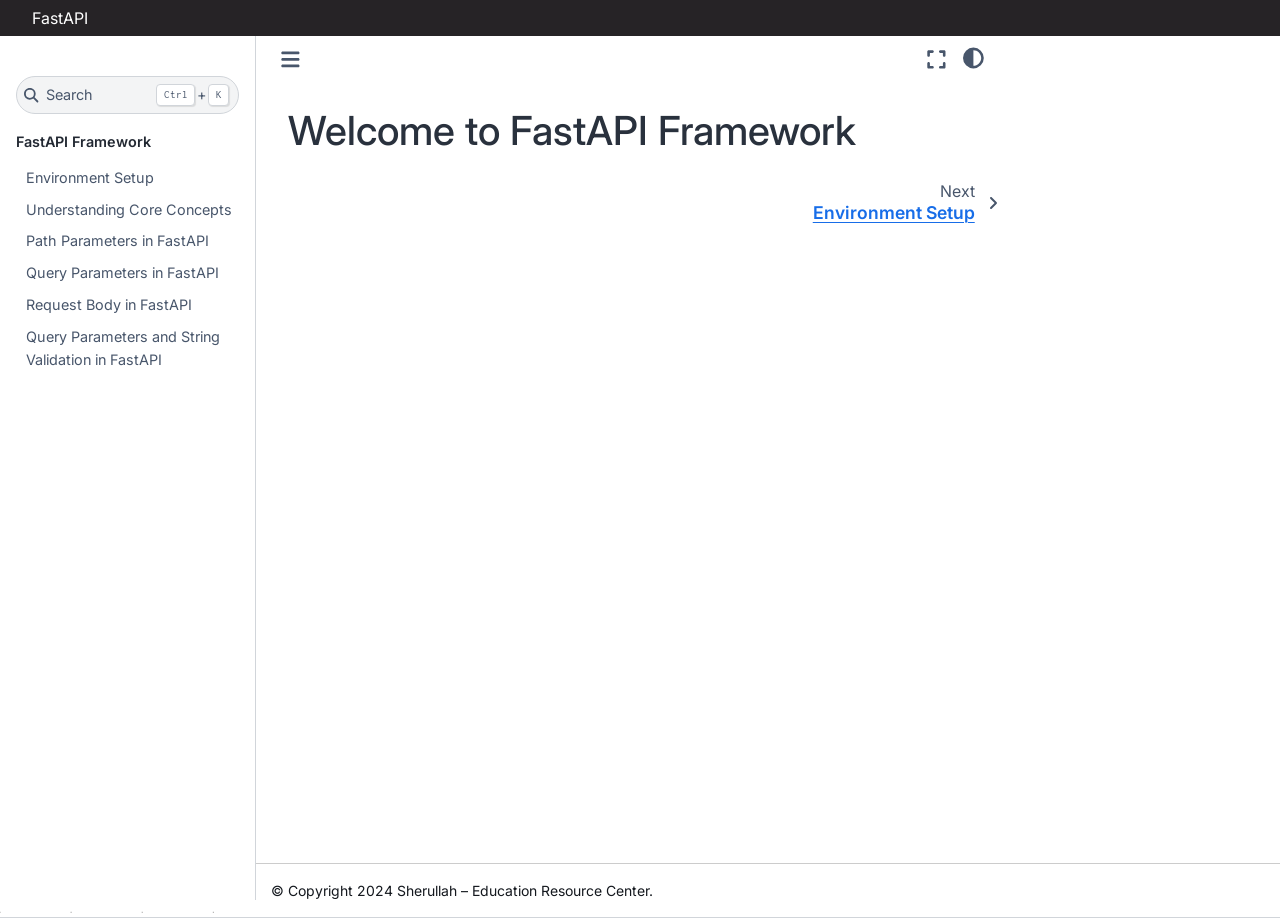
<file: fastapi/index.html>
<!DOCTYPE html>


<html lang="en" data-content_root="./" >

  <head>
    <meta charset="utf-8" />
    <meta name="viewport" content="width=device-width, initial-scale=1.0" /><meta name="viewport" content="width=device-width, initial-scale=1" />

    <title>Welcome to FastAPI Framework &#8212; FastAPI</title>
  
  
  
  <script data-cfasync="false">
    document.documentElement.dataset.mode = localStorage.getItem("mode") || "";
    document.documentElement.dataset.theme = localStorage.getItem("theme") || "";
  </script>
  
  <!-- Loaded before other Sphinx assets -->
  <link href="_static/styles/theme.css?digest=dfe6caa3a7d634c4db9b" rel="stylesheet" />
<link href="_static/styles/bootstrap.css?digest=dfe6caa3a7d634c4db9b" rel="stylesheet" />
<link href="_static/styles/pydata-sphinx-theme.css?digest=dfe6caa3a7d634c4db9b" rel="stylesheet" />

  
  <link href="_static/vendor/fontawesome/6.5.2/css/all.min.css?digest=dfe6caa3a7d634c4db9b" rel="stylesheet" />
  <link rel="preload" as="font" type="font/woff2" crossorigin href="_static/vendor/fontawesome/6.5.2/webfonts/fa-solid-900.woff2" />
<link rel="preload" as="font" type="font/woff2" crossorigin href="_static/vendor/fontawesome/6.5.2/webfonts/fa-brands-400.woff2" />
<link rel="preload" as="font" type="font/woff2" crossorigin href="_static/vendor/fontawesome/6.5.2/webfonts/fa-regular-400.woff2" />

    <link rel="stylesheet" type="text/css" href="_static/pygments.css?v=873836d9" />
    <link rel="stylesheet" type="text/css" href="_static/css/style.css?v=d6ed2d86" />
    <link rel="stylesheet" type="text/css" href="_static/copybutton.css?v=76b2166b" />
    <link rel="stylesheet" type="text/css" href="_static/sphinx-design.min.css?v=95c83b7e" />
    <link rel="stylesheet" type="text/css" href="_static/css/custom.css?v=67d5fe8a" />
    <link rel="stylesheet" type="text/css" href="_static/css/ad_style.css?v=34d129f9" />
    <link rel="stylesheet" type="text/css" href="_static/css/navbar-scroll.css?v=4d5946c0" />
  
  <!-- Pre-loaded scripts that we'll load fully later -->
  <link rel="preload" as="script" href="_static/scripts/bootstrap.js?digest=dfe6caa3a7d634c4db9b" />
<link rel="preload" as="script" href="_static/scripts/pydata-sphinx-theme.js?digest=dfe6caa3a7d634c4db9b" />
  <script src="_static/vendor/fontawesome/6.5.2/js/all.min.js?digest=dfe6caa3a7d634c4db9b"></script>

    <script src="_static/documentation_options.js?v=f9c1cefe"></script>
    <script src="_static/doctools.js?v=9a2dae69"></script>
    <script src="_static/sphinx_highlight.js?v=dc90522c"></script>
    <script src="_static/clipboard.min.js?v=a7894cd8"></script>
    <script src="_static/copybutton.js?v=f281be69"></script>
    <script src="_static/scripts/sphinx-book-theme.js?v=887ef09a"></script>
    <script src="_static/design-tabs.js?v=f930bc37"></script>
    <script>DOCUMENTATION_OPTIONS.pagename = 'index';</script>
    <script src="_static/js/custom.js?v=6f0278c6"></script>
    <script src="_static/js/navbar-scroll.js?v=cb524ae2"></script>
    <link rel="icon" href="_static/sherullah.png"/>
    <link rel="index" title="Index" href="genindex.html" />
    <link rel="search" title="Search" href="search.html" />
    <link rel="next" title="Environment Setup" href="fastapi/environment_setup.html" />
  <meta name="viewport" content="width=device-width, initial-scale=1"/>
  <meta name="docsearch:language" content="en"/>
  </head>
  
  
  <body data-bs-spy="scroll" data-bs-target=".bd-toc-nav" data-offset="180" data-bs-root-margin="0px 0px -60%" data-default-mode="">

  
  
  <div id="pst-skip-link" class="skip-link d-print-none"><a href="#main-content">Skip to main content</a></div>
<!-- Google Tag Manager (noscript) -->
<noscript
  ><iframe
    src="https://www.googletagmanager.com/ns.html?id=GTM-P4GQM59"
    height="0"
    width="0"
    style="display: none; visibility: hidden"
  ></iframe
></noscript>
<!-- End Google Tag Manager (noscript) -->

<nav class="dask-nav container-fluid">
  <ul>
    <li class="logo">
      <a href="https://docs.dask.org/">
        <img
          class="caption"
          src="_static/images/dask-horizontal-white.svg"
        />
      </a>
    </li>

    <li>
      <a href="https://docs.dask.org/">Dask</a>
    </li>

    <li>
      <a href="https://distributed.dask.org/">Distributed</a>
    </li>

    <li>
      <a href="https://ml.dask.org/">Dask ML</a>
    </li>

    <li>
      <a href="https://examples.dask.org/">Examples</a>
    </li>

    <li>
      <a href="https://docs.dask.org/en/latest/ecosystem.html">Ecosystem</a>
    </li>

    <li>
      <a href="https://docs.dask.org/en/latest/support.html">Community</a>
    </li>
  </ul>
</nav>


  
  <div id="pst-scroll-pixel-helper"></div>
  
  <button type="button" class="btn rounded-pill" id="pst-back-to-top">
    <i class="fa-solid fa-arrow-up"></i>Back to top</button>

  
  <input type="checkbox"
          class="sidebar-toggle"
          id="pst-primary-sidebar-checkbox"/>
  <label class="overlay overlay-primary" for="pst-primary-sidebar-checkbox"></label>
  
  <input type="checkbox"
          class="sidebar-toggle"
          id="pst-secondary-sidebar-checkbox"/>
  <label class="overlay overlay-secondary" for="pst-secondary-sidebar-checkbox"></label>
  
  <div class="search-button__wrapper">
    <div class="search-button__overlay"></div>
    <div class="search-button__search-container">
<form class="bd-search d-flex align-items-center"
      action="search.html"
      method="get">
  <i class="fa-solid fa-magnifying-glass"></i>
  <input type="search"
         class="form-control"
         name="q"
         id="search-input"
         placeholder="Search..."
         aria-label="Search..."
         autocomplete="off"
         autocorrect="off"
         autocapitalize="off"
         spellcheck="false"/>
  <span class="search-button__kbd-shortcut"><kbd class="kbd-shortcut__modifier">Ctrl</kbd>+<kbd>K</kbd></span>
</form></div>
  </div>

  <div class="pst-async-banner-revealer d-none">
  <aside id="bd-header-version-warning" class="d-none d-print-none" aria-label="Version warning"></aside>
</div>

  
<nav class="dask-nav container-fluid navbar-scroll-wrap">

    <!-- Left arrow -->
  <button class="scroll-btn scroll-left" id="navLeft" aria-label="Scroll left">
    &#10094;
  </button>

  <ul class="nav-scroll" id="nav-scroll">

    <!-- Home = external site
    <li>
      <a href="" target="_blank" rel="noopener" class="nav-icon">
        <img src="_static/images/logo/home48.png" alt="Home" />
      </a>
    </li>
 -->
    <!-- pathto inside repository project-->
    <li class="">
      <a href="#">FastAPI</a>
    </li>
  </ul>


  <!-- Right arrow -->
  <button class="scroll-btn scroll-right" id="navRight" aria-label="Scroll right">
    &#10095;
  </button>
</nav>


  <div class="bd-container">
    <div class="bd-container__inner bd-page-width">
      
      
      
        
      
      <div class="bd-sidebar-primary bd-sidebar">
        

  
  <div class="sidebar-header-items sidebar-primary__section">
    
    
    
    
  </div>
  
    <div class="sidebar-primary-items__start sidebar-primary__section">
        <div class="sidebar-primary-item">

  

<a class="navbar-brand logo" href="_static/images/dask-horizontal-white.svg">
  
  
  
  
  
  
    <p class="title logo__title">FastAPI</p>
  
</a></div>
        <div class="sidebar-primary-item">

 <script>
 document.write(`
   <button class="btn search-button-field search-button__button" title="Search" aria-label="Search" data-bs-placement="bottom" data-bs-toggle="tooltip">
    <i class="fa-solid fa-magnifying-glass"></i>
    <span class="search-button__default-text">Search</span>
    <span class="search-button__kbd-shortcut"><kbd class="kbd-shortcut__modifier">Ctrl</kbd>+<kbd class="kbd-shortcut__modifier">K</kbd></span>
   </button>
 `);
 </script></div>
        <div class="sidebar-primary-item"><nav class="bd-links bd-docs-nav" aria-label="Main">
    <div class="bd-toc-item navbar-nav active">
        <p aria-level="2" class="caption" role="heading"><span class="caption-text">FastAPI Framework</span></p>
<ul class="nav bd-sidenav">
<li class="toctree-l1"><a class="reference internal" href="fastapi/environment_setup.html">Environment Setup</a></li>
<li class="toctree-l1"><a class="reference internal" href="fastapi/understanding_core_concepts.html">Understanding Core Concepts</a></li>
<li class="toctree-l1"><a class="reference internal" href="fastapi/path_parameters.html">Path Parameters in FastAPI</a></li>
<li class="toctree-l1"><a class="reference internal" href="fastapi/query_parameters.html">Query Parameters in FastAPI</a></li>
<li class="toctree-l1"><a class="reference internal" href="fastapi/request_body.html">Request Body in FastAPI</a></li>
<li class="toctree-l1"><a class="reference internal" href="fastapi/query_parameters_and_string_validation.html">Query Parameters and String Validation in FastAPI</a></li>
</ul>

    </div>
</nav></div>
    </div>
  
  
  <div class="sidebar-primary-items__end sidebar-primary__section">
  </div>
  
  <div id="rtd-footer-container"></div>


      </div>
      
      <main id="main-content" class="bd-main" role="main">
        
        

<div class="sbt-scroll-pixel-helper"></div>

          <div class="bd-content">
            <div class="bd-article-container">
              
              <div class="bd-header-article d-print-none">
<div class="header-article-items header-article__inner">
  
    <div class="header-article-items__start">
      
        <div class="header-article-item"><button class="sidebar-toggle primary-toggle btn btn-sm" title="Toggle primary sidebar" data-bs-placement="bottom" data-bs-toggle="tooltip">
  <span class="fa-solid fa-bars"></span>
</button></div>
      
    </div>
  
  
    <div class="header-article-items__end">
      
        <div class="header-article-item">

<div class="article-header-buttons">



<button onclick="toggleFullScreen()"
  class="btn btn-sm btn-fullscreen-button"
  title="Fullscreen mode"
  data-bs-placement="bottom" data-bs-toggle="tooltip"
>
  

<span class="btn__icon-container">
  <i class="fas fa-expand"></i>
  </span>

</button>



<script>
document.write(`
  <button class="btn btn-sm nav-link pst-navbar-icon theme-switch-button" title="light/dark" aria-label="light/dark" data-bs-placement="bottom" data-bs-toggle="tooltip">
    <i class="theme-switch fa-solid fa-sun fa-lg" data-mode="light"></i>
    <i class="theme-switch fa-solid fa-moon fa-lg" data-mode="dark"></i>
    <i class="theme-switch fa-solid fa-circle-half-stroke fa-lg" data-mode="auto"></i>
  </button>
`);
</script>


<script>
document.write(`
  <button class="btn btn-sm pst-navbar-icon search-button search-button__button" title="Search" aria-label="Search" data-bs-placement="bottom" data-bs-toggle="tooltip">
    <i class="fa-solid fa-magnifying-glass fa-lg"></i>
  </button>
`);
</script>

</div></div>
      
    </div>
  
</div>
</div>
              
              

<div id="jb-print-docs-body" class="onlyprint">
    <h1>Welcome to FastAPI Framework</h1>
    <!-- Table of contents -->
    <div id="print-main-content">
        <div id="jb-print-toc">
            
        </div>
    </div>
</div>

              
                
<div id="searchbox"></div>
                <article class="bd-article">
                  
  <section id="welcome-to-fastapi-framework">
<h1>Welcome to FastAPI Framework<a class="headerlink" href="#welcome-to-fastapi-framework" title="Link to this heading">#</a></h1>
<div class="toctree-wrapper compound">
</div>
</section>


                </article>
              

              
              
              
              
                <footer class="prev-next-footer d-print-none">
                  
<div class="prev-next-area">
    <a class="right-next"
       href="fastapi/environment_setup.html"
       title="next page">
      <div class="prev-next-info">
        <p class="prev-next-subtitle">next</p>
        <p class="prev-next-title">Environment Setup</p>
      </div>
      <i class="fa-solid fa-angle-right"></i>
    </a>
</div>
                </footer>
              
            </div>
            
            
              
            
          </div>
          <footer class="bd-footer-content">
            
<div class="bd-footer-content__inner container">
  
  <div class="footer-item">
    
  </div>
  
  <div class="footer-item">
    

  <p class="copyright">
    
      © Copyright 2024 Sherullah – Education Resource Center.
      <br/>
    
  </p>

  </div>
  
  <div class="footer-item">
    
  </div>
  
  <div class="footer-item">
    
  </div>
  
</div>
          </footer>
        

      </main>
    </div>
  </div>
  
  <!-- Scripts loaded after <body> so the DOM is not blocked -->
  <script src="_static/scripts/bootstrap.js?digest=dfe6caa3a7d634c4db9b"></script>
<script src="_static/scripts/pydata-sphinx-theme.js?digest=dfe6caa3a7d634c4db9b"></script>

<!-- Google Tag Manager -->
<script>
  (function (w, d, s, l, i) {
    w[l] = w[l] || [];
    w[l].push({
      "gtm.start": new Date().getTime(),
      event: "gtm.js",
    });
    var f = d.getElementsByTagName(s)[0],
      j = d.createElement(s),
      dl = l != "dataLayer" ? "&l=" + l : "";
    j.async = true;
    j.src = "https://www.googletagmanager.com/gtm.js?id=" + i + dl;
    f.parentNode.insertBefore(j, f);
  })(
    window,
    document,
    "script",
    "dataLayer",
    "GTM-P4GQM59"
  );
</script>
<!-- End Google Tag Manager -->


  <footer class="bd-footer">
  </footer>
  </body>
</html>
</file>
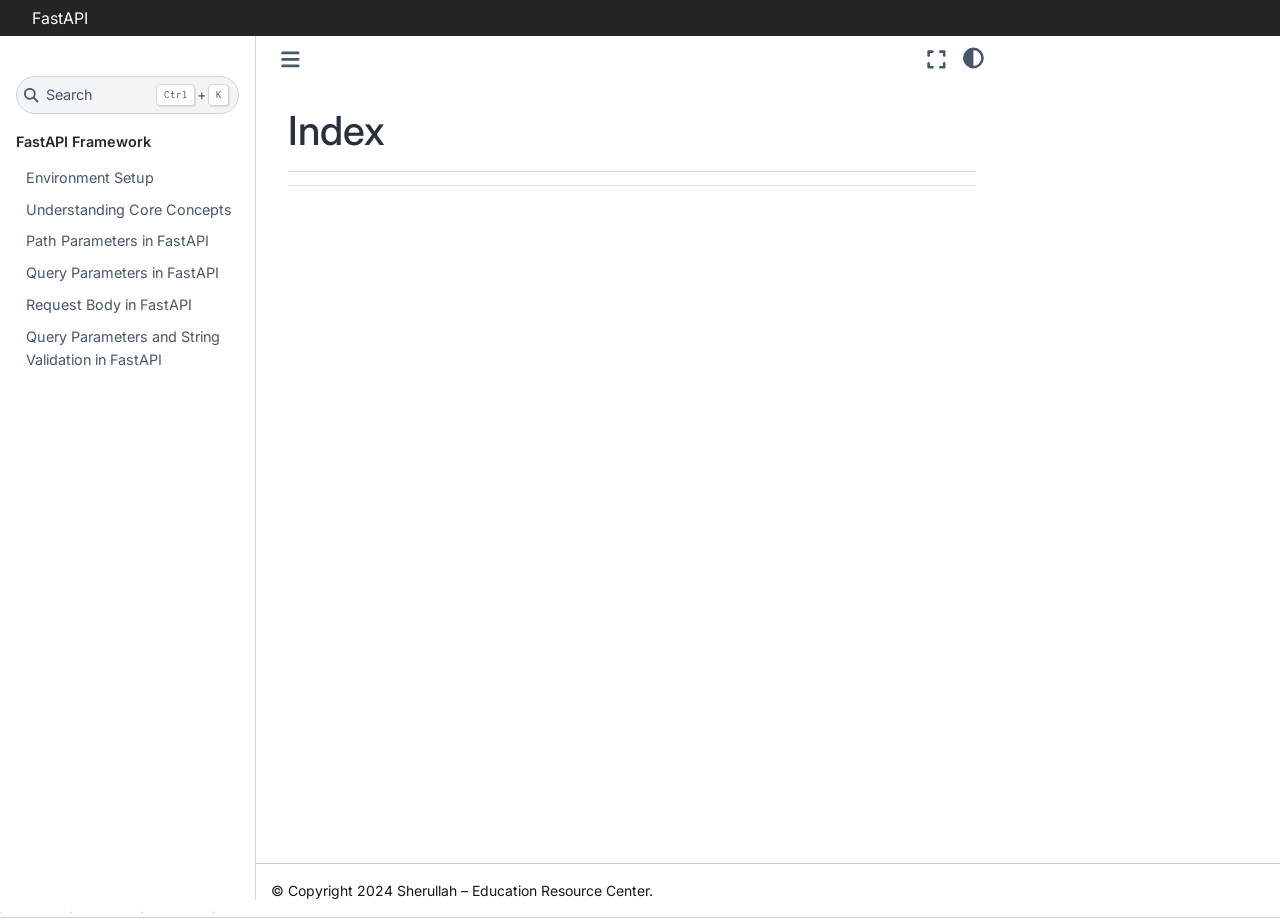
<file: fastapi/genindex.html>
<!DOCTYPE html>


<html lang="en" data-content_root="./" >

  <head>
    <meta charset="utf-8" />
    <meta name="viewport" content="width=device-width, initial-scale=1.0" />
    <title>Index &#8212; FastAPI</title>
  
  
  
  <script data-cfasync="false">
    document.documentElement.dataset.mode = localStorage.getItem("mode") || "";
    document.documentElement.dataset.theme = localStorage.getItem("theme") || "";
  </script>
  
  <!-- Loaded before other Sphinx assets -->
  <link href="_static/styles/theme.css?digest=dfe6caa3a7d634c4db9b" rel="stylesheet" />
<link href="_static/styles/bootstrap.css?digest=dfe6caa3a7d634c4db9b" rel="stylesheet" />
<link href="_static/styles/pydata-sphinx-theme.css?digest=dfe6caa3a7d634c4db9b" rel="stylesheet" />

  
  <link href="_static/vendor/fontawesome/6.5.2/css/all.min.css?digest=dfe6caa3a7d634c4db9b" rel="stylesheet" />
  <link rel="preload" as="font" type="font/woff2" crossorigin href="_static/vendor/fontawesome/6.5.2/webfonts/fa-solid-900.woff2" />
<link rel="preload" as="font" type="font/woff2" crossorigin href="_static/vendor/fontawesome/6.5.2/webfonts/fa-brands-400.woff2" />
<link rel="preload" as="font" type="font/woff2" crossorigin href="_static/vendor/fontawesome/6.5.2/webfonts/fa-regular-400.woff2" />

    <link rel="stylesheet" type="text/css" href="_static/pygments.css?v=873836d9" />
    <link rel="stylesheet" type="text/css" href="_static/css/style.css?v=d6ed2d86" />
    <link rel="stylesheet" type="text/css" href="_static/copybutton.css?v=76b2166b" />
    <link rel="stylesheet" type="text/css" href="_static/sphinx-design.min.css?v=95c83b7e" />
    <link rel="stylesheet" type="text/css" href="_static/css/custom.css?v=67d5fe8a" />
    <link rel="stylesheet" type="text/css" href="_static/css/ad_style.css?v=34d129f9" />
    <link rel="stylesheet" type="text/css" href="_static/css/navbar-scroll.css?v=4d5946c0" />
  
  <!-- Pre-loaded scripts that we'll load fully later -->
  <link rel="preload" as="script" href="_static/scripts/bootstrap.js?digest=dfe6caa3a7d634c4db9b" />
<link rel="preload" as="script" href="_static/scripts/pydata-sphinx-theme.js?digest=dfe6caa3a7d634c4db9b" />
  <script src="_static/vendor/fontawesome/6.5.2/js/all.min.js?digest=dfe6caa3a7d634c4db9b"></script>

    <script src="_static/documentation_options.js?v=f9c1cefe"></script>
    <script src="_static/doctools.js?v=9a2dae69"></script>
    <script src="_static/sphinx_highlight.js?v=dc90522c"></script>
    <script src="_static/clipboard.min.js?v=a7894cd8"></script>
    <script src="_static/copybutton.js?v=f281be69"></script>
    <script src="_static/scripts/sphinx-book-theme.js?v=887ef09a"></script>
    <script src="_static/design-tabs.js?v=f930bc37"></script>
    <script>DOCUMENTATION_OPTIONS.pagename = 'genindex';</script>
    <script src="_static/js/custom.js?v=6f0278c6"></script>
    <script src="_static/js/navbar-scroll.js?v=cb524ae2"></script>
    <link rel="icon" href="_static/sherullah.png"/>
    <link rel="index" title="Index" href="#" />
    <link rel="search" title="Search" href="search.html" />
  <meta name="viewport" content="width=device-width, initial-scale=1"/>
  <meta name="docsearch:language" content="en"/>
  </head>
  
  
  <body data-bs-spy="scroll" data-bs-target=".bd-toc-nav" data-offset="180" data-bs-root-margin="0px 0px -60%" data-default-mode="">

  
  
  <div id="pst-skip-link" class="skip-link d-print-none"><a href="#main-content">Skip to main content</a></div>
<!-- Google Tag Manager (noscript) -->
<noscript
  ><iframe
    src="https://www.googletagmanager.com/ns.html?id=GTM-P4GQM59"
    height="0"
    width="0"
    style="display: none; visibility: hidden"
  ></iframe
></noscript>
<!-- End Google Tag Manager (noscript) -->

<nav class="dask-nav container-fluid">
  <ul>
    <li class="logo">
      <a href="https://docs.dask.org/">
        <img
          class="caption"
          src="_static/images/dask-horizontal-white.svg"
        />
      </a>
    </li>

    <li>
      <a href="https://docs.dask.org/">Dask</a>
    </li>

    <li>
      <a href="https://distributed.dask.org/">Distributed</a>
    </li>

    <li>
      <a href="https://ml.dask.org/">Dask ML</a>
    </li>

    <li>
      <a href="https://examples.dask.org/">Examples</a>
    </li>

    <li>
      <a href="https://docs.dask.org/en/latest/ecosystem.html">Ecosystem</a>
    </li>

    <li>
      <a href="https://docs.dask.org/en/latest/support.html">Community</a>
    </li>
  </ul>
</nav>


  
  <div id="pst-scroll-pixel-helper"></div>
  
  <button type="button" class="btn rounded-pill" id="pst-back-to-top">
    <i class="fa-solid fa-arrow-up"></i>Back to top</button>

  
  <input type="checkbox"
          class="sidebar-toggle"
          id="pst-primary-sidebar-checkbox"/>
  <label class="overlay overlay-primary" for="pst-primary-sidebar-checkbox"></label>
  
  <input type="checkbox"
          class="sidebar-toggle"
          id="pst-secondary-sidebar-checkbox"/>
  <label class="overlay overlay-secondary" for="pst-secondary-sidebar-checkbox"></label>
  
  <div class="search-button__wrapper">
    <div class="search-button__overlay"></div>
    <div class="search-button__search-container">
<form class="bd-search d-flex align-items-center"
      action="search.html"
      method="get">
  <i class="fa-solid fa-magnifying-glass"></i>
  <input type="search"
         class="form-control"
         name="q"
         id="search-input"
         placeholder="Search..."
         aria-label="Search..."
         autocomplete="off"
         autocorrect="off"
         autocapitalize="off"
         spellcheck="false"/>
  <span class="search-button__kbd-shortcut"><kbd class="kbd-shortcut__modifier">Ctrl</kbd>+<kbd>K</kbd></span>
</form></div>
  </div>

  <div class="pst-async-banner-revealer d-none">
  <aside id="bd-header-version-warning" class="d-none d-print-none" aria-label="Version warning"></aside>
</div>

  
<nav class="dask-nav container-fluid navbar-scroll-wrap">

    <!-- Left arrow -->
  <button class="scroll-btn scroll-left" id="navLeft" aria-label="Scroll left">
    &#10094;
  </button>

  <ul class="nav-scroll" id="nav-scroll">

    <!-- Home = external site
    <li>
      <a href="" target="_blank" rel="noopener" class="nav-icon">
        <img src="_static/images/logo/home48.png" alt="Home" />
      </a>
    </li>
 -->
    <!-- pathto inside repository project-->
    <li class="">
      <a href="index.html">FastAPI</a>
    </li>
  </ul>


  <!-- Right arrow -->
  <button class="scroll-btn scroll-right" id="navRight" aria-label="Scroll right">
    &#10095;
  </button>
</nav>


  <div class="bd-container">
    <div class="bd-container__inner bd-page-width">
      
      
      
        
      
      <div class="bd-sidebar-primary bd-sidebar">
        

  
  <div class="sidebar-header-items sidebar-primary__section">
    
    
    
    
  </div>
  
    <div class="sidebar-primary-items__start sidebar-primary__section">
        <div class="sidebar-primary-item">

  

<a class="navbar-brand logo" href="_static/images/dask-horizontal-white.svg">
  
  
  
  
  
  
    <p class="title logo__title">FastAPI</p>
  
</a></div>
        <div class="sidebar-primary-item">

 <script>
 document.write(`
   <button class="btn search-button-field search-button__button" title="Search" aria-label="Search" data-bs-placement="bottom" data-bs-toggle="tooltip">
    <i class="fa-solid fa-magnifying-glass"></i>
    <span class="search-button__default-text">Search</span>
    <span class="search-button__kbd-shortcut"><kbd class="kbd-shortcut__modifier">Ctrl</kbd>+<kbd class="kbd-shortcut__modifier">K</kbd></span>
   </button>
 `);
 </script></div>
        <div class="sidebar-primary-item"><nav class="bd-links bd-docs-nav" aria-label="Main">
    <div class="bd-toc-item navbar-nav active">
        <p aria-level="2" class="caption" role="heading"><span class="caption-text">FastAPI Framework</span></p>
<ul class="nav bd-sidenav">
<li class="toctree-l1"><a class="reference internal" href="fastapi/environment_setup.html">Environment Setup</a></li>
<li class="toctree-l1"><a class="reference internal" href="fastapi/understanding_core_concepts.html">Understanding Core Concepts</a></li>
<li class="toctree-l1"><a class="reference internal" href="fastapi/path_parameters.html">Path Parameters in FastAPI</a></li>
<li class="toctree-l1"><a class="reference internal" href="fastapi/query_parameters.html">Query Parameters in FastAPI</a></li>
<li class="toctree-l1"><a class="reference internal" href="fastapi/request_body.html">Request Body in FastAPI</a></li>
<li class="toctree-l1"><a class="reference internal" href="fastapi/query_parameters_and_string_validation.html">Query Parameters and String Validation in FastAPI</a></li>
</ul>

    </div>
</nav></div>
    </div>
  
  
  <div class="sidebar-primary-items__end sidebar-primary__section">
  </div>
  
  <div id="rtd-footer-container"></div>


      </div>
      
      <main id="main-content" class="bd-main" role="main">
        
        

<div class="sbt-scroll-pixel-helper"></div>

          <div class="bd-content">
            <div class="bd-article-container">
              
              <div class="bd-header-article d-print-none">
<div class="header-article-items header-article__inner">
  
    <div class="header-article-items__start">
      
        <div class="header-article-item"><button class="sidebar-toggle primary-toggle btn btn-sm" title="Toggle primary sidebar" data-bs-placement="bottom" data-bs-toggle="tooltip">
  <span class="fa-solid fa-bars"></span>
</button></div>
      
    </div>
  
  
    <div class="header-article-items__end">
      
        <div class="header-article-item">

<div class="article-header-buttons">



<button onclick="toggleFullScreen()"
  class="btn btn-sm btn-fullscreen-button"
  title="Fullscreen mode"
  data-bs-placement="bottom" data-bs-toggle="tooltip"
>
  

<span class="btn__icon-container">
  <i class="fas fa-expand"></i>
  </span>

</button>



<script>
document.write(`
  <button class="btn btn-sm nav-link pst-navbar-icon theme-switch-button" title="light/dark" aria-label="light/dark" data-bs-placement="bottom" data-bs-toggle="tooltip">
    <i class="theme-switch fa-solid fa-sun fa-lg" data-mode="light"></i>
    <i class="theme-switch fa-solid fa-moon fa-lg" data-mode="dark"></i>
    <i class="theme-switch fa-solid fa-circle-half-stroke fa-lg" data-mode="auto"></i>
  </button>
`);
</script>


<script>
document.write(`
  <button class="btn btn-sm pst-navbar-icon search-button search-button__button" title="Search" aria-label="Search" data-bs-placement="bottom" data-bs-toggle="tooltip">
    <i class="fa-solid fa-magnifying-glass fa-lg"></i>
  </button>
`);
</script>

</div></div>
      
    </div>
  
</div>
</div>
              
              

<div id="jb-print-docs-body" class="onlyprint">
    <h1></h1>
    <!-- Table of contents -->
    <div id="print-main-content">
        <div id="jb-print-toc">
            
        </div>
    </div>
</div>

              
                
<div id="searchbox"></div>
                <article class="bd-article">
                  

<h1 id="index">Index</h1>

<div class="genindex-jumpbox">
 
</div>


                </article>
              

              
              
              
              
                <footer class="prev-next-footer d-print-none">
                  
<div class="prev-next-area">
</div>
                </footer>
              
            </div>
            
            
              
            
          </div>
          <footer class="bd-footer-content">
            
<div class="bd-footer-content__inner container">
  
  <div class="footer-item">
    
  </div>
  
  <div class="footer-item">
    

  <p class="copyright">
    
      © Copyright 2024 Sherullah – Education Resource Center.
      <br/>
    
  </p>

  </div>
  
  <div class="footer-item">
    
  </div>
  
  <div class="footer-item">
    
  </div>
  
</div>
          </footer>
        

      </main>
    </div>
  </div>
  
  <!-- Scripts loaded after <body> so the DOM is not blocked -->
  <script src="_static/scripts/bootstrap.js?digest=dfe6caa3a7d634c4db9b"></script>
<script src="_static/scripts/pydata-sphinx-theme.js?digest=dfe6caa3a7d634c4db9b"></script>

<!-- Google Tag Manager -->
<script>
  (function (w, d, s, l, i) {
    w[l] = w[l] || [];
    w[l].push({
      "gtm.start": new Date().getTime(),
      event: "gtm.js",
    });
    var f = d.getElementsByTagName(s)[0],
      j = d.createElement(s),
      dl = l != "dataLayer" ? "&l=" + l : "";
    j.async = true;
    j.src = "https://www.googletagmanager.com/gtm.js?id=" + i + dl;
    f.parentNode.insertBefore(j, f);
  })(
    window,
    document,
    "script",
    "dataLayer",
    "GTM-P4GQM59"
  );
</script>
<!-- End Google Tag Manager -->


  <footer class="bd-footer">
  </footer>
  </body>
</html>
</file>
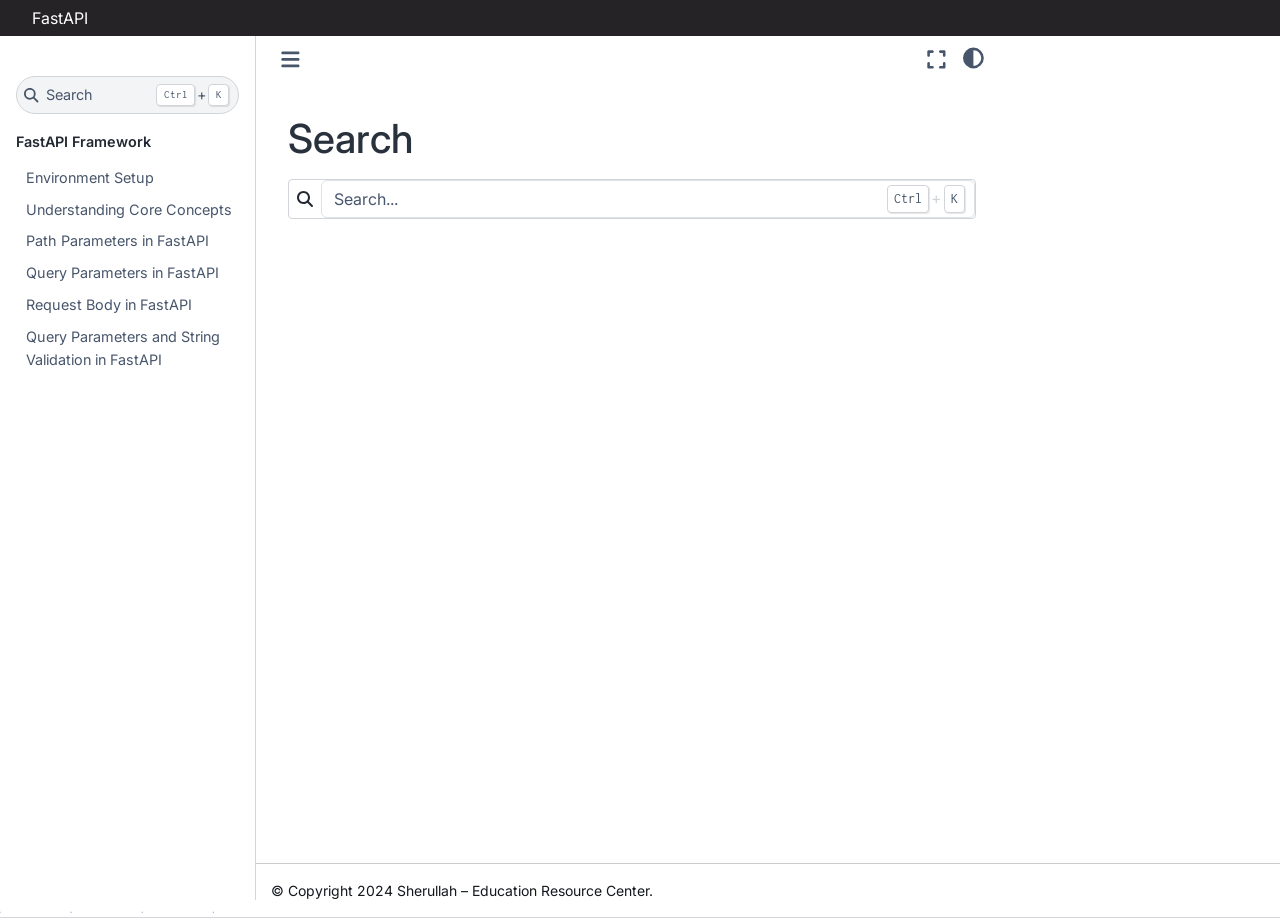
<file: fastapi/search.html>
<!DOCTYPE html>


<html lang="en" data-content_root="./" >

  <head>
    <meta charset="utf-8" />
    <meta name="viewport" content="width=device-width, initial-scale=1.0" /><title>Search - FastAPI</title>
  
  
  
  <script data-cfasync="false">
    document.documentElement.dataset.mode = localStorage.getItem("mode") || "";
    document.documentElement.dataset.theme = localStorage.getItem("theme") || "";
  </script>
  
  <!-- Loaded before other Sphinx assets -->
  <link href="_static/styles/theme.css?digest=dfe6caa3a7d634c4db9b" rel="stylesheet" />
<link href="_static/styles/bootstrap.css?digest=dfe6caa3a7d634c4db9b" rel="stylesheet" />
<link href="_static/styles/pydata-sphinx-theme.css?digest=dfe6caa3a7d634c4db9b" rel="stylesheet" />

  
  <link href="_static/vendor/fontawesome/6.5.2/css/all.min.css?digest=dfe6caa3a7d634c4db9b" rel="stylesheet" />
  <link rel="preload" as="font" type="font/woff2" crossorigin href="_static/vendor/fontawesome/6.5.2/webfonts/fa-solid-900.woff2" />
<link rel="preload" as="font" type="font/woff2" crossorigin href="_static/vendor/fontawesome/6.5.2/webfonts/fa-brands-400.woff2" />
<link rel="preload" as="font" type="font/woff2" crossorigin href="_static/vendor/fontawesome/6.5.2/webfonts/fa-regular-400.woff2" />

    <link rel="stylesheet" type="text/css" href="_static/pygments.css?v=873836d9" />
    <link rel="stylesheet" type="text/css" href="_static/css/style.css?v=d6ed2d86" />
    <link rel="stylesheet" type="text/css" href="_static/copybutton.css?v=76b2166b" />
    <link rel="stylesheet" type="text/css" href="_static/sphinx-design.min.css?v=95c83b7e" />
    <link rel="stylesheet" type="text/css" href="_static/css/custom.css?v=67d5fe8a" />
    <link rel="stylesheet" type="text/css" href="_static/css/ad_style.css?v=34d129f9" />
    <link rel="stylesheet" type="text/css" href="_static/css/navbar-scroll.css?v=4d5946c0" />
  
  <!-- Pre-loaded scripts that we'll load fully later -->
  <link rel="preload" as="script" href="_static/scripts/bootstrap.js?digest=dfe6caa3a7d634c4db9b" />
<link rel="preload" as="script" href="_static/scripts/pydata-sphinx-theme.js?digest=dfe6caa3a7d634c4db9b" />
  <script src="_static/vendor/fontawesome/6.5.2/js/all.min.js?digest=dfe6caa3a7d634c4db9b"></script>

    <script src="_static/documentation_options.js?v=f9c1cefe"></script>
    <script src="_static/doctools.js?v=9a2dae69"></script>
    <script src="_static/sphinx_highlight.js?v=dc90522c"></script>
    <script src="_static/clipboard.min.js?v=a7894cd8"></script>
    <script src="_static/copybutton.js?v=f281be69"></script>
    <script src="_static/scripts/sphinx-book-theme.js?v=887ef09a"></script>
    <script src="_static/design-tabs.js?v=f930bc37"></script>
    <script>DOCUMENTATION_OPTIONS.pagename = 'search';</script>
    <script src="_static/js/custom.js?v=6f0278c6"></script>
    <script src="_static/js/navbar-scroll.js?v=cb524ae2"></script>
  <script src="_static/searchtools.js"></script>
  <script src="_static/language_data.js"></script>
  <script src="searchindex.js"></script>
    <link rel="icon" href="_static/sherullah.png"/>
    <link rel="index" title="Index" href="genindex.html" />
    <link rel="search" title="Search" href="#" />
  <meta name="viewport" content="width=device-width, initial-scale=1"/>
  <meta name="docsearch:language" content="en"/>
  </head>
  
  
  <body data-bs-spy="scroll" data-bs-target=".bd-toc-nav" data-offset="180" data-bs-root-margin="0px 0px -60%" data-default-mode="">

  
  
  <div id="pst-skip-link" class="skip-link d-print-none"><a href="#main-content">Skip to main content</a></div>
<!-- Google Tag Manager (noscript) -->
<noscript
  ><iframe
    src="https://www.googletagmanager.com/ns.html?id=GTM-P4GQM59"
    height="0"
    width="0"
    style="display: none; visibility: hidden"
  ></iframe
></noscript>
<!-- End Google Tag Manager (noscript) -->

<nav class="dask-nav container-fluid">
  <ul>
    <li class="logo">
      <a href="https://docs.dask.org/">
        <img
          class="caption"
          src="_static/images/dask-horizontal-white.svg"
        />
      </a>
    </li>

    <li>
      <a href="https://docs.dask.org/">Dask</a>
    </li>

    <li>
      <a href="https://distributed.dask.org/">Distributed</a>
    </li>

    <li>
      <a href="https://ml.dask.org/">Dask ML</a>
    </li>

    <li>
      <a href="https://examples.dask.org/">Examples</a>
    </li>

    <li>
      <a href="https://docs.dask.org/en/latest/ecosystem.html">Ecosystem</a>
    </li>

    <li>
      <a href="https://docs.dask.org/en/latest/support.html">Community</a>
    </li>
  </ul>
</nav>


  
  <div id="pst-scroll-pixel-helper"></div>
  
  <button type="button" class="btn rounded-pill" id="pst-back-to-top">
    <i class="fa-solid fa-arrow-up"></i>Back to top</button>

  
  <input type="checkbox"
          class="sidebar-toggle"
          id="pst-primary-sidebar-checkbox"/>
  <label class="overlay overlay-primary" for="pst-primary-sidebar-checkbox"></label>
  
  <input type="checkbox"
          class="sidebar-toggle"
          id="pst-secondary-sidebar-checkbox"/>
  <label class="overlay overlay-secondary" for="pst-secondary-sidebar-checkbox"></label>
  
  <div class="search-button__wrapper">
    <div class="search-button__overlay"></div>
    <div class="search-button__search-container">
<form class="bd-search d-flex align-items-center"
      action="#"
      method="get">
  <i class="fa-solid fa-magnifying-glass"></i>
  <input type="search"
         class="form-control"
         name="q"
         id="search-input"
         placeholder="Search..."
         aria-label="Search..."
         autocomplete="off"
         autocorrect="off"
         autocapitalize="off"
         spellcheck="false"/>
  <span class="search-button__kbd-shortcut"><kbd class="kbd-shortcut__modifier">Ctrl</kbd>+<kbd>K</kbd></span>
</form></div>
  </div>

  <div class="pst-async-banner-revealer d-none">
  <aside id="bd-header-version-warning" class="d-none d-print-none" aria-label="Version warning"></aside>
</div>

  
<nav class="dask-nav container-fluid navbar-scroll-wrap">

    <!-- Left arrow -->
  <button class="scroll-btn scroll-left" id="navLeft" aria-label="Scroll left">
    &#10094;
  </button>

  <ul class="nav-scroll" id="nav-scroll">

    <!-- Home = external site
    <li>
      <a href="" target="_blank" rel="noopener" class="nav-icon">
        <img src="_static/images/logo/home48.png" alt="Home" />
      </a>
    </li>
 -->
    <!-- pathto inside repository project-->
    <li class="">
      <a href="index.html">FastAPI</a>
    </li>
  </ul>


  <!-- Right arrow -->
  <button class="scroll-btn scroll-right" id="navRight" aria-label="Scroll right">
    &#10095;
  </button>
</nav>


  <div class="bd-container">
    <div class="bd-container__inner bd-page-width">
      
      
      
        
      
      <div class="bd-sidebar-primary bd-sidebar">
        

  
  <div class="sidebar-header-items sidebar-primary__section">
    
    
    
    
  </div>
  
    <div class="sidebar-primary-items__start sidebar-primary__section">
        <div class="sidebar-primary-item">

  

<a class="navbar-brand logo" href="_static/images/dask-horizontal-white.svg">
  
  
  
  
  
  
    <p class="title logo__title">FastAPI</p>
  
</a></div>
        <div class="sidebar-primary-item">

 <script>
 document.write(`
   <button class="btn search-button-field search-button__button" title="Search" aria-label="Search" data-bs-placement="bottom" data-bs-toggle="tooltip">
    <i class="fa-solid fa-magnifying-glass"></i>
    <span class="search-button__default-text">Search</span>
    <span class="search-button__kbd-shortcut"><kbd class="kbd-shortcut__modifier">Ctrl</kbd>+<kbd class="kbd-shortcut__modifier">K</kbd></span>
   </button>
 `);
 </script></div>
        <div class="sidebar-primary-item"><nav class="bd-links bd-docs-nav" aria-label="Main">
    <div class="bd-toc-item navbar-nav active">
        <p aria-level="2" class="caption" role="heading"><span class="caption-text">FastAPI Framework</span></p>
<ul class="nav bd-sidenav">
<li class="toctree-l1"><a class="reference internal" href="fastapi/environment_setup.html">Environment Setup</a></li>
<li class="toctree-l1"><a class="reference internal" href="fastapi/understanding_core_concepts.html">Understanding Core Concepts</a></li>
<li class="toctree-l1"><a class="reference internal" href="fastapi/path_parameters.html">Path Parameters in FastAPI</a></li>
<li class="toctree-l1"><a class="reference internal" href="fastapi/query_parameters.html">Query Parameters in FastAPI</a></li>
<li class="toctree-l1"><a class="reference internal" href="fastapi/request_body.html">Request Body in FastAPI</a></li>
<li class="toctree-l1"><a class="reference internal" href="fastapi/query_parameters_and_string_validation.html">Query Parameters and String Validation in FastAPI</a></li>
</ul>

    </div>
</nav></div>
    </div>
  
  
  <div class="sidebar-primary-items__end sidebar-primary__section">
  </div>
  
  <div id="rtd-footer-container"></div>


      </div>
      
      <main id="main-content" class="bd-main" role="main">
        
        

<div class="sbt-scroll-pixel-helper"></div>

          <div class="bd-content">
            <div class="bd-article-container">
              
              <div class="bd-header-article d-print-none">
<div class="header-article-items header-article__inner">
  
    <div class="header-article-items__start">
      
        <div class="header-article-item"><button class="sidebar-toggle primary-toggle btn btn-sm" title="Toggle primary sidebar" data-bs-placement="bottom" data-bs-toggle="tooltip">
  <span class="fa-solid fa-bars"></span>
</button></div>
      
    </div>
  
  
    <div class="header-article-items__end">
      
        <div class="header-article-item">

<div class="article-header-buttons">



<button onclick="toggleFullScreen()"
  class="btn btn-sm btn-fullscreen-button"
  title="Fullscreen mode"
  data-bs-placement="bottom" data-bs-toggle="tooltip"
>
  

<span class="btn__icon-container">
  <i class="fas fa-expand"></i>
  </span>

</button>



<script>
document.write(`
  <button class="btn btn-sm nav-link pst-navbar-icon theme-switch-button" title="light/dark" aria-label="light/dark" data-bs-placement="bottom" data-bs-toggle="tooltip">
    <i class="theme-switch fa-solid fa-sun fa-lg" data-mode="light"></i>
    <i class="theme-switch fa-solid fa-moon fa-lg" data-mode="dark"></i>
    <i class="theme-switch fa-solid fa-circle-half-stroke fa-lg" data-mode="auto"></i>
  </button>
`);
</script>


<script>
document.write(`
  <button class="btn btn-sm pst-navbar-icon search-button search-button__button" title="Search" aria-label="Search" data-bs-placement="bottom" data-bs-toggle="tooltip">
    <i class="fa-solid fa-magnifying-glass fa-lg"></i>
  </button>
`);
</script>

</div></div>
      
    </div>
  
</div>
</div>
              
              
  <div class="bd-search-container">
    <h1>Search</h1>
    <noscript>
      <div class="admonition error">
        <p class="admonition-title">Error</p>
        <p>Please activate JavaScript to enable the search functionality.</p>
      </div>
    </noscript>
    
<form class="bd-search d-flex align-items-center"
      action="#"
      method="get">
  <i class="fa-solid fa-magnifying-glass"></i>
  <input type="search"
         class="form-control"
         name="q"
         id="search-input"
         placeholder="Search..."
         aria-label="Search..."
         autocomplete="off"
         autocorrect="off"
         autocapitalize="off"
         spellcheck="false"/>
  <span class="search-button__kbd-shortcut"><kbd class="kbd-shortcut__modifier">Ctrl</kbd>+<kbd>K</kbd></span>
</form>
    <div id="search-results"></div>
  </div>
  <script>
    // Activate the search field on page load
    let searchInput = document.querySelector("form.bd-search input");
    if (searchInput) {
        searchInput.focus();
        searchInput.select();
        console.log("[PST]: Set focus on search field.");
    }
  </script>

              
              
              
              
                <footer class="prev-next-footer d-print-none">
                  
<div class="prev-next-area">
</div>
                </footer>
              
            </div>
            
            
              
            
          </div>
          <footer class="bd-footer-content">
            
<div class="bd-footer-content__inner container">
  
  <div class="footer-item">
    
  </div>
  
  <div class="footer-item">
    

  <p class="copyright">
    
      © Copyright 2024 Sherullah – Education Resource Center.
      <br/>
    
  </p>

  </div>
  
  <div class="footer-item">
    
  </div>
  
  <div class="footer-item">
    
  </div>
  
</div>
          </footer>
        

      </main>
    </div>
  </div>
  
  <!-- Scripts loaded after <body> so the DOM is not blocked -->
  <script src="_static/scripts/bootstrap.js?digest=dfe6caa3a7d634c4db9b"></script>
<script src="_static/scripts/pydata-sphinx-theme.js?digest=dfe6caa3a7d634c4db9b"></script>

<!-- Google Tag Manager -->
<script>
  (function (w, d, s, l, i) {
    w[l] = w[l] || [];
    w[l].push({
      "gtm.start": new Date().getTime(),
      event: "gtm.js",
    });
    var f = d.getElementsByTagName(s)[0],
      j = d.createElement(s),
      dl = l != "dataLayer" ? "&l=" + l : "";
    j.async = true;
    j.src = "https://www.googletagmanager.com/gtm.js?id=" + i + dl;
    f.parentNode.insertBefore(j, f);
  })(
    window,
    document,
    "script",
    "dataLayer",
    "GTM-P4GQM59"
  );
</script>
<!-- End Google Tag Manager -->


  <footer class="bd-footer">
  </footer>
  </body>
</html>
</file>
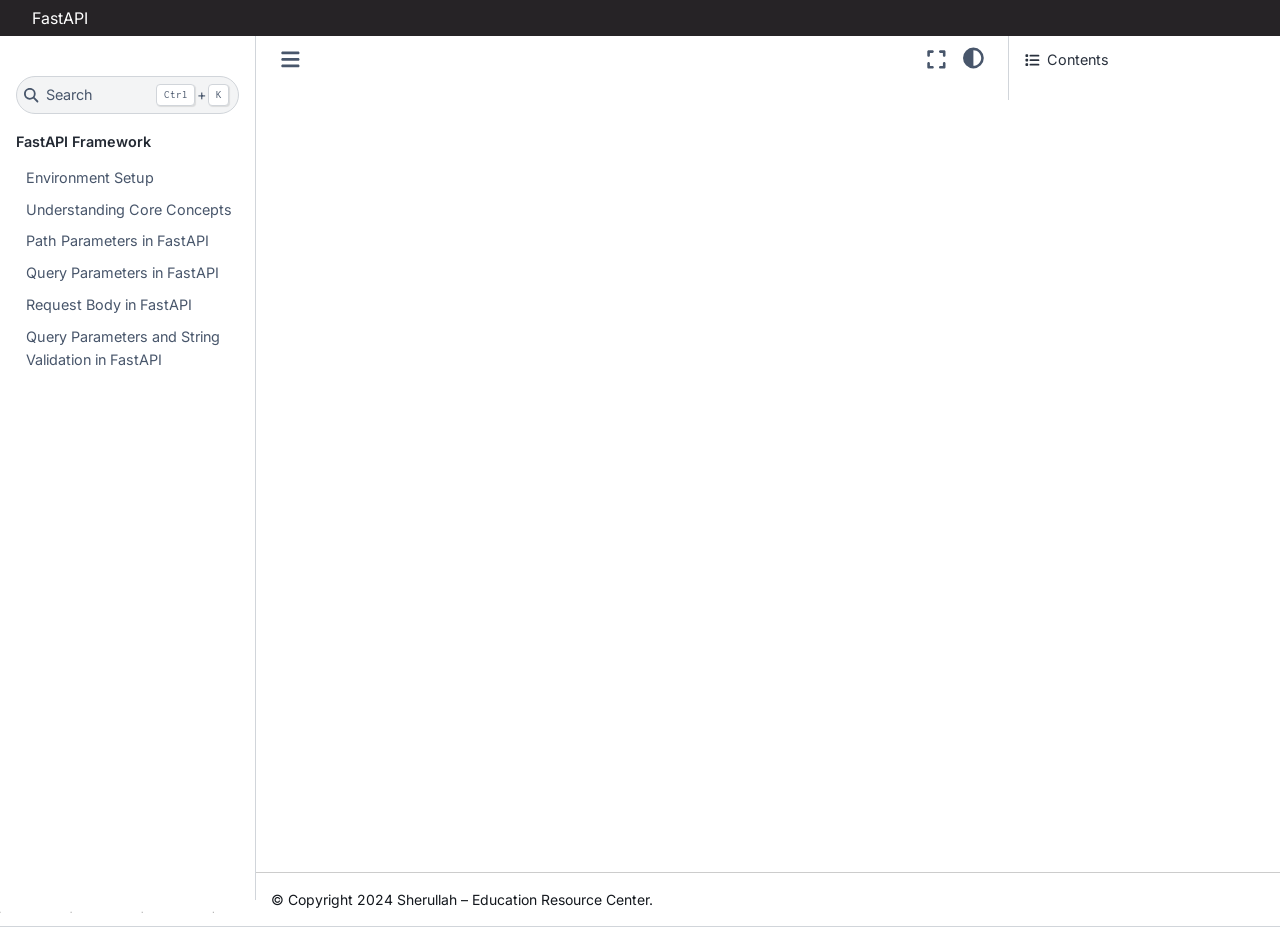
<file: fastapi/_ads/bottom_ad.html>
<!DOCTYPE html>


<html lang="en" data-content_root="../" >

  <head>
    <meta charset="utf-8" />
    <meta name="viewport" content="width=device-width, initial-scale=1.0" /><meta name="viewport" content="width=device-width, initial-scale=1" />

    <title>&lt;no title&gt; &#8212; FastAPI</title>
  
  
  
  <script data-cfasync="false">
    document.documentElement.dataset.mode = localStorage.getItem("mode") || "";
    document.documentElement.dataset.theme = localStorage.getItem("theme") || "";
  </script>
  
  <!-- Loaded before other Sphinx assets -->
  <link href="../_static/styles/theme.css?digest=dfe6caa3a7d634c4db9b" rel="stylesheet" />
<link href="../_static/styles/bootstrap.css?digest=dfe6caa3a7d634c4db9b" rel="stylesheet" />
<link href="../_static/styles/pydata-sphinx-theme.css?digest=dfe6caa3a7d634c4db9b" rel="stylesheet" />

  
  <link href="../_static/vendor/fontawesome/6.5.2/css/all.min.css?digest=dfe6caa3a7d634c4db9b" rel="stylesheet" />
  <link rel="preload" as="font" type="font/woff2" crossorigin href="../_static/vendor/fontawesome/6.5.2/webfonts/fa-solid-900.woff2" />
<link rel="preload" as="font" type="font/woff2" crossorigin href="../_static/vendor/fontawesome/6.5.2/webfonts/fa-brands-400.woff2" />
<link rel="preload" as="font" type="font/woff2" crossorigin href="../_static/vendor/fontawesome/6.5.2/webfonts/fa-regular-400.woff2" />

    <link rel="stylesheet" type="text/css" href="../_static/pygments.css?v=873836d9" />
    <link rel="stylesheet" type="text/css" href="../_static/css/style.css?v=d6ed2d86" />
    <link rel="stylesheet" type="text/css" href="../_static/copybutton.css?v=76b2166b" />
    <link rel="stylesheet" type="text/css" href="../_static/sphinx-design.min.css?v=95c83b7e" />
    <link rel="stylesheet" type="text/css" href="../_static/css/custom.css?v=67d5fe8a" />
    <link rel="stylesheet" type="text/css" href="../_static/css/ad_style.css?v=34d129f9" />
    <link rel="stylesheet" type="text/css" href="../_static/css/navbar-scroll.css?v=4d5946c0" />
  
  <!-- Pre-loaded scripts that we'll load fully later -->
  <link rel="preload" as="script" href="../_static/scripts/bootstrap.js?digest=dfe6caa3a7d634c4db9b" />
<link rel="preload" as="script" href="../_static/scripts/pydata-sphinx-theme.js?digest=dfe6caa3a7d634c4db9b" />
  <script src="../_static/vendor/fontawesome/6.5.2/js/all.min.js?digest=dfe6caa3a7d634c4db9b"></script>

    <script src="../_static/documentation_options.js?v=f9c1cefe"></script>
    <script src="../_static/doctools.js?v=9a2dae69"></script>
    <script src="../_static/sphinx_highlight.js?v=dc90522c"></script>
    <script src="../_static/clipboard.min.js?v=a7894cd8"></script>
    <script src="../_static/copybutton.js?v=f281be69"></script>
    <script src="../_static/scripts/sphinx-book-theme.js?v=887ef09a"></script>
    <script src="../_static/design-tabs.js?v=f930bc37"></script>
    <script>DOCUMENTATION_OPTIONS.pagename = '_ads/bottom_ad';</script>
    <script src="../_static/js/custom.js?v=6f0278c6"></script>
    <script src="../_static/js/navbar-scroll.js?v=cb524ae2"></script>
    <link rel="icon" href="../_static/sherullah.png"/>
    <link rel="index" title="Index" href="../genindex.html" />
    <link rel="search" title="Search" href="../search.html" />
  <meta name="viewport" content="width=device-width, initial-scale=1"/>
  <meta name="docsearch:language" content="en"/>
  </head>
  
  
  <body data-bs-spy="scroll" data-bs-target=".bd-toc-nav" data-offset="180" data-bs-root-margin="0px 0px -60%" data-default-mode="">

  
  
  <div id="pst-skip-link" class="skip-link d-print-none"><a href="#main-content">Skip to main content</a></div>
<!-- Google Tag Manager (noscript) -->
<noscript
  ><iframe
    src="https://www.googletagmanager.com/ns.html?id=GTM-P4GQM59"
    height="0"
    width="0"
    style="display: none; visibility: hidden"
  ></iframe
></noscript>
<!-- End Google Tag Manager (noscript) -->

<nav class="dask-nav container-fluid">
  <ul>
    <li class="logo">
      <a href="https://docs.dask.org/">
        <img
          class="caption"
          src="../_static/images/dask-horizontal-white.svg"
        />
      </a>
    </li>

    <li>
      <a href="https://docs.dask.org/">Dask</a>
    </li>

    <li>
      <a href="https://distributed.dask.org/">Distributed</a>
    </li>

    <li>
      <a href="https://ml.dask.org/">Dask ML</a>
    </li>

    <li>
      <a href="https://examples.dask.org/">Examples</a>
    </li>

    <li>
      <a href="https://docs.dask.org/en/latest/ecosystem.html">Ecosystem</a>
    </li>

    <li>
      <a href="https://docs.dask.org/en/latest/support.html">Community</a>
    </li>
  </ul>
</nav>


  
  <div id="pst-scroll-pixel-helper"></div>
  
  <button type="button" class="btn rounded-pill" id="pst-back-to-top">
    <i class="fa-solid fa-arrow-up"></i>Back to top</button>

  
  <input type="checkbox"
          class="sidebar-toggle"
          id="pst-primary-sidebar-checkbox"/>
  <label class="overlay overlay-primary" for="pst-primary-sidebar-checkbox"></label>
  
  <input type="checkbox"
          class="sidebar-toggle"
          id="pst-secondary-sidebar-checkbox"/>
  <label class="overlay overlay-secondary" for="pst-secondary-sidebar-checkbox"></label>
  
  <div class="search-button__wrapper">
    <div class="search-button__overlay"></div>
    <div class="search-button__search-container">
<form class="bd-search d-flex align-items-center"
      action="../search.html"
      method="get">
  <i class="fa-solid fa-magnifying-glass"></i>
  <input type="search"
         class="form-control"
         name="q"
         id="search-input"
         placeholder="Search..."
         aria-label="Search..."
         autocomplete="off"
         autocorrect="off"
         autocapitalize="off"
         spellcheck="false"/>
  <span class="search-button__kbd-shortcut"><kbd class="kbd-shortcut__modifier">Ctrl</kbd>+<kbd>K</kbd></span>
</form></div>
  </div>

  <div class="pst-async-banner-revealer d-none">
  <aside id="bd-header-version-warning" class="d-none d-print-none" aria-label="Version warning"></aside>
</div>

  
<nav class="dask-nav container-fluid navbar-scroll-wrap">

    <!-- Left arrow -->
  <button class="scroll-btn scroll-left" id="navLeft" aria-label="Scroll left">
    &#10094;
  </button>

  <ul class="nav-scroll" id="nav-scroll">

    <!-- Home = external site
    <li>
      <a href="" target="_blank" rel="noopener" class="nav-icon">
        <img src="../_static/images/logo/home48.png" alt="Home" />
      </a>
    </li>
 -->
    <!-- pathto inside repository project-->
    <li class="">
      <a href="../index.html">FastAPI</a>
    </li>
  </ul>


  <!-- Right arrow -->
  <button class="scroll-btn scroll-right" id="navRight" aria-label="Scroll right">
    &#10095;
  </button>
</nav>


  <div class="bd-container">
    <div class="bd-container__inner bd-page-width">
      
      
      
        
      
      <div class="bd-sidebar-primary bd-sidebar">
        

  
  <div class="sidebar-header-items sidebar-primary__section">
    
    
    
    
  </div>
  
    <div class="sidebar-primary-items__start sidebar-primary__section">
        <div class="sidebar-primary-item">

  

<a class="navbar-brand logo" href="_static/images/dask-horizontal-white.svg">
  
  
  
  
  
  
    <p class="title logo__title">FastAPI</p>
  
</a></div>
        <div class="sidebar-primary-item">

 <script>
 document.write(`
   <button class="btn search-button-field search-button__button" title="Search" aria-label="Search" data-bs-placement="bottom" data-bs-toggle="tooltip">
    <i class="fa-solid fa-magnifying-glass"></i>
    <span class="search-button__default-text">Search</span>
    <span class="search-button__kbd-shortcut"><kbd class="kbd-shortcut__modifier">Ctrl</kbd>+<kbd class="kbd-shortcut__modifier">K</kbd></span>
   </button>
 `);
 </script></div>
        <div class="sidebar-primary-item"><nav class="bd-links bd-docs-nav" aria-label="Main">
    <div class="bd-toc-item navbar-nav active">
        <p aria-level="2" class="caption" role="heading"><span class="caption-text">FastAPI Framework</span></p>
<ul class="nav bd-sidenav">
<li class="toctree-l1"><a class="reference internal" href="../fastapi/environment_setup.html">Environment Setup</a></li>
<li class="toctree-l1"><a class="reference internal" href="../fastapi/understanding_core_concepts.html">Understanding Core Concepts</a></li>
<li class="toctree-l1"><a class="reference internal" href="../fastapi/path_parameters.html">Path Parameters in FastAPI</a></li>
<li class="toctree-l1"><a class="reference internal" href="../fastapi/query_parameters.html">Query Parameters in FastAPI</a></li>
<li class="toctree-l1"><a class="reference internal" href="../fastapi/request_body.html">Request Body in FastAPI</a></li>
<li class="toctree-l1"><a class="reference internal" href="../fastapi/query_parameters_and_string_validation.html">Query Parameters and String Validation in FastAPI</a></li>
</ul>

    </div>
</nav></div>
    </div>
  
  
  <div class="sidebar-primary-items__end sidebar-primary__section">
  </div>
  
  <div id="rtd-footer-container"></div>


      </div>
      
      <main id="main-content" class="bd-main" role="main">
        
        

<div class="sbt-scroll-pixel-helper"></div>

          <div class="bd-content">
            <div class="bd-article-container">
              
              <div class="bd-header-article d-print-none">
<div class="header-article-items header-article__inner">
  
    <div class="header-article-items__start">
      
        <div class="header-article-item"><button class="sidebar-toggle primary-toggle btn btn-sm" title="Toggle primary sidebar" data-bs-placement="bottom" data-bs-toggle="tooltip">
  <span class="fa-solid fa-bars"></span>
</button></div>
      
    </div>
  
  
    <div class="header-article-items__end">
      
        <div class="header-article-item">

<div class="article-header-buttons">



<button onclick="toggleFullScreen()"
  class="btn btn-sm btn-fullscreen-button"
  title="Fullscreen mode"
  data-bs-placement="bottom" data-bs-toggle="tooltip"
>
  

<span class="btn__icon-container">
  <i class="fas fa-expand"></i>
  </span>

</button>



<script>
document.write(`
  <button class="btn btn-sm nav-link pst-navbar-icon theme-switch-button" title="light/dark" aria-label="light/dark" data-bs-placement="bottom" data-bs-toggle="tooltip">
    <i class="theme-switch fa-solid fa-sun fa-lg" data-mode="light"></i>
    <i class="theme-switch fa-solid fa-moon fa-lg" data-mode="dark"></i>
    <i class="theme-switch fa-solid fa-circle-half-stroke fa-lg" data-mode="auto"></i>
  </button>
`);
</script>


<script>
document.write(`
  <button class="btn btn-sm pst-navbar-icon search-button search-button__button" title="Search" aria-label="Search" data-bs-placement="bottom" data-bs-toggle="tooltip">
    <i class="fa-solid fa-magnifying-glass fa-lg"></i>
  </button>
`);
</script>
<button class="sidebar-toggle secondary-toggle btn btn-sm" title="Toggle secondary sidebar" data-bs-placement="bottom" data-bs-toggle="tooltip">
    <span class="fa-solid fa-list"></span>
</button>
</div></div>
      
    </div>
  
</div>
</div>
              
              

<div id="jb-print-docs-body" class="onlyprint">
    <h1><no title></h1>
    <!-- Table of contents -->
    <div id="print-main-content">
        <div id="jb-print-toc">
            
            <div>
                <h2> Contents </h2>
            </div>
            <nav aria-label="Page">
                <ul class="simple visible nav section-nav flex-column">
</ul>

            </nav>
        </div>
    </div>
</div>

              
                
<div id="searchbox"></div>
                <article class="bd-article">
                  
  <script async src="https://pagead2.googlesyndication.com/pagead/js/adsbygoogle.js?client=ca-pub-4388221364719013"
    crossorigin="anonymous"></script>
<ins class="adsbygoogle"
    style="display:block"
    data-ad-client="ca-pub-4388221364719013"
    data-ad-slot="8538049698"
    data-ad-format="auto"
    data-full-width-responsive="true"></ins>
<script>
    (adsbygoogle = window.adsbygoogle || []).push({});
</script>

                </article>
              

              
              
              
              
                <footer class="prev-next-footer d-print-none">
                  
<div class="prev-next-area">
</div>
                </footer>
              
            </div>
            
            
              
                <div class="bd-sidebar-secondary bd-toc"><div class="sidebar-secondary-items sidebar-secondary__inner">


  <div class="sidebar-secondary-item">
  <div class="page-toc tocsection onthispage">
    <i class="fa-solid fa-list"></i> Contents
  </div>
  <nav class="bd-toc-nav page-toc">
    <ul class="simple visible nav section-nav flex-column">
</ul>

  </nav></div>

</div></div>
              
            
          </div>
          <footer class="bd-footer-content">
            
<div class="bd-footer-content__inner container">
  
  <div class="footer-item">
    
  </div>
  
  <div class="footer-item">
    

  <p class="copyright">
    
      © Copyright 2024 Sherullah – Education Resource Center.
      <br/>
    
  </p>

  </div>
  
  <div class="footer-item">
    
  </div>
  
  <div class="footer-item">
    
  </div>
  
</div>
          </footer>
        

      </main>
    </div>
  </div>
  
  <!-- Scripts loaded after <body> so the DOM is not blocked -->
  <script src="../_static/scripts/bootstrap.js?digest=dfe6caa3a7d634c4db9b"></script>
<script src="../_static/scripts/pydata-sphinx-theme.js?digest=dfe6caa3a7d634c4db9b"></script>

<!-- Google Tag Manager -->
<script>
  (function (w, d, s, l, i) {
    w[l] = w[l] || [];
    w[l].push({
      "gtm.start": new Date().getTime(),
      event: "gtm.js",
    });
    var f = d.getElementsByTagName(s)[0],
      j = d.createElement(s),
      dl = l != "dataLayer" ? "&l=" + l : "";
    j.async = true;
    j.src = "https://www.googletagmanager.com/gtm.js?id=" + i + dl;
    f.parentNode.insertBefore(j, f);
  })(
    window,
    document,
    "script",
    "dataLayer",
    "GTM-P4GQM59"
  );
</script>
<!-- End Google Tag Manager -->


  <footer class="bd-footer">
  </footer>
  </body>
</html>
</file>
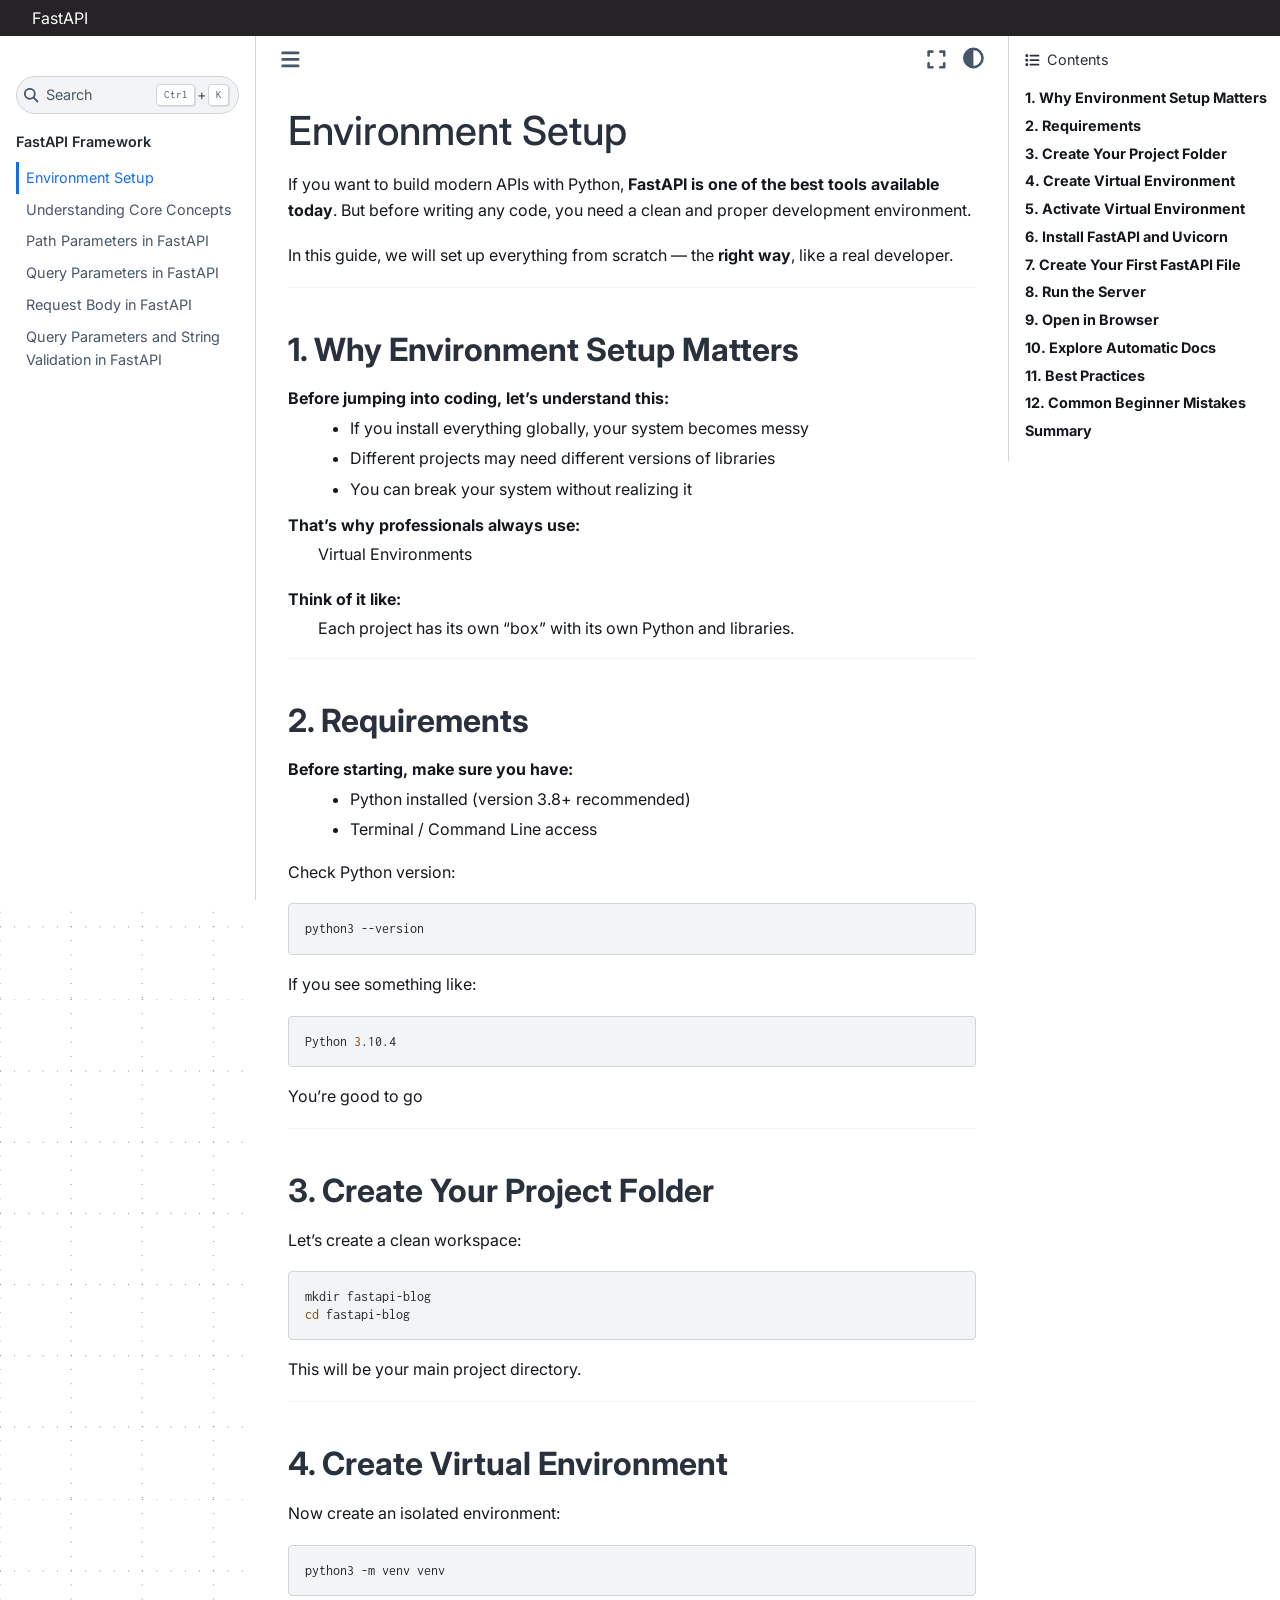
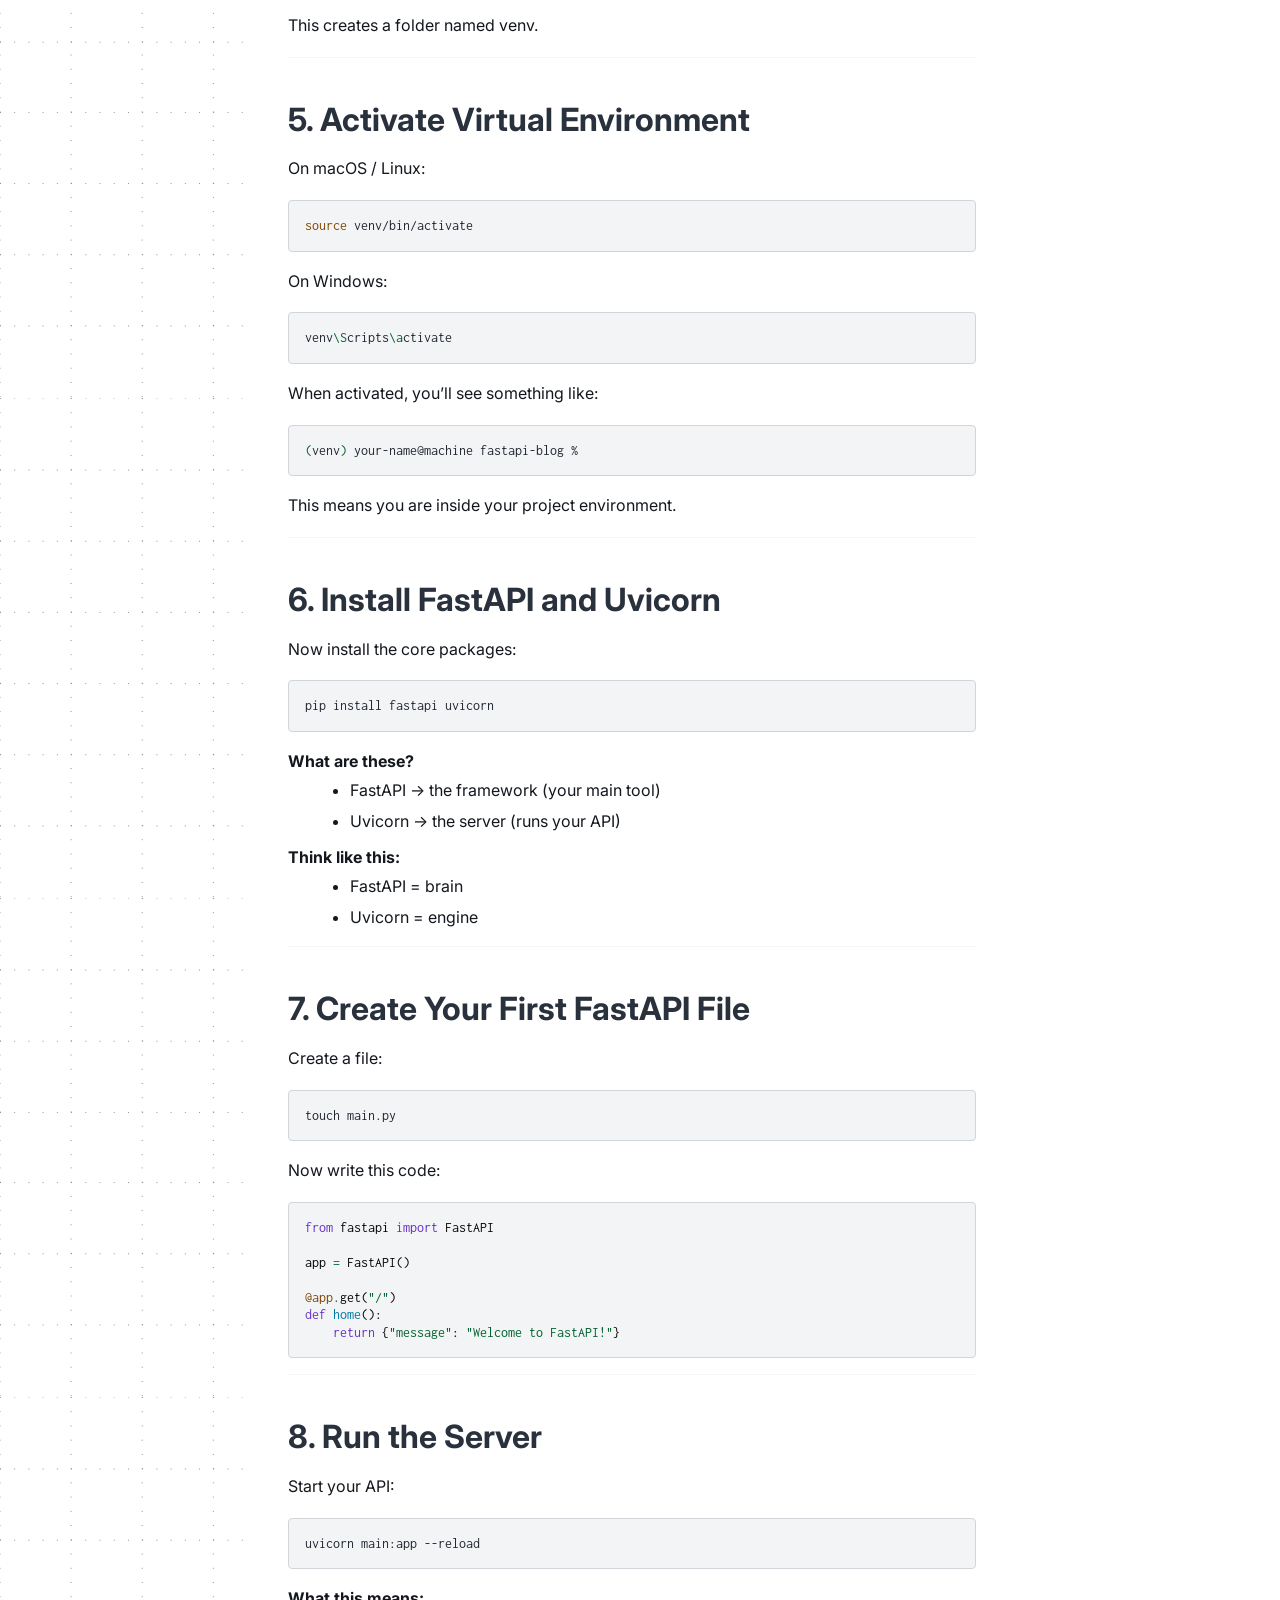
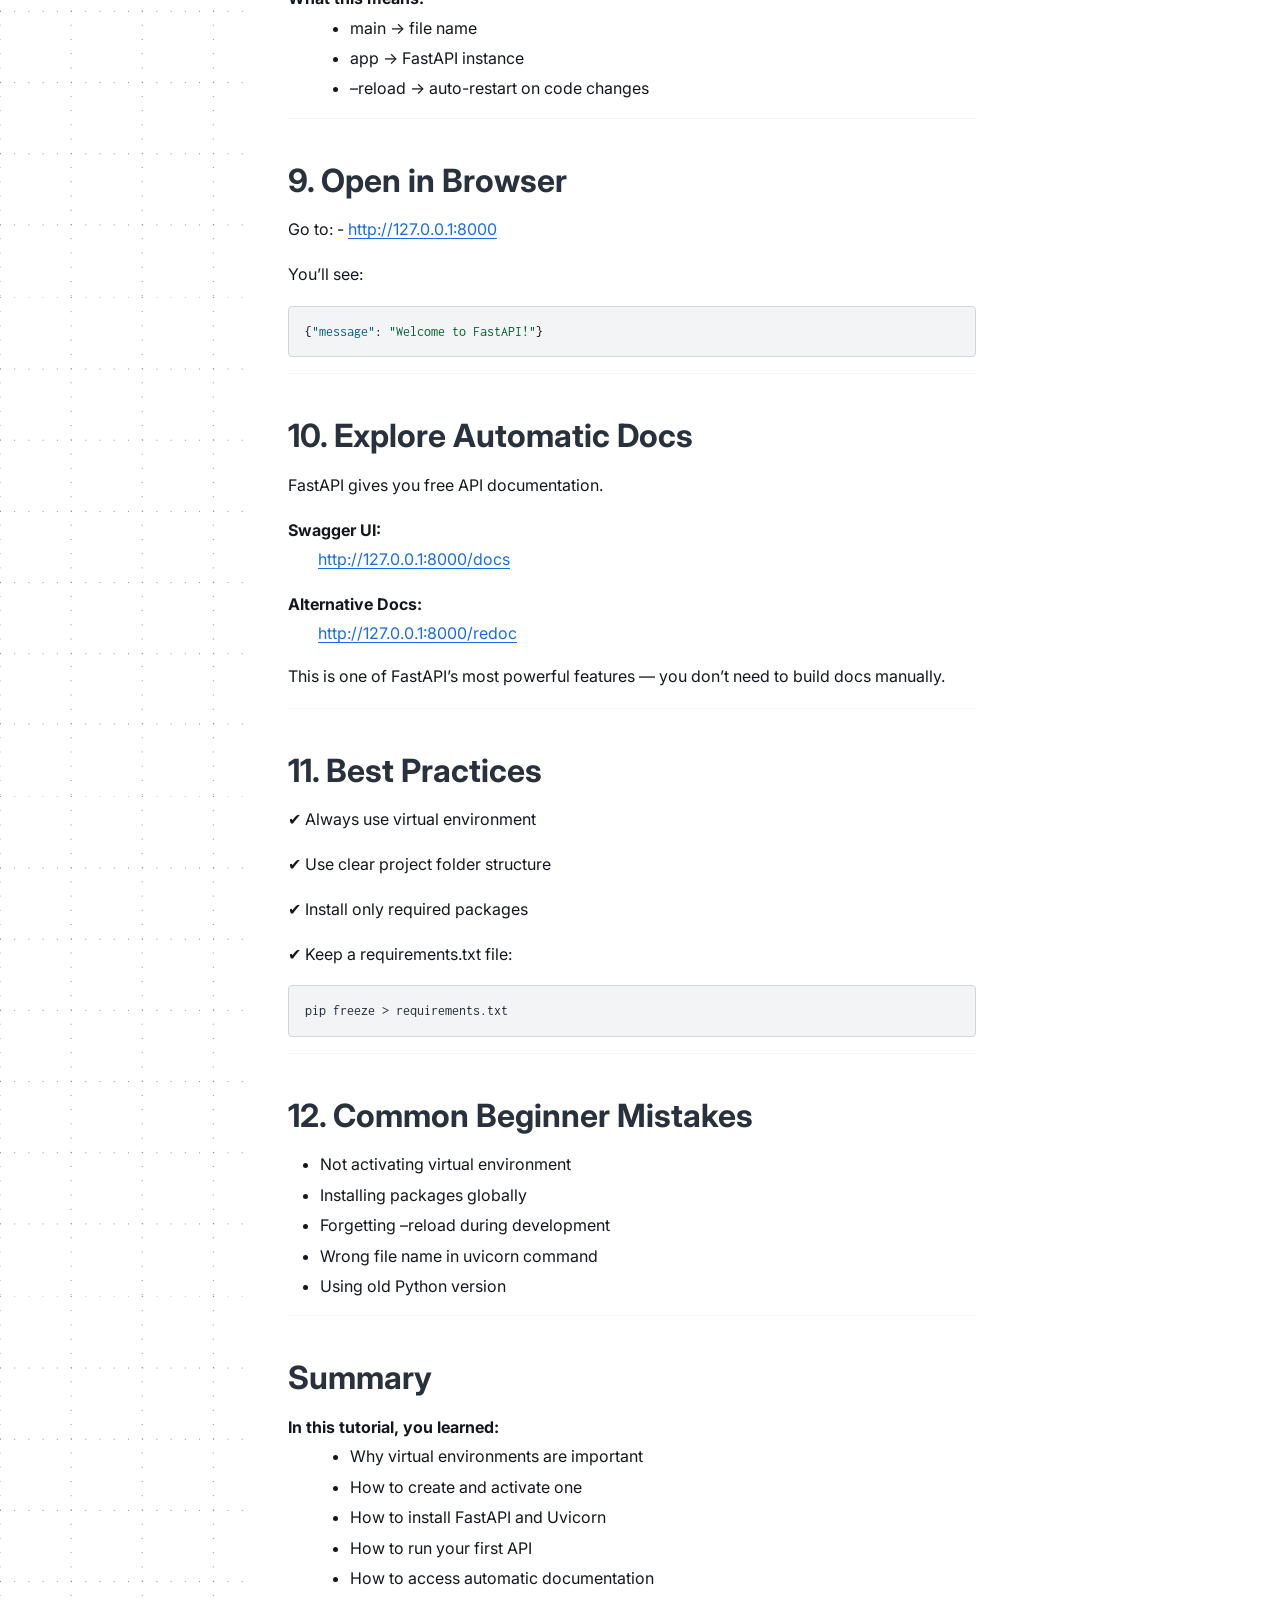
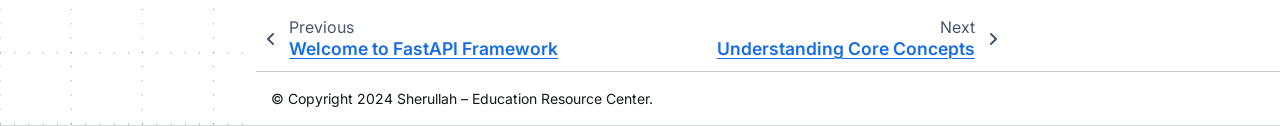
<file: fastapi/fastapi/environment_setup.html>
<!DOCTYPE html>


<html lang="en" data-content_root="../" >

  <head>
    <meta charset="utf-8" />
    <meta name="viewport" content="width=device-width, initial-scale=1.0" /><meta name="viewport" content="width=device-width, initial-scale=1" />
<meta content="Step-by-step FastAPI environment setup tutorial for beginners. Learn how to install FastAPI and Uvicorn, create a Python virtual environment, run your first API, and use automatic documentation." name="description" />
<meta content="FastAPI setup, FastAPI environment setup, FastAPI installation tutorial, Python virtual environment, install Uvicorn, FastAPI beginner tutorial, create first FastAPI app, FastAPI Swagger docs" name="keywords" />
<meta content="Sherullah Mohtat" name="author" />
<meta content="index, follow" name="robots" />

    <title>Environment Setup &#8212; FastAPI</title>
  
  
  
  <script data-cfasync="false">
    document.documentElement.dataset.mode = localStorage.getItem("mode") || "";
    document.documentElement.dataset.theme = localStorage.getItem("theme") || "";
  </script>
  
  <!-- Loaded before other Sphinx assets -->
  <link href="../_static/styles/theme.css?digest=dfe6caa3a7d634c4db9b" rel="stylesheet" />
<link href="../_static/styles/bootstrap.css?digest=dfe6caa3a7d634c4db9b" rel="stylesheet" />
<link href="../_static/styles/pydata-sphinx-theme.css?digest=dfe6caa3a7d634c4db9b" rel="stylesheet" />

  
  <link href="../_static/vendor/fontawesome/6.5.2/css/all.min.css?digest=dfe6caa3a7d634c4db9b" rel="stylesheet" />
  <link rel="preload" as="font" type="font/woff2" crossorigin href="../_static/vendor/fontawesome/6.5.2/webfonts/fa-solid-900.woff2" />
<link rel="preload" as="font" type="font/woff2" crossorigin href="../_static/vendor/fontawesome/6.5.2/webfonts/fa-brands-400.woff2" />
<link rel="preload" as="font" type="font/woff2" crossorigin href="../_static/vendor/fontawesome/6.5.2/webfonts/fa-regular-400.woff2" />

    <link rel="stylesheet" type="text/css" href="../_static/pygments.css?v=873836d9" />
    <link rel="stylesheet" type="text/css" href="../_static/css/style.css?v=d6ed2d86" />
    <link rel="stylesheet" type="text/css" href="../_static/copybutton.css?v=76b2166b" />
    <link rel="stylesheet" type="text/css" href="../_static/sphinx-design.min.css?v=95c83b7e" />
    <link rel="stylesheet" type="text/css" href="../_static/css/custom.css?v=67d5fe8a" />
    <link rel="stylesheet" type="text/css" href="../_static/css/ad_style.css?v=34d129f9" />
    <link rel="stylesheet" type="text/css" href="../_static/css/navbar-scroll.css?v=4d5946c0" />
  
  <!-- Pre-loaded scripts that we'll load fully later -->
  <link rel="preload" as="script" href="../_static/scripts/bootstrap.js?digest=dfe6caa3a7d634c4db9b" />
<link rel="preload" as="script" href="../_static/scripts/pydata-sphinx-theme.js?digest=dfe6caa3a7d634c4db9b" />
  <script src="../_static/vendor/fontawesome/6.5.2/js/all.min.js?digest=dfe6caa3a7d634c4db9b"></script>

    <script src="../_static/documentation_options.js?v=f9c1cefe"></script>
    <script src="../_static/doctools.js?v=9a2dae69"></script>
    <script src="../_static/sphinx_highlight.js?v=dc90522c"></script>
    <script src="../_static/clipboard.min.js?v=a7894cd8"></script>
    <script src="../_static/copybutton.js?v=f281be69"></script>
    <script src="../_static/scripts/sphinx-book-theme.js?v=887ef09a"></script>
    <script src="../_static/design-tabs.js?v=f930bc37"></script>
    <script>DOCUMENTATION_OPTIONS.pagename = 'fastapi/environment_setup';</script>
    <script src="../_static/js/custom.js?v=6f0278c6"></script>
    <script src="../_static/js/navbar-scroll.js?v=cb524ae2"></script>
    <link rel="icon" href="../_static/sherullah.png"/>
    <link rel="index" title="Index" href="../genindex.html" />
    <link rel="search" title="Search" href="../search.html" />
    <link rel="next" title="Understanding Core Concepts" href="understanding_core_concepts.html" />
    <link rel="prev" title="Welcome to FastAPI Framework" href="../index.html" />
  <meta name="viewport" content="width=device-width, initial-scale=1"/>
  <meta name="docsearch:language" content="en"/>
  </head>
  
  
  <body data-bs-spy="scroll" data-bs-target=".bd-toc-nav" data-offset="180" data-bs-root-margin="0px 0px -60%" data-default-mode="">

  
  
  <div id="pst-skip-link" class="skip-link d-print-none"><a href="#main-content">Skip to main content</a></div>
<!-- Google Tag Manager (noscript) -->
<noscript
  ><iframe
    src="https://www.googletagmanager.com/ns.html?id=GTM-P4GQM59"
    height="0"
    width="0"
    style="display: none; visibility: hidden"
  ></iframe
></noscript>
<!-- End Google Tag Manager (noscript) -->

<nav class="dask-nav container-fluid">
  <ul>
    <li class="logo">
      <a href="https://docs.dask.org/">
        <img
          class="caption"
          src="../_static/images/dask-horizontal-white.svg"
        />
      </a>
    </li>

    <li>
      <a href="https://docs.dask.org/">Dask</a>
    </li>

    <li>
      <a href="https://distributed.dask.org/">Distributed</a>
    </li>

    <li>
      <a href="https://ml.dask.org/">Dask ML</a>
    </li>

    <li>
      <a href="https://examples.dask.org/">Examples</a>
    </li>

    <li>
      <a href="https://docs.dask.org/en/latest/ecosystem.html">Ecosystem</a>
    </li>

    <li>
      <a href="https://docs.dask.org/en/latest/support.html">Community</a>
    </li>
  </ul>
</nav>


  
  <div id="pst-scroll-pixel-helper"></div>
  
  <button type="button" class="btn rounded-pill" id="pst-back-to-top">
    <i class="fa-solid fa-arrow-up"></i>Back to top</button>

  
  <input type="checkbox"
          class="sidebar-toggle"
          id="pst-primary-sidebar-checkbox"/>
  <label class="overlay overlay-primary" for="pst-primary-sidebar-checkbox"></label>
  
  <input type="checkbox"
          class="sidebar-toggle"
          id="pst-secondary-sidebar-checkbox"/>
  <label class="overlay overlay-secondary" for="pst-secondary-sidebar-checkbox"></label>
  
  <div class="search-button__wrapper">
    <div class="search-button__overlay"></div>
    <div class="search-button__search-container">
<form class="bd-search d-flex align-items-center"
      action="../search.html"
      method="get">
  <i class="fa-solid fa-magnifying-glass"></i>
  <input type="search"
         class="form-control"
         name="q"
         id="search-input"
         placeholder="Search..."
         aria-label="Search..."
         autocomplete="off"
         autocorrect="off"
         autocapitalize="off"
         spellcheck="false"/>
  <span class="search-button__kbd-shortcut"><kbd class="kbd-shortcut__modifier">Ctrl</kbd>+<kbd>K</kbd></span>
</form></div>
  </div>

  <div class="pst-async-banner-revealer d-none">
  <aside id="bd-header-version-warning" class="d-none d-print-none" aria-label="Version warning"></aside>
</div>

  
<nav class="dask-nav container-fluid navbar-scroll-wrap">

    <!-- Left arrow -->
  <button class="scroll-btn scroll-left" id="navLeft" aria-label="Scroll left">
    &#10094;
  </button>

  <ul class="nav-scroll" id="nav-scroll">

    <!-- Home = external site
    <li>
      <a href="" target="_blank" rel="noopener" class="nav-icon">
        <img src="../_static/images/logo/home48.png" alt="Home" />
      </a>
    </li>
 -->
    <!-- pathto inside repository project-->
    <li class="">
      <a href="../index.html">FastAPI</a>
    </li>
  </ul>


  <!-- Right arrow -->
  <button class="scroll-btn scroll-right" id="navRight" aria-label="Scroll right">
    &#10095;
  </button>
</nav>


  <div class="bd-container">
    <div class="bd-container__inner bd-page-width">
      
      
      
      <div class="bd-sidebar-primary bd-sidebar">
        

  
  <div class="sidebar-header-items sidebar-primary__section">
    
    
    
    
  </div>
  
    <div class="sidebar-primary-items__start sidebar-primary__section">
        <div class="sidebar-primary-item">

  

<a class="navbar-brand logo" href="_static/images/dask-horizontal-white.svg">
  
  
  
  
  
  
    <p class="title logo__title">FastAPI</p>
  
</a></div>
        <div class="sidebar-primary-item">

 <script>
 document.write(`
   <button class="btn search-button-field search-button__button" title="Search" aria-label="Search" data-bs-placement="bottom" data-bs-toggle="tooltip">
    <i class="fa-solid fa-magnifying-glass"></i>
    <span class="search-button__default-text">Search</span>
    <span class="search-button__kbd-shortcut"><kbd class="kbd-shortcut__modifier">Ctrl</kbd>+<kbd class="kbd-shortcut__modifier">K</kbd></span>
   </button>
 `);
 </script></div>
        <div class="sidebar-primary-item"><nav class="bd-links bd-docs-nav" aria-label="Main">
    <div class="bd-toc-item navbar-nav active">
        <p aria-level="2" class="caption" role="heading"><span class="caption-text">FastAPI Framework</span></p>
<ul class="current nav bd-sidenav">
<li class="toctree-l1 current active"><a class="current reference internal" href="#">Environment Setup</a></li>
<li class="toctree-l1"><a class="reference internal" href="understanding_core_concepts.html">Understanding Core Concepts</a></li>
<li class="toctree-l1"><a class="reference internal" href="path_parameters.html">Path Parameters in FastAPI</a></li>
<li class="toctree-l1"><a class="reference internal" href="query_parameters.html">Query Parameters in FastAPI</a></li>
<li class="toctree-l1"><a class="reference internal" href="request_body.html">Request Body in FastAPI</a></li>
<li class="toctree-l1"><a class="reference internal" href="query_parameters_and_string_validation.html">Query Parameters and String Validation in FastAPI</a></li>
</ul>

    </div>
</nav></div>
    </div>
  
  
  <div class="sidebar-primary-items__end sidebar-primary__section">
  </div>
  
  <div id="rtd-footer-container"></div>


      </div>
      
      <main id="main-content" class="bd-main" role="main">
        
        

<div class="sbt-scroll-pixel-helper"></div>

          <div class="bd-content">
            <div class="bd-article-container">
              
              <div class="bd-header-article d-print-none">
<div class="header-article-items header-article__inner">
  
    <div class="header-article-items__start">
      
        <div class="header-article-item"><button class="sidebar-toggle primary-toggle btn btn-sm" title="Toggle primary sidebar" data-bs-placement="bottom" data-bs-toggle="tooltip">
  <span class="fa-solid fa-bars"></span>
</button></div>
      
    </div>
  
  
    <div class="header-article-items__end">
      
        <div class="header-article-item">

<div class="article-header-buttons">



<button onclick="toggleFullScreen()"
  class="btn btn-sm btn-fullscreen-button"
  title="Fullscreen mode"
  data-bs-placement="bottom" data-bs-toggle="tooltip"
>
  

<span class="btn__icon-container">
  <i class="fas fa-expand"></i>
  </span>

</button>



<script>
document.write(`
  <button class="btn btn-sm nav-link pst-navbar-icon theme-switch-button" title="light/dark" aria-label="light/dark" data-bs-placement="bottom" data-bs-toggle="tooltip">
    <i class="theme-switch fa-solid fa-sun fa-lg" data-mode="light"></i>
    <i class="theme-switch fa-solid fa-moon fa-lg" data-mode="dark"></i>
    <i class="theme-switch fa-solid fa-circle-half-stroke fa-lg" data-mode="auto"></i>
  </button>
`);
</script>


<script>
document.write(`
  <button class="btn btn-sm pst-navbar-icon search-button search-button__button" title="Search" aria-label="Search" data-bs-placement="bottom" data-bs-toggle="tooltip">
    <i class="fa-solid fa-magnifying-glass fa-lg"></i>
  </button>
`);
</script>
<button class="sidebar-toggle secondary-toggle btn btn-sm" title="Toggle secondary sidebar" data-bs-placement="bottom" data-bs-toggle="tooltip">
    <span class="fa-solid fa-list"></span>
</button>
</div></div>
      
    </div>
  
</div>
</div>
              
              

<div id="jb-print-docs-body" class="onlyprint">
    <h1>Environment Setup</h1>
    <!-- Table of contents -->
    <div id="print-main-content">
        <div id="jb-print-toc">
            
            <div>
                <h2> Contents </h2>
            </div>
            <nav aria-label="Page">
                <ul class="visible nav section-nav flex-column">
<li class="toc-h2 nav-item toc-entry"><a class="reference internal nav-link" href="#why-environment-setup-matters"><strong>1. Why Environment Setup Matters</strong></a></li>
<li class="toc-h2 nav-item toc-entry"><a class="reference internal nav-link" href="#requirements"><strong>2. Requirements</strong></a></li>
<li class="toc-h2 nav-item toc-entry"><a class="reference internal nav-link" href="#create-your-project-folder"><strong>3. Create Your Project Folder</strong></a></li>
<li class="toc-h2 nav-item toc-entry"><a class="reference internal nav-link" href="#create-virtual-environment"><strong>4. Create Virtual Environment</strong></a></li>
<li class="toc-h2 nav-item toc-entry"><a class="reference internal nav-link" href="#activate-virtual-environment"><strong>5. Activate Virtual Environment</strong></a></li>
<li class="toc-h2 nav-item toc-entry"><a class="reference internal nav-link" href="#install-fastapi-and-uvicorn"><strong>6. Install FastAPI and Uvicorn</strong></a></li>
<li class="toc-h2 nav-item toc-entry"><a class="reference internal nav-link" href="#create-your-first-fastapi-file"><strong>7. Create Your First FastAPI File</strong></a></li>
<li class="toc-h2 nav-item toc-entry"><a class="reference internal nav-link" href="#run-the-server"><strong>8. Run the Server</strong></a></li>
<li class="toc-h2 nav-item toc-entry"><a class="reference internal nav-link" href="#open-in-browser"><strong>9. Open in Browser</strong></a></li>
<li class="toc-h2 nav-item toc-entry"><a class="reference internal nav-link" href="#explore-automatic-docs"><strong>10. Explore Automatic Docs</strong></a></li>
<li class="toc-h2 nav-item toc-entry"><a class="reference internal nav-link" href="#best-practices"><strong>11. Best Practices</strong></a></li>
<li class="toc-h2 nav-item toc-entry"><a class="reference internal nav-link" href="#common-beginner-mistakes"><strong>12. Common Beginner Mistakes</strong></a></li>
<li class="toc-h2 nav-item toc-entry"><a class="reference internal nav-link" href="#summary"><strong>Summary</strong></a></li>
</ul>
            </nav>
        </div>
    </div>
</div>

              
                
<div id="searchbox"></div>
                <article class="bd-article">
                  
  <section id="environment-setup">
<h1>Environment Setup<a class="headerlink" href="#environment-setup" title="Link to this heading">#</a></h1>
<p>If you want to build modern APIs with Python, <strong>FastAPI is one of the best tools available today</strong>. But before writing any code, you need a clean and proper development environment.</p>
<p>In this guide, we will set up everything from scratch — the <strong>right way</strong>, like a real developer.</p>
<hr class="docutils" />
<section id="why-environment-setup-matters">
<h2><strong>1. Why Environment Setup Matters</strong><a class="headerlink" href="#why-environment-setup-matters" title="Link to this heading">#</a></h2>
<dl class="simple">
<dt>Before jumping into coding, let’s understand this:</dt><dd><ul class="simple">
<li><p>If you install everything globally, your system becomes messy</p></li>
<li><p>Different projects may need different versions of libraries</p></li>
<li><p>You can break your system without realizing it</p></li>
</ul>
</dd>
<dt>That’s why professionals always use:</dt><dd><p>Virtual Environments</p>
</dd>
<dt>Think of it like:</dt><dd><p>Each project has its own “box” with its own Python and libraries.</p>
</dd>
</dl>
</section>
<hr class="docutils" />
<section id="requirements">
<h2><strong>2. Requirements</strong><a class="headerlink" href="#requirements" title="Link to this heading">#</a></h2>
<dl class="simple">
<dt>Before starting, make sure you have:</dt><dd><ul class="simple">
<li><p>Python installed (version 3.8+ recommended)</p></li>
<li><p>Terminal / Command Line access</p></li>
</ul>
</dd>
</dl>
<p>Check Python version:</p>
<div class="highlight-bash notranslate"><div class="highlight"><pre><span></span>python3<span class="w"> </span>--version
</pre></div>
</div>
<p>If you see something like:</p>
<div class="highlight-bash notranslate"><div class="highlight"><pre><span></span>Python<span class="w"> </span><span class="m">3</span>.10.4
</pre></div>
</div>
<p>You’re good to go</p>
</section>
<hr class="docutils" />
<section id="create-your-project-folder">
<h2><strong>3. Create Your Project Folder</strong><a class="headerlink" href="#create-your-project-folder" title="Link to this heading">#</a></h2>
<p>Let’s create a clean workspace:</p>
<div class="highlight-bash notranslate"><div class="highlight"><pre><span></span>mkdir<span class="w"> </span>fastapi-blog
<span class="nb">cd</span><span class="w"> </span>fastapi-blog
</pre></div>
</div>
<p>This will be your main project directory.</p>
</section>
<hr class="docutils" />
<section id="create-virtual-environment">
<h2><strong>4. Create Virtual Environment</strong><a class="headerlink" href="#create-virtual-environment" title="Link to this heading">#</a></h2>
<p>Now create an isolated environment:</p>
<div class="highlight-bash notranslate"><div class="highlight"><pre><span></span>python3<span class="w"> </span>-m<span class="w"> </span>venv<span class="w"> </span>venv
</pre></div>
</div>
<p>This creates a folder named venv.</p>
</section>
<hr class="docutils" />
<section id="activate-virtual-environment">
<h2><strong>5. Activate Virtual Environment</strong><a class="headerlink" href="#activate-virtual-environment" title="Link to this heading">#</a></h2>
<p>On macOS / Linux:</p>
<div class="highlight-bash notranslate"><div class="highlight"><pre><span></span><span class="nb">source</span><span class="w"> </span>venv/bin/activate
</pre></div>
</div>
<p>On Windows:</p>
<div class="highlight-bash notranslate"><div class="highlight"><pre><span></span>venv<span class="se">\S</span>cripts<span class="se">\a</span>ctivate
</pre></div>
</div>
<p>When activated, you’ll see something like:</p>
<div class="highlight-bash notranslate"><div class="highlight"><pre><span></span><span class="o">(</span>venv<span class="o">)</span><span class="w"> </span>your-name@machine<span class="w"> </span>fastapi-blog<span class="w"> </span>%
</pre></div>
</div>
<p>This means you are inside your project environment.</p>
</section>
<hr class="docutils" />
<section id="install-fastapi-and-uvicorn">
<h2><strong>6. Install FastAPI and Uvicorn</strong><a class="headerlink" href="#install-fastapi-and-uvicorn" title="Link to this heading">#</a></h2>
<p>Now install the core packages:</p>
<div class="highlight-bash notranslate"><div class="highlight"><pre><span></span>pip<span class="w"> </span>install<span class="w"> </span>fastapi<span class="w"> </span>uvicorn
</pre></div>
</div>
<dl class="simple">
<dt>What are these?</dt><dd><ul class="simple">
<li><p>FastAPI → the framework (your main tool)</p></li>
<li><p>Uvicorn → the server (runs your API)</p></li>
</ul>
</dd>
<dt>Think like this:</dt><dd><ul class="simple">
<li><p>FastAPI = brain</p></li>
<li><p>Uvicorn = engine</p></li>
</ul>
</dd>
</dl>
</section>
<hr class="docutils" />
<section id="create-your-first-fastapi-file">
<h2><strong>7. Create Your First FastAPI File</strong><a class="headerlink" href="#create-your-first-fastapi-file" title="Link to this heading">#</a></h2>
<p>Create a file:</p>
<div class="highlight-bash notranslate"><div class="highlight"><pre><span></span>touch<span class="w"> </span>main.py
</pre></div>
</div>
<p>Now write this code:</p>
<div class="highlight-python notranslate"><div class="highlight"><pre><span></span><span class="kn">from</span><span class="w"> </span><span class="nn">fastapi</span><span class="w"> </span><span class="kn">import</span> <span class="n">FastAPI</span>

<span class="n">app</span> <span class="o">=</span> <span class="n">FastAPI</span><span class="p">()</span>

<span class="nd">@app</span><span class="o">.</span><span class="n">get</span><span class="p">(</span><span class="s2">&quot;/&quot;</span><span class="p">)</span>
<span class="k">def</span><span class="w"> </span><span class="nf">home</span><span class="p">():</span>
    <span class="k">return</span> <span class="p">{</span><span class="s2">&quot;message&quot;</span><span class="p">:</span> <span class="s2">&quot;Welcome to FastAPI!&quot;</span><span class="p">}</span>
</pre></div>
</div>
</section>
<hr class="docutils" />
<section id="run-the-server">
<h2><strong>8. Run the Server</strong><a class="headerlink" href="#run-the-server" title="Link to this heading">#</a></h2>
<p>Start your API:</p>
<div class="highlight-bash notranslate"><div class="highlight"><pre><span></span>uvicorn<span class="w"> </span>main:app<span class="w"> </span>--reload
</pre></div>
</div>
<dl class="simple">
<dt>What this means:</dt><dd><ul class="simple">
<li><p>main → file name</p></li>
<li><p>app → FastAPI instance</p></li>
<li><p>–reload → auto-restart on code changes</p></li>
</ul>
</dd>
</dl>
</section>
<hr class="docutils" />
<section id="open-in-browser">
<h2><strong>9. Open in Browser</strong><a class="headerlink" href="#open-in-browser" title="Link to this heading">#</a></h2>
<p>Go to:
- <a class="reference external" href="http://127.0.0.1:8000">http://127.0.0.1:8000</a></p>
<p>You’ll see:</p>
<div class="highlight-json notranslate"><div class="highlight"><pre><span></span><span class="p">{</span><span class="nt">&quot;message&quot;</span><span class="p">:</span><span class="w"> </span><span class="s2">&quot;Welcome to FastAPI!&quot;</span><span class="p">}</span>
</pre></div>
</div>
</section>
<hr class="docutils" />
<section id="explore-automatic-docs">
<h2><strong>10. Explore Automatic Docs</strong><a class="headerlink" href="#explore-automatic-docs" title="Link to this heading">#</a></h2>
<p>FastAPI gives you free API documentation.</p>
<dl class="simple">
<dt>Swagger UI:</dt><dd><p><a class="reference external" href="http://127.0.0.1:8000/docs">http://127.0.0.1:8000/docs</a></p>
</dd>
<dt>Alternative Docs:</dt><dd><p><a class="reference external" href="http://127.0.0.1:8000/redoc">http://127.0.0.1:8000/redoc</a></p>
</dd>
</dl>
<p>This is one of FastAPI’s most powerful features — you don’t need to build docs manually.</p>
</section>
<hr class="docutils" />
<section id="best-practices">
<h2><strong>11. Best Practices</strong><a class="headerlink" href="#best-practices" title="Link to this heading">#</a></h2>
<p>✔ Always use virtual environment</p>
<p>✔ Use clear project folder structure</p>
<p>✔ Install only required packages</p>
<p>✔ Keep a requirements.txt file:</p>
<div class="highlight-bash notranslate"><div class="highlight"><pre><span></span>pip<span class="w"> </span>freeze<span class="w"> </span>&gt;<span class="w"> </span>requirements.txt
</pre></div>
</div>
</section>
<hr class="docutils" />
<section id="common-beginner-mistakes">
<h2><strong>12. Common Beginner Mistakes</strong><a class="headerlink" href="#common-beginner-mistakes" title="Link to this heading">#</a></h2>
<ul class="simple">
<li><p>Not activating virtual environment</p></li>
<li><p>Installing packages globally</p></li>
<li><p>Forgetting –reload during development</p></li>
<li><p>Wrong file name in uvicorn command</p></li>
<li><p>Using old Python version</p></li>
</ul>
</section>
<hr class="docutils" />
<section id="summary">
<h2><strong>Summary</strong><a class="headerlink" href="#summary" title="Link to this heading">#</a></h2>
<dl class="simple">
<dt>In this tutorial, you learned:</dt><dd><ul class="simple">
<li><p>Why virtual environments are important</p></li>
<li><p>How to create and activate one</p></li>
<li><p>How to install FastAPI and Uvicorn</p></li>
<li><p>How to run your first API</p></li>
<li><p>How to access automatic documentation</p></li>
</ul>
</dd>
</dl>
</section>
</section>


                </article>
              

              
              
              
              
                <footer class="prev-next-footer d-print-none">
                  
<div class="prev-next-area">
    <a class="left-prev"
       href="../index.html"
       title="previous page">
      <i class="fa-solid fa-angle-left"></i>
      <div class="prev-next-info">
        <p class="prev-next-subtitle">previous</p>
        <p class="prev-next-title">Welcome to FastAPI Framework</p>
      </div>
    </a>
    <a class="right-next"
       href="understanding_core_concepts.html"
       title="next page">
      <div class="prev-next-info">
        <p class="prev-next-subtitle">next</p>
        <p class="prev-next-title">Understanding Core Concepts</p>
      </div>
      <i class="fa-solid fa-angle-right"></i>
    </a>
</div>
                </footer>
              
            </div>
            
            
              
                <div class="bd-sidebar-secondary bd-toc"><div class="sidebar-secondary-items sidebar-secondary__inner">


  <div class="sidebar-secondary-item">
  <div class="page-toc tocsection onthispage">
    <i class="fa-solid fa-list"></i> Contents
  </div>
  <nav class="bd-toc-nav page-toc">
    <ul class="visible nav section-nav flex-column">
<li class="toc-h2 nav-item toc-entry"><a class="reference internal nav-link" href="#why-environment-setup-matters"><strong>1. Why Environment Setup Matters</strong></a></li>
<li class="toc-h2 nav-item toc-entry"><a class="reference internal nav-link" href="#requirements"><strong>2. Requirements</strong></a></li>
<li class="toc-h2 nav-item toc-entry"><a class="reference internal nav-link" href="#create-your-project-folder"><strong>3. Create Your Project Folder</strong></a></li>
<li class="toc-h2 nav-item toc-entry"><a class="reference internal nav-link" href="#create-virtual-environment"><strong>4. Create Virtual Environment</strong></a></li>
<li class="toc-h2 nav-item toc-entry"><a class="reference internal nav-link" href="#activate-virtual-environment"><strong>5. Activate Virtual Environment</strong></a></li>
<li class="toc-h2 nav-item toc-entry"><a class="reference internal nav-link" href="#install-fastapi-and-uvicorn"><strong>6. Install FastAPI and Uvicorn</strong></a></li>
<li class="toc-h2 nav-item toc-entry"><a class="reference internal nav-link" href="#create-your-first-fastapi-file"><strong>7. Create Your First FastAPI File</strong></a></li>
<li class="toc-h2 nav-item toc-entry"><a class="reference internal nav-link" href="#run-the-server"><strong>8. Run the Server</strong></a></li>
<li class="toc-h2 nav-item toc-entry"><a class="reference internal nav-link" href="#open-in-browser"><strong>9. Open in Browser</strong></a></li>
<li class="toc-h2 nav-item toc-entry"><a class="reference internal nav-link" href="#explore-automatic-docs"><strong>10. Explore Automatic Docs</strong></a></li>
<li class="toc-h2 nav-item toc-entry"><a class="reference internal nav-link" href="#best-practices"><strong>11. Best Practices</strong></a></li>
<li class="toc-h2 nav-item toc-entry"><a class="reference internal nav-link" href="#common-beginner-mistakes"><strong>12. Common Beginner Mistakes</strong></a></li>
<li class="toc-h2 nav-item toc-entry"><a class="reference internal nav-link" href="#summary"><strong>Summary</strong></a></li>
</ul>
  </nav></div>

</div></div>
              
            
          </div>
          <footer class="bd-footer-content">
            
<div class="bd-footer-content__inner container">
  
  <div class="footer-item">
    
  </div>
  
  <div class="footer-item">
    

  <p class="copyright">
    
      © Copyright 2024 Sherullah – Education Resource Center.
      <br/>
    
  </p>

  </div>
  
  <div class="footer-item">
    
  </div>
  
  <div class="footer-item">
    
  </div>
  
</div>
          </footer>
        

      </main>
    </div>
  </div>
  
  <!-- Scripts loaded after <body> so the DOM is not blocked -->
  <script src="../_static/scripts/bootstrap.js?digest=dfe6caa3a7d634c4db9b"></script>
<script src="../_static/scripts/pydata-sphinx-theme.js?digest=dfe6caa3a7d634c4db9b"></script>

<!-- Google Tag Manager -->
<script>
  (function (w, d, s, l, i) {
    w[l] = w[l] || [];
    w[l].push({
      "gtm.start": new Date().getTime(),
      event: "gtm.js",
    });
    var f = d.getElementsByTagName(s)[0],
      j = d.createElement(s),
      dl = l != "dataLayer" ? "&l=" + l : "";
    j.async = true;
    j.src = "https://www.googletagmanager.com/gtm.js?id=" + i + dl;
    f.parentNode.insertBefore(j, f);
  })(
    window,
    document,
    "script",
    "dataLayer",
    "GTM-P4GQM59"
  );
</script>
<!-- End Google Tag Manager -->


  <footer class="bd-footer">
  </footer>
  </body>
</html>
</file>
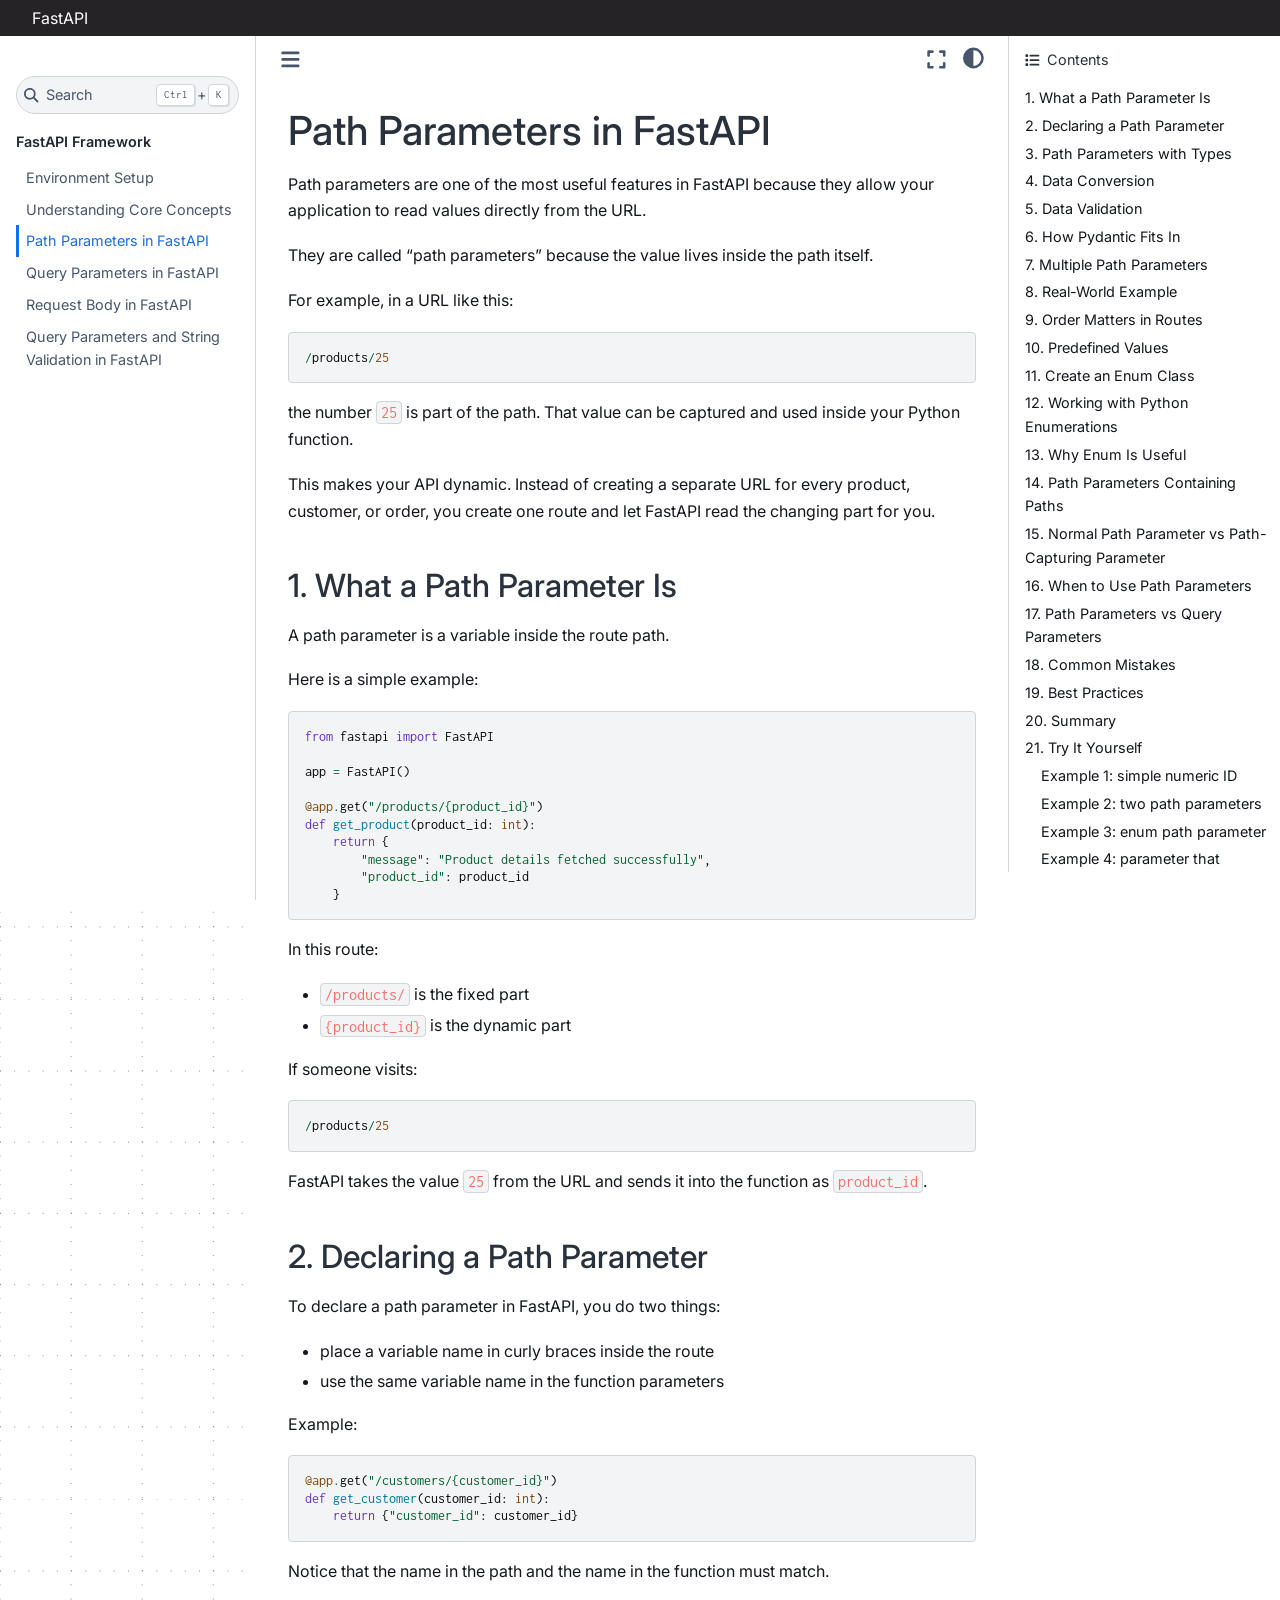
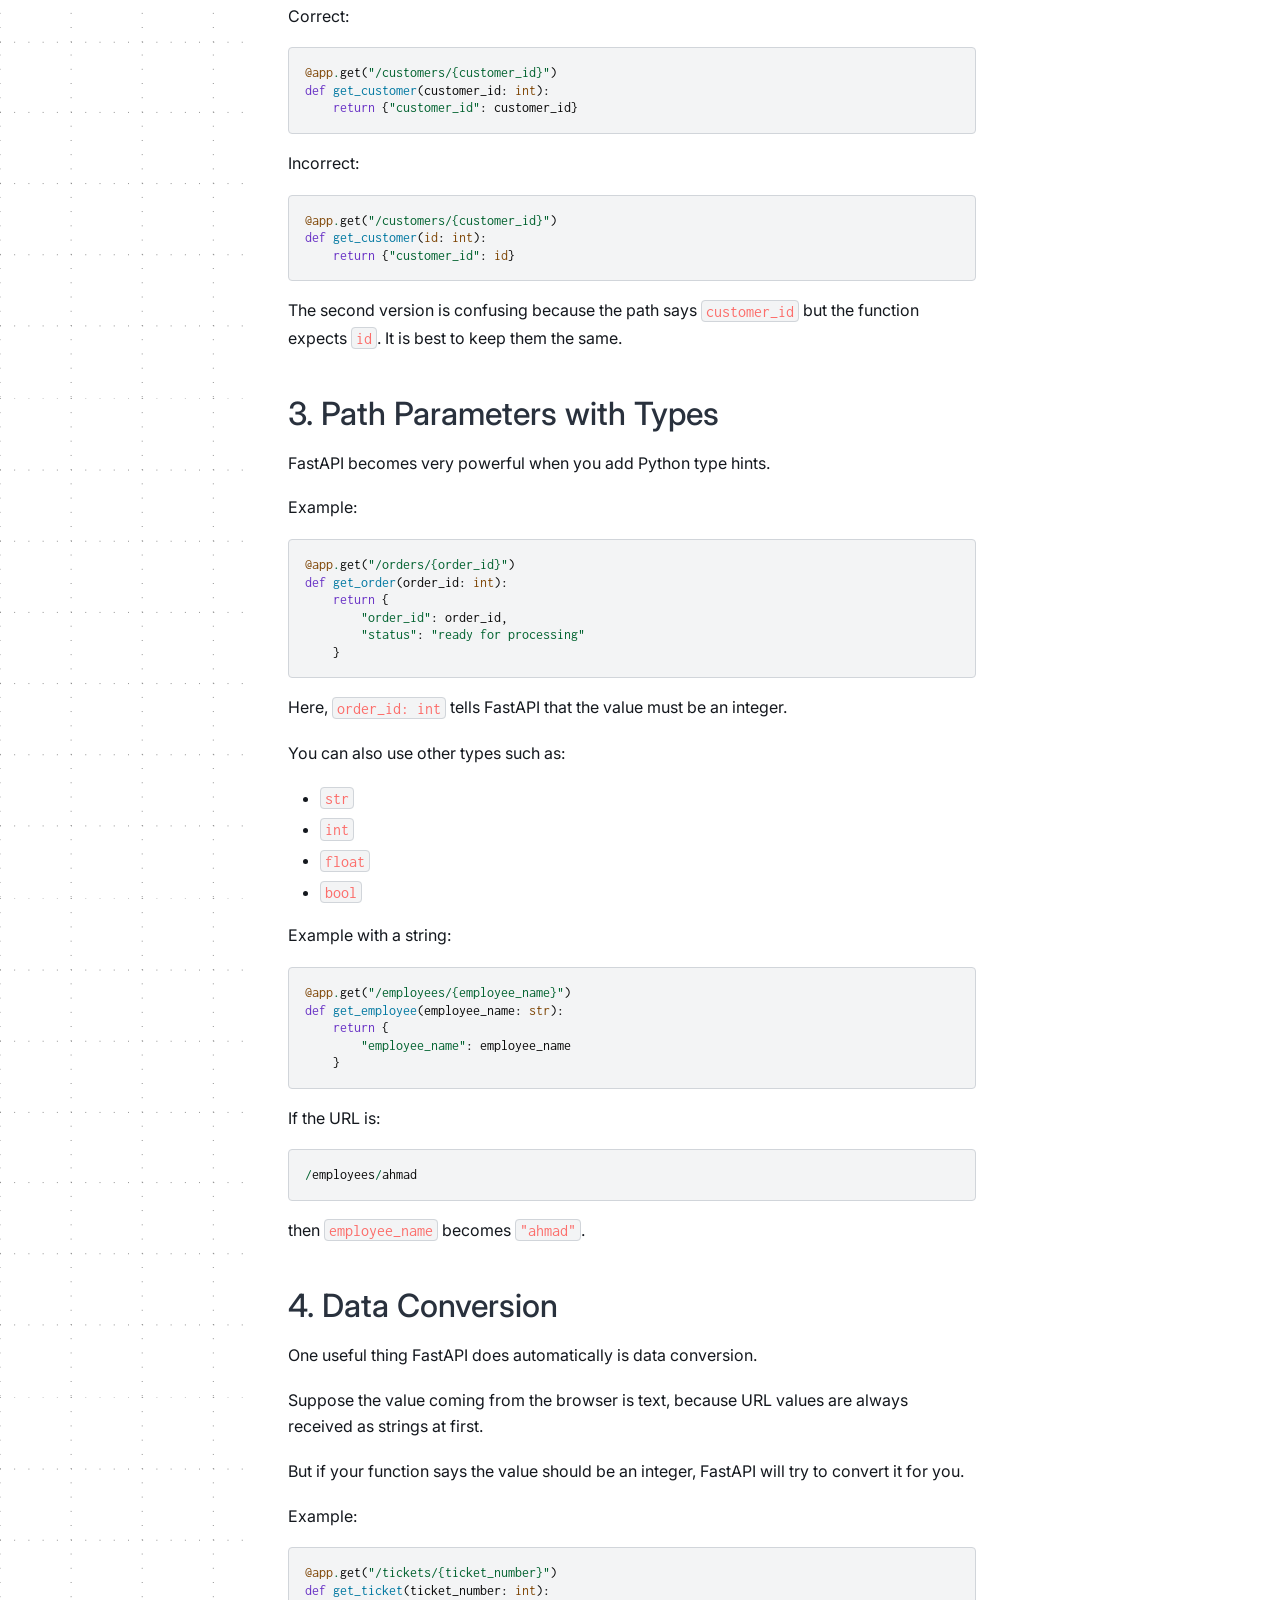
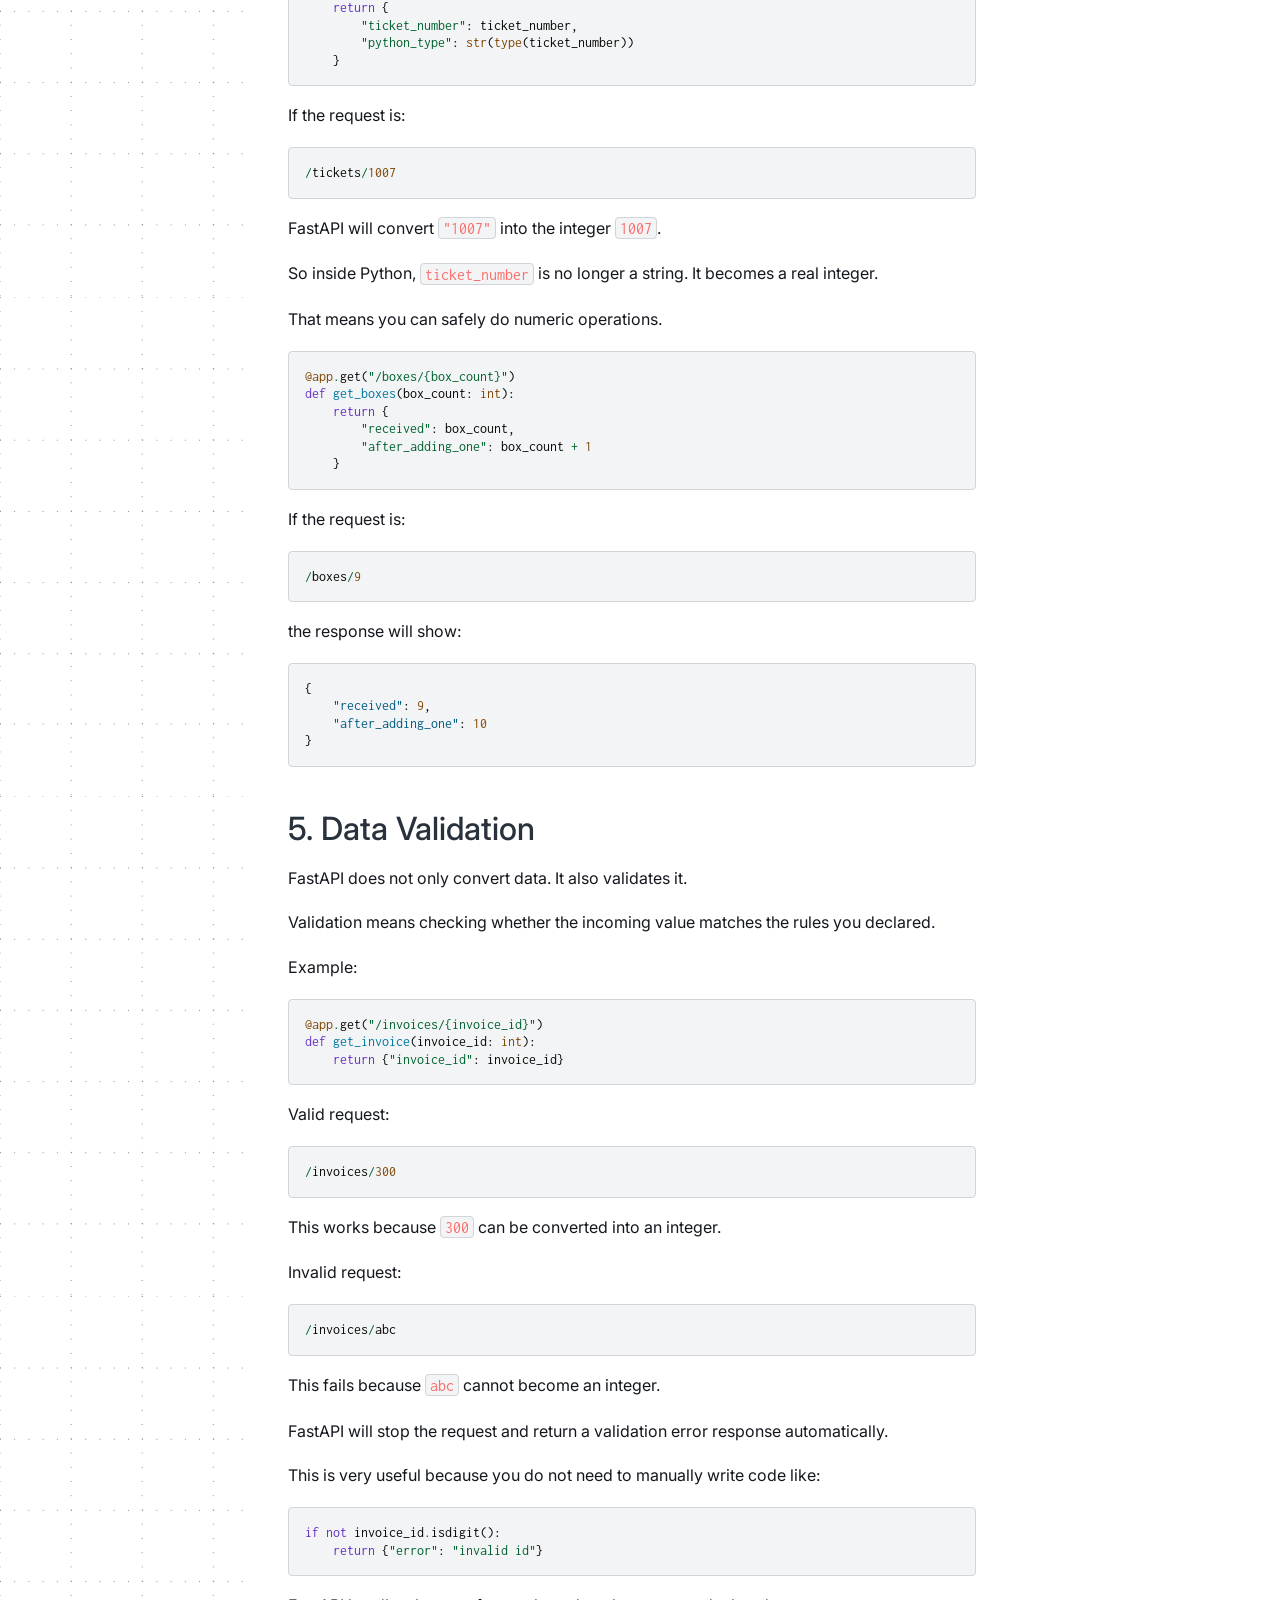
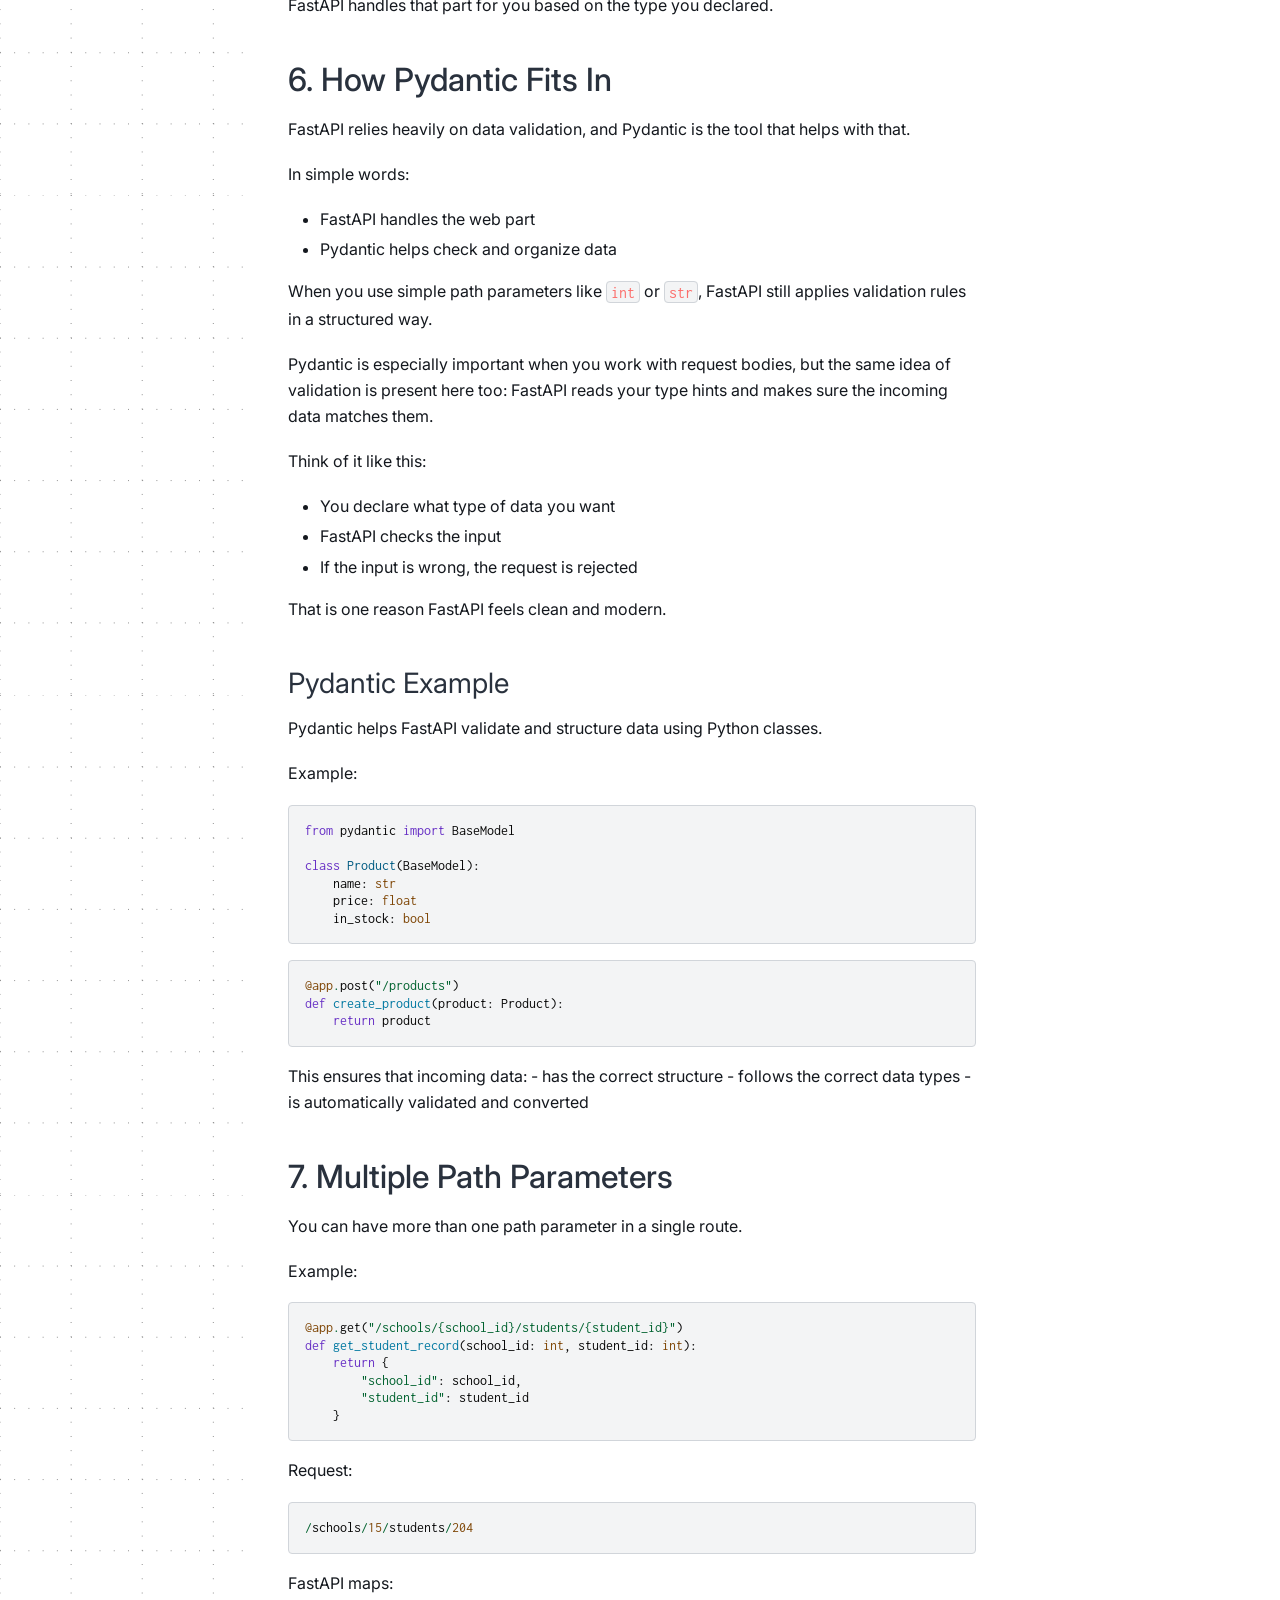
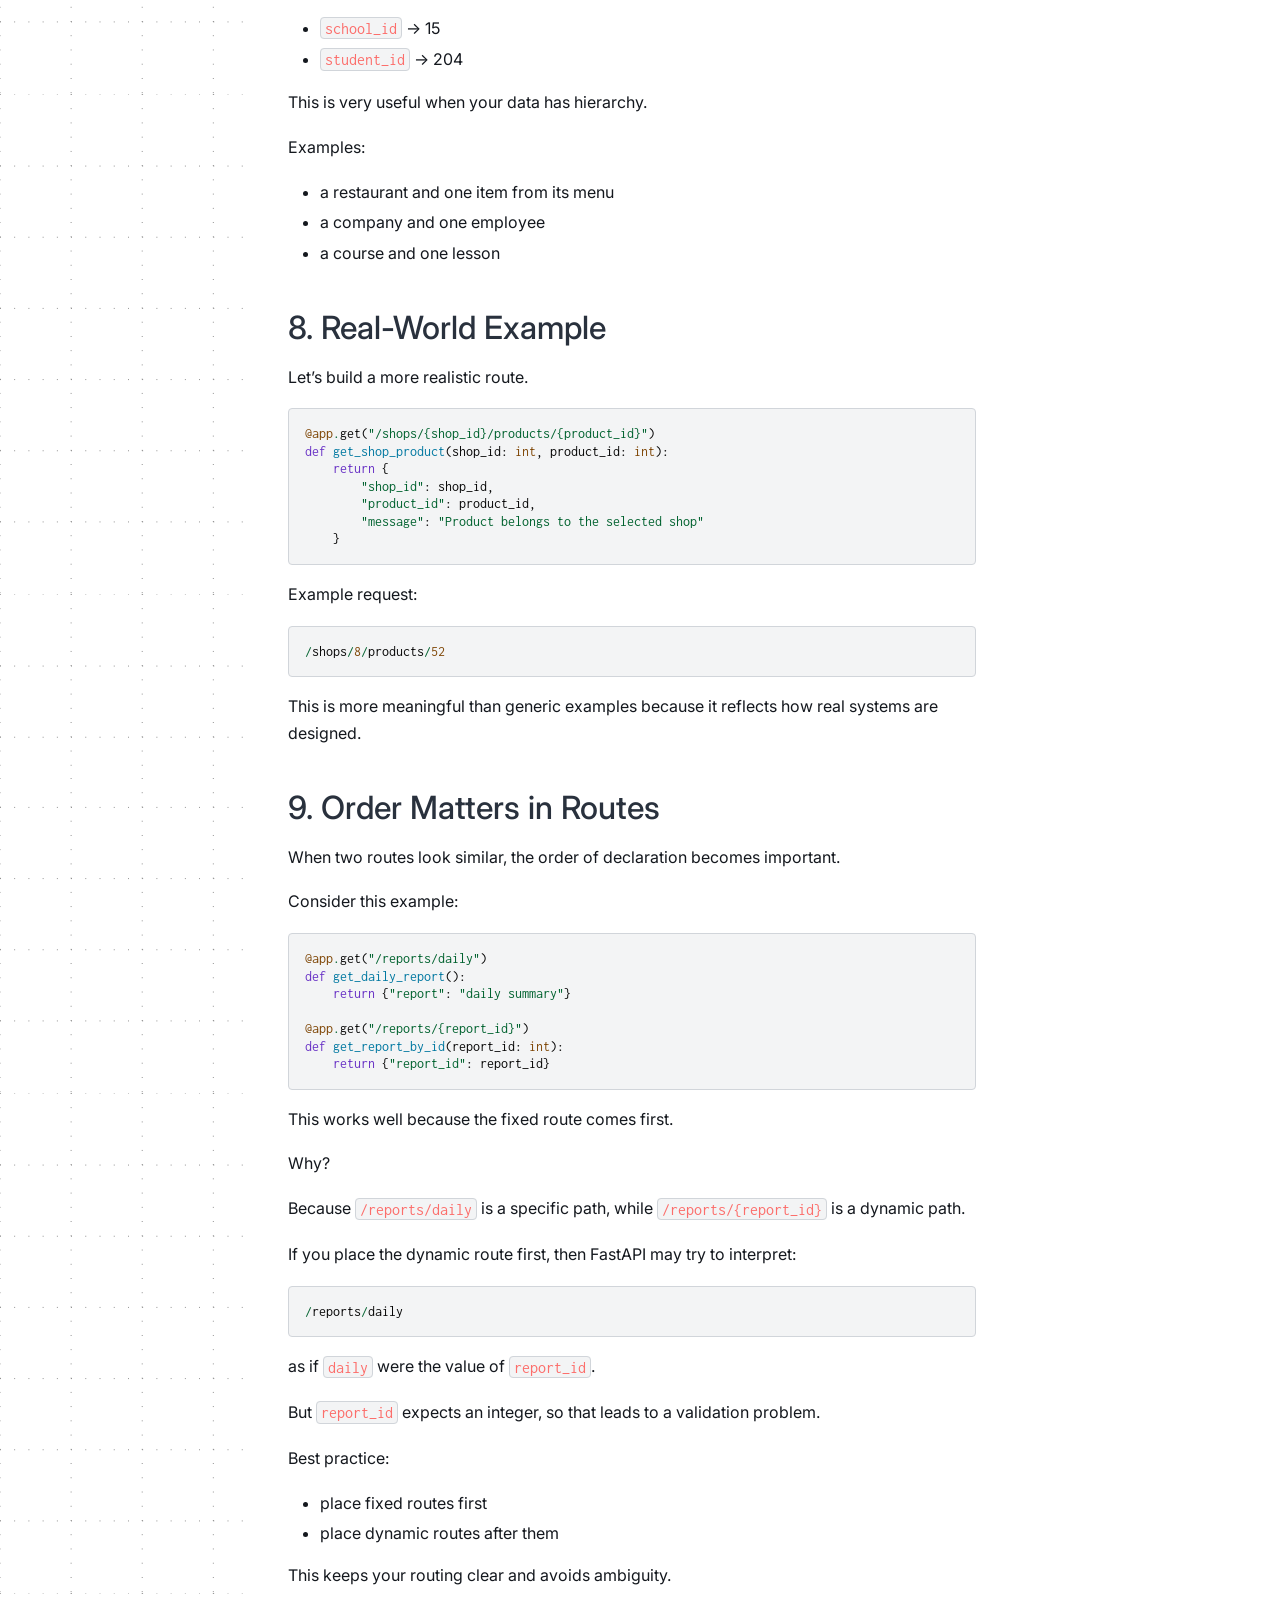
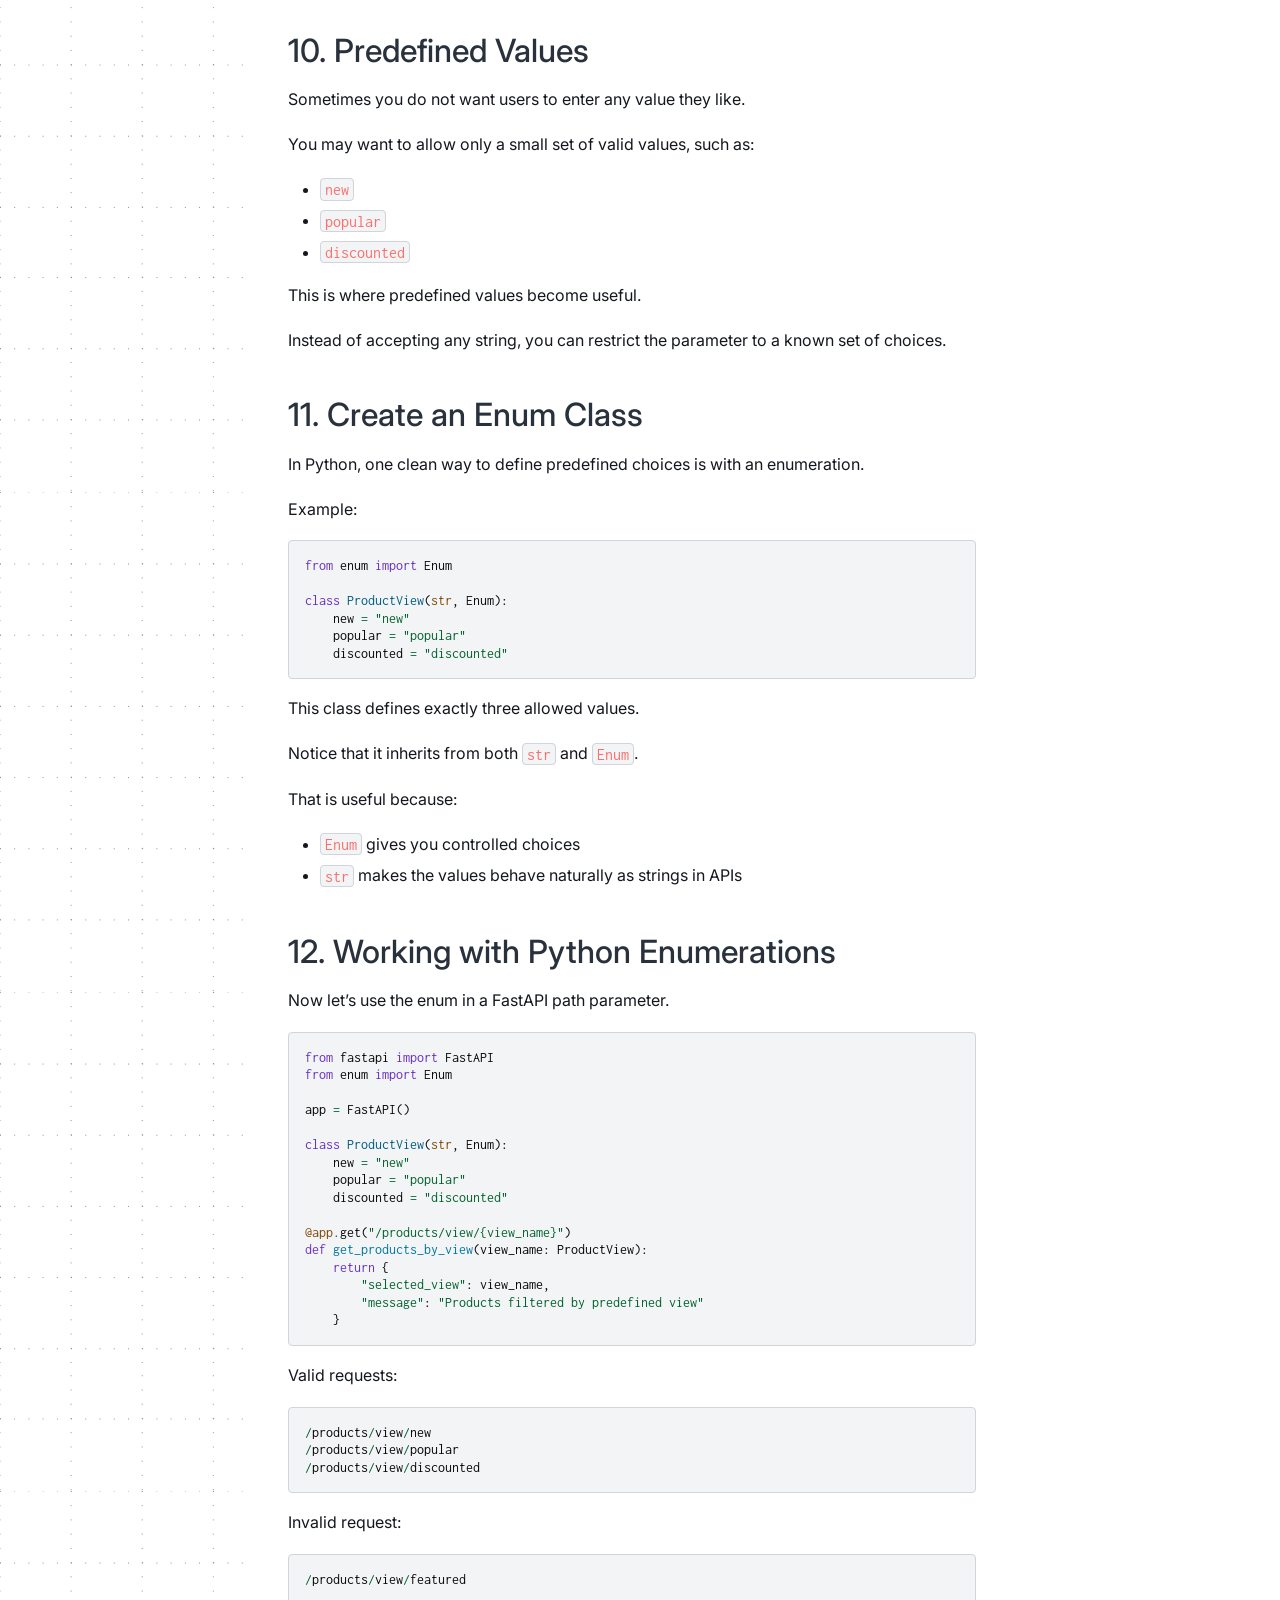
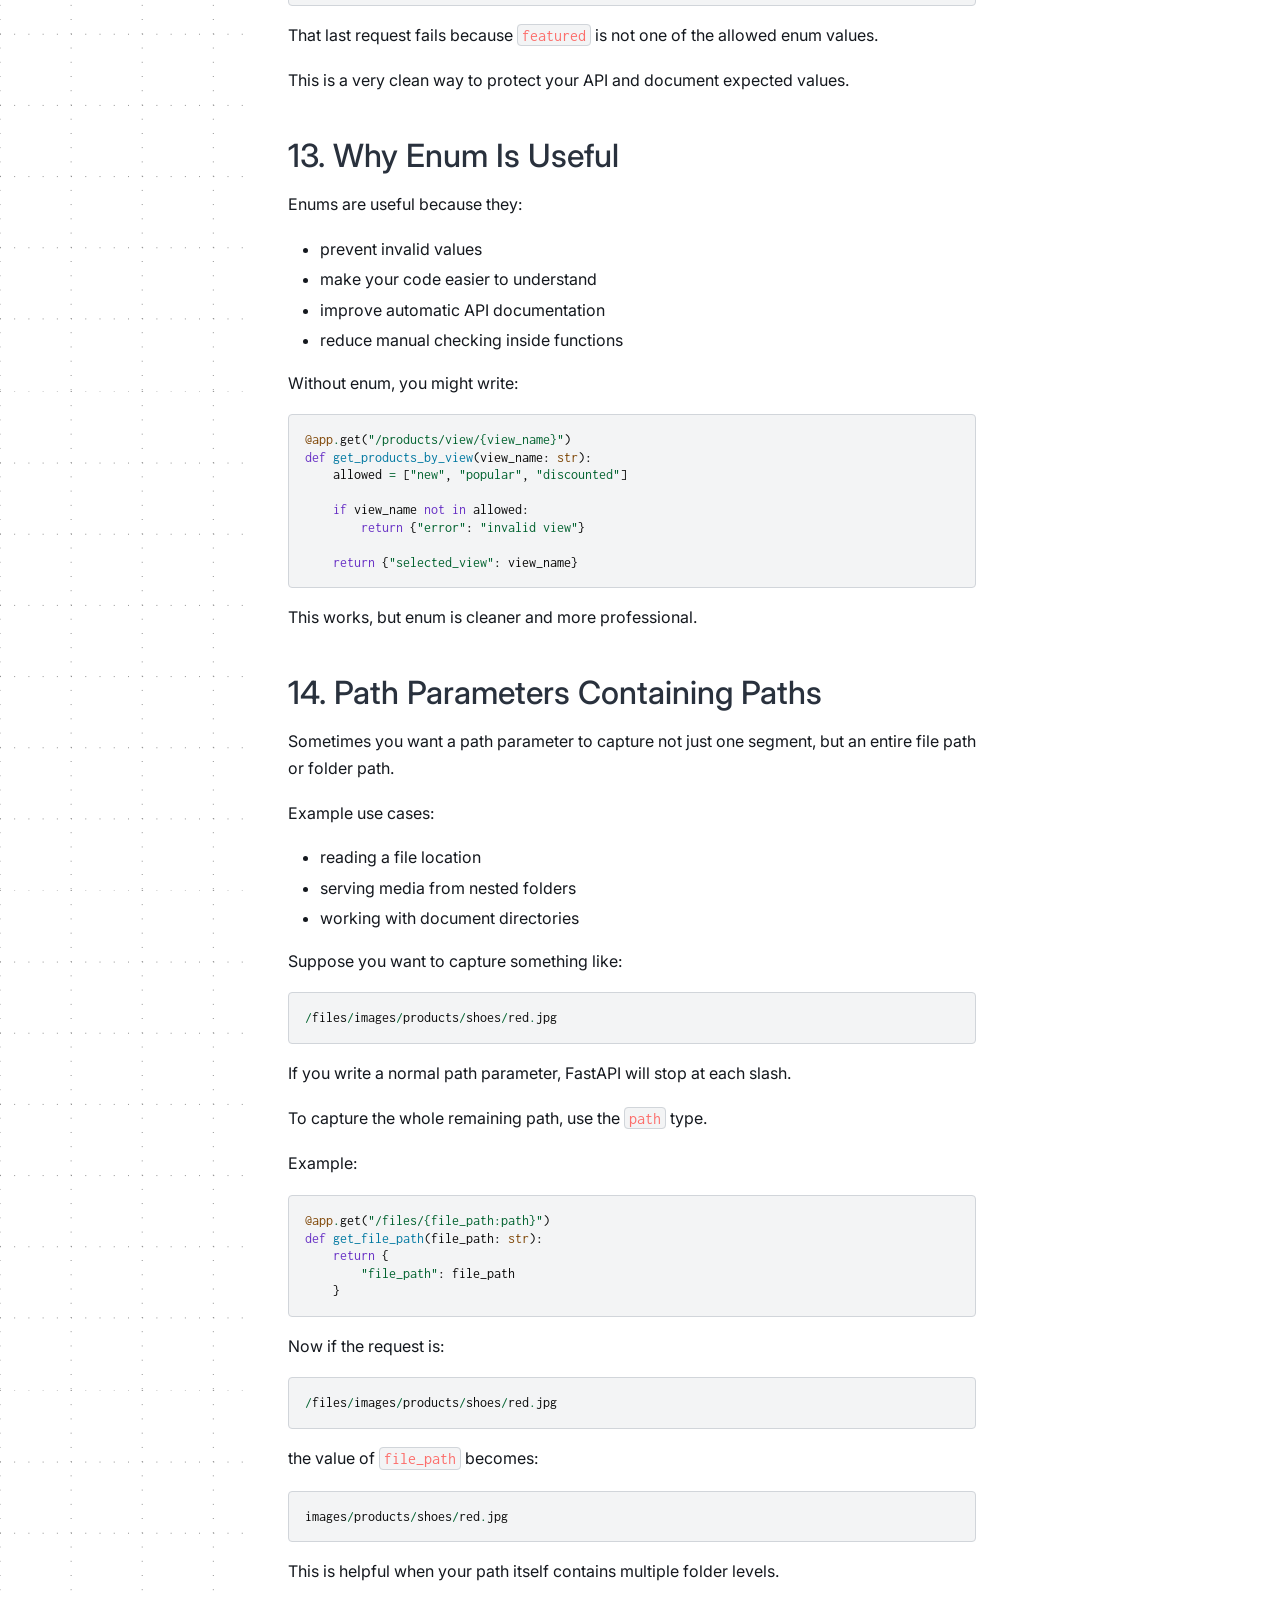
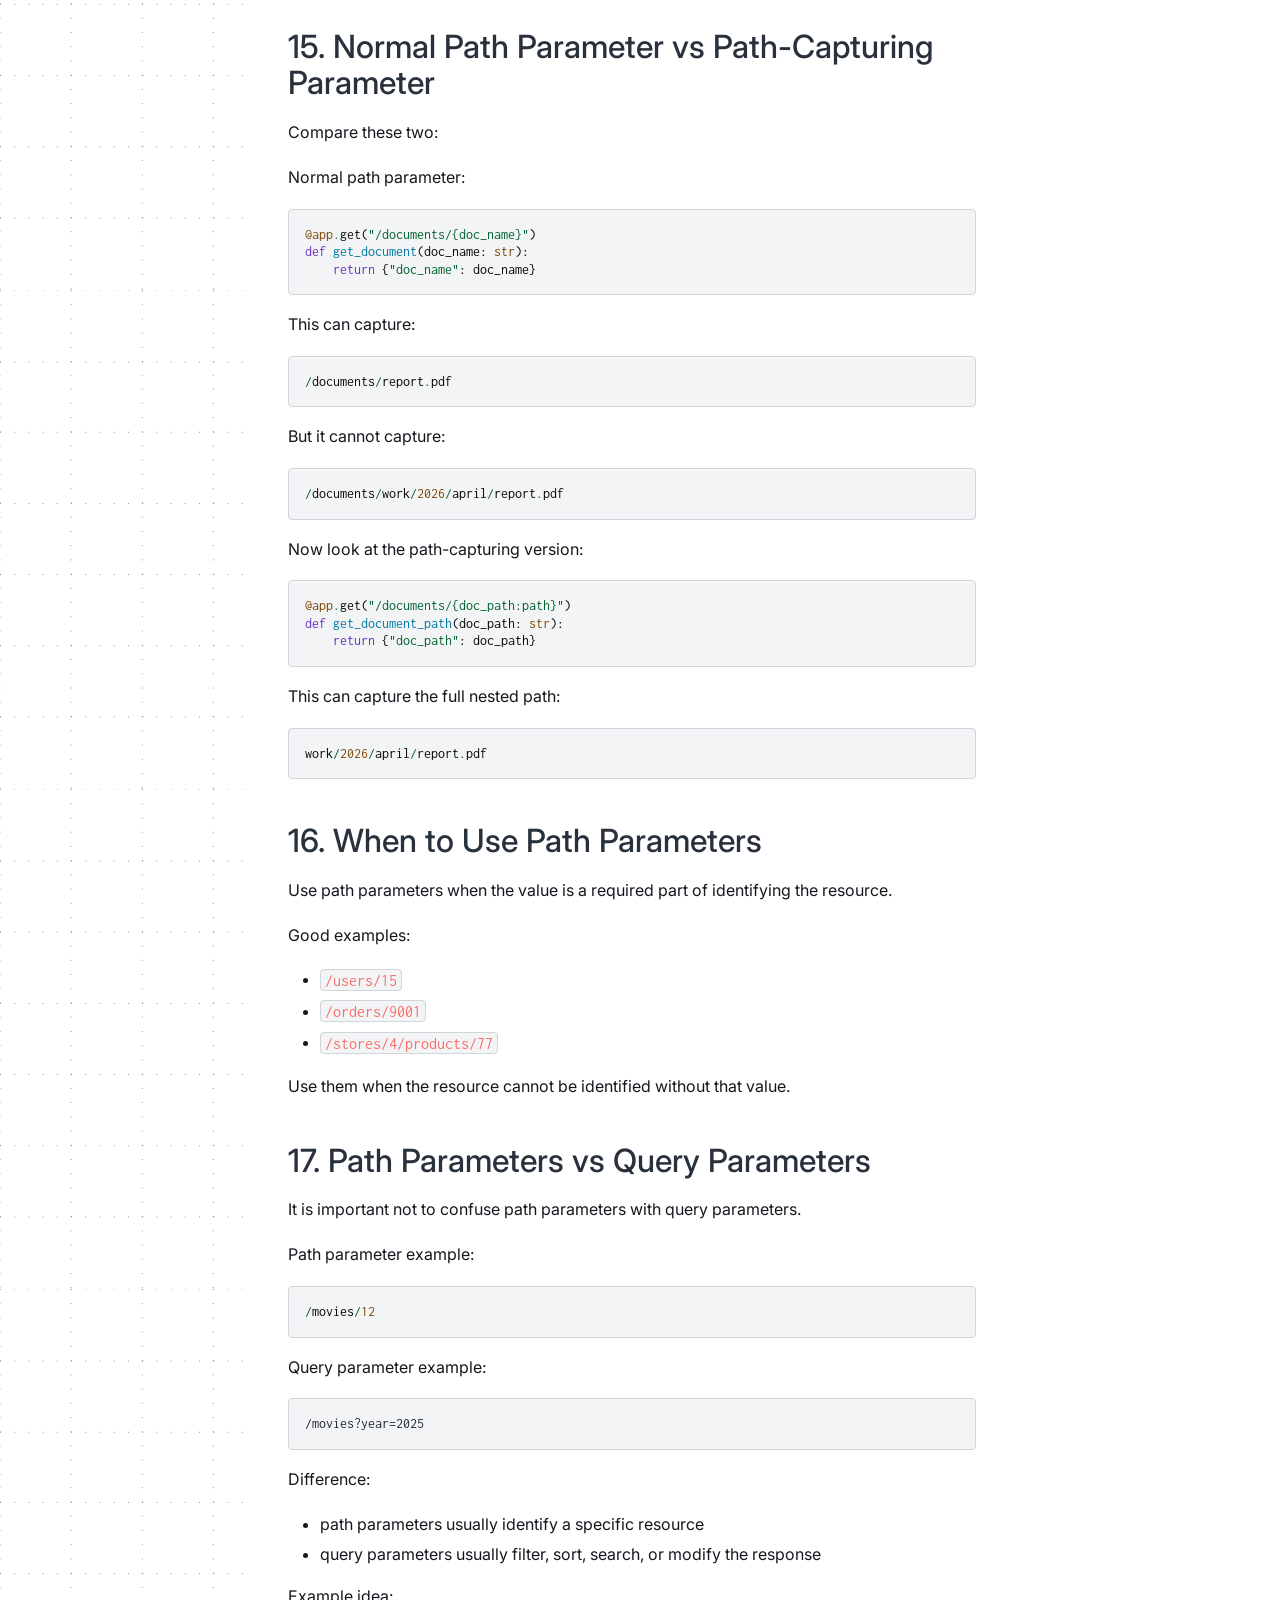
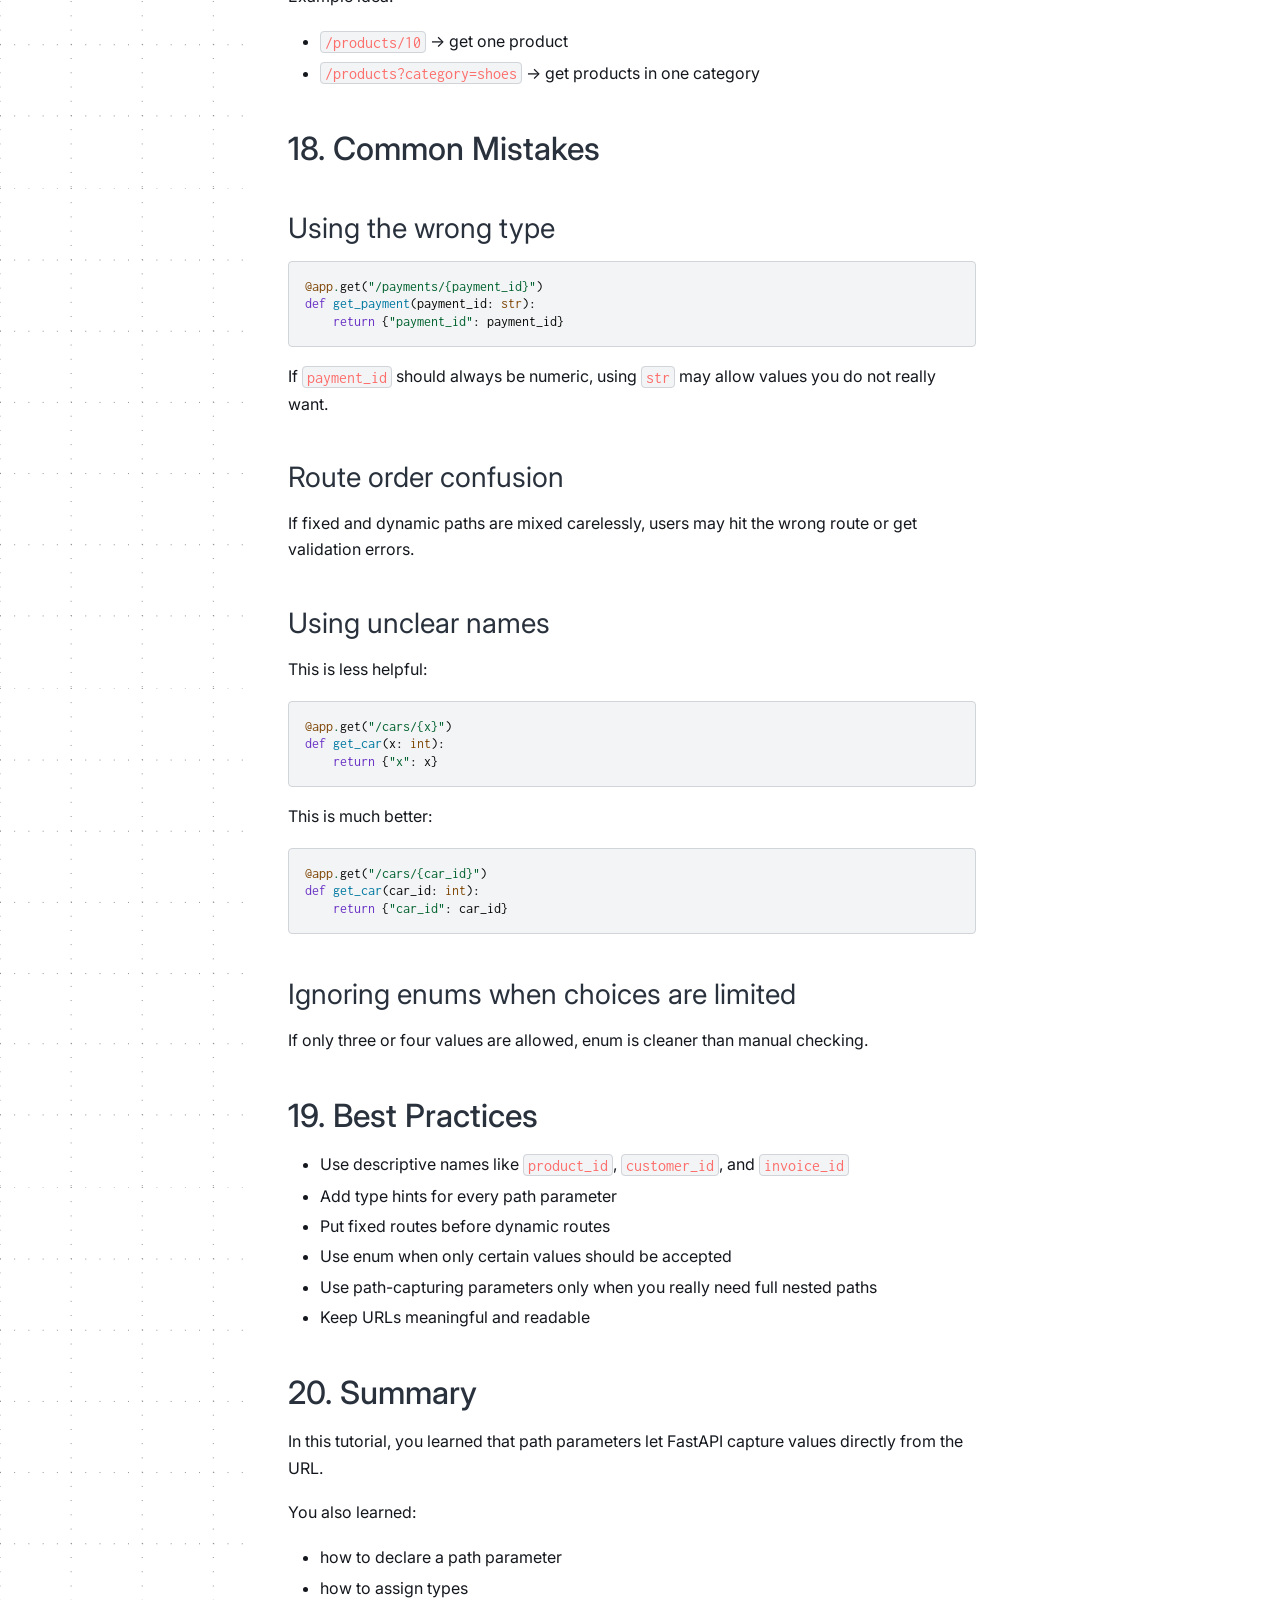
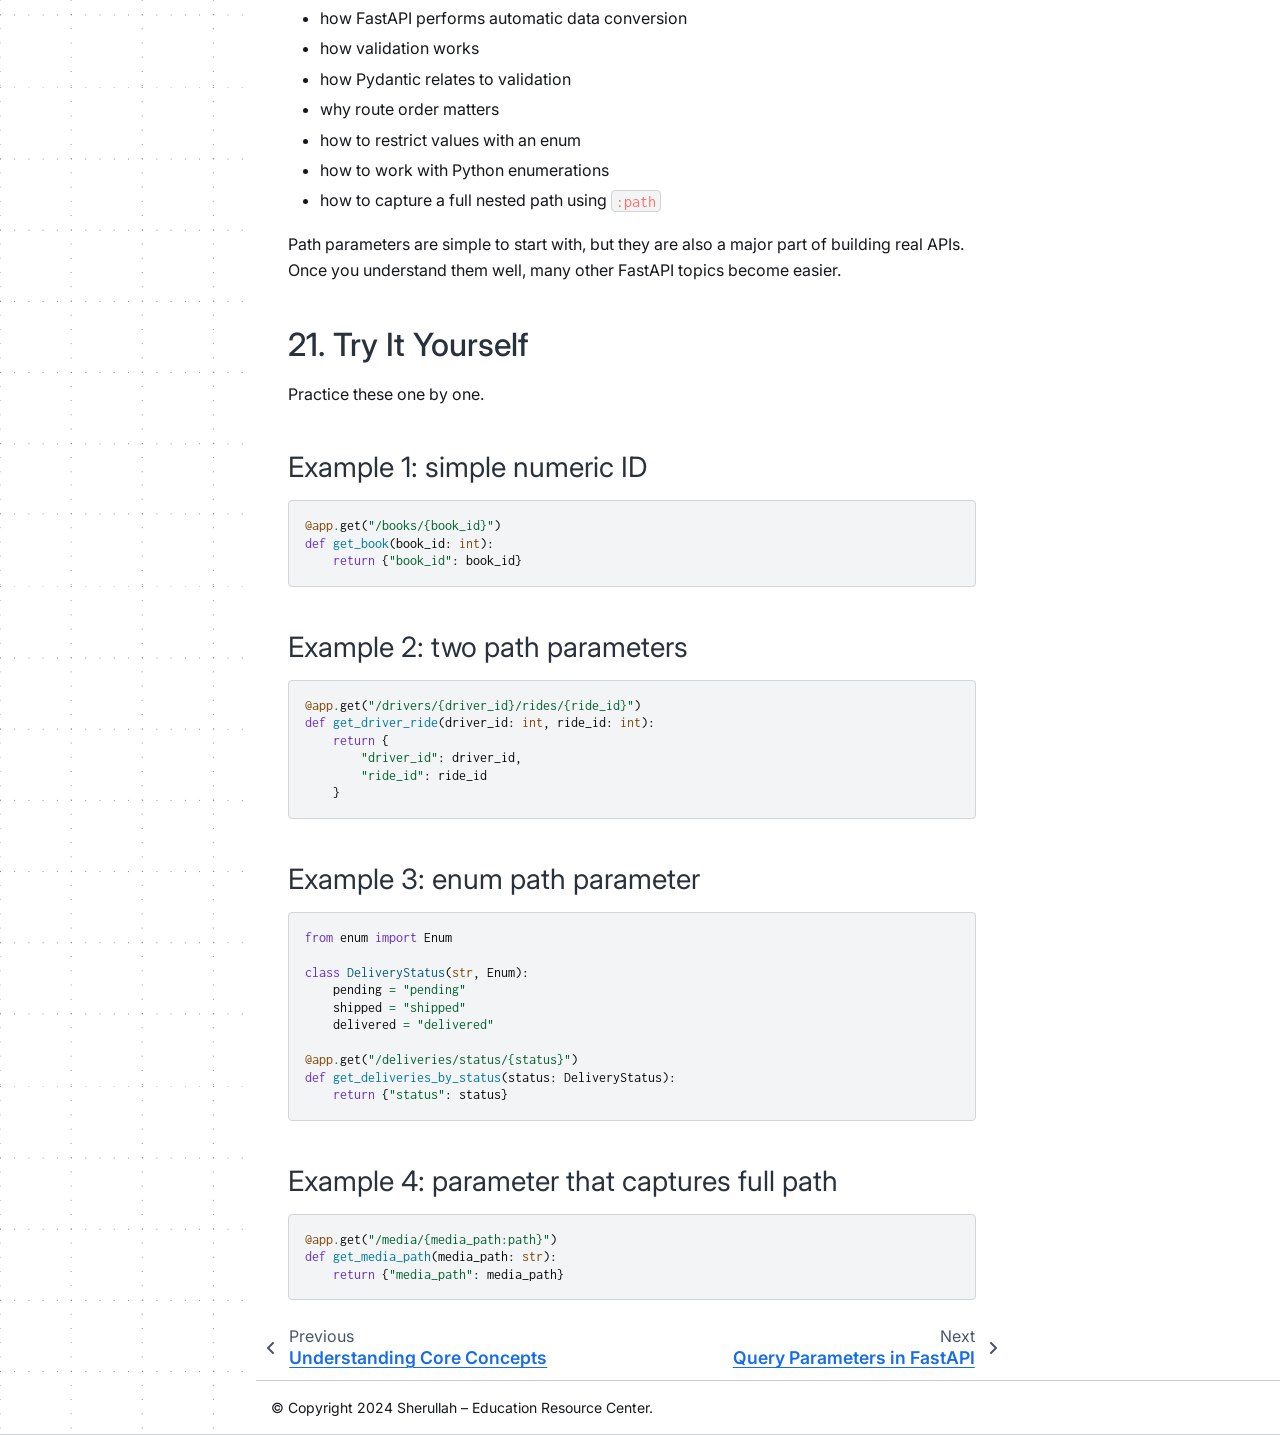
<file: fastapi/fastapi/path_parameters.html>
<!DOCTYPE html>


<html lang="en" data-content_root="../" >

  <head>
    <meta charset="utf-8" />
    <meta name="viewport" content="width=device-width, initial-scale=1.0" /><meta name="viewport" content="width=device-width, initial-scale=1" />
<meta content="Learn path parameters in FastAPI with practical examples. Understand types, automatic data conversion, validation, enums, route order, predefined values, and path parameters that contain full paths." name="description" />
<meta content="FastAPI path parameters, FastAPI path parameter types, FastAPI enum path parameter, FastAPI validation, FastAPI predefined values, FastAPI path converter, FastAPI route order, FastAPI tutorial" name="keywords" />
<meta content="Sherullah Mohtat" name="author" />
<meta content="index, follow" name="robots" />

    <title>Path Parameters in FastAPI &#8212; FastAPI</title>
  
  
  
  <script data-cfasync="false">
    document.documentElement.dataset.mode = localStorage.getItem("mode") || "";
    document.documentElement.dataset.theme = localStorage.getItem("theme") || "";
  </script>
  
  <!-- Loaded before other Sphinx assets -->
  <link href="../_static/styles/theme.css?digest=dfe6caa3a7d634c4db9b" rel="stylesheet" />
<link href="../_static/styles/bootstrap.css?digest=dfe6caa3a7d634c4db9b" rel="stylesheet" />
<link href="../_static/styles/pydata-sphinx-theme.css?digest=dfe6caa3a7d634c4db9b" rel="stylesheet" />

  
  <link href="../_static/vendor/fontawesome/6.5.2/css/all.min.css?digest=dfe6caa3a7d634c4db9b" rel="stylesheet" />
  <link rel="preload" as="font" type="font/woff2" crossorigin href="../_static/vendor/fontawesome/6.5.2/webfonts/fa-solid-900.woff2" />
<link rel="preload" as="font" type="font/woff2" crossorigin href="../_static/vendor/fontawesome/6.5.2/webfonts/fa-brands-400.woff2" />
<link rel="preload" as="font" type="font/woff2" crossorigin href="../_static/vendor/fontawesome/6.5.2/webfonts/fa-regular-400.woff2" />

    <link rel="stylesheet" type="text/css" href="../_static/pygments.css?v=873836d9" />
    <link rel="stylesheet" type="text/css" href="../_static/css/style.css?v=d6ed2d86" />
    <link rel="stylesheet" type="text/css" href="../_static/copybutton.css?v=76b2166b" />
    <link rel="stylesheet" type="text/css" href="../_static/sphinx-design.min.css?v=95c83b7e" />
    <link rel="stylesheet" type="text/css" href="../_static/css/custom.css?v=67d5fe8a" />
    <link rel="stylesheet" type="text/css" href="../_static/css/ad_style.css?v=34d129f9" />
    <link rel="stylesheet" type="text/css" href="../_static/css/navbar-scroll.css?v=4d5946c0" />
  
  <!-- Pre-loaded scripts that we'll load fully later -->
  <link rel="preload" as="script" href="../_static/scripts/bootstrap.js?digest=dfe6caa3a7d634c4db9b" />
<link rel="preload" as="script" href="../_static/scripts/pydata-sphinx-theme.js?digest=dfe6caa3a7d634c4db9b" />
  <script src="../_static/vendor/fontawesome/6.5.2/js/all.min.js?digest=dfe6caa3a7d634c4db9b"></script>

    <script src="../_static/documentation_options.js?v=f9c1cefe"></script>
    <script src="../_static/doctools.js?v=9a2dae69"></script>
    <script src="../_static/sphinx_highlight.js?v=dc90522c"></script>
    <script src="../_static/clipboard.min.js?v=a7894cd8"></script>
    <script src="../_static/copybutton.js?v=f281be69"></script>
    <script src="../_static/scripts/sphinx-book-theme.js?v=887ef09a"></script>
    <script src="../_static/design-tabs.js?v=f930bc37"></script>
    <script>DOCUMENTATION_OPTIONS.pagename = 'fastapi/path_parameters';</script>
    <script src="../_static/js/custom.js?v=6f0278c6"></script>
    <script src="../_static/js/navbar-scroll.js?v=cb524ae2"></script>
    <link rel="icon" href="../_static/sherullah.png"/>
    <link rel="index" title="Index" href="../genindex.html" />
    <link rel="search" title="Search" href="../search.html" />
    <link rel="next" title="Query Parameters in FastAPI" href="query_parameters.html" />
    <link rel="prev" title="Understanding Core Concepts" href="understanding_core_concepts.html" />
  <meta name="viewport" content="width=device-width, initial-scale=1"/>
  <meta name="docsearch:language" content="en"/>
  </head>
  
  
  <body data-bs-spy="scroll" data-bs-target=".bd-toc-nav" data-offset="180" data-bs-root-margin="0px 0px -60%" data-default-mode="">

  
  
  <div id="pst-skip-link" class="skip-link d-print-none"><a href="#main-content">Skip to main content</a></div>
<!-- Google Tag Manager (noscript) -->
<noscript
  ><iframe
    src="https://www.googletagmanager.com/ns.html?id=GTM-P4GQM59"
    height="0"
    width="0"
    style="display: none; visibility: hidden"
  ></iframe
></noscript>
<!-- End Google Tag Manager (noscript) -->

<nav class="dask-nav container-fluid">
  <ul>
    <li class="logo">
      <a href="https://docs.dask.org/">
        <img
          class="caption"
          src="../_static/images/dask-horizontal-white.svg"
        />
      </a>
    </li>

    <li>
      <a href="https://docs.dask.org/">Dask</a>
    </li>

    <li>
      <a href="https://distributed.dask.org/">Distributed</a>
    </li>

    <li>
      <a href="https://ml.dask.org/">Dask ML</a>
    </li>

    <li>
      <a href="https://examples.dask.org/">Examples</a>
    </li>

    <li>
      <a href="https://docs.dask.org/en/latest/ecosystem.html">Ecosystem</a>
    </li>

    <li>
      <a href="https://docs.dask.org/en/latest/support.html">Community</a>
    </li>
  </ul>
</nav>


  
  <div id="pst-scroll-pixel-helper"></div>
  
  <button type="button" class="btn rounded-pill" id="pst-back-to-top">
    <i class="fa-solid fa-arrow-up"></i>Back to top</button>

  
  <input type="checkbox"
          class="sidebar-toggle"
          id="pst-primary-sidebar-checkbox"/>
  <label class="overlay overlay-primary" for="pst-primary-sidebar-checkbox"></label>
  
  <input type="checkbox"
          class="sidebar-toggle"
          id="pst-secondary-sidebar-checkbox"/>
  <label class="overlay overlay-secondary" for="pst-secondary-sidebar-checkbox"></label>
  
  <div class="search-button__wrapper">
    <div class="search-button__overlay"></div>
    <div class="search-button__search-container">
<form class="bd-search d-flex align-items-center"
      action="../search.html"
      method="get">
  <i class="fa-solid fa-magnifying-glass"></i>
  <input type="search"
         class="form-control"
         name="q"
         id="search-input"
         placeholder="Search..."
         aria-label="Search..."
         autocomplete="off"
         autocorrect="off"
         autocapitalize="off"
         spellcheck="false"/>
  <span class="search-button__kbd-shortcut"><kbd class="kbd-shortcut__modifier">Ctrl</kbd>+<kbd>K</kbd></span>
</form></div>
  </div>

  <div class="pst-async-banner-revealer d-none">
  <aside id="bd-header-version-warning" class="d-none d-print-none" aria-label="Version warning"></aside>
</div>

  
<nav class="dask-nav container-fluid navbar-scroll-wrap">

    <!-- Left arrow -->
  <button class="scroll-btn scroll-left" id="navLeft" aria-label="Scroll left">
    &#10094;
  </button>

  <ul class="nav-scroll" id="nav-scroll">

    <!-- Home = external site
    <li>
      <a href="" target="_blank" rel="noopener" class="nav-icon">
        <img src="../_static/images/logo/home48.png" alt="Home" />
      </a>
    </li>
 -->
    <!-- pathto inside repository project-->
    <li class="">
      <a href="../index.html">FastAPI</a>
    </li>
  </ul>


  <!-- Right arrow -->
  <button class="scroll-btn scroll-right" id="navRight" aria-label="Scroll right">
    &#10095;
  </button>
</nav>


  <div class="bd-container">
    <div class="bd-container__inner bd-page-width">
      
      
      
      <div class="bd-sidebar-primary bd-sidebar">
        

  
  <div class="sidebar-header-items sidebar-primary__section">
    
    
    
    
  </div>
  
    <div class="sidebar-primary-items__start sidebar-primary__section">
        <div class="sidebar-primary-item">

  

<a class="navbar-brand logo" href="_static/images/dask-horizontal-white.svg">
  
  
  
  
  
  
    <p class="title logo__title">FastAPI</p>
  
</a></div>
        <div class="sidebar-primary-item">

 <script>
 document.write(`
   <button class="btn search-button-field search-button__button" title="Search" aria-label="Search" data-bs-placement="bottom" data-bs-toggle="tooltip">
    <i class="fa-solid fa-magnifying-glass"></i>
    <span class="search-button__default-text">Search</span>
    <span class="search-button__kbd-shortcut"><kbd class="kbd-shortcut__modifier">Ctrl</kbd>+<kbd class="kbd-shortcut__modifier">K</kbd></span>
   </button>
 `);
 </script></div>
        <div class="sidebar-primary-item"><nav class="bd-links bd-docs-nav" aria-label="Main">
    <div class="bd-toc-item navbar-nav active">
        <p aria-level="2" class="caption" role="heading"><span class="caption-text">FastAPI Framework</span></p>
<ul class="current nav bd-sidenav">
<li class="toctree-l1"><a class="reference internal" href="environment_setup.html">Environment Setup</a></li>
<li class="toctree-l1"><a class="reference internal" href="understanding_core_concepts.html">Understanding Core Concepts</a></li>
<li class="toctree-l1 current active"><a class="current reference internal" href="#">Path Parameters in FastAPI</a></li>
<li class="toctree-l1"><a class="reference internal" href="query_parameters.html">Query Parameters in FastAPI</a></li>
<li class="toctree-l1"><a class="reference internal" href="request_body.html">Request Body in FastAPI</a></li>
<li class="toctree-l1"><a class="reference internal" href="query_parameters_and_string_validation.html">Query Parameters and String Validation in FastAPI</a></li>
</ul>

    </div>
</nav></div>
    </div>
  
  
  <div class="sidebar-primary-items__end sidebar-primary__section">
  </div>
  
  <div id="rtd-footer-container"></div>


      </div>
      
      <main id="main-content" class="bd-main" role="main">
        
        

<div class="sbt-scroll-pixel-helper"></div>

          <div class="bd-content">
            <div class="bd-article-container">
              
              <div class="bd-header-article d-print-none">
<div class="header-article-items header-article__inner">
  
    <div class="header-article-items__start">
      
        <div class="header-article-item"><button class="sidebar-toggle primary-toggle btn btn-sm" title="Toggle primary sidebar" data-bs-placement="bottom" data-bs-toggle="tooltip">
  <span class="fa-solid fa-bars"></span>
</button></div>
      
    </div>
  
  
    <div class="header-article-items__end">
      
        <div class="header-article-item">

<div class="article-header-buttons">



<button onclick="toggleFullScreen()"
  class="btn btn-sm btn-fullscreen-button"
  title="Fullscreen mode"
  data-bs-placement="bottom" data-bs-toggle="tooltip"
>
  

<span class="btn__icon-container">
  <i class="fas fa-expand"></i>
  </span>

</button>



<script>
document.write(`
  <button class="btn btn-sm nav-link pst-navbar-icon theme-switch-button" title="light/dark" aria-label="light/dark" data-bs-placement="bottom" data-bs-toggle="tooltip">
    <i class="theme-switch fa-solid fa-sun fa-lg" data-mode="light"></i>
    <i class="theme-switch fa-solid fa-moon fa-lg" data-mode="dark"></i>
    <i class="theme-switch fa-solid fa-circle-half-stroke fa-lg" data-mode="auto"></i>
  </button>
`);
</script>


<script>
document.write(`
  <button class="btn btn-sm pst-navbar-icon search-button search-button__button" title="Search" aria-label="Search" data-bs-placement="bottom" data-bs-toggle="tooltip">
    <i class="fa-solid fa-magnifying-glass fa-lg"></i>
  </button>
`);
</script>
<button class="sidebar-toggle secondary-toggle btn btn-sm" title="Toggle secondary sidebar" data-bs-placement="bottom" data-bs-toggle="tooltip">
    <span class="fa-solid fa-list"></span>
</button>
</div></div>
      
    </div>
  
</div>
</div>
              
              

<div id="jb-print-docs-body" class="onlyprint">
    <h1>Path Parameters in FastAPI</h1>
    <!-- Table of contents -->
    <div id="print-main-content">
        <div id="jb-print-toc">
            
            <div>
                <h2> Contents </h2>
            </div>
            <nav aria-label="Page">
                <ul class="visible nav section-nav flex-column">
<li class="toc-h2 nav-item toc-entry"><a class="reference internal nav-link" href="#what-a-path-parameter-is">1. What a Path Parameter Is</a></li>
<li class="toc-h2 nav-item toc-entry"><a class="reference internal nav-link" href="#declaring-a-path-parameter">2. Declaring a Path Parameter</a></li>
<li class="toc-h2 nav-item toc-entry"><a class="reference internal nav-link" href="#path-parameters-with-types">3. Path Parameters with Types</a></li>
<li class="toc-h2 nav-item toc-entry"><a class="reference internal nav-link" href="#data-conversion">4. Data Conversion</a></li>
<li class="toc-h2 nav-item toc-entry"><a class="reference internal nav-link" href="#data-validation">5. Data Validation</a></li>
<li class="toc-h2 nav-item toc-entry"><a class="reference internal nav-link" href="#how-pydantic-fits-in">6. How Pydantic Fits In</a><ul class="nav section-nav flex-column">
<li class="toc-h3 nav-item toc-entry"><a class="reference internal nav-link" href="#pydantic-example">Pydantic Example</a></li>
</ul>
</li>
<li class="toc-h2 nav-item toc-entry"><a class="reference internal nav-link" href="#multiple-path-parameters">7. Multiple Path Parameters</a></li>
<li class="toc-h2 nav-item toc-entry"><a class="reference internal nav-link" href="#real-world-example">8. Real-World Example</a></li>
<li class="toc-h2 nav-item toc-entry"><a class="reference internal nav-link" href="#order-matters-in-routes">9. Order Matters in Routes</a></li>
<li class="toc-h2 nav-item toc-entry"><a class="reference internal nav-link" href="#predefined-values">10. Predefined Values</a></li>
<li class="toc-h2 nav-item toc-entry"><a class="reference internal nav-link" href="#create-an-enum-class">11. Create an Enum Class</a></li>
<li class="toc-h2 nav-item toc-entry"><a class="reference internal nav-link" href="#working-with-python-enumerations">12. Working with Python Enumerations</a></li>
<li class="toc-h2 nav-item toc-entry"><a class="reference internal nav-link" href="#why-enum-is-useful">13. Why Enum Is Useful</a></li>
<li class="toc-h2 nav-item toc-entry"><a class="reference internal nav-link" href="#path-parameters-containing-paths">14. Path Parameters Containing Paths</a></li>
<li class="toc-h2 nav-item toc-entry"><a class="reference internal nav-link" href="#normal-path-parameter-vs-path-capturing-parameter">15. Normal Path Parameter vs Path-Capturing Parameter</a></li>
<li class="toc-h2 nav-item toc-entry"><a class="reference internal nav-link" href="#when-to-use-path-parameters">16. When to Use Path Parameters</a></li>
<li class="toc-h2 nav-item toc-entry"><a class="reference internal nav-link" href="#path-parameters-vs-query-parameters">17. Path Parameters vs Query Parameters</a></li>
<li class="toc-h2 nav-item toc-entry"><a class="reference internal nav-link" href="#common-mistakes">18. Common Mistakes</a><ul class="nav section-nav flex-column">
<li class="toc-h3 nav-item toc-entry"><a class="reference internal nav-link" href="#using-the-wrong-type">Using the wrong type</a></li>
<li class="toc-h3 nav-item toc-entry"><a class="reference internal nav-link" href="#route-order-confusion">Route order confusion</a></li>
<li class="toc-h3 nav-item toc-entry"><a class="reference internal nav-link" href="#using-unclear-names">Using unclear names</a></li>
<li class="toc-h3 nav-item toc-entry"><a class="reference internal nav-link" href="#ignoring-enums-when-choices-are-limited">Ignoring enums when choices are limited</a></li>
</ul>
</li>
<li class="toc-h2 nav-item toc-entry"><a class="reference internal nav-link" href="#best-practices">19. Best Practices</a></li>
<li class="toc-h2 nav-item toc-entry"><a class="reference internal nav-link" href="#summary">20. Summary</a></li>
<li class="toc-h2 nav-item toc-entry"><a class="reference internal nav-link" href="#try-it-yourself">21. Try It Yourself</a><ul class="nav section-nav flex-column">
<li class="toc-h3 nav-item toc-entry"><a class="reference internal nav-link" href="#example-1-simple-numeric-id">Example 1: simple numeric ID</a></li>
<li class="toc-h3 nav-item toc-entry"><a class="reference internal nav-link" href="#example-2-two-path-parameters">Example 2: two path parameters</a></li>
<li class="toc-h3 nav-item toc-entry"><a class="reference internal nav-link" href="#example-3-enum-path-parameter">Example 3: enum path parameter</a></li>
<li class="toc-h3 nav-item toc-entry"><a class="reference internal nav-link" href="#example-4-parameter-that-captures-full-path">Example 4: parameter that captures full path</a></li>
</ul>
</li>
</ul>
            </nav>
        </div>
    </div>
</div>

              
                
<div id="searchbox"></div>
                <article class="bd-article">
                  
  <section id="path-parameters-in-fastapi">
<h1>Path Parameters in FastAPI<a class="headerlink" href="#path-parameters-in-fastapi" title="Link to this heading">#</a></h1>
<p>Path parameters are one of the most useful features in FastAPI because they allow your application to read values directly from the URL.</p>
<p>They are called “path parameters” because the value lives inside the path itself.</p>
<p>For example, in a URL like this:</p>
<div class="highlight-default notranslate"><div class="highlight"><pre><span></span><span class="o">/</span><span class="n">products</span><span class="o">/</span><span class="mi">25</span>
</pre></div>
</div>
<p>the number <code class="docutils literal notranslate"><span class="pre">25</span></code> is part of the path. That value can be captured and used inside your Python function.</p>
<p>This makes your API dynamic. Instead of creating a separate URL for every product, customer, or order, you create one route and let FastAPI read the changing part for you.</p>
<section id="what-a-path-parameter-is">
<h2>1. What a Path Parameter Is<a class="headerlink" href="#what-a-path-parameter-is" title="Link to this heading">#</a></h2>
<p>A path parameter is a variable inside the route path.</p>
<p>Here is a simple example:</p>
<div class="highlight-python notranslate"><div class="highlight"><pre><span></span><span class="kn">from</span><span class="w"> </span><span class="nn">fastapi</span><span class="w"> </span><span class="kn">import</span> <span class="n">FastAPI</span>

<span class="n">app</span> <span class="o">=</span> <span class="n">FastAPI</span><span class="p">()</span>

<span class="nd">@app</span><span class="o">.</span><span class="n">get</span><span class="p">(</span><span class="s2">&quot;/products/</span><span class="si">{product_id}</span><span class="s2">&quot;</span><span class="p">)</span>
<span class="k">def</span><span class="w"> </span><span class="nf">get_product</span><span class="p">(</span><span class="n">product_id</span><span class="p">:</span> <span class="nb">int</span><span class="p">):</span>
    <span class="k">return</span> <span class="p">{</span>
        <span class="s2">&quot;message&quot;</span><span class="p">:</span> <span class="s2">&quot;Product details fetched successfully&quot;</span><span class="p">,</span>
        <span class="s2">&quot;product_id&quot;</span><span class="p">:</span> <span class="n">product_id</span>
    <span class="p">}</span>
</pre></div>
</div>
<p>In this route:</p>
<ul class="simple">
<li><p><code class="docutils literal notranslate"><span class="pre">/products/</span></code> is the fixed part</p></li>
<li><p><code class="docutils literal notranslate"><span class="pre">{product_id}</span></code> is the dynamic part</p></li>
</ul>
<p>If someone visits:</p>
<div class="highlight-default notranslate"><div class="highlight"><pre><span></span><span class="o">/</span><span class="n">products</span><span class="o">/</span><span class="mi">25</span>
</pre></div>
</div>
<p>FastAPI takes the value <code class="docutils literal notranslate"><span class="pre">25</span></code> from the URL and sends it into the function as <code class="docutils literal notranslate"><span class="pre">product_id</span></code>.</p>
</section>
<section id="declaring-a-path-parameter">
<h2>2. Declaring a Path Parameter<a class="headerlink" href="#declaring-a-path-parameter" title="Link to this heading">#</a></h2>
<p>To declare a path parameter in FastAPI, you do two things:</p>
<ul class="simple">
<li><p>place a variable name in curly braces inside the route</p></li>
<li><p>use the same variable name in the function parameters</p></li>
</ul>
<p>Example:</p>
<div class="highlight-python notranslate"><div class="highlight"><pre><span></span><span class="nd">@app</span><span class="o">.</span><span class="n">get</span><span class="p">(</span><span class="s2">&quot;/customers/</span><span class="si">{customer_id}</span><span class="s2">&quot;</span><span class="p">)</span>
<span class="k">def</span><span class="w"> </span><span class="nf">get_customer</span><span class="p">(</span><span class="n">customer_id</span><span class="p">:</span> <span class="nb">int</span><span class="p">):</span>
    <span class="k">return</span> <span class="p">{</span><span class="s2">&quot;customer_id&quot;</span><span class="p">:</span> <span class="n">customer_id</span><span class="p">}</span>
</pre></div>
</div>
<p>Notice that the name in the path and the name in the function must match.</p>
<p>Correct:</p>
<div class="highlight-python notranslate"><div class="highlight"><pre><span></span><span class="nd">@app</span><span class="o">.</span><span class="n">get</span><span class="p">(</span><span class="s2">&quot;/customers/</span><span class="si">{customer_id}</span><span class="s2">&quot;</span><span class="p">)</span>
<span class="k">def</span><span class="w"> </span><span class="nf">get_customer</span><span class="p">(</span><span class="n">customer_id</span><span class="p">:</span> <span class="nb">int</span><span class="p">):</span>
    <span class="k">return</span> <span class="p">{</span><span class="s2">&quot;customer_id&quot;</span><span class="p">:</span> <span class="n">customer_id</span><span class="p">}</span>
</pre></div>
</div>
<p>Incorrect:</p>
<div class="highlight-python notranslate"><div class="highlight"><pre><span></span><span class="nd">@app</span><span class="o">.</span><span class="n">get</span><span class="p">(</span><span class="s2">&quot;/customers/</span><span class="si">{customer_id}</span><span class="s2">&quot;</span><span class="p">)</span>
<span class="k">def</span><span class="w"> </span><span class="nf">get_customer</span><span class="p">(</span><span class="nb">id</span><span class="p">:</span> <span class="nb">int</span><span class="p">):</span>
    <span class="k">return</span> <span class="p">{</span><span class="s2">&quot;customer_id&quot;</span><span class="p">:</span> <span class="nb">id</span><span class="p">}</span>
</pre></div>
</div>
<p>The second version is confusing because the path says <code class="docutils literal notranslate"><span class="pre">customer_id</span></code> but the function expects <code class="docutils literal notranslate"><span class="pre">id</span></code>. It is best to keep them the same.</p>
</section>
<section id="path-parameters-with-types">
<h2>3. Path Parameters with Types<a class="headerlink" href="#path-parameters-with-types" title="Link to this heading">#</a></h2>
<p>FastAPI becomes very powerful when you add Python type hints.</p>
<p>Example:</p>
<div class="highlight-python notranslate"><div class="highlight"><pre><span></span><span class="nd">@app</span><span class="o">.</span><span class="n">get</span><span class="p">(</span><span class="s2">&quot;/orders/</span><span class="si">{order_id}</span><span class="s2">&quot;</span><span class="p">)</span>
<span class="k">def</span><span class="w"> </span><span class="nf">get_order</span><span class="p">(</span><span class="n">order_id</span><span class="p">:</span> <span class="nb">int</span><span class="p">):</span>
    <span class="k">return</span> <span class="p">{</span>
        <span class="s2">&quot;order_id&quot;</span><span class="p">:</span> <span class="n">order_id</span><span class="p">,</span>
        <span class="s2">&quot;status&quot;</span><span class="p">:</span> <span class="s2">&quot;ready for processing&quot;</span>
    <span class="p">}</span>
</pre></div>
</div>
<p>Here, <code class="docutils literal notranslate"><span class="pre">order_id:</span> <span class="pre">int</span></code> tells FastAPI that the value must be an integer.</p>
<p>You can also use other types such as:</p>
<ul class="simple">
<li><p><code class="docutils literal notranslate"><span class="pre">str</span></code></p></li>
<li><p><code class="docutils literal notranslate"><span class="pre">int</span></code></p></li>
<li><p><code class="docutils literal notranslate"><span class="pre">float</span></code></p></li>
<li><p><code class="docutils literal notranslate"><span class="pre">bool</span></code></p></li>
</ul>
<p>Example with a string:</p>
<div class="highlight-python notranslate"><div class="highlight"><pre><span></span><span class="nd">@app</span><span class="o">.</span><span class="n">get</span><span class="p">(</span><span class="s2">&quot;/employees/</span><span class="si">{employee_name}</span><span class="s2">&quot;</span><span class="p">)</span>
<span class="k">def</span><span class="w"> </span><span class="nf">get_employee</span><span class="p">(</span><span class="n">employee_name</span><span class="p">:</span> <span class="nb">str</span><span class="p">):</span>
    <span class="k">return</span> <span class="p">{</span>
        <span class="s2">&quot;employee_name&quot;</span><span class="p">:</span> <span class="n">employee_name</span>
    <span class="p">}</span>
</pre></div>
</div>
<p>If the URL is:</p>
<div class="highlight-default notranslate"><div class="highlight"><pre><span></span><span class="o">/</span><span class="n">employees</span><span class="o">/</span><span class="n">ahmad</span>
</pre></div>
</div>
<p>then <code class="docutils literal notranslate"><span class="pre">employee_name</span></code> becomes <code class="docutils literal notranslate"><span class="pre">&quot;ahmad&quot;</span></code>.</p>
</section>
<section id="data-conversion">
<h2>4. Data Conversion<a class="headerlink" href="#data-conversion" title="Link to this heading">#</a></h2>
<p>One useful thing FastAPI does automatically is data conversion.</p>
<p>Suppose the value coming from the browser is text, because URL values are always received as strings at first.</p>
<p>But if your function says the value should be an integer, FastAPI will try to convert it for you.</p>
<p>Example:</p>
<div class="highlight-python notranslate"><div class="highlight"><pre><span></span><span class="nd">@app</span><span class="o">.</span><span class="n">get</span><span class="p">(</span><span class="s2">&quot;/tickets/</span><span class="si">{ticket_number}</span><span class="s2">&quot;</span><span class="p">)</span>
<span class="k">def</span><span class="w"> </span><span class="nf">get_ticket</span><span class="p">(</span><span class="n">ticket_number</span><span class="p">:</span> <span class="nb">int</span><span class="p">):</span>
    <span class="k">return</span> <span class="p">{</span>
        <span class="s2">&quot;ticket_number&quot;</span><span class="p">:</span> <span class="n">ticket_number</span><span class="p">,</span>
        <span class="s2">&quot;python_type&quot;</span><span class="p">:</span> <span class="nb">str</span><span class="p">(</span><span class="nb">type</span><span class="p">(</span><span class="n">ticket_number</span><span class="p">))</span>
    <span class="p">}</span>
</pre></div>
</div>
<p>If the request is:</p>
<div class="highlight-default notranslate"><div class="highlight"><pre><span></span><span class="o">/</span><span class="n">tickets</span><span class="o">/</span><span class="mi">1007</span>
</pre></div>
</div>
<p>FastAPI will convert <code class="docutils literal notranslate"><span class="pre">&quot;1007&quot;</span></code> into the integer <code class="docutils literal notranslate"><span class="pre">1007</span></code>.</p>
<p>So inside Python, <code class="docutils literal notranslate"><span class="pre">ticket_number</span></code> is no longer a string. It becomes a real integer.</p>
<p>That means you can safely do numeric operations.</p>
<div class="highlight-python notranslate"><div class="highlight"><pre><span></span><span class="nd">@app</span><span class="o">.</span><span class="n">get</span><span class="p">(</span><span class="s2">&quot;/boxes/</span><span class="si">{box_count}</span><span class="s2">&quot;</span><span class="p">)</span>
<span class="k">def</span><span class="w"> </span><span class="nf">get_boxes</span><span class="p">(</span><span class="n">box_count</span><span class="p">:</span> <span class="nb">int</span><span class="p">):</span>
    <span class="k">return</span> <span class="p">{</span>
        <span class="s2">&quot;received&quot;</span><span class="p">:</span> <span class="n">box_count</span><span class="p">,</span>
        <span class="s2">&quot;after_adding_one&quot;</span><span class="p">:</span> <span class="n">box_count</span> <span class="o">+</span> <span class="mi">1</span>
    <span class="p">}</span>
</pre></div>
</div>
<p>If the request is:</p>
<div class="highlight-default notranslate"><div class="highlight"><pre><span></span><span class="o">/</span><span class="n">boxes</span><span class="o">/</span><span class="mi">9</span>
</pre></div>
</div>
<p>the response will show:</p>
<div class="highlight-json notranslate"><div class="highlight"><pre><span></span><span class="p">{</span>
<span class="w">    </span><span class="nt">&quot;received&quot;</span><span class="p">:</span><span class="w"> </span><span class="mi">9</span><span class="p">,</span>
<span class="w">    </span><span class="nt">&quot;after_adding_one&quot;</span><span class="p">:</span><span class="w"> </span><span class="mi">10</span>
<span class="p">}</span>
</pre></div>
</div>
</section>
<section id="data-validation">
<h2>5. Data Validation<a class="headerlink" href="#data-validation" title="Link to this heading">#</a></h2>
<p>FastAPI does not only convert data. It also validates it.</p>
<p>Validation means checking whether the incoming value matches the rules you declared.</p>
<p>Example:</p>
<div class="highlight-python notranslate"><div class="highlight"><pre><span></span><span class="nd">@app</span><span class="o">.</span><span class="n">get</span><span class="p">(</span><span class="s2">&quot;/invoices/</span><span class="si">{invoice_id}</span><span class="s2">&quot;</span><span class="p">)</span>
<span class="k">def</span><span class="w"> </span><span class="nf">get_invoice</span><span class="p">(</span><span class="n">invoice_id</span><span class="p">:</span> <span class="nb">int</span><span class="p">):</span>
    <span class="k">return</span> <span class="p">{</span><span class="s2">&quot;invoice_id&quot;</span><span class="p">:</span> <span class="n">invoice_id</span><span class="p">}</span>
</pre></div>
</div>
<p>Valid request:</p>
<div class="highlight-default notranslate"><div class="highlight"><pre><span></span><span class="o">/</span><span class="n">invoices</span><span class="o">/</span><span class="mi">300</span>
</pre></div>
</div>
<p>This works because <code class="docutils literal notranslate"><span class="pre">300</span></code> can be converted into an integer.</p>
<p>Invalid request:</p>
<div class="highlight-default notranslate"><div class="highlight"><pre><span></span><span class="o">/</span><span class="n">invoices</span><span class="o">/</span><span class="n">abc</span>
</pre></div>
</div>
<p>This fails because <code class="docutils literal notranslate"><span class="pre">abc</span></code> cannot become an integer.</p>
<p>FastAPI will stop the request and return a validation error response automatically.</p>
<p>This is very useful because you do not need to manually write code like:</p>
<div class="highlight-python notranslate"><div class="highlight"><pre><span></span><span class="k">if</span> <span class="ow">not</span> <span class="n">invoice_id</span><span class="o">.</span><span class="n">isdigit</span><span class="p">():</span>
    <span class="k">return</span> <span class="p">{</span><span class="s2">&quot;error&quot;</span><span class="p">:</span> <span class="s2">&quot;invalid id&quot;</span><span class="p">}</span>
</pre></div>
</div>
<p>FastAPI handles that part for you based on the type you declared.</p>
</section>
<section id="how-pydantic-fits-in">
<h2>6. How Pydantic Fits In<a class="headerlink" href="#how-pydantic-fits-in" title="Link to this heading">#</a></h2>
<p>FastAPI relies heavily on data validation, and Pydantic is the tool that helps with that.</p>
<p>In simple words:</p>
<ul class="simple">
<li><p>FastAPI handles the web part</p></li>
<li><p>Pydantic helps check and organize data</p></li>
</ul>
<p>When you use simple path parameters like <code class="docutils literal notranslate"><span class="pre">int</span></code> or <code class="docutils literal notranslate"><span class="pre">str</span></code>, FastAPI still applies validation rules in a structured way.</p>
<p>Pydantic is especially important when you work with request bodies, but the same idea of validation is present here too: FastAPI reads your type hints and makes sure the incoming data matches them.</p>
<p>Think of it like this:</p>
<ul class="simple">
<li><p>You declare what type of data you want</p></li>
<li><p>FastAPI checks the input</p></li>
<li><p>If the input is wrong, the request is rejected</p></li>
</ul>
<p>That is one reason FastAPI feels clean and modern.</p>
<section id="pydantic-example">
<h3>Pydantic Example<a class="headerlink" href="#pydantic-example" title="Link to this heading">#</a></h3>
<p>Pydantic helps FastAPI validate and structure data using Python classes.</p>
<p>Example:</p>
<div class="highlight-python notranslate"><div class="highlight"><pre><span></span><span class="kn">from</span><span class="w"> </span><span class="nn">pydantic</span><span class="w"> </span><span class="kn">import</span> <span class="n">BaseModel</span>

<span class="k">class</span><span class="w"> </span><span class="nc">Product</span><span class="p">(</span><span class="n">BaseModel</span><span class="p">):</span>
    <span class="n">name</span><span class="p">:</span> <span class="nb">str</span>
    <span class="n">price</span><span class="p">:</span> <span class="nb">float</span>
    <span class="n">in_stock</span><span class="p">:</span> <span class="nb">bool</span>
</pre></div>
</div>
<div class="highlight-python notranslate"><div class="highlight"><pre><span></span><span class="nd">@app</span><span class="o">.</span><span class="n">post</span><span class="p">(</span><span class="s2">&quot;/products&quot;</span><span class="p">)</span>
<span class="k">def</span><span class="w"> </span><span class="nf">create_product</span><span class="p">(</span><span class="n">product</span><span class="p">:</span> <span class="n">Product</span><span class="p">):</span>
    <span class="k">return</span> <span class="n">product</span>
</pre></div>
</div>
<p>This ensures that incoming data:
- has the correct structure
- follows the correct data types
- is automatically validated and converted</p>
</section>
</section>
<section id="multiple-path-parameters">
<h2>7. Multiple Path Parameters<a class="headerlink" href="#multiple-path-parameters" title="Link to this heading">#</a></h2>
<p>You can have more than one path parameter in a single route.</p>
<p>Example:</p>
<div class="highlight-python notranslate"><div class="highlight"><pre><span></span><span class="nd">@app</span><span class="o">.</span><span class="n">get</span><span class="p">(</span><span class="s2">&quot;/schools/</span><span class="si">{school_id}</span><span class="s2">/students/</span><span class="si">{student_id}</span><span class="s2">&quot;</span><span class="p">)</span>
<span class="k">def</span><span class="w"> </span><span class="nf">get_student_record</span><span class="p">(</span><span class="n">school_id</span><span class="p">:</span> <span class="nb">int</span><span class="p">,</span> <span class="n">student_id</span><span class="p">:</span> <span class="nb">int</span><span class="p">):</span>
    <span class="k">return</span> <span class="p">{</span>
        <span class="s2">&quot;school_id&quot;</span><span class="p">:</span> <span class="n">school_id</span><span class="p">,</span>
        <span class="s2">&quot;student_id&quot;</span><span class="p">:</span> <span class="n">student_id</span>
    <span class="p">}</span>
</pre></div>
</div>
<p>Request:</p>
<div class="highlight-default notranslate"><div class="highlight"><pre><span></span><span class="o">/</span><span class="n">schools</span><span class="o">/</span><span class="mi">15</span><span class="o">/</span><span class="n">students</span><span class="o">/</span><span class="mi">204</span>
</pre></div>
</div>
<p>FastAPI maps:</p>
<ul class="simple">
<li><p><code class="docutils literal notranslate"><span class="pre">school_id</span></code> → 15</p></li>
<li><p><code class="docutils literal notranslate"><span class="pre">student_id</span></code> → 204</p></li>
</ul>
<p>This is very useful when your data has hierarchy.</p>
<p>Examples:</p>
<ul class="simple">
<li><p>a restaurant and one item from its menu</p></li>
<li><p>a company and one employee</p></li>
<li><p>a course and one lesson</p></li>
</ul>
</section>
<section id="real-world-example">
<h2>8. Real-World Example<a class="headerlink" href="#real-world-example" title="Link to this heading">#</a></h2>
<p>Let’s build a more realistic route.</p>
<div class="highlight-python notranslate"><div class="highlight"><pre><span></span><span class="nd">@app</span><span class="o">.</span><span class="n">get</span><span class="p">(</span><span class="s2">&quot;/shops/</span><span class="si">{shop_id}</span><span class="s2">/products/</span><span class="si">{product_id}</span><span class="s2">&quot;</span><span class="p">)</span>
<span class="k">def</span><span class="w"> </span><span class="nf">get_shop_product</span><span class="p">(</span><span class="n">shop_id</span><span class="p">:</span> <span class="nb">int</span><span class="p">,</span> <span class="n">product_id</span><span class="p">:</span> <span class="nb">int</span><span class="p">):</span>
    <span class="k">return</span> <span class="p">{</span>
        <span class="s2">&quot;shop_id&quot;</span><span class="p">:</span> <span class="n">shop_id</span><span class="p">,</span>
        <span class="s2">&quot;product_id&quot;</span><span class="p">:</span> <span class="n">product_id</span><span class="p">,</span>
        <span class="s2">&quot;message&quot;</span><span class="p">:</span> <span class="s2">&quot;Product belongs to the selected shop&quot;</span>
    <span class="p">}</span>
</pre></div>
</div>
<p>Example request:</p>
<div class="highlight-default notranslate"><div class="highlight"><pre><span></span><span class="o">/</span><span class="n">shops</span><span class="o">/</span><span class="mi">8</span><span class="o">/</span><span class="n">products</span><span class="o">/</span><span class="mi">52</span>
</pre></div>
</div>
<p>This is more meaningful than generic examples because it reflects how real systems are designed.</p>
</section>
<section id="order-matters-in-routes">
<h2>9. Order Matters in Routes<a class="headerlink" href="#order-matters-in-routes" title="Link to this heading">#</a></h2>
<p>When two routes look similar, the order of declaration becomes important.</p>
<p>Consider this example:</p>
<div class="highlight-python notranslate"><div class="highlight"><pre><span></span><span class="nd">@app</span><span class="o">.</span><span class="n">get</span><span class="p">(</span><span class="s2">&quot;/reports/daily&quot;</span><span class="p">)</span>
<span class="k">def</span><span class="w"> </span><span class="nf">get_daily_report</span><span class="p">():</span>
    <span class="k">return</span> <span class="p">{</span><span class="s2">&quot;report&quot;</span><span class="p">:</span> <span class="s2">&quot;daily summary&quot;</span><span class="p">}</span>

<span class="nd">@app</span><span class="o">.</span><span class="n">get</span><span class="p">(</span><span class="s2">&quot;/reports/</span><span class="si">{report_id}</span><span class="s2">&quot;</span><span class="p">)</span>
<span class="k">def</span><span class="w"> </span><span class="nf">get_report_by_id</span><span class="p">(</span><span class="n">report_id</span><span class="p">:</span> <span class="nb">int</span><span class="p">):</span>
    <span class="k">return</span> <span class="p">{</span><span class="s2">&quot;report_id&quot;</span><span class="p">:</span> <span class="n">report_id</span><span class="p">}</span>
</pre></div>
</div>
<p>This works well because the fixed route comes first.</p>
<p>Why?</p>
<p>Because <code class="docutils literal notranslate"><span class="pre">/reports/daily</span></code> is a specific path, while <code class="docutils literal notranslate"><span class="pre">/reports/{report_id}</span></code> is a dynamic path.</p>
<p>If you place the dynamic route first, then FastAPI may try to interpret:</p>
<div class="highlight-default notranslate"><div class="highlight"><pre><span></span><span class="o">/</span><span class="n">reports</span><span class="o">/</span><span class="n">daily</span>
</pre></div>
</div>
<p>as if <code class="docutils literal notranslate"><span class="pre">daily</span></code> were the value of <code class="docutils literal notranslate"><span class="pre">report_id</span></code>.</p>
<p>But <code class="docutils literal notranslate"><span class="pre">report_id</span></code> expects an integer, so that leads to a validation problem.</p>
<p>Best practice:</p>
<ul class="simple">
<li><p>place fixed routes first</p></li>
<li><p>place dynamic routes after them</p></li>
</ul>
<p>This keeps your routing clear and avoids ambiguity.</p>
</section>
<section id="predefined-values">
<h2>10. Predefined Values<a class="headerlink" href="#predefined-values" title="Link to this heading">#</a></h2>
<p>Sometimes you do not want users to enter any value they like.</p>
<p>You may want to allow only a small set of valid values, such as:</p>
<ul class="simple">
<li><p><code class="docutils literal notranslate"><span class="pre">new</span></code></p></li>
<li><p><code class="docutils literal notranslate"><span class="pre">popular</span></code></p></li>
<li><p><code class="docutils literal notranslate"><span class="pre">discounted</span></code></p></li>
</ul>
<p>This is where predefined values become useful.</p>
<p>Instead of accepting any string, you can restrict the parameter to a known set of choices.</p>
</section>
<section id="create-an-enum-class">
<h2>11. Create an Enum Class<a class="headerlink" href="#create-an-enum-class" title="Link to this heading">#</a></h2>
<p>In Python, one clean way to define predefined choices is with an enumeration.</p>
<p>Example:</p>
<div class="highlight-python notranslate"><div class="highlight"><pre><span></span><span class="kn">from</span><span class="w"> </span><span class="nn">enum</span><span class="w"> </span><span class="kn">import</span> <span class="n">Enum</span>

<span class="k">class</span><span class="w"> </span><span class="nc">ProductView</span><span class="p">(</span><span class="nb">str</span><span class="p">,</span> <span class="n">Enum</span><span class="p">):</span>
    <span class="n">new</span> <span class="o">=</span> <span class="s2">&quot;new&quot;</span>
    <span class="n">popular</span> <span class="o">=</span> <span class="s2">&quot;popular&quot;</span>
    <span class="n">discounted</span> <span class="o">=</span> <span class="s2">&quot;discounted&quot;</span>
</pre></div>
</div>
<p>This class defines exactly three allowed values.</p>
<p>Notice that it inherits from both <code class="docutils literal notranslate"><span class="pre">str</span></code> and <code class="docutils literal notranslate"><span class="pre">Enum</span></code>.</p>
<p>That is useful because:</p>
<ul class="simple">
<li><p><code class="docutils literal notranslate"><span class="pre">Enum</span></code> gives you controlled choices</p></li>
<li><p><code class="docutils literal notranslate"><span class="pre">str</span></code> makes the values behave naturally as strings in APIs</p></li>
</ul>
</section>
<section id="working-with-python-enumerations">
<h2>12. Working with Python Enumerations<a class="headerlink" href="#working-with-python-enumerations" title="Link to this heading">#</a></h2>
<p>Now let’s use the enum in a FastAPI path parameter.</p>
<div class="highlight-python notranslate"><div class="highlight"><pre><span></span><span class="kn">from</span><span class="w"> </span><span class="nn">fastapi</span><span class="w"> </span><span class="kn">import</span> <span class="n">FastAPI</span>
<span class="kn">from</span><span class="w"> </span><span class="nn">enum</span><span class="w"> </span><span class="kn">import</span> <span class="n">Enum</span>

<span class="n">app</span> <span class="o">=</span> <span class="n">FastAPI</span><span class="p">()</span>

<span class="k">class</span><span class="w"> </span><span class="nc">ProductView</span><span class="p">(</span><span class="nb">str</span><span class="p">,</span> <span class="n">Enum</span><span class="p">):</span>
    <span class="n">new</span> <span class="o">=</span> <span class="s2">&quot;new&quot;</span>
    <span class="n">popular</span> <span class="o">=</span> <span class="s2">&quot;popular&quot;</span>
    <span class="n">discounted</span> <span class="o">=</span> <span class="s2">&quot;discounted&quot;</span>

<span class="nd">@app</span><span class="o">.</span><span class="n">get</span><span class="p">(</span><span class="s2">&quot;/products/view/</span><span class="si">{view_name}</span><span class="s2">&quot;</span><span class="p">)</span>
<span class="k">def</span><span class="w"> </span><span class="nf">get_products_by_view</span><span class="p">(</span><span class="n">view_name</span><span class="p">:</span> <span class="n">ProductView</span><span class="p">):</span>
    <span class="k">return</span> <span class="p">{</span>
        <span class="s2">&quot;selected_view&quot;</span><span class="p">:</span> <span class="n">view_name</span><span class="p">,</span>
        <span class="s2">&quot;message&quot;</span><span class="p">:</span> <span class="s2">&quot;Products filtered by predefined view&quot;</span>
    <span class="p">}</span>
</pre></div>
</div>
<p>Valid requests:</p>
<div class="highlight-default notranslate"><div class="highlight"><pre><span></span><span class="o">/</span><span class="n">products</span><span class="o">/</span><span class="n">view</span><span class="o">/</span><span class="n">new</span>
<span class="o">/</span><span class="n">products</span><span class="o">/</span><span class="n">view</span><span class="o">/</span><span class="n">popular</span>
<span class="o">/</span><span class="n">products</span><span class="o">/</span><span class="n">view</span><span class="o">/</span><span class="n">discounted</span>
</pre></div>
</div>
<p>Invalid request:</p>
<div class="highlight-default notranslate"><div class="highlight"><pre><span></span><span class="o">/</span><span class="n">products</span><span class="o">/</span><span class="n">view</span><span class="o">/</span><span class="n">featured</span>
</pre></div>
</div>
<p>That last request fails because <code class="docutils literal notranslate"><span class="pre">featured</span></code> is not one of the allowed enum values.</p>
<p>This is a very clean way to protect your API and document expected values.</p>
</section>
<section id="why-enum-is-useful">
<h2>13. Why Enum Is Useful<a class="headerlink" href="#why-enum-is-useful" title="Link to this heading">#</a></h2>
<p>Enums are useful because they:</p>
<ul class="simple">
<li><p>prevent invalid values</p></li>
<li><p>make your code easier to understand</p></li>
<li><p>improve automatic API documentation</p></li>
<li><p>reduce manual checking inside functions</p></li>
</ul>
<p>Without enum, you might write:</p>
<div class="highlight-python notranslate"><div class="highlight"><pre><span></span><span class="nd">@app</span><span class="o">.</span><span class="n">get</span><span class="p">(</span><span class="s2">&quot;/products/view/</span><span class="si">{view_name}</span><span class="s2">&quot;</span><span class="p">)</span>
<span class="k">def</span><span class="w"> </span><span class="nf">get_products_by_view</span><span class="p">(</span><span class="n">view_name</span><span class="p">:</span> <span class="nb">str</span><span class="p">):</span>
    <span class="n">allowed</span> <span class="o">=</span> <span class="p">[</span><span class="s2">&quot;new&quot;</span><span class="p">,</span> <span class="s2">&quot;popular&quot;</span><span class="p">,</span> <span class="s2">&quot;discounted&quot;</span><span class="p">]</span>

    <span class="k">if</span> <span class="n">view_name</span> <span class="ow">not</span> <span class="ow">in</span> <span class="n">allowed</span><span class="p">:</span>
        <span class="k">return</span> <span class="p">{</span><span class="s2">&quot;error&quot;</span><span class="p">:</span> <span class="s2">&quot;invalid view&quot;</span><span class="p">}</span>

    <span class="k">return</span> <span class="p">{</span><span class="s2">&quot;selected_view&quot;</span><span class="p">:</span> <span class="n">view_name</span><span class="p">}</span>
</pre></div>
</div>
<p>This works, but enum is cleaner and more professional.</p>
</section>
<section id="path-parameters-containing-paths">
<h2>14. Path Parameters Containing Paths<a class="headerlink" href="#path-parameters-containing-paths" title="Link to this heading">#</a></h2>
<p>Sometimes you want a path parameter to capture not just one segment, but an entire file path or folder path.</p>
<p>Example use cases:</p>
<ul class="simple">
<li><p>reading a file location</p></li>
<li><p>serving media from nested folders</p></li>
<li><p>working with document directories</p></li>
</ul>
<p>Suppose you want to capture something like:</p>
<div class="highlight-default notranslate"><div class="highlight"><pre><span></span><span class="o">/</span><span class="n">files</span><span class="o">/</span><span class="n">images</span><span class="o">/</span><span class="n">products</span><span class="o">/</span><span class="n">shoes</span><span class="o">/</span><span class="n">red</span><span class="o">.</span><span class="n">jpg</span>
</pre></div>
</div>
<p>If you write a normal path parameter, FastAPI will stop at each slash.</p>
<p>To capture the whole remaining path, use the <code class="docutils literal notranslate"><span class="pre">path</span></code> type.</p>
<p>Example:</p>
<div class="highlight-python notranslate"><div class="highlight"><pre><span></span><span class="nd">@app</span><span class="o">.</span><span class="n">get</span><span class="p">(</span><span class="s2">&quot;/files/{file_path:path}&quot;</span><span class="p">)</span>
<span class="k">def</span><span class="w"> </span><span class="nf">get_file_path</span><span class="p">(</span><span class="n">file_path</span><span class="p">:</span> <span class="nb">str</span><span class="p">):</span>
    <span class="k">return</span> <span class="p">{</span>
        <span class="s2">&quot;file_path&quot;</span><span class="p">:</span> <span class="n">file_path</span>
    <span class="p">}</span>
</pre></div>
</div>
<p>Now if the request is:</p>
<div class="highlight-default notranslate"><div class="highlight"><pre><span></span><span class="o">/</span><span class="n">files</span><span class="o">/</span><span class="n">images</span><span class="o">/</span><span class="n">products</span><span class="o">/</span><span class="n">shoes</span><span class="o">/</span><span class="n">red</span><span class="o">.</span><span class="n">jpg</span>
</pre></div>
</div>
<p>the value of <code class="docutils literal notranslate"><span class="pre">file_path</span></code> becomes:</p>
<div class="highlight-default notranslate"><div class="highlight"><pre><span></span><span class="n">images</span><span class="o">/</span><span class="n">products</span><span class="o">/</span><span class="n">shoes</span><span class="o">/</span><span class="n">red</span><span class="o">.</span><span class="n">jpg</span>
</pre></div>
</div>
<p>This is helpful when your path itself contains multiple folder levels.</p>
</section>
<section id="normal-path-parameter-vs-path-capturing-parameter">
<h2>15. Normal Path Parameter vs Path-Capturing Parameter<a class="headerlink" href="#normal-path-parameter-vs-path-capturing-parameter" title="Link to this heading">#</a></h2>
<p>Compare these two:</p>
<p>Normal path parameter:</p>
<div class="highlight-python notranslate"><div class="highlight"><pre><span></span><span class="nd">@app</span><span class="o">.</span><span class="n">get</span><span class="p">(</span><span class="s2">&quot;/documents/</span><span class="si">{doc_name}</span><span class="s2">&quot;</span><span class="p">)</span>
<span class="k">def</span><span class="w"> </span><span class="nf">get_document</span><span class="p">(</span><span class="n">doc_name</span><span class="p">:</span> <span class="nb">str</span><span class="p">):</span>
    <span class="k">return</span> <span class="p">{</span><span class="s2">&quot;doc_name&quot;</span><span class="p">:</span> <span class="n">doc_name</span><span class="p">}</span>
</pre></div>
</div>
<p>This can capture:</p>
<div class="highlight-default notranslate"><div class="highlight"><pre><span></span><span class="o">/</span><span class="n">documents</span><span class="o">/</span><span class="n">report</span><span class="o">.</span><span class="n">pdf</span>
</pre></div>
</div>
<p>But it cannot capture:</p>
<div class="highlight-default notranslate"><div class="highlight"><pre><span></span><span class="o">/</span><span class="n">documents</span><span class="o">/</span><span class="n">work</span><span class="o">/</span><span class="mi">2026</span><span class="o">/</span><span class="n">april</span><span class="o">/</span><span class="n">report</span><span class="o">.</span><span class="n">pdf</span>
</pre></div>
</div>
<p>Now look at the path-capturing version:</p>
<div class="highlight-python notranslate"><div class="highlight"><pre><span></span><span class="nd">@app</span><span class="o">.</span><span class="n">get</span><span class="p">(</span><span class="s2">&quot;/documents/{doc_path:path}&quot;</span><span class="p">)</span>
<span class="k">def</span><span class="w"> </span><span class="nf">get_document_path</span><span class="p">(</span><span class="n">doc_path</span><span class="p">:</span> <span class="nb">str</span><span class="p">):</span>
    <span class="k">return</span> <span class="p">{</span><span class="s2">&quot;doc_path&quot;</span><span class="p">:</span> <span class="n">doc_path</span><span class="p">}</span>
</pre></div>
</div>
<p>This can capture the full nested path:</p>
<div class="highlight-default notranslate"><div class="highlight"><pre><span></span><span class="n">work</span><span class="o">/</span><span class="mi">2026</span><span class="o">/</span><span class="n">april</span><span class="o">/</span><span class="n">report</span><span class="o">.</span><span class="n">pdf</span>
</pre></div>
</div>
</section>
<section id="when-to-use-path-parameters">
<h2>16. When to Use Path Parameters<a class="headerlink" href="#when-to-use-path-parameters" title="Link to this heading">#</a></h2>
<p>Use path parameters when the value is a required part of identifying the resource.</p>
<p>Good examples:</p>
<ul class="simple">
<li><p><code class="docutils literal notranslate"><span class="pre">/users/15</span></code></p></li>
<li><p><code class="docutils literal notranslate"><span class="pre">/orders/9001</span></code></p></li>
<li><p><code class="docutils literal notranslate"><span class="pre">/stores/4/products/77</span></code></p></li>
</ul>
<p>Use them when the resource cannot be identified without that value.</p>
</section>
<section id="path-parameters-vs-query-parameters">
<h2>17. Path Parameters vs Query Parameters<a class="headerlink" href="#path-parameters-vs-query-parameters" title="Link to this heading">#</a></h2>
<p>It is important not to confuse path parameters with query parameters.</p>
<p>Path parameter example:</p>
<div class="highlight-default notranslate"><div class="highlight"><pre><span></span><span class="o">/</span><span class="n">movies</span><span class="o">/</span><span class="mi">12</span>
</pre></div>
</div>
<p>Query parameter example:</p>
<div class="highlight-default notranslate"><div class="highlight"><pre><span></span>/movies?year=2025
</pre></div>
</div>
<p>Difference:</p>
<ul class="simple">
<li><p>path parameters usually identify a specific resource</p></li>
<li><p>query parameters usually filter, sort, search, or modify the response</p></li>
</ul>
<p>Example idea:</p>
<ul class="simple">
<li><p><code class="docutils literal notranslate"><span class="pre">/products/10</span></code> → get one product</p></li>
<li><p><code class="docutils literal notranslate"><span class="pre">/products?category=shoes</span></code> → get products in one category</p></li>
</ul>
</section>
<section id="common-mistakes">
<h2>18. Common Mistakes<a class="headerlink" href="#common-mistakes" title="Link to this heading">#</a></h2>
<section id="using-the-wrong-type">
<h3>Using the wrong type<a class="headerlink" href="#using-the-wrong-type" title="Link to this heading">#</a></h3>
<div class="highlight-python notranslate"><div class="highlight"><pre><span></span><span class="nd">@app</span><span class="o">.</span><span class="n">get</span><span class="p">(</span><span class="s2">&quot;/payments/</span><span class="si">{payment_id}</span><span class="s2">&quot;</span><span class="p">)</span>
<span class="k">def</span><span class="w"> </span><span class="nf">get_payment</span><span class="p">(</span><span class="n">payment_id</span><span class="p">:</span> <span class="nb">str</span><span class="p">):</span>
    <span class="k">return</span> <span class="p">{</span><span class="s2">&quot;payment_id&quot;</span><span class="p">:</span> <span class="n">payment_id</span><span class="p">}</span>
</pre></div>
</div>
<p>If <code class="docutils literal notranslate"><span class="pre">payment_id</span></code> should always be numeric, using <code class="docutils literal notranslate"><span class="pre">str</span></code> may allow values you do not really want.</p>
</section>
<section id="route-order-confusion">
<h3>Route order confusion<a class="headerlink" href="#route-order-confusion" title="Link to this heading">#</a></h3>
<p>If fixed and dynamic paths are mixed carelessly, users may hit the wrong route or get validation errors.</p>
</section>
<section id="using-unclear-names">
<h3>Using unclear names<a class="headerlink" href="#using-unclear-names" title="Link to this heading">#</a></h3>
<p>This is less helpful:</p>
<div class="highlight-python notranslate"><div class="highlight"><pre><span></span><span class="nd">@app</span><span class="o">.</span><span class="n">get</span><span class="p">(</span><span class="s2">&quot;/cars/</span><span class="si">{x}</span><span class="s2">&quot;</span><span class="p">)</span>
<span class="k">def</span><span class="w"> </span><span class="nf">get_car</span><span class="p">(</span><span class="n">x</span><span class="p">:</span> <span class="nb">int</span><span class="p">):</span>
    <span class="k">return</span> <span class="p">{</span><span class="s2">&quot;x&quot;</span><span class="p">:</span> <span class="n">x</span><span class="p">}</span>
</pre></div>
</div>
<p>This is much better:</p>
<div class="highlight-python notranslate"><div class="highlight"><pre><span></span><span class="nd">@app</span><span class="o">.</span><span class="n">get</span><span class="p">(</span><span class="s2">&quot;/cars/</span><span class="si">{car_id}</span><span class="s2">&quot;</span><span class="p">)</span>
<span class="k">def</span><span class="w"> </span><span class="nf">get_car</span><span class="p">(</span><span class="n">car_id</span><span class="p">:</span> <span class="nb">int</span><span class="p">):</span>
    <span class="k">return</span> <span class="p">{</span><span class="s2">&quot;car_id&quot;</span><span class="p">:</span> <span class="n">car_id</span><span class="p">}</span>
</pre></div>
</div>
</section>
<section id="ignoring-enums-when-choices-are-limited">
<h3>Ignoring enums when choices are limited<a class="headerlink" href="#ignoring-enums-when-choices-are-limited" title="Link to this heading">#</a></h3>
<p>If only three or four values are allowed, enum is cleaner than manual checking.</p>
</section>
</section>
<section id="best-practices">
<h2>19. Best Practices<a class="headerlink" href="#best-practices" title="Link to this heading">#</a></h2>
<ul class="simple">
<li><p>Use descriptive names like <code class="docutils literal notranslate"><span class="pre">product_id</span></code>, <code class="docutils literal notranslate"><span class="pre">customer_id</span></code>, and <code class="docutils literal notranslate"><span class="pre">invoice_id</span></code></p></li>
<li><p>Add type hints for every path parameter</p></li>
<li><p>Put fixed routes before dynamic routes</p></li>
<li><p>Use enum when only certain values should be accepted</p></li>
<li><p>Use path-capturing parameters only when you really need full nested paths</p></li>
<li><p>Keep URLs meaningful and readable</p></li>
</ul>
</section>
<section id="summary">
<h2>20. Summary<a class="headerlink" href="#summary" title="Link to this heading">#</a></h2>
<p>In this tutorial, you learned that path parameters let FastAPI capture values directly from the URL.</p>
<p>You also learned:</p>
<ul class="simple">
<li><p>how to declare a path parameter</p></li>
<li><p>how to assign types</p></li>
<li><p>how FastAPI performs automatic data conversion</p></li>
<li><p>how validation works</p></li>
<li><p>how Pydantic relates to validation</p></li>
<li><p>why route order matters</p></li>
<li><p>how to restrict values with an enum</p></li>
<li><p>how to work with Python enumerations</p></li>
<li><p>how to capture a full nested path using <code class="docutils literal notranslate"><span class="pre">:path</span></code></p></li>
</ul>
<p>Path parameters are simple to start with, but they are also a major part of building real APIs. Once you understand them well, many other FastAPI topics become easier.</p>
</section>
<section id="try-it-yourself">
<h2>21. Try It Yourself<a class="headerlink" href="#try-it-yourself" title="Link to this heading">#</a></h2>
<p>Practice these one by one.</p>
<section id="example-1-simple-numeric-id">
<h3>Example 1: simple numeric ID<a class="headerlink" href="#example-1-simple-numeric-id" title="Link to this heading">#</a></h3>
<div class="highlight-python notranslate"><div class="highlight"><pre><span></span><span class="nd">@app</span><span class="o">.</span><span class="n">get</span><span class="p">(</span><span class="s2">&quot;/books/</span><span class="si">{book_id}</span><span class="s2">&quot;</span><span class="p">)</span>
<span class="k">def</span><span class="w"> </span><span class="nf">get_book</span><span class="p">(</span><span class="n">book_id</span><span class="p">:</span> <span class="nb">int</span><span class="p">):</span>
    <span class="k">return</span> <span class="p">{</span><span class="s2">&quot;book_id&quot;</span><span class="p">:</span> <span class="n">book_id</span><span class="p">}</span>
</pre></div>
</div>
</section>
<section id="example-2-two-path-parameters">
<h3>Example 2: two path parameters<a class="headerlink" href="#example-2-two-path-parameters" title="Link to this heading">#</a></h3>
<div class="highlight-python notranslate"><div class="highlight"><pre><span></span><span class="nd">@app</span><span class="o">.</span><span class="n">get</span><span class="p">(</span><span class="s2">&quot;/drivers/</span><span class="si">{driver_id}</span><span class="s2">/rides/</span><span class="si">{ride_id}</span><span class="s2">&quot;</span><span class="p">)</span>
<span class="k">def</span><span class="w"> </span><span class="nf">get_driver_ride</span><span class="p">(</span><span class="n">driver_id</span><span class="p">:</span> <span class="nb">int</span><span class="p">,</span> <span class="n">ride_id</span><span class="p">:</span> <span class="nb">int</span><span class="p">):</span>
    <span class="k">return</span> <span class="p">{</span>
        <span class="s2">&quot;driver_id&quot;</span><span class="p">:</span> <span class="n">driver_id</span><span class="p">,</span>
        <span class="s2">&quot;ride_id&quot;</span><span class="p">:</span> <span class="n">ride_id</span>
    <span class="p">}</span>
</pre></div>
</div>
</section>
<section id="example-3-enum-path-parameter">
<h3>Example 3: enum path parameter<a class="headerlink" href="#example-3-enum-path-parameter" title="Link to this heading">#</a></h3>
<div class="highlight-python notranslate"><div class="highlight"><pre><span></span><span class="kn">from</span><span class="w"> </span><span class="nn">enum</span><span class="w"> </span><span class="kn">import</span> <span class="n">Enum</span>

<span class="k">class</span><span class="w"> </span><span class="nc">DeliveryStatus</span><span class="p">(</span><span class="nb">str</span><span class="p">,</span> <span class="n">Enum</span><span class="p">):</span>
    <span class="n">pending</span> <span class="o">=</span> <span class="s2">&quot;pending&quot;</span>
    <span class="n">shipped</span> <span class="o">=</span> <span class="s2">&quot;shipped&quot;</span>
    <span class="n">delivered</span> <span class="o">=</span> <span class="s2">&quot;delivered&quot;</span>

<span class="nd">@app</span><span class="o">.</span><span class="n">get</span><span class="p">(</span><span class="s2">&quot;/deliveries/status/</span><span class="si">{status}</span><span class="s2">&quot;</span><span class="p">)</span>
<span class="k">def</span><span class="w"> </span><span class="nf">get_deliveries_by_status</span><span class="p">(</span><span class="n">status</span><span class="p">:</span> <span class="n">DeliveryStatus</span><span class="p">):</span>
    <span class="k">return</span> <span class="p">{</span><span class="s2">&quot;status&quot;</span><span class="p">:</span> <span class="n">status</span><span class="p">}</span>
</pre></div>
</div>
</section>
<section id="example-4-parameter-that-captures-full-path">
<h3>Example 4: parameter that captures full path<a class="headerlink" href="#example-4-parameter-that-captures-full-path" title="Link to this heading">#</a></h3>
<div class="highlight-python notranslate"><div class="highlight"><pre><span></span><span class="nd">@app</span><span class="o">.</span><span class="n">get</span><span class="p">(</span><span class="s2">&quot;/media/{media_path:path}&quot;</span><span class="p">)</span>
<span class="k">def</span><span class="w"> </span><span class="nf">get_media_path</span><span class="p">(</span><span class="n">media_path</span><span class="p">:</span> <span class="nb">str</span><span class="p">):</span>
    <span class="k">return</span> <span class="p">{</span><span class="s2">&quot;media_path&quot;</span><span class="p">:</span> <span class="n">media_path</span><span class="p">}</span>
</pre></div>
</div>
</section>
</section>
</section>


                </article>
              

              
              
              
              
                <footer class="prev-next-footer d-print-none">
                  
<div class="prev-next-area">
    <a class="left-prev"
       href="understanding_core_concepts.html"
       title="previous page">
      <i class="fa-solid fa-angle-left"></i>
      <div class="prev-next-info">
        <p class="prev-next-subtitle">previous</p>
        <p class="prev-next-title">Understanding Core Concepts</p>
      </div>
    </a>
    <a class="right-next"
       href="query_parameters.html"
       title="next page">
      <div class="prev-next-info">
        <p class="prev-next-subtitle">next</p>
        <p class="prev-next-title">Query Parameters in FastAPI</p>
      </div>
      <i class="fa-solid fa-angle-right"></i>
    </a>
</div>
                </footer>
              
            </div>
            
            
              
                <div class="bd-sidebar-secondary bd-toc"><div class="sidebar-secondary-items sidebar-secondary__inner">


  <div class="sidebar-secondary-item">
  <div class="page-toc tocsection onthispage">
    <i class="fa-solid fa-list"></i> Contents
  </div>
  <nav class="bd-toc-nav page-toc">
    <ul class="visible nav section-nav flex-column">
<li class="toc-h2 nav-item toc-entry"><a class="reference internal nav-link" href="#what-a-path-parameter-is">1. What a Path Parameter Is</a></li>
<li class="toc-h2 nav-item toc-entry"><a class="reference internal nav-link" href="#declaring-a-path-parameter">2. Declaring a Path Parameter</a></li>
<li class="toc-h2 nav-item toc-entry"><a class="reference internal nav-link" href="#path-parameters-with-types">3. Path Parameters with Types</a></li>
<li class="toc-h2 nav-item toc-entry"><a class="reference internal nav-link" href="#data-conversion">4. Data Conversion</a></li>
<li class="toc-h2 nav-item toc-entry"><a class="reference internal nav-link" href="#data-validation">5. Data Validation</a></li>
<li class="toc-h2 nav-item toc-entry"><a class="reference internal nav-link" href="#how-pydantic-fits-in">6. How Pydantic Fits In</a><ul class="nav section-nav flex-column">
<li class="toc-h3 nav-item toc-entry"><a class="reference internal nav-link" href="#pydantic-example">Pydantic Example</a></li>
</ul>
</li>
<li class="toc-h2 nav-item toc-entry"><a class="reference internal nav-link" href="#multiple-path-parameters">7. Multiple Path Parameters</a></li>
<li class="toc-h2 nav-item toc-entry"><a class="reference internal nav-link" href="#real-world-example">8. Real-World Example</a></li>
<li class="toc-h2 nav-item toc-entry"><a class="reference internal nav-link" href="#order-matters-in-routes">9. Order Matters in Routes</a></li>
<li class="toc-h2 nav-item toc-entry"><a class="reference internal nav-link" href="#predefined-values">10. Predefined Values</a></li>
<li class="toc-h2 nav-item toc-entry"><a class="reference internal nav-link" href="#create-an-enum-class">11. Create an Enum Class</a></li>
<li class="toc-h2 nav-item toc-entry"><a class="reference internal nav-link" href="#working-with-python-enumerations">12. Working with Python Enumerations</a></li>
<li class="toc-h2 nav-item toc-entry"><a class="reference internal nav-link" href="#why-enum-is-useful">13. Why Enum Is Useful</a></li>
<li class="toc-h2 nav-item toc-entry"><a class="reference internal nav-link" href="#path-parameters-containing-paths">14. Path Parameters Containing Paths</a></li>
<li class="toc-h2 nav-item toc-entry"><a class="reference internal nav-link" href="#normal-path-parameter-vs-path-capturing-parameter">15. Normal Path Parameter vs Path-Capturing Parameter</a></li>
<li class="toc-h2 nav-item toc-entry"><a class="reference internal nav-link" href="#when-to-use-path-parameters">16. When to Use Path Parameters</a></li>
<li class="toc-h2 nav-item toc-entry"><a class="reference internal nav-link" href="#path-parameters-vs-query-parameters">17. Path Parameters vs Query Parameters</a></li>
<li class="toc-h2 nav-item toc-entry"><a class="reference internal nav-link" href="#common-mistakes">18. Common Mistakes</a><ul class="nav section-nav flex-column">
<li class="toc-h3 nav-item toc-entry"><a class="reference internal nav-link" href="#using-the-wrong-type">Using the wrong type</a></li>
<li class="toc-h3 nav-item toc-entry"><a class="reference internal nav-link" href="#route-order-confusion">Route order confusion</a></li>
<li class="toc-h3 nav-item toc-entry"><a class="reference internal nav-link" href="#using-unclear-names">Using unclear names</a></li>
<li class="toc-h3 nav-item toc-entry"><a class="reference internal nav-link" href="#ignoring-enums-when-choices-are-limited">Ignoring enums when choices are limited</a></li>
</ul>
</li>
<li class="toc-h2 nav-item toc-entry"><a class="reference internal nav-link" href="#best-practices">19. Best Practices</a></li>
<li class="toc-h2 nav-item toc-entry"><a class="reference internal nav-link" href="#summary">20. Summary</a></li>
<li class="toc-h2 nav-item toc-entry"><a class="reference internal nav-link" href="#try-it-yourself">21. Try It Yourself</a><ul class="nav section-nav flex-column">
<li class="toc-h3 nav-item toc-entry"><a class="reference internal nav-link" href="#example-1-simple-numeric-id">Example 1: simple numeric ID</a></li>
<li class="toc-h3 nav-item toc-entry"><a class="reference internal nav-link" href="#example-2-two-path-parameters">Example 2: two path parameters</a></li>
<li class="toc-h3 nav-item toc-entry"><a class="reference internal nav-link" href="#example-3-enum-path-parameter">Example 3: enum path parameter</a></li>
<li class="toc-h3 nav-item toc-entry"><a class="reference internal nav-link" href="#example-4-parameter-that-captures-full-path">Example 4: parameter that captures full path</a></li>
</ul>
</li>
</ul>
  </nav></div>

</div></div>
              
            
          </div>
          <footer class="bd-footer-content">
            
<div class="bd-footer-content__inner container">
  
  <div class="footer-item">
    
  </div>
  
  <div class="footer-item">
    

  <p class="copyright">
    
      © Copyright 2024 Sherullah – Education Resource Center.
      <br/>
    
  </p>

  </div>
  
  <div class="footer-item">
    
  </div>
  
  <div class="footer-item">
    
  </div>
  
</div>
          </footer>
        

      </main>
    </div>
  </div>
  
  <!-- Scripts loaded after <body> so the DOM is not blocked -->
  <script src="../_static/scripts/bootstrap.js?digest=dfe6caa3a7d634c4db9b"></script>
<script src="../_static/scripts/pydata-sphinx-theme.js?digest=dfe6caa3a7d634c4db9b"></script>

<!-- Google Tag Manager -->
<script>
  (function (w, d, s, l, i) {
    w[l] = w[l] || [];
    w[l].push({
      "gtm.start": new Date().getTime(),
      event: "gtm.js",
    });
    var f = d.getElementsByTagName(s)[0],
      j = d.createElement(s),
      dl = l != "dataLayer" ? "&l=" + l : "";
    j.async = true;
    j.src = "https://www.googletagmanager.com/gtm.js?id=" + i + dl;
    f.parentNode.insertBefore(j, f);
  })(
    window,
    document,
    "script",
    "dataLayer",
    "GTM-P4GQM59"
  );
</script>
<!-- End Google Tag Manager -->


  <footer class="bd-footer">
  </footer>
  </body>
</html>
</file>
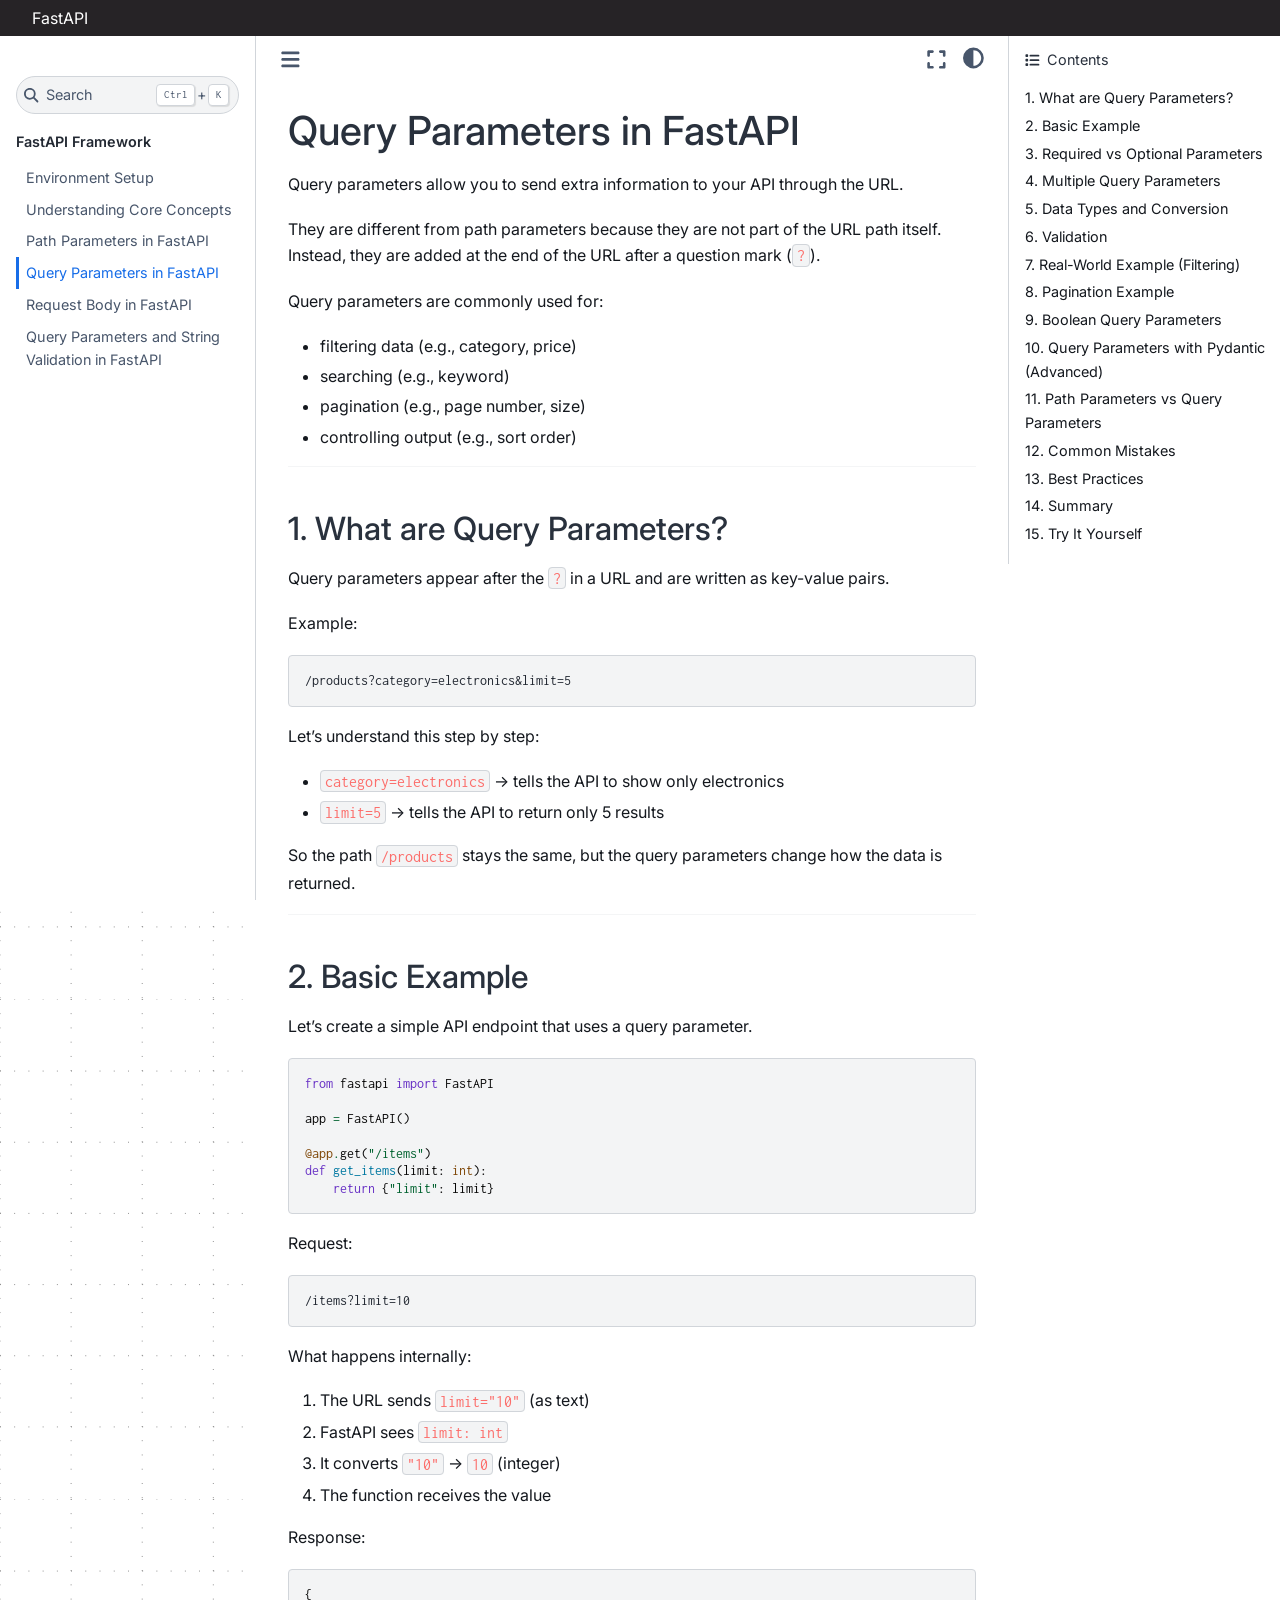
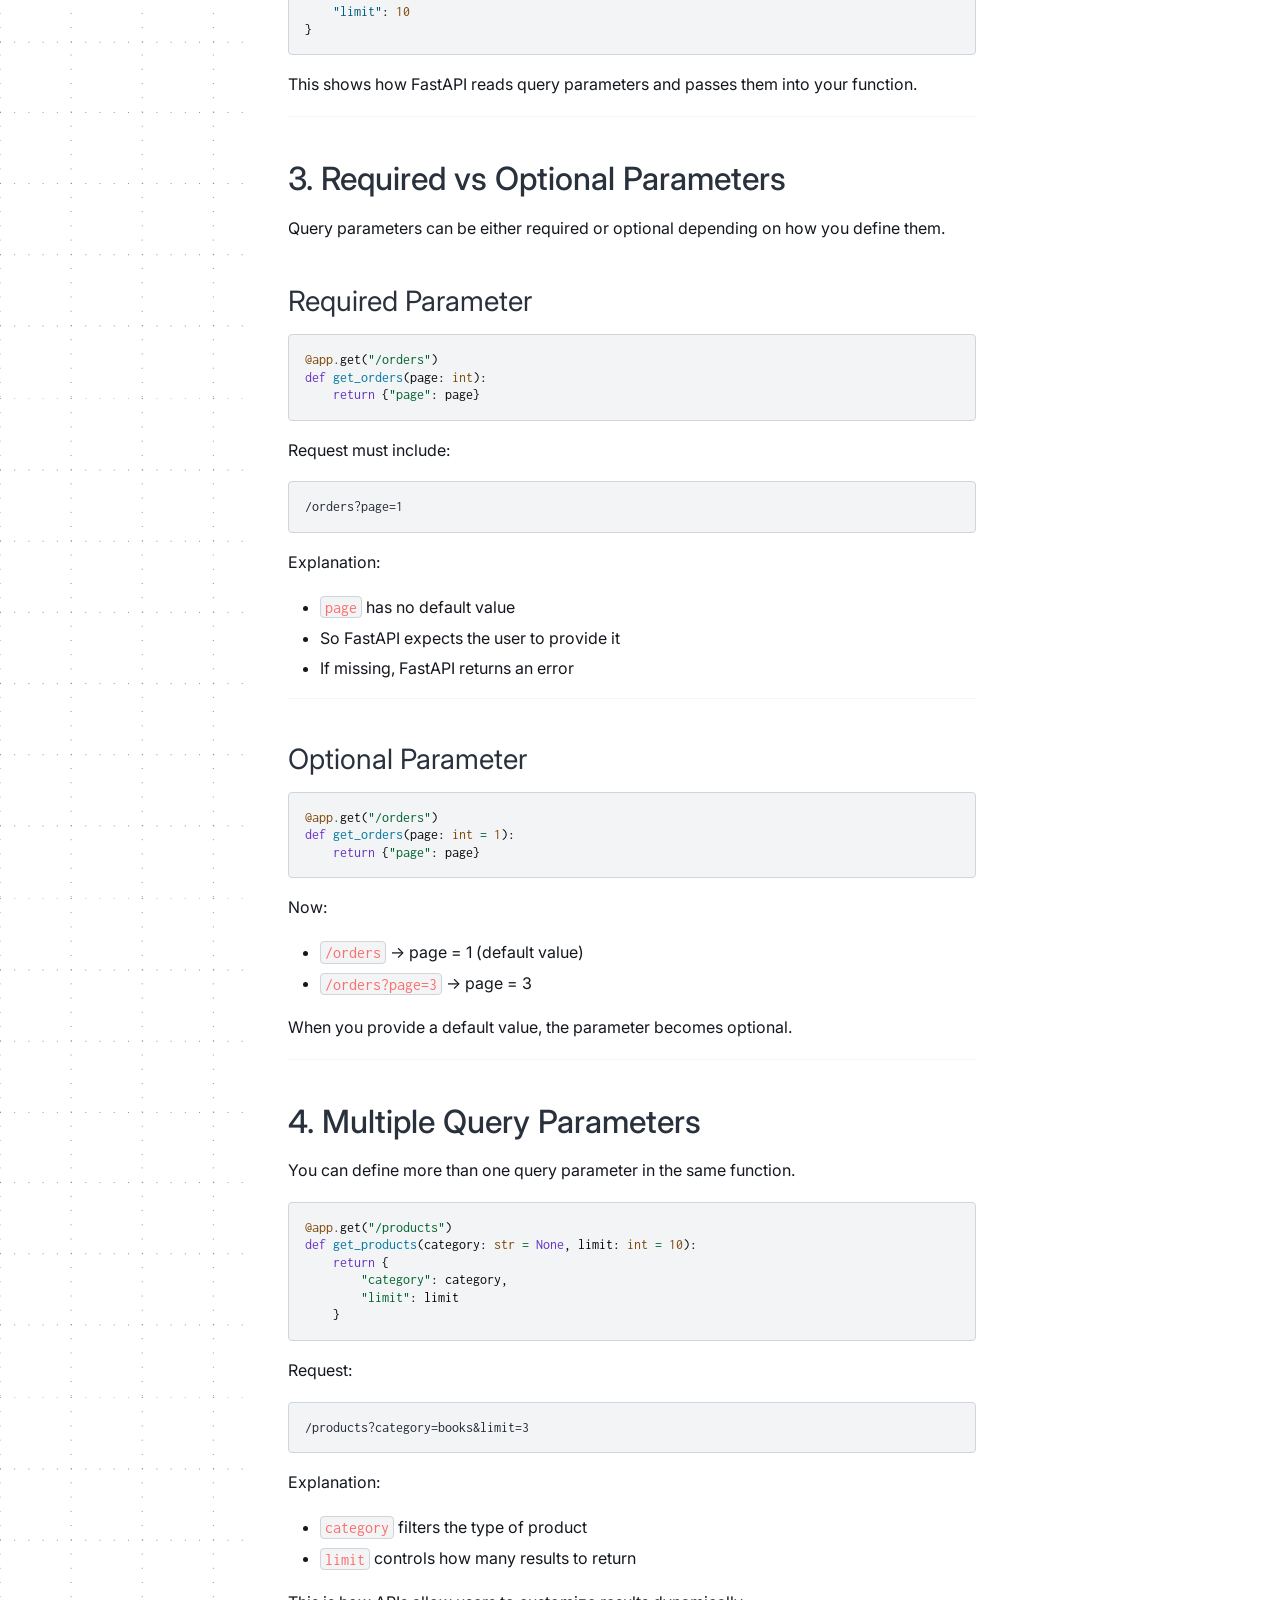
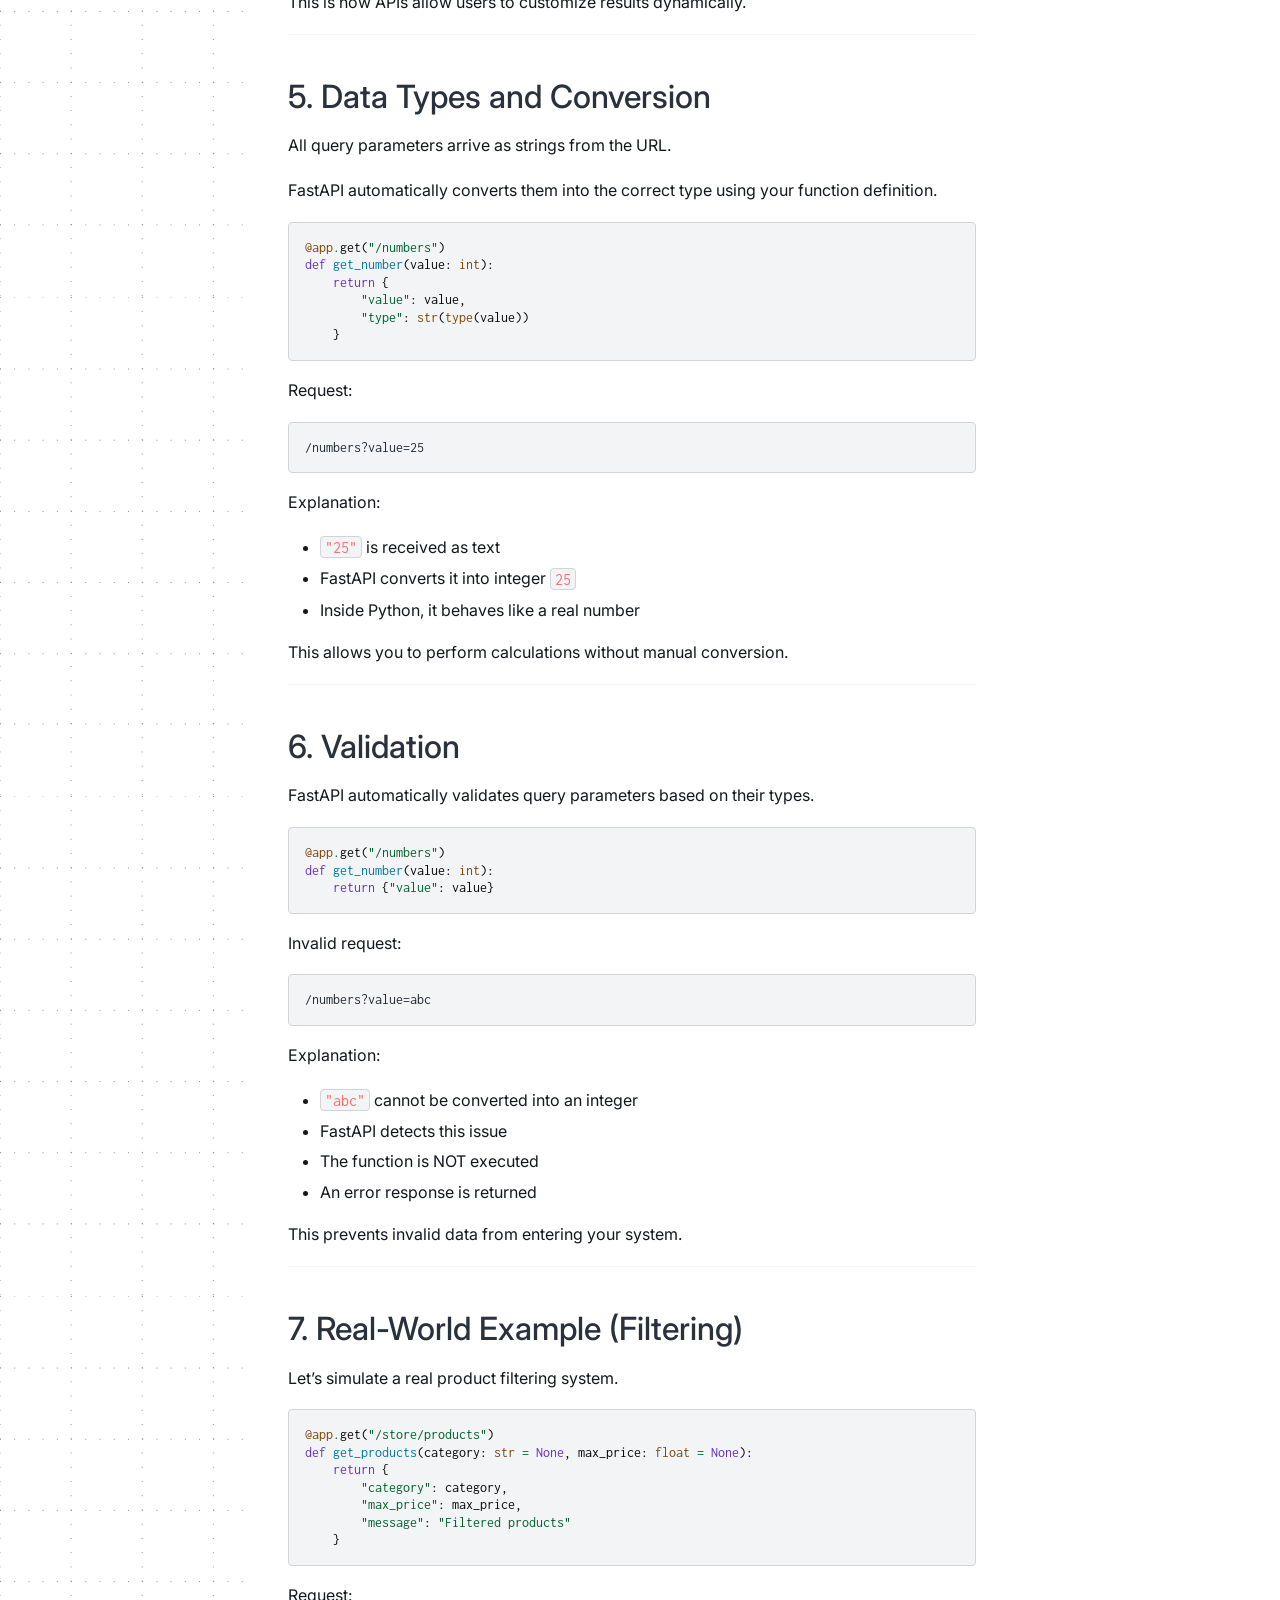
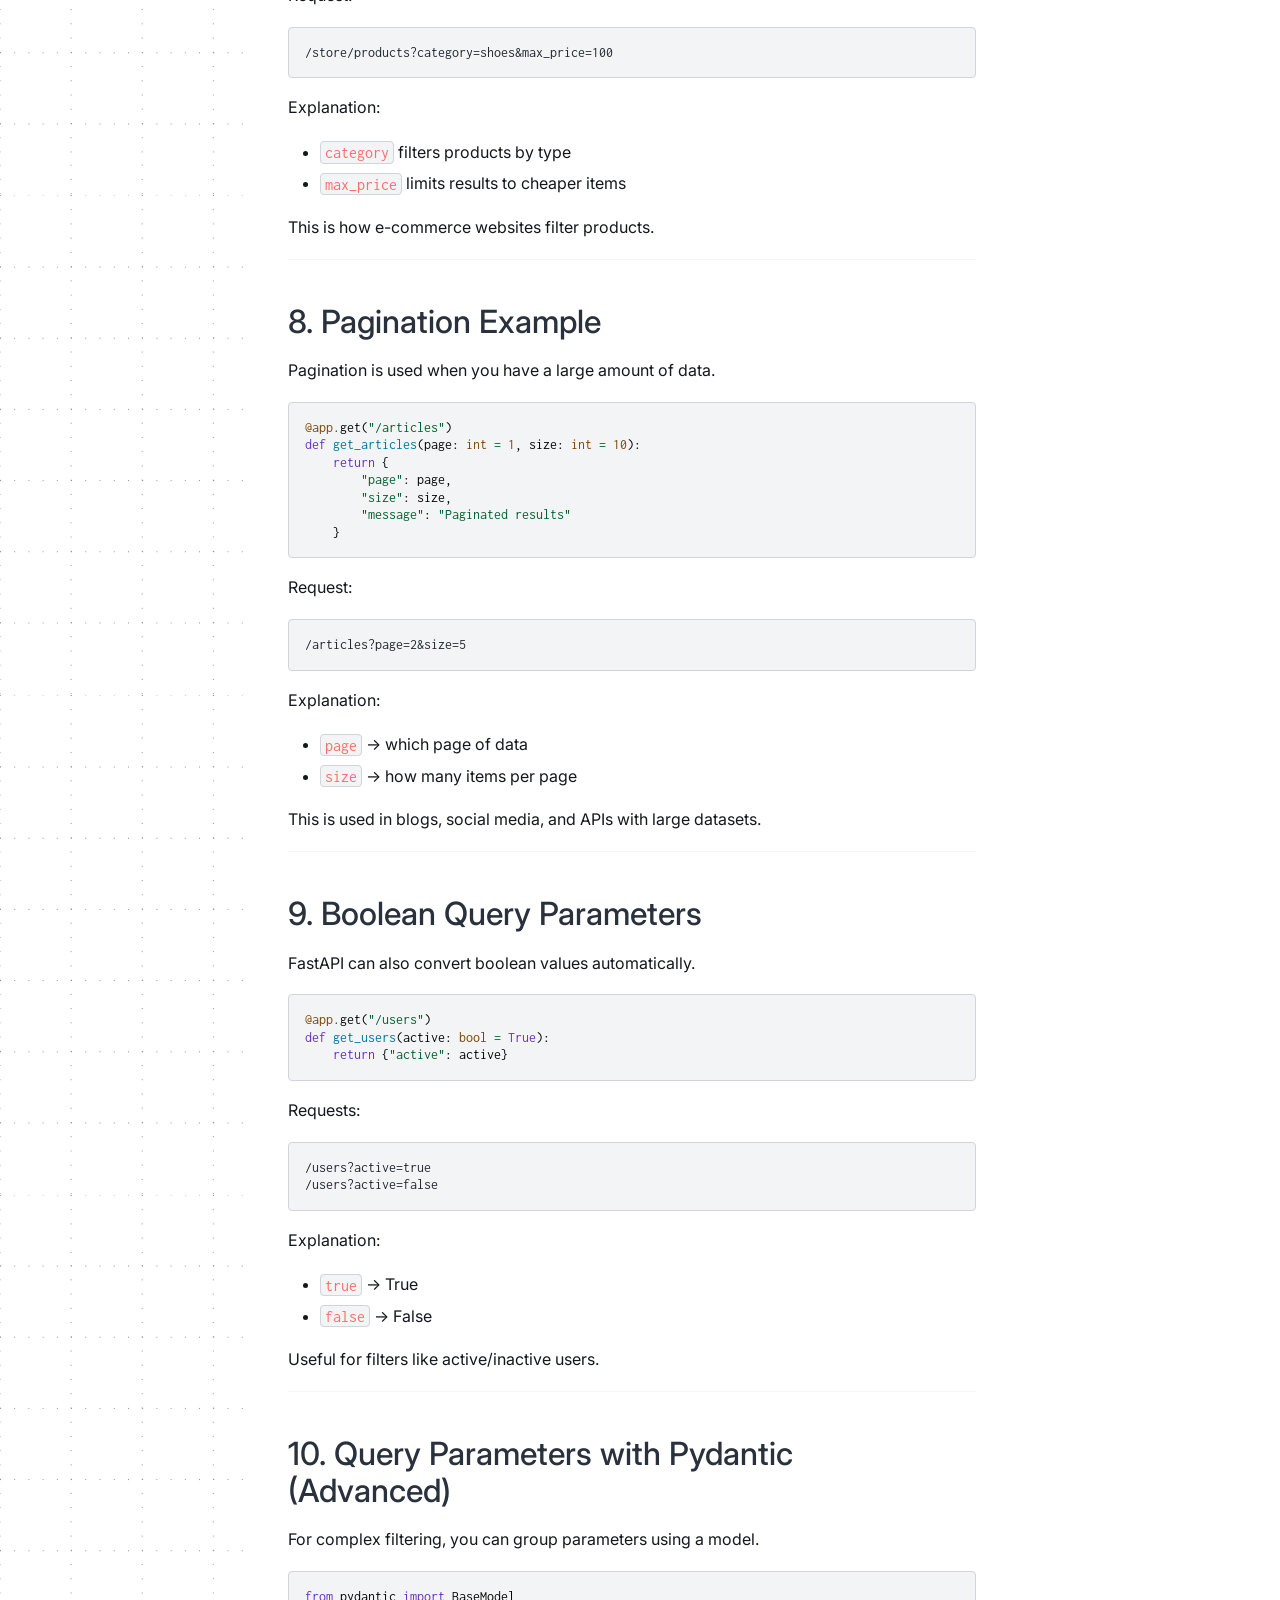
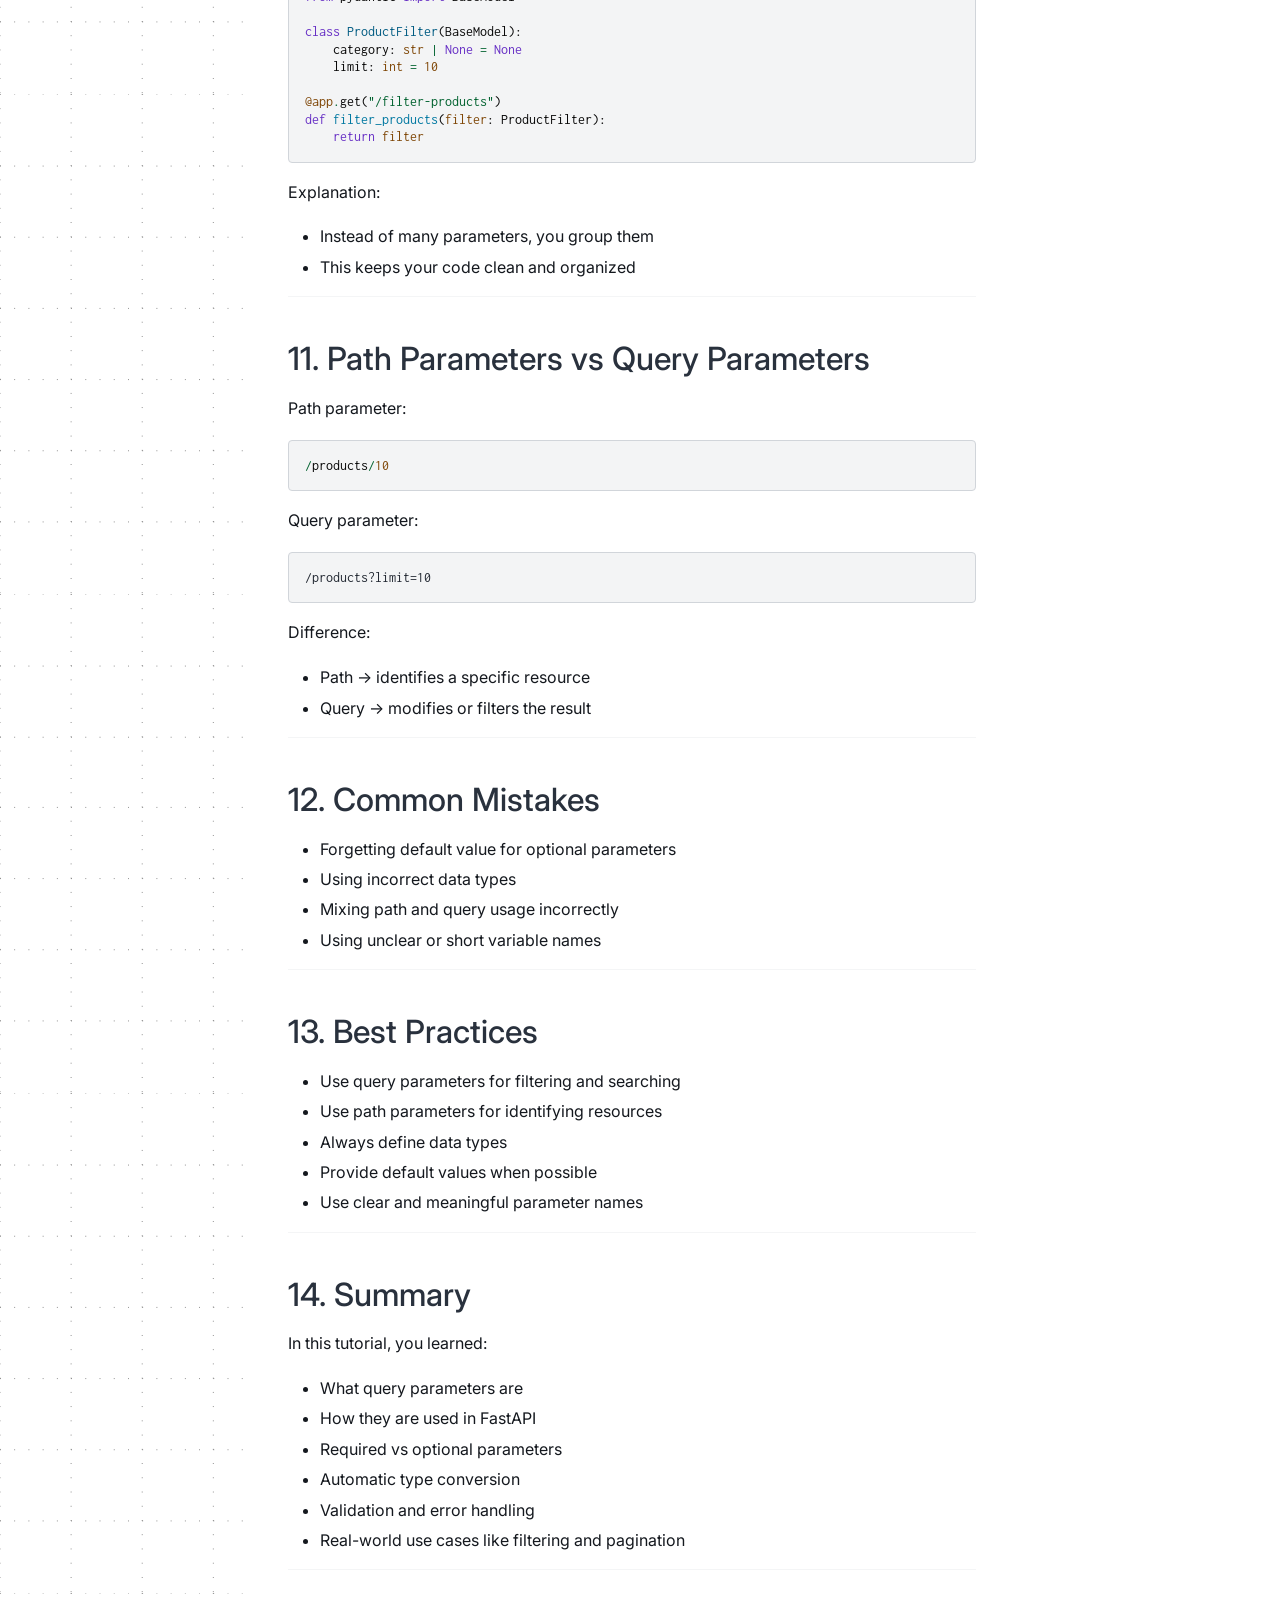
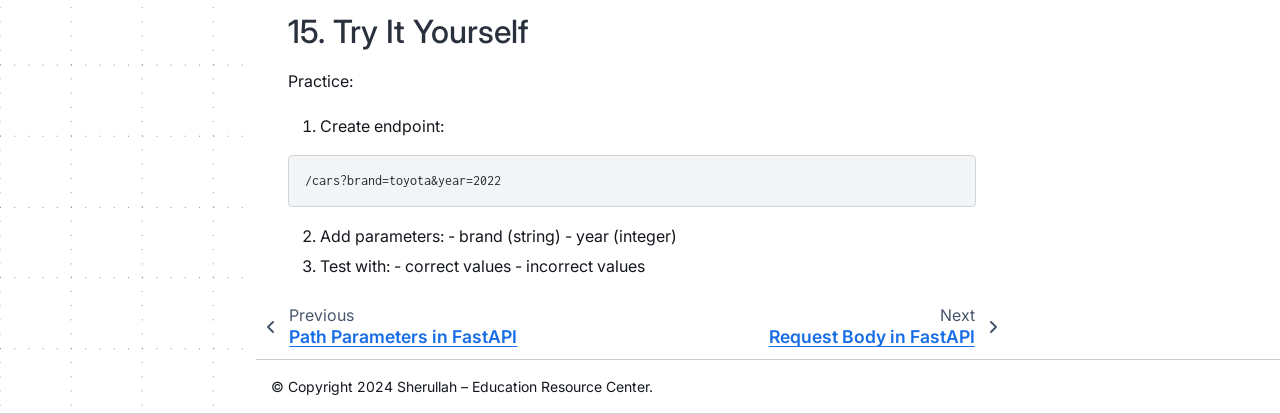
<file: fastapi/fastapi/query_parameters.html>
<!DOCTYPE html>


<html lang="en" data-content_root="../" >

  <head>
    <meta charset="utf-8" />
    <meta name="viewport" content="width=device-width, initial-scale=1.0" /><meta name="viewport" content="width=device-width, initial-scale=1" />
<meta content="Learn how to use query parameters in FastAPI with real-world examples. Understand optional parameters, default values, validation, filtering, pagination, and best practices." name="description" />
<meta content="FastAPI query parameters, FastAPI tutorial, query parameter example, FastAPI filtering, FastAPI pagination, optional parameters FastAPI, API query string" name="keywords" />
<meta content="Sherullah Mohtat" name="author" />
<meta content="index, follow" name="robots" />

    <title>Query Parameters in FastAPI &#8212; FastAPI</title>
  
  
  
  <script data-cfasync="false">
    document.documentElement.dataset.mode = localStorage.getItem("mode") || "";
    document.documentElement.dataset.theme = localStorage.getItem("theme") || "";
  </script>
  
  <!-- Loaded before other Sphinx assets -->
  <link href="../_static/styles/theme.css?digest=dfe6caa3a7d634c4db9b" rel="stylesheet" />
<link href="../_static/styles/bootstrap.css?digest=dfe6caa3a7d634c4db9b" rel="stylesheet" />
<link href="../_static/styles/pydata-sphinx-theme.css?digest=dfe6caa3a7d634c4db9b" rel="stylesheet" />

  
  <link href="../_static/vendor/fontawesome/6.5.2/css/all.min.css?digest=dfe6caa3a7d634c4db9b" rel="stylesheet" />
  <link rel="preload" as="font" type="font/woff2" crossorigin href="../_static/vendor/fontawesome/6.5.2/webfonts/fa-solid-900.woff2" />
<link rel="preload" as="font" type="font/woff2" crossorigin href="../_static/vendor/fontawesome/6.5.2/webfonts/fa-brands-400.woff2" />
<link rel="preload" as="font" type="font/woff2" crossorigin href="../_static/vendor/fontawesome/6.5.2/webfonts/fa-regular-400.woff2" />

    <link rel="stylesheet" type="text/css" href="../_static/pygments.css?v=873836d9" />
    <link rel="stylesheet" type="text/css" href="../_static/css/style.css?v=d6ed2d86" />
    <link rel="stylesheet" type="text/css" href="../_static/copybutton.css?v=76b2166b" />
    <link rel="stylesheet" type="text/css" href="../_static/sphinx-design.min.css?v=95c83b7e" />
    <link rel="stylesheet" type="text/css" href="../_static/css/custom.css?v=67d5fe8a" />
    <link rel="stylesheet" type="text/css" href="../_static/css/ad_style.css?v=34d129f9" />
    <link rel="stylesheet" type="text/css" href="../_static/css/navbar-scroll.css?v=4d5946c0" />
  
  <!-- Pre-loaded scripts that we'll load fully later -->
  <link rel="preload" as="script" href="../_static/scripts/bootstrap.js?digest=dfe6caa3a7d634c4db9b" />
<link rel="preload" as="script" href="../_static/scripts/pydata-sphinx-theme.js?digest=dfe6caa3a7d634c4db9b" />
  <script src="../_static/vendor/fontawesome/6.5.2/js/all.min.js?digest=dfe6caa3a7d634c4db9b"></script>

    <script src="../_static/documentation_options.js?v=f9c1cefe"></script>
    <script src="../_static/doctools.js?v=9a2dae69"></script>
    <script src="../_static/sphinx_highlight.js?v=dc90522c"></script>
    <script src="../_static/clipboard.min.js?v=a7894cd8"></script>
    <script src="../_static/copybutton.js?v=f281be69"></script>
    <script src="../_static/scripts/sphinx-book-theme.js?v=887ef09a"></script>
    <script src="../_static/design-tabs.js?v=f930bc37"></script>
    <script>DOCUMENTATION_OPTIONS.pagename = 'fastapi/query_parameters';</script>
    <script src="../_static/js/custom.js?v=6f0278c6"></script>
    <script src="../_static/js/navbar-scroll.js?v=cb524ae2"></script>
    <link rel="icon" href="../_static/sherullah.png"/>
    <link rel="index" title="Index" href="../genindex.html" />
    <link rel="search" title="Search" href="../search.html" />
    <link rel="next" title="Request Body in FastAPI" href="request_body.html" />
    <link rel="prev" title="Path Parameters in FastAPI" href="path_parameters.html" />
  <meta name="viewport" content="width=device-width, initial-scale=1"/>
  <meta name="docsearch:language" content="en"/>
  </head>
  
  
  <body data-bs-spy="scroll" data-bs-target=".bd-toc-nav" data-offset="180" data-bs-root-margin="0px 0px -60%" data-default-mode="">

  
  
  <div id="pst-skip-link" class="skip-link d-print-none"><a href="#main-content">Skip to main content</a></div>
<!-- Google Tag Manager (noscript) -->
<noscript
  ><iframe
    src="https://www.googletagmanager.com/ns.html?id=GTM-P4GQM59"
    height="0"
    width="0"
    style="display: none; visibility: hidden"
  ></iframe
></noscript>
<!-- End Google Tag Manager (noscript) -->

<nav class="dask-nav container-fluid">
  <ul>
    <li class="logo">
      <a href="https://docs.dask.org/">
        <img
          class="caption"
          src="../_static/images/dask-horizontal-white.svg"
        />
      </a>
    </li>

    <li>
      <a href="https://docs.dask.org/">Dask</a>
    </li>

    <li>
      <a href="https://distributed.dask.org/">Distributed</a>
    </li>

    <li>
      <a href="https://ml.dask.org/">Dask ML</a>
    </li>

    <li>
      <a href="https://examples.dask.org/">Examples</a>
    </li>

    <li>
      <a href="https://docs.dask.org/en/latest/ecosystem.html">Ecosystem</a>
    </li>

    <li>
      <a href="https://docs.dask.org/en/latest/support.html">Community</a>
    </li>
  </ul>
</nav>


  
  <div id="pst-scroll-pixel-helper"></div>
  
  <button type="button" class="btn rounded-pill" id="pst-back-to-top">
    <i class="fa-solid fa-arrow-up"></i>Back to top</button>

  
  <input type="checkbox"
          class="sidebar-toggle"
          id="pst-primary-sidebar-checkbox"/>
  <label class="overlay overlay-primary" for="pst-primary-sidebar-checkbox"></label>
  
  <input type="checkbox"
          class="sidebar-toggle"
          id="pst-secondary-sidebar-checkbox"/>
  <label class="overlay overlay-secondary" for="pst-secondary-sidebar-checkbox"></label>
  
  <div class="search-button__wrapper">
    <div class="search-button__overlay"></div>
    <div class="search-button__search-container">
<form class="bd-search d-flex align-items-center"
      action="../search.html"
      method="get">
  <i class="fa-solid fa-magnifying-glass"></i>
  <input type="search"
         class="form-control"
         name="q"
         id="search-input"
         placeholder="Search..."
         aria-label="Search..."
         autocomplete="off"
         autocorrect="off"
         autocapitalize="off"
         spellcheck="false"/>
  <span class="search-button__kbd-shortcut"><kbd class="kbd-shortcut__modifier">Ctrl</kbd>+<kbd>K</kbd></span>
</form></div>
  </div>

  <div class="pst-async-banner-revealer d-none">
  <aside id="bd-header-version-warning" class="d-none d-print-none" aria-label="Version warning"></aside>
</div>

  
<nav class="dask-nav container-fluid navbar-scroll-wrap">

    <!-- Left arrow -->
  <button class="scroll-btn scroll-left" id="navLeft" aria-label="Scroll left">
    &#10094;
  </button>

  <ul class="nav-scroll" id="nav-scroll">

    <!-- Home = external site
    <li>
      <a href="" target="_blank" rel="noopener" class="nav-icon">
        <img src="../_static/images/logo/home48.png" alt="Home" />
      </a>
    </li>
 -->
    <!-- pathto inside repository project-->
    <li class="">
      <a href="../index.html">FastAPI</a>
    </li>
  </ul>


  <!-- Right arrow -->
  <button class="scroll-btn scroll-right" id="navRight" aria-label="Scroll right">
    &#10095;
  </button>
</nav>


  <div class="bd-container">
    <div class="bd-container__inner bd-page-width">
      
      
      
      <div class="bd-sidebar-primary bd-sidebar">
        

  
  <div class="sidebar-header-items sidebar-primary__section">
    
    
    
    
  </div>
  
    <div class="sidebar-primary-items__start sidebar-primary__section">
        <div class="sidebar-primary-item">

  

<a class="navbar-brand logo" href="_static/images/dask-horizontal-white.svg">
  
  
  
  
  
  
    <p class="title logo__title">FastAPI</p>
  
</a></div>
        <div class="sidebar-primary-item">

 <script>
 document.write(`
   <button class="btn search-button-field search-button__button" title="Search" aria-label="Search" data-bs-placement="bottom" data-bs-toggle="tooltip">
    <i class="fa-solid fa-magnifying-glass"></i>
    <span class="search-button__default-text">Search</span>
    <span class="search-button__kbd-shortcut"><kbd class="kbd-shortcut__modifier">Ctrl</kbd>+<kbd class="kbd-shortcut__modifier">K</kbd></span>
   </button>
 `);
 </script></div>
        <div class="sidebar-primary-item"><nav class="bd-links bd-docs-nav" aria-label="Main">
    <div class="bd-toc-item navbar-nav active">
        <p aria-level="2" class="caption" role="heading"><span class="caption-text">FastAPI Framework</span></p>
<ul class="current nav bd-sidenav">
<li class="toctree-l1"><a class="reference internal" href="environment_setup.html">Environment Setup</a></li>
<li class="toctree-l1"><a class="reference internal" href="understanding_core_concepts.html">Understanding Core Concepts</a></li>
<li class="toctree-l1"><a class="reference internal" href="path_parameters.html">Path Parameters in FastAPI</a></li>
<li class="toctree-l1 current active"><a class="current reference internal" href="#">Query Parameters in FastAPI</a></li>
<li class="toctree-l1"><a class="reference internal" href="request_body.html">Request Body in FastAPI</a></li>
<li class="toctree-l1"><a class="reference internal" href="query_parameters_and_string_validation.html">Query Parameters and String Validation in FastAPI</a></li>
</ul>

    </div>
</nav></div>
    </div>
  
  
  <div class="sidebar-primary-items__end sidebar-primary__section">
  </div>
  
  <div id="rtd-footer-container"></div>


      </div>
      
      <main id="main-content" class="bd-main" role="main">
        
        

<div class="sbt-scroll-pixel-helper"></div>

          <div class="bd-content">
            <div class="bd-article-container">
              
              <div class="bd-header-article d-print-none">
<div class="header-article-items header-article__inner">
  
    <div class="header-article-items__start">
      
        <div class="header-article-item"><button class="sidebar-toggle primary-toggle btn btn-sm" title="Toggle primary sidebar" data-bs-placement="bottom" data-bs-toggle="tooltip">
  <span class="fa-solid fa-bars"></span>
</button></div>
      
    </div>
  
  
    <div class="header-article-items__end">
      
        <div class="header-article-item">

<div class="article-header-buttons">



<button onclick="toggleFullScreen()"
  class="btn btn-sm btn-fullscreen-button"
  title="Fullscreen mode"
  data-bs-placement="bottom" data-bs-toggle="tooltip"
>
  

<span class="btn__icon-container">
  <i class="fas fa-expand"></i>
  </span>

</button>



<script>
document.write(`
  <button class="btn btn-sm nav-link pst-navbar-icon theme-switch-button" title="light/dark" aria-label="light/dark" data-bs-placement="bottom" data-bs-toggle="tooltip">
    <i class="theme-switch fa-solid fa-sun fa-lg" data-mode="light"></i>
    <i class="theme-switch fa-solid fa-moon fa-lg" data-mode="dark"></i>
    <i class="theme-switch fa-solid fa-circle-half-stroke fa-lg" data-mode="auto"></i>
  </button>
`);
</script>


<script>
document.write(`
  <button class="btn btn-sm pst-navbar-icon search-button search-button__button" title="Search" aria-label="Search" data-bs-placement="bottom" data-bs-toggle="tooltip">
    <i class="fa-solid fa-magnifying-glass fa-lg"></i>
  </button>
`);
</script>
<button class="sidebar-toggle secondary-toggle btn btn-sm" title="Toggle secondary sidebar" data-bs-placement="bottom" data-bs-toggle="tooltip">
    <span class="fa-solid fa-list"></span>
</button>
</div></div>
      
    </div>
  
</div>
</div>
              
              

<div id="jb-print-docs-body" class="onlyprint">
    <h1>Query Parameters in FastAPI</h1>
    <!-- Table of contents -->
    <div id="print-main-content">
        <div id="jb-print-toc">
            
            <div>
                <h2> Contents </h2>
            </div>
            <nav aria-label="Page">
                <ul class="visible nav section-nav flex-column">
<li class="toc-h2 nav-item toc-entry"><a class="reference internal nav-link" href="#what-are-query-parameters">1. What are Query Parameters?</a></li>
<li class="toc-h2 nav-item toc-entry"><a class="reference internal nav-link" href="#basic-example">2. Basic Example</a></li>
<li class="toc-h2 nav-item toc-entry"><a class="reference internal nav-link" href="#required-vs-optional-parameters">3. Required vs Optional Parameters</a><ul class="nav section-nav flex-column">
<li class="toc-h3 nav-item toc-entry"><a class="reference internal nav-link" href="#required-parameter">Required Parameter</a></li>
<li class="toc-h3 nav-item toc-entry"><a class="reference internal nav-link" href="#optional-parameter">Optional Parameter</a></li>
</ul>
</li>
<li class="toc-h2 nav-item toc-entry"><a class="reference internal nav-link" href="#multiple-query-parameters">4. Multiple Query Parameters</a></li>
<li class="toc-h2 nav-item toc-entry"><a class="reference internal nav-link" href="#data-types-and-conversion">5. Data Types and Conversion</a></li>
<li class="toc-h2 nav-item toc-entry"><a class="reference internal nav-link" href="#validation">6. Validation</a></li>
<li class="toc-h2 nav-item toc-entry"><a class="reference internal nav-link" href="#real-world-example-filtering">7. Real-World Example (Filtering)</a></li>
<li class="toc-h2 nav-item toc-entry"><a class="reference internal nav-link" href="#pagination-example">8. Pagination Example</a></li>
<li class="toc-h2 nav-item toc-entry"><a class="reference internal nav-link" href="#boolean-query-parameters">9. Boolean Query Parameters</a></li>
<li class="toc-h2 nav-item toc-entry"><a class="reference internal nav-link" href="#query-parameters-with-pydantic-advanced">10. Query Parameters with Pydantic (Advanced)</a></li>
<li class="toc-h2 nav-item toc-entry"><a class="reference internal nav-link" href="#path-parameters-vs-query-parameters">11. Path Parameters vs Query Parameters</a></li>
<li class="toc-h2 nav-item toc-entry"><a class="reference internal nav-link" href="#common-mistakes">12. Common Mistakes</a></li>
<li class="toc-h2 nav-item toc-entry"><a class="reference internal nav-link" href="#best-practices">13. Best Practices</a></li>
<li class="toc-h2 nav-item toc-entry"><a class="reference internal nav-link" href="#summary">14. Summary</a></li>
<li class="toc-h2 nav-item toc-entry"><a class="reference internal nav-link" href="#try-it-yourself">15. Try It Yourself</a></li>
</ul>
            </nav>
        </div>
    </div>
</div>

              
                
<div id="searchbox"></div>
                <article class="bd-article">
                  
  <section id="query-parameters-in-fastapi">
<h1>Query Parameters in FastAPI<a class="headerlink" href="#query-parameters-in-fastapi" title="Link to this heading">#</a></h1>
<p>Query parameters allow you to send extra information to your API through the URL.</p>
<p>They are different from path parameters because they are not part of the URL path itself. Instead, they are added at the end of the URL after a question mark (<code class="docutils literal notranslate"><span class="pre">?</span></code>).</p>
<p>Query parameters are commonly used for:</p>
<ul class="simple">
<li><p>filtering data (e.g., category, price)</p></li>
<li><p>searching (e.g., keyword)</p></li>
<li><p>pagination (e.g., page number, size)</p></li>
<li><p>controlling output (e.g., sort order)</p></li>
</ul>
<hr class="docutils" />
<section id="what-are-query-parameters">
<h2>1. What are Query Parameters?<a class="headerlink" href="#what-are-query-parameters" title="Link to this heading">#</a></h2>
<p>Query parameters appear after the <code class="docutils literal notranslate"><span class="pre">?</span></code> in a URL and are written as key-value pairs.</p>
<p>Example:</p>
<div class="highlight-default notranslate"><div class="highlight"><pre><span></span>/products?category=electronics&amp;limit=5
</pre></div>
</div>
<p>Let’s understand this step by step:</p>
<ul class="simple">
<li><p><code class="docutils literal notranslate"><span class="pre">category=electronics</span></code> → tells the API to show only electronics</p></li>
<li><p><code class="docutils literal notranslate"><span class="pre">limit=5</span></code> → tells the API to return only 5 results</p></li>
</ul>
<p>So the path <code class="docutils literal notranslate"><span class="pre">/products</span></code> stays the same, but the query parameters change how the data is returned.</p>
</section>
<hr class="docutils" />
<section id="basic-example">
<h2>2. Basic Example<a class="headerlink" href="#basic-example" title="Link to this heading">#</a></h2>
<p>Let’s create a simple API endpoint that uses a query parameter.</p>
<div class="highlight-python notranslate"><div class="highlight"><pre><span></span><span class="kn">from</span><span class="w"> </span><span class="nn">fastapi</span><span class="w"> </span><span class="kn">import</span> <span class="n">FastAPI</span>

<span class="n">app</span> <span class="o">=</span> <span class="n">FastAPI</span><span class="p">()</span>

<span class="nd">@app</span><span class="o">.</span><span class="n">get</span><span class="p">(</span><span class="s2">&quot;/items&quot;</span><span class="p">)</span>
<span class="k">def</span><span class="w"> </span><span class="nf">get_items</span><span class="p">(</span><span class="n">limit</span><span class="p">:</span> <span class="nb">int</span><span class="p">):</span>
    <span class="k">return</span> <span class="p">{</span><span class="s2">&quot;limit&quot;</span><span class="p">:</span> <span class="n">limit</span><span class="p">}</span>
</pre></div>
</div>
<p>Request:</p>
<div class="highlight-default notranslate"><div class="highlight"><pre><span></span>/items?limit=10
</pre></div>
</div>
<p>What happens internally:</p>
<ol class="arabic simple">
<li><p>The URL sends <code class="docutils literal notranslate"><span class="pre">limit=&quot;10&quot;</span></code> (as text)</p></li>
<li><p>FastAPI sees <code class="docutils literal notranslate"><span class="pre">limit:</span> <span class="pre">int</span></code></p></li>
<li><p>It converts <code class="docutils literal notranslate"><span class="pre">&quot;10&quot;</span></code> → <code class="docutils literal notranslate"><span class="pre">10</span></code> (integer)</p></li>
<li><p>The function receives the value</p></li>
</ol>
<p>Response:</p>
<div class="highlight-json notranslate"><div class="highlight"><pre><span></span><span class="p">{</span>
<span class="w">    </span><span class="nt">&quot;limit&quot;</span><span class="p">:</span><span class="w"> </span><span class="mi">10</span>
<span class="p">}</span>
</pre></div>
</div>
<p>This shows how FastAPI reads query parameters and passes them into your function.</p>
</section>
<hr class="docutils" />
<section id="required-vs-optional-parameters">
<h2>3. Required vs Optional Parameters<a class="headerlink" href="#required-vs-optional-parameters" title="Link to this heading">#</a></h2>
<p>Query parameters can be either required or optional depending on how you define them.</p>
<section id="required-parameter">
<h3>Required Parameter<a class="headerlink" href="#required-parameter" title="Link to this heading">#</a></h3>
<div class="highlight-python notranslate"><div class="highlight"><pre><span></span><span class="nd">@app</span><span class="o">.</span><span class="n">get</span><span class="p">(</span><span class="s2">&quot;/orders&quot;</span><span class="p">)</span>
<span class="k">def</span><span class="w"> </span><span class="nf">get_orders</span><span class="p">(</span><span class="n">page</span><span class="p">:</span> <span class="nb">int</span><span class="p">):</span>
    <span class="k">return</span> <span class="p">{</span><span class="s2">&quot;page&quot;</span><span class="p">:</span> <span class="n">page</span><span class="p">}</span>
</pre></div>
</div>
<p>Request must include:</p>
<div class="highlight-default notranslate"><div class="highlight"><pre><span></span>/orders?page=1
</pre></div>
</div>
<p>Explanation:</p>
<ul class="simple">
<li><p><code class="docutils literal notranslate"><span class="pre">page</span></code> has no default value</p></li>
<li><p>So FastAPI expects the user to provide it</p></li>
<li><p>If missing, FastAPI returns an error</p></li>
</ul>
</section>
<hr class="docutils" />
<section id="optional-parameter">
<h3>Optional Parameter<a class="headerlink" href="#optional-parameter" title="Link to this heading">#</a></h3>
<div class="highlight-python notranslate"><div class="highlight"><pre><span></span><span class="nd">@app</span><span class="o">.</span><span class="n">get</span><span class="p">(</span><span class="s2">&quot;/orders&quot;</span><span class="p">)</span>
<span class="k">def</span><span class="w"> </span><span class="nf">get_orders</span><span class="p">(</span><span class="n">page</span><span class="p">:</span> <span class="nb">int</span> <span class="o">=</span> <span class="mi">1</span><span class="p">):</span>
    <span class="k">return</span> <span class="p">{</span><span class="s2">&quot;page&quot;</span><span class="p">:</span> <span class="n">page</span><span class="p">}</span>
</pre></div>
</div>
<p>Now:</p>
<ul class="simple">
<li><p><code class="docutils literal notranslate"><span class="pre">/orders</span></code> → page = 1 (default value)</p></li>
<li><p><code class="docutils literal notranslate"><span class="pre">/orders?page=3</span></code> → page = 3</p></li>
</ul>
<p>When you provide a default value, the parameter becomes optional.</p>
</section>
</section>
<hr class="docutils" />
<section id="multiple-query-parameters">
<h2>4. Multiple Query Parameters<a class="headerlink" href="#multiple-query-parameters" title="Link to this heading">#</a></h2>
<p>You can define more than one query parameter in the same function.</p>
<div class="highlight-python notranslate"><div class="highlight"><pre><span></span><span class="nd">@app</span><span class="o">.</span><span class="n">get</span><span class="p">(</span><span class="s2">&quot;/products&quot;</span><span class="p">)</span>
<span class="k">def</span><span class="w"> </span><span class="nf">get_products</span><span class="p">(</span><span class="n">category</span><span class="p">:</span> <span class="nb">str</span> <span class="o">=</span> <span class="kc">None</span><span class="p">,</span> <span class="n">limit</span><span class="p">:</span> <span class="nb">int</span> <span class="o">=</span> <span class="mi">10</span><span class="p">):</span>
    <span class="k">return</span> <span class="p">{</span>
        <span class="s2">&quot;category&quot;</span><span class="p">:</span> <span class="n">category</span><span class="p">,</span>
        <span class="s2">&quot;limit&quot;</span><span class="p">:</span> <span class="n">limit</span>
    <span class="p">}</span>
</pre></div>
</div>
<p>Request:</p>
<div class="highlight-default notranslate"><div class="highlight"><pre><span></span>/products?category=books&amp;limit=3
</pre></div>
</div>
<p>Explanation:</p>
<ul class="simple">
<li><p><code class="docutils literal notranslate"><span class="pre">category</span></code> filters the type of product</p></li>
<li><p><code class="docutils literal notranslate"><span class="pre">limit</span></code> controls how many results to return</p></li>
</ul>
<p>This is how APIs allow users to customize results dynamically.</p>
</section>
<hr class="docutils" />
<section id="data-types-and-conversion">
<h2>5. Data Types and Conversion<a class="headerlink" href="#data-types-and-conversion" title="Link to this heading">#</a></h2>
<p>All query parameters arrive as strings from the URL.</p>
<p>FastAPI automatically converts them into the correct type using your function definition.</p>
<div class="highlight-python notranslate"><div class="highlight"><pre><span></span><span class="nd">@app</span><span class="o">.</span><span class="n">get</span><span class="p">(</span><span class="s2">&quot;/numbers&quot;</span><span class="p">)</span>
<span class="k">def</span><span class="w"> </span><span class="nf">get_number</span><span class="p">(</span><span class="n">value</span><span class="p">:</span> <span class="nb">int</span><span class="p">):</span>
    <span class="k">return</span> <span class="p">{</span>
        <span class="s2">&quot;value&quot;</span><span class="p">:</span> <span class="n">value</span><span class="p">,</span>
        <span class="s2">&quot;type&quot;</span><span class="p">:</span> <span class="nb">str</span><span class="p">(</span><span class="nb">type</span><span class="p">(</span><span class="n">value</span><span class="p">))</span>
    <span class="p">}</span>
</pre></div>
</div>
<p>Request:</p>
<div class="highlight-default notranslate"><div class="highlight"><pre><span></span>/numbers?value=25
</pre></div>
</div>
<p>Explanation:</p>
<ul class="simple">
<li><p><code class="docutils literal notranslate"><span class="pre">&quot;25&quot;</span></code> is received as text</p></li>
<li><p>FastAPI converts it into integer <code class="docutils literal notranslate"><span class="pre">25</span></code></p></li>
<li><p>Inside Python, it behaves like a real number</p></li>
</ul>
<p>This allows you to perform calculations without manual conversion.</p>
</section>
<hr class="docutils" />
<section id="validation">
<h2>6. Validation<a class="headerlink" href="#validation" title="Link to this heading">#</a></h2>
<p>FastAPI automatically validates query parameters based on their types.</p>
<div class="highlight-python notranslate"><div class="highlight"><pre><span></span><span class="nd">@app</span><span class="o">.</span><span class="n">get</span><span class="p">(</span><span class="s2">&quot;/numbers&quot;</span><span class="p">)</span>
<span class="k">def</span><span class="w"> </span><span class="nf">get_number</span><span class="p">(</span><span class="n">value</span><span class="p">:</span> <span class="nb">int</span><span class="p">):</span>
    <span class="k">return</span> <span class="p">{</span><span class="s2">&quot;value&quot;</span><span class="p">:</span> <span class="n">value</span><span class="p">}</span>
</pre></div>
</div>
<p>Invalid request:</p>
<div class="highlight-default notranslate"><div class="highlight"><pre><span></span>/numbers?value=abc
</pre></div>
</div>
<p>Explanation:</p>
<ul class="simple">
<li><p><code class="docutils literal notranslate"><span class="pre">&quot;abc&quot;</span></code> cannot be converted into an integer</p></li>
<li><p>FastAPI detects this issue</p></li>
<li><p>The function is NOT executed</p></li>
<li><p>An error response is returned</p></li>
</ul>
<p>This prevents invalid data from entering your system.</p>
</section>
<hr class="docutils" />
<section id="real-world-example-filtering">
<h2>7. Real-World Example (Filtering)<a class="headerlink" href="#real-world-example-filtering" title="Link to this heading">#</a></h2>
<p>Let’s simulate a real product filtering system.</p>
<div class="highlight-python notranslate"><div class="highlight"><pre><span></span><span class="nd">@app</span><span class="o">.</span><span class="n">get</span><span class="p">(</span><span class="s2">&quot;/store/products&quot;</span><span class="p">)</span>
<span class="k">def</span><span class="w"> </span><span class="nf">get_products</span><span class="p">(</span><span class="n">category</span><span class="p">:</span> <span class="nb">str</span> <span class="o">=</span> <span class="kc">None</span><span class="p">,</span> <span class="n">max_price</span><span class="p">:</span> <span class="nb">float</span> <span class="o">=</span> <span class="kc">None</span><span class="p">):</span>
    <span class="k">return</span> <span class="p">{</span>
        <span class="s2">&quot;category&quot;</span><span class="p">:</span> <span class="n">category</span><span class="p">,</span>
        <span class="s2">&quot;max_price&quot;</span><span class="p">:</span> <span class="n">max_price</span><span class="p">,</span>
        <span class="s2">&quot;message&quot;</span><span class="p">:</span> <span class="s2">&quot;Filtered products&quot;</span>
    <span class="p">}</span>
</pre></div>
</div>
<p>Request:</p>
<div class="highlight-default notranslate"><div class="highlight"><pre><span></span>/store/products?category=shoes&amp;max_price=100
</pre></div>
</div>
<p>Explanation:</p>
<ul class="simple">
<li><p><code class="docutils literal notranslate"><span class="pre">category</span></code> filters products by type</p></li>
<li><p><code class="docutils literal notranslate"><span class="pre">max_price</span></code> limits results to cheaper items</p></li>
</ul>
<p>This is how e-commerce websites filter products.</p>
</section>
<hr class="docutils" />
<section id="pagination-example">
<h2>8. Pagination Example<a class="headerlink" href="#pagination-example" title="Link to this heading">#</a></h2>
<p>Pagination is used when you have a large amount of data.</p>
<div class="highlight-python notranslate"><div class="highlight"><pre><span></span><span class="nd">@app</span><span class="o">.</span><span class="n">get</span><span class="p">(</span><span class="s2">&quot;/articles&quot;</span><span class="p">)</span>
<span class="k">def</span><span class="w"> </span><span class="nf">get_articles</span><span class="p">(</span><span class="n">page</span><span class="p">:</span> <span class="nb">int</span> <span class="o">=</span> <span class="mi">1</span><span class="p">,</span> <span class="n">size</span><span class="p">:</span> <span class="nb">int</span> <span class="o">=</span> <span class="mi">10</span><span class="p">):</span>
    <span class="k">return</span> <span class="p">{</span>
        <span class="s2">&quot;page&quot;</span><span class="p">:</span> <span class="n">page</span><span class="p">,</span>
        <span class="s2">&quot;size&quot;</span><span class="p">:</span> <span class="n">size</span><span class="p">,</span>
        <span class="s2">&quot;message&quot;</span><span class="p">:</span> <span class="s2">&quot;Paginated results&quot;</span>
    <span class="p">}</span>
</pre></div>
</div>
<p>Request:</p>
<div class="highlight-default notranslate"><div class="highlight"><pre><span></span>/articles?page=2&amp;size=5
</pre></div>
</div>
<p>Explanation:</p>
<ul class="simple">
<li><p><code class="docutils literal notranslate"><span class="pre">page</span></code> → which page of data</p></li>
<li><p><code class="docutils literal notranslate"><span class="pre">size</span></code> → how many items per page</p></li>
</ul>
<p>This is used in blogs, social media, and APIs with large datasets.</p>
</section>
<hr class="docutils" />
<section id="boolean-query-parameters">
<h2>9. Boolean Query Parameters<a class="headerlink" href="#boolean-query-parameters" title="Link to this heading">#</a></h2>
<p>FastAPI can also convert boolean values automatically.</p>
<div class="highlight-python notranslate"><div class="highlight"><pre><span></span><span class="nd">@app</span><span class="o">.</span><span class="n">get</span><span class="p">(</span><span class="s2">&quot;/users&quot;</span><span class="p">)</span>
<span class="k">def</span><span class="w"> </span><span class="nf">get_users</span><span class="p">(</span><span class="n">active</span><span class="p">:</span> <span class="nb">bool</span> <span class="o">=</span> <span class="kc">True</span><span class="p">):</span>
    <span class="k">return</span> <span class="p">{</span><span class="s2">&quot;active&quot;</span><span class="p">:</span> <span class="n">active</span><span class="p">}</span>
</pre></div>
</div>
<p>Requests:</p>
<div class="highlight-default notranslate"><div class="highlight"><pre><span></span>/users?active=true
/users?active=false
</pre></div>
</div>
<p>Explanation:</p>
<ul class="simple">
<li><p><code class="docutils literal notranslate"><span class="pre">true</span></code> → True</p></li>
<li><p><code class="docutils literal notranslate"><span class="pre">false</span></code> → False</p></li>
</ul>
<p>Useful for filters like active/inactive users.</p>
</section>
<hr class="docutils" />
<section id="query-parameters-with-pydantic-advanced">
<h2>10. Query Parameters with Pydantic (Advanced)<a class="headerlink" href="#query-parameters-with-pydantic-advanced" title="Link to this heading">#</a></h2>
<p>For complex filtering, you can group parameters using a model.</p>
<div class="highlight-python notranslate"><div class="highlight"><pre><span></span><span class="kn">from</span><span class="w"> </span><span class="nn">pydantic</span><span class="w"> </span><span class="kn">import</span> <span class="n">BaseModel</span>

<span class="k">class</span><span class="w"> </span><span class="nc">ProductFilter</span><span class="p">(</span><span class="n">BaseModel</span><span class="p">):</span>
    <span class="n">category</span><span class="p">:</span> <span class="nb">str</span> <span class="o">|</span> <span class="kc">None</span> <span class="o">=</span> <span class="kc">None</span>
    <span class="n">limit</span><span class="p">:</span> <span class="nb">int</span> <span class="o">=</span> <span class="mi">10</span>

<span class="nd">@app</span><span class="o">.</span><span class="n">get</span><span class="p">(</span><span class="s2">&quot;/filter-products&quot;</span><span class="p">)</span>
<span class="k">def</span><span class="w"> </span><span class="nf">filter_products</span><span class="p">(</span><span class="nb">filter</span><span class="p">:</span> <span class="n">ProductFilter</span><span class="p">):</span>
    <span class="k">return</span> <span class="nb">filter</span>
</pre></div>
</div>
<p>Explanation:</p>
<ul class="simple">
<li><p>Instead of many parameters, you group them</p></li>
<li><p>This keeps your code clean and organized</p></li>
</ul>
</section>
<hr class="docutils" />
<section id="path-parameters-vs-query-parameters">
<h2>11. Path Parameters vs Query Parameters<a class="headerlink" href="#path-parameters-vs-query-parameters" title="Link to this heading">#</a></h2>
<p>Path parameter:</p>
<div class="highlight-default notranslate"><div class="highlight"><pre><span></span><span class="o">/</span><span class="n">products</span><span class="o">/</span><span class="mi">10</span>
</pre></div>
</div>
<p>Query parameter:</p>
<div class="highlight-default notranslate"><div class="highlight"><pre><span></span>/products?limit=10
</pre></div>
</div>
<p>Difference:</p>
<ul class="simple">
<li><p>Path → identifies a specific resource</p></li>
<li><p>Query → modifies or filters the result</p></li>
</ul>
</section>
<hr class="docutils" />
<section id="common-mistakes">
<h2>12. Common Mistakes<a class="headerlink" href="#common-mistakes" title="Link to this heading">#</a></h2>
<ul class="simple">
<li><p>Forgetting default value for optional parameters</p></li>
<li><p>Using incorrect data types</p></li>
<li><p>Mixing path and query usage incorrectly</p></li>
<li><p>Using unclear or short variable names</p></li>
</ul>
</section>
<hr class="docutils" />
<section id="best-practices">
<h2>13. Best Practices<a class="headerlink" href="#best-practices" title="Link to this heading">#</a></h2>
<ul class="simple">
<li><p>Use query parameters for filtering and searching</p></li>
<li><p>Use path parameters for identifying resources</p></li>
<li><p>Always define data types</p></li>
<li><p>Provide default values when possible</p></li>
<li><p>Use clear and meaningful parameter names</p></li>
</ul>
</section>
<hr class="docutils" />
<section id="summary">
<h2>14. Summary<a class="headerlink" href="#summary" title="Link to this heading">#</a></h2>
<p>In this tutorial, you learned:</p>
<ul class="simple">
<li><p>What query parameters are</p></li>
<li><p>How they are used in FastAPI</p></li>
<li><p>Required vs optional parameters</p></li>
<li><p>Automatic type conversion</p></li>
<li><p>Validation and error handling</p></li>
<li><p>Real-world use cases like filtering and pagination</p></li>
</ul>
</section>
<hr class="docutils" />
<section id="try-it-yourself">
<h2>15. Try It Yourself<a class="headerlink" href="#try-it-yourself" title="Link to this heading">#</a></h2>
<p>Practice:</p>
<ol class="arabic simple">
<li><p>Create endpoint:</p></li>
</ol>
<div class="highlight-default notranslate"><div class="highlight"><pre><span></span>/cars?brand=toyota&amp;year=2022
</pre></div>
</div>
<ol class="arabic simple" start="2">
<li><p>Add parameters:
- brand (string)
- year (integer)</p></li>
<li><p>Test with:
- correct values
- incorrect values</p></li>
</ol>
</section>
</section>


                </article>
              

              
              
              
              
                <footer class="prev-next-footer d-print-none">
                  
<div class="prev-next-area">
    <a class="left-prev"
       href="path_parameters.html"
       title="previous page">
      <i class="fa-solid fa-angle-left"></i>
      <div class="prev-next-info">
        <p class="prev-next-subtitle">previous</p>
        <p class="prev-next-title">Path Parameters in FastAPI</p>
      </div>
    </a>
    <a class="right-next"
       href="request_body.html"
       title="next page">
      <div class="prev-next-info">
        <p class="prev-next-subtitle">next</p>
        <p class="prev-next-title">Request Body in FastAPI</p>
      </div>
      <i class="fa-solid fa-angle-right"></i>
    </a>
</div>
                </footer>
              
            </div>
            
            
              
                <div class="bd-sidebar-secondary bd-toc"><div class="sidebar-secondary-items sidebar-secondary__inner">


  <div class="sidebar-secondary-item">
  <div class="page-toc tocsection onthispage">
    <i class="fa-solid fa-list"></i> Contents
  </div>
  <nav class="bd-toc-nav page-toc">
    <ul class="visible nav section-nav flex-column">
<li class="toc-h2 nav-item toc-entry"><a class="reference internal nav-link" href="#what-are-query-parameters">1. What are Query Parameters?</a></li>
<li class="toc-h2 nav-item toc-entry"><a class="reference internal nav-link" href="#basic-example">2. Basic Example</a></li>
<li class="toc-h2 nav-item toc-entry"><a class="reference internal nav-link" href="#required-vs-optional-parameters">3. Required vs Optional Parameters</a><ul class="nav section-nav flex-column">
<li class="toc-h3 nav-item toc-entry"><a class="reference internal nav-link" href="#required-parameter">Required Parameter</a></li>
<li class="toc-h3 nav-item toc-entry"><a class="reference internal nav-link" href="#optional-parameter">Optional Parameter</a></li>
</ul>
</li>
<li class="toc-h2 nav-item toc-entry"><a class="reference internal nav-link" href="#multiple-query-parameters">4. Multiple Query Parameters</a></li>
<li class="toc-h2 nav-item toc-entry"><a class="reference internal nav-link" href="#data-types-and-conversion">5. Data Types and Conversion</a></li>
<li class="toc-h2 nav-item toc-entry"><a class="reference internal nav-link" href="#validation">6. Validation</a></li>
<li class="toc-h2 nav-item toc-entry"><a class="reference internal nav-link" href="#real-world-example-filtering">7. Real-World Example (Filtering)</a></li>
<li class="toc-h2 nav-item toc-entry"><a class="reference internal nav-link" href="#pagination-example">8. Pagination Example</a></li>
<li class="toc-h2 nav-item toc-entry"><a class="reference internal nav-link" href="#boolean-query-parameters">9. Boolean Query Parameters</a></li>
<li class="toc-h2 nav-item toc-entry"><a class="reference internal nav-link" href="#query-parameters-with-pydantic-advanced">10. Query Parameters with Pydantic (Advanced)</a></li>
<li class="toc-h2 nav-item toc-entry"><a class="reference internal nav-link" href="#path-parameters-vs-query-parameters">11. Path Parameters vs Query Parameters</a></li>
<li class="toc-h2 nav-item toc-entry"><a class="reference internal nav-link" href="#common-mistakes">12. Common Mistakes</a></li>
<li class="toc-h2 nav-item toc-entry"><a class="reference internal nav-link" href="#best-practices">13. Best Practices</a></li>
<li class="toc-h2 nav-item toc-entry"><a class="reference internal nav-link" href="#summary">14. Summary</a></li>
<li class="toc-h2 nav-item toc-entry"><a class="reference internal nav-link" href="#try-it-yourself">15. Try It Yourself</a></li>
</ul>
  </nav></div>

</div></div>
              
            
          </div>
          <footer class="bd-footer-content">
            
<div class="bd-footer-content__inner container">
  
  <div class="footer-item">
    
  </div>
  
  <div class="footer-item">
    

  <p class="copyright">
    
      © Copyright 2024 Sherullah – Education Resource Center.
      <br/>
    
  </p>

  </div>
  
  <div class="footer-item">
    
  </div>
  
  <div class="footer-item">
    
  </div>
  
</div>
          </footer>
        

      </main>
    </div>
  </div>
  
  <!-- Scripts loaded after <body> so the DOM is not blocked -->
  <script src="../_static/scripts/bootstrap.js?digest=dfe6caa3a7d634c4db9b"></script>
<script src="../_static/scripts/pydata-sphinx-theme.js?digest=dfe6caa3a7d634c4db9b"></script>

<!-- Google Tag Manager -->
<script>
  (function (w, d, s, l, i) {
    w[l] = w[l] || [];
    w[l].push({
      "gtm.start": new Date().getTime(),
      event: "gtm.js",
    });
    var f = d.getElementsByTagName(s)[0],
      j = d.createElement(s),
      dl = l != "dataLayer" ? "&l=" + l : "";
    j.async = true;
    j.src = "https://www.googletagmanager.com/gtm.js?id=" + i + dl;
    f.parentNode.insertBefore(j, f);
  })(
    window,
    document,
    "script",
    "dataLayer",
    "GTM-P4GQM59"
  );
</script>
<!-- End Google Tag Manager -->


  <footer class="bd-footer">
  </footer>
  </body>
</html>
</file>
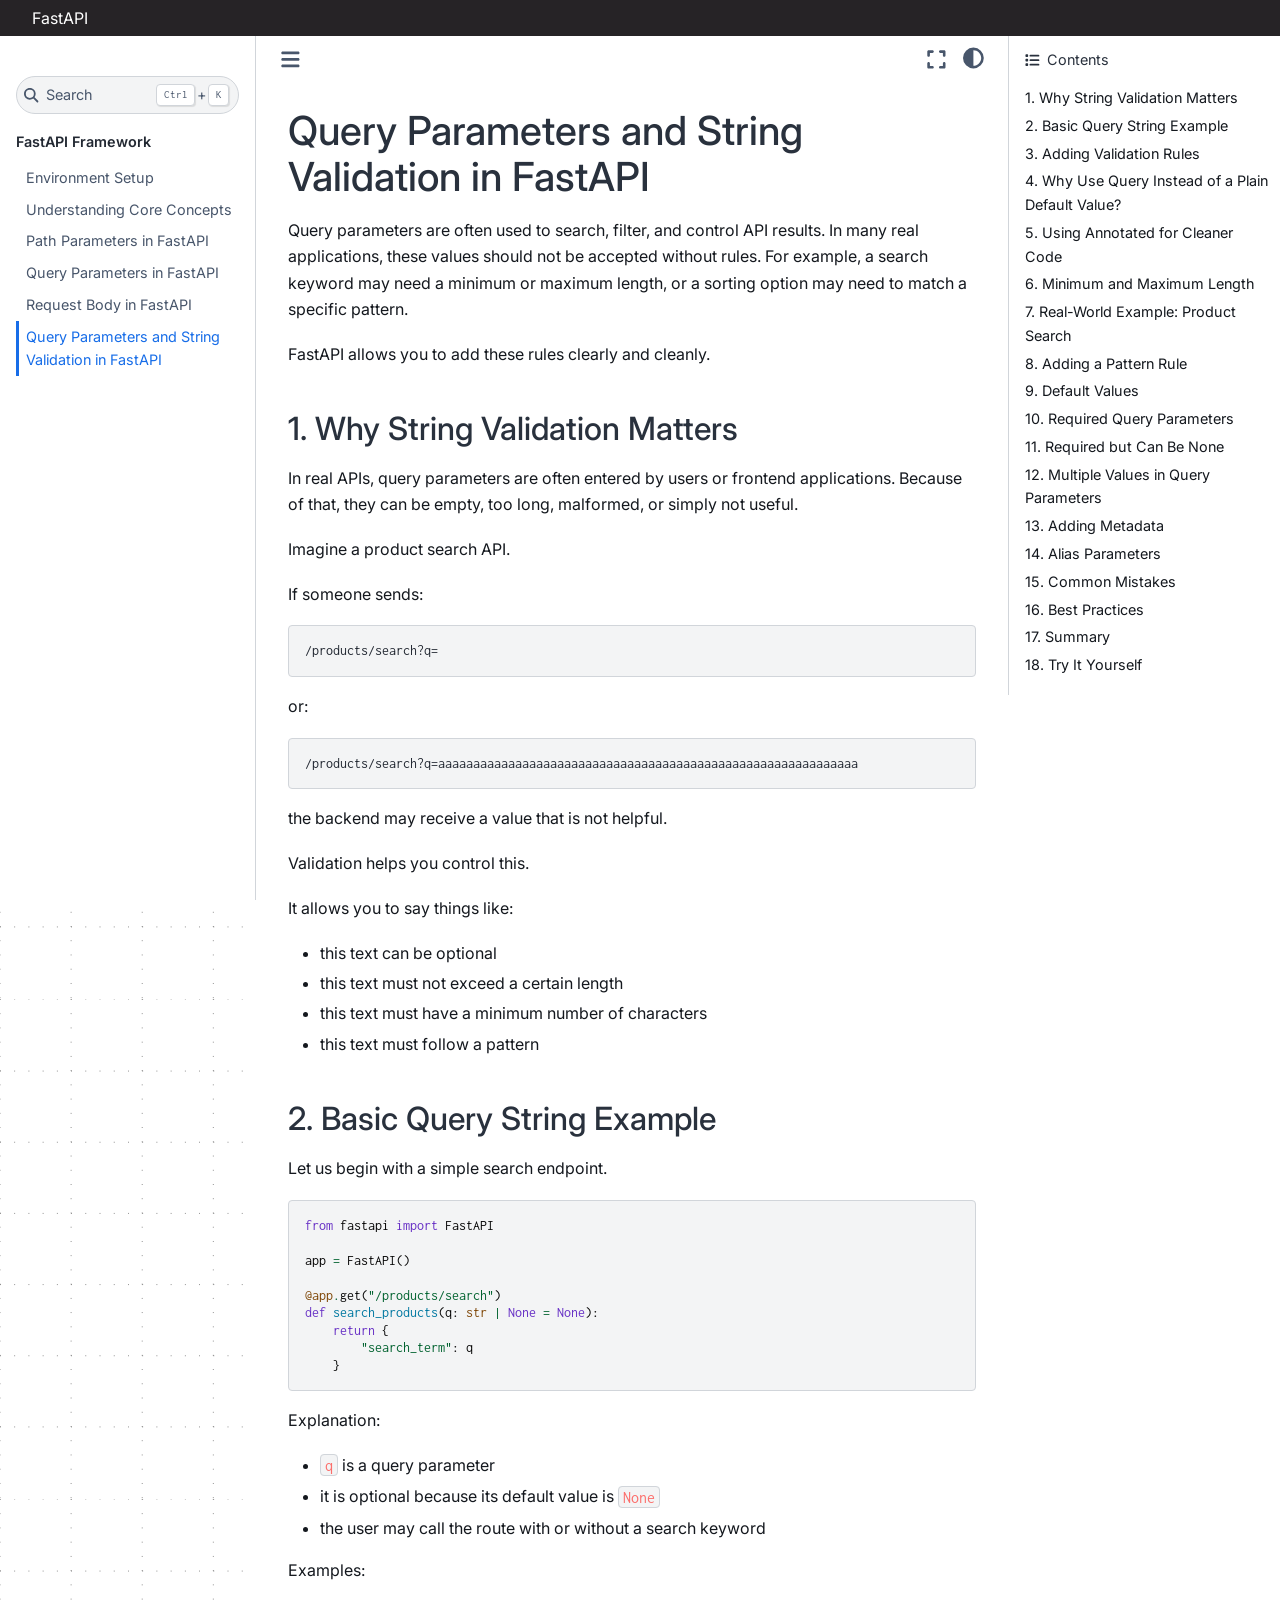
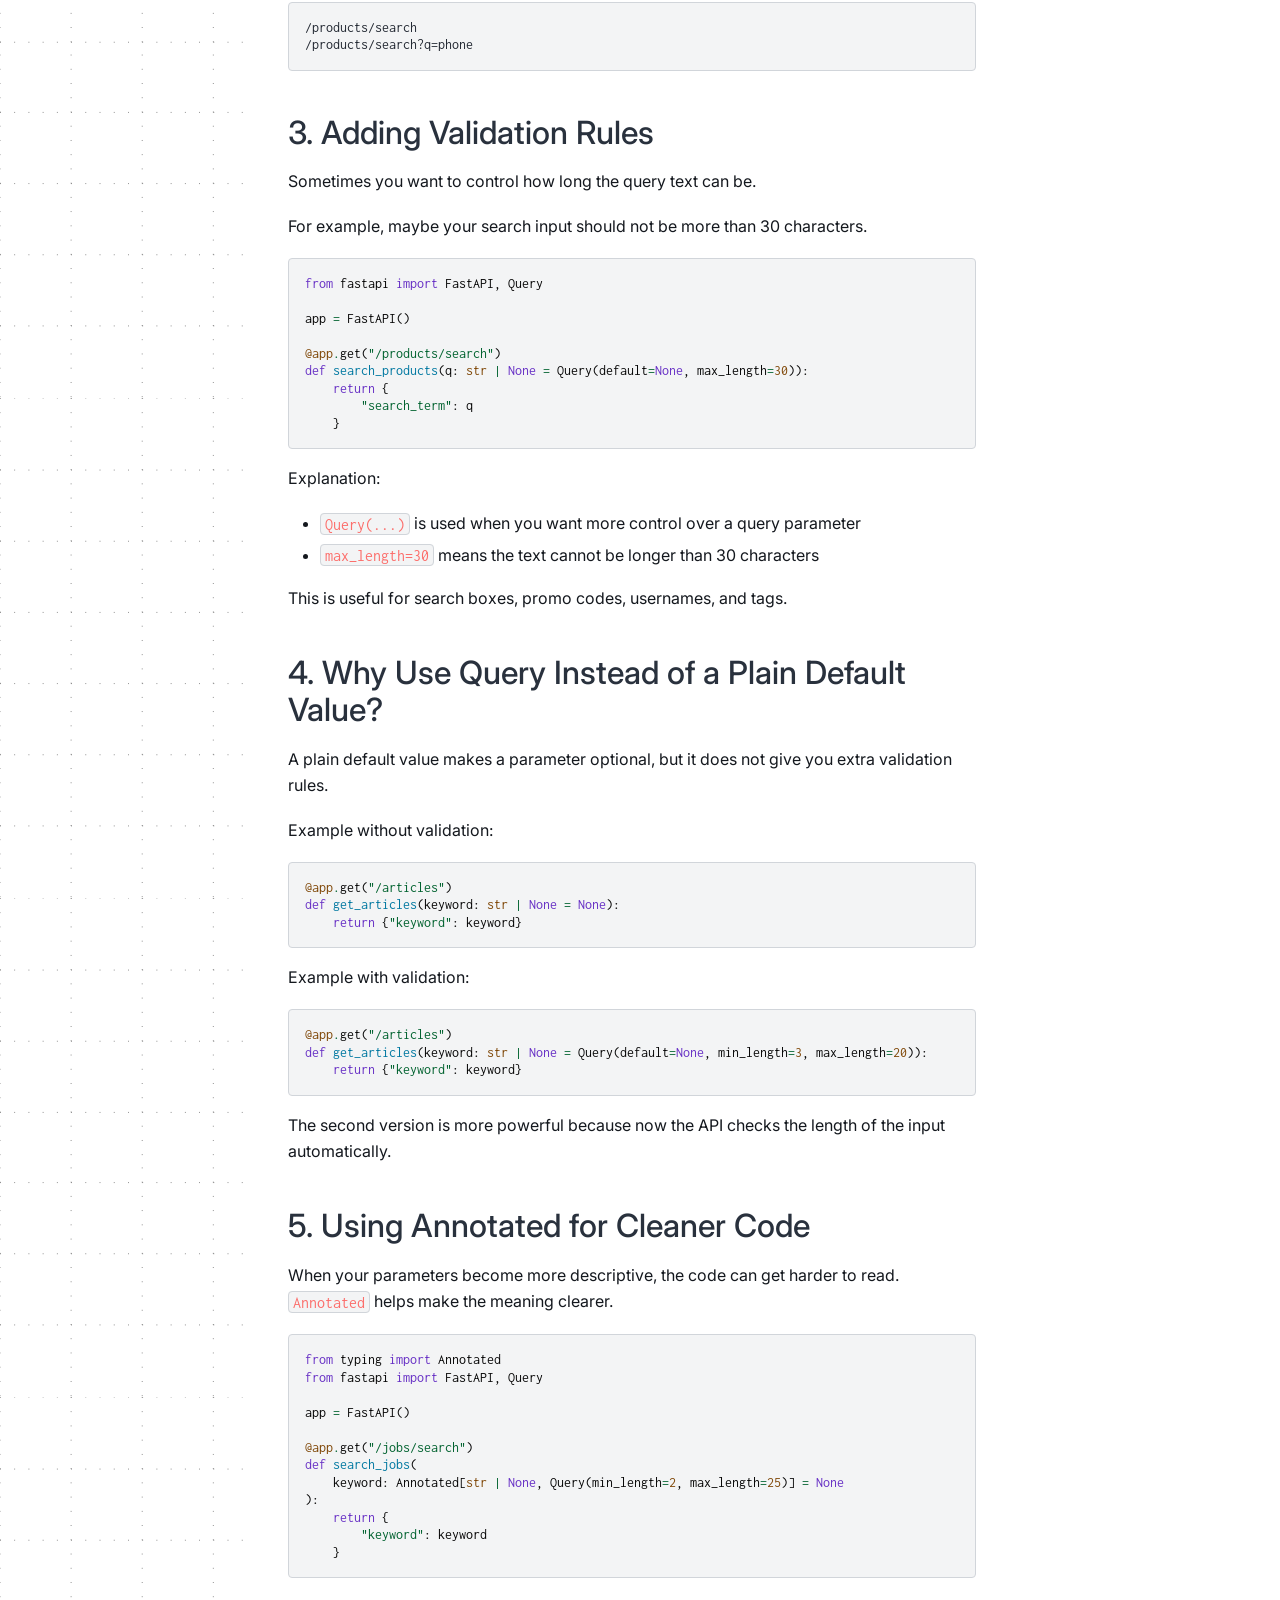
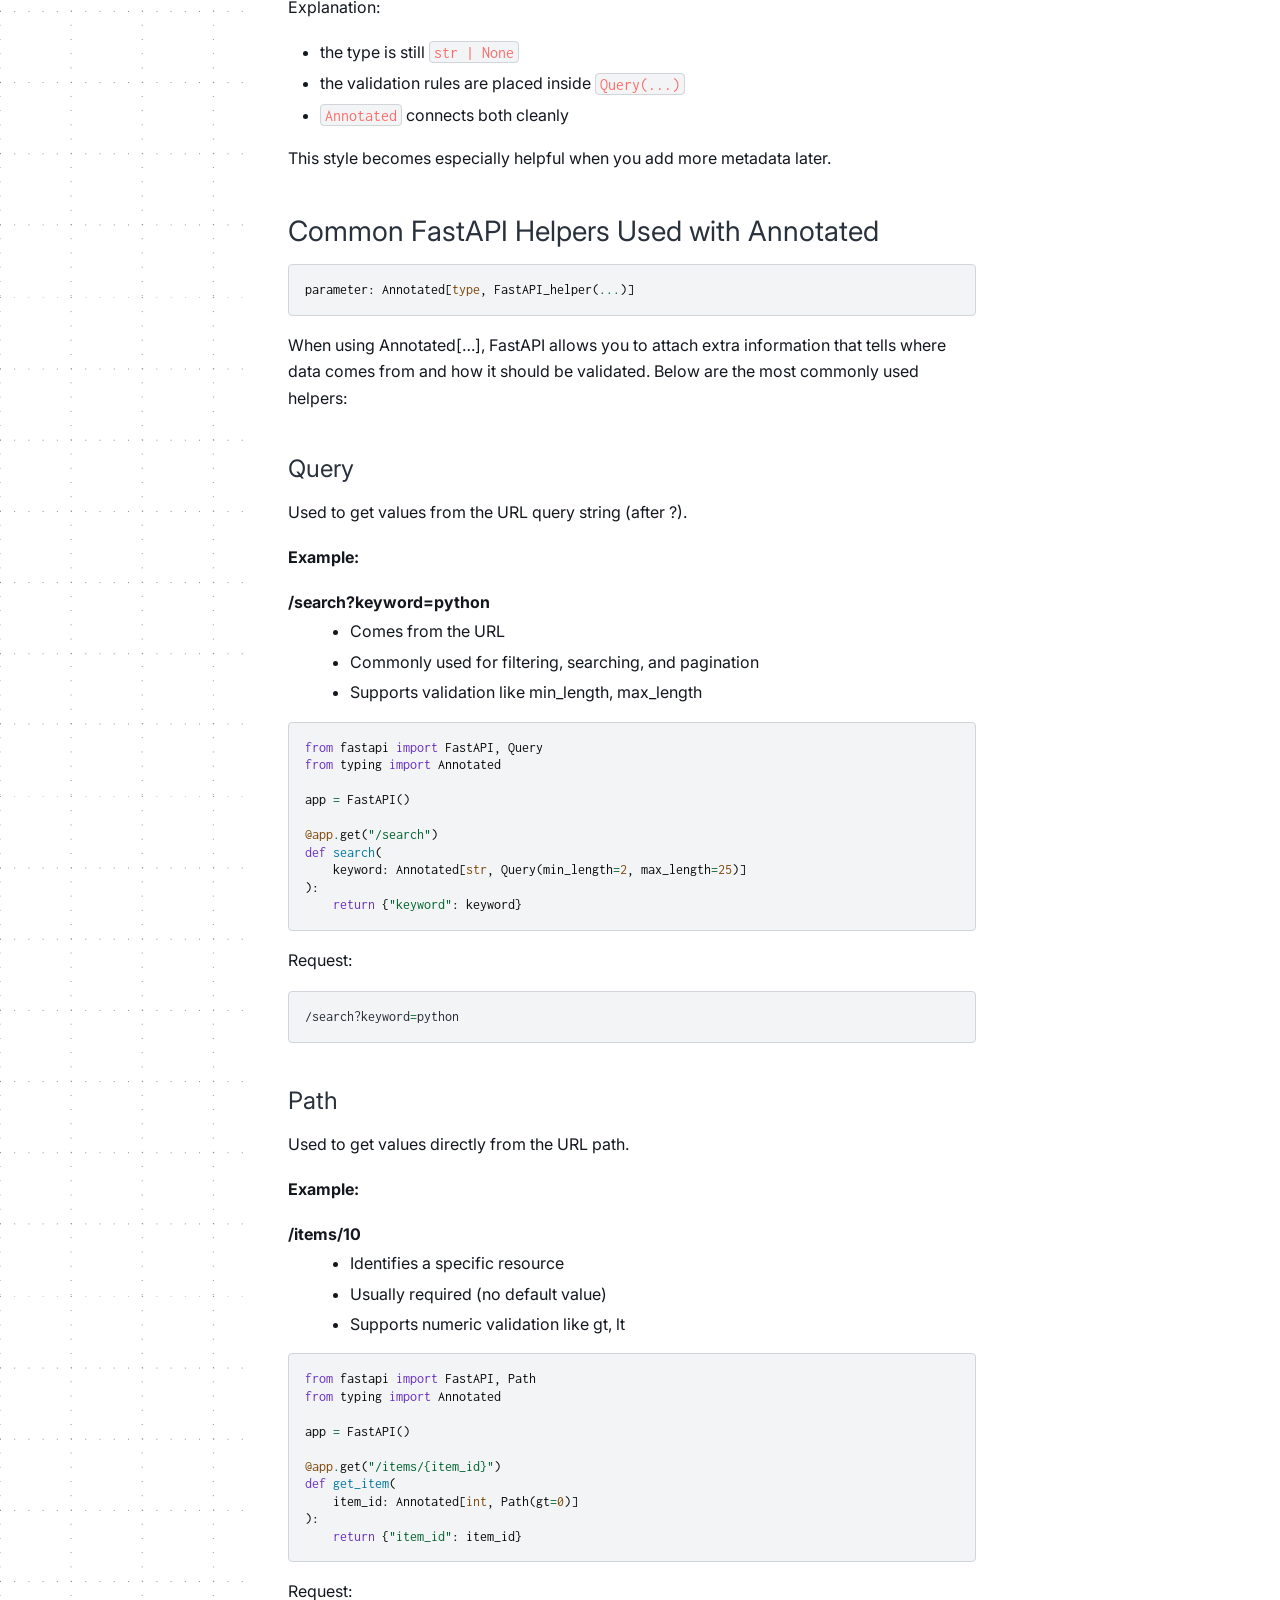
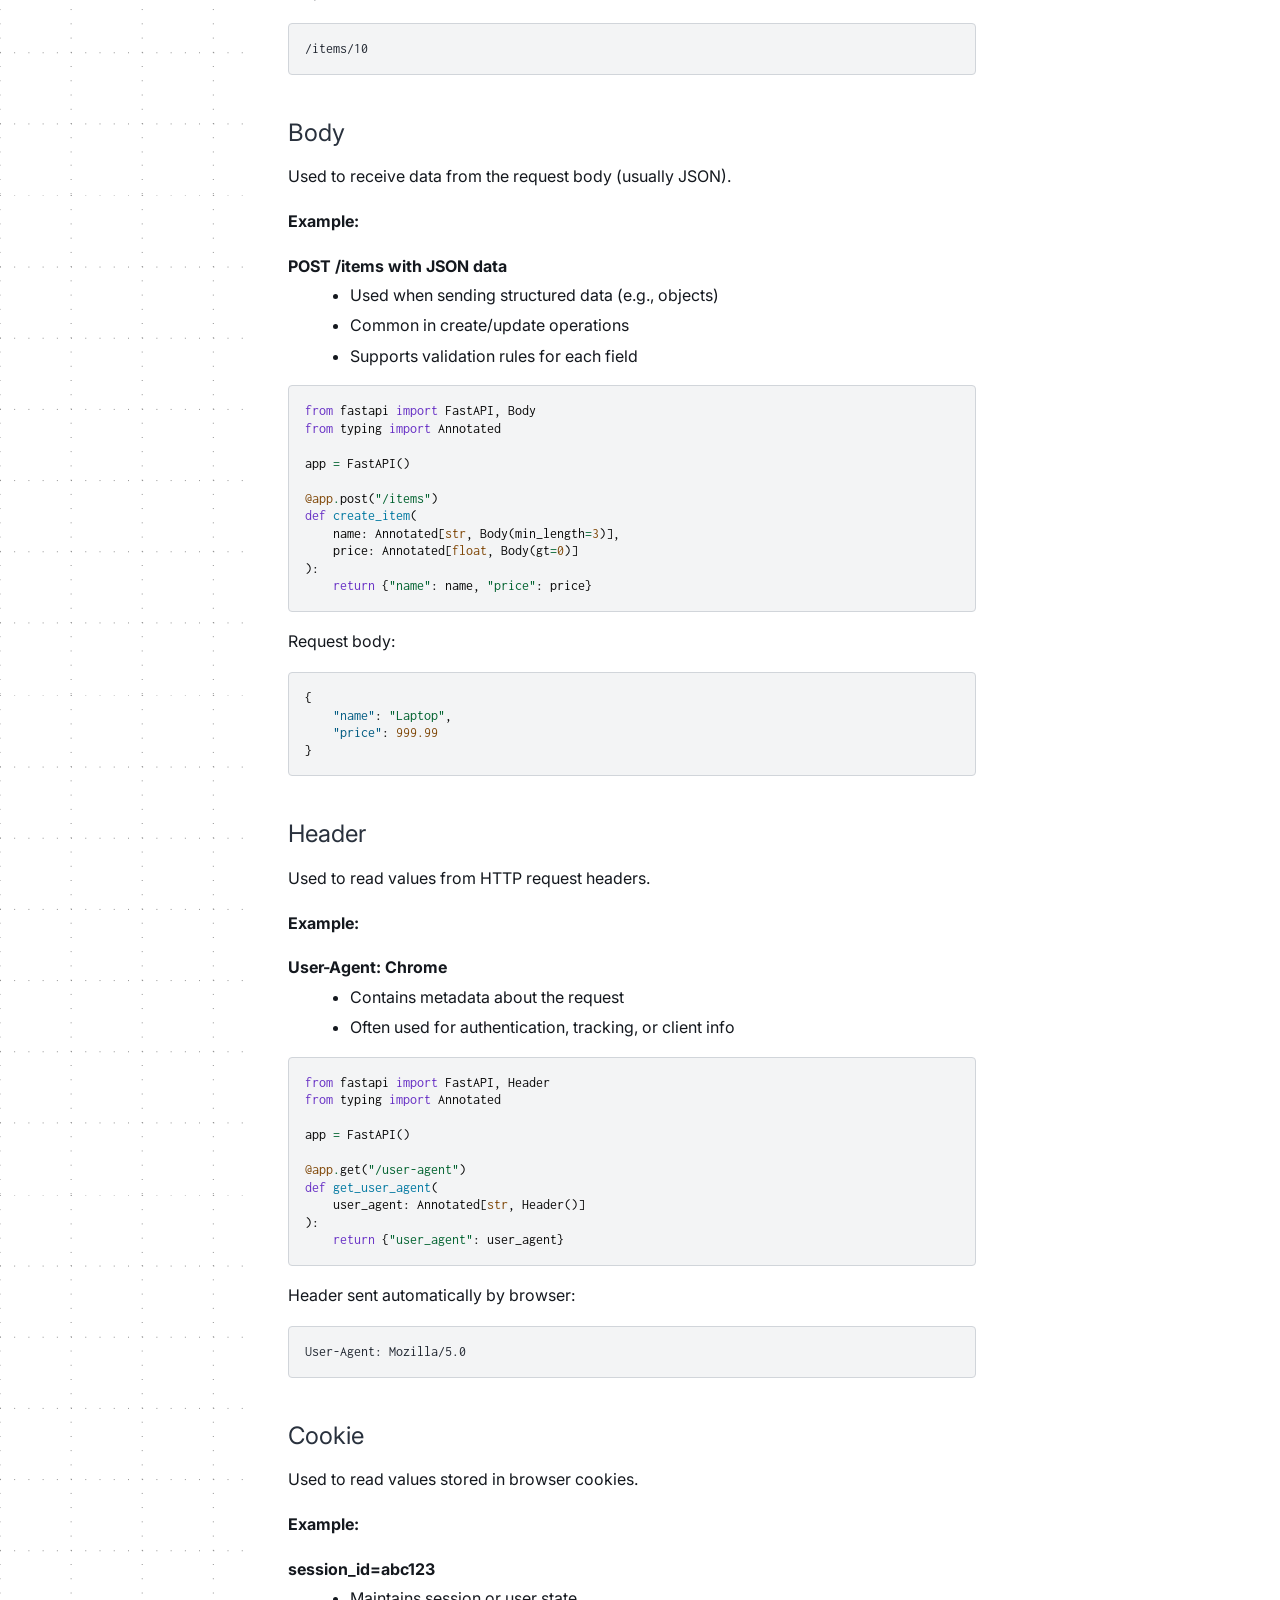
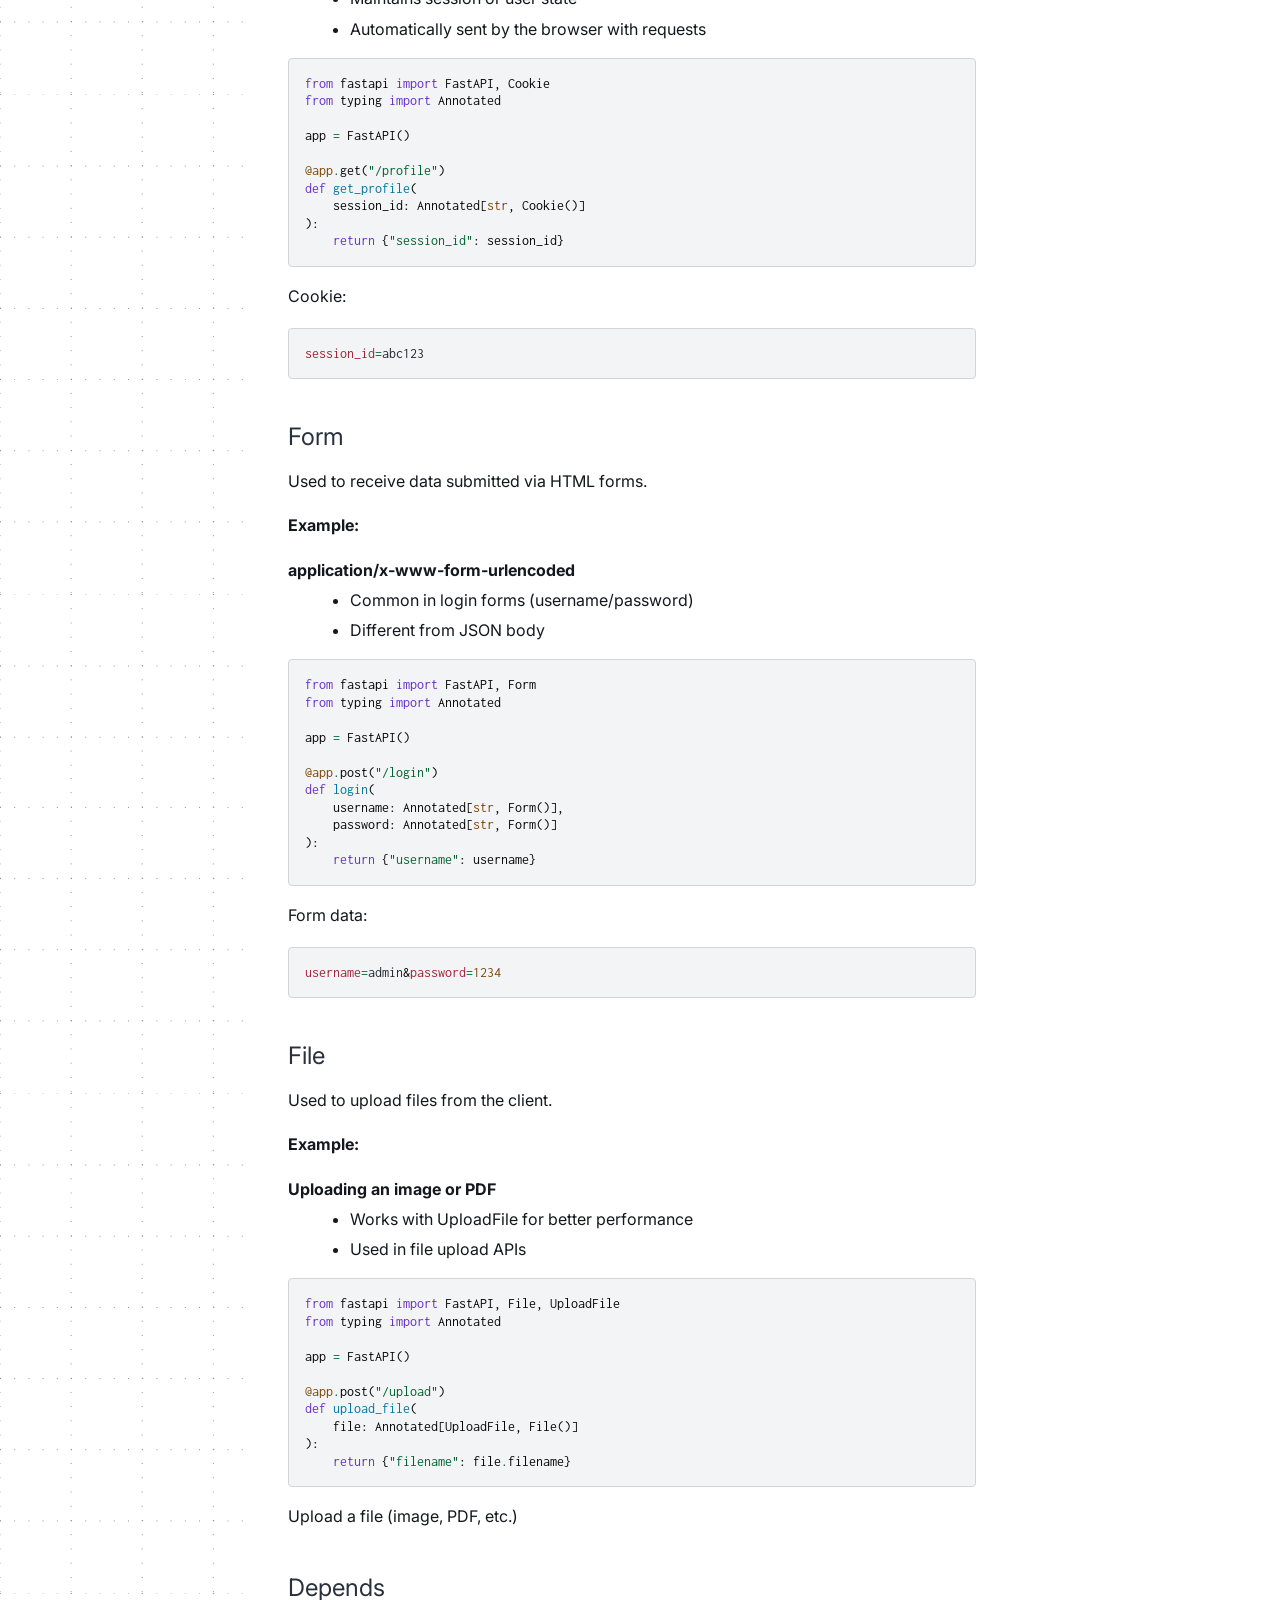
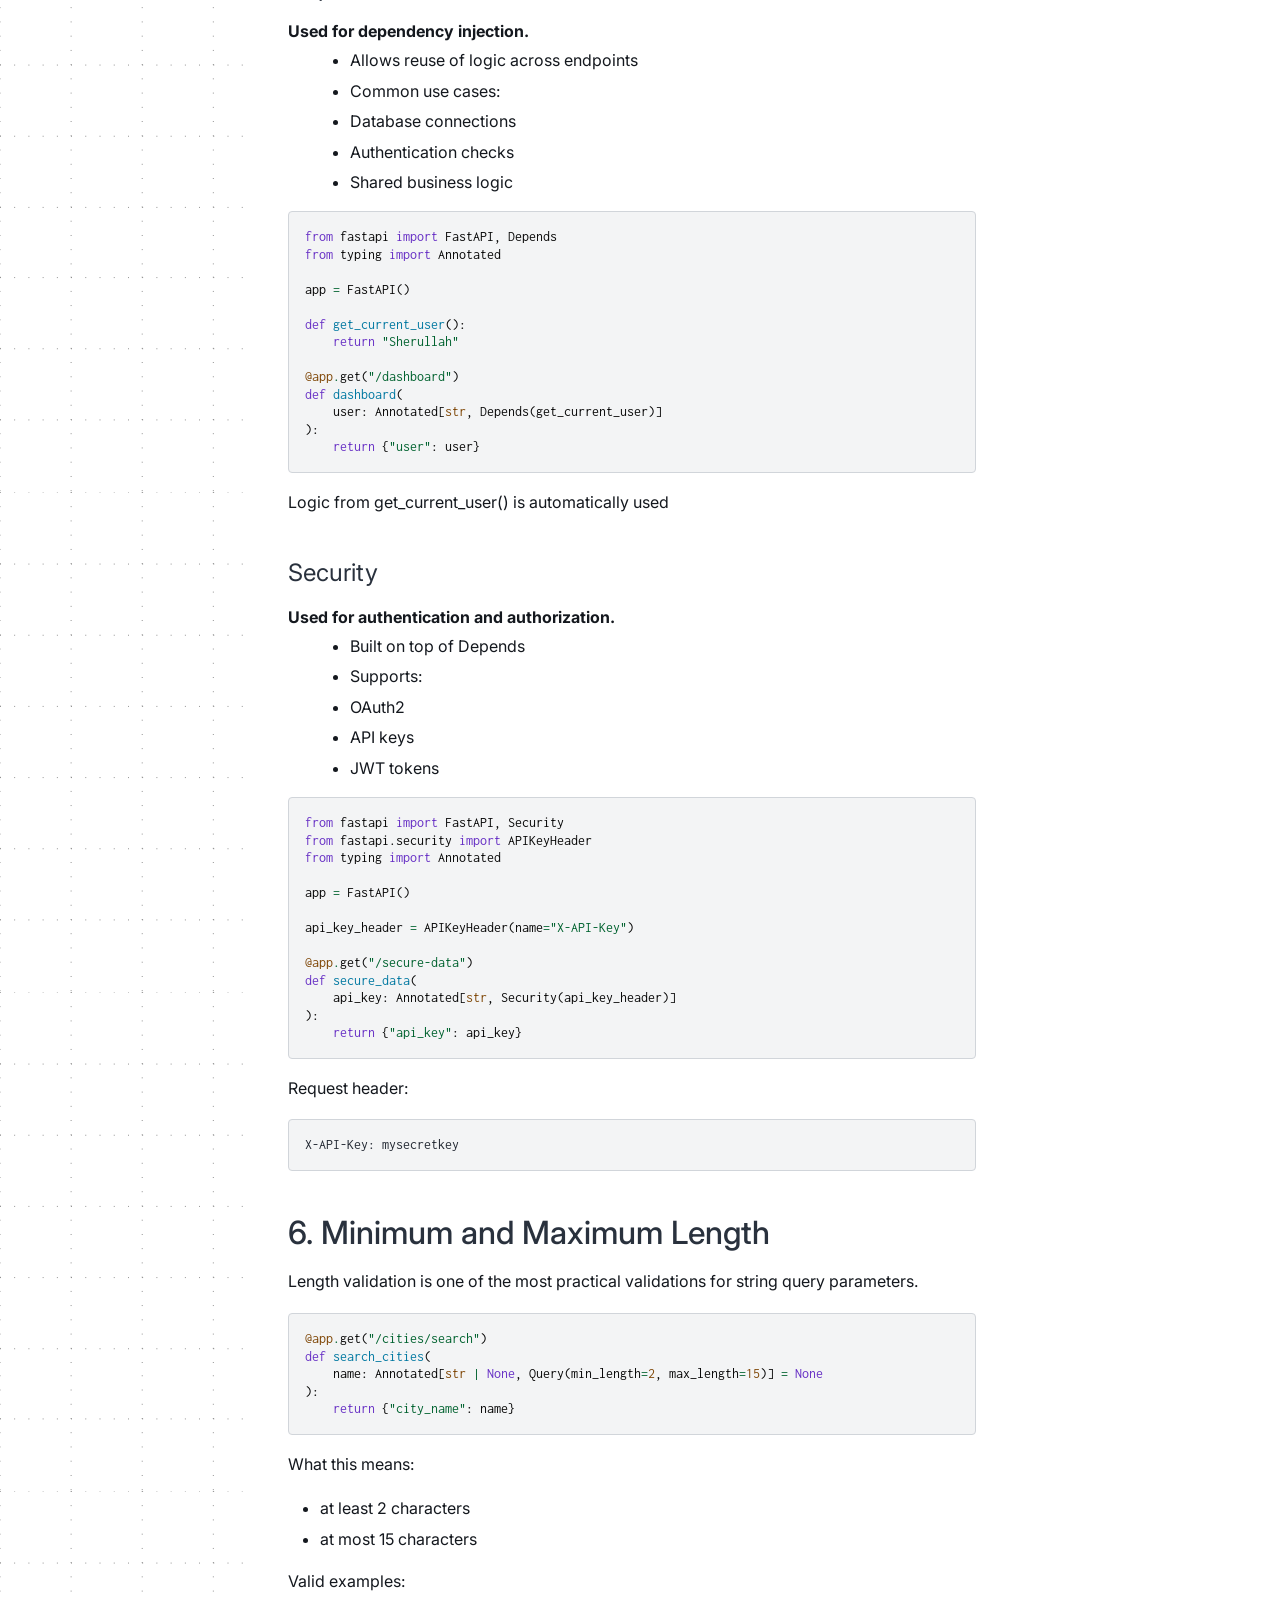
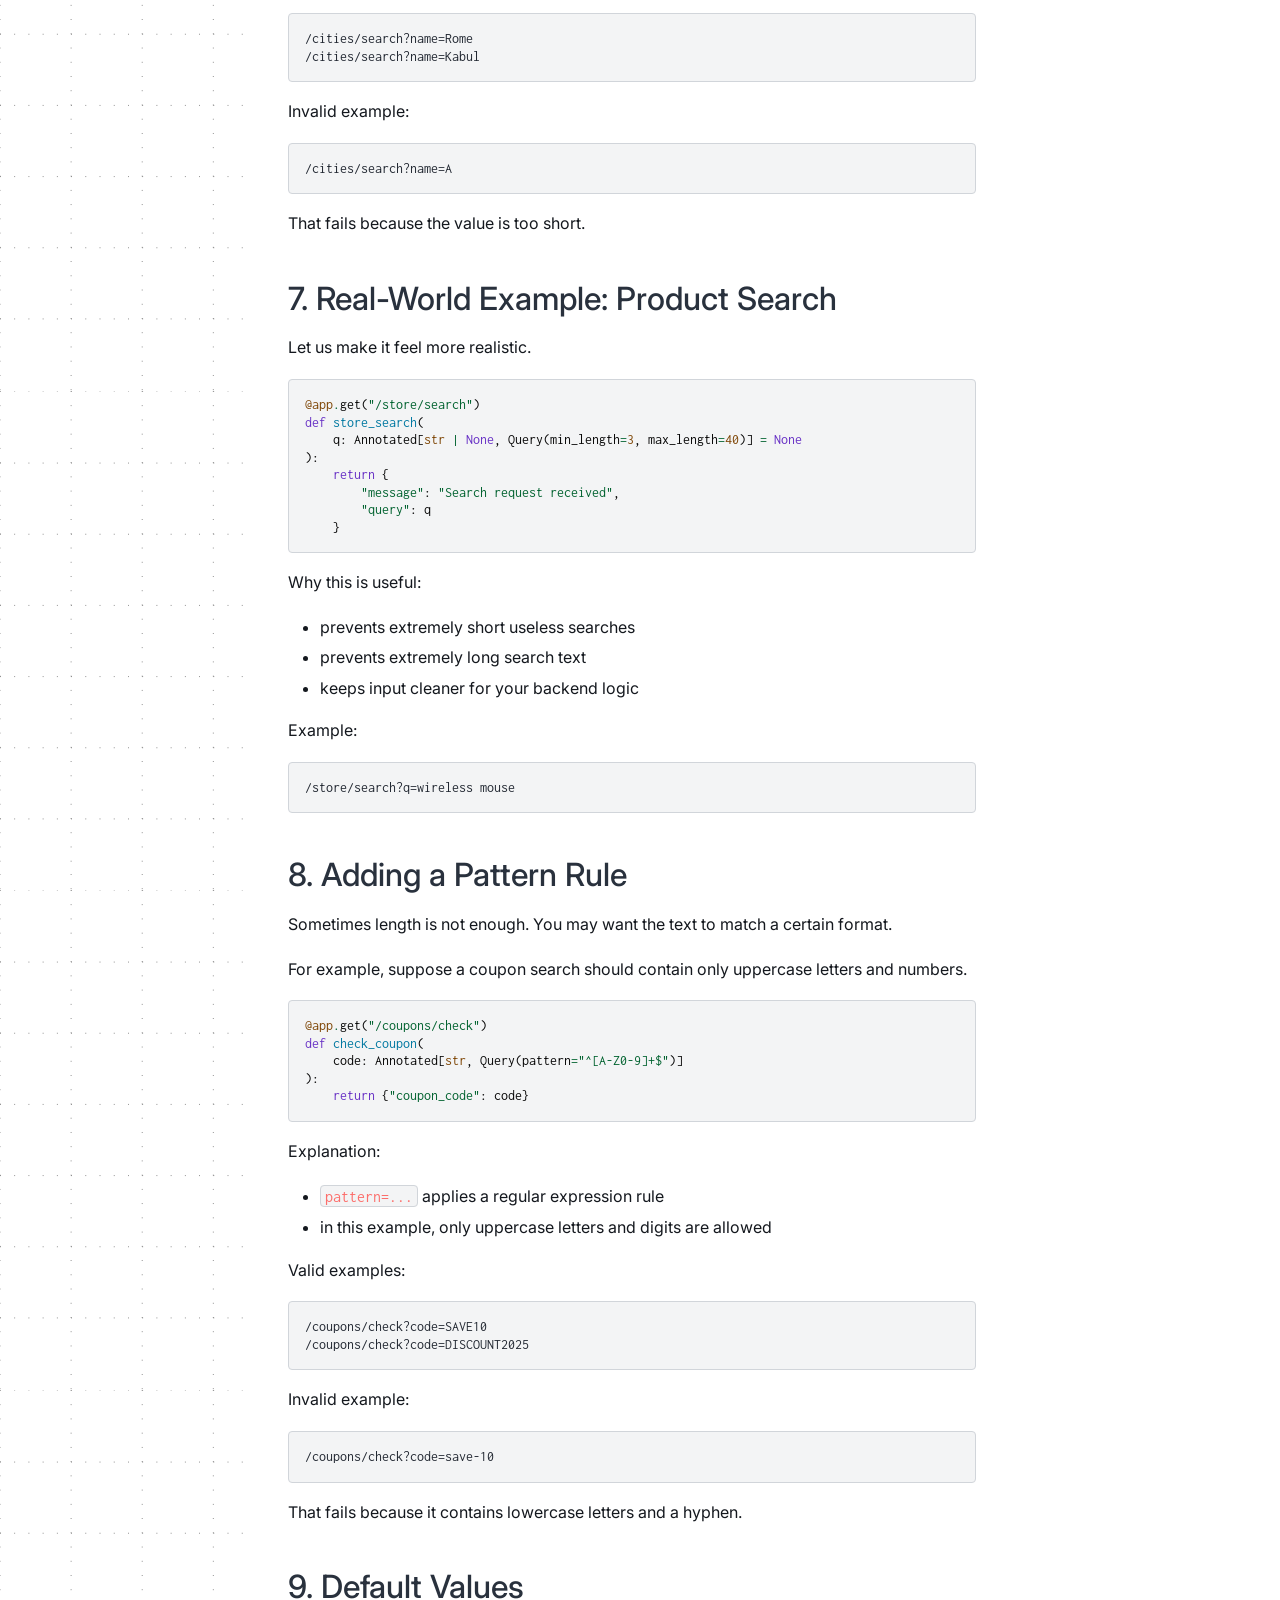
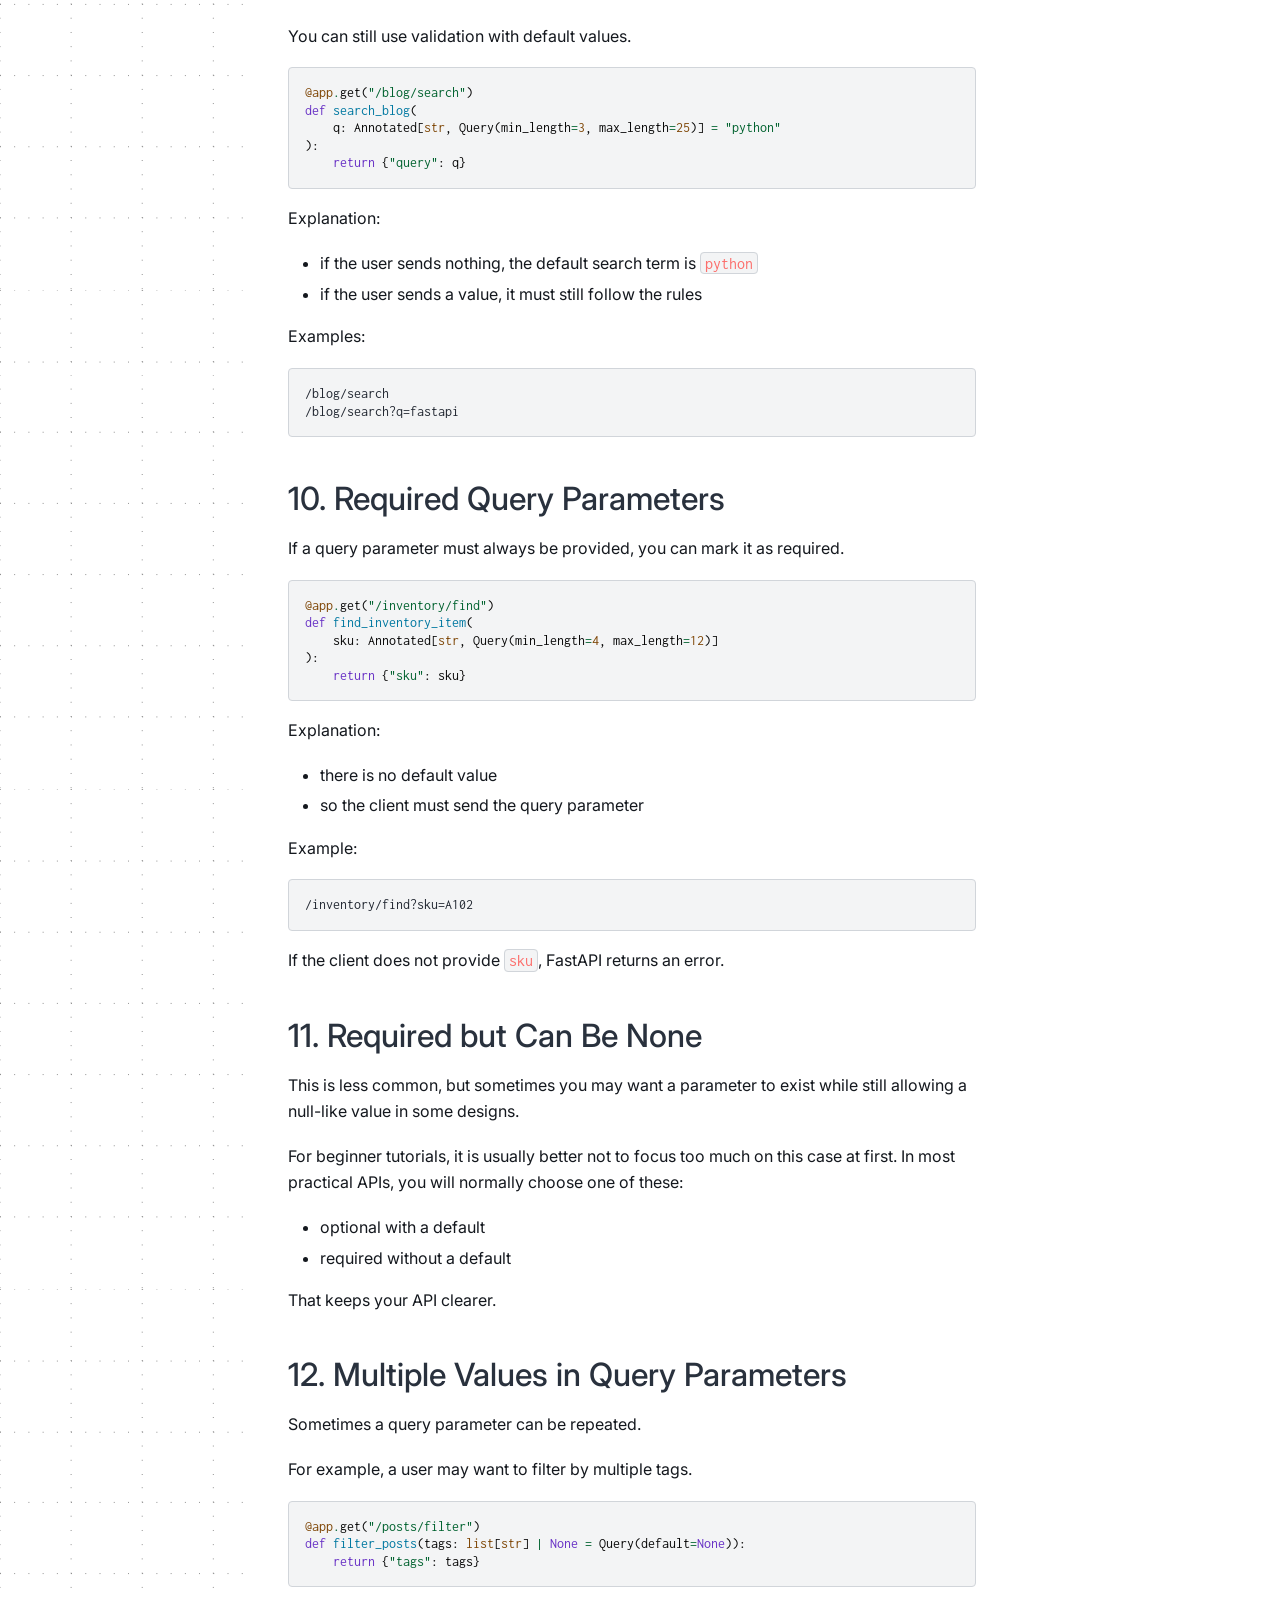
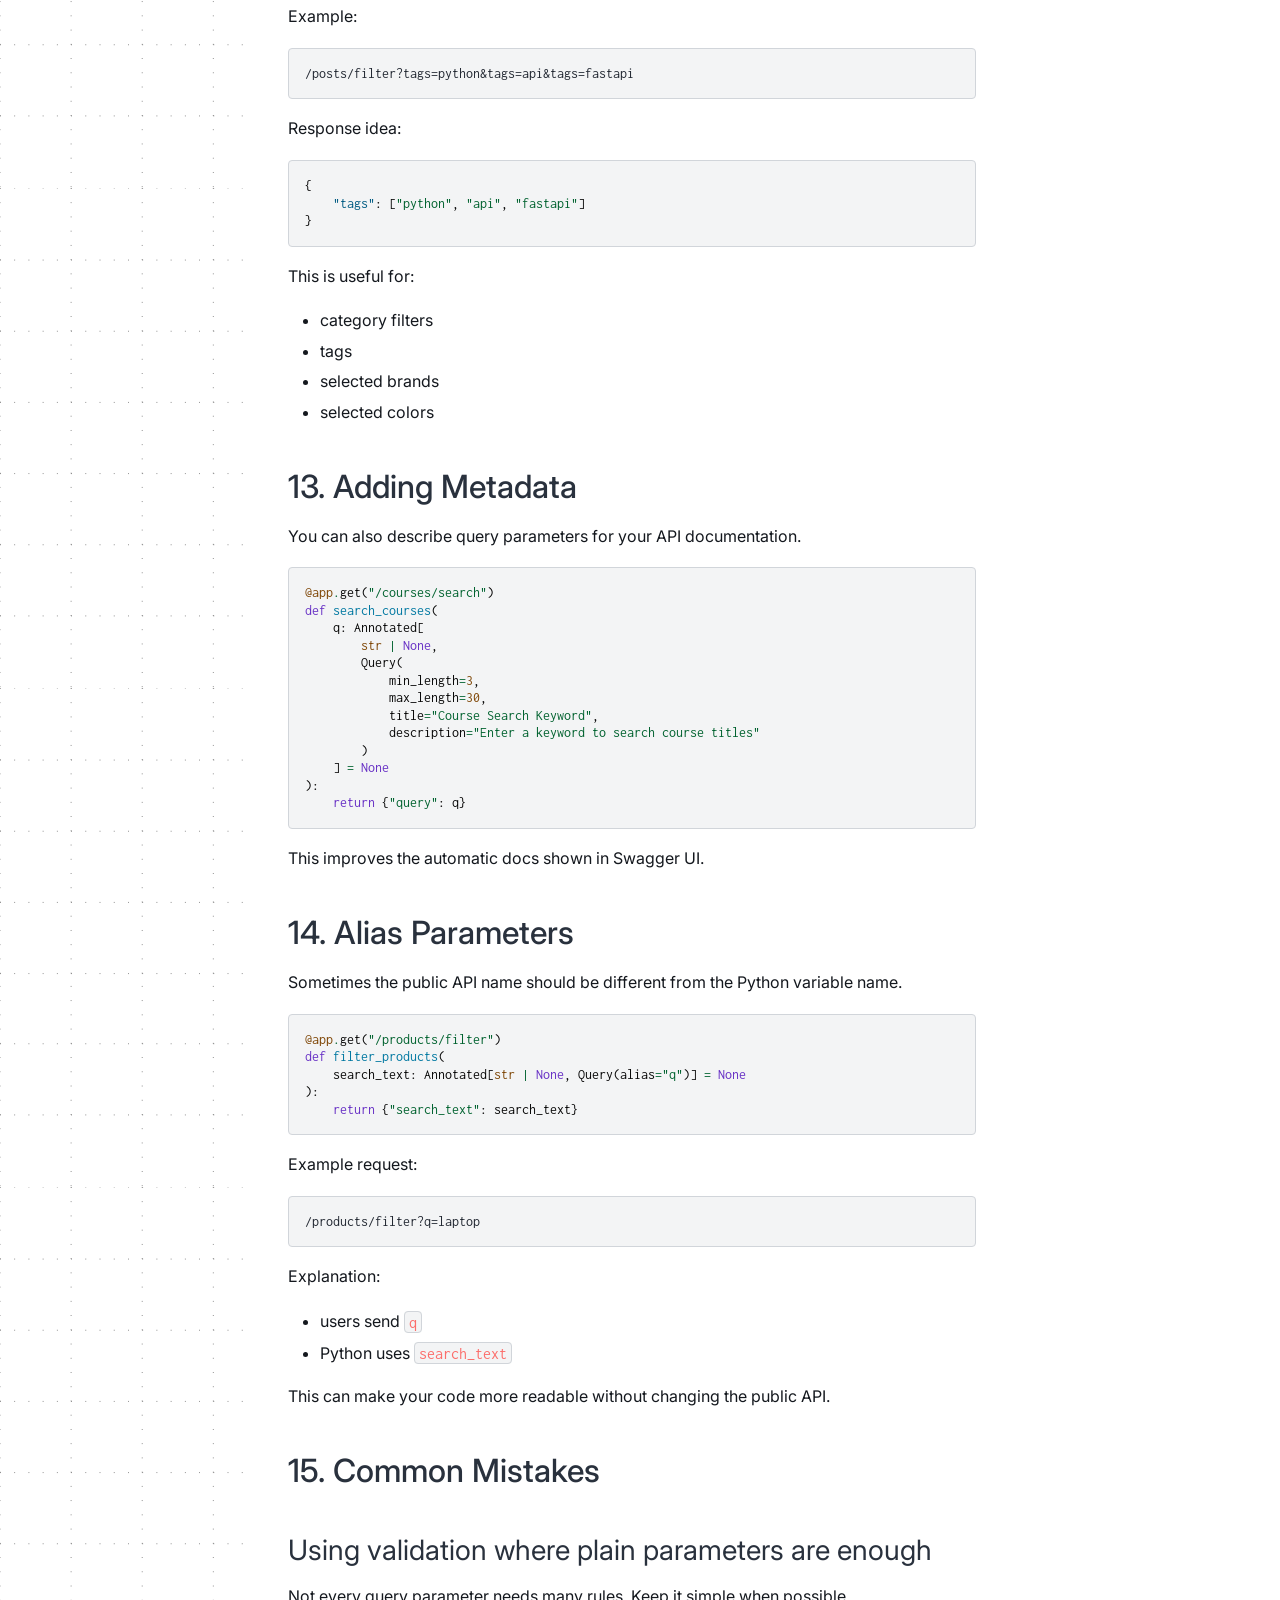
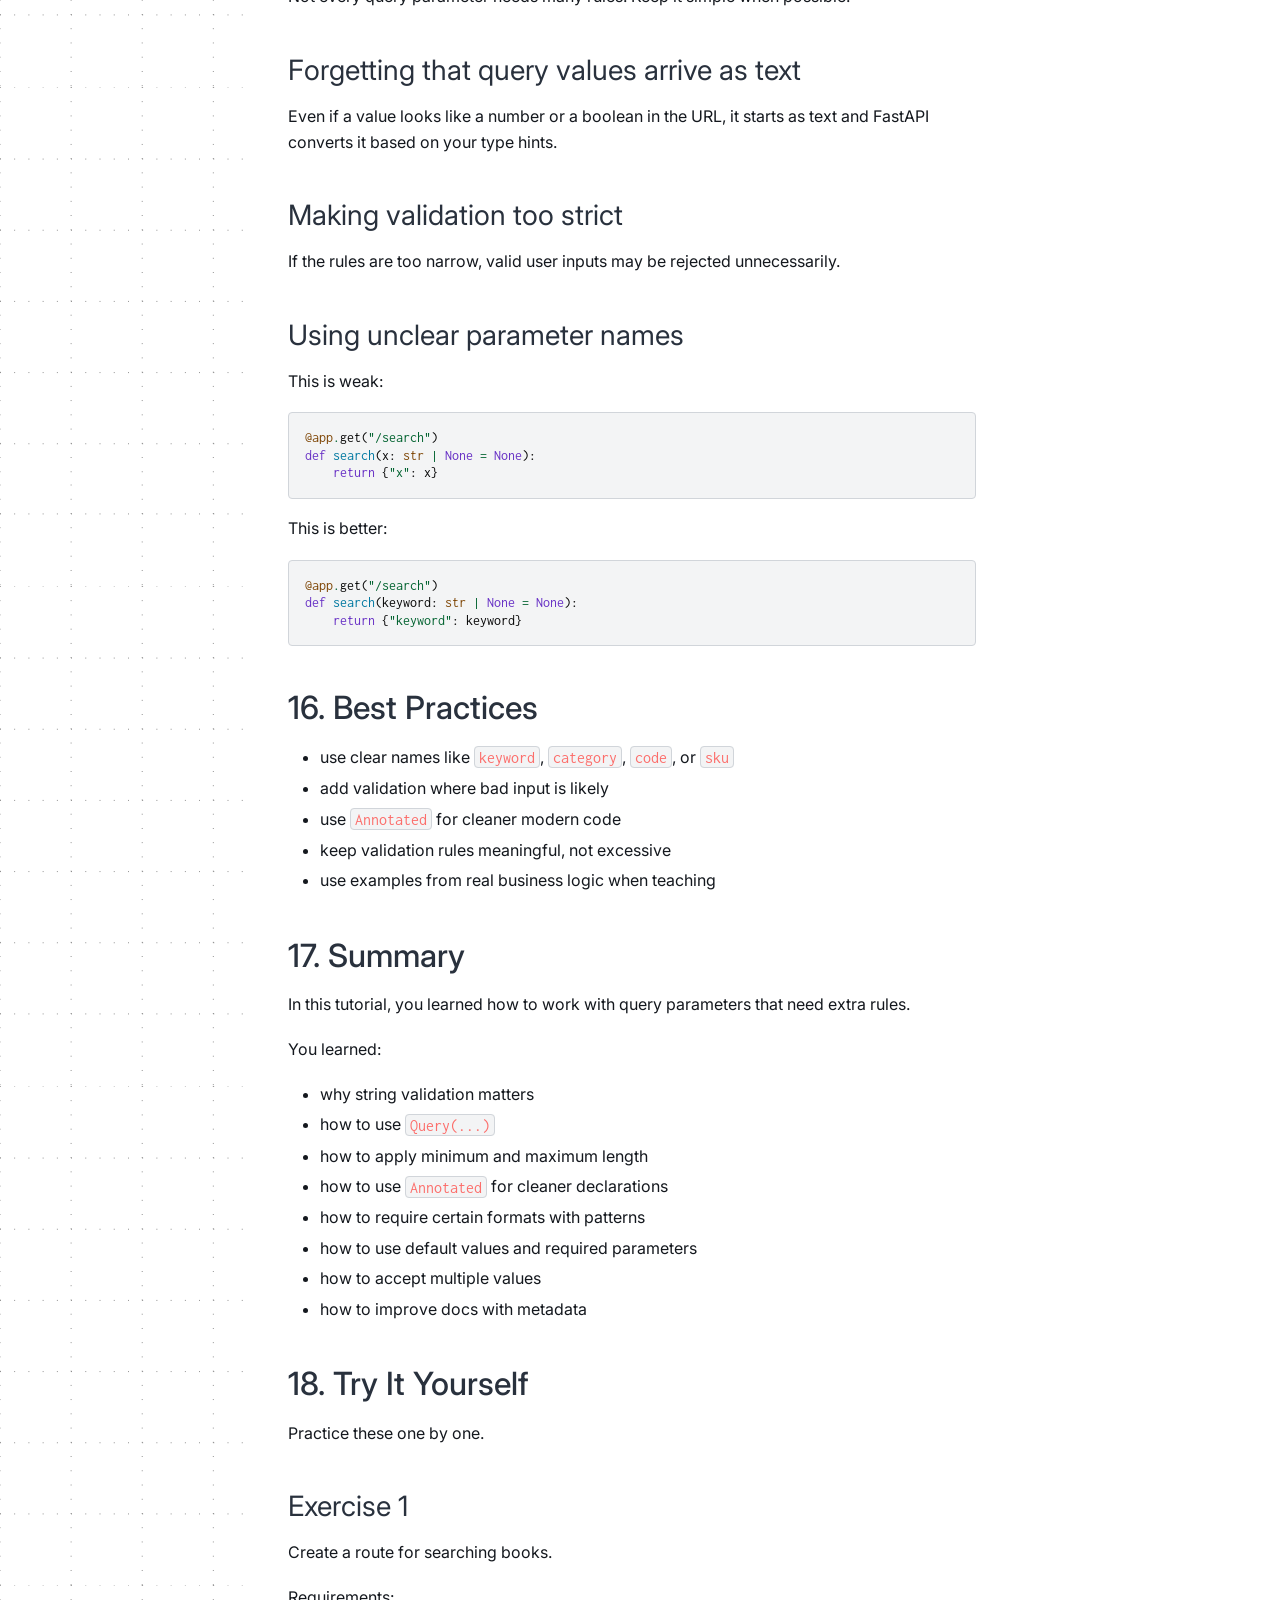
<file: fastapi/fastapi/query_parameters_and_string_validation.html>
<!DOCTYPE html>


<html lang="en" data-content_root="../" >

  <head>
    <meta charset="utf-8" />
    <meta name="viewport" content="width=device-width, initial-scale=1.0" /><meta name="viewport" content="width=device-width, initial-scale=1" />
<meta content="Learn query parameters and string validation in FastAPI with simple explanations, practical examples, and real-world use cases." name="description" />
<meta content="FastAPI query validation, FastAPI string validation, FastAPI Query, FastAPI Annotated, query parameter length validation, FastAPI tutorial" name="keywords" />
<meta content="Sherullah Mohtat" name="author" />
<meta content="index, follow" name="robots" />

    <title>Query Parameters and String Validation in FastAPI &#8212; FastAPI</title>
  
  
  
  <script data-cfasync="false">
    document.documentElement.dataset.mode = localStorage.getItem("mode") || "";
    document.documentElement.dataset.theme = localStorage.getItem("theme") || "";
  </script>
  
  <!-- Loaded before other Sphinx assets -->
  <link href="../_static/styles/theme.css?digest=dfe6caa3a7d634c4db9b" rel="stylesheet" />
<link href="../_static/styles/bootstrap.css?digest=dfe6caa3a7d634c4db9b" rel="stylesheet" />
<link href="../_static/styles/pydata-sphinx-theme.css?digest=dfe6caa3a7d634c4db9b" rel="stylesheet" />

  
  <link href="../_static/vendor/fontawesome/6.5.2/css/all.min.css?digest=dfe6caa3a7d634c4db9b" rel="stylesheet" />
  <link rel="preload" as="font" type="font/woff2" crossorigin href="../_static/vendor/fontawesome/6.5.2/webfonts/fa-solid-900.woff2" />
<link rel="preload" as="font" type="font/woff2" crossorigin href="../_static/vendor/fontawesome/6.5.2/webfonts/fa-brands-400.woff2" />
<link rel="preload" as="font" type="font/woff2" crossorigin href="../_static/vendor/fontawesome/6.5.2/webfonts/fa-regular-400.woff2" />

    <link rel="stylesheet" type="text/css" href="../_static/pygments.css?v=873836d9" />
    <link rel="stylesheet" type="text/css" href="../_static/css/style.css?v=d6ed2d86" />
    <link rel="stylesheet" type="text/css" href="../_static/copybutton.css?v=76b2166b" />
    <link rel="stylesheet" type="text/css" href="../_static/sphinx-design.min.css?v=95c83b7e" />
    <link rel="stylesheet" type="text/css" href="../_static/css/custom.css?v=67d5fe8a" />
    <link rel="stylesheet" type="text/css" href="../_static/css/ad_style.css?v=34d129f9" />
    <link rel="stylesheet" type="text/css" href="../_static/css/navbar-scroll.css?v=4d5946c0" />
  
  <!-- Pre-loaded scripts that we'll load fully later -->
  <link rel="preload" as="script" href="../_static/scripts/bootstrap.js?digest=dfe6caa3a7d634c4db9b" />
<link rel="preload" as="script" href="../_static/scripts/pydata-sphinx-theme.js?digest=dfe6caa3a7d634c4db9b" />
  <script src="../_static/vendor/fontawesome/6.5.2/js/all.min.js?digest=dfe6caa3a7d634c4db9b"></script>

    <script src="../_static/documentation_options.js?v=f9c1cefe"></script>
    <script src="../_static/doctools.js?v=9a2dae69"></script>
    <script src="../_static/sphinx_highlight.js?v=dc90522c"></script>
    <script src="../_static/clipboard.min.js?v=a7894cd8"></script>
    <script src="../_static/copybutton.js?v=f281be69"></script>
    <script src="../_static/scripts/sphinx-book-theme.js?v=887ef09a"></script>
    <script src="../_static/design-tabs.js?v=f930bc37"></script>
    <script>DOCUMENTATION_OPTIONS.pagename = 'fastapi/query_parameters_and_string_validation';</script>
    <script src="../_static/js/custom.js?v=6f0278c6"></script>
    <script src="../_static/js/navbar-scroll.js?v=cb524ae2"></script>
    <link rel="icon" href="../_static/sherullah.png"/>
    <link rel="index" title="Index" href="../genindex.html" />
    <link rel="search" title="Search" href="../search.html" />
    <link rel="prev" title="Request Body in FastAPI" href="request_body.html" />
  <meta name="viewport" content="width=device-width, initial-scale=1"/>
  <meta name="docsearch:language" content="en"/>
  </head>
  
  
  <body data-bs-spy="scroll" data-bs-target=".bd-toc-nav" data-offset="180" data-bs-root-margin="0px 0px -60%" data-default-mode="">

  
  
  <div id="pst-skip-link" class="skip-link d-print-none"><a href="#main-content">Skip to main content</a></div>
<!-- Google Tag Manager (noscript) -->
<noscript
  ><iframe
    src="https://www.googletagmanager.com/ns.html?id=GTM-P4GQM59"
    height="0"
    width="0"
    style="display: none; visibility: hidden"
  ></iframe
></noscript>
<!-- End Google Tag Manager (noscript) -->

<nav class="dask-nav container-fluid">
  <ul>
    <li class="logo">
      <a href="https://docs.dask.org/">
        <img
          class="caption"
          src="../_static/images/dask-horizontal-white.svg"
        />
      </a>
    </li>

    <li>
      <a href="https://docs.dask.org/">Dask</a>
    </li>

    <li>
      <a href="https://distributed.dask.org/">Distributed</a>
    </li>

    <li>
      <a href="https://ml.dask.org/">Dask ML</a>
    </li>

    <li>
      <a href="https://examples.dask.org/">Examples</a>
    </li>

    <li>
      <a href="https://docs.dask.org/en/latest/ecosystem.html">Ecosystem</a>
    </li>

    <li>
      <a href="https://docs.dask.org/en/latest/support.html">Community</a>
    </li>
  </ul>
</nav>


  
  <div id="pst-scroll-pixel-helper"></div>
  
  <button type="button" class="btn rounded-pill" id="pst-back-to-top">
    <i class="fa-solid fa-arrow-up"></i>Back to top</button>

  
  <input type="checkbox"
          class="sidebar-toggle"
          id="pst-primary-sidebar-checkbox"/>
  <label class="overlay overlay-primary" for="pst-primary-sidebar-checkbox"></label>
  
  <input type="checkbox"
          class="sidebar-toggle"
          id="pst-secondary-sidebar-checkbox"/>
  <label class="overlay overlay-secondary" for="pst-secondary-sidebar-checkbox"></label>
  
  <div class="search-button__wrapper">
    <div class="search-button__overlay"></div>
    <div class="search-button__search-container">
<form class="bd-search d-flex align-items-center"
      action="../search.html"
      method="get">
  <i class="fa-solid fa-magnifying-glass"></i>
  <input type="search"
         class="form-control"
         name="q"
         id="search-input"
         placeholder="Search..."
         aria-label="Search..."
         autocomplete="off"
         autocorrect="off"
         autocapitalize="off"
         spellcheck="false"/>
  <span class="search-button__kbd-shortcut"><kbd class="kbd-shortcut__modifier">Ctrl</kbd>+<kbd>K</kbd></span>
</form></div>
  </div>

  <div class="pst-async-banner-revealer d-none">
  <aside id="bd-header-version-warning" class="d-none d-print-none" aria-label="Version warning"></aside>
</div>

  
<nav class="dask-nav container-fluid navbar-scroll-wrap">

    <!-- Left arrow -->
  <button class="scroll-btn scroll-left" id="navLeft" aria-label="Scroll left">
    &#10094;
  </button>

  <ul class="nav-scroll" id="nav-scroll">

    <!-- Home = external site
    <li>
      <a href="" target="_blank" rel="noopener" class="nav-icon">
        <img src="../_static/images/logo/home48.png" alt="Home" />
      </a>
    </li>
 -->
    <!-- pathto inside repository project-->
    <li class="">
      <a href="../index.html">FastAPI</a>
    </li>
  </ul>


  <!-- Right arrow -->
  <button class="scroll-btn scroll-right" id="navRight" aria-label="Scroll right">
    &#10095;
  </button>
</nav>


  <div class="bd-container">
    <div class="bd-container__inner bd-page-width">
      
      
      
      <div class="bd-sidebar-primary bd-sidebar">
        

  
  <div class="sidebar-header-items sidebar-primary__section">
    
    
    
    
  </div>
  
    <div class="sidebar-primary-items__start sidebar-primary__section">
        <div class="sidebar-primary-item">

  

<a class="navbar-brand logo" href="_static/images/dask-horizontal-white.svg">
  
  
  
  
  
  
    <p class="title logo__title">FastAPI</p>
  
</a></div>
        <div class="sidebar-primary-item">

 <script>
 document.write(`
   <button class="btn search-button-field search-button__button" title="Search" aria-label="Search" data-bs-placement="bottom" data-bs-toggle="tooltip">
    <i class="fa-solid fa-magnifying-glass"></i>
    <span class="search-button__default-text">Search</span>
    <span class="search-button__kbd-shortcut"><kbd class="kbd-shortcut__modifier">Ctrl</kbd>+<kbd class="kbd-shortcut__modifier">K</kbd></span>
   </button>
 `);
 </script></div>
        <div class="sidebar-primary-item"><nav class="bd-links bd-docs-nav" aria-label="Main">
    <div class="bd-toc-item navbar-nav active">
        <p aria-level="2" class="caption" role="heading"><span class="caption-text">FastAPI Framework</span></p>
<ul class="current nav bd-sidenav">
<li class="toctree-l1"><a class="reference internal" href="environment_setup.html">Environment Setup</a></li>
<li class="toctree-l1"><a class="reference internal" href="understanding_core_concepts.html">Understanding Core Concepts</a></li>
<li class="toctree-l1"><a class="reference internal" href="path_parameters.html">Path Parameters in FastAPI</a></li>
<li class="toctree-l1"><a class="reference internal" href="query_parameters.html">Query Parameters in FastAPI</a></li>
<li class="toctree-l1"><a class="reference internal" href="request_body.html">Request Body in FastAPI</a></li>
<li class="toctree-l1 current active"><a class="current reference internal" href="#">Query Parameters and String Validation in FastAPI</a></li>
</ul>

    </div>
</nav></div>
    </div>
  
  
  <div class="sidebar-primary-items__end sidebar-primary__section">
  </div>
  
  <div id="rtd-footer-container"></div>


      </div>
      
      <main id="main-content" class="bd-main" role="main">
        
        

<div class="sbt-scroll-pixel-helper"></div>

          <div class="bd-content">
            <div class="bd-article-container">
              
              <div class="bd-header-article d-print-none">
<div class="header-article-items header-article__inner">
  
    <div class="header-article-items__start">
      
        <div class="header-article-item"><button class="sidebar-toggle primary-toggle btn btn-sm" title="Toggle primary sidebar" data-bs-placement="bottom" data-bs-toggle="tooltip">
  <span class="fa-solid fa-bars"></span>
</button></div>
      
    </div>
  
  
    <div class="header-article-items__end">
      
        <div class="header-article-item">

<div class="article-header-buttons">



<button onclick="toggleFullScreen()"
  class="btn btn-sm btn-fullscreen-button"
  title="Fullscreen mode"
  data-bs-placement="bottom" data-bs-toggle="tooltip"
>
  

<span class="btn__icon-container">
  <i class="fas fa-expand"></i>
  </span>

</button>



<script>
document.write(`
  <button class="btn btn-sm nav-link pst-navbar-icon theme-switch-button" title="light/dark" aria-label="light/dark" data-bs-placement="bottom" data-bs-toggle="tooltip">
    <i class="theme-switch fa-solid fa-sun fa-lg" data-mode="light"></i>
    <i class="theme-switch fa-solid fa-moon fa-lg" data-mode="dark"></i>
    <i class="theme-switch fa-solid fa-circle-half-stroke fa-lg" data-mode="auto"></i>
  </button>
`);
</script>


<script>
document.write(`
  <button class="btn btn-sm pst-navbar-icon search-button search-button__button" title="Search" aria-label="Search" data-bs-placement="bottom" data-bs-toggle="tooltip">
    <i class="fa-solid fa-magnifying-glass fa-lg"></i>
  </button>
`);
</script>
<button class="sidebar-toggle secondary-toggle btn btn-sm" title="Toggle secondary sidebar" data-bs-placement="bottom" data-bs-toggle="tooltip">
    <span class="fa-solid fa-list"></span>
</button>
</div></div>
      
    </div>
  
</div>
</div>
              
              

<div id="jb-print-docs-body" class="onlyprint">
    <h1>Query Parameters and String Validation in FastAPI</h1>
    <!-- Table of contents -->
    <div id="print-main-content">
        <div id="jb-print-toc">
            
            <div>
                <h2> Contents </h2>
            </div>
            <nav aria-label="Page">
                <ul class="visible nav section-nav flex-column">
<li class="toc-h2 nav-item toc-entry"><a class="reference internal nav-link" href="#why-string-validation-matters">1. Why String Validation Matters</a></li>
<li class="toc-h2 nav-item toc-entry"><a class="reference internal nav-link" href="#basic-query-string-example">2. Basic Query String Example</a></li>
<li class="toc-h2 nav-item toc-entry"><a class="reference internal nav-link" href="#adding-validation-rules">3. Adding Validation Rules</a></li>
<li class="toc-h2 nav-item toc-entry"><a class="reference internal nav-link" href="#why-use-query-instead-of-a-plain-default-value">4. Why Use Query Instead of a Plain Default Value?</a></li>
<li class="toc-h2 nav-item toc-entry"><a class="reference internal nav-link" href="#using-annotated-for-cleaner-code">5. Using Annotated for Cleaner Code</a><ul class="nav section-nav flex-column">
<li class="toc-h3 nav-item toc-entry"><a class="reference internal nav-link" href="#common-fastapi-helpers-used-with-annotated">Common FastAPI Helpers Used with Annotated</a><ul class="nav section-nav flex-column">
<li class="toc-h4 nav-item toc-entry"><a class="reference internal nav-link" href="#query">Query</a></li>
<li class="toc-h4 nav-item toc-entry"><a class="reference internal nav-link" href="#path">Path</a></li>
<li class="toc-h4 nav-item toc-entry"><a class="reference internal nav-link" href="#body">Body</a></li>
<li class="toc-h4 nav-item toc-entry"><a class="reference internal nav-link" href="#header">Header</a></li>
<li class="toc-h4 nav-item toc-entry"><a class="reference internal nav-link" href="#cookie">Cookie</a></li>
<li class="toc-h4 nav-item toc-entry"><a class="reference internal nav-link" href="#form">Form</a></li>
<li class="toc-h4 nav-item toc-entry"><a class="reference internal nav-link" href="#file">File</a></li>
<li class="toc-h4 nav-item toc-entry"><a class="reference internal nav-link" href="#depends">Depends</a></li>
<li class="toc-h4 nav-item toc-entry"><a class="reference internal nav-link" href="#security">Security</a></li>
</ul>
</li>
</ul>
</li>
<li class="toc-h2 nav-item toc-entry"><a class="reference internal nav-link" href="#minimum-and-maximum-length">6. Minimum and Maximum Length</a></li>
<li class="toc-h2 nav-item toc-entry"><a class="reference internal nav-link" href="#real-world-example-product-search">7. Real-World Example: Product Search</a></li>
<li class="toc-h2 nav-item toc-entry"><a class="reference internal nav-link" href="#adding-a-pattern-rule">8. Adding a Pattern Rule</a></li>
<li class="toc-h2 nav-item toc-entry"><a class="reference internal nav-link" href="#default-values">9. Default Values</a></li>
<li class="toc-h2 nav-item toc-entry"><a class="reference internal nav-link" href="#required-query-parameters">10. Required Query Parameters</a></li>
<li class="toc-h2 nav-item toc-entry"><a class="reference internal nav-link" href="#required-but-can-be-none">11. Required but Can Be None</a></li>
<li class="toc-h2 nav-item toc-entry"><a class="reference internal nav-link" href="#multiple-values-in-query-parameters">12. Multiple Values in Query Parameters</a></li>
<li class="toc-h2 nav-item toc-entry"><a class="reference internal nav-link" href="#adding-metadata">13. Adding Metadata</a></li>
<li class="toc-h2 nav-item toc-entry"><a class="reference internal nav-link" href="#alias-parameters">14. Alias Parameters</a></li>
<li class="toc-h2 nav-item toc-entry"><a class="reference internal nav-link" href="#common-mistakes">15. Common Mistakes</a><ul class="nav section-nav flex-column">
<li class="toc-h3 nav-item toc-entry"><a class="reference internal nav-link" href="#using-validation-where-plain-parameters-are-enough">Using validation where plain parameters are enough</a></li>
<li class="toc-h3 nav-item toc-entry"><a class="reference internal nav-link" href="#forgetting-that-query-values-arrive-as-text">Forgetting that query values arrive as text</a></li>
<li class="toc-h3 nav-item toc-entry"><a class="reference internal nav-link" href="#making-validation-too-strict">Making validation too strict</a></li>
<li class="toc-h3 nav-item toc-entry"><a class="reference internal nav-link" href="#using-unclear-parameter-names">Using unclear parameter names</a></li>
</ul>
</li>
<li class="toc-h2 nav-item toc-entry"><a class="reference internal nav-link" href="#best-practices">16. Best Practices</a></li>
<li class="toc-h2 nav-item toc-entry"><a class="reference internal nav-link" href="#summary">17. Summary</a></li>
<li class="toc-h2 nav-item toc-entry"><a class="reference internal nav-link" href="#try-it-yourself">18. Try It Yourself</a><ul class="nav section-nav flex-column">
<li class="toc-h3 nav-item toc-entry"><a class="reference internal nav-link" href="#exercise-1">Exercise 1</a></li>
<li class="toc-h3 nav-item toc-entry"><a class="reference internal nav-link" href="#exercise-2">Exercise 2</a></li>
<li class="toc-h3 nav-item toc-entry"><a class="reference internal nav-link" href="#exercise-3">Exercise 3</a></li>
</ul>
</li>
</ul>
            </nav>
        </div>
    </div>
</div>

              
                
<div id="searchbox"></div>
                <article class="bd-article">
                  
  <section id="query-parameters-and-string-validation-in-fastapi">
<h1>Query Parameters and String Validation in FastAPI<a class="headerlink" href="#query-parameters-and-string-validation-in-fastapi" title="Link to this heading">#</a></h1>
<p>Query parameters are often used to search, filter, and control API results. In many real applications, these values should not be accepted without rules. For example, a search keyword may need a minimum or maximum length, or a sorting option may need to match a specific pattern.</p>
<p>FastAPI allows you to add these rules clearly and cleanly.</p>
<section id="why-string-validation-matters">
<h2>1. Why String Validation Matters<a class="headerlink" href="#why-string-validation-matters" title="Link to this heading">#</a></h2>
<p>In real APIs, query parameters are often entered by users or frontend applications. Because of that, they can be empty, too long, malformed, or simply not useful.</p>
<p>Imagine a product search API.</p>
<p>If someone sends:</p>
<div class="highlight-default notranslate"><div class="highlight"><pre><span></span>/products/search?q=
</pre></div>
</div>
<p>or:</p>
<div class="highlight-default notranslate"><div class="highlight"><pre><span></span>/products/search?q=aaaaaaaaaaaaaaaaaaaaaaaaaaaaaaaaaaaaaaaaaaaaaaaaaaaaaaaaaaaa
</pre></div>
</div>
<p>the backend may receive a value that is not helpful.</p>
<p>Validation helps you control this.</p>
<p>It allows you to say things like:</p>
<ul class="simple">
<li><p>this text can be optional</p></li>
<li><p>this text must not exceed a certain length</p></li>
<li><p>this text must have a minimum number of characters</p></li>
<li><p>this text must follow a pattern</p></li>
</ul>
</section>
<section id="basic-query-string-example">
<h2>2. Basic Query String Example<a class="headerlink" href="#basic-query-string-example" title="Link to this heading">#</a></h2>
<p>Let us begin with a simple search endpoint.</p>
<div class="highlight-python notranslate"><div class="highlight"><pre><span></span><span class="kn">from</span><span class="w"> </span><span class="nn">fastapi</span><span class="w"> </span><span class="kn">import</span> <span class="n">FastAPI</span>

<span class="n">app</span> <span class="o">=</span> <span class="n">FastAPI</span><span class="p">()</span>

<span class="nd">@app</span><span class="o">.</span><span class="n">get</span><span class="p">(</span><span class="s2">&quot;/products/search&quot;</span><span class="p">)</span>
<span class="k">def</span><span class="w"> </span><span class="nf">search_products</span><span class="p">(</span><span class="n">q</span><span class="p">:</span> <span class="nb">str</span> <span class="o">|</span> <span class="kc">None</span> <span class="o">=</span> <span class="kc">None</span><span class="p">):</span>
    <span class="k">return</span> <span class="p">{</span>
        <span class="s2">&quot;search_term&quot;</span><span class="p">:</span> <span class="n">q</span>
    <span class="p">}</span>
</pre></div>
</div>
<p>Explanation:</p>
<ul class="simple">
<li><p><code class="docutils literal notranslate"><span class="pre">q</span></code> is a query parameter</p></li>
<li><p>it is optional because its default value is <code class="docutils literal notranslate"><span class="pre">None</span></code></p></li>
<li><p>the user may call the route with or without a search keyword</p></li>
</ul>
<p>Examples:</p>
<div class="highlight-default notranslate"><div class="highlight"><pre><span></span>/products/search
/products/search?q=phone
</pre></div>
</div>
</section>
<section id="adding-validation-rules">
<h2>3. Adding Validation Rules<a class="headerlink" href="#adding-validation-rules" title="Link to this heading">#</a></h2>
<p>Sometimes you want to control how long the query text can be.</p>
<p>For example, maybe your search input should not be more than 30 characters.</p>
<div class="highlight-python notranslate"><div class="highlight"><pre><span></span><span class="kn">from</span><span class="w"> </span><span class="nn">fastapi</span><span class="w"> </span><span class="kn">import</span> <span class="n">FastAPI</span><span class="p">,</span> <span class="n">Query</span>

<span class="n">app</span> <span class="o">=</span> <span class="n">FastAPI</span><span class="p">()</span>

<span class="nd">@app</span><span class="o">.</span><span class="n">get</span><span class="p">(</span><span class="s2">&quot;/products/search&quot;</span><span class="p">)</span>
<span class="k">def</span><span class="w"> </span><span class="nf">search_products</span><span class="p">(</span><span class="n">q</span><span class="p">:</span> <span class="nb">str</span> <span class="o">|</span> <span class="kc">None</span> <span class="o">=</span> <span class="n">Query</span><span class="p">(</span><span class="n">default</span><span class="o">=</span><span class="kc">None</span><span class="p">,</span> <span class="n">max_length</span><span class="o">=</span><span class="mi">30</span><span class="p">)):</span>
    <span class="k">return</span> <span class="p">{</span>
        <span class="s2">&quot;search_term&quot;</span><span class="p">:</span> <span class="n">q</span>
    <span class="p">}</span>
</pre></div>
</div>
<p>Explanation:</p>
<ul class="simple">
<li><p><code class="docutils literal notranslate"><span class="pre">Query(...)</span></code> is used when you want more control over a query parameter</p></li>
<li><p><code class="docutils literal notranslate"><span class="pre">max_length=30</span></code> means the text cannot be longer than 30 characters</p></li>
</ul>
<p>This is useful for search boxes, promo codes, usernames, and tags.</p>
</section>
<section id="why-use-query-instead-of-a-plain-default-value">
<h2>4. Why Use Query Instead of a Plain Default Value?<a class="headerlink" href="#why-use-query-instead-of-a-plain-default-value" title="Link to this heading">#</a></h2>
<p>A plain default value makes a parameter optional, but it does not give you extra validation rules.</p>
<p>Example without validation:</p>
<div class="highlight-python notranslate"><div class="highlight"><pre><span></span><span class="nd">@app</span><span class="o">.</span><span class="n">get</span><span class="p">(</span><span class="s2">&quot;/articles&quot;</span><span class="p">)</span>
<span class="k">def</span><span class="w"> </span><span class="nf">get_articles</span><span class="p">(</span><span class="n">keyword</span><span class="p">:</span> <span class="nb">str</span> <span class="o">|</span> <span class="kc">None</span> <span class="o">=</span> <span class="kc">None</span><span class="p">):</span>
    <span class="k">return</span> <span class="p">{</span><span class="s2">&quot;keyword&quot;</span><span class="p">:</span> <span class="n">keyword</span><span class="p">}</span>
</pre></div>
</div>
<p>Example with validation:</p>
<div class="highlight-python notranslate"><div class="highlight"><pre><span></span><span class="nd">@app</span><span class="o">.</span><span class="n">get</span><span class="p">(</span><span class="s2">&quot;/articles&quot;</span><span class="p">)</span>
<span class="k">def</span><span class="w"> </span><span class="nf">get_articles</span><span class="p">(</span><span class="n">keyword</span><span class="p">:</span> <span class="nb">str</span> <span class="o">|</span> <span class="kc">None</span> <span class="o">=</span> <span class="n">Query</span><span class="p">(</span><span class="n">default</span><span class="o">=</span><span class="kc">None</span><span class="p">,</span> <span class="n">min_length</span><span class="o">=</span><span class="mi">3</span><span class="p">,</span> <span class="n">max_length</span><span class="o">=</span><span class="mi">20</span><span class="p">)):</span>
    <span class="k">return</span> <span class="p">{</span><span class="s2">&quot;keyword&quot;</span><span class="p">:</span> <span class="n">keyword</span><span class="p">}</span>
</pre></div>
</div>
<p>The second version is more powerful because now the API checks the length of the input automatically.</p>
</section>
<section id="using-annotated-for-cleaner-code">
<h2>5. Using Annotated for Cleaner Code<a class="headerlink" href="#using-annotated-for-cleaner-code" title="Link to this heading">#</a></h2>
<p>When your parameters become more descriptive, the code can get harder to read. <code class="docutils literal notranslate"><span class="pre">Annotated</span></code> helps make the meaning clearer.</p>
<div class="highlight-python notranslate"><div class="highlight"><pre><span></span><span class="kn">from</span><span class="w"> </span><span class="nn">typing</span><span class="w"> </span><span class="kn">import</span> <span class="n">Annotated</span>
<span class="kn">from</span><span class="w"> </span><span class="nn">fastapi</span><span class="w"> </span><span class="kn">import</span> <span class="n">FastAPI</span><span class="p">,</span> <span class="n">Query</span>

<span class="n">app</span> <span class="o">=</span> <span class="n">FastAPI</span><span class="p">()</span>

<span class="nd">@app</span><span class="o">.</span><span class="n">get</span><span class="p">(</span><span class="s2">&quot;/jobs/search&quot;</span><span class="p">)</span>
<span class="k">def</span><span class="w"> </span><span class="nf">search_jobs</span><span class="p">(</span>
    <span class="n">keyword</span><span class="p">:</span> <span class="n">Annotated</span><span class="p">[</span><span class="nb">str</span> <span class="o">|</span> <span class="kc">None</span><span class="p">,</span> <span class="n">Query</span><span class="p">(</span><span class="n">min_length</span><span class="o">=</span><span class="mi">2</span><span class="p">,</span> <span class="n">max_length</span><span class="o">=</span><span class="mi">25</span><span class="p">)]</span> <span class="o">=</span> <span class="kc">None</span>
<span class="p">):</span>
    <span class="k">return</span> <span class="p">{</span>
        <span class="s2">&quot;keyword&quot;</span><span class="p">:</span> <span class="n">keyword</span>
    <span class="p">}</span>
</pre></div>
</div>
<p>Explanation:</p>
<ul class="simple">
<li><p>the type is still <code class="docutils literal notranslate"><span class="pre">str</span> <span class="pre">|</span> <span class="pre">None</span></code></p></li>
<li><p>the validation rules are placed inside <code class="docutils literal notranslate"><span class="pre">Query(...)</span></code></p></li>
<li><p><code class="docutils literal notranslate"><span class="pre">Annotated</span></code> connects both cleanly</p></li>
</ul>
<p>This style becomes especially helpful when you add more metadata later.</p>
<section id="common-fastapi-helpers-used-with-annotated">
<h3>Common FastAPI Helpers Used with Annotated<a class="headerlink" href="#common-fastapi-helpers-used-with-annotated" title="Link to this heading">#</a></h3>
<div class="highlight-python notranslate"><div class="highlight"><pre><span></span><span class="n">parameter</span><span class="p">:</span> <span class="n">Annotated</span><span class="p">[</span><span class="nb">type</span><span class="p">,</span> <span class="n">FastAPI_helper</span><span class="p">(</span><span class="o">...</span><span class="p">)]</span>
</pre></div>
</div>
<p>When using Annotated[…], FastAPI allows you to attach extra information that tells where data comes from and how it should be validated. Below are the most commonly used helpers:</p>
<section id="query">
<h4>Query<a class="headerlink" href="#query" title="Link to this heading">#</a></h4>
<p>Used to get values from the URL query string (after ?).</p>
<p><strong>Example:</strong></p>
<dl class="simple">
<dt>/search?keyword=python</dt><dd><ul class="simple">
<li><p>Comes from the URL</p></li>
<li><p>Commonly used for filtering, searching, and pagination</p></li>
<li><p>Supports validation like min_length, max_length</p></li>
</ul>
</dd>
</dl>
<div class="highlight-python notranslate"><div class="highlight"><pre><span></span><span class="kn">from</span><span class="w"> </span><span class="nn">fastapi</span><span class="w"> </span><span class="kn">import</span> <span class="n">FastAPI</span><span class="p">,</span> <span class="n">Query</span>
<span class="kn">from</span><span class="w"> </span><span class="nn">typing</span><span class="w"> </span><span class="kn">import</span> <span class="n">Annotated</span>

<span class="n">app</span> <span class="o">=</span> <span class="n">FastAPI</span><span class="p">()</span>

<span class="nd">@app</span><span class="o">.</span><span class="n">get</span><span class="p">(</span><span class="s2">&quot;/search&quot;</span><span class="p">)</span>
<span class="k">def</span><span class="w"> </span><span class="nf">search</span><span class="p">(</span>
    <span class="n">keyword</span><span class="p">:</span> <span class="n">Annotated</span><span class="p">[</span><span class="nb">str</span><span class="p">,</span> <span class="n">Query</span><span class="p">(</span><span class="n">min_length</span><span class="o">=</span><span class="mi">2</span><span class="p">,</span> <span class="n">max_length</span><span class="o">=</span><span class="mi">25</span><span class="p">)]</span>
<span class="p">):</span>
    <span class="k">return</span> <span class="p">{</span><span class="s2">&quot;keyword&quot;</span><span class="p">:</span> <span class="n">keyword</span><span class="p">}</span>
</pre></div>
</div>
<p>Request:</p>
<div class="highlight-bash notranslate"><div class="highlight"><pre><span></span>/search?keyword<span class="o">=</span>python
</pre></div>
</div>
</section>
<section id="path">
<h4>Path<a class="headerlink" href="#path" title="Link to this heading">#</a></h4>
<p>Used to get values directly from the URL path.</p>
<p><strong>Example:</strong></p>
<dl class="simple">
<dt>/items/10</dt><dd><ul class="simple">
<li><p>Identifies a specific resource</p></li>
<li><p>Usually required (no default value)</p></li>
<li><p>Supports numeric validation like gt, lt</p></li>
</ul>
</dd>
</dl>
<div class="highlight-python notranslate"><div class="highlight"><pre><span></span><span class="kn">from</span><span class="w"> </span><span class="nn">fastapi</span><span class="w"> </span><span class="kn">import</span> <span class="n">FastAPI</span><span class="p">,</span> <span class="n">Path</span>
<span class="kn">from</span><span class="w"> </span><span class="nn">typing</span><span class="w"> </span><span class="kn">import</span> <span class="n">Annotated</span>

<span class="n">app</span> <span class="o">=</span> <span class="n">FastAPI</span><span class="p">()</span>

<span class="nd">@app</span><span class="o">.</span><span class="n">get</span><span class="p">(</span><span class="s2">&quot;/items/</span><span class="si">{item_id}</span><span class="s2">&quot;</span><span class="p">)</span>
<span class="k">def</span><span class="w"> </span><span class="nf">get_item</span><span class="p">(</span>
    <span class="n">item_id</span><span class="p">:</span> <span class="n">Annotated</span><span class="p">[</span><span class="nb">int</span><span class="p">,</span> <span class="n">Path</span><span class="p">(</span><span class="n">gt</span><span class="o">=</span><span class="mi">0</span><span class="p">)]</span>
<span class="p">):</span>
    <span class="k">return</span> <span class="p">{</span><span class="s2">&quot;item_id&quot;</span><span class="p">:</span> <span class="n">item_id</span><span class="p">}</span>
</pre></div>
</div>
<p>Request:</p>
<div class="highlight-bash notranslate"><div class="highlight"><pre><span></span>/items/10
</pre></div>
</div>
</section>
<section id="body">
<h4>Body<a class="headerlink" href="#body" title="Link to this heading">#</a></h4>
<p>Used to receive data from the request body (usually JSON).</p>
<p><strong>Example:</strong></p>
<dl class="simple">
<dt>POST /items with JSON data</dt><dd><ul class="simple">
<li><p>Used when sending structured data (e.g., objects)</p></li>
<li><p>Common in create/update operations</p></li>
<li><p>Supports validation rules for each field</p></li>
</ul>
</dd>
</dl>
<div class="highlight-python notranslate"><div class="highlight"><pre><span></span><span class="kn">from</span><span class="w"> </span><span class="nn">fastapi</span><span class="w"> </span><span class="kn">import</span> <span class="n">FastAPI</span><span class="p">,</span> <span class="n">Body</span>
<span class="kn">from</span><span class="w"> </span><span class="nn">typing</span><span class="w"> </span><span class="kn">import</span> <span class="n">Annotated</span>

<span class="n">app</span> <span class="o">=</span> <span class="n">FastAPI</span><span class="p">()</span>

<span class="nd">@app</span><span class="o">.</span><span class="n">post</span><span class="p">(</span><span class="s2">&quot;/items&quot;</span><span class="p">)</span>
<span class="k">def</span><span class="w"> </span><span class="nf">create_item</span><span class="p">(</span>
    <span class="n">name</span><span class="p">:</span> <span class="n">Annotated</span><span class="p">[</span><span class="nb">str</span><span class="p">,</span> <span class="n">Body</span><span class="p">(</span><span class="n">min_length</span><span class="o">=</span><span class="mi">3</span><span class="p">)],</span>
    <span class="n">price</span><span class="p">:</span> <span class="n">Annotated</span><span class="p">[</span><span class="nb">float</span><span class="p">,</span> <span class="n">Body</span><span class="p">(</span><span class="n">gt</span><span class="o">=</span><span class="mi">0</span><span class="p">)]</span>
<span class="p">):</span>
    <span class="k">return</span> <span class="p">{</span><span class="s2">&quot;name&quot;</span><span class="p">:</span> <span class="n">name</span><span class="p">,</span> <span class="s2">&quot;price&quot;</span><span class="p">:</span> <span class="n">price</span><span class="p">}</span>
</pre></div>
</div>
<p>Request body:</p>
<div class="highlight-json notranslate"><div class="highlight"><pre><span></span><span class="p">{</span>
<span class="w">    </span><span class="nt">&quot;name&quot;</span><span class="p">:</span><span class="w"> </span><span class="s2">&quot;Laptop&quot;</span><span class="p">,</span>
<span class="w">    </span><span class="nt">&quot;price&quot;</span><span class="p">:</span><span class="w"> </span><span class="mf">999.99</span>
<span class="p">}</span>
</pre></div>
</div>
</section>
<section id="header">
<h4>Header<a class="headerlink" href="#header" title="Link to this heading">#</a></h4>
<p>Used to read values from HTTP request headers.</p>
<p><strong>Example:</strong></p>
<dl class="simple">
<dt>User-Agent: Chrome</dt><dd><ul class="simple">
<li><p>Contains metadata about the request</p></li>
<li><p>Often used for authentication, tracking, or client info</p></li>
</ul>
</dd>
</dl>
<div class="highlight-python notranslate"><div class="highlight"><pre><span></span><span class="kn">from</span><span class="w"> </span><span class="nn">fastapi</span><span class="w"> </span><span class="kn">import</span> <span class="n">FastAPI</span><span class="p">,</span> <span class="n">Header</span>
<span class="kn">from</span><span class="w"> </span><span class="nn">typing</span><span class="w"> </span><span class="kn">import</span> <span class="n">Annotated</span>

<span class="n">app</span> <span class="o">=</span> <span class="n">FastAPI</span><span class="p">()</span>

<span class="nd">@app</span><span class="o">.</span><span class="n">get</span><span class="p">(</span><span class="s2">&quot;/user-agent&quot;</span><span class="p">)</span>
<span class="k">def</span><span class="w"> </span><span class="nf">get_user_agent</span><span class="p">(</span>
    <span class="n">user_agent</span><span class="p">:</span> <span class="n">Annotated</span><span class="p">[</span><span class="nb">str</span><span class="p">,</span> <span class="n">Header</span><span class="p">()]</span>
<span class="p">):</span>
    <span class="k">return</span> <span class="p">{</span><span class="s2">&quot;user_agent&quot;</span><span class="p">:</span> <span class="n">user_agent</span><span class="p">}</span>
</pre></div>
</div>
<p>Header sent automatically by browser:</p>
<div class="highlight-bash notranslate"><div class="highlight"><pre><span></span>User-Agent:<span class="w"> </span>Mozilla/5.0
</pre></div>
</div>
</section>
<section id="cookie">
<h4>Cookie<a class="headerlink" href="#cookie" title="Link to this heading">#</a></h4>
<p>Used to read values stored in browser cookies.</p>
<p><strong>Example:</strong></p>
<dl class="simple">
<dt>session_id=abc123</dt><dd><ul class="simple">
<li><p>Maintains session or user state</p></li>
<li><p>Automatically sent by the browser with requests</p></li>
</ul>
</dd>
</dl>
<div class="highlight-python notranslate"><div class="highlight"><pre><span></span><span class="kn">from</span><span class="w"> </span><span class="nn">fastapi</span><span class="w"> </span><span class="kn">import</span> <span class="n">FastAPI</span><span class="p">,</span> <span class="n">Cookie</span>
<span class="kn">from</span><span class="w"> </span><span class="nn">typing</span><span class="w"> </span><span class="kn">import</span> <span class="n">Annotated</span>

<span class="n">app</span> <span class="o">=</span> <span class="n">FastAPI</span><span class="p">()</span>

<span class="nd">@app</span><span class="o">.</span><span class="n">get</span><span class="p">(</span><span class="s2">&quot;/profile&quot;</span><span class="p">)</span>
<span class="k">def</span><span class="w"> </span><span class="nf">get_profile</span><span class="p">(</span>
    <span class="n">session_id</span><span class="p">:</span> <span class="n">Annotated</span><span class="p">[</span><span class="nb">str</span><span class="p">,</span> <span class="n">Cookie</span><span class="p">()]</span>
<span class="p">):</span>
    <span class="k">return</span> <span class="p">{</span><span class="s2">&quot;session_id&quot;</span><span class="p">:</span> <span class="n">session_id</span><span class="p">}</span>
</pre></div>
</div>
<p>Cookie:</p>
<div class="highlight-bash notranslate"><div class="highlight"><pre><span></span><span class="nv">session_id</span><span class="o">=</span>abc123
</pre></div>
</div>
</section>
<section id="form">
<h4>Form<a class="headerlink" href="#form" title="Link to this heading">#</a></h4>
<p>Used to receive data submitted via HTML forms.</p>
<p><strong>Example:</strong></p>
<dl class="simple">
<dt>application/x-www-form-urlencoded</dt><dd><ul class="simple">
<li><p>Common in login forms (username/password)</p></li>
<li><p>Different from JSON body</p></li>
</ul>
</dd>
</dl>
<div class="highlight-python notranslate"><div class="highlight"><pre><span></span><span class="kn">from</span><span class="w"> </span><span class="nn">fastapi</span><span class="w"> </span><span class="kn">import</span> <span class="n">FastAPI</span><span class="p">,</span> <span class="n">Form</span>
<span class="kn">from</span><span class="w"> </span><span class="nn">typing</span><span class="w"> </span><span class="kn">import</span> <span class="n">Annotated</span>

<span class="n">app</span> <span class="o">=</span> <span class="n">FastAPI</span><span class="p">()</span>

<span class="nd">@app</span><span class="o">.</span><span class="n">post</span><span class="p">(</span><span class="s2">&quot;/login&quot;</span><span class="p">)</span>
<span class="k">def</span><span class="w"> </span><span class="nf">login</span><span class="p">(</span>
    <span class="n">username</span><span class="p">:</span> <span class="n">Annotated</span><span class="p">[</span><span class="nb">str</span><span class="p">,</span> <span class="n">Form</span><span class="p">()],</span>
    <span class="n">password</span><span class="p">:</span> <span class="n">Annotated</span><span class="p">[</span><span class="nb">str</span><span class="p">,</span> <span class="n">Form</span><span class="p">()]</span>
<span class="p">):</span>
    <span class="k">return</span> <span class="p">{</span><span class="s2">&quot;username&quot;</span><span class="p">:</span> <span class="n">username</span><span class="p">}</span>
</pre></div>
</div>
<p>Form data:</p>
<div class="highlight-bash notranslate"><div class="highlight"><pre><span></span><span class="nv">username</span><span class="o">=</span>admin<span class="p">&amp;</span><span class="nv">password</span><span class="o">=</span><span class="m">1234</span>
</pre></div>
</div>
</section>
<section id="file">
<h4>File<a class="headerlink" href="#file" title="Link to this heading">#</a></h4>
<p>Used to upload files from the client.</p>
<p><strong>Example:</strong></p>
<dl class="simple">
<dt>Uploading an image or PDF</dt><dd><ul class="simple">
<li><p>Works with UploadFile for better performance</p></li>
<li><p>Used in file upload APIs</p></li>
</ul>
</dd>
</dl>
<div class="highlight-python notranslate"><div class="highlight"><pre><span></span><span class="kn">from</span><span class="w"> </span><span class="nn">fastapi</span><span class="w"> </span><span class="kn">import</span> <span class="n">FastAPI</span><span class="p">,</span> <span class="n">File</span><span class="p">,</span> <span class="n">UploadFile</span>
<span class="kn">from</span><span class="w"> </span><span class="nn">typing</span><span class="w"> </span><span class="kn">import</span> <span class="n">Annotated</span>

<span class="n">app</span> <span class="o">=</span> <span class="n">FastAPI</span><span class="p">()</span>

<span class="nd">@app</span><span class="o">.</span><span class="n">post</span><span class="p">(</span><span class="s2">&quot;/upload&quot;</span><span class="p">)</span>
<span class="k">def</span><span class="w"> </span><span class="nf">upload_file</span><span class="p">(</span>
    <span class="n">file</span><span class="p">:</span> <span class="n">Annotated</span><span class="p">[</span><span class="n">UploadFile</span><span class="p">,</span> <span class="n">File</span><span class="p">()]</span>
<span class="p">):</span>
    <span class="k">return</span> <span class="p">{</span><span class="s2">&quot;filename&quot;</span><span class="p">:</span> <span class="n">file</span><span class="o">.</span><span class="n">filename</span><span class="p">}</span>
</pre></div>
</div>
<p>Upload a file (image, PDF, etc.)</p>
</section>
<section id="depends">
<h4>Depends<a class="headerlink" href="#depends" title="Link to this heading">#</a></h4>
<dl class="simple">
<dt>Used for dependency injection.</dt><dd><ul class="simple">
<li><p>Allows reuse of logic across endpoints</p></li>
<li><p>Common use cases:</p></li>
<li><p>Database connections</p></li>
<li><p>Authentication checks</p></li>
<li><p>Shared business logic</p></li>
</ul>
</dd>
</dl>
<div class="highlight-python notranslate"><div class="highlight"><pre><span></span><span class="kn">from</span><span class="w"> </span><span class="nn">fastapi</span><span class="w"> </span><span class="kn">import</span> <span class="n">FastAPI</span><span class="p">,</span> <span class="n">Depends</span>
<span class="kn">from</span><span class="w"> </span><span class="nn">typing</span><span class="w"> </span><span class="kn">import</span> <span class="n">Annotated</span>

<span class="n">app</span> <span class="o">=</span> <span class="n">FastAPI</span><span class="p">()</span>

<span class="k">def</span><span class="w"> </span><span class="nf">get_current_user</span><span class="p">():</span>
    <span class="k">return</span> <span class="s2">&quot;Sherullah&quot;</span>

<span class="nd">@app</span><span class="o">.</span><span class="n">get</span><span class="p">(</span><span class="s2">&quot;/dashboard&quot;</span><span class="p">)</span>
<span class="k">def</span><span class="w"> </span><span class="nf">dashboard</span><span class="p">(</span>
    <span class="n">user</span><span class="p">:</span> <span class="n">Annotated</span><span class="p">[</span><span class="nb">str</span><span class="p">,</span> <span class="n">Depends</span><span class="p">(</span><span class="n">get_current_user</span><span class="p">)]</span>
<span class="p">):</span>
    <span class="k">return</span> <span class="p">{</span><span class="s2">&quot;user&quot;</span><span class="p">:</span> <span class="n">user</span><span class="p">}</span>
</pre></div>
</div>
<p>Logic from get_current_user() is automatically used</p>
</section>
<section id="security">
<h4>Security<a class="headerlink" href="#security" title="Link to this heading">#</a></h4>
<dl class="simple">
<dt>Used for authentication and authorization.</dt><dd><ul class="simple">
<li><p>Built on top of Depends</p></li>
<li><p>Supports:</p></li>
<li><p>OAuth2</p></li>
<li><p>API keys</p></li>
<li><p>JWT tokens</p></li>
</ul>
</dd>
</dl>
<div class="highlight-python notranslate"><div class="highlight"><pre><span></span><span class="kn">from</span><span class="w"> </span><span class="nn">fastapi</span><span class="w"> </span><span class="kn">import</span> <span class="n">FastAPI</span><span class="p">,</span> <span class="n">Security</span>
<span class="kn">from</span><span class="w"> </span><span class="nn">fastapi.security</span><span class="w"> </span><span class="kn">import</span> <span class="n">APIKeyHeader</span>
<span class="kn">from</span><span class="w"> </span><span class="nn">typing</span><span class="w"> </span><span class="kn">import</span> <span class="n">Annotated</span>

<span class="n">app</span> <span class="o">=</span> <span class="n">FastAPI</span><span class="p">()</span>

<span class="n">api_key_header</span> <span class="o">=</span> <span class="n">APIKeyHeader</span><span class="p">(</span><span class="n">name</span><span class="o">=</span><span class="s2">&quot;X-API-Key&quot;</span><span class="p">)</span>

<span class="nd">@app</span><span class="o">.</span><span class="n">get</span><span class="p">(</span><span class="s2">&quot;/secure-data&quot;</span><span class="p">)</span>
<span class="k">def</span><span class="w"> </span><span class="nf">secure_data</span><span class="p">(</span>
    <span class="n">api_key</span><span class="p">:</span> <span class="n">Annotated</span><span class="p">[</span><span class="nb">str</span><span class="p">,</span> <span class="n">Security</span><span class="p">(</span><span class="n">api_key_header</span><span class="p">)]</span>
<span class="p">):</span>
    <span class="k">return</span> <span class="p">{</span><span class="s2">&quot;api_key&quot;</span><span class="p">:</span> <span class="n">api_key</span><span class="p">}</span>
</pre></div>
</div>
<p>Request header:</p>
<div class="highlight-bash notranslate"><div class="highlight"><pre><span></span>X-API-Key:<span class="w"> </span>mysecretkey
</pre></div>
</div>
</section>
</section>
</section>
<section id="minimum-and-maximum-length">
<h2>6. Minimum and Maximum Length<a class="headerlink" href="#minimum-and-maximum-length" title="Link to this heading">#</a></h2>
<p>Length validation is one of the most practical validations for string query parameters.</p>
<div class="highlight-python notranslate"><div class="highlight"><pre><span></span><span class="nd">@app</span><span class="o">.</span><span class="n">get</span><span class="p">(</span><span class="s2">&quot;/cities/search&quot;</span><span class="p">)</span>
<span class="k">def</span><span class="w"> </span><span class="nf">search_cities</span><span class="p">(</span>
    <span class="n">name</span><span class="p">:</span> <span class="n">Annotated</span><span class="p">[</span><span class="nb">str</span> <span class="o">|</span> <span class="kc">None</span><span class="p">,</span> <span class="n">Query</span><span class="p">(</span><span class="n">min_length</span><span class="o">=</span><span class="mi">2</span><span class="p">,</span> <span class="n">max_length</span><span class="o">=</span><span class="mi">15</span><span class="p">)]</span> <span class="o">=</span> <span class="kc">None</span>
<span class="p">):</span>
    <span class="k">return</span> <span class="p">{</span><span class="s2">&quot;city_name&quot;</span><span class="p">:</span> <span class="n">name</span><span class="p">}</span>
</pre></div>
</div>
<p>What this means:</p>
<ul class="simple">
<li><p>at least 2 characters</p></li>
<li><p>at most 15 characters</p></li>
</ul>
<p>Valid examples:</p>
<div class="highlight-default notranslate"><div class="highlight"><pre><span></span>/cities/search?name=Rome
/cities/search?name=Kabul
</pre></div>
</div>
<p>Invalid example:</p>
<div class="highlight-default notranslate"><div class="highlight"><pre><span></span>/cities/search?name=A
</pre></div>
</div>
<p>That fails because the value is too short.</p>
</section>
<section id="real-world-example-product-search">
<h2>7. Real-World Example: Product Search<a class="headerlink" href="#real-world-example-product-search" title="Link to this heading">#</a></h2>
<p>Let us make it feel more realistic.</p>
<div class="highlight-python notranslate"><div class="highlight"><pre><span></span><span class="nd">@app</span><span class="o">.</span><span class="n">get</span><span class="p">(</span><span class="s2">&quot;/store/search&quot;</span><span class="p">)</span>
<span class="k">def</span><span class="w"> </span><span class="nf">store_search</span><span class="p">(</span>
    <span class="n">q</span><span class="p">:</span> <span class="n">Annotated</span><span class="p">[</span><span class="nb">str</span> <span class="o">|</span> <span class="kc">None</span><span class="p">,</span> <span class="n">Query</span><span class="p">(</span><span class="n">min_length</span><span class="o">=</span><span class="mi">3</span><span class="p">,</span> <span class="n">max_length</span><span class="o">=</span><span class="mi">40</span><span class="p">)]</span> <span class="o">=</span> <span class="kc">None</span>
<span class="p">):</span>
    <span class="k">return</span> <span class="p">{</span>
        <span class="s2">&quot;message&quot;</span><span class="p">:</span> <span class="s2">&quot;Search request received&quot;</span><span class="p">,</span>
        <span class="s2">&quot;query&quot;</span><span class="p">:</span> <span class="n">q</span>
    <span class="p">}</span>
</pre></div>
</div>
<p>Why this is useful:</p>
<ul class="simple">
<li><p>prevents extremely short useless searches</p></li>
<li><p>prevents extremely long search text</p></li>
<li><p>keeps input cleaner for your backend logic</p></li>
</ul>
<p>Example:</p>
<div class="highlight-default notranslate"><div class="highlight"><pre><span></span>/store/search?q=wireless mouse
</pre></div>
</div>
</section>
<section id="adding-a-pattern-rule">
<h2>8. Adding a Pattern Rule<a class="headerlink" href="#adding-a-pattern-rule" title="Link to this heading">#</a></h2>
<p>Sometimes length is not enough. You may want the text to match a certain format.</p>
<p>For example, suppose a coupon search should contain only uppercase letters and numbers.</p>
<div class="highlight-python notranslate"><div class="highlight"><pre><span></span><span class="nd">@app</span><span class="o">.</span><span class="n">get</span><span class="p">(</span><span class="s2">&quot;/coupons/check&quot;</span><span class="p">)</span>
<span class="k">def</span><span class="w"> </span><span class="nf">check_coupon</span><span class="p">(</span>
    <span class="n">code</span><span class="p">:</span> <span class="n">Annotated</span><span class="p">[</span><span class="nb">str</span><span class="p">,</span> <span class="n">Query</span><span class="p">(</span><span class="n">pattern</span><span class="o">=</span><span class="s2">&quot;^[A-Z0-9]+$&quot;</span><span class="p">)]</span>
<span class="p">):</span>
    <span class="k">return</span> <span class="p">{</span><span class="s2">&quot;coupon_code&quot;</span><span class="p">:</span> <span class="n">code</span><span class="p">}</span>
</pre></div>
</div>
<p>Explanation:</p>
<ul class="simple">
<li><p><code class="docutils literal notranslate"><span class="pre">pattern=...</span></code> applies a regular expression rule</p></li>
<li><p>in this example, only uppercase letters and digits are allowed</p></li>
</ul>
<p>Valid examples:</p>
<div class="highlight-default notranslate"><div class="highlight"><pre><span></span>/coupons/check?code=SAVE10
/coupons/check?code=DISCOUNT2025
</pre></div>
</div>
<p>Invalid example:</p>
<div class="highlight-default notranslate"><div class="highlight"><pre><span></span>/coupons/check?code=save-10
</pre></div>
</div>
<p>That fails because it contains lowercase letters and a hyphen.</p>
</section>
<section id="default-values">
<h2>9. Default Values<a class="headerlink" href="#default-values" title="Link to this heading">#</a></h2>
<p>You can still use validation with default values.</p>
<div class="highlight-python notranslate"><div class="highlight"><pre><span></span><span class="nd">@app</span><span class="o">.</span><span class="n">get</span><span class="p">(</span><span class="s2">&quot;/blog/search&quot;</span><span class="p">)</span>
<span class="k">def</span><span class="w"> </span><span class="nf">search_blog</span><span class="p">(</span>
    <span class="n">q</span><span class="p">:</span> <span class="n">Annotated</span><span class="p">[</span><span class="nb">str</span><span class="p">,</span> <span class="n">Query</span><span class="p">(</span><span class="n">min_length</span><span class="o">=</span><span class="mi">3</span><span class="p">,</span> <span class="n">max_length</span><span class="o">=</span><span class="mi">25</span><span class="p">)]</span> <span class="o">=</span> <span class="s2">&quot;python&quot;</span>
<span class="p">):</span>
    <span class="k">return</span> <span class="p">{</span><span class="s2">&quot;query&quot;</span><span class="p">:</span> <span class="n">q</span><span class="p">}</span>
</pre></div>
</div>
<p>Explanation:</p>
<ul class="simple">
<li><p>if the user sends nothing, the default search term is <code class="docutils literal notranslate"><span class="pre">python</span></code></p></li>
<li><p>if the user sends a value, it must still follow the rules</p></li>
</ul>
<p>Examples:</p>
<div class="highlight-default notranslate"><div class="highlight"><pre><span></span>/blog/search
/blog/search?q=fastapi
</pre></div>
</div>
</section>
<section id="required-query-parameters">
<h2>10. Required Query Parameters<a class="headerlink" href="#required-query-parameters" title="Link to this heading">#</a></h2>
<p>If a query parameter must always be provided, you can mark it as required.</p>
<div class="highlight-python notranslate"><div class="highlight"><pre><span></span><span class="nd">@app</span><span class="o">.</span><span class="n">get</span><span class="p">(</span><span class="s2">&quot;/inventory/find&quot;</span><span class="p">)</span>
<span class="k">def</span><span class="w"> </span><span class="nf">find_inventory_item</span><span class="p">(</span>
    <span class="n">sku</span><span class="p">:</span> <span class="n">Annotated</span><span class="p">[</span><span class="nb">str</span><span class="p">,</span> <span class="n">Query</span><span class="p">(</span><span class="n">min_length</span><span class="o">=</span><span class="mi">4</span><span class="p">,</span> <span class="n">max_length</span><span class="o">=</span><span class="mi">12</span><span class="p">)]</span>
<span class="p">):</span>
    <span class="k">return</span> <span class="p">{</span><span class="s2">&quot;sku&quot;</span><span class="p">:</span> <span class="n">sku</span><span class="p">}</span>
</pre></div>
</div>
<p>Explanation:</p>
<ul class="simple">
<li><p>there is no default value</p></li>
<li><p>so the client must send the query parameter</p></li>
</ul>
<p>Example:</p>
<div class="highlight-default notranslate"><div class="highlight"><pre><span></span>/inventory/find?sku=A102
</pre></div>
</div>
<p>If the client does not provide <code class="docutils literal notranslate"><span class="pre">sku</span></code>, FastAPI returns an error.</p>
</section>
<section id="required-but-can-be-none">
<h2>11. Required but Can Be None<a class="headerlink" href="#required-but-can-be-none" title="Link to this heading">#</a></h2>
<p>This is less common, but sometimes you may want a parameter to exist while still allowing a null-like value in some designs.</p>
<p>For beginner tutorials, it is usually better not to focus too much on this case at first. In most practical APIs, you will normally choose one of these:</p>
<ul class="simple">
<li><p>optional with a default</p></li>
<li><p>required without a default</p></li>
</ul>
<p>That keeps your API clearer.</p>
</section>
<section id="multiple-values-in-query-parameters">
<h2>12. Multiple Values in Query Parameters<a class="headerlink" href="#multiple-values-in-query-parameters" title="Link to this heading">#</a></h2>
<p>Sometimes a query parameter can be repeated.</p>
<p>For example, a user may want to filter by multiple tags.</p>
<div class="highlight-python notranslate"><div class="highlight"><pre><span></span><span class="nd">@app</span><span class="o">.</span><span class="n">get</span><span class="p">(</span><span class="s2">&quot;/posts/filter&quot;</span><span class="p">)</span>
<span class="k">def</span><span class="w"> </span><span class="nf">filter_posts</span><span class="p">(</span><span class="n">tags</span><span class="p">:</span> <span class="nb">list</span><span class="p">[</span><span class="nb">str</span><span class="p">]</span> <span class="o">|</span> <span class="kc">None</span> <span class="o">=</span> <span class="n">Query</span><span class="p">(</span><span class="n">default</span><span class="o">=</span><span class="kc">None</span><span class="p">)):</span>
    <span class="k">return</span> <span class="p">{</span><span class="s2">&quot;tags&quot;</span><span class="p">:</span> <span class="n">tags</span><span class="p">}</span>
</pre></div>
</div>
<p>Example:</p>
<div class="highlight-default notranslate"><div class="highlight"><pre><span></span>/posts/filter?tags=python&amp;tags=api&amp;tags=fastapi
</pre></div>
</div>
<p>Response idea:</p>
<div class="highlight-json notranslate"><div class="highlight"><pre><span></span><span class="p">{</span>
<span class="w">    </span><span class="nt">&quot;tags&quot;</span><span class="p">:</span><span class="w"> </span><span class="p">[</span><span class="s2">&quot;python&quot;</span><span class="p">,</span><span class="w"> </span><span class="s2">&quot;api&quot;</span><span class="p">,</span><span class="w"> </span><span class="s2">&quot;fastapi&quot;</span><span class="p">]</span>
<span class="p">}</span>
</pre></div>
</div>
<p>This is useful for:</p>
<ul class="simple">
<li><p>category filters</p></li>
<li><p>tags</p></li>
<li><p>selected brands</p></li>
<li><p>selected colors</p></li>
</ul>
</section>
<section id="adding-metadata">
<h2>13. Adding Metadata<a class="headerlink" href="#adding-metadata" title="Link to this heading">#</a></h2>
<p>You can also describe query parameters for your API documentation.</p>
<div class="highlight-python notranslate"><div class="highlight"><pre><span></span><span class="nd">@app</span><span class="o">.</span><span class="n">get</span><span class="p">(</span><span class="s2">&quot;/courses/search&quot;</span><span class="p">)</span>
<span class="k">def</span><span class="w"> </span><span class="nf">search_courses</span><span class="p">(</span>
    <span class="n">q</span><span class="p">:</span> <span class="n">Annotated</span><span class="p">[</span>
        <span class="nb">str</span> <span class="o">|</span> <span class="kc">None</span><span class="p">,</span>
        <span class="n">Query</span><span class="p">(</span>
            <span class="n">min_length</span><span class="o">=</span><span class="mi">3</span><span class="p">,</span>
            <span class="n">max_length</span><span class="o">=</span><span class="mi">30</span><span class="p">,</span>
            <span class="n">title</span><span class="o">=</span><span class="s2">&quot;Course Search Keyword&quot;</span><span class="p">,</span>
            <span class="n">description</span><span class="o">=</span><span class="s2">&quot;Enter a keyword to search course titles&quot;</span>
        <span class="p">)</span>
    <span class="p">]</span> <span class="o">=</span> <span class="kc">None</span>
<span class="p">):</span>
    <span class="k">return</span> <span class="p">{</span><span class="s2">&quot;query&quot;</span><span class="p">:</span> <span class="n">q</span><span class="p">}</span>
</pre></div>
</div>
<p>This improves the automatic docs shown in Swagger UI.</p>
</section>
<section id="alias-parameters">
<h2>14. Alias Parameters<a class="headerlink" href="#alias-parameters" title="Link to this heading">#</a></h2>
<p>Sometimes the public API name should be different from the Python variable name.</p>
<div class="highlight-python notranslate"><div class="highlight"><pre><span></span><span class="nd">@app</span><span class="o">.</span><span class="n">get</span><span class="p">(</span><span class="s2">&quot;/products/filter&quot;</span><span class="p">)</span>
<span class="k">def</span><span class="w"> </span><span class="nf">filter_products</span><span class="p">(</span>
    <span class="n">search_text</span><span class="p">:</span> <span class="n">Annotated</span><span class="p">[</span><span class="nb">str</span> <span class="o">|</span> <span class="kc">None</span><span class="p">,</span> <span class="n">Query</span><span class="p">(</span><span class="n">alias</span><span class="o">=</span><span class="s2">&quot;q&quot;</span><span class="p">)]</span> <span class="o">=</span> <span class="kc">None</span>
<span class="p">):</span>
    <span class="k">return</span> <span class="p">{</span><span class="s2">&quot;search_text&quot;</span><span class="p">:</span> <span class="n">search_text</span><span class="p">}</span>
</pre></div>
</div>
<p>Example request:</p>
<div class="highlight-default notranslate"><div class="highlight"><pre><span></span>/products/filter?q=laptop
</pre></div>
</div>
<p>Explanation:</p>
<ul class="simple">
<li><p>users send <code class="docutils literal notranslate"><span class="pre">q</span></code></p></li>
<li><p>Python uses <code class="docutils literal notranslate"><span class="pre">search_text</span></code></p></li>
</ul>
<p>This can make your code more readable without changing the public API.</p>
</section>
<section id="common-mistakes">
<h2>15. Common Mistakes<a class="headerlink" href="#common-mistakes" title="Link to this heading">#</a></h2>
<section id="using-validation-where-plain-parameters-are-enough">
<h3>Using validation where plain parameters are enough<a class="headerlink" href="#using-validation-where-plain-parameters-are-enough" title="Link to this heading">#</a></h3>
<p>Not every query parameter needs many rules. Keep it simple when possible.</p>
</section>
<section id="forgetting-that-query-values-arrive-as-text">
<h3>Forgetting that query values arrive as text<a class="headerlink" href="#forgetting-that-query-values-arrive-as-text" title="Link to this heading">#</a></h3>
<p>Even if a value looks like a number or a boolean in the URL, it starts as text and FastAPI converts it based on your type hints.</p>
</section>
<section id="making-validation-too-strict">
<h3>Making validation too strict<a class="headerlink" href="#making-validation-too-strict" title="Link to this heading">#</a></h3>
<p>If the rules are too narrow, valid user inputs may be rejected unnecessarily.</p>
</section>
<section id="using-unclear-parameter-names">
<h3>Using unclear parameter names<a class="headerlink" href="#using-unclear-parameter-names" title="Link to this heading">#</a></h3>
<p>This is weak:</p>
<div class="highlight-python notranslate"><div class="highlight"><pre><span></span><span class="nd">@app</span><span class="o">.</span><span class="n">get</span><span class="p">(</span><span class="s2">&quot;/search&quot;</span><span class="p">)</span>
<span class="k">def</span><span class="w"> </span><span class="nf">search</span><span class="p">(</span><span class="n">x</span><span class="p">:</span> <span class="nb">str</span> <span class="o">|</span> <span class="kc">None</span> <span class="o">=</span> <span class="kc">None</span><span class="p">):</span>
    <span class="k">return</span> <span class="p">{</span><span class="s2">&quot;x&quot;</span><span class="p">:</span> <span class="n">x</span><span class="p">}</span>
</pre></div>
</div>
<p>This is better:</p>
<div class="highlight-python notranslate"><div class="highlight"><pre><span></span><span class="nd">@app</span><span class="o">.</span><span class="n">get</span><span class="p">(</span><span class="s2">&quot;/search&quot;</span><span class="p">)</span>
<span class="k">def</span><span class="w"> </span><span class="nf">search</span><span class="p">(</span><span class="n">keyword</span><span class="p">:</span> <span class="nb">str</span> <span class="o">|</span> <span class="kc">None</span> <span class="o">=</span> <span class="kc">None</span><span class="p">):</span>
    <span class="k">return</span> <span class="p">{</span><span class="s2">&quot;keyword&quot;</span><span class="p">:</span> <span class="n">keyword</span><span class="p">}</span>
</pre></div>
</div>
</section>
</section>
<section id="best-practices">
<h2>16. Best Practices<a class="headerlink" href="#best-practices" title="Link to this heading">#</a></h2>
<ul class="simple">
<li><p>use clear names like <code class="docutils literal notranslate"><span class="pre">keyword</span></code>, <code class="docutils literal notranslate"><span class="pre">category</span></code>, <code class="docutils literal notranslate"><span class="pre">code</span></code>, or <code class="docutils literal notranslate"><span class="pre">sku</span></code></p></li>
<li><p>add validation where bad input is likely</p></li>
<li><p>use <code class="docutils literal notranslate"><span class="pre">Annotated</span></code> for cleaner modern code</p></li>
<li><p>keep validation rules meaningful, not excessive</p></li>
<li><p>use examples from real business logic when teaching</p></li>
</ul>
</section>
<section id="summary">
<h2>17. Summary<a class="headerlink" href="#summary" title="Link to this heading">#</a></h2>
<p>In this tutorial, you learned how to work with query parameters that need extra rules.</p>
<p>You learned:</p>
<ul class="simple">
<li><p>why string validation matters</p></li>
<li><p>how to use <code class="docutils literal notranslate"><span class="pre">Query(...)</span></code></p></li>
<li><p>how to apply minimum and maximum length</p></li>
<li><p>how to use <code class="docutils literal notranslate"><span class="pre">Annotated</span></code> for cleaner declarations</p></li>
<li><p>how to require certain formats with patterns</p></li>
<li><p>how to use default values and required parameters</p></li>
<li><p>how to accept multiple values</p></li>
<li><p>how to improve docs with metadata</p></li>
</ul>
</section>
<section id="try-it-yourself">
<h2>18. Try It Yourself<a class="headerlink" href="#try-it-yourself" title="Link to this heading">#</a></h2>
<p>Practice these one by one.</p>
<section id="exercise-1">
<h3>Exercise 1<a class="headerlink" href="#exercise-1" title="Link to this heading">#</a></h3>
<p>Create a route for searching books.</p>
<p>Requirements:</p>
<ul class="simple">
<li><p>endpoint: <code class="docutils literal notranslate"><span class="pre">/books/search</span></code></p></li>
<li><p>query parameter: <code class="docutils literal notranslate"><span class="pre">keyword</span></code></p></li>
<li><p>minimum length: 3</p></li>
<li><p>maximum length: 20</p></li>
</ul>
</section>
<section id="exercise-2">
<h3>Exercise 2<a class="headerlink" href="#exercise-2" title="Link to this heading">#</a></h3>
<p>Create a route for checking discount codes.</p>
<p>Requirements:</p>
<ul class="simple">
<li><p>endpoint: <code class="docutils literal notranslate"><span class="pre">/discounts/check</span></code></p></li>
<li><p>query parameter: <code class="docutils literal notranslate"><span class="pre">code</span></code></p></li>
<li><p>only uppercase letters and digits allowed</p></li>
</ul>
</section>
<section id="exercise-3">
<h3>Exercise 3<a class="headerlink" href="#exercise-3" title="Link to this heading">#</a></h3>
<p>Create a route that accepts multiple categories.</p>
<p>Requirements:</p>
<ul class="simple">
<li><p>endpoint: <code class="docutils literal notranslate"><span class="pre">/items/filter</span></code></p></li>
<li><p>query parameter: <code class="docutils literal notranslate"><span class="pre">category</span></code></p></li>
<li><p>allow multiple values in the same URL</p></li>
</ul>
</section>
</section>
</section>


                </article>
              

              
              
              
              
                <footer class="prev-next-footer d-print-none">
                  
<div class="prev-next-area">
    <a class="left-prev"
       href="request_body.html"
       title="previous page">
      <i class="fa-solid fa-angle-left"></i>
      <div class="prev-next-info">
        <p class="prev-next-subtitle">previous</p>
        <p class="prev-next-title">Request Body in FastAPI</p>
      </div>
    </a>
</div>
                </footer>
              
            </div>
            
            
              
                <div class="bd-sidebar-secondary bd-toc"><div class="sidebar-secondary-items sidebar-secondary__inner">


  <div class="sidebar-secondary-item">
  <div class="page-toc tocsection onthispage">
    <i class="fa-solid fa-list"></i> Contents
  </div>
  <nav class="bd-toc-nav page-toc">
    <ul class="visible nav section-nav flex-column">
<li class="toc-h2 nav-item toc-entry"><a class="reference internal nav-link" href="#why-string-validation-matters">1. Why String Validation Matters</a></li>
<li class="toc-h2 nav-item toc-entry"><a class="reference internal nav-link" href="#basic-query-string-example">2. Basic Query String Example</a></li>
<li class="toc-h2 nav-item toc-entry"><a class="reference internal nav-link" href="#adding-validation-rules">3. Adding Validation Rules</a></li>
<li class="toc-h2 nav-item toc-entry"><a class="reference internal nav-link" href="#why-use-query-instead-of-a-plain-default-value">4. Why Use Query Instead of a Plain Default Value?</a></li>
<li class="toc-h2 nav-item toc-entry"><a class="reference internal nav-link" href="#using-annotated-for-cleaner-code">5. Using Annotated for Cleaner Code</a><ul class="nav section-nav flex-column">
<li class="toc-h3 nav-item toc-entry"><a class="reference internal nav-link" href="#common-fastapi-helpers-used-with-annotated">Common FastAPI Helpers Used with Annotated</a><ul class="nav section-nav flex-column">
<li class="toc-h4 nav-item toc-entry"><a class="reference internal nav-link" href="#query">Query</a></li>
<li class="toc-h4 nav-item toc-entry"><a class="reference internal nav-link" href="#path">Path</a></li>
<li class="toc-h4 nav-item toc-entry"><a class="reference internal nav-link" href="#body">Body</a></li>
<li class="toc-h4 nav-item toc-entry"><a class="reference internal nav-link" href="#header">Header</a></li>
<li class="toc-h4 nav-item toc-entry"><a class="reference internal nav-link" href="#cookie">Cookie</a></li>
<li class="toc-h4 nav-item toc-entry"><a class="reference internal nav-link" href="#form">Form</a></li>
<li class="toc-h4 nav-item toc-entry"><a class="reference internal nav-link" href="#file">File</a></li>
<li class="toc-h4 nav-item toc-entry"><a class="reference internal nav-link" href="#depends">Depends</a></li>
<li class="toc-h4 nav-item toc-entry"><a class="reference internal nav-link" href="#security">Security</a></li>
</ul>
</li>
</ul>
</li>
<li class="toc-h2 nav-item toc-entry"><a class="reference internal nav-link" href="#minimum-and-maximum-length">6. Minimum and Maximum Length</a></li>
<li class="toc-h2 nav-item toc-entry"><a class="reference internal nav-link" href="#real-world-example-product-search">7. Real-World Example: Product Search</a></li>
<li class="toc-h2 nav-item toc-entry"><a class="reference internal nav-link" href="#adding-a-pattern-rule">8. Adding a Pattern Rule</a></li>
<li class="toc-h2 nav-item toc-entry"><a class="reference internal nav-link" href="#default-values">9. Default Values</a></li>
<li class="toc-h2 nav-item toc-entry"><a class="reference internal nav-link" href="#required-query-parameters">10. Required Query Parameters</a></li>
<li class="toc-h2 nav-item toc-entry"><a class="reference internal nav-link" href="#required-but-can-be-none">11. Required but Can Be None</a></li>
<li class="toc-h2 nav-item toc-entry"><a class="reference internal nav-link" href="#multiple-values-in-query-parameters">12. Multiple Values in Query Parameters</a></li>
<li class="toc-h2 nav-item toc-entry"><a class="reference internal nav-link" href="#adding-metadata">13. Adding Metadata</a></li>
<li class="toc-h2 nav-item toc-entry"><a class="reference internal nav-link" href="#alias-parameters">14. Alias Parameters</a></li>
<li class="toc-h2 nav-item toc-entry"><a class="reference internal nav-link" href="#common-mistakes">15. Common Mistakes</a><ul class="nav section-nav flex-column">
<li class="toc-h3 nav-item toc-entry"><a class="reference internal nav-link" href="#using-validation-where-plain-parameters-are-enough">Using validation where plain parameters are enough</a></li>
<li class="toc-h3 nav-item toc-entry"><a class="reference internal nav-link" href="#forgetting-that-query-values-arrive-as-text">Forgetting that query values arrive as text</a></li>
<li class="toc-h3 nav-item toc-entry"><a class="reference internal nav-link" href="#making-validation-too-strict">Making validation too strict</a></li>
<li class="toc-h3 nav-item toc-entry"><a class="reference internal nav-link" href="#using-unclear-parameter-names">Using unclear parameter names</a></li>
</ul>
</li>
<li class="toc-h2 nav-item toc-entry"><a class="reference internal nav-link" href="#best-practices">16. Best Practices</a></li>
<li class="toc-h2 nav-item toc-entry"><a class="reference internal nav-link" href="#summary">17. Summary</a></li>
<li class="toc-h2 nav-item toc-entry"><a class="reference internal nav-link" href="#try-it-yourself">18. Try It Yourself</a><ul class="nav section-nav flex-column">
<li class="toc-h3 nav-item toc-entry"><a class="reference internal nav-link" href="#exercise-1">Exercise 1</a></li>
<li class="toc-h3 nav-item toc-entry"><a class="reference internal nav-link" href="#exercise-2">Exercise 2</a></li>
<li class="toc-h3 nav-item toc-entry"><a class="reference internal nav-link" href="#exercise-3">Exercise 3</a></li>
</ul>
</li>
</ul>
  </nav></div>

</div></div>
              
            
          </div>
          <footer class="bd-footer-content">
            
<div class="bd-footer-content__inner container">
  
  <div class="footer-item">
    
  </div>
  
  <div class="footer-item">
    

  <p class="copyright">
    
      © Copyright 2024 Sherullah – Education Resource Center.
      <br/>
    
  </p>

  </div>
  
  <div class="footer-item">
    
  </div>
  
  <div class="footer-item">
    
  </div>
  
</div>
          </footer>
        

      </main>
    </div>
  </div>
  
  <!-- Scripts loaded after <body> so the DOM is not blocked -->
  <script src="../_static/scripts/bootstrap.js?digest=dfe6caa3a7d634c4db9b"></script>
<script src="../_static/scripts/pydata-sphinx-theme.js?digest=dfe6caa3a7d634c4db9b"></script>

<!-- Google Tag Manager -->
<script>
  (function (w, d, s, l, i) {
    w[l] = w[l] || [];
    w[l].push({
      "gtm.start": new Date().getTime(),
      event: "gtm.js",
    });
    var f = d.getElementsByTagName(s)[0],
      j = d.createElement(s),
      dl = l != "dataLayer" ? "&l=" + l : "";
    j.async = true;
    j.src = "https://www.googletagmanager.com/gtm.js?id=" + i + dl;
    f.parentNode.insertBefore(j, f);
  })(
    window,
    document,
    "script",
    "dataLayer",
    "GTM-P4GQM59"
  );
</script>
<!-- End Google Tag Manager -->


  <footer class="bd-footer">
  </footer>
  </body>
</html>
</file>
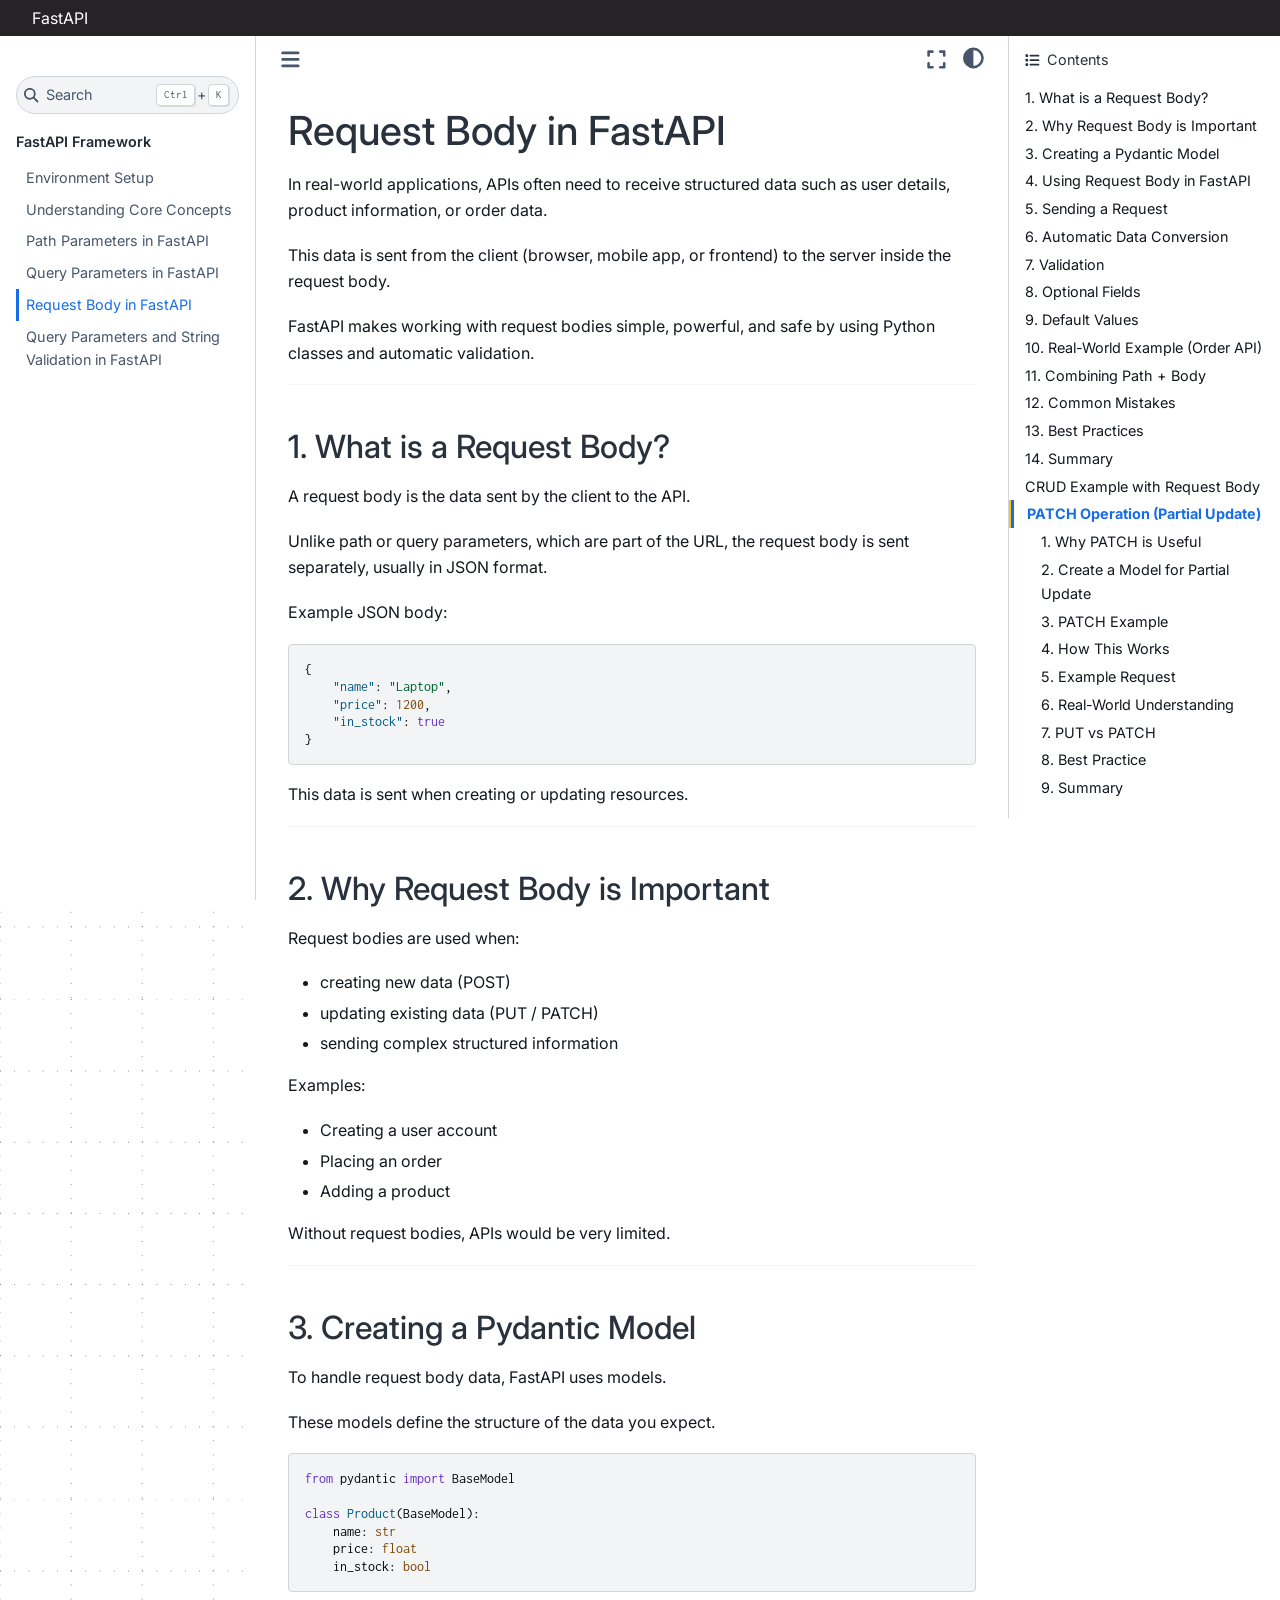
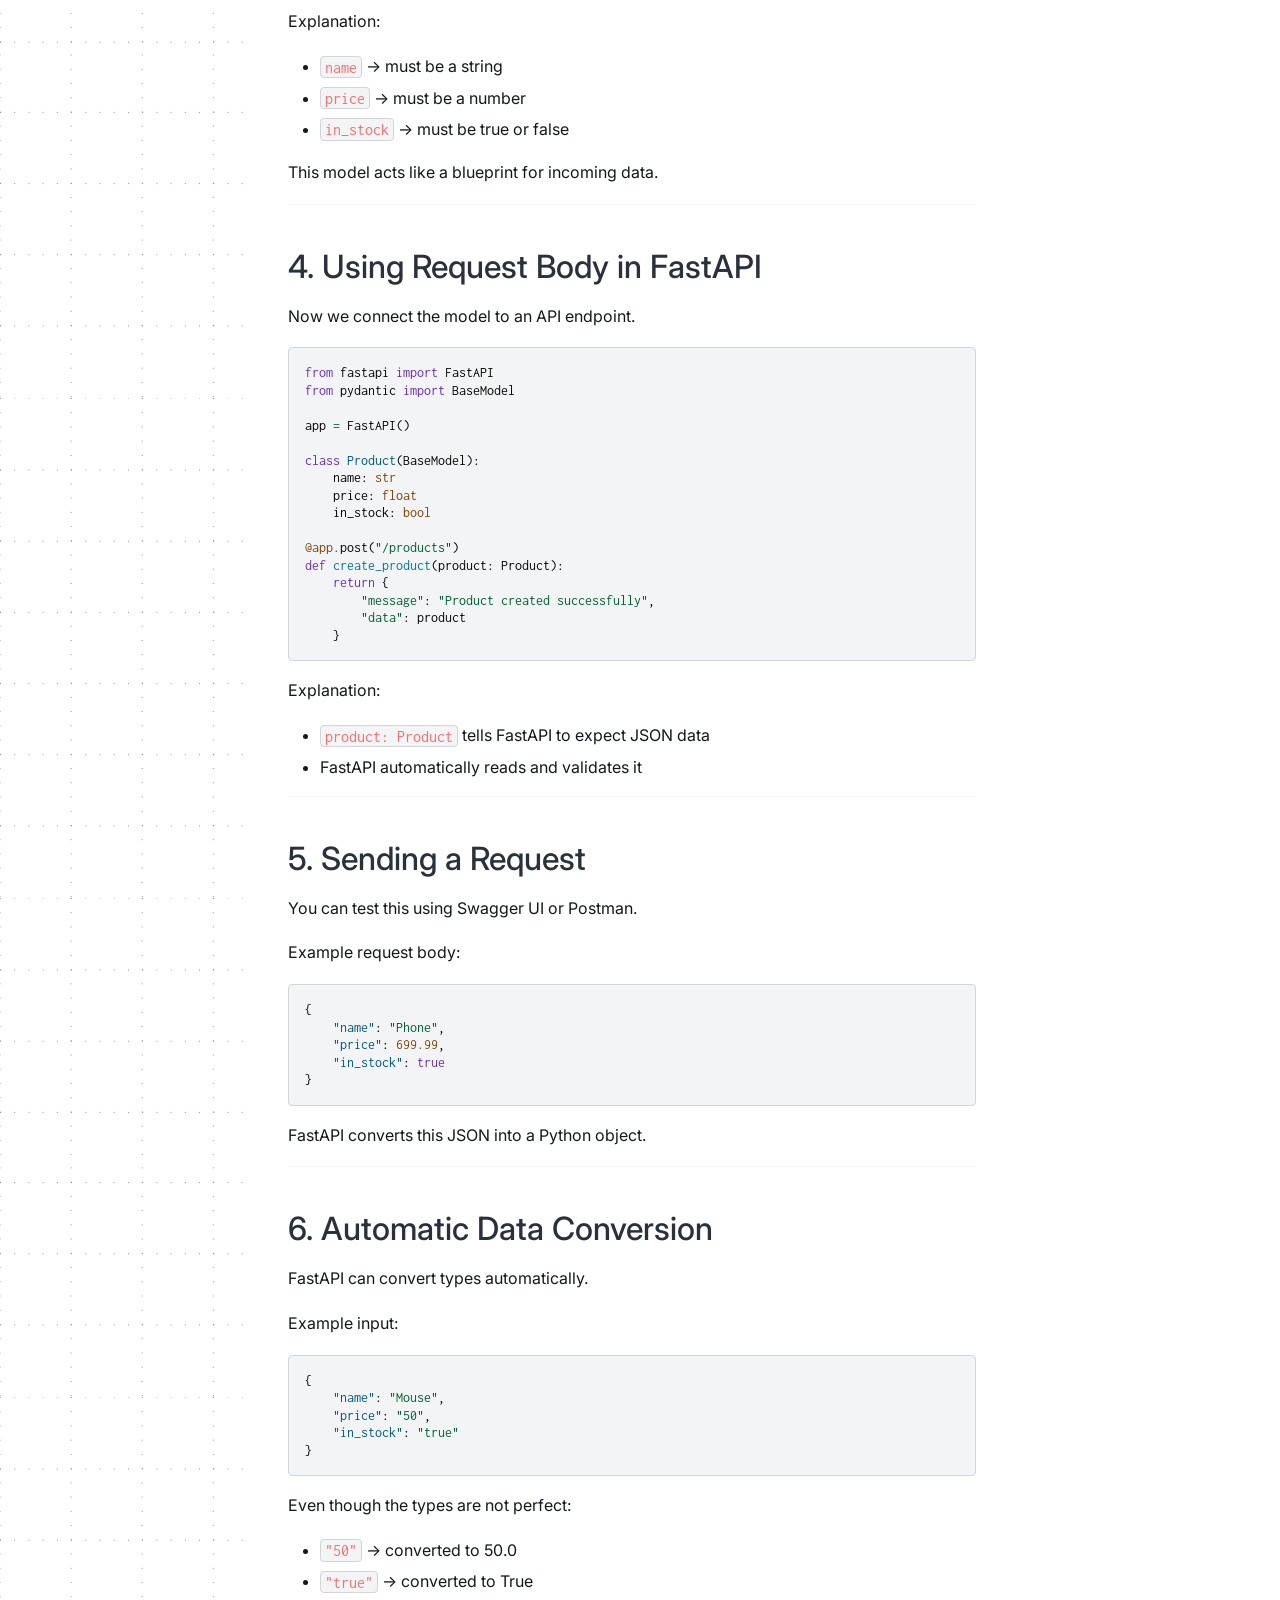
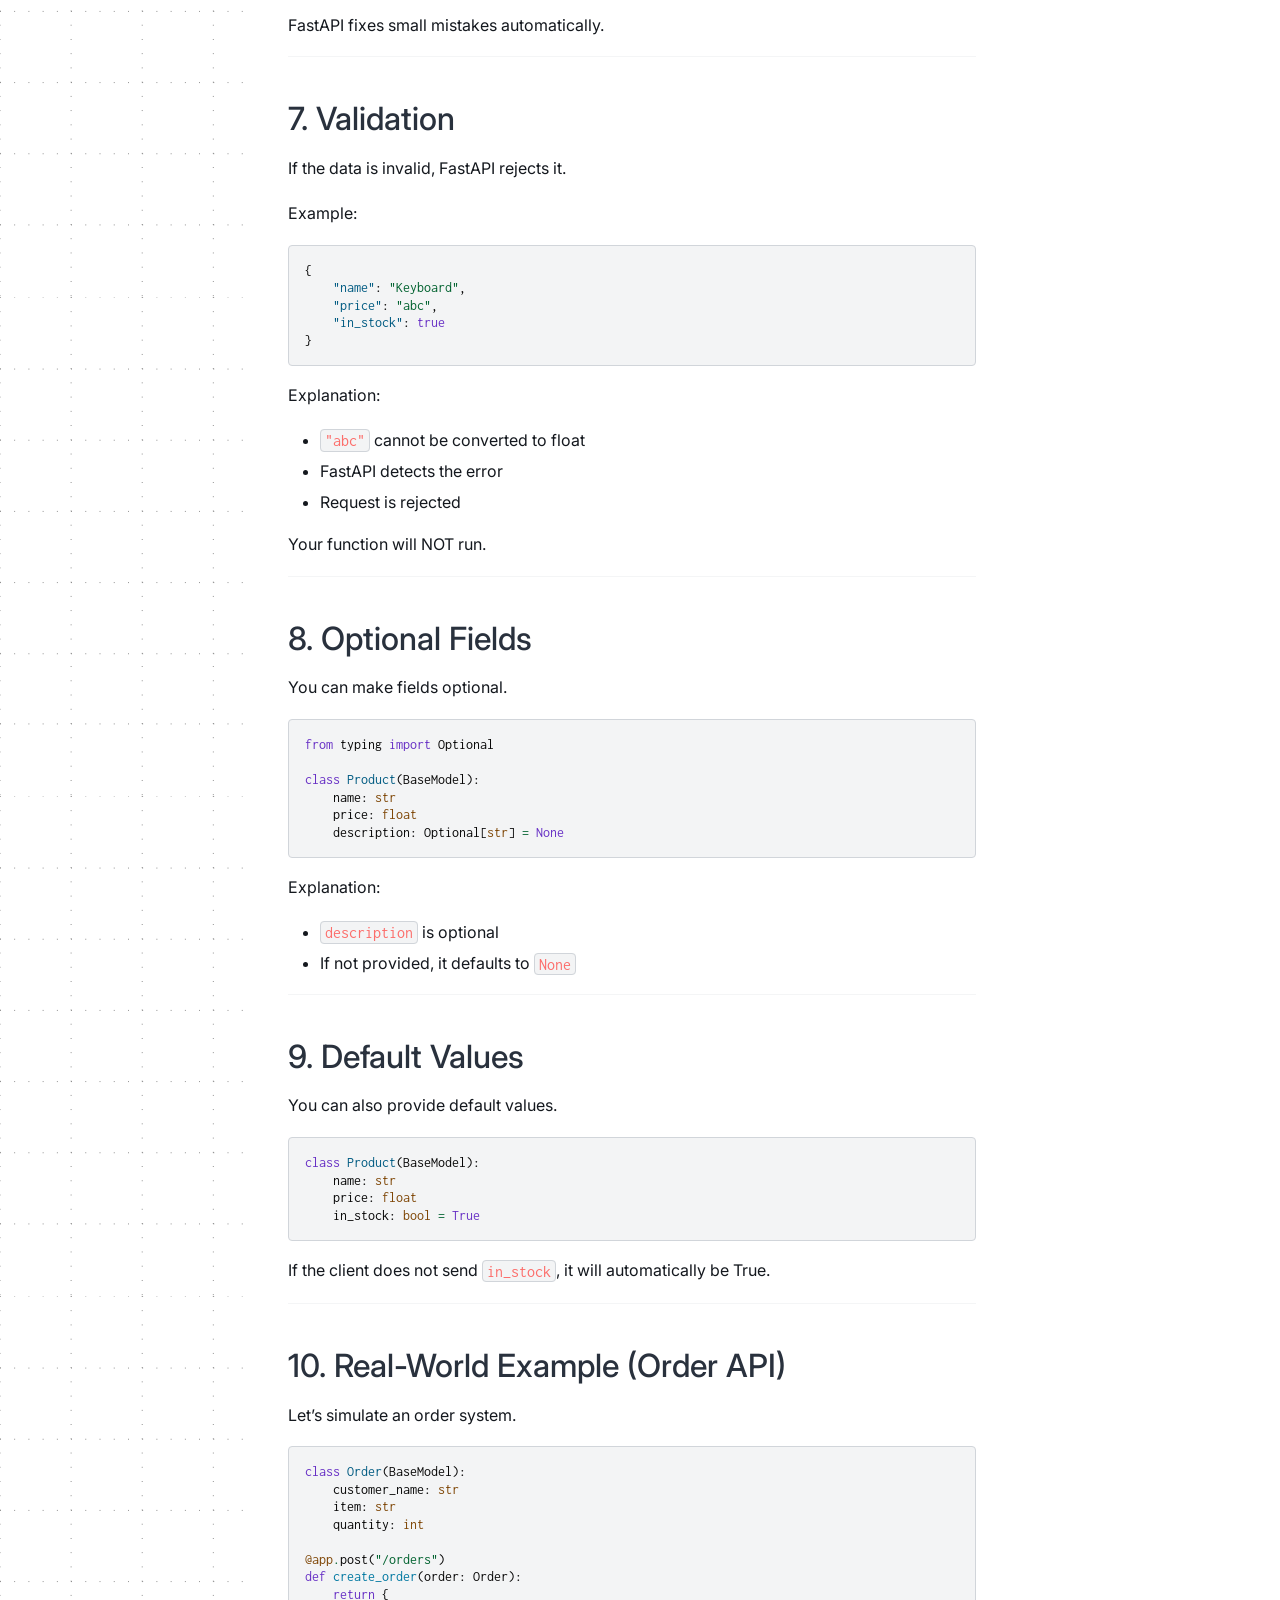
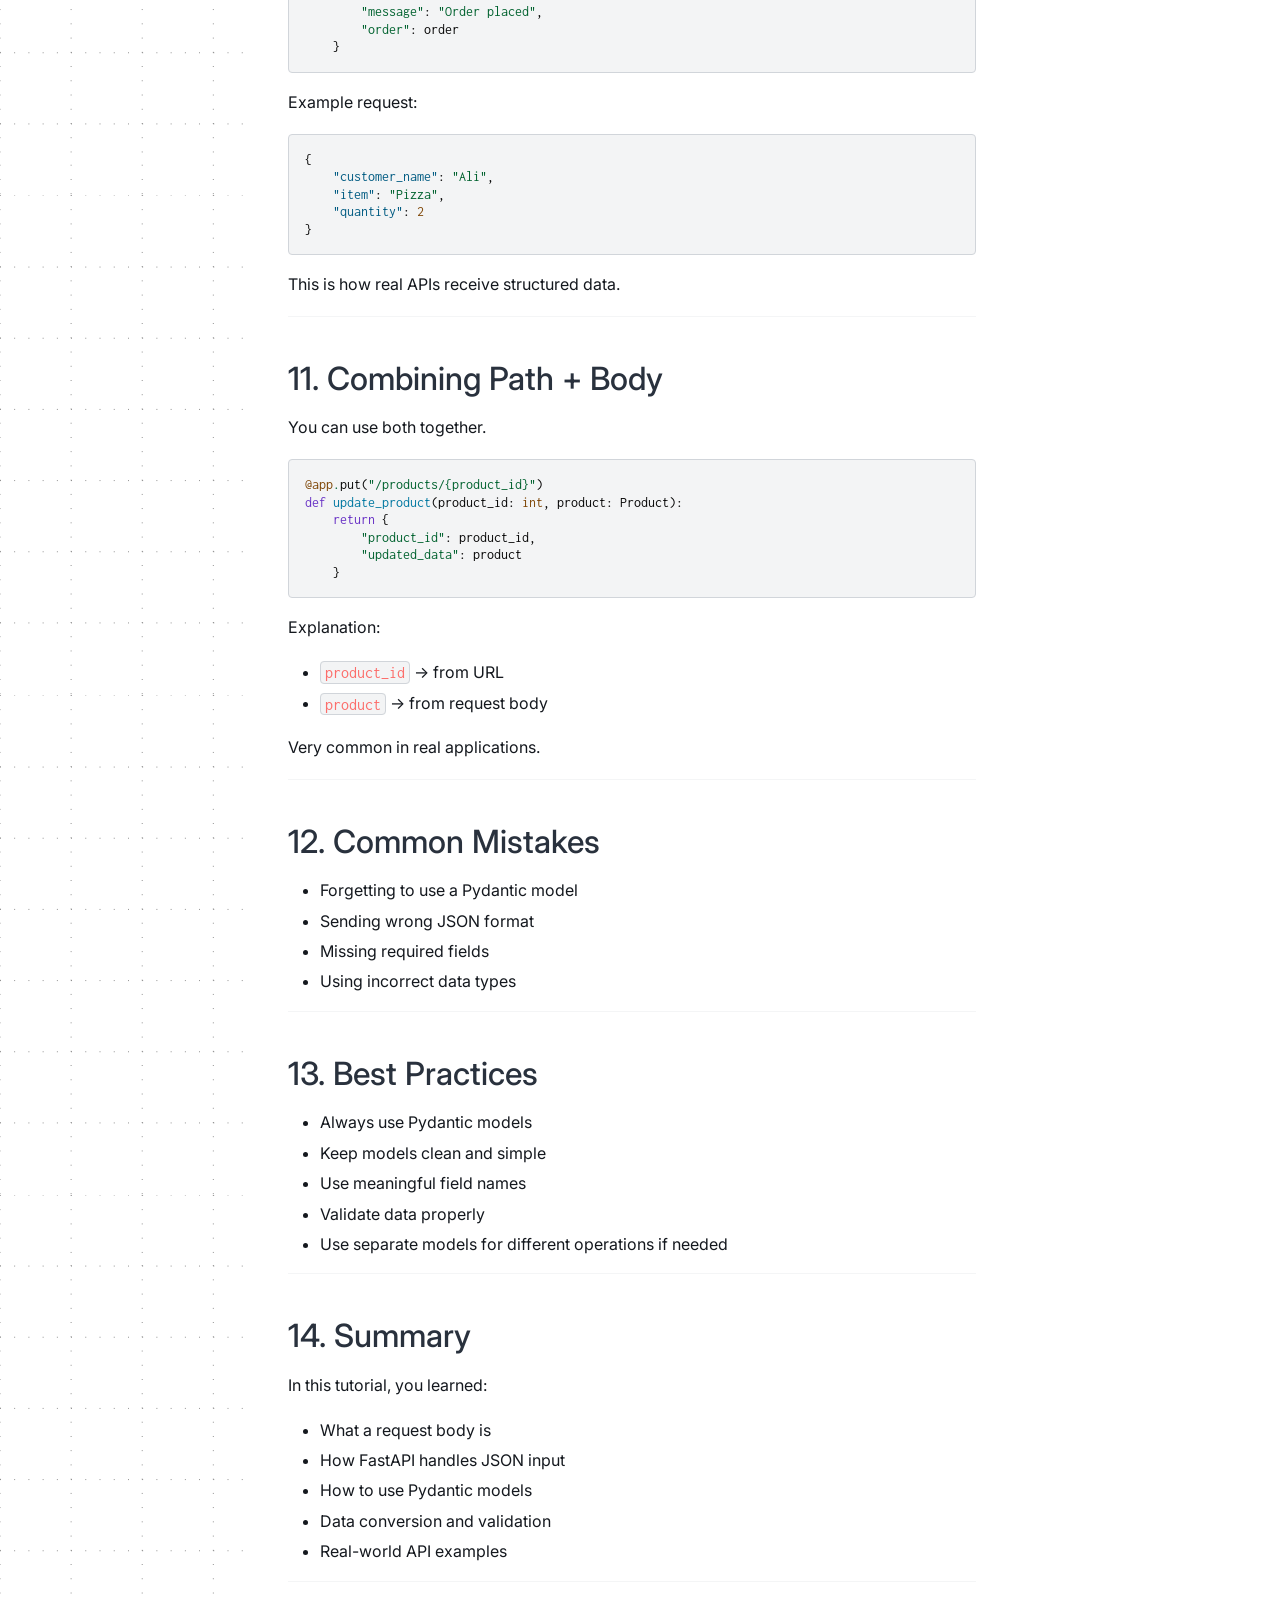
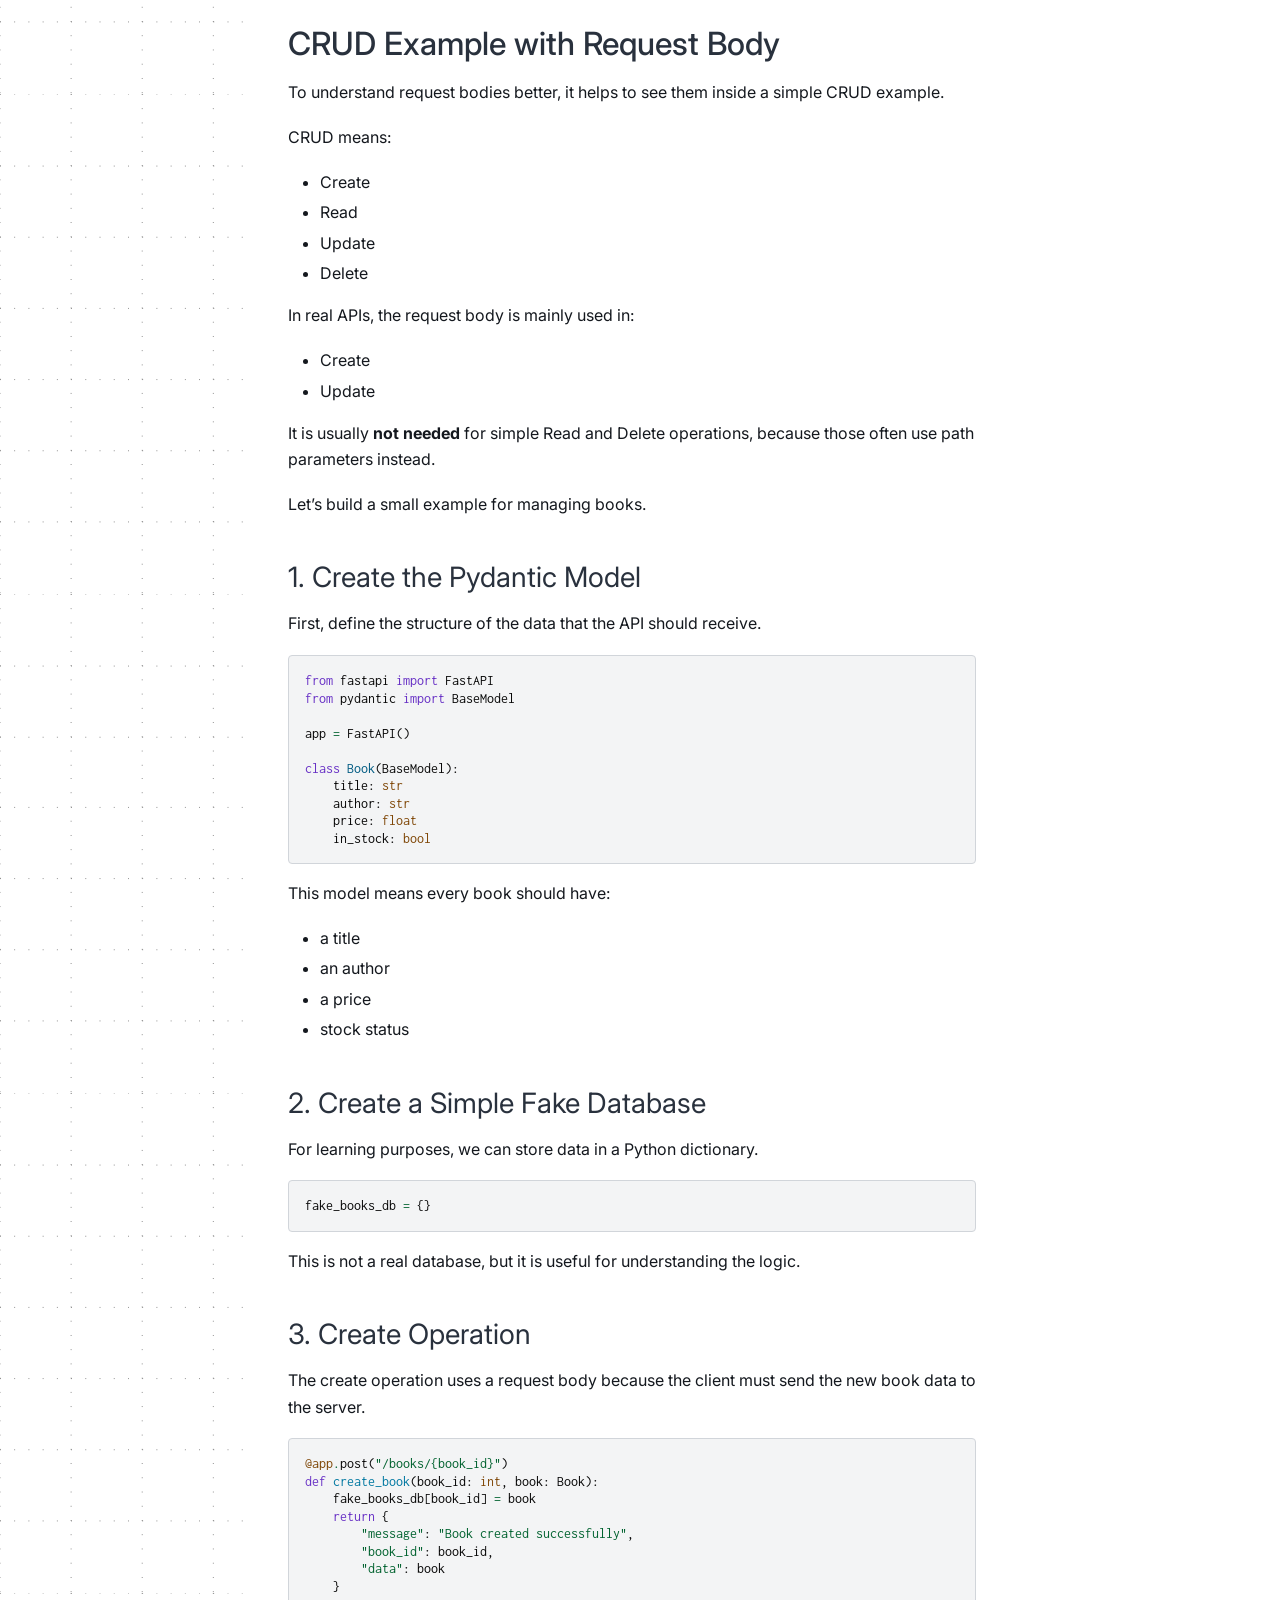
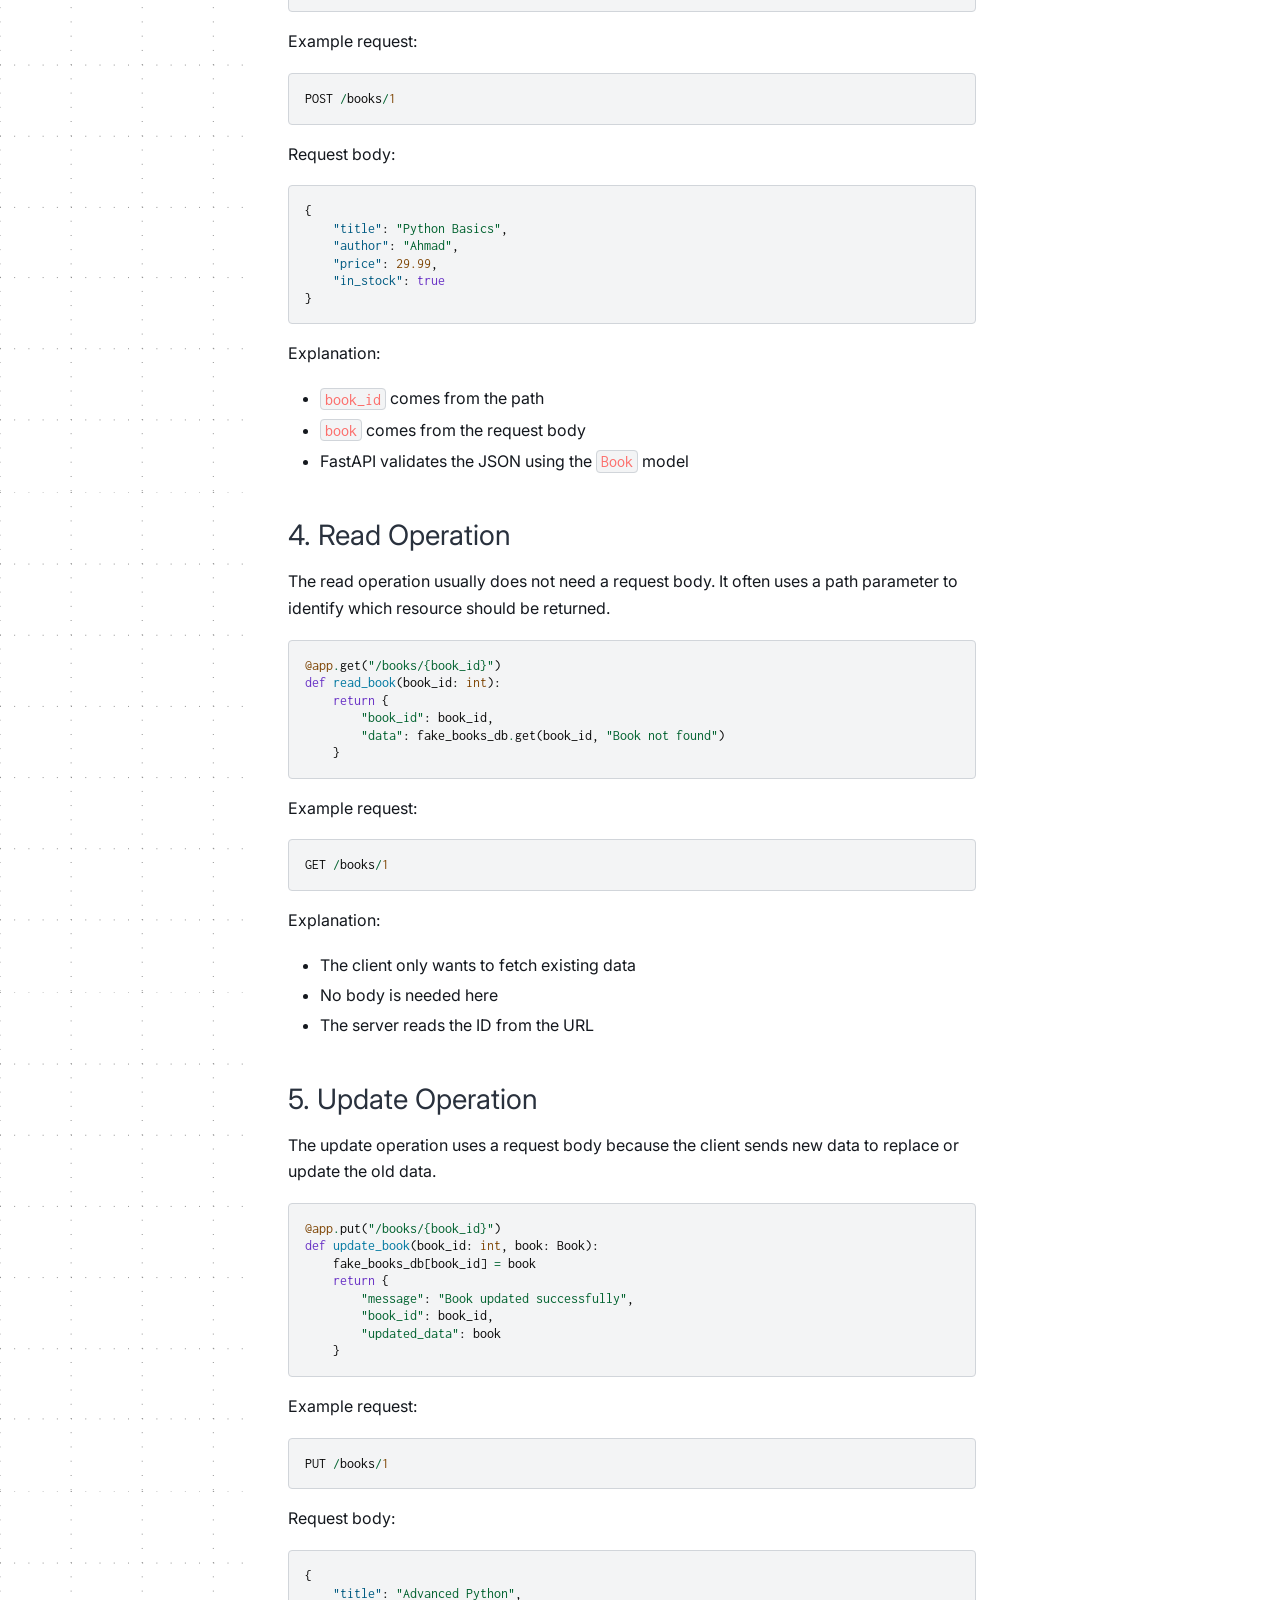
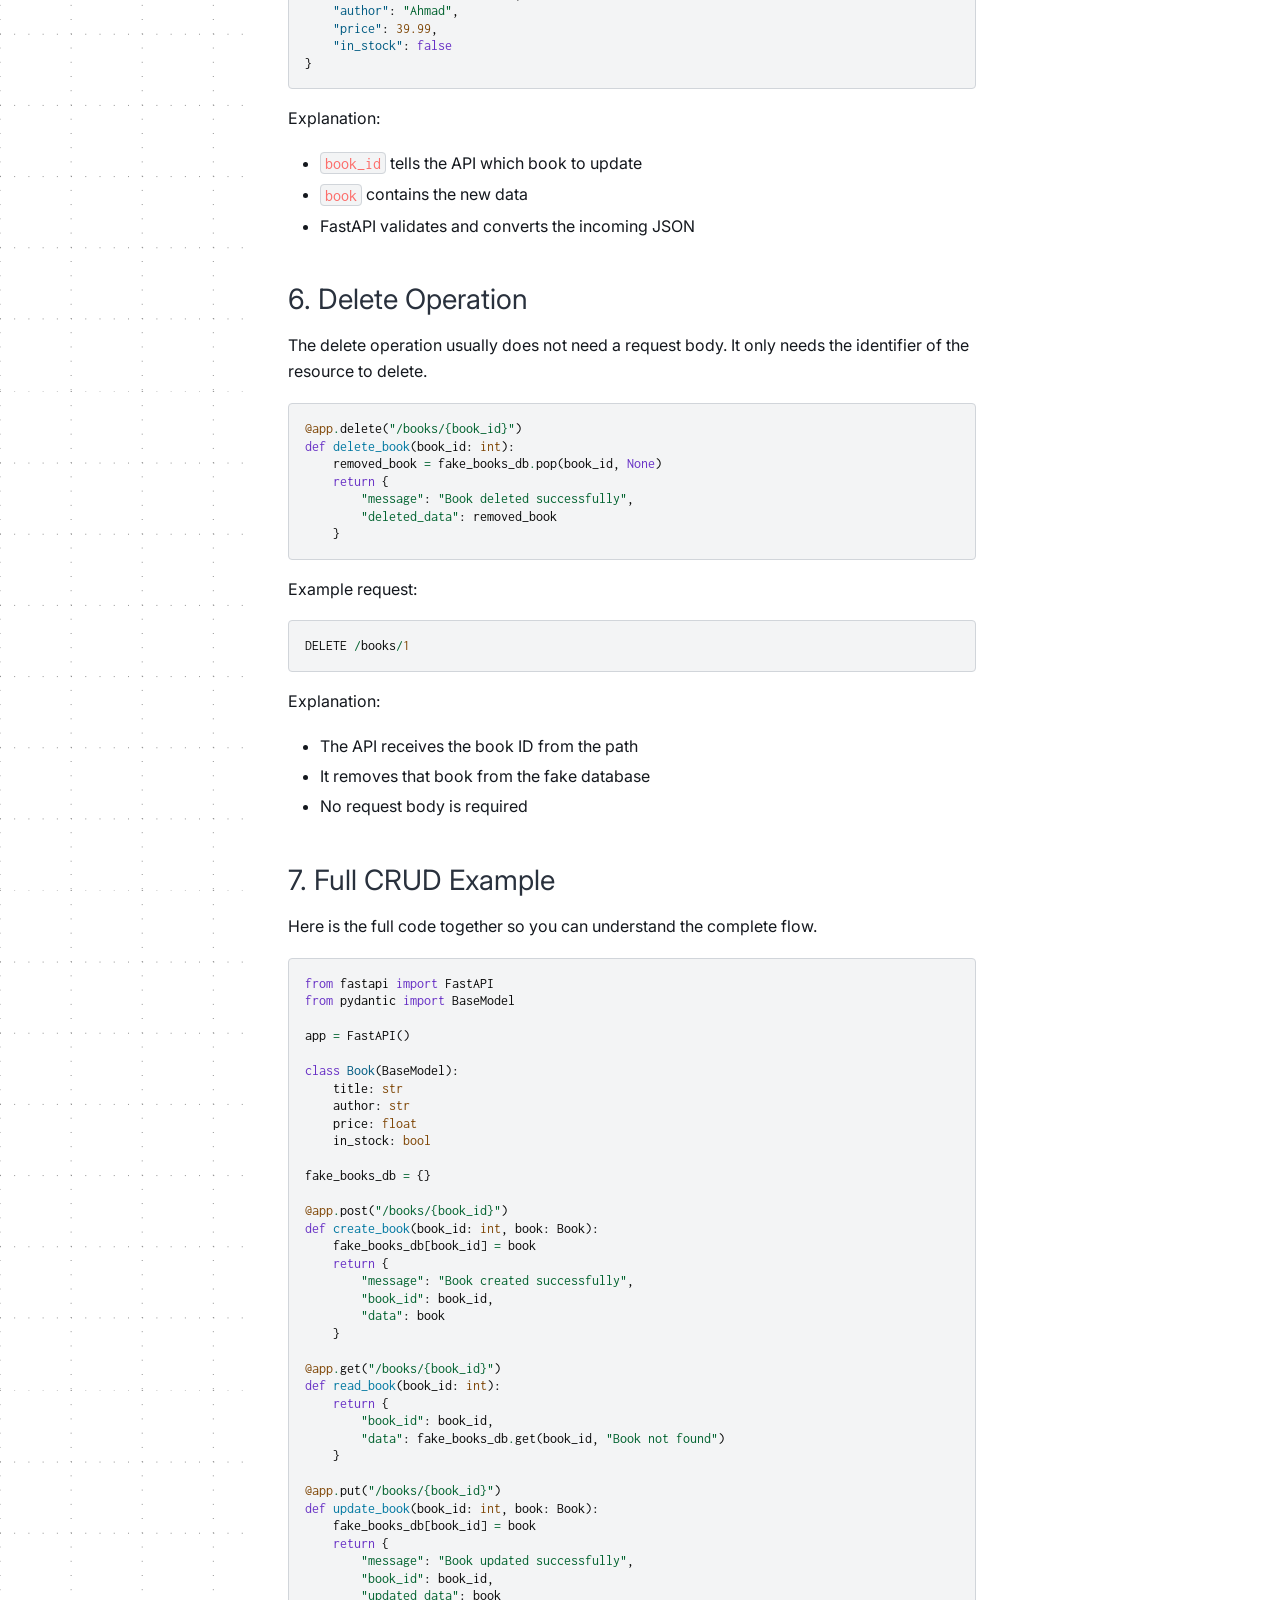
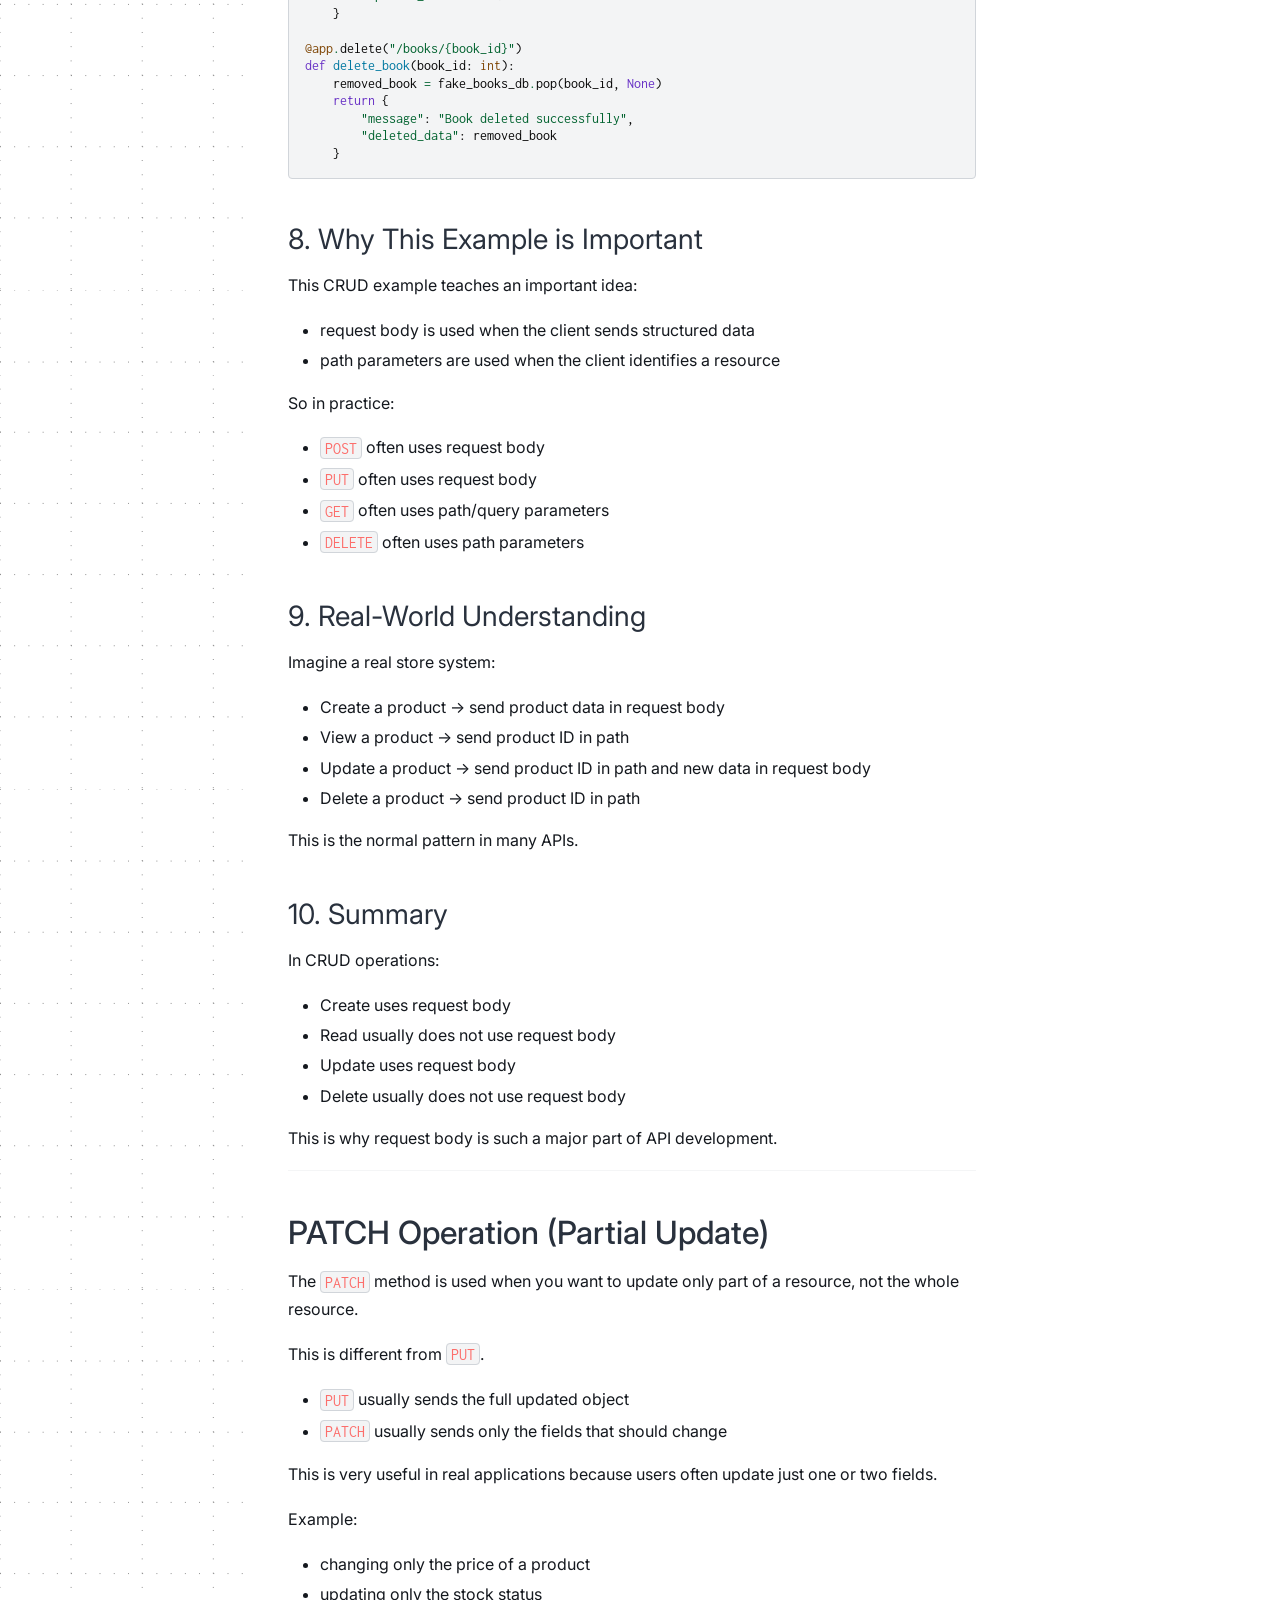
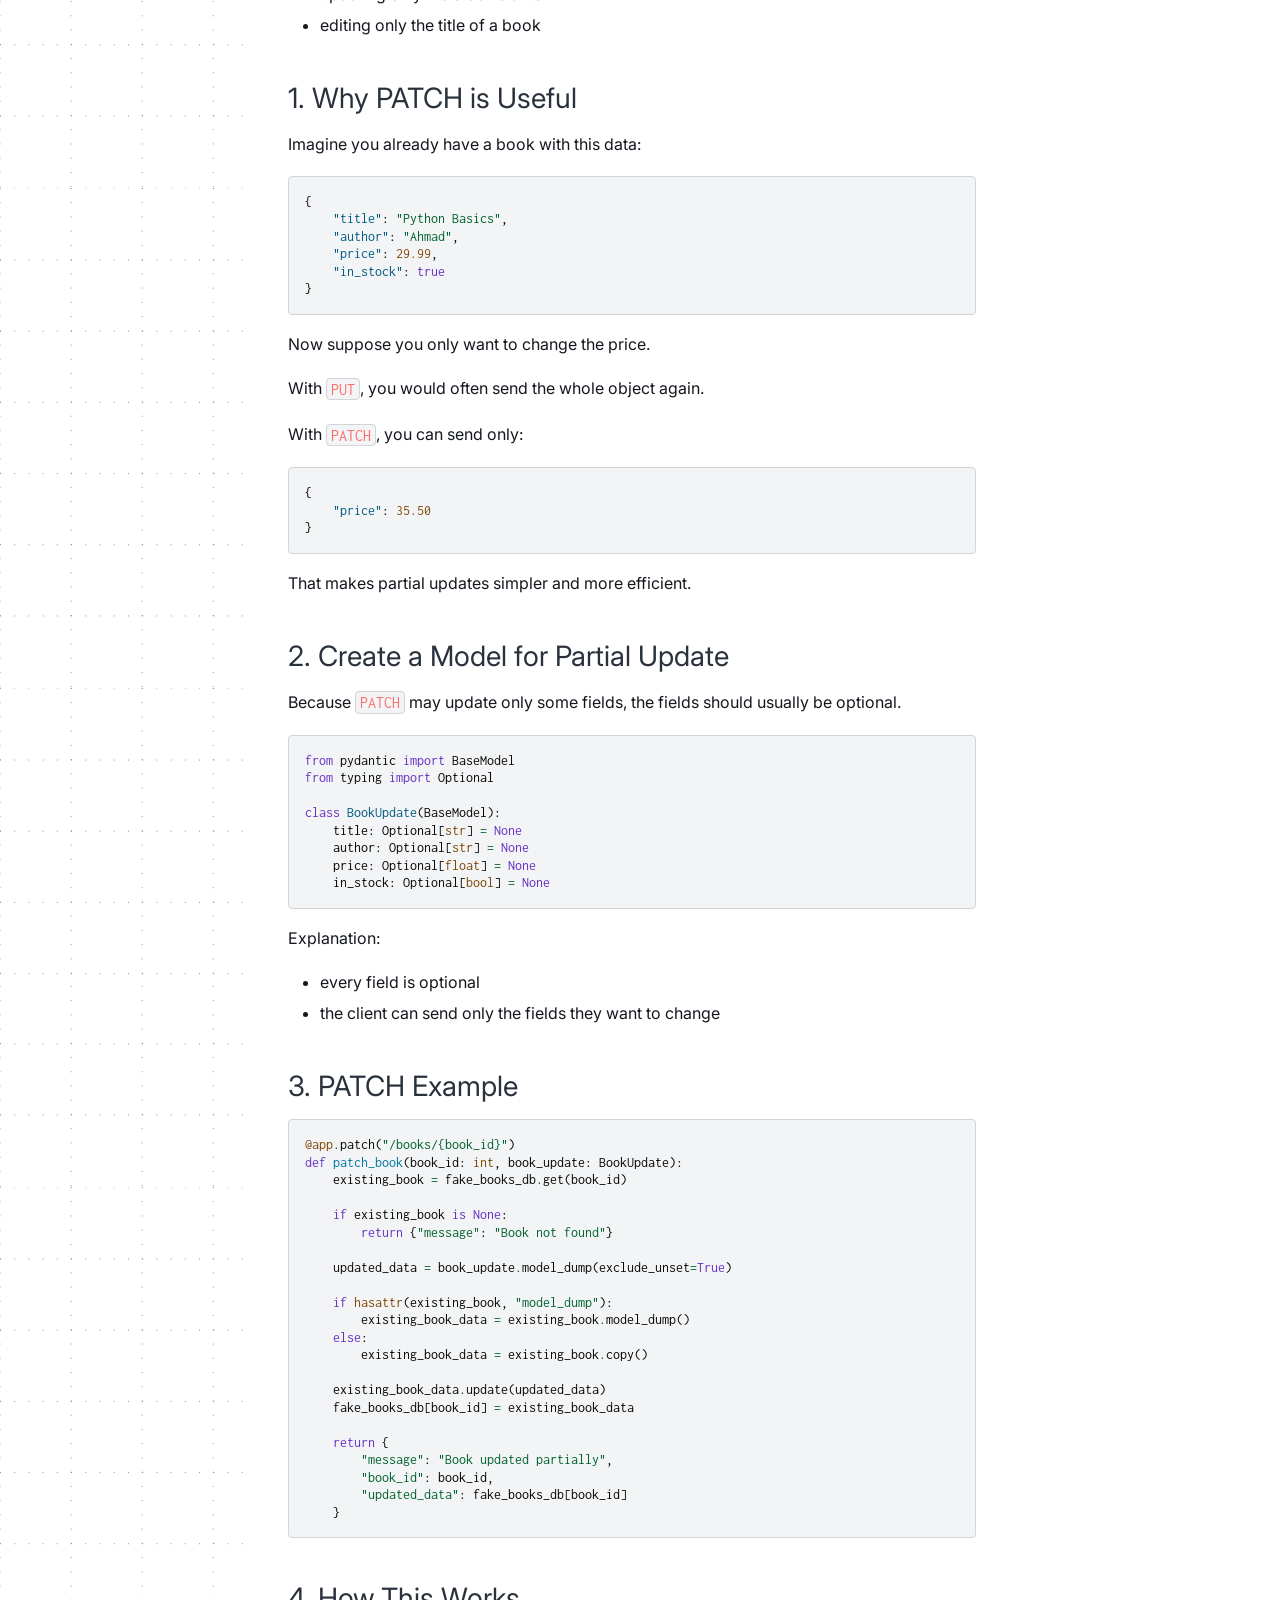
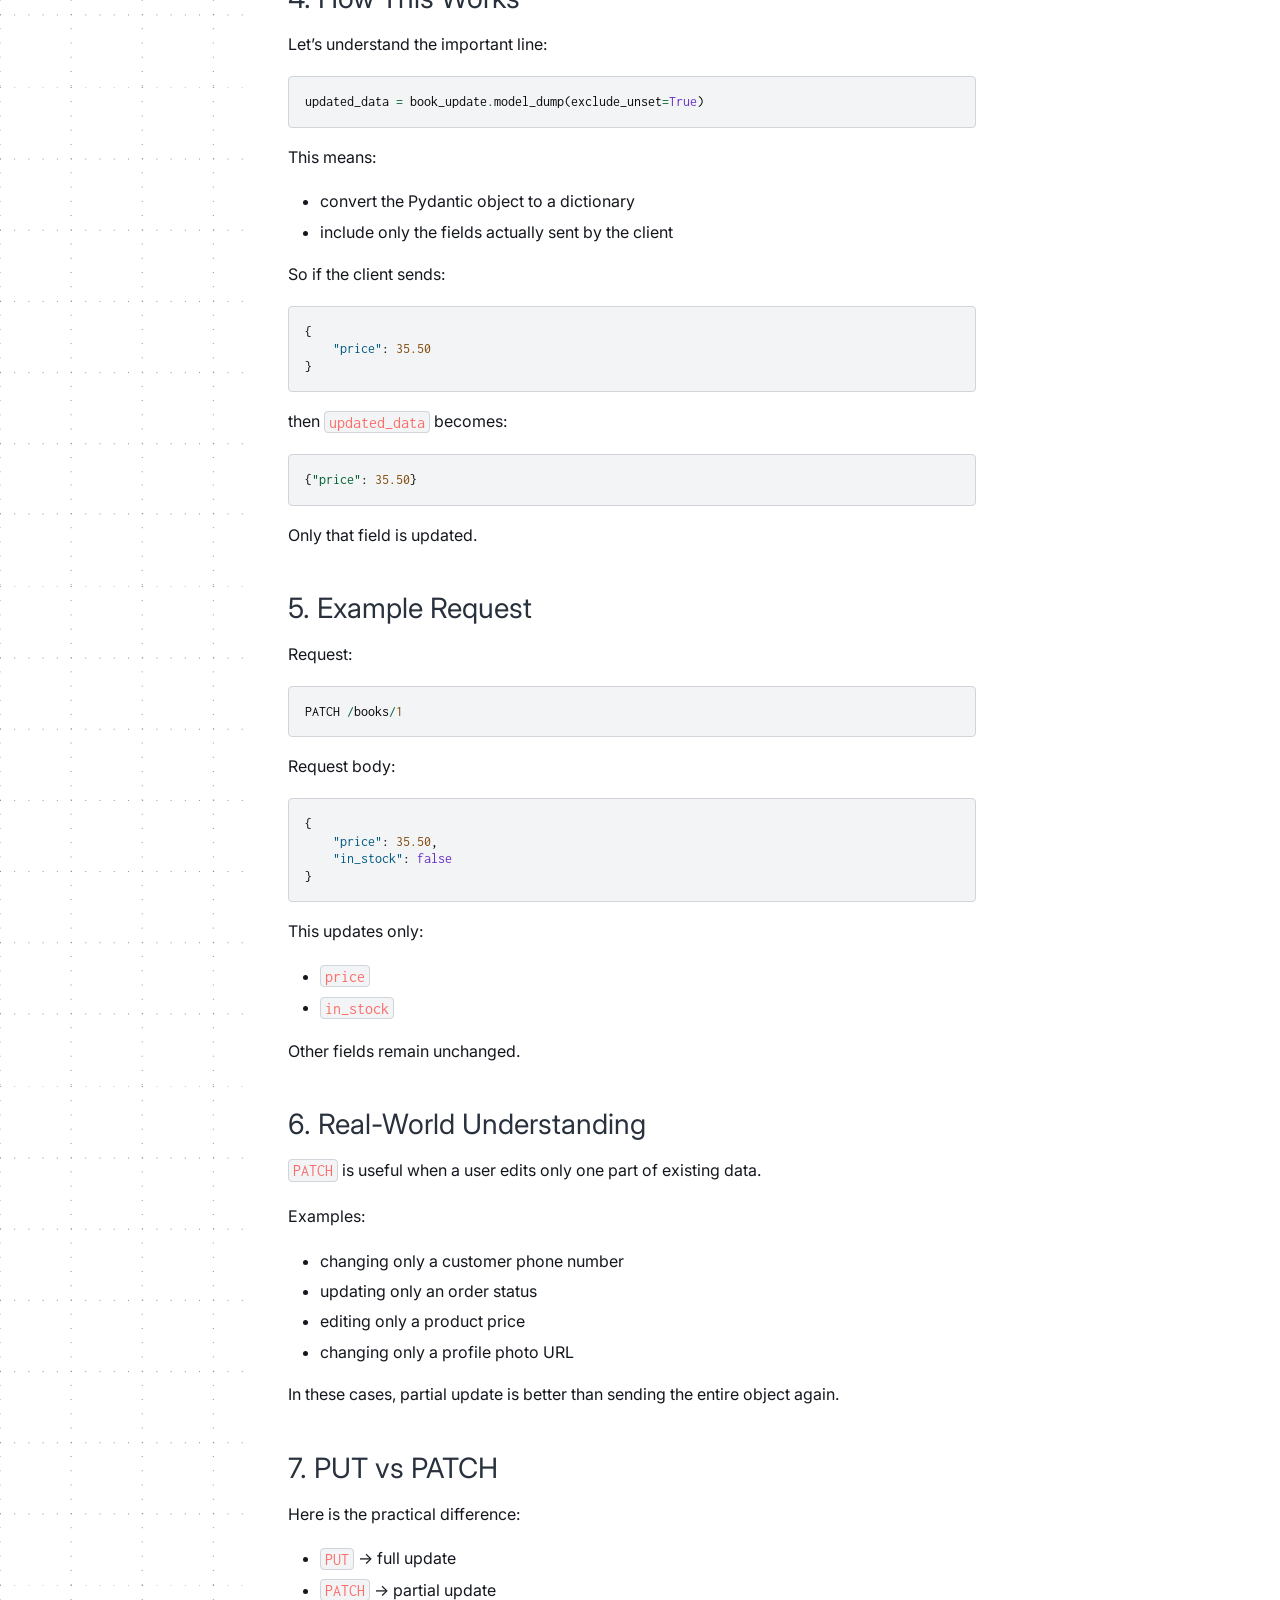
<file: fastapi/fastapi/request_body.html>
<!DOCTYPE html>


<html lang="en" data-content_root="../" >

  <head>
    <meta charset="utf-8" />
    <meta name="viewport" content="width=device-width, initial-scale=1.0" /><meta name="viewport" content="width=device-width, initial-scale=1" />
<meta content="Learn how to use request bodies in FastAPI with clear examples. Understand JSON input, Pydantic models, validation, and real-world API usage." name="description" />
<meta content="FastAPI request body, FastAPI POST example, Pydantic model FastAPI, JSON request FastAPI, FastAPI tutorial request body" name="keywords" />
<meta content="Sherullah Mohtat" name="author" />
<meta content="index, follow" name="robots" />

    <title>Request Body in FastAPI &#8212; FastAPI</title>
  
  
  
  <script data-cfasync="false">
    document.documentElement.dataset.mode = localStorage.getItem("mode") || "";
    document.documentElement.dataset.theme = localStorage.getItem("theme") || "";
  </script>
  
  <!-- Loaded before other Sphinx assets -->
  <link href="../_static/styles/theme.css?digest=dfe6caa3a7d634c4db9b" rel="stylesheet" />
<link href="../_static/styles/bootstrap.css?digest=dfe6caa3a7d634c4db9b" rel="stylesheet" />
<link href="../_static/styles/pydata-sphinx-theme.css?digest=dfe6caa3a7d634c4db9b" rel="stylesheet" />

  
  <link href="../_static/vendor/fontawesome/6.5.2/css/all.min.css?digest=dfe6caa3a7d634c4db9b" rel="stylesheet" />
  <link rel="preload" as="font" type="font/woff2" crossorigin href="../_static/vendor/fontawesome/6.5.2/webfonts/fa-solid-900.woff2" />
<link rel="preload" as="font" type="font/woff2" crossorigin href="../_static/vendor/fontawesome/6.5.2/webfonts/fa-brands-400.woff2" />
<link rel="preload" as="font" type="font/woff2" crossorigin href="../_static/vendor/fontawesome/6.5.2/webfonts/fa-regular-400.woff2" />

    <link rel="stylesheet" type="text/css" href="../_static/pygments.css?v=873836d9" />
    <link rel="stylesheet" type="text/css" href="../_static/css/style.css?v=d6ed2d86" />
    <link rel="stylesheet" type="text/css" href="../_static/copybutton.css?v=76b2166b" />
    <link rel="stylesheet" type="text/css" href="../_static/sphinx-design.min.css?v=95c83b7e" />
    <link rel="stylesheet" type="text/css" href="../_static/css/custom.css?v=67d5fe8a" />
    <link rel="stylesheet" type="text/css" href="../_static/css/ad_style.css?v=34d129f9" />
    <link rel="stylesheet" type="text/css" href="../_static/css/navbar-scroll.css?v=4d5946c0" />
  
  <!-- Pre-loaded scripts that we'll load fully later -->
  <link rel="preload" as="script" href="../_static/scripts/bootstrap.js?digest=dfe6caa3a7d634c4db9b" />
<link rel="preload" as="script" href="../_static/scripts/pydata-sphinx-theme.js?digest=dfe6caa3a7d634c4db9b" />
  <script src="../_static/vendor/fontawesome/6.5.2/js/all.min.js?digest=dfe6caa3a7d634c4db9b"></script>

    <script src="../_static/documentation_options.js?v=f9c1cefe"></script>
    <script src="../_static/doctools.js?v=9a2dae69"></script>
    <script src="../_static/sphinx_highlight.js?v=dc90522c"></script>
    <script src="../_static/clipboard.min.js?v=a7894cd8"></script>
    <script src="../_static/copybutton.js?v=f281be69"></script>
    <script src="../_static/scripts/sphinx-book-theme.js?v=887ef09a"></script>
    <script src="../_static/design-tabs.js?v=f930bc37"></script>
    <script>DOCUMENTATION_OPTIONS.pagename = 'fastapi/request_body';</script>
    <script src="../_static/js/custom.js?v=6f0278c6"></script>
    <script src="../_static/js/navbar-scroll.js?v=cb524ae2"></script>
    <link rel="icon" href="../_static/sherullah.png"/>
    <link rel="index" title="Index" href="../genindex.html" />
    <link rel="search" title="Search" href="../search.html" />
    <link rel="next" title="Query Parameters and String Validation in FastAPI" href="query_parameters_and_string_validation.html" />
    <link rel="prev" title="Query Parameters in FastAPI" href="query_parameters.html" />
  <meta name="viewport" content="width=device-width, initial-scale=1"/>
  <meta name="docsearch:language" content="en"/>
  </head>
  
  
  <body data-bs-spy="scroll" data-bs-target=".bd-toc-nav" data-offset="180" data-bs-root-margin="0px 0px -60%" data-default-mode="">

  
  
  <div id="pst-skip-link" class="skip-link d-print-none"><a href="#main-content">Skip to main content</a></div>
<!-- Google Tag Manager (noscript) -->
<noscript
  ><iframe
    src="https://www.googletagmanager.com/ns.html?id=GTM-P4GQM59"
    height="0"
    width="0"
    style="display: none; visibility: hidden"
  ></iframe
></noscript>
<!-- End Google Tag Manager (noscript) -->

<nav class="dask-nav container-fluid">
  <ul>
    <li class="logo">
      <a href="https://docs.dask.org/">
        <img
          class="caption"
          src="../_static/images/dask-horizontal-white.svg"
        />
      </a>
    </li>

    <li>
      <a href="https://docs.dask.org/">Dask</a>
    </li>

    <li>
      <a href="https://distributed.dask.org/">Distributed</a>
    </li>

    <li>
      <a href="https://ml.dask.org/">Dask ML</a>
    </li>

    <li>
      <a href="https://examples.dask.org/">Examples</a>
    </li>

    <li>
      <a href="https://docs.dask.org/en/latest/ecosystem.html">Ecosystem</a>
    </li>

    <li>
      <a href="https://docs.dask.org/en/latest/support.html">Community</a>
    </li>
  </ul>
</nav>


  
  <div id="pst-scroll-pixel-helper"></div>
  
  <button type="button" class="btn rounded-pill" id="pst-back-to-top">
    <i class="fa-solid fa-arrow-up"></i>Back to top</button>

  
  <input type="checkbox"
          class="sidebar-toggle"
          id="pst-primary-sidebar-checkbox"/>
  <label class="overlay overlay-primary" for="pst-primary-sidebar-checkbox"></label>
  
  <input type="checkbox"
          class="sidebar-toggle"
          id="pst-secondary-sidebar-checkbox"/>
  <label class="overlay overlay-secondary" for="pst-secondary-sidebar-checkbox"></label>
  
  <div class="search-button__wrapper">
    <div class="search-button__overlay"></div>
    <div class="search-button__search-container">
<form class="bd-search d-flex align-items-center"
      action="../search.html"
      method="get">
  <i class="fa-solid fa-magnifying-glass"></i>
  <input type="search"
         class="form-control"
         name="q"
         id="search-input"
         placeholder="Search..."
         aria-label="Search..."
         autocomplete="off"
         autocorrect="off"
         autocapitalize="off"
         spellcheck="false"/>
  <span class="search-button__kbd-shortcut"><kbd class="kbd-shortcut__modifier">Ctrl</kbd>+<kbd>K</kbd></span>
</form></div>
  </div>

  <div class="pst-async-banner-revealer d-none">
  <aside id="bd-header-version-warning" class="d-none d-print-none" aria-label="Version warning"></aside>
</div>

  
<nav class="dask-nav container-fluid navbar-scroll-wrap">

    <!-- Left arrow -->
  <button class="scroll-btn scroll-left" id="navLeft" aria-label="Scroll left">
    &#10094;
  </button>

  <ul class="nav-scroll" id="nav-scroll">

    <!-- Home = external site
    <li>
      <a href="" target="_blank" rel="noopener" class="nav-icon">
        <img src="../_static/images/logo/home48.png" alt="Home" />
      </a>
    </li>
 -->
    <!-- pathto inside repository project-->
    <li class="">
      <a href="../index.html">FastAPI</a>
    </li>
  </ul>


  <!-- Right arrow -->
  <button class="scroll-btn scroll-right" id="navRight" aria-label="Scroll right">
    &#10095;
  </button>
</nav>


  <div class="bd-container">
    <div class="bd-container__inner bd-page-width">
      
      
      
      <div class="bd-sidebar-primary bd-sidebar">
        

  
  <div class="sidebar-header-items sidebar-primary__section">
    
    
    
    
  </div>
  
    <div class="sidebar-primary-items__start sidebar-primary__section">
        <div class="sidebar-primary-item">

  

<a class="navbar-brand logo" href="_static/images/dask-horizontal-white.svg">
  
  
  
  
  
  
    <p class="title logo__title">FastAPI</p>
  
</a></div>
        <div class="sidebar-primary-item">

 <script>
 document.write(`
   <button class="btn search-button-field search-button__button" title="Search" aria-label="Search" data-bs-placement="bottom" data-bs-toggle="tooltip">
    <i class="fa-solid fa-magnifying-glass"></i>
    <span class="search-button__default-text">Search</span>
    <span class="search-button__kbd-shortcut"><kbd class="kbd-shortcut__modifier">Ctrl</kbd>+<kbd class="kbd-shortcut__modifier">K</kbd></span>
   </button>
 `);
 </script></div>
        <div class="sidebar-primary-item"><nav class="bd-links bd-docs-nav" aria-label="Main">
    <div class="bd-toc-item navbar-nav active">
        <p aria-level="2" class="caption" role="heading"><span class="caption-text">FastAPI Framework</span></p>
<ul class="current nav bd-sidenav">
<li class="toctree-l1"><a class="reference internal" href="environment_setup.html">Environment Setup</a></li>
<li class="toctree-l1"><a class="reference internal" href="understanding_core_concepts.html">Understanding Core Concepts</a></li>
<li class="toctree-l1"><a class="reference internal" href="path_parameters.html">Path Parameters in FastAPI</a></li>
<li class="toctree-l1"><a class="reference internal" href="query_parameters.html">Query Parameters in FastAPI</a></li>
<li class="toctree-l1 current active"><a class="current reference internal" href="#">Request Body in FastAPI</a></li>
<li class="toctree-l1"><a class="reference internal" href="query_parameters_and_string_validation.html">Query Parameters and String Validation in FastAPI</a></li>
</ul>

    </div>
</nav></div>
    </div>
  
  
  <div class="sidebar-primary-items__end sidebar-primary__section">
  </div>
  
  <div id="rtd-footer-container"></div>


      </div>
      
      <main id="main-content" class="bd-main" role="main">
        
        

<div class="sbt-scroll-pixel-helper"></div>

          <div class="bd-content">
            <div class="bd-article-container">
              
              <div class="bd-header-article d-print-none">
<div class="header-article-items header-article__inner">
  
    <div class="header-article-items__start">
      
        <div class="header-article-item"><button class="sidebar-toggle primary-toggle btn btn-sm" title="Toggle primary sidebar" data-bs-placement="bottom" data-bs-toggle="tooltip">
  <span class="fa-solid fa-bars"></span>
</button></div>
      
    </div>
  
  
    <div class="header-article-items__end">
      
        <div class="header-article-item">

<div class="article-header-buttons">



<button onclick="toggleFullScreen()"
  class="btn btn-sm btn-fullscreen-button"
  title="Fullscreen mode"
  data-bs-placement="bottom" data-bs-toggle="tooltip"
>
  

<span class="btn__icon-container">
  <i class="fas fa-expand"></i>
  </span>

</button>



<script>
document.write(`
  <button class="btn btn-sm nav-link pst-navbar-icon theme-switch-button" title="light/dark" aria-label="light/dark" data-bs-placement="bottom" data-bs-toggle="tooltip">
    <i class="theme-switch fa-solid fa-sun fa-lg" data-mode="light"></i>
    <i class="theme-switch fa-solid fa-moon fa-lg" data-mode="dark"></i>
    <i class="theme-switch fa-solid fa-circle-half-stroke fa-lg" data-mode="auto"></i>
  </button>
`);
</script>


<script>
document.write(`
  <button class="btn btn-sm pst-navbar-icon search-button search-button__button" title="Search" aria-label="Search" data-bs-placement="bottom" data-bs-toggle="tooltip">
    <i class="fa-solid fa-magnifying-glass fa-lg"></i>
  </button>
`);
</script>
<button class="sidebar-toggle secondary-toggle btn btn-sm" title="Toggle secondary sidebar" data-bs-placement="bottom" data-bs-toggle="tooltip">
    <span class="fa-solid fa-list"></span>
</button>
</div></div>
      
    </div>
  
</div>
</div>
              
              

<div id="jb-print-docs-body" class="onlyprint">
    <h1>Request Body in FastAPI</h1>
    <!-- Table of contents -->
    <div id="print-main-content">
        <div id="jb-print-toc">
            
            <div>
                <h2> Contents </h2>
            </div>
            <nav aria-label="Page">
                <ul class="visible nav section-nav flex-column">
<li class="toc-h2 nav-item toc-entry"><a class="reference internal nav-link" href="#what-is-a-request-body">1. What is a Request Body?</a></li>
<li class="toc-h2 nav-item toc-entry"><a class="reference internal nav-link" href="#why-request-body-is-important">2. Why Request Body is Important</a></li>
<li class="toc-h2 nav-item toc-entry"><a class="reference internal nav-link" href="#creating-a-pydantic-model">3. Creating a Pydantic Model</a></li>
<li class="toc-h2 nav-item toc-entry"><a class="reference internal nav-link" href="#using-request-body-in-fastapi">4. Using Request Body in FastAPI</a></li>
<li class="toc-h2 nav-item toc-entry"><a class="reference internal nav-link" href="#sending-a-request">5. Sending a Request</a></li>
<li class="toc-h2 nav-item toc-entry"><a class="reference internal nav-link" href="#automatic-data-conversion">6. Automatic Data Conversion</a></li>
<li class="toc-h2 nav-item toc-entry"><a class="reference internal nav-link" href="#validation">7. Validation</a></li>
<li class="toc-h2 nav-item toc-entry"><a class="reference internal nav-link" href="#optional-fields">8. Optional Fields</a></li>
<li class="toc-h2 nav-item toc-entry"><a class="reference internal nav-link" href="#default-values">9. Default Values</a></li>
<li class="toc-h2 nav-item toc-entry"><a class="reference internal nav-link" href="#real-world-example-order-api">10. Real-World Example (Order API)</a></li>
<li class="toc-h2 nav-item toc-entry"><a class="reference internal nav-link" href="#combining-path-body">11. Combining Path + Body</a></li>
<li class="toc-h2 nav-item toc-entry"><a class="reference internal nav-link" href="#common-mistakes">12. Common Mistakes</a></li>
<li class="toc-h2 nav-item toc-entry"><a class="reference internal nav-link" href="#best-practices">13. Best Practices</a></li>
<li class="toc-h2 nav-item toc-entry"><a class="reference internal nav-link" href="#summary">14. Summary</a></li>
<li class="toc-h2 nav-item toc-entry"><a class="reference internal nav-link" href="#crud-example-with-request-body">CRUD Example with Request Body</a><ul class="nav section-nav flex-column">
<li class="toc-h3 nav-item toc-entry"><a class="reference internal nav-link" href="#create-the-pydantic-model">1. Create the Pydantic Model</a></li>
<li class="toc-h3 nav-item toc-entry"><a class="reference internal nav-link" href="#create-a-simple-fake-database">2. Create a Simple Fake Database</a></li>
<li class="toc-h3 nav-item toc-entry"><a class="reference internal nav-link" href="#create-operation">3. Create Operation</a></li>
<li class="toc-h3 nav-item toc-entry"><a class="reference internal nav-link" href="#read-operation">4. Read Operation</a></li>
<li class="toc-h3 nav-item toc-entry"><a class="reference internal nav-link" href="#update-operation">5. Update Operation</a></li>
<li class="toc-h3 nav-item toc-entry"><a class="reference internal nav-link" href="#delete-operation">6. Delete Operation</a></li>
<li class="toc-h3 nav-item toc-entry"><a class="reference internal nav-link" href="#full-crud-example">7. Full CRUD Example</a></li>
<li class="toc-h3 nav-item toc-entry"><a class="reference internal nav-link" href="#why-this-example-is-important">8. Why This Example is Important</a></li>
<li class="toc-h3 nav-item toc-entry"><a class="reference internal nav-link" href="#real-world-understanding">9. Real-World Understanding</a></li>
<li class="toc-h3 nav-item toc-entry"><a class="reference internal nav-link" href="#id1">10. Summary</a></li>
</ul>
</li>
<li class="toc-h2 nav-item toc-entry"><a class="reference internal nav-link" href="#patch-operation-partial-update">PATCH Operation (Partial Update)</a><ul class="nav section-nav flex-column">
<li class="toc-h3 nav-item toc-entry"><a class="reference internal nav-link" href="#why-patch-is-useful">1. Why PATCH is Useful</a></li>
<li class="toc-h3 nav-item toc-entry"><a class="reference internal nav-link" href="#create-a-model-for-partial-update">2. Create a Model for Partial Update</a></li>
<li class="toc-h3 nav-item toc-entry"><a class="reference internal nav-link" href="#patch-example">3. PATCH Example</a></li>
<li class="toc-h3 nav-item toc-entry"><a class="reference internal nav-link" href="#how-this-works">4. How This Works</a></li>
<li class="toc-h3 nav-item toc-entry"><a class="reference internal nav-link" href="#example-request">5. Example Request</a></li>
<li class="toc-h3 nav-item toc-entry"><a class="reference internal nav-link" href="#id2">6. Real-World Understanding</a></li>
<li class="toc-h3 nav-item toc-entry"><a class="reference internal nav-link" href="#put-vs-patch">7. PUT vs PATCH</a></li>
<li class="toc-h3 nav-item toc-entry"><a class="reference internal nav-link" href="#best-practice">8. Best Practice</a></li>
<li class="toc-h3 nav-item toc-entry"><a class="reference internal nav-link" href="#id3">9. Summary</a></li>
</ul>
</li>
</ul>
            </nav>
        </div>
    </div>
</div>

              
                
<div id="searchbox"></div>
                <article class="bd-article">
                  
  <section id="request-body-in-fastapi">
<h1>Request Body in FastAPI<a class="headerlink" href="#request-body-in-fastapi" title="Link to this heading">#</a></h1>
<p>In real-world applications, APIs often need to receive structured data such as user details, product information, or order data.</p>
<p>This data is sent from the client (browser, mobile app, or frontend) to the server inside the request body.</p>
<p>FastAPI makes working with request bodies simple, powerful, and safe by using Python classes and automatic validation.</p>
<hr class="docutils" />
<section id="what-is-a-request-body">
<h2>1. What is a Request Body?<a class="headerlink" href="#what-is-a-request-body" title="Link to this heading">#</a></h2>
<p>A request body is the data sent by the client to the API.</p>
<p>Unlike path or query parameters, which are part of the URL, the request body is sent separately, usually in JSON format.</p>
<p>Example JSON body:</p>
<div class="highlight-json notranslate"><div class="highlight"><pre><span></span><span class="p">{</span>
<span class="w">    </span><span class="nt">&quot;name&quot;</span><span class="p">:</span><span class="w"> </span><span class="s2">&quot;Laptop&quot;</span><span class="p">,</span>
<span class="w">    </span><span class="nt">&quot;price&quot;</span><span class="p">:</span><span class="w"> </span><span class="mi">1200</span><span class="p">,</span>
<span class="w">    </span><span class="nt">&quot;in_stock&quot;</span><span class="p">:</span><span class="w"> </span><span class="kc">true</span>
<span class="p">}</span>
</pre></div>
</div>
<p>This data is sent when creating or updating resources.</p>
</section>
<hr class="docutils" />
<section id="why-request-body-is-important">
<h2>2. Why Request Body is Important<a class="headerlink" href="#why-request-body-is-important" title="Link to this heading">#</a></h2>
<p>Request bodies are used when:</p>
<ul class="simple">
<li><p>creating new data (POST)</p></li>
<li><p>updating existing data (PUT / PATCH)</p></li>
<li><p>sending complex structured information</p></li>
</ul>
<p>Examples:</p>
<ul class="simple">
<li><p>Creating a user account</p></li>
<li><p>Placing an order</p></li>
<li><p>Adding a product</p></li>
</ul>
<p>Without request bodies, APIs would be very limited.</p>
</section>
<hr class="docutils" />
<section id="creating-a-pydantic-model">
<h2>3. Creating a Pydantic Model<a class="headerlink" href="#creating-a-pydantic-model" title="Link to this heading">#</a></h2>
<p>To handle request body data, FastAPI uses models.</p>
<p>These models define the structure of the data you expect.</p>
<div class="highlight-python notranslate"><div class="highlight"><pre><span></span><span class="kn">from</span><span class="w"> </span><span class="nn">pydantic</span><span class="w"> </span><span class="kn">import</span> <span class="n">BaseModel</span>

<span class="k">class</span><span class="w"> </span><span class="nc">Product</span><span class="p">(</span><span class="n">BaseModel</span><span class="p">):</span>
    <span class="n">name</span><span class="p">:</span> <span class="nb">str</span>
    <span class="n">price</span><span class="p">:</span> <span class="nb">float</span>
    <span class="n">in_stock</span><span class="p">:</span> <span class="nb">bool</span>
</pre></div>
</div>
<p>Explanation:</p>
<ul class="simple">
<li><p><code class="docutils literal notranslate"><span class="pre">name</span></code> → must be a string</p></li>
<li><p><code class="docutils literal notranslate"><span class="pre">price</span></code> → must be a number</p></li>
<li><p><code class="docutils literal notranslate"><span class="pre">in_stock</span></code> → must be true or false</p></li>
</ul>
<p>This model acts like a blueprint for incoming data.</p>
</section>
<hr class="docutils" />
<section id="using-request-body-in-fastapi">
<h2>4. Using Request Body in FastAPI<a class="headerlink" href="#using-request-body-in-fastapi" title="Link to this heading">#</a></h2>
<p>Now we connect the model to an API endpoint.</p>
<div class="highlight-python notranslate"><div class="highlight"><pre><span></span><span class="kn">from</span><span class="w"> </span><span class="nn">fastapi</span><span class="w"> </span><span class="kn">import</span> <span class="n">FastAPI</span>
<span class="kn">from</span><span class="w"> </span><span class="nn">pydantic</span><span class="w"> </span><span class="kn">import</span> <span class="n">BaseModel</span>

<span class="n">app</span> <span class="o">=</span> <span class="n">FastAPI</span><span class="p">()</span>

<span class="k">class</span><span class="w"> </span><span class="nc">Product</span><span class="p">(</span><span class="n">BaseModel</span><span class="p">):</span>
    <span class="n">name</span><span class="p">:</span> <span class="nb">str</span>
    <span class="n">price</span><span class="p">:</span> <span class="nb">float</span>
    <span class="n">in_stock</span><span class="p">:</span> <span class="nb">bool</span>

<span class="nd">@app</span><span class="o">.</span><span class="n">post</span><span class="p">(</span><span class="s2">&quot;/products&quot;</span><span class="p">)</span>
<span class="k">def</span><span class="w"> </span><span class="nf">create_product</span><span class="p">(</span><span class="n">product</span><span class="p">:</span> <span class="n">Product</span><span class="p">):</span>
    <span class="k">return</span> <span class="p">{</span>
        <span class="s2">&quot;message&quot;</span><span class="p">:</span> <span class="s2">&quot;Product created successfully&quot;</span><span class="p">,</span>
        <span class="s2">&quot;data&quot;</span><span class="p">:</span> <span class="n">product</span>
    <span class="p">}</span>
</pre></div>
</div>
<p>Explanation:</p>
<ul class="simple">
<li><p><code class="docutils literal notranslate"><span class="pre">product:</span> <span class="pre">Product</span></code> tells FastAPI to expect JSON data</p></li>
<li><p>FastAPI automatically reads and validates it</p></li>
</ul>
</section>
<hr class="docutils" />
<section id="sending-a-request">
<h2>5. Sending a Request<a class="headerlink" href="#sending-a-request" title="Link to this heading">#</a></h2>
<p>You can test this using Swagger UI or Postman.</p>
<p>Example request body:</p>
<div class="highlight-json notranslate"><div class="highlight"><pre><span></span><span class="p">{</span>
<span class="w">    </span><span class="nt">&quot;name&quot;</span><span class="p">:</span><span class="w"> </span><span class="s2">&quot;Phone&quot;</span><span class="p">,</span>
<span class="w">    </span><span class="nt">&quot;price&quot;</span><span class="p">:</span><span class="w"> </span><span class="mf">699.99</span><span class="p">,</span>
<span class="w">    </span><span class="nt">&quot;in_stock&quot;</span><span class="p">:</span><span class="w"> </span><span class="kc">true</span>
<span class="p">}</span>
</pre></div>
</div>
<p>FastAPI converts this JSON into a Python object.</p>
</section>
<hr class="docutils" />
<section id="automatic-data-conversion">
<h2>6. Automatic Data Conversion<a class="headerlink" href="#automatic-data-conversion" title="Link to this heading">#</a></h2>
<p>FastAPI can convert types automatically.</p>
<p>Example input:</p>
<div class="highlight-json notranslate"><div class="highlight"><pre><span></span><span class="p">{</span>
<span class="w">    </span><span class="nt">&quot;name&quot;</span><span class="p">:</span><span class="w"> </span><span class="s2">&quot;Mouse&quot;</span><span class="p">,</span>
<span class="w">    </span><span class="nt">&quot;price&quot;</span><span class="p">:</span><span class="w"> </span><span class="s2">&quot;50&quot;</span><span class="p">,</span>
<span class="w">    </span><span class="nt">&quot;in_stock&quot;</span><span class="p">:</span><span class="w"> </span><span class="s2">&quot;true&quot;</span>
<span class="p">}</span>
</pre></div>
</div>
<p>Even though the types are not perfect:</p>
<ul class="simple">
<li><p><code class="docutils literal notranslate"><span class="pre">&quot;50&quot;</span></code> → converted to 50.0</p></li>
<li><p><code class="docutils literal notranslate"><span class="pre">&quot;true&quot;</span></code> → converted to True</p></li>
</ul>
<p>FastAPI fixes small mistakes automatically.</p>
</section>
<hr class="docutils" />
<section id="validation">
<h2>7. Validation<a class="headerlink" href="#validation" title="Link to this heading">#</a></h2>
<p>If the data is invalid, FastAPI rejects it.</p>
<p>Example:</p>
<div class="highlight-json notranslate"><div class="highlight"><pre><span></span><span class="p">{</span>
<span class="w">    </span><span class="nt">&quot;name&quot;</span><span class="p">:</span><span class="w"> </span><span class="s2">&quot;Keyboard&quot;</span><span class="p">,</span>
<span class="w">    </span><span class="nt">&quot;price&quot;</span><span class="p">:</span><span class="w"> </span><span class="s2">&quot;abc&quot;</span><span class="p">,</span>
<span class="w">    </span><span class="nt">&quot;in_stock&quot;</span><span class="p">:</span><span class="w"> </span><span class="kc">true</span>
<span class="p">}</span>
</pre></div>
</div>
<p>Explanation:</p>
<ul class="simple">
<li><p><code class="docutils literal notranslate"><span class="pre">&quot;abc&quot;</span></code> cannot be converted to float</p></li>
<li><p>FastAPI detects the error</p></li>
<li><p>Request is rejected</p></li>
</ul>
<p>Your function will NOT run.</p>
</section>
<hr class="docutils" />
<section id="optional-fields">
<h2>8. Optional Fields<a class="headerlink" href="#optional-fields" title="Link to this heading">#</a></h2>
<p>You can make fields optional.</p>
<div class="highlight-python notranslate"><div class="highlight"><pre><span></span><span class="kn">from</span><span class="w"> </span><span class="nn">typing</span><span class="w"> </span><span class="kn">import</span> <span class="n">Optional</span>

<span class="k">class</span><span class="w"> </span><span class="nc">Product</span><span class="p">(</span><span class="n">BaseModel</span><span class="p">):</span>
    <span class="n">name</span><span class="p">:</span> <span class="nb">str</span>
    <span class="n">price</span><span class="p">:</span> <span class="nb">float</span>
    <span class="n">description</span><span class="p">:</span> <span class="n">Optional</span><span class="p">[</span><span class="nb">str</span><span class="p">]</span> <span class="o">=</span> <span class="kc">None</span>
</pre></div>
</div>
<p>Explanation:</p>
<ul class="simple">
<li><p><code class="docutils literal notranslate"><span class="pre">description</span></code> is optional</p></li>
<li><p>If not provided, it defaults to <code class="docutils literal notranslate"><span class="pre">None</span></code></p></li>
</ul>
</section>
<hr class="docutils" />
<section id="default-values">
<h2>9. Default Values<a class="headerlink" href="#default-values" title="Link to this heading">#</a></h2>
<p>You can also provide default values.</p>
<div class="highlight-python notranslate"><div class="highlight"><pre><span></span><span class="k">class</span><span class="w"> </span><span class="nc">Product</span><span class="p">(</span><span class="n">BaseModel</span><span class="p">):</span>
    <span class="n">name</span><span class="p">:</span> <span class="nb">str</span>
    <span class="n">price</span><span class="p">:</span> <span class="nb">float</span>
    <span class="n">in_stock</span><span class="p">:</span> <span class="nb">bool</span> <span class="o">=</span> <span class="kc">True</span>
</pre></div>
</div>
<p>If the client does not send <code class="docutils literal notranslate"><span class="pre">in_stock</span></code>, it will automatically be True.</p>
</section>
<hr class="docutils" />
<section id="real-world-example-order-api">
<h2>10. Real-World Example (Order API)<a class="headerlink" href="#real-world-example-order-api" title="Link to this heading">#</a></h2>
<p>Let’s simulate an order system.</p>
<div class="highlight-python notranslate"><div class="highlight"><pre><span></span><span class="k">class</span><span class="w"> </span><span class="nc">Order</span><span class="p">(</span><span class="n">BaseModel</span><span class="p">):</span>
    <span class="n">customer_name</span><span class="p">:</span> <span class="nb">str</span>
    <span class="n">item</span><span class="p">:</span> <span class="nb">str</span>
    <span class="n">quantity</span><span class="p">:</span> <span class="nb">int</span>

<span class="nd">@app</span><span class="o">.</span><span class="n">post</span><span class="p">(</span><span class="s2">&quot;/orders&quot;</span><span class="p">)</span>
<span class="k">def</span><span class="w"> </span><span class="nf">create_order</span><span class="p">(</span><span class="n">order</span><span class="p">:</span> <span class="n">Order</span><span class="p">):</span>
    <span class="k">return</span> <span class="p">{</span>
        <span class="s2">&quot;message&quot;</span><span class="p">:</span> <span class="s2">&quot;Order placed&quot;</span><span class="p">,</span>
        <span class="s2">&quot;order&quot;</span><span class="p">:</span> <span class="n">order</span>
    <span class="p">}</span>
</pre></div>
</div>
<p>Example request:</p>
<div class="highlight-json notranslate"><div class="highlight"><pre><span></span><span class="p">{</span>
<span class="w">    </span><span class="nt">&quot;customer_name&quot;</span><span class="p">:</span><span class="w"> </span><span class="s2">&quot;Ali&quot;</span><span class="p">,</span>
<span class="w">    </span><span class="nt">&quot;item&quot;</span><span class="p">:</span><span class="w"> </span><span class="s2">&quot;Pizza&quot;</span><span class="p">,</span>
<span class="w">    </span><span class="nt">&quot;quantity&quot;</span><span class="p">:</span><span class="w"> </span><span class="mi">2</span>
<span class="p">}</span>
</pre></div>
</div>
<p>This is how real APIs receive structured data.</p>
</section>
<hr class="docutils" />
<section id="combining-path-body">
<h2>11. Combining Path + Body<a class="headerlink" href="#combining-path-body" title="Link to this heading">#</a></h2>
<p>You can use both together.</p>
<div class="highlight-python notranslate"><div class="highlight"><pre><span></span><span class="nd">@app</span><span class="o">.</span><span class="n">put</span><span class="p">(</span><span class="s2">&quot;/products/</span><span class="si">{product_id}</span><span class="s2">&quot;</span><span class="p">)</span>
<span class="k">def</span><span class="w"> </span><span class="nf">update_product</span><span class="p">(</span><span class="n">product_id</span><span class="p">:</span> <span class="nb">int</span><span class="p">,</span> <span class="n">product</span><span class="p">:</span> <span class="n">Product</span><span class="p">):</span>
    <span class="k">return</span> <span class="p">{</span>
        <span class="s2">&quot;product_id&quot;</span><span class="p">:</span> <span class="n">product_id</span><span class="p">,</span>
        <span class="s2">&quot;updated_data&quot;</span><span class="p">:</span> <span class="n">product</span>
    <span class="p">}</span>
</pre></div>
</div>
<p>Explanation:</p>
<ul class="simple">
<li><p><code class="docutils literal notranslate"><span class="pre">product_id</span></code> → from URL</p></li>
<li><p><code class="docutils literal notranslate"><span class="pre">product</span></code> → from request body</p></li>
</ul>
<p>Very common in real applications.</p>
</section>
<hr class="docutils" />
<section id="common-mistakes">
<h2>12. Common Mistakes<a class="headerlink" href="#common-mistakes" title="Link to this heading">#</a></h2>
<ul class="simple">
<li><p>Forgetting to use a Pydantic model</p></li>
<li><p>Sending wrong JSON format</p></li>
<li><p>Missing required fields</p></li>
<li><p>Using incorrect data types</p></li>
</ul>
</section>
<hr class="docutils" />
<section id="best-practices">
<h2>13. Best Practices<a class="headerlink" href="#best-practices" title="Link to this heading">#</a></h2>
<ul class="simple">
<li><p>Always use Pydantic models</p></li>
<li><p>Keep models clean and simple</p></li>
<li><p>Use meaningful field names</p></li>
<li><p>Validate data properly</p></li>
<li><p>Use separate models for different operations if needed</p></li>
</ul>
</section>
<hr class="docutils" />
<section id="summary">
<h2>14. Summary<a class="headerlink" href="#summary" title="Link to this heading">#</a></h2>
<p>In this tutorial, you learned:</p>
<ul class="simple">
<li><p>What a request body is</p></li>
<li><p>How FastAPI handles JSON input</p></li>
<li><p>How to use Pydantic models</p></li>
<li><p>Data conversion and validation</p></li>
<li><p>Real-world API examples</p></li>
</ul>
</section>
<hr class="docutils" />
<section id="crud-example-with-request-body">
<h2>CRUD Example with Request Body<a class="headerlink" href="#crud-example-with-request-body" title="Link to this heading">#</a></h2>
<p>To understand request bodies better, it helps to see them inside a simple CRUD example.</p>
<p>CRUD means:</p>
<ul class="simple">
<li><p>Create</p></li>
<li><p>Read</p></li>
<li><p>Update</p></li>
<li><p>Delete</p></li>
</ul>
<p>In real APIs, the request body is mainly used in:</p>
<ul class="simple">
<li><p>Create</p></li>
<li><p>Update</p></li>
</ul>
<p>It is usually <strong>not needed</strong> for simple Read and Delete operations, because those often use path parameters instead.</p>
<p>Let’s build a small example for managing books.</p>
<section id="create-the-pydantic-model">
<h3>1. Create the Pydantic Model<a class="headerlink" href="#create-the-pydantic-model" title="Link to this heading">#</a></h3>
<p>First, define the structure of the data that the API should receive.</p>
<div class="highlight-python notranslate"><div class="highlight"><pre><span></span><span class="kn">from</span><span class="w"> </span><span class="nn">fastapi</span><span class="w"> </span><span class="kn">import</span> <span class="n">FastAPI</span>
<span class="kn">from</span><span class="w"> </span><span class="nn">pydantic</span><span class="w"> </span><span class="kn">import</span> <span class="n">BaseModel</span>

<span class="n">app</span> <span class="o">=</span> <span class="n">FastAPI</span><span class="p">()</span>

<span class="k">class</span><span class="w"> </span><span class="nc">Book</span><span class="p">(</span><span class="n">BaseModel</span><span class="p">):</span>
    <span class="n">title</span><span class="p">:</span> <span class="nb">str</span>
    <span class="n">author</span><span class="p">:</span> <span class="nb">str</span>
    <span class="n">price</span><span class="p">:</span> <span class="nb">float</span>
    <span class="n">in_stock</span><span class="p">:</span> <span class="nb">bool</span>
</pre></div>
</div>
<p>This model means every book should have:</p>
<ul class="simple">
<li><p>a title</p></li>
<li><p>an author</p></li>
<li><p>a price</p></li>
<li><p>stock status</p></li>
</ul>
</section>
<section id="create-a-simple-fake-database">
<h3>2. Create a Simple Fake Database<a class="headerlink" href="#create-a-simple-fake-database" title="Link to this heading">#</a></h3>
<p>For learning purposes, we can store data in a Python dictionary.</p>
<div class="highlight-python notranslate"><div class="highlight"><pre><span></span><span class="n">fake_books_db</span> <span class="o">=</span> <span class="p">{}</span>
</pre></div>
</div>
<p>This is not a real database, but it is useful for understanding the logic.</p>
</section>
<section id="create-operation">
<h3>3. Create Operation<a class="headerlink" href="#create-operation" title="Link to this heading">#</a></h3>
<p>The create operation uses a request body because the client must send the new book data to the server.</p>
<div class="highlight-python notranslate"><div class="highlight"><pre><span></span><span class="nd">@app</span><span class="o">.</span><span class="n">post</span><span class="p">(</span><span class="s2">&quot;/books/</span><span class="si">{book_id}</span><span class="s2">&quot;</span><span class="p">)</span>
<span class="k">def</span><span class="w"> </span><span class="nf">create_book</span><span class="p">(</span><span class="n">book_id</span><span class="p">:</span> <span class="nb">int</span><span class="p">,</span> <span class="n">book</span><span class="p">:</span> <span class="n">Book</span><span class="p">):</span>
    <span class="n">fake_books_db</span><span class="p">[</span><span class="n">book_id</span><span class="p">]</span> <span class="o">=</span> <span class="n">book</span>
    <span class="k">return</span> <span class="p">{</span>
        <span class="s2">&quot;message&quot;</span><span class="p">:</span> <span class="s2">&quot;Book created successfully&quot;</span><span class="p">,</span>
        <span class="s2">&quot;book_id&quot;</span><span class="p">:</span> <span class="n">book_id</span><span class="p">,</span>
        <span class="s2">&quot;data&quot;</span><span class="p">:</span> <span class="n">book</span>
    <span class="p">}</span>
</pre></div>
</div>
<p>Example request:</p>
<div class="highlight-default notranslate"><div class="highlight"><pre><span></span><span class="n">POST</span> <span class="o">/</span><span class="n">books</span><span class="o">/</span><span class="mi">1</span>
</pre></div>
</div>
<p>Request body:</p>
<div class="highlight-json notranslate"><div class="highlight"><pre><span></span><span class="p">{</span>
<span class="w">    </span><span class="nt">&quot;title&quot;</span><span class="p">:</span><span class="w"> </span><span class="s2">&quot;Python Basics&quot;</span><span class="p">,</span>
<span class="w">    </span><span class="nt">&quot;author&quot;</span><span class="p">:</span><span class="w"> </span><span class="s2">&quot;Ahmad&quot;</span><span class="p">,</span>
<span class="w">    </span><span class="nt">&quot;price&quot;</span><span class="p">:</span><span class="w"> </span><span class="mf">29.99</span><span class="p">,</span>
<span class="w">    </span><span class="nt">&quot;in_stock&quot;</span><span class="p">:</span><span class="w"> </span><span class="kc">true</span>
<span class="p">}</span>
</pre></div>
</div>
<p>Explanation:</p>
<ul class="simple">
<li><p><code class="docutils literal notranslate"><span class="pre">book_id</span></code> comes from the path</p></li>
<li><p><code class="docutils literal notranslate"><span class="pre">book</span></code> comes from the request body</p></li>
<li><p>FastAPI validates the JSON using the <code class="docutils literal notranslate"><span class="pre">Book</span></code> model</p></li>
</ul>
</section>
<section id="read-operation">
<h3>4. Read Operation<a class="headerlink" href="#read-operation" title="Link to this heading">#</a></h3>
<p>The read operation usually does not need a request body. It often uses a path parameter to identify which resource should be returned.</p>
<div class="highlight-python notranslate"><div class="highlight"><pre><span></span><span class="nd">@app</span><span class="o">.</span><span class="n">get</span><span class="p">(</span><span class="s2">&quot;/books/</span><span class="si">{book_id}</span><span class="s2">&quot;</span><span class="p">)</span>
<span class="k">def</span><span class="w"> </span><span class="nf">read_book</span><span class="p">(</span><span class="n">book_id</span><span class="p">:</span> <span class="nb">int</span><span class="p">):</span>
    <span class="k">return</span> <span class="p">{</span>
        <span class="s2">&quot;book_id&quot;</span><span class="p">:</span> <span class="n">book_id</span><span class="p">,</span>
        <span class="s2">&quot;data&quot;</span><span class="p">:</span> <span class="n">fake_books_db</span><span class="o">.</span><span class="n">get</span><span class="p">(</span><span class="n">book_id</span><span class="p">,</span> <span class="s2">&quot;Book not found&quot;</span><span class="p">)</span>
    <span class="p">}</span>
</pre></div>
</div>
<p>Example request:</p>
<div class="highlight-default notranslate"><div class="highlight"><pre><span></span><span class="n">GET</span> <span class="o">/</span><span class="n">books</span><span class="o">/</span><span class="mi">1</span>
</pre></div>
</div>
<p>Explanation:</p>
<ul class="simple">
<li><p>The client only wants to fetch existing data</p></li>
<li><p>No body is needed here</p></li>
<li><p>The server reads the ID from the URL</p></li>
</ul>
</section>
<section id="update-operation">
<h3>5. Update Operation<a class="headerlink" href="#update-operation" title="Link to this heading">#</a></h3>
<p>The update operation uses a request body because the client sends new data to replace or update the old data.</p>
<div class="highlight-python notranslate"><div class="highlight"><pre><span></span><span class="nd">@app</span><span class="o">.</span><span class="n">put</span><span class="p">(</span><span class="s2">&quot;/books/</span><span class="si">{book_id}</span><span class="s2">&quot;</span><span class="p">)</span>
<span class="k">def</span><span class="w"> </span><span class="nf">update_book</span><span class="p">(</span><span class="n">book_id</span><span class="p">:</span> <span class="nb">int</span><span class="p">,</span> <span class="n">book</span><span class="p">:</span> <span class="n">Book</span><span class="p">):</span>
    <span class="n">fake_books_db</span><span class="p">[</span><span class="n">book_id</span><span class="p">]</span> <span class="o">=</span> <span class="n">book</span>
    <span class="k">return</span> <span class="p">{</span>
        <span class="s2">&quot;message&quot;</span><span class="p">:</span> <span class="s2">&quot;Book updated successfully&quot;</span><span class="p">,</span>
        <span class="s2">&quot;book_id&quot;</span><span class="p">:</span> <span class="n">book_id</span><span class="p">,</span>
        <span class="s2">&quot;updated_data&quot;</span><span class="p">:</span> <span class="n">book</span>
    <span class="p">}</span>
</pre></div>
</div>
<p>Example request:</p>
<div class="highlight-default notranslate"><div class="highlight"><pre><span></span><span class="n">PUT</span> <span class="o">/</span><span class="n">books</span><span class="o">/</span><span class="mi">1</span>
</pre></div>
</div>
<p>Request body:</p>
<div class="highlight-json notranslate"><div class="highlight"><pre><span></span><span class="p">{</span>
<span class="w">    </span><span class="nt">&quot;title&quot;</span><span class="p">:</span><span class="w"> </span><span class="s2">&quot;Advanced Python&quot;</span><span class="p">,</span>
<span class="w">    </span><span class="nt">&quot;author&quot;</span><span class="p">:</span><span class="w"> </span><span class="s2">&quot;Ahmad&quot;</span><span class="p">,</span>
<span class="w">    </span><span class="nt">&quot;price&quot;</span><span class="p">:</span><span class="w"> </span><span class="mf">39.99</span><span class="p">,</span>
<span class="w">    </span><span class="nt">&quot;in_stock&quot;</span><span class="p">:</span><span class="w"> </span><span class="kc">false</span>
<span class="p">}</span>
</pre></div>
</div>
<p>Explanation:</p>
<ul class="simple">
<li><p><code class="docutils literal notranslate"><span class="pre">book_id</span></code> tells the API which book to update</p></li>
<li><p><code class="docutils literal notranslate"><span class="pre">book</span></code> contains the new data</p></li>
<li><p>FastAPI validates and converts the incoming JSON</p></li>
</ul>
</section>
<section id="delete-operation">
<h3>6. Delete Operation<a class="headerlink" href="#delete-operation" title="Link to this heading">#</a></h3>
<p>The delete operation usually does not need a request body. It only needs the identifier of the resource to delete.</p>
<div class="highlight-python notranslate"><div class="highlight"><pre><span></span><span class="nd">@app</span><span class="o">.</span><span class="n">delete</span><span class="p">(</span><span class="s2">&quot;/books/</span><span class="si">{book_id}</span><span class="s2">&quot;</span><span class="p">)</span>
<span class="k">def</span><span class="w"> </span><span class="nf">delete_book</span><span class="p">(</span><span class="n">book_id</span><span class="p">:</span> <span class="nb">int</span><span class="p">):</span>
    <span class="n">removed_book</span> <span class="o">=</span> <span class="n">fake_books_db</span><span class="o">.</span><span class="n">pop</span><span class="p">(</span><span class="n">book_id</span><span class="p">,</span> <span class="kc">None</span><span class="p">)</span>
    <span class="k">return</span> <span class="p">{</span>
        <span class="s2">&quot;message&quot;</span><span class="p">:</span> <span class="s2">&quot;Book deleted successfully&quot;</span><span class="p">,</span>
        <span class="s2">&quot;deleted_data&quot;</span><span class="p">:</span> <span class="n">removed_book</span>
    <span class="p">}</span>
</pre></div>
</div>
<p>Example request:</p>
<div class="highlight-default notranslate"><div class="highlight"><pre><span></span><span class="n">DELETE</span> <span class="o">/</span><span class="n">books</span><span class="o">/</span><span class="mi">1</span>
</pre></div>
</div>
<p>Explanation:</p>
<ul class="simple">
<li><p>The API receives the book ID from the path</p></li>
<li><p>It removes that book from the fake database</p></li>
<li><p>No request body is required</p></li>
</ul>
</section>
<section id="full-crud-example">
<h3>7. Full CRUD Example<a class="headerlink" href="#full-crud-example" title="Link to this heading">#</a></h3>
<p>Here is the full code together so you can understand the complete flow.</p>
<div class="highlight-python notranslate"><div class="highlight"><pre><span></span><span class="kn">from</span><span class="w"> </span><span class="nn">fastapi</span><span class="w"> </span><span class="kn">import</span> <span class="n">FastAPI</span>
<span class="kn">from</span><span class="w"> </span><span class="nn">pydantic</span><span class="w"> </span><span class="kn">import</span> <span class="n">BaseModel</span>

<span class="n">app</span> <span class="o">=</span> <span class="n">FastAPI</span><span class="p">()</span>

<span class="k">class</span><span class="w"> </span><span class="nc">Book</span><span class="p">(</span><span class="n">BaseModel</span><span class="p">):</span>
    <span class="n">title</span><span class="p">:</span> <span class="nb">str</span>
    <span class="n">author</span><span class="p">:</span> <span class="nb">str</span>
    <span class="n">price</span><span class="p">:</span> <span class="nb">float</span>
    <span class="n">in_stock</span><span class="p">:</span> <span class="nb">bool</span>

<span class="n">fake_books_db</span> <span class="o">=</span> <span class="p">{}</span>

<span class="nd">@app</span><span class="o">.</span><span class="n">post</span><span class="p">(</span><span class="s2">&quot;/books/</span><span class="si">{book_id}</span><span class="s2">&quot;</span><span class="p">)</span>
<span class="k">def</span><span class="w"> </span><span class="nf">create_book</span><span class="p">(</span><span class="n">book_id</span><span class="p">:</span> <span class="nb">int</span><span class="p">,</span> <span class="n">book</span><span class="p">:</span> <span class="n">Book</span><span class="p">):</span>
    <span class="n">fake_books_db</span><span class="p">[</span><span class="n">book_id</span><span class="p">]</span> <span class="o">=</span> <span class="n">book</span>
    <span class="k">return</span> <span class="p">{</span>
        <span class="s2">&quot;message&quot;</span><span class="p">:</span> <span class="s2">&quot;Book created successfully&quot;</span><span class="p">,</span>
        <span class="s2">&quot;book_id&quot;</span><span class="p">:</span> <span class="n">book_id</span><span class="p">,</span>
        <span class="s2">&quot;data&quot;</span><span class="p">:</span> <span class="n">book</span>
    <span class="p">}</span>

<span class="nd">@app</span><span class="o">.</span><span class="n">get</span><span class="p">(</span><span class="s2">&quot;/books/</span><span class="si">{book_id}</span><span class="s2">&quot;</span><span class="p">)</span>
<span class="k">def</span><span class="w"> </span><span class="nf">read_book</span><span class="p">(</span><span class="n">book_id</span><span class="p">:</span> <span class="nb">int</span><span class="p">):</span>
    <span class="k">return</span> <span class="p">{</span>
        <span class="s2">&quot;book_id&quot;</span><span class="p">:</span> <span class="n">book_id</span><span class="p">,</span>
        <span class="s2">&quot;data&quot;</span><span class="p">:</span> <span class="n">fake_books_db</span><span class="o">.</span><span class="n">get</span><span class="p">(</span><span class="n">book_id</span><span class="p">,</span> <span class="s2">&quot;Book not found&quot;</span><span class="p">)</span>
    <span class="p">}</span>

<span class="nd">@app</span><span class="o">.</span><span class="n">put</span><span class="p">(</span><span class="s2">&quot;/books/</span><span class="si">{book_id}</span><span class="s2">&quot;</span><span class="p">)</span>
<span class="k">def</span><span class="w"> </span><span class="nf">update_book</span><span class="p">(</span><span class="n">book_id</span><span class="p">:</span> <span class="nb">int</span><span class="p">,</span> <span class="n">book</span><span class="p">:</span> <span class="n">Book</span><span class="p">):</span>
    <span class="n">fake_books_db</span><span class="p">[</span><span class="n">book_id</span><span class="p">]</span> <span class="o">=</span> <span class="n">book</span>
    <span class="k">return</span> <span class="p">{</span>
        <span class="s2">&quot;message&quot;</span><span class="p">:</span> <span class="s2">&quot;Book updated successfully&quot;</span><span class="p">,</span>
        <span class="s2">&quot;book_id&quot;</span><span class="p">:</span> <span class="n">book_id</span><span class="p">,</span>
        <span class="s2">&quot;updated_data&quot;</span><span class="p">:</span> <span class="n">book</span>
    <span class="p">}</span>

<span class="nd">@app</span><span class="o">.</span><span class="n">delete</span><span class="p">(</span><span class="s2">&quot;/books/</span><span class="si">{book_id}</span><span class="s2">&quot;</span><span class="p">)</span>
<span class="k">def</span><span class="w"> </span><span class="nf">delete_book</span><span class="p">(</span><span class="n">book_id</span><span class="p">:</span> <span class="nb">int</span><span class="p">):</span>
    <span class="n">removed_book</span> <span class="o">=</span> <span class="n">fake_books_db</span><span class="o">.</span><span class="n">pop</span><span class="p">(</span><span class="n">book_id</span><span class="p">,</span> <span class="kc">None</span><span class="p">)</span>
    <span class="k">return</span> <span class="p">{</span>
        <span class="s2">&quot;message&quot;</span><span class="p">:</span> <span class="s2">&quot;Book deleted successfully&quot;</span><span class="p">,</span>
        <span class="s2">&quot;deleted_data&quot;</span><span class="p">:</span> <span class="n">removed_book</span>
    <span class="p">}</span>
</pre></div>
</div>
</section>
<section id="why-this-example-is-important">
<h3>8. Why This Example is Important<a class="headerlink" href="#why-this-example-is-important" title="Link to this heading">#</a></h3>
<p>This CRUD example teaches an important idea:</p>
<ul class="simple">
<li><p>request body is used when the client sends structured data</p></li>
<li><p>path parameters are used when the client identifies a resource</p></li>
</ul>
<p>So in practice:</p>
<ul class="simple">
<li><p><code class="docutils literal notranslate"><span class="pre">POST</span></code> often uses request body</p></li>
<li><p><code class="docutils literal notranslate"><span class="pre">PUT</span></code> often uses request body</p></li>
<li><p><code class="docutils literal notranslate"><span class="pre">GET</span></code> often uses path/query parameters</p></li>
<li><p><code class="docutils literal notranslate"><span class="pre">DELETE</span></code> often uses path parameters</p></li>
</ul>
</section>
<section id="real-world-understanding">
<h3>9. Real-World Understanding<a class="headerlink" href="#real-world-understanding" title="Link to this heading">#</a></h3>
<p>Imagine a real store system:</p>
<ul class="simple">
<li><p>Create a product → send product data in request body</p></li>
<li><p>View a product → send product ID in path</p></li>
<li><p>Update a product → send product ID in path and new data in request body</p></li>
<li><p>Delete a product → send product ID in path</p></li>
</ul>
<p>This is the normal pattern in many APIs.</p>
</section>
<section id="id1">
<h3>10. Summary<a class="headerlink" href="#id1" title="Link to this heading">#</a></h3>
<p>In CRUD operations:</p>
<ul class="simple">
<li><p>Create uses request body</p></li>
<li><p>Read usually does not use request body</p></li>
<li><p>Update uses request body</p></li>
<li><p>Delete usually does not use request body</p></li>
</ul>
<p>This is why request body is such a major part of API development.</p>
</section>
</section>
<hr class="docutils" />
<section id="patch-operation-partial-update">
<h2>PATCH Operation (Partial Update)<a class="headerlink" href="#patch-operation-partial-update" title="Link to this heading">#</a></h2>
<p>The <code class="docutils literal notranslate"><span class="pre">PATCH</span></code> method is used when you want to update only part of a resource, not the whole resource.</p>
<p>This is different from <code class="docutils literal notranslate"><span class="pre">PUT</span></code>.</p>
<ul class="simple">
<li><p><code class="docutils literal notranslate"><span class="pre">PUT</span></code> usually sends the full updated object</p></li>
<li><p><code class="docutils literal notranslate"><span class="pre">PATCH</span></code> usually sends only the fields that should change</p></li>
</ul>
<p>This is very useful in real applications because users often update just one or two fields.</p>
<p>Example:</p>
<ul class="simple">
<li><p>changing only the price of a product</p></li>
<li><p>updating only the stock status</p></li>
<li><p>editing only the title of a book</p></li>
</ul>
<section id="why-patch-is-useful">
<h3>1. Why PATCH is Useful<a class="headerlink" href="#why-patch-is-useful" title="Link to this heading">#</a></h3>
<p>Imagine you already have a book with this data:</p>
<div class="highlight-json notranslate"><div class="highlight"><pre><span></span><span class="p">{</span>
<span class="w">    </span><span class="nt">&quot;title&quot;</span><span class="p">:</span><span class="w"> </span><span class="s2">&quot;Python Basics&quot;</span><span class="p">,</span>
<span class="w">    </span><span class="nt">&quot;author&quot;</span><span class="p">:</span><span class="w"> </span><span class="s2">&quot;Ahmad&quot;</span><span class="p">,</span>
<span class="w">    </span><span class="nt">&quot;price&quot;</span><span class="p">:</span><span class="w"> </span><span class="mf">29.99</span><span class="p">,</span>
<span class="w">    </span><span class="nt">&quot;in_stock&quot;</span><span class="p">:</span><span class="w"> </span><span class="kc">true</span>
<span class="p">}</span>
</pre></div>
</div>
<p>Now suppose you only want to change the price.</p>
<p>With <code class="docutils literal notranslate"><span class="pre">PUT</span></code>, you would often send the whole object again.</p>
<p>With <code class="docutils literal notranslate"><span class="pre">PATCH</span></code>, you can send only:</p>
<div class="highlight-json notranslate"><div class="highlight"><pre><span></span><span class="p">{</span>
<span class="w">    </span><span class="nt">&quot;price&quot;</span><span class="p">:</span><span class="w"> </span><span class="mf">35.50</span>
<span class="p">}</span>
</pre></div>
</div>
<p>That makes partial updates simpler and more efficient.</p>
</section>
<section id="create-a-model-for-partial-update">
<h3>2. Create a Model for Partial Update<a class="headerlink" href="#create-a-model-for-partial-update" title="Link to this heading">#</a></h3>
<p>Because <code class="docutils literal notranslate"><span class="pre">PATCH</span></code> may update only some fields, the fields should usually be optional.</p>
<div class="highlight-python notranslate"><div class="highlight"><pre><span></span><span class="kn">from</span><span class="w"> </span><span class="nn">pydantic</span><span class="w"> </span><span class="kn">import</span> <span class="n">BaseModel</span>
<span class="kn">from</span><span class="w"> </span><span class="nn">typing</span><span class="w"> </span><span class="kn">import</span> <span class="n">Optional</span>

<span class="k">class</span><span class="w"> </span><span class="nc">BookUpdate</span><span class="p">(</span><span class="n">BaseModel</span><span class="p">):</span>
    <span class="n">title</span><span class="p">:</span> <span class="n">Optional</span><span class="p">[</span><span class="nb">str</span><span class="p">]</span> <span class="o">=</span> <span class="kc">None</span>
    <span class="n">author</span><span class="p">:</span> <span class="n">Optional</span><span class="p">[</span><span class="nb">str</span><span class="p">]</span> <span class="o">=</span> <span class="kc">None</span>
    <span class="n">price</span><span class="p">:</span> <span class="n">Optional</span><span class="p">[</span><span class="nb">float</span><span class="p">]</span> <span class="o">=</span> <span class="kc">None</span>
    <span class="n">in_stock</span><span class="p">:</span> <span class="n">Optional</span><span class="p">[</span><span class="nb">bool</span><span class="p">]</span> <span class="o">=</span> <span class="kc">None</span>
</pre></div>
</div>
<p>Explanation:</p>
<ul class="simple">
<li><p>every field is optional</p></li>
<li><p>the client can send only the fields they want to change</p></li>
</ul>
</section>
<section id="patch-example">
<h3>3. PATCH Example<a class="headerlink" href="#patch-example" title="Link to this heading">#</a></h3>
<div class="highlight-python notranslate"><div class="highlight"><pre><span></span><span class="nd">@app</span><span class="o">.</span><span class="n">patch</span><span class="p">(</span><span class="s2">&quot;/books/</span><span class="si">{book_id}</span><span class="s2">&quot;</span><span class="p">)</span>
<span class="k">def</span><span class="w"> </span><span class="nf">patch_book</span><span class="p">(</span><span class="n">book_id</span><span class="p">:</span> <span class="nb">int</span><span class="p">,</span> <span class="n">book_update</span><span class="p">:</span> <span class="n">BookUpdate</span><span class="p">):</span>
    <span class="n">existing_book</span> <span class="o">=</span> <span class="n">fake_books_db</span><span class="o">.</span><span class="n">get</span><span class="p">(</span><span class="n">book_id</span><span class="p">)</span>

    <span class="k">if</span> <span class="n">existing_book</span> <span class="ow">is</span> <span class="kc">None</span><span class="p">:</span>
        <span class="k">return</span> <span class="p">{</span><span class="s2">&quot;message&quot;</span><span class="p">:</span> <span class="s2">&quot;Book not found&quot;</span><span class="p">}</span>

    <span class="n">updated_data</span> <span class="o">=</span> <span class="n">book_update</span><span class="o">.</span><span class="n">model_dump</span><span class="p">(</span><span class="n">exclude_unset</span><span class="o">=</span><span class="kc">True</span><span class="p">)</span>

    <span class="k">if</span> <span class="nb">hasattr</span><span class="p">(</span><span class="n">existing_book</span><span class="p">,</span> <span class="s2">&quot;model_dump&quot;</span><span class="p">):</span>
        <span class="n">existing_book_data</span> <span class="o">=</span> <span class="n">existing_book</span><span class="o">.</span><span class="n">model_dump</span><span class="p">()</span>
    <span class="k">else</span><span class="p">:</span>
        <span class="n">existing_book_data</span> <span class="o">=</span> <span class="n">existing_book</span><span class="o">.</span><span class="n">copy</span><span class="p">()</span>

    <span class="n">existing_book_data</span><span class="o">.</span><span class="n">update</span><span class="p">(</span><span class="n">updated_data</span><span class="p">)</span>
    <span class="n">fake_books_db</span><span class="p">[</span><span class="n">book_id</span><span class="p">]</span> <span class="o">=</span> <span class="n">existing_book_data</span>

    <span class="k">return</span> <span class="p">{</span>
        <span class="s2">&quot;message&quot;</span><span class="p">:</span> <span class="s2">&quot;Book updated partially&quot;</span><span class="p">,</span>
        <span class="s2">&quot;book_id&quot;</span><span class="p">:</span> <span class="n">book_id</span><span class="p">,</span>
        <span class="s2">&quot;updated_data&quot;</span><span class="p">:</span> <span class="n">fake_books_db</span><span class="p">[</span><span class="n">book_id</span><span class="p">]</span>
    <span class="p">}</span>
</pre></div>
</div>
</section>
<section id="how-this-works">
<h3>4. How This Works<a class="headerlink" href="#how-this-works" title="Link to this heading">#</a></h3>
<p>Let’s understand the important line:</p>
<div class="highlight-python notranslate"><div class="highlight"><pre><span></span><span class="n">updated_data</span> <span class="o">=</span> <span class="n">book_update</span><span class="o">.</span><span class="n">model_dump</span><span class="p">(</span><span class="n">exclude_unset</span><span class="o">=</span><span class="kc">True</span><span class="p">)</span>
</pre></div>
</div>
<p>This means:</p>
<ul class="simple">
<li><p>convert the Pydantic object to a dictionary</p></li>
<li><p>include only the fields actually sent by the client</p></li>
</ul>
<p>So if the client sends:</p>
<div class="highlight-json notranslate"><div class="highlight"><pre><span></span><span class="p">{</span>
<span class="w">    </span><span class="nt">&quot;price&quot;</span><span class="p">:</span><span class="w"> </span><span class="mf">35.50</span>
<span class="p">}</span>
</pre></div>
</div>
<p>then <code class="docutils literal notranslate"><span class="pre">updated_data</span></code> becomes:</p>
<div class="highlight-python notranslate"><div class="highlight"><pre><span></span><span class="p">{</span><span class="s2">&quot;price&quot;</span><span class="p">:</span> <span class="mf">35.50</span><span class="p">}</span>
</pre></div>
</div>
<p>Only that field is updated.</p>
</section>
<section id="example-request">
<h3>5. Example Request<a class="headerlink" href="#example-request" title="Link to this heading">#</a></h3>
<p>Request:</p>
<div class="highlight-default notranslate"><div class="highlight"><pre><span></span><span class="n">PATCH</span> <span class="o">/</span><span class="n">books</span><span class="o">/</span><span class="mi">1</span>
</pre></div>
</div>
<p>Request body:</p>
<div class="highlight-json notranslate"><div class="highlight"><pre><span></span><span class="p">{</span>
<span class="w">    </span><span class="nt">&quot;price&quot;</span><span class="p">:</span><span class="w"> </span><span class="mf">35.50</span><span class="p">,</span>
<span class="w">    </span><span class="nt">&quot;in_stock&quot;</span><span class="p">:</span><span class="w"> </span><span class="kc">false</span>
<span class="p">}</span>
</pre></div>
</div>
<p>This updates only:</p>
<ul class="simple">
<li><p><code class="docutils literal notranslate"><span class="pre">price</span></code></p></li>
<li><p><code class="docutils literal notranslate"><span class="pre">in_stock</span></code></p></li>
</ul>
<p>Other fields remain unchanged.</p>
</section>
<section id="id2">
<h3>6. Real-World Understanding<a class="headerlink" href="#id2" title="Link to this heading">#</a></h3>
<p><code class="docutils literal notranslate"><span class="pre">PATCH</span></code> is useful when a user edits only one part of existing data.</p>
<p>Examples:</p>
<ul class="simple">
<li><p>changing only a customer phone number</p></li>
<li><p>updating only an order status</p></li>
<li><p>editing only a product price</p></li>
<li><p>changing only a profile photo URL</p></li>
</ul>
<p>In these cases, partial update is better than sending the entire object again.</p>
</section>
<section id="put-vs-patch">
<h3>7. PUT vs PATCH<a class="headerlink" href="#put-vs-patch" title="Link to this heading">#</a></h3>
<p>Here is the practical difference:</p>
<ul class="simple">
<li><p><code class="docutils literal notranslate"><span class="pre">PUT</span></code> → full update</p></li>
<li><p><code class="docutils literal notranslate"><span class="pre">PATCH</span></code> → partial update</p></li>
</ul>
<p>Example with a product:</p>
<p>Original data:</p>
<div class="highlight-json notranslate"><div class="highlight"><pre><span></span><span class="p">{</span>
<span class="w">    </span><span class="nt">&quot;name&quot;</span><span class="p">:</span><span class="w"> </span><span class="s2">&quot;Laptop&quot;</span><span class="p">,</span>
<span class="w">    </span><span class="nt">&quot;price&quot;</span><span class="p">:</span><span class="w"> </span><span class="mi">1200</span><span class="p">,</span>
<span class="w">    </span><span class="nt">&quot;in_stock&quot;</span><span class="p">:</span><span class="w"> </span><span class="kc">true</span>
<span class="p">}</span>
</pre></div>
</div>
<p>Using <code class="docutils literal notranslate"><span class="pre">PUT</span></code> often means sending:</p>
<div class="highlight-json notranslate"><div class="highlight"><pre><span></span><span class="p">{</span>
<span class="w">    </span><span class="nt">&quot;name&quot;</span><span class="p">:</span><span class="w"> </span><span class="s2">&quot;Laptop&quot;</span><span class="p">,</span>
<span class="w">    </span><span class="nt">&quot;price&quot;</span><span class="p">:</span><span class="w"> </span><span class="mi">1100</span><span class="p">,</span>
<span class="w">    </span><span class="nt">&quot;in_stock&quot;</span><span class="p">:</span><span class="w"> </span><span class="kc">true</span>
<span class="p">}</span>
</pre></div>
</div>
<p>Using <code class="docutils literal notranslate"><span class="pre">PATCH</span></code> can mean sending only:</p>
<div class="highlight-json notranslate"><div class="highlight"><pre><span></span><span class="p">{</span>
<span class="w">    </span><span class="nt">&quot;price&quot;</span><span class="p">:</span><span class="w"> </span><span class="mi">1100</span>
<span class="p">}</span>
</pre></div>
</div>
</section>
<section id="best-practice">
<h3>8. Best Practice<a class="headerlink" href="#best-practice" title="Link to this heading">#</a></h3>
<p>A common and clean pattern is:</p>
<ul class="simple">
<li><p>one model for create</p></li>
<li><p>one model for full update</p></li>
<li><p>one model for partial update</p></li>
</ul>
<p>Example:</p>
<ul class="simple">
<li><p><code class="docutils literal notranslate"><span class="pre">BookCreate</span></code></p></li>
<li><p><code class="docutils literal notranslate"><span class="pre">BookUpdate</span></code></p></li>
<li><p><code class="docutils literal notranslate"><span class="pre">BookPartialUpdate</span></code></p></li>
</ul>
<p>This keeps your API clearer and easier to maintain.</p>
</section>
<section id="id3">
<h3>9. Summary<a class="headerlink" href="#id3" title="Link to this heading">#</a></h3>
<p><code class="docutils literal notranslate"><span class="pre">PATCH</span></code> is used for partial updates.</p>
<p>It is useful when:</p>
<ul class="simple">
<li><p>only some fields should change</p></li>
<li><p>the client should not resend the whole object</p></li>
<li><p>you want more flexible update behavior</p></li>
</ul>
<p>In most real APIs:</p>
<ul class="simple">
<li><p><code class="docutils literal notranslate"><span class="pre">POST</span></code> creates</p></li>
<li><p><code class="docutils literal notranslate"><span class="pre">GET</span></code> reads</p></li>
<li><p><code class="docutils literal notranslate"><span class="pre">PUT</span></code> fully updates</p></li>
<li><p><code class="docutils literal notranslate"><span class="pre">PATCH</span></code> partially updates</p></li>
<li><p><code class="docutils literal notranslate"><span class="pre">DELETE</span></code> removes</p></li>
</ul>
</section>
</section>
</section>


                </article>
              

              
              
              
              
                <footer class="prev-next-footer d-print-none">
                  
<div class="prev-next-area">
    <a class="left-prev"
       href="query_parameters.html"
       title="previous page">
      <i class="fa-solid fa-angle-left"></i>
      <div class="prev-next-info">
        <p class="prev-next-subtitle">previous</p>
        <p class="prev-next-title">Query Parameters in FastAPI</p>
      </div>
    </a>
    <a class="right-next"
       href="query_parameters_and_string_validation.html"
       title="next page">
      <div class="prev-next-info">
        <p class="prev-next-subtitle">next</p>
        <p class="prev-next-title">Query Parameters and String Validation in FastAPI</p>
      </div>
      <i class="fa-solid fa-angle-right"></i>
    </a>
</div>
                </footer>
              
            </div>
            
            
              
                <div class="bd-sidebar-secondary bd-toc"><div class="sidebar-secondary-items sidebar-secondary__inner">


  <div class="sidebar-secondary-item">
  <div class="page-toc tocsection onthispage">
    <i class="fa-solid fa-list"></i> Contents
  </div>
  <nav class="bd-toc-nav page-toc">
    <ul class="visible nav section-nav flex-column">
<li class="toc-h2 nav-item toc-entry"><a class="reference internal nav-link" href="#what-is-a-request-body">1. What is a Request Body?</a></li>
<li class="toc-h2 nav-item toc-entry"><a class="reference internal nav-link" href="#why-request-body-is-important">2. Why Request Body is Important</a></li>
<li class="toc-h2 nav-item toc-entry"><a class="reference internal nav-link" href="#creating-a-pydantic-model">3. Creating a Pydantic Model</a></li>
<li class="toc-h2 nav-item toc-entry"><a class="reference internal nav-link" href="#using-request-body-in-fastapi">4. Using Request Body in FastAPI</a></li>
<li class="toc-h2 nav-item toc-entry"><a class="reference internal nav-link" href="#sending-a-request">5. Sending a Request</a></li>
<li class="toc-h2 nav-item toc-entry"><a class="reference internal nav-link" href="#automatic-data-conversion">6. Automatic Data Conversion</a></li>
<li class="toc-h2 nav-item toc-entry"><a class="reference internal nav-link" href="#validation">7. Validation</a></li>
<li class="toc-h2 nav-item toc-entry"><a class="reference internal nav-link" href="#optional-fields">8. Optional Fields</a></li>
<li class="toc-h2 nav-item toc-entry"><a class="reference internal nav-link" href="#default-values">9. Default Values</a></li>
<li class="toc-h2 nav-item toc-entry"><a class="reference internal nav-link" href="#real-world-example-order-api">10. Real-World Example (Order API)</a></li>
<li class="toc-h2 nav-item toc-entry"><a class="reference internal nav-link" href="#combining-path-body">11. Combining Path + Body</a></li>
<li class="toc-h2 nav-item toc-entry"><a class="reference internal nav-link" href="#common-mistakes">12. Common Mistakes</a></li>
<li class="toc-h2 nav-item toc-entry"><a class="reference internal nav-link" href="#best-practices">13. Best Practices</a></li>
<li class="toc-h2 nav-item toc-entry"><a class="reference internal nav-link" href="#summary">14. Summary</a></li>
<li class="toc-h2 nav-item toc-entry"><a class="reference internal nav-link" href="#crud-example-with-request-body">CRUD Example with Request Body</a><ul class="nav section-nav flex-column">
<li class="toc-h3 nav-item toc-entry"><a class="reference internal nav-link" href="#create-the-pydantic-model">1. Create the Pydantic Model</a></li>
<li class="toc-h3 nav-item toc-entry"><a class="reference internal nav-link" href="#create-a-simple-fake-database">2. Create a Simple Fake Database</a></li>
<li class="toc-h3 nav-item toc-entry"><a class="reference internal nav-link" href="#create-operation">3. Create Operation</a></li>
<li class="toc-h3 nav-item toc-entry"><a class="reference internal nav-link" href="#read-operation">4. Read Operation</a></li>
<li class="toc-h3 nav-item toc-entry"><a class="reference internal nav-link" href="#update-operation">5. Update Operation</a></li>
<li class="toc-h3 nav-item toc-entry"><a class="reference internal nav-link" href="#delete-operation">6. Delete Operation</a></li>
<li class="toc-h3 nav-item toc-entry"><a class="reference internal nav-link" href="#full-crud-example">7. Full CRUD Example</a></li>
<li class="toc-h3 nav-item toc-entry"><a class="reference internal nav-link" href="#why-this-example-is-important">8. Why This Example is Important</a></li>
<li class="toc-h3 nav-item toc-entry"><a class="reference internal nav-link" href="#real-world-understanding">9. Real-World Understanding</a></li>
<li class="toc-h3 nav-item toc-entry"><a class="reference internal nav-link" href="#id1">10. Summary</a></li>
</ul>
</li>
<li class="toc-h2 nav-item toc-entry"><a class="reference internal nav-link" href="#patch-operation-partial-update">PATCH Operation (Partial Update)</a><ul class="nav section-nav flex-column">
<li class="toc-h3 nav-item toc-entry"><a class="reference internal nav-link" href="#why-patch-is-useful">1. Why PATCH is Useful</a></li>
<li class="toc-h3 nav-item toc-entry"><a class="reference internal nav-link" href="#create-a-model-for-partial-update">2. Create a Model for Partial Update</a></li>
<li class="toc-h3 nav-item toc-entry"><a class="reference internal nav-link" href="#patch-example">3. PATCH Example</a></li>
<li class="toc-h3 nav-item toc-entry"><a class="reference internal nav-link" href="#how-this-works">4. How This Works</a></li>
<li class="toc-h3 nav-item toc-entry"><a class="reference internal nav-link" href="#example-request">5. Example Request</a></li>
<li class="toc-h3 nav-item toc-entry"><a class="reference internal nav-link" href="#id2">6. Real-World Understanding</a></li>
<li class="toc-h3 nav-item toc-entry"><a class="reference internal nav-link" href="#put-vs-patch">7. PUT vs PATCH</a></li>
<li class="toc-h3 nav-item toc-entry"><a class="reference internal nav-link" href="#best-practice">8. Best Practice</a></li>
<li class="toc-h3 nav-item toc-entry"><a class="reference internal nav-link" href="#id3">9. Summary</a></li>
</ul>
</li>
</ul>
  </nav></div>

</div></div>
              
            
          </div>
          <footer class="bd-footer-content">
            
<div class="bd-footer-content__inner container">
  
  <div class="footer-item">
    
  </div>
  
  <div class="footer-item">
    

  <p class="copyright">
    
      © Copyright 2024 Sherullah – Education Resource Center.
      <br/>
    
  </p>

  </div>
  
  <div class="footer-item">
    
  </div>
  
  <div class="footer-item">
    
  </div>
  
</div>
          </footer>
        

      </main>
    </div>
  </div>
  
  <!-- Scripts loaded after <body> so the DOM is not blocked -->
  <script src="../_static/scripts/bootstrap.js?digest=dfe6caa3a7d634c4db9b"></script>
<script src="../_static/scripts/pydata-sphinx-theme.js?digest=dfe6caa3a7d634c4db9b"></script>

<!-- Google Tag Manager -->
<script>
  (function (w, d, s, l, i) {
    w[l] = w[l] || [];
    w[l].push({
      "gtm.start": new Date().getTime(),
      event: "gtm.js",
    });
    var f = d.getElementsByTagName(s)[0],
      j = d.createElement(s),
      dl = l != "dataLayer" ? "&l=" + l : "";
    j.async = true;
    j.src = "https://www.googletagmanager.com/gtm.js?id=" + i + dl;
    f.parentNode.insertBefore(j, f);
  })(
    window,
    document,
    "script",
    "dataLayer",
    "GTM-P4GQM59"
  );
</script>
<!-- End Google Tag Manager -->


  <footer class="bd-footer">
  </footer>
  </body>
</html>
</file>
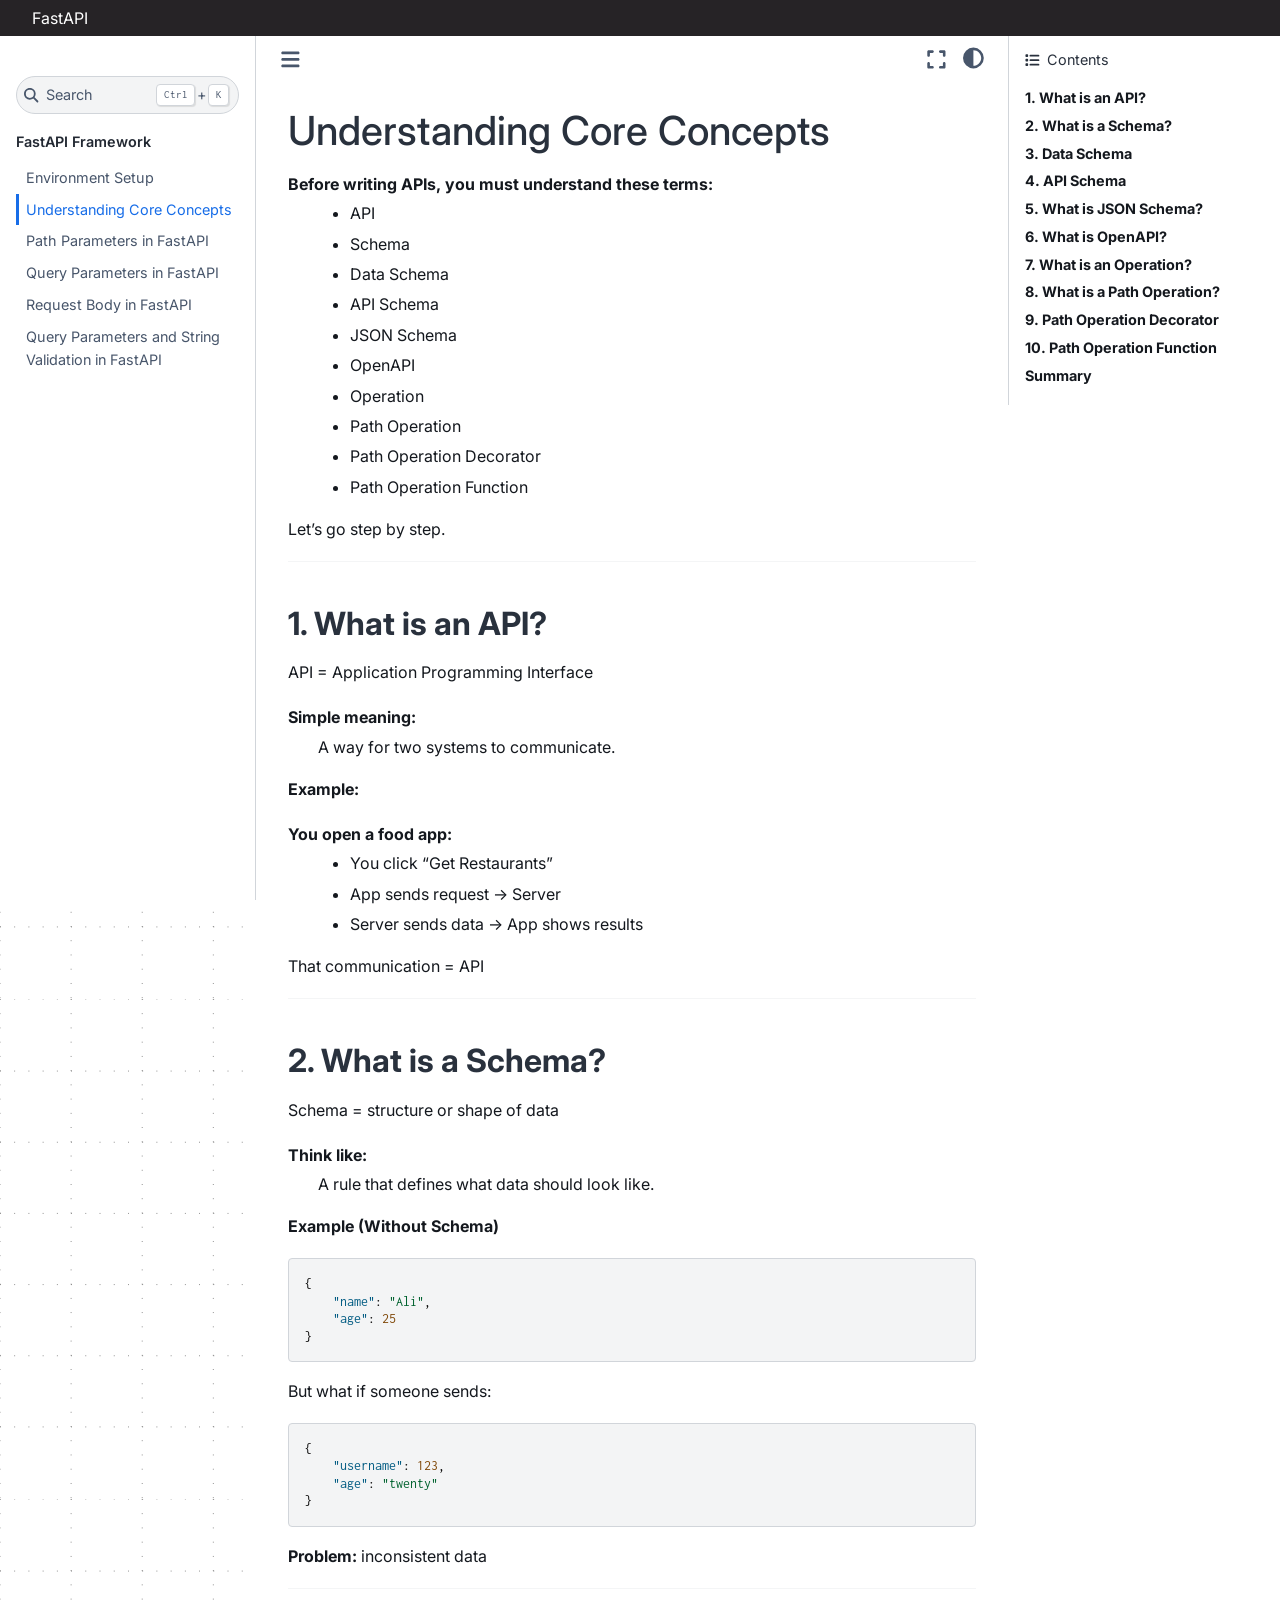
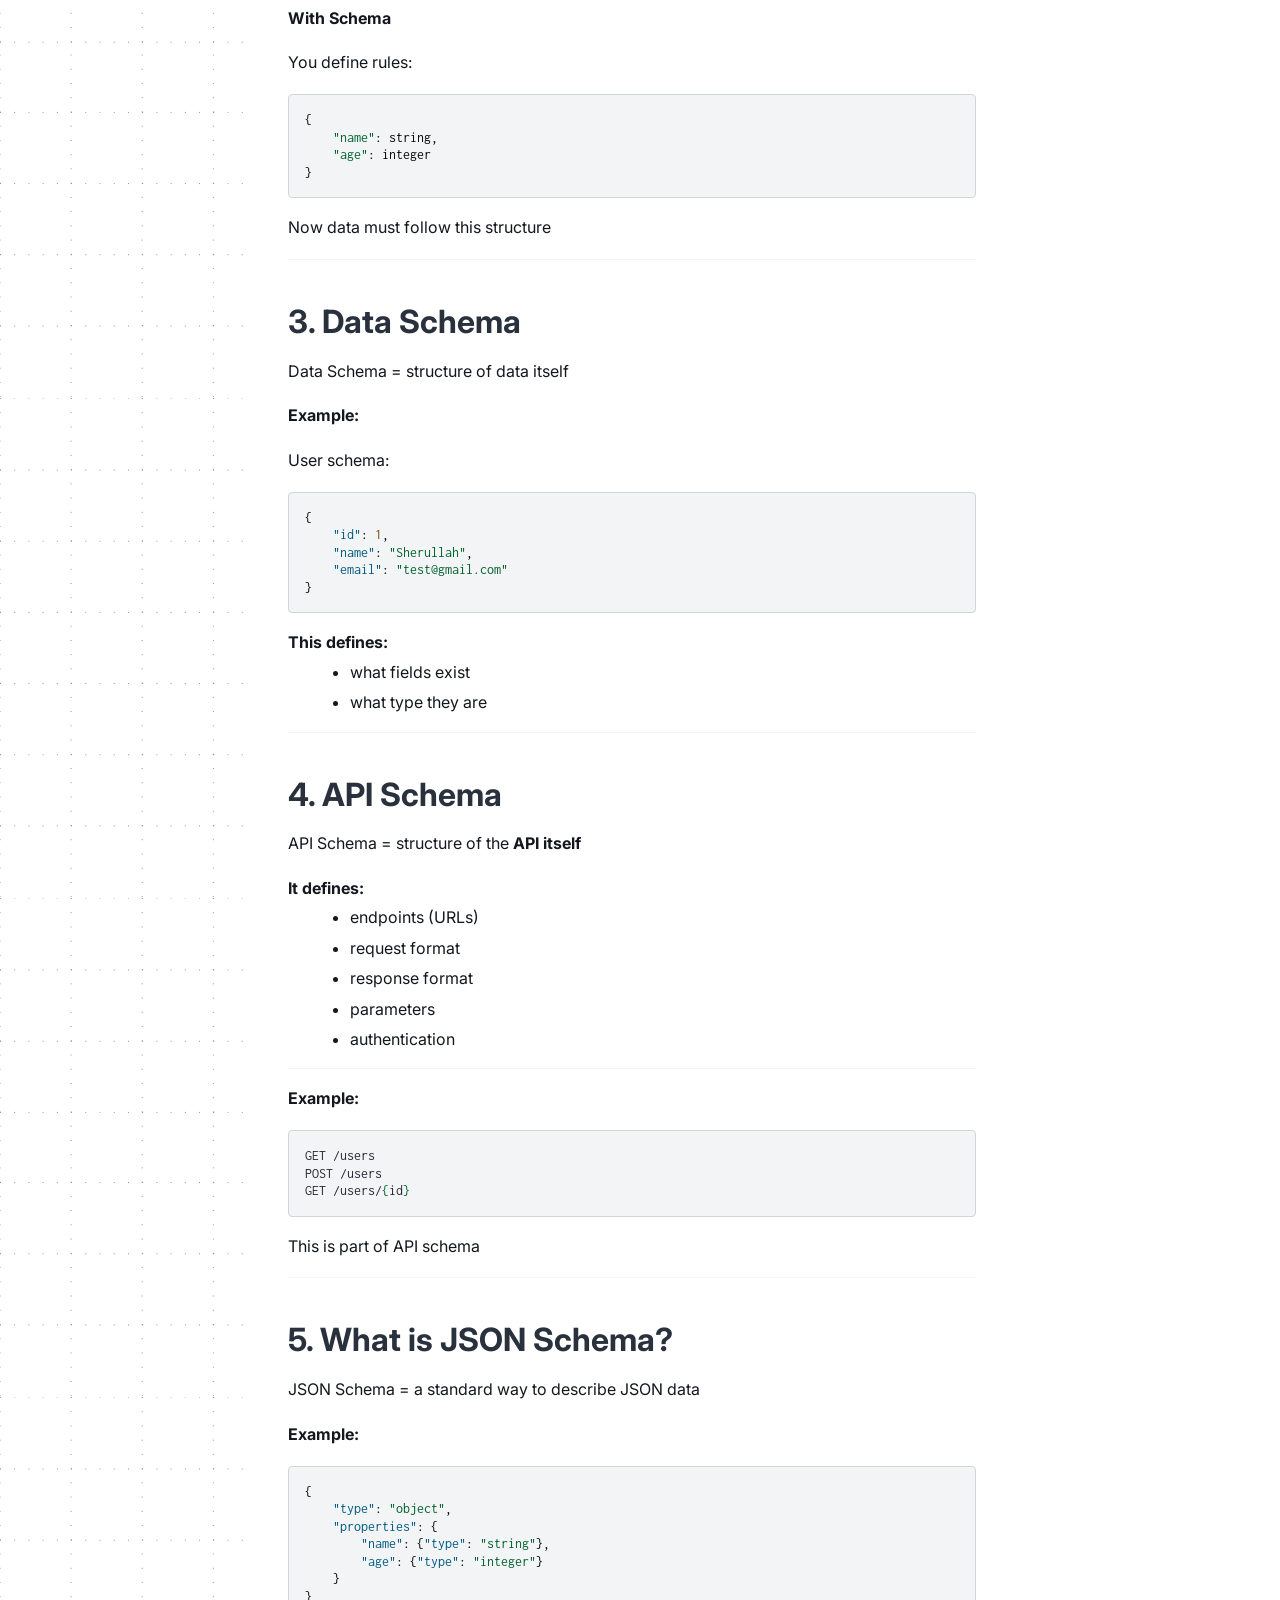
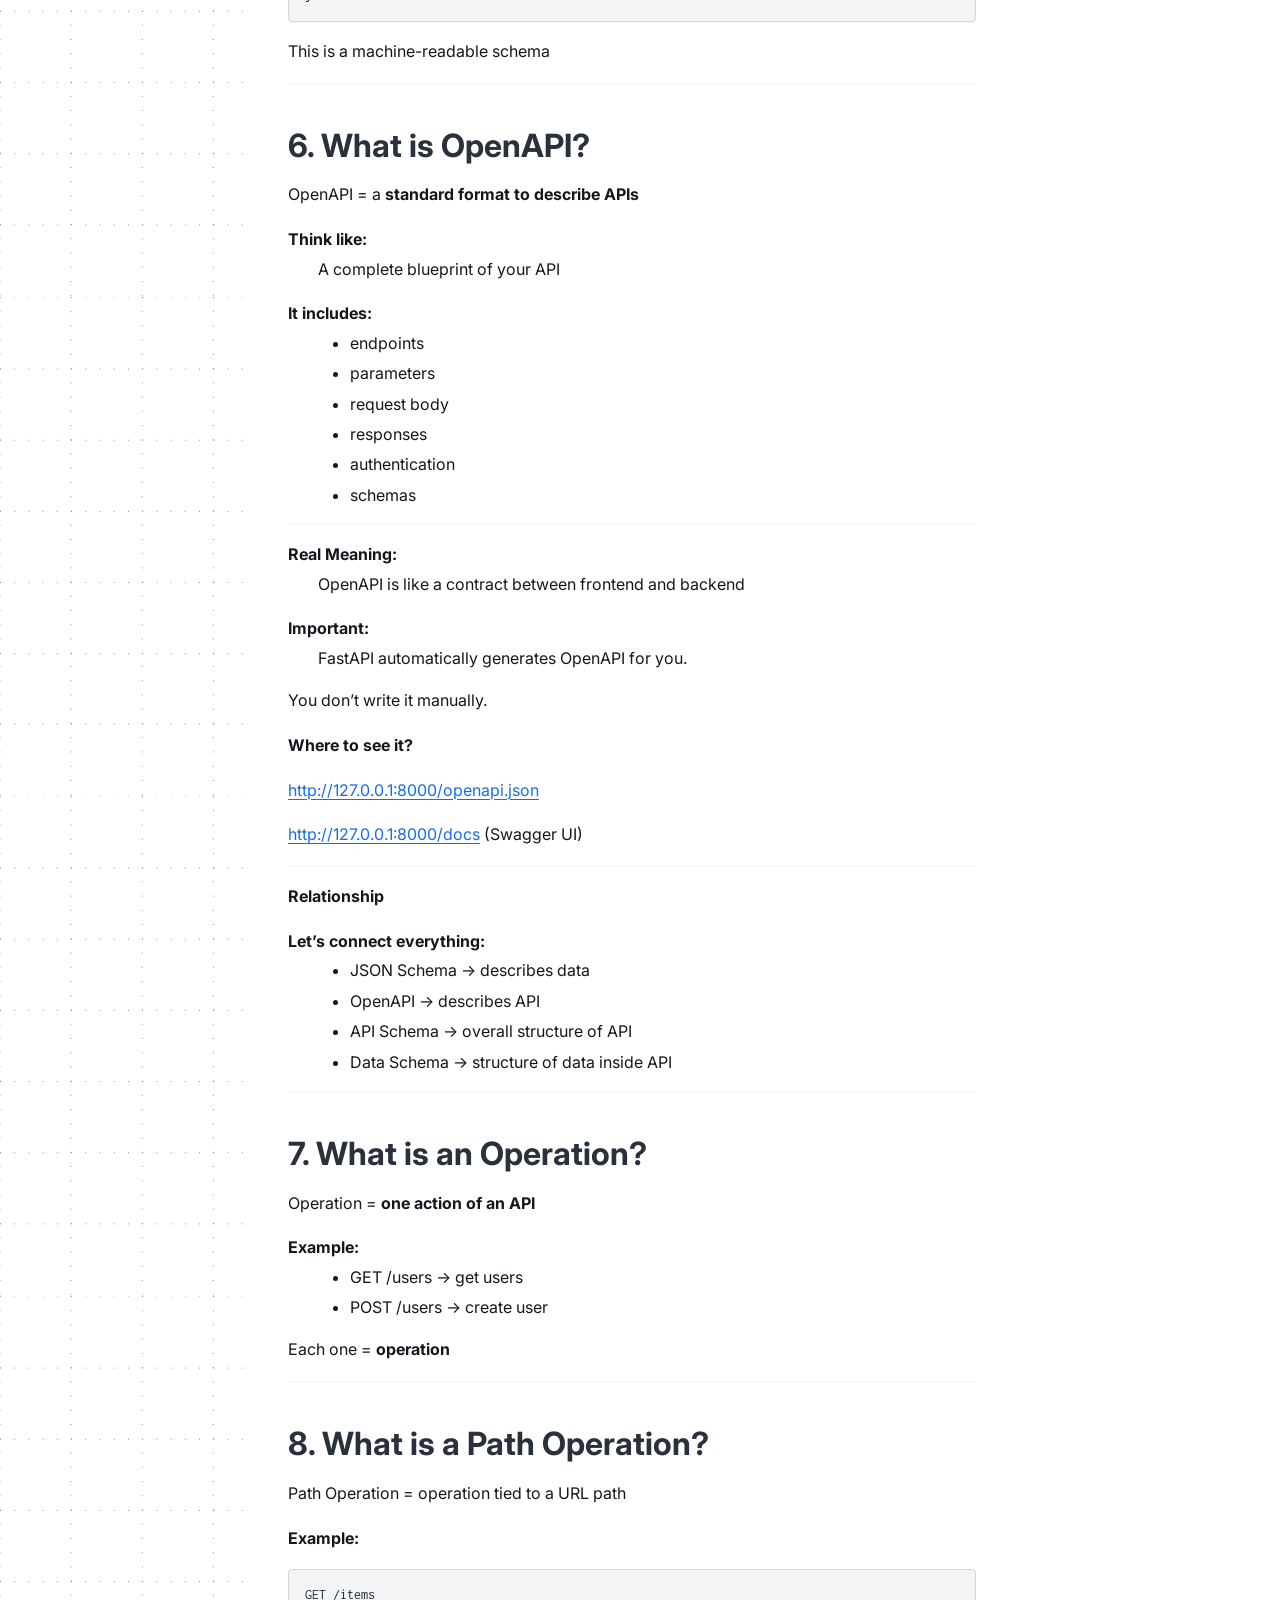
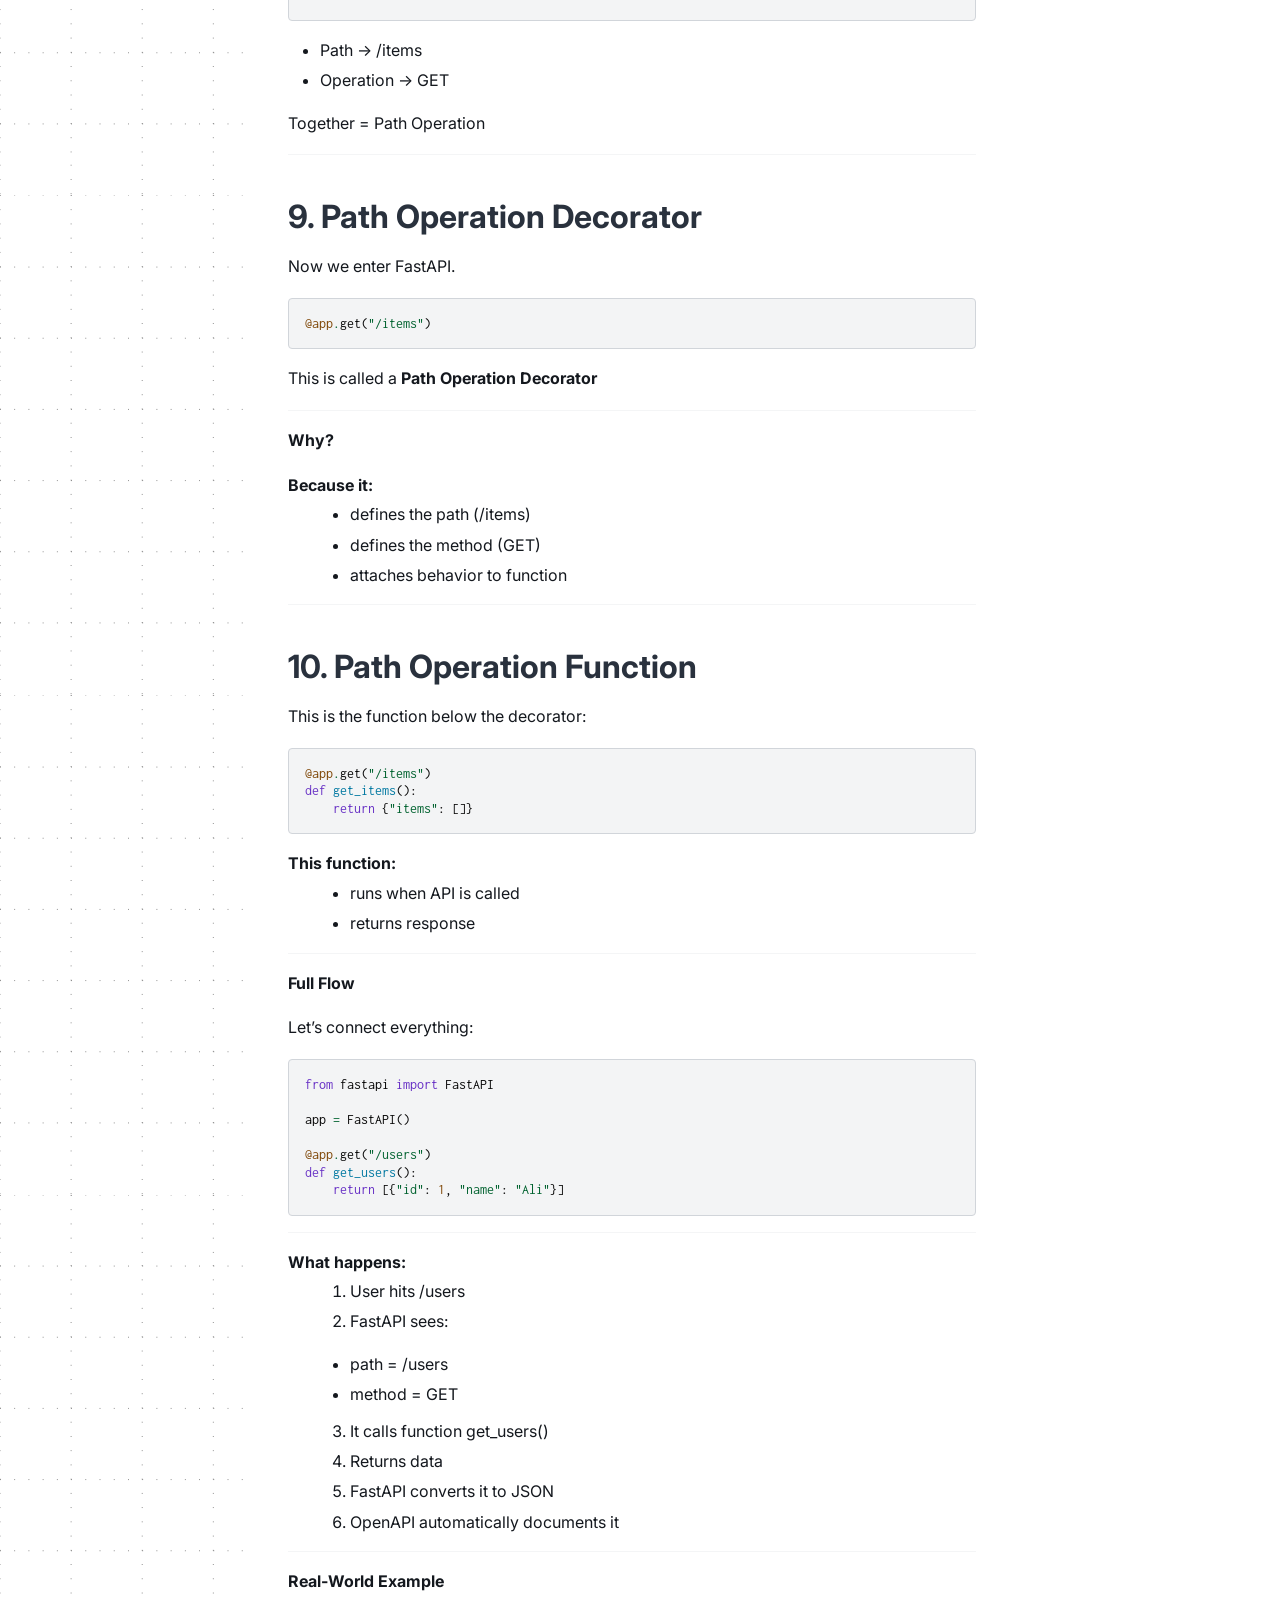
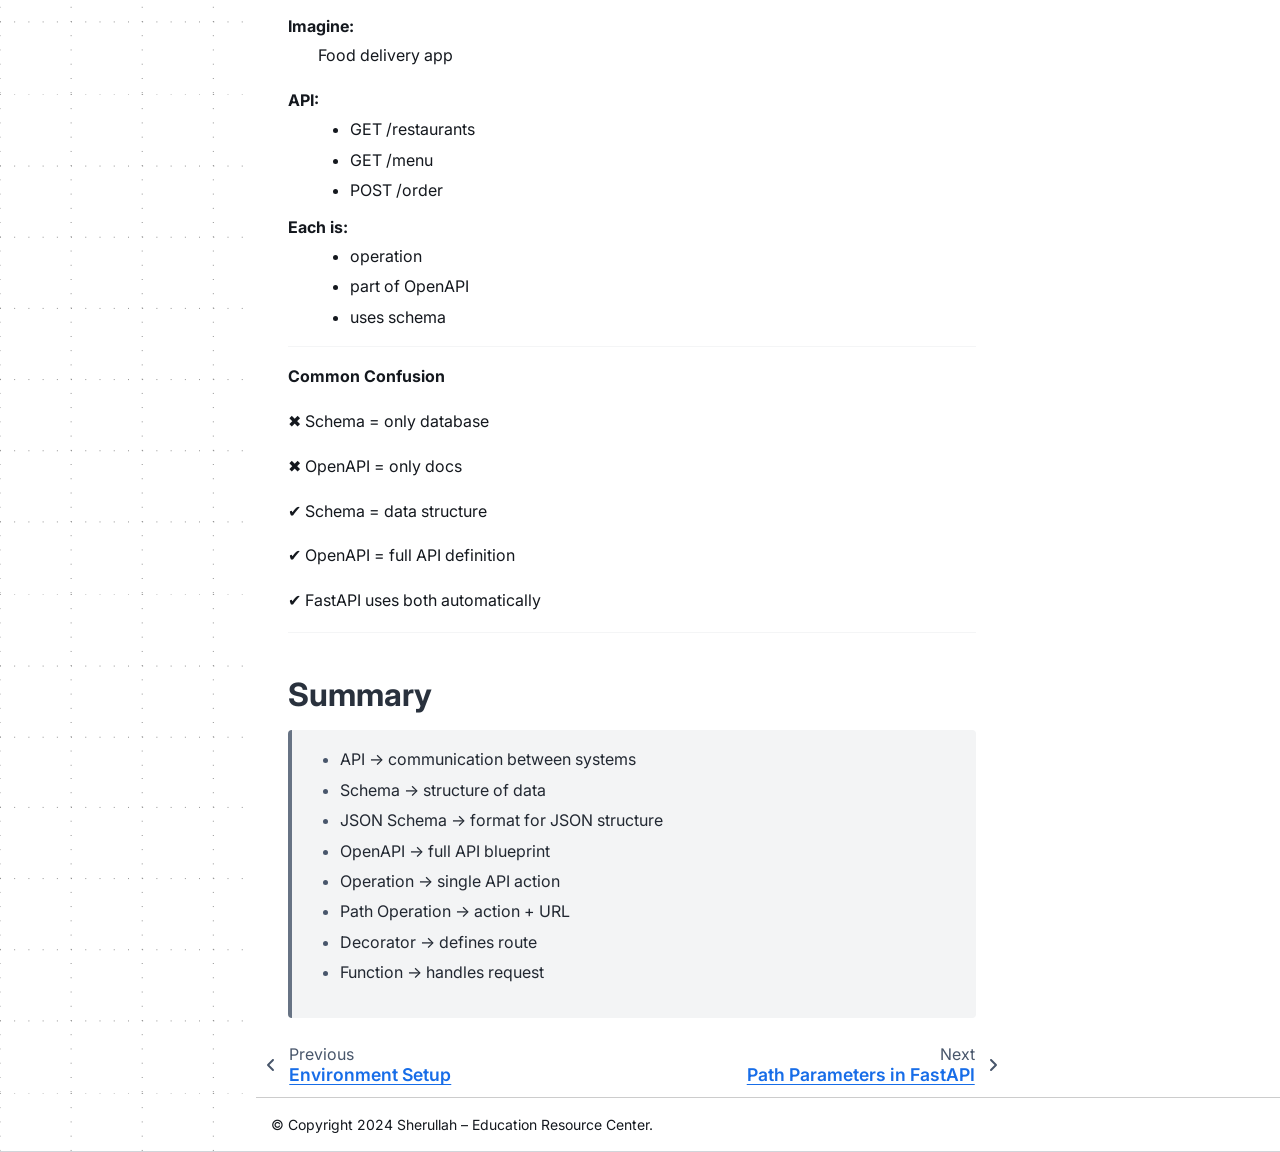
<file: fastapi/fastapi/understanding_core_concepts.html>
<!DOCTYPE html>


<html lang="en" data-content_root="../" >

  <head>
    <meta charset="utf-8" />
    <meta name="viewport" content="width=device-width, initial-scale=1.0" /><meta name="viewport" content="width=device-width, initial-scale=1" />
<meta content="A complete beginner-friendly guide to understanding API fundamentals in FastAPI including API, schema, JSON Schema, OpenAPI, operations, and path operations with real-world examples." name="description" />
<meta content="FastAPI API concepts, API schema explained, JSON Schema tutorial, OpenAPI FastAPI, what is path operation, FastAPI decorator explained, backend API basics, learn FastAPI fundamentals" name="keywords" />
<meta content="Sherullah Mohtat" name="author" />
<meta content="index, follow" name="robots" />

    <title>Understanding Core Concepts &#8212; FastAPI</title>
  
  
  
  <script data-cfasync="false">
    document.documentElement.dataset.mode = localStorage.getItem("mode") || "";
    document.documentElement.dataset.theme = localStorage.getItem("theme") || "";
  </script>
  
  <!-- Loaded before other Sphinx assets -->
  <link href="../_static/styles/theme.css?digest=dfe6caa3a7d634c4db9b" rel="stylesheet" />
<link href="../_static/styles/bootstrap.css?digest=dfe6caa3a7d634c4db9b" rel="stylesheet" />
<link href="../_static/styles/pydata-sphinx-theme.css?digest=dfe6caa3a7d634c4db9b" rel="stylesheet" />

  
  <link href="../_static/vendor/fontawesome/6.5.2/css/all.min.css?digest=dfe6caa3a7d634c4db9b" rel="stylesheet" />
  <link rel="preload" as="font" type="font/woff2" crossorigin href="../_static/vendor/fontawesome/6.5.2/webfonts/fa-solid-900.woff2" />
<link rel="preload" as="font" type="font/woff2" crossorigin href="../_static/vendor/fontawesome/6.5.2/webfonts/fa-brands-400.woff2" />
<link rel="preload" as="font" type="font/woff2" crossorigin href="../_static/vendor/fontawesome/6.5.2/webfonts/fa-regular-400.woff2" />

    <link rel="stylesheet" type="text/css" href="../_static/pygments.css?v=873836d9" />
    <link rel="stylesheet" type="text/css" href="../_static/css/style.css?v=d6ed2d86" />
    <link rel="stylesheet" type="text/css" href="../_static/copybutton.css?v=76b2166b" />
    <link rel="stylesheet" type="text/css" href="../_static/sphinx-design.min.css?v=95c83b7e" />
    <link rel="stylesheet" type="text/css" href="../_static/css/custom.css?v=67d5fe8a" />
    <link rel="stylesheet" type="text/css" href="../_static/css/ad_style.css?v=34d129f9" />
    <link rel="stylesheet" type="text/css" href="../_static/css/navbar-scroll.css?v=4d5946c0" />
  
  <!-- Pre-loaded scripts that we'll load fully later -->
  <link rel="preload" as="script" href="../_static/scripts/bootstrap.js?digest=dfe6caa3a7d634c4db9b" />
<link rel="preload" as="script" href="../_static/scripts/pydata-sphinx-theme.js?digest=dfe6caa3a7d634c4db9b" />
  <script src="../_static/vendor/fontawesome/6.5.2/js/all.min.js?digest=dfe6caa3a7d634c4db9b"></script>

    <script src="../_static/documentation_options.js?v=f9c1cefe"></script>
    <script src="../_static/doctools.js?v=9a2dae69"></script>
    <script src="../_static/sphinx_highlight.js?v=dc90522c"></script>
    <script src="../_static/clipboard.min.js?v=a7894cd8"></script>
    <script src="../_static/copybutton.js?v=f281be69"></script>
    <script src="../_static/scripts/sphinx-book-theme.js?v=887ef09a"></script>
    <script src="../_static/design-tabs.js?v=f930bc37"></script>
    <script>DOCUMENTATION_OPTIONS.pagename = 'fastapi/understanding_core_concepts';</script>
    <script src="../_static/js/custom.js?v=6f0278c6"></script>
    <script src="../_static/js/navbar-scroll.js?v=cb524ae2"></script>
    <link rel="icon" href="../_static/sherullah.png"/>
    <link rel="index" title="Index" href="../genindex.html" />
    <link rel="search" title="Search" href="../search.html" />
    <link rel="next" title="Path Parameters in FastAPI" href="path_parameters.html" />
    <link rel="prev" title="Environment Setup" href="environment_setup.html" />
  <meta name="viewport" content="width=device-width, initial-scale=1"/>
  <meta name="docsearch:language" content="en"/>
  </head>
  
  
  <body data-bs-spy="scroll" data-bs-target=".bd-toc-nav" data-offset="180" data-bs-root-margin="0px 0px -60%" data-default-mode="">

  
  
  <div id="pst-skip-link" class="skip-link d-print-none"><a href="#main-content">Skip to main content</a></div>
<!-- Google Tag Manager (noscript) -->
<noscript
  ><iframe
    src="https://www.googletagmanager.com/ns.html?id=GTM-P4GQM59"
    height="0"
    width="0"
    style="display: none; visibility: hidden"
  ></iframe
></noscript>
<!-- End Google Tag Manager (noscript) -->

<nav class="dask-nav container-fluid">
  <ul>
    <li class="logo">
      <a href="https://docs.dask.org/">
        <img
          class="caption"
          src="../_static/images/dask-horizontal-white.svg"
        />
      </a>
    </li>

    <li>
      <a href="https://docs.dask.org/">Dask</a>
    </li>

    <li>
      <a href="https://distributed.dask.org/">Distributed</a>
    </li>

    <li>
      <a href="https://ml.dask.org/">Dask ML</a>
    </li>

    <li>
      <a href="https://examples.dask.org/">Examples</a>
    </li>

    <li>
      <a href="https://docs.dask.org/en/latest/ecosystem.html">Ecosystem</a>
    </li>

    <li>
      <a href="https://docs.dask.org/en/latest/support.html">Community</a>
    </li>
  </ul>
</nav>


  
  <div id="pst-scroll-pixel-helper"></div>
  
  <button type="button" class="btn rounded-pill" id="pst-back-to-top">
    <i class="fa-solid fa-arrow-up"></i>Back to top</button>

  
  <input type="checkbox"
          class="sidebar-toggle"
          id="pst-primary-sidebar-checkbox"/>
  <label class="overlay overlay-primary" for="pst-primary-sidebar-checkbox"></label>
  
  <input type="checkbox"
          class="sidebar-toggle"
          id="pst-secondary-sidebar-checkbox"/>
  <label class="overlay overlay-secondary" for="pst-secondary-sidebar-checkbox"></label>
  
  <div class="search-button__wrapper">
    <div class="search-button__overlay"></div>
    <div class="search-button__search-container">
<form class="bd-search d-flex align-items-center"
      action="../search.html"
      method="get">
  <i class="fa-solid fa-magnifying-glass"></i>
  <input type="search"
         class="form-control"
         name="q"
         id="search-input"
         placeholder="Search..."
         aria-label="Search..."
         autocomplete="off"
         autocorrect="off"
         autocapitalize="off"
         spellcheck="false"/>
  <span class="search-button__kbd-shortcut"><kbd class="kbd-shortcut__modifier">Ctrl</kbd>+<kbd>K</kbd></span>
</form></div>
  </div>

  <div class="pst-async-banner-revealer d-none">
  <aside id="bd-header-version-warning" class="d-none d-print-none" aria-label="Version warning"></aside>
</div>

  
<nav class="dask-nav container-fluid navbar-scroll-wrap">

    <!-- Left arrow -->
  <button class="scroll-btn scroll-left" id="navLeft" aria-label="Scroll left">
    &#10094;
  </button>

  <ul class="nav-scroll" id="nav-scroll">

    <!-- Home = external site
    <li>
      <a href="" target="_blank" rel="noopener" class="nav-icon">
        <img src="../_static/images/logo/home48.png" alt="Home" />
      </a>
    </li>
 -->
    <!-- pathto inside repository project-->
    <li class="">
      <a href="../index.html">FastAPI</a>
    </li>
  </ul>


  <!-- Right arrow -->
  <button class="scroll-btn scroll-right" id="navRight" aria-label="Scroll right">
    &#10095;
  </button>
</nav>


  <div class="bd-container">
    <div class="bd-container__inner bd-page-width">
      
      
      
      <div class="bd-sidebar-primary bd-sidebar">
        

  
  <div class="sidebar-header-items sidebar-primary__section">
    
    
    
    
  </div>
  
    <div class="sidebar-primary-items__start sidebar-primary__section">
        <div class="sidebar-primary-item">

  

<a class="navbar-brand logo" href="_static/images/dask-horizontal-white.svg">
  
  
  
  
  
  
    <p class="title logo__title">FastAPI</p>
  
</a></div>
        <div class="sidebar-primary-item">

 <script>
 document.write(`
   <button class="btn search-button-field search-button__button" title="Search" aria-label="Search" data-bs-placement="bottom" data-bs-toggle="tooltip">
    <i class="fa-solid fa-magnifying-glass"></i>
    <span class="search-button__default-text">Search</span>
    <span class="search-button__kbd-shortcut"><kbd class="kbd-shortcut__modifier">Ctrl</kbd>+<kbd class="kbd-shortcut__modifier">K</kbd></span>
   </button>
 `);
 </script></div>
        <div class="sidebar-primary-item"><nav class="bd-links bd-docs-nav" aria-label="Main">
    <div class="bd-toc-item navbar-nav active">
        <p aria-level="2" class="caption" role="heading"><span class="caption-text">FastAPI Framework</span></p>
<ul class="current nav bd-sidenav">
<li class="toctree-l1"><a class="reference internal" href="environment_setup.html">Environment Setup</a></li>
<li class="toctree-l1 current active"><a class="current reference internal" href="#">Understanding Core Concepts</a></li>
<li class="toctree-l1"><a class="reference internal" href="path_parameters.html">Path Parameters in FastAPI</a></li>
<li class="toctree-l1"><a class="reference internal" href="query_parameters.html">Query Parameters in FastAPI</a></li>
<li class="toctree-l1"><a class="reference internal" href="request_body.html">Request Body in FastAPI</a></li>
<li class="toctree-l1"><a class="reference internal" href="query_parameters_and_string_validation.html">Query Parameters and String Validation in FastAPI</a></li>
</ul>

    </div>
</nav></div>
    </div>
  
  
  <div class="sidebar-primary-items__end sidebar-primary__section">
  </div>
  
  <div id="rtd-footer-container"></div>


      </div>
      
      <main id="main-content" class="bd-main" role="main">
        
        

<div class="sbt-scroll-pixel-helper"></div>

          <div class="bd-content">
            <div class="bd-article-container">
              
              <div class="bd-header-article d-print-none">
<div class="header-article-items header-article__inner">
  
    <div class="header-article-items__start">
      
        <div class="header-article-item"><button class="sidebar-toggle primary-toggle btn btn-sm" title="Toggle primary sidebar" data-bs-placement="bottom" data-bs-toggle="tooltip">
  <span class="fa-solid fa-bars"></span>
</button></div>
      
    </div>
  
  
    <div class="header-article-items__end">
      
        <div class="header-article-item">

<div class="article-header-buttons">



<button onclick="toggleFullScreen()"
  class="btn btn-sm btn-fullscreen-button"
  title="Fullscreen mode"
  data-bs-placement="bottom" data-bs-toggle="tooltip"
>
  

<span class="btn__icon-container">
  <i class="fas fa-expand"></i>
  </span>

</button>



<script>
document.write(`
  <button class="btn btn-sm nav-link pst-navbar-icon theme-switch-button" title="light/dark" aria-label="light/dark" data-bs-placement="bottom" data-bs-toggle="tooltip">
    <i class="theme-switch fa-solid fa-sun fa-lg" data-mode="light"></i>
    <i class="theme-switch fa-solid fa-moon fa-lg" data-mode="dark"></i>
    <i class="theme-switch fa-solid fa-circle-half-stroke fa-lg" data-mode="auto"></i>
  </button>
`);
</script>


<script>
document.write(`
  <button class="btn btn-sm pst-navbar-icon search-button search-button__button" title="Search" aria-label="Search" data-bs-placement="bottom" data-bs-toggle="tooltip">
    <i class="fa-solid fa-magnifying-glass fa-lg"></i>
  </button>
`);
</script>
<button class="sidebar-toggle secondary-toggle btn btn-sm" title="Toggle secondary sidebar" data-bs-placement="bottom" data-bs-toggle="tooltip">
    <span class="fa-solid fa-list"></span>
</button>
</div></div>
      
    </div>
  
</div>
</div>
              
              

<div id="jb-print-docs-body" class="onlyprint">
    <h1>Understanding Core Concepts</h1>
    <!-- Table of contents -->
    <div id="print-main-content">
        <div id="jb-print-toc">
            
            <div>
                <h2> Contents </h2>
            </div>
            <nav aria-label="Page">
                <ul class="visible nav section-nav flex-column">
<li class="toc-h2 nav-item toc-entry"><a class="reference internal nav-link" href="#what-is-an-api"><strong>1. What is an API?</strong></a></li>
<li class="toc-h2 nav-item toc-entry"><a class="reference internal nav-link" href="#what-is-a-schema"><strong>2. What is a Schema?</strong></a></li>
<li class="toc-h2 nav-item toc-entry"><a class="reference internal nav-link" href="#data-schema"><strong>3. Data Schema</strong></a></li>
<li class="toc-h2 nav-item toc-entry"><a class="reference internal nav-link" href="#api-schema"><strong>4. API Schema</strong></a></li>
<li class="toc-h2 nav-item toc-entry"><a class="reference internal nav-link" href="#what-is-json-schema"><strong>5. What is JSON Schema?</strong></a></li>
<li class="toc-h2 nav-item toc-entry"><a class="reference internal nav-link" href="#what-is-openapi"><strong>6. What is OpenAPI?</strong></a></li>
<li class="toc-h2 nav-item toc-entry"><a class="reference internal nav-link" href="#what-is-an-operation"><strong>7. What is an Operation?</strong></a></li>
<li class="toc-h2 nav-item toc-entry"><a class="reference internal nav-link" href="#what-is-a-path-operation"><strong>8. What is a Path Operation?</strong></a></li>
<li class="toc-h2 nav-item toc-entry"><a class="reference internal nav-link" href="#path-operation-decorator"><strong>9. Path Operation Decorator</strong></a></li>
<li class="toc-h2 nav-item toc-entry"><a class="reference internal nav-link" href="#path-operation-function"><strong>10. Path Operation Function</strong></a></li>
<li class="toc-h2 nav-item toc-entry"><a class="reference internal nav-link" href="#summary"><strong>Summary</strong></a></li>
</ul>
            </nav>
        </div>
    </div>
</div>

              
                
<div id="searchbox"></div>
                <article class="bd-article">
                  
  <section id="understanding-core-concepts">
<h1>Understanding Core Concepts<a class="headerlink" href="#understanding-core-concepts" title="Link to this heading">#</a></h1>
<dl class="simple">
<dt>Before writing APIs, you must understand these terms:</dt><dd><ul class="simple">
<li><p>API</p></li>
<li><p>Schema</p></li>
<li><p>Data Schema</p></li>
<li><p>API Schema</p></li>
<li><p>JSON Schema</p></li>
<li><p>OpenAPI</p></li>
<li><p>Operation</p></li>
<li><p>Path Operation</p></li>
<li><p>Path Operation Decorator</p></li>
<li><p>Path Operation Function</p></li>
</ul>
</dd>
</dl>
<p>Let’s go step by step.</p>
<hr class="docutils" />
<section id="what-is-an-api">
<h2><strong>1. What is an API?</strong><a class="headerlink" href="#what-is-an-api" title="Link to this heading">#</a></h2>
<p>API = Application Programming Interface</p>
<dl class="simple">
<dt>Simple meaning:</dt><dd><p>A way for two systems to communicate.</p>
</dd>
</dl>
<p><strong>Example:</strong></p>
<dl class="simple">
<dt>You open a food app:</dt><dd><ul class="simple">
<li><p>You click “Get Restaurants”</p></li>
<li><p>App sends request → Server</p></li>
<li><p>Server sends data → App shows results</p></li>
</ul>
</dd>
</dl>
<p>That communication = API</p>
</section>
<hr class="docutils" />
<section id="what-is-a-schema">
<h2><strong>2. What is a Schema?</strong><a class="headerlink" href="#what-is-a-schema" title="Link to this heading">#</a></h2>
<p>Schema = structure or shape of data</p>
<dl class="simple">
<dt>Think like:</dt><dd><p>A rule that defines what data should look like.</p>
</dd>
</dl>
<p><strong>Example (Without Schema)</strong></p>
<div class="highlight-json notranslate"><div class="highlight"><pre><span></span><span class="p">{</span>
<span class="w">    </span><span class="nt">&quot;name&quot;</span><span class="p">:</span><span class="w"> </span><span class="s2">&quot;Ali&quot;</span><span class="p">,</span>
<span class="w">    </span><span class="nt">&quot;age&quot;</span><span class="p">:</span><span class="w"> </span><span class="mi">25</span>
<span class="p">}</span>
</pre></div>
</div>
<p>But what if someone sends:</p>
<div class="highlight-json notranslate"><div class="highlight"><pre><span></span><span class="p">{</span>
<span class="w">    </span><span class="nt">&quot;username&quot;</span><span class="p">:</span><span class="w"> </span><span class="mi">123</span><span class="p">,</span>
<span class="w">    </span><span class="nt">&quot;age&quot;</span><span class="p">:</span><span class="w"> </span><span class="s2">&quot;twenty&quot;</span>
<span class="p">}</span>
</pre></div>
</div>
<p><strong>Problem:</strong> inconsistent data</p>
<hr class="docutils" />
<p><strong>With Schema</strong></p>
<p>You define rules:</p>
<div class="highlight-python notranslate"><div class="highlight"><pre><span></span><span class="p">{</span>
    <span class="s2">&quot;name&quot;</span><span class="p">:</span> <span class="n">string</span><span class="p">,</span>
    <span class="s2">&quot;age&quot;</span><span class="p">:</span> <span class="n">integer</span>
<span class="p">}</span>
</pre></div>
</div>
<p>Now data must follow this structure</p>
</section>
<hr class="docutils" />
<section id="data-schema">
<h2><strong>3. Data Schema</strong><a class="headerlink" href="#data-schema" title="Link to this heading">#</a></h2>
<p>Data Schema = structure of data itself</p>
<p><strong>Example:</strong></p>
<p>User schema:</p>
<div class="highlight-json notranslate"><div class="highlight"><pre><span></span><span class="p">{</span>
<span class="w">    </span><span class="nt">&quot;id&quot;</span><span class="p">:</span><span class="w"> </span><span class="mi">1</span><span class="p">,</span>
<span class="w">    </span><span class="nt">&quot;name&quot;</span><span class="p">:</span><span class="w"> </span><span class="s2">&quot;Sherullah&quot;</span><span class="p">,</span>
<span class="w">    </span><span class="nt">&quot;email&quot;</span><span class="p">:</span><span class="w"> </span><span class="s2">&quot;test@gmail.com&quot;</span>
<span class="p">}</span>
</pre></div>
</div>
<dl class="simple">
<dt>This defines:</dt><dd><ul class="simple">
<li><p>what fields exist</p></li>
<li><p>what type they are</p></li>
</ul>
</dd>
</dl>
</section>
<hr class="docutils" />
<section id="api-schema">
<h2><strong>4. API Schema</strong><a class="headerlink" href="#api-schema" title="Link to this heading">#</a></h2>
<p>API Schema = structure of the <strong>API itself</strong></p>
<dl class="simple">
<dt>It defines:</dt><dd><ul class="simple">
<li><p>endpoints (URLs)</p></li>
<li><p>request format</p></li>
<li><p>response format</p></li>
<li><p>parameters</p></li>
<li><p>authentication</p></li>
</ul>
</dd>
</dl>
<hr class="docutils" />
<p><strong>Example:</strong></p>
<div class="highlight-bash notranslate"><div class="highlight"><pre><span></span>GET<span class="w"> </span>/users
POST<span class="w"> </span>/users
GET<span class="w"> </span>/users/<span class="o">{</span>id<span class="o">}</span>
</pre></div>
</div>
<p>This is part of API schema</p>
</section>
<hr class="docutils" />
<section id="what-is-json-schema">
<h2><strong>5. What is JSON Schema?</strong><a class="headerlink" href="#what-is-json-schema" title="Link to this heading">#</a></h2>
<p>JSON Schema = a standard way to describe JSON data</p>
<p><strong>Example:</strong></p>
<div class="highlight-json notranslate"><div class="highlight"><pre><span></span><span class="p">{</span>
<span class="w">    </span><span class="nt">&quot;type&quot;</span><span class="p">:</span><span class="w"> </span><span class="s2">&quot;object&quot;</span><span class="p">,</span>
<span class="w">    </span><span class="nt">&quot;properties&quot;</span><span class="p">:</span><span class="w"> </span><span class="p">{</span>
<span class="w">        </span><span class="nt">&quot;name&quot;</span><span class="p">:</span><span class="w"> </span><span class="p">{</span><span class="nt">&quot;type&quot;</span><span class="p">:</span><span class="w"> </span><span class="s2">&quot;string&quot;</span><span class="p">},</span>
<span class="w">        </span><span class="nt">&quot;age&quot;</span><span class="p">:</span><span class="w"> </span><span class="p">{</span><span class="nt">&quot;type&quot;</span><span class="p">:</span><span class="w"> </span><span class="s2">&quot;integer&quot;</span><span class="p">}</span>
<span class="w">    </span><span class="p">}</span>
<span class="p">}</span>
</pre></div>
</div>
<p>This is a machine-readable schema</p>
</section>
<hr class="docutils" />
<section id="what-is-openapi">
<h2><strong>6. What is OpenAPI?</strong><a class="headerlink" href="#what-is-openapi" title="Link to this heading">#</a></h2>
<p>OpenAPI = a <strong>standard format to describe APIs</strong></p>
<dl class="simple">
<dt>Think like:</dt><dd><p>A complete blueprint of your API</p>
</dd>
<dt>It includes:</dt><dd><ul class="simple">
<li><p>endpoints</p></li>
<li><p>parameters</p></li>
<li><p>request body</p></li>
<li><p>responses</p></li>
<li><p>authentication</p></li>
<li><p>schemas</p></li>
</ul>
</dd>
</dl>
<hr class="docutils" />
<dl class="simple">
<dt>Real Meaning:</dt><dd><p>OpenAPI is like a contract between frontend and backend</p>
</dd>
<dt>Important:</dt><dd><p>FastAPI automatically generates OpenAPI for you.</p>
</dd>
</dl>
<p>You don’t write it manually.</p>
<p><strong>Where to see it?</strong></p>
<p><a class="reference external" href="http://127.0.0.1:8000/openapi.json">http://127.0.0.1:8000/openapi.json</a></p>
<p><a class="reference external" href="http://127.0.0.1:8000/docs">http://127.0.0.1:8000/docs</a> (Swagger UI)</p>
<hr class="docutils" />
<p><strong>Relationship</strong></p>
<dl class="simple">
<dt>Let’s connect everything:</dt><dd><ul class="simple">
<li><p>JSON Schema → describes data</p></li>
<li><p>OpenAPI → describes API</p></li>
<li><p>API Schema → overall structure of API</p></li>
<li><p>Data Schema → structure of data inside API</p></li>
</ul>
</dd>
</dl>
</section>
<hr class="docutils" />
<section id="what-is-an-operation">
<h2><strong>7. What is an Operation?</strong><a class="headerlink" href="#what-is-an-operation" title="Link to this heading">#</a></h2>
<p>Operation = <strong>one action of an API</strong></p>
<dl class="simple">
<dt>Example:</dt><dd><ul class="simple">
<li><p>GET /users → get users</p></li>
<li><p>POST /users → create user</p></li>
</ul>
</dd>
</dl>
<p>Each one = <strong>operation</strong></p>
</section>
<hr class="docutils" />
<section id="what-is-a-path-operation">
<h2><strong>8. What is a Path Operation?</strong><a class="headerlink" href="#what-is-a-path-operation" title="Link to this heading">#</a></h2>
<p>Path Operation = operation tied to a URL path</p>
<p><strong>Example:</strong></p>
<div class="highlight-bash notranslate"><div class="highlight"><pre><span></span>GET<span class="w"> </span>/items
</pre></div>
</div>
<ul class="simple">
<li><p>Path → /items</p></li>
<li><p>Operation → GET</p></li>
</ul>
<p>Together = Path Operation</p>
</section>
<hr class="docutils" />
<section id="path-operation-decorator">
<h2><strong>9. Path Operation Decorator</strong><a class="headerlink" href="#path-operation-decorator" title="Link to this heading">#</a></h2>
<p>Now we enter FastAPI.</p>
<div class="highlight-python notranslate"><div class="highlight"><pre><span></span><span class="nd">@app</span><span class="o">.</span><span class="n">get</span><span class="p">(</span><span class="s2">&quot;/items&quot;</span><span class="p">)</span>
</pre></div>
</div>
<p>This is called a <strong>Path Operation Decorator</strong></p>
<hr class="docutils" />
<p><strong>Why?</strong></p>
<dl class="simple">
<dt>Because it:</dt><dd><ul class="simple">
<li><p>defines the path (/items)</p></li>
<li><p>defines the method (GET)</p></li>
<li><p>attaches behavior to function</p></li>
</ul>
</dd>
</dl>
</section>
<hr class="docutils" />
<section id="path-operation-function">
<h2><strong>10. Path Operation Function</strong><a class="headerlink" href="#path-operation-function" title="Link to this heading">#</a></h2>
<p>This is the function below the decorator:</p>
<div class="highlight-python notranslate"><div class="highlight"><pre><span></span><span class="nd">@app</span><span class="o">.</span><span class="n">get</span><span class="p">(</span><span class="s2">&quot;/items&quot;</span><span class="p">)</span>
<span class="k">def</span><span class="w"> </span><span class="nf">get_items</span><span class="p">():</span>
    <span class="k">return</span> <span class="p">{</span><span class="s2">&quot;items&quot;</span><span class="p">:</span> <span class="p">[]}</span>
</pre></div>
</div>
<dl class="simple">
<dt>This function:</dt><dd><ul class="simple">
<li><p>runs when API is called</p></li>
<li><p>returns response</p></li>
</ul>
</dd>
</dl>
<hr class="docutils" />
<p><strong>Full Flow</strong></p>
<p>Let’s connect everything:</p>
<div class="highlight-python notranslate"><div class="highlight"><pre><span></span><span class="kn">from</span><span class="w"> </span><span class="nn">fastapi</span><span class="w"> </span><span class="kn">import</span> <span class="n">FastAPI</span>

<span class="n">app</span> <span class="o">=</span> <span class="n">FastAPI</span><span class="p">()</span>

<span class="nd">@app</span><span class="o">.</span><span class="n">get</span><span class="p">(</span><span class="s2">&quot;/users&quot;</span><span class="p">)</span>
<span class="k">def</span><span class="w"> </span><span class="nf">get_users</span><span class="p">():</span>
    <span class="k">return</span> <span class="p">[{</span><span class="s2">&quot;id&quot;</span><span class="p">:</span> <span class="mi">1</span><span class="p">,</span> <span class="s2">&quot;name&quot;</span><span class="p">:</span> <span class="s2">&quot;Ali&quot;</span><span class="p">}]</span>
</pre></div>
</div>
<hr class="docutils" />
<dl>
<dt>What happens:</dt><dd><ol class="arabic simple">
<li><p>User hits /users</p></li>
<li><p>FastAPI sees:</p></li>
</ol>
<ul class="simple">
<li><p>path = /users</p></li>
<li><p>method = GET</p></li>
</ul>
<ol class="arabic simple" start="3">
<li><p>It calls function get_users()</p></li>
<li><p>Returns data</p></li>
<li><p>FastAPI converts it to JSON</p></li>
<li><p>OpenAPI automatically documents it</p></li>
</ol>
</dd>
</dl>
<hr class="docutils" />
<p><strong>Real-World Example</strong></p>
<dl class="simple">
<dt>Imagine:</dt><dd><p>Food delivery app</p>
</dd>
<dt>API:</dt><dd><ul class="simple">
<li><p>GET /restaurants</p></li>
<li><p>GET /menu</p></li>
<li><p>POST /order</p></li>
</ul>
</dd>
<dt>Each is:</dt><dd><ul class="simple">
<li><p>operation</p></li>
<li><p>part of OpenAPI</p></li>
<li><p>uses schema</p></li>
</ul>
</dd>
</dl>
<hr class="docutils" />
<p><strong>Common Confusion</strong></p>
<p>✖ Schema = only database</p>
<p>✖ OpenAPI = only docs</p>
<p>✔ Schema = data structure</p>
<p>✔ OpenAPI = full API definition</p>
<p>✔ FastAPI uses both automatically</p>
</section>
<hr class="docutils" />
<section id="summary">
<h2><strong>Summary</strong><a class="headerlink" href="#summary" title="Link to this heading">#</a></h2>
<blockquote>
<div><ul class="simple">
<li><p>API → communication between systems</p></li>
<li><p>Schema → structure of data</p></li>
<li><p>JSON Schema → format for JSON structure</p></li>
<li><p>OpenAPI → full API blueprint</p></li>
<li><p>Operation → single API action</p></li>
<li><p>Path Operation → action + URL</p></li>
<li><p>Decorator → defines route</p></li>
<li><p>Function → handles request</p></li>
</ul>
</div></blockquote>
</section>
</section>


                </article>
              

              
              
              
              
                <footer class="prev-next-footer d-print-none">
                  
<div class="prev-next-area">
    <a class="left-prev"
       href="environment_setup.html"
       title="previous page">
      <i class="fa-solid fa-angle-left"></i>
      <div class="prev-next-info">
        <p class="prev-next-subtitle">previous</p>
        <p class="prev-next-title">Environment Setup</p>
      </div>
    </a>
    <a class="right-next"
       href="path_parameters.html"
       title="next page">
      <div class="prev-next-info">
        <p class="prev-next-subtitle">next</p>
        <p class="prev-next-title">Path Parameters in FastAPI</p>
      </div>
      <i class="fa-solid fa-angle-right"></i>
    </a>
</div>
                </footer>
              
            </div>
            
            
              
                <div class="bd-sidebar-secondary bd-toc"><div class="sidebar-secondary-items sidebar-secondary__inner">


  <div class="sidebar-secondary-item">
  <div class="page-toc tocsection onthispage">
    <i class="fa-solid fa-list"></i> Contents
  </div>
  <nav class="bd-toc-nav page-toc">
    <ul class="visible nav section-nav flex-column">
<li class="toc-h2 nav-item toc-entry"><a class="reference internal nav-link" href="#what-is-an-api"><strong>1. What is an API?</strong></a></li>
<li class="toc-h2 nav-item toc-entry"><a class="reference internal nav-link" href="#what-is-a-schema"><strong>2. What is a Schema?</strong></a></li>
<li class="toc-h2 nav-item toc-entry"><a class="reference internal nav-link" href="#data-schema"><strong>3. Data Schema</strong></a></li>
<li class="toc-h2 nav-item toc-entry"><a class="reference internal nav-link" href="#api-schema"><strong>4. API Schema</strong></a></li>
<li class="toc-h2 nav-item toc-entry"><a class="reference internal nav-link" href="#what-is-json-schema"><strong>5. What is JSON Schema?</strong></a></li>
<li class="toc-h2 nav-item toc-entry"><a class="reference internal nav-link" href="#what-is-openapi"><strong>6. What is OpenAPI?</strong></a></li>
<li class="toc-h2 nav-item toc-entry"><a class="reference internal nav-link" href="#what-is-an-operation"><strong>7. What is an Operation?</strong></a></li>
<li class="toc-h2 nav-item toc-entry"><a class="reference internal nav-link" href="#what-is-a-path-operation"><strong>8. What is a Path Operation?</strong></a></li>
<li class="toc-h2 nav-item toc-entry"><a class="reference internal nav-link" href="#path-operation-decorator"><strong>9. Path Operation Decorator</strong></a></li>
<li class="toc-h2 nav-item toc-entry"><a class="reference internal nav-link" href="#path-operation-function"><strong>10. Path Operation Function</strong></a></li>
<li class="toc-h2 nav-item toc-entry"><a class="reference internal nav-link" href="#summary"><strong>Summary</strong></a></li>
</ul>
  </nav></div>

</div></div>
              
            
          </div>
          <footer class="bd-footer-content">
            
<div class="bd-footer-content__inner container">
  
  <div class="footer-item">
    
  </div>
  
  <div class="footer-item">
    

  <p class="copyright">
    
      © Copyright 2024 Sherullah – Education Resource Center.
      <br/>
    
  </p>

  </div>
  
  <div class="footer-item">
    
  </div>
  
  <div class="footer-item">
    
  </div>
  
</div>
          </footer>
        

      </main>
    </div>
  </div>
  
  <!-- Scripts loaded after <body> so the DOM is not blocked -->
  <script src="../_static/scripts/bootstrap.js?digest=dfe6caa3a7d634c4db9b"></script>
<script src="../_static/scripts/pydata-sphinx-theme.js?digest=dfe6caa3a7d634c4db9b"></script>

<!-- Google Tag Manager -->
<script>
  (function (w, d, s, l, i) {
    w[l] = w[l] || [];
    w[l].push({
      "gtm.start": new Date().getTime(),
      event: "gtm.js",
    });
    var f = d.getElementsByTagName(s)[0],
      j = d.createElement(s),
      dl = l != "dataLayer" ? "&l=" + l : "";
    j.async = true;
    j.src = "https://www.googletagmanager.com/gtm.js?id=" + i + dl;
    f.parentNode.insertBefore(j, f);
  })(
    window,
    document,
    "script",
    "dataLayer",
    "GTM-P4GQM59"
  );
</script>
<!-- End Google Tag Manager -->


  <footer class="bd-footer">
  </footer>
  </body>
</html>
</file>
<file: fastapi/_static/styles/theme.css>
/* Provided by Sphinx's 'basic' theme, and included in the final set of assets */
@import "../basic.css";
</file>
<file: fastapi/_static/styles/pydata-sphinx-theme.css>
html{--pst-header-height:4rem;--pst-header-article-height:calc(var(--pst-header-height)*2/3);--pst-sidebar-secondary:17rem;--pst-font-size-base:1rem;--pst-font-size-h1:2.5rem;--pst-font-size-h2:2rem;--pst-font-size-h3:1.75rem;--pst-font-size-h4:1.5rem;--pst-font-size-h5:1.25rem;--pst-font-size-h6:1.1rem;--pst-font-size-milli:0.9rem;--pst-sidebar-font-size:0.9rem;--pst-sidebar-font-size-mobile:1.1rem;--pst-sidebar-header-font-size:1.2rem;--pst-sidebar-header-font-weight:600;--pst-admonition-font-weight-heading:600;--pst-font-weight-caption:300;--pst-font-weight-heading:400;--pst-font-family-base-system:-apple-system,"BlinkMacSystemFont","Segoe UI","Helvetica Neue","Arial",sans-serif,"Apple Color Emoji","Segoe UI Emoji","Segoe UI Symbol";--pst-font-family-monospace-system:"SFMono-Regular","Menlo","Consolas","Monaco","Liberation Mono","Lucida Console",monospace;--pst-font-family-base:var(--pst-font-family-base-system);--pst-font-family-heading:var(--pst-font-family-base-system);--pst-font-family-monospace:var(--pst-font-family-monospace-system);--pst-font-size-icon:1.5rem;--pst-icon-check-circle:"";--pst-icon-info-circle:"";--pst-icon-exclamation-triangle:"";--pst-icon-exclamation-circle:"";--pst-icon-times-circle:"";--pst-icon-lightbulb:"";--pst-icon-download:"";--pst-icon-angle-left:"";--pst-icon-angle-right:"";--pst-icon-external-link:"";--pst-icon-search-minus:"";--pst-icon-github:"";--pst-icon-gitlab:"";--pst-icon-share:"";--pst-icon-bell:"";--pst-icon-pencil:"";--pst-breadcrumb-divider:"";--pst-icon-admonition-default:var(--pst-icon-bell);--pst-icon-admonition-note:var(--pst-icon-info-circle);--pst-icon-admonition-attention:var(--pst-icon-exclamation-circle);--pst-icon-admonition-caution:var(--pst-icon-exclamation-triangle);--pst-icon-admonition-warning:var(--pst-icon-exclamation-triangle);--pst-icon-admonition-danger:var(--pst-icon-exclamation-triangle);--pst-icon-admonition-error:var(--pst-icon-times-circle);--pst-icon-admonition-hint:var(--pst-icon-lightbulb);--pst-icon-admonition-tip:var(--pst-icon-lightbulb);--pst-icon-admonition-important:var(--pst-icon-exclamation-circle);--pst-icon-admonition-seealso:var(--pst-icon-share);--pst-icon-admonition-todo:var(--pst-icon-pencil);--pst-icon-versionmodified-default:var(--pst-icon-exclamation-circle);--pst-icon-versionmodified-added:var(--pst-icon-exclamation-circle);--pst-icon-versionmodified-changed:var(--pst-icon-exclamation-circle);--pst-icon-versionmodified-deprecated:var(--pst-icon-exclamation-circle);font-size:var(--pst-font-size-base);scroll-padding-top:calc(var(--pst-header-height) + 1rem)}body{background-color:var(--pst-color-background);color:var(--pst-color-text-base);display:flex;flex-direction:column;font-family:var(--pst-font-family-base);font-weight:400;line-height:1.65;min-height:100vh}body::-webkit-scrollbar-track{background-color:var(--pst-color-background)}p{font-size:1em;margin-bottom:1.15rem}p.rubric{border-bottom:1px solid var(--pst-color-border)}p.centered{text-align:center}a{word-wrap:break-word;color:var(--pst-color-link);text-decoration:underline;text-decoration-thickness:max(1px,.0625rem);text-underline-offset:.1578em}a:hover{color:var(--pst-color-link-hover);text-decoration-skip-ink:none;text-decoration-thickness:max(3px,.1875rem,.12em)}a:active,a:visited{color:var(--pst-color-link)}a:visited:hover{color:var(--pst-color-link-hover)}a.headerlink{color:var(--pst-color-secondary);font-size:.8em;margin-left:.2em;opacity:.7;padding:0 4px;text-decoration:none;transition:all .2s ease-out;user-select:none}a.headerlink:hover{opacity:1}a.github:before,a.gitlab:before{color:var(--pst-color-text-muted);font:var(--fa-font-brands);margin-right:.25rem}a.github:before{content:var(--pst-icon-github)}a.gitlab:before{content:var(--pst-icon-gitlab)}h1,h2,h3,h4,h5,h6{font-family:var(--pst-font-family-heading);font-weight:var(--pst-font-weight-heading);line-height:1.15;margin:2.75rem 0 1.05rem}h1{font-size:var(--pst-font-size-h1);margin-top:0}h1,h2{color:var(--pst-heading-color)}h2{font-size:var(--pst-font-size-h2)}h3{font-size:var(--pst-font-size-h3)}h3,h4{color:var(--pst-heading-color)}h4{font-size:var(--pst-font-size-h4)}h5{font-size:var(--pst-font-size-h5)}h5,h6{color:var(--pst-color-text-base)}h6{font-size:var(--pst-font-size-h6)}.text_small,small{font-size:var(--pst-font-size-milli)}hr{border:0;border-top:1px solid var(--pst-color-border)}code,kbd,pre,samp{font-family:var(--pst-font-family-monospace)}kbd{background-color:var(--pst-color-on-background);color:var(--pst-color-text-muted)}kbd:not(.compound){border:1px solid var(--pst-color-border);box-shadow:1px 1px 1px var(--pst-color-shadow);margin:0 .1rem;padding:.1rem .4rem}code{color:var(--pst-color-inline-code)}pre{background-color:var(--pst-color-surface);border:1px solid var(--pst-color-border);border-radius:.25rem;color:var(--pst-color-text-base);line-height:1.2em;margin:1.5em 0;padding:1rem}pre .linenos{opacity:.8;padding-right:10px}#pst-back-to-top{background-color:var(--pst-color-secondary);border:none;color:var(--pst-color-secondary-text);display:none;left:50vw;position:fixed;top:90vh;transform:translate(-50%);z-index:1080}#pst-back-to-top .fa-arrow-up{margin-inline-end:.5em}#pst-back-to-top:hover{background-color:var(--pst-violet-600);color:var(--pst-color-link-hover);color:var(--pst-color-secondary-text);text-decoration:underline;text-decoration-skip-ink:none;text-decoration-thickness:max(1px,.0625rem);text-decoration-thickness:max(3px,.1875rem,.12em);text-decoration-thickness:1px;text-underline-offset:.1578em}#pst-back-to-top:focus-visible{box-shadow:none;outline:var(--pst-color-accent) solid .1875rem;outline-color:var(--pst-color-secondary);outline-offset:.1875rem}:focus-visible{box-shadow:none;outline:var(--pst-color-accent) solid .1875rem}.skip-link{background-color:var(--pst-color-warning);border-bottom:1px solid var(--pst-color-border);left:0;padding:.5rem;position:fixed;right:0;text-align:center;top:0;transform:translateY(-100%);transition:transform .15s ease-in-out;z-index:1055}.skip-link:focus-within{transform:translateY(0)}.skip-link a{color:var(--pst-color-warning-text)!important}.skip-link a:focus-visible{outline-color:#14181e}.bd-container{display:flex;flex-grow:1;justify-content:center}.bd-container .bd-container__inner{display:flex}.bd-page-width{width:100%}@media(min-width:960px){.bd-page-width{max-width:88rem}}.pst-async-banner-revealer{height:0;overflow:hidden;transition:height .3s ease-in-out}@media(prefers-reduced-motion){.pst-async-banner-revealer{transition:none}}#bd-header-version-warning,.bd-header-announcement{align-items:center;display:flex;justify-content:center;min-height:3rem;padding:.5rem 12.5%;position:relative;text-align:center;width:100%}@media(max-width:959.98px){#bd-header-version-warning,.bd-header-announcement{padding:.5rem 2%}}#bd-header-version-warning p,.bd-header-announcement p{font-weight:700;margin:0}#bd-header-version-warning a,.bd-header-announcement a{color:var(--pst-color-inline-code-links)}#bd-header-version-warning .pst-button-link-to-stable-version,.bd-header-announcement .pst-button-link-to-stable-version{background-color:var(--pst-color-danger);border-color:var(--pst-color-danger);border-radius:.25rem;box-shadow:0 .2rem .5rem var(--pst-color-shadow),0 0 .0625rem var(--pst-color-shadow)!important;color:var(--pst-color-danger-text)}#bd-header-version-warning .pst-button-link-to-stable-version:hover,.bd-header-announcement .pst-button-link-to-stable-version:hover{background-color:var(--pst-color-danger-highlight);border-color:var(--pst-color-danger-highlight);color:var(--pst-color-danger-text)}#bd-header-version-warning .pst-button-link-to-stable-version:focus-visible,.bd-header-announcement .pst-button-link-to-stable-version:focus-visible{outline:.1875rem solid var(--pst-color-danger);outline-offset:.1875rem}.bd-header-announcement{background-color:var(--pst-color-secondary-bg)}#bd-header-version-warning{background-color:var(--pst-color-danger-bg)}.bd-main{display:flex;flex-direction:column;flex-grow:1;min-width:0}.bd-main .bd-content{display:flex;height:100%;justify-content:center}.bd-main .bd-content .bd-article-container{display:flex;flex-direction:column;justify-content:start;max-width:60em;overflow-x:auto;padding:1rem;width:100%}@media(min-width:1200px){.bd-main .bd-content .bd-article-container .bd-article{padding-left:2rem;padding-top:1.5rem}}.bd-footer{border-top:1px solid var(--pst-color-border);width:100%}.bd-footer .bd-footer__inner{display:flex;flex-grow:1;margin:auto;padding:1rem}.bd-footer .footer-items__center,.bd-footer .footer-items__end,.bd-footer .footer-items__start{display:flex;flex-direction:column;flex-grow:1;gap:.5rem;justify-content:center}.bd-footer .footer-items__center{text-align:center}.bd-footer .footer-items__end{text-align:end}.bd-footer .footer-item p{margin-bottom:0}.bd-footer-article{margin-top:auto}.bd-footer-article .footer-article-items{display:flex;flex-direction:column}.bd-footer-content .footer-content-items{display:flex;flex-direction:column;margin-top:auto}.bd-header{background-color:var(--pst-color-on-background)!important;box-shadow:0 .125rem .25rem 0 var(--pst-color-shadow);justify-content:center;max-width:100vw;padding:0;position:sticky;top:0;width:100%;z-index:1030}.bd-header .bd-header__inner{align-items:center;display:flex;height:fit-content;padding-left:1rem;padding-right:1rem}.bd-header :focus-visible{border-radius:.125rem}.bd-header .navbar-item{align-items:center;display:flex;height:var(--pst-header-height);max-height:var(--pst-header-height)}.bd-header .navbar-header-items{display:none;flex-shrink:1}@media(min-width:960px){.bd-header .navbar-header-items{display:inherit;flex-grow:1;padding:0 0 0 .5rem}}.bd-header .navbar-header-items__center,.bd-header .navbar-header-items__end,.bd-header .navbar-header-items__start{align-items:center;display:flex;flex-flow:wrap;row-gap:0}.bd-header .navbar-header-items__center,.bd-header .navbar-header-items__end{column-gap:1rem}.bd-header .navbar-header-items__start{flex-shrink:0;gap:.5rem;margin-right:auto}.bd-header .navbar-header-items__end{justify-content:end}.bd-header ul.navbar-nav{display:flex}@media(min-width:960px){.bd-header ul.navbar-nav{align-items:baseline}}.bd-header ul.navbar-nav>li.nav-item{margin-inline:2px}.bd-header ul.navbar-nav>li.nav-item>.nav-link{color:var(--pst-color-text-muted);padding-inline:6px;position:relative}.bd-header ul.navbar-nav>li.nav-item>.nav-link:before{background-color:transparent;content:"";display:block;inset:0;bottom:calc(max(3px, .1875rem, .12em)*-1);margin:max(3px,.1875rem,.12em) 0;position:absolute}.bd-header ul.navbar-nav>li.nav-item>.nav-link:hover{color:var(--pst-color-secondary);text-decoration:none}.bd-header ul.navbar-nav>li.nav-item>.nav-link:hover:before{border-bottom:max(3px,.1875rem,.12em) solid var(--pst-color-secondary)}.bd-header ul.navbar-nav>li.nav-item>.nav-link:focus-visible{box-shadow:none;outline:3px solid var(--pst-color-accent);outline-offset:3px}.bd-header ul.navbar-nav>li.nav-item.current>.nav-link{color:var(--pst-color-primary)}.bd-header ul.navbar-nav>li.nav-item.current>.nav-link:before{border-bottom:3px solid var(--pst-color-primary)}.bd-header ul.navbar-nav>li.nav-item.dropdown{margin-inline:4px}.bd-header ul.navbar-nav>li.nav-item.dropdown button{padding-inline:8px}.bd-header ul.navbar-nav>li.nav-item.dropdown>.dropdown-toggle{border-radius:.125rem;color:var(--pst-color-text-muted)}.bd-header ul.navbar-nav>li.nav-item.dropdown>.dropdown-toggle:focus-visible{box-shadow:0 0 0 .1875rem var(--pst-color-accent)}.bd-header ul.navbar-nav>li.nav-item.dropdown>.dropdown-toggle:hover{box-shadow:0 0 0 .1875rem var(--pst-color-link-hover);color:var(--pst-color-text-base);text-decoration:none}.bd-header ul.navbar-nav li a.nav-link.dropdown-item{color:var(--pst-color-text-muted);text-decoration:none}.bd-header ul.navbar-nav li a.nav-link.dropdown-item:hover{color:var(--pst-color-link-hover);text-decoration:underline;text-decoration-skip-ink:none;text-decoration-thickness:max(1px,.0625rem);text-decoration-thickness:max(3px,.1875rem,.12em);text-underline-offset:.1578em}.bd-header ul.navbar-nav .dropdown button{border:none;display:unset}.bd-header ul.navbar-nav .dropdown button:hover{color:var(--pst-color-link-hover);text-decoration:underline;text-decoration-skip-ink:none;text-decoration-thickness:max(1px,.0625rem);text-decoration-thickness:max(3px,.1875rem,.12em);text-underline-offset:.1578em}.bd-header ul.navbar-nav .dropdown .dropdown-menu{background-color:var(--pst-color-on-background);border:1px solid var(--pst-color-border);box-shadow:0 0 .3rem .1rem var(--pst-color-shadow);margin:.5rem 0;min-width:20rem;padding:.5rem 0;z-index:1070}.bd-header ul.navbar-nav .dropdown .dropdown-menu .dropdown-item{padding:.25rem 1.5rem}.bd-header ul.navbar-nav .dropdown .dropdown-menu .dropdown-item:focus:not(:hover,:active){background-color:inherit}.bd-header ul.navbar-nav .dropdown .dropdown-menu .dropdown-item:focus-visible{z-index:10}.bd-header ul.navbar-nav .dropdown .dropdown-menu:not(.show){display:none}.bd-header button.sidebar-toggle{background-color:inherit;color:var(--pst-color-muted);font-size:var(--pst-font-size-icon);margin-bottom:0;padding:.5rem}.bd-header button.primary-toggle{margin-right:1rem}@media(min-width:960px){.bd-header button.primary-toggle{display:none}}.bd-header button.secondary-toggle{margin-left:1rem}@media(min-width:1200px){.bd-header button.secondary-toggle{display:none}}@media(min-width:960px){.navbar-center-items .navbar-item{display:inline-block}}.nav-link{transition:none}.nav-link:hover{color:var(--pst-color-link-hover);text-decoration:underline;text-decoration-skip-ink:none;text-decoration-thickness:max(1px,.0625rem);text-decoration-thickness:max(3px,.1875rem,.12em);text-underline-offset:.1578em}.nav-link.nav-external:after{content:var(--pst-icon-external-link);font:var(--fa-font-solid);font-size:.75em;margin-left:.3em}.bd-navbar-elements li.nav-item i{font-size:.7rem;padding-left:2px;vertical-align:middle}.navbar-persistent--mobile{margin-left:auto}@media(min-width:960px){.navbar-persistent--mobile{display:none}}.navbar-persistent--container{display:none}@media(min-width:960px){.navbar-persistent--container{display:flex}}.header-article__inner{display:flex;padding:0 .5rem}.header-article__inner .header-article-item{height:var(--pst-header-article-height);min-height:var(--pst-header-article-height)}.header-article__inner .header-article-items__end,.header-article__inner .header-article-items__start{align-items:start;display:flex;gap:.5rem}.header-article__inner .header-article-items__end{margin-left:auto}.bd-sidebar-primary{background-color:var(--pst-color-background);border-right:1px solid var(--pst-color-border);display:flex;flex:0 0 auto;flex-direction:column;font-size:var(--pst-sidebar-font-size-mobile);gap:1rem;max-height:calc(100vh - var(--pst-header-height));overflow-y:auto;padding:2rem 1rem 1rem;position:sticky;top:var(--pst-header-height);width:25%}@media(min-width:960px){.bd-sidebar-primary{font-size:var(--pst-sidebar-font-size)}}.bd-sidebar-primary :focus-visible{border-radius:.125rem}.bd-sidebar-primary .nav-link{font-size:var(--pst-sidebar-font-size-mobile)}.bd-sidebar-primary.no-sidebar{border-right:0}@media(min-width:960px){.bd-sidebar-primary.hide-on-wide{display:none}}.bd-sidebar-primary h1,.bd-sidebar-primary h2,.bd-sidebar-primary h3,.bd-sidebar-primary h4{color:var(--pst-color-text-base)}.bd-sidebar-primary .sidebar-primary-items__end .sidebar-primary-item,.bd-sidebar-primary .sidebar-primary-items__start .sidebar-primary-item{padding:.5rem 0}.bd-sidebar-primary .sidebar-header-items{display:flex;flex-direction:column}.bd-sidebar-primary .sidebar-header-items .sidebar-header-items__title{color:var(--pst-color-text-base);font-size:var(--pst-sidebar-header-font-size);font-weight:var(--pst-sidebar-header-font-weight);margin-bottom:.5rem}.bd-sidebar-primary .sidebar-header-items .nav-item.dropdown button{display:none}.bd-sidebar-primary .sidebar-header-items .nav-item.dropdown .dropdown-menu{background-color:inherit;border:none;display:flex;flex-direction:column;font-size:inherit;margin:0;padding:0}.bd-sidebar-primary .sidebar-header-items .nav-item.dropdown .dropdown-menu .dropdown-item:focus,.bd-sidebar-primary .sidebar-header-items .nav-item.dropdown .dropdown-menu .dropdown-item:hover{background-color:unset}.bd-sidebar-primary .sidebar-header-items .bd-navbar-elements .nav-link:focus-visible{box-shadow:none;outline:var(--pst-color-accent) solid .1875rem;outline-offset:.1875rem}.bd-sidebar-primary .sidebar-header-items .sidebar-header-items__center{display:flex;flex-direction:column}.bd-sidebar-primary .sidebar-header-items .sidebar-header-items__end{align-items:center;display:flex;gap:1rem}@media(min-width:960px){.bd-sidebar-primary .sidebar-header-items{display:none}}.bd-sidebar-primary .sidebar-primary-items__start{border-top:1px solid var(--pst-color-border)}@media(min-width:960px){.bd-sidebar-primary .sidebar-primary-items__start{border-top:none}}.bd-sidebar-primary .sidebar-primary-items__end{margin-bottom:1em;margin-top:auto}.bd-sidebar-primary .list-caption{list-style:none;padding-left:0}.bd-sidebar-primary .list-caption li.toctree-l0.has-children>details>summary{align-items:baseline;display:flex;height:auto;justify-content:space-between;position:relative;width:auto}.bd-sidebar-primary .list-caption li.toctree-l0.has-children>details>summary .toctree-toggle{flex:0 0 auto}.bd-sidebar-primary .list-caption li.toctree-l0.has-children>details>summary .toctree-toggle .fa-chevron-down{font-size:1rem}.bd-sidebar-primary li.has-children{position:relative}.bd-sidebar-primary li.has-children .caption,.bd-sidebar-primary li.has-children>.reference{margin-right:calc(30px + .1875rem);padding-top:.25rem}.bd-sidebar-primary li.has-children>details>summary{list-style:none}.bd-sidebar-primary li.has-children>details>summary::-webkit-details-marker{display:none}.bd-sidebar-primary li.has-children>details>summary:focus-visible{outline:none}.bd-sidebar-primary li.has-children>details>summary:focus-visible>.toctree-toggle{outline:var(--pst-color-accent) solid .1875rem;outline-offset:-.1875rem}.bd-sidebar-primary li.has-children>details>summary .toctree-toggle{align-items:center;cursor:pointer;display:inline-flex;height:30px;justify-content:center;position:absolute;right:0;top:0;width:30px}.bd-sidebar-primary li.has-children>details>summary .toctree-toggle .fa-chevron-down{font-size:.75rem}.bd-sidebar-primary li.has-children>details[open]>summary .fa-chevron-down{transform:rotate(180deg)}nav.bd-links{margin-right:-1rem}@media(min-width:960px){nav.bd-links{display:block}}nav.bd-links ul{display:block;list-style:none}nav.bd-links ul ul{padding:0 0 0 1rem}nav.bd-links li>a{box-shadow:none;color:var(--pst-color-text-muted);display:block;margin-right:.1875rem;padding:.25rem .65rem;text-decoration:none}nav.bd-links li>a:hover{background-color:transparent;text-decoration:underline;text-decoration-skip-ink:none;text-decoration-thickness:max(3px,.1875rem,.12em)}nav.bd-links li>a:active,nav.bd-links li>a:hover{color:var(--pst-color-link-hover)}nav.bd-links li>a:focus-visible{box-shadow:0 0 0 .1875rem var(--pst-color-accent);outline:none;z-index:10}nav.bd-links li>a.reference.external:after{content:var(--pst-icon-external-link);font:var(--fa-font-solid);font-size:.75em;margin-left:.3em}nav.bd-links .current>a{background-color:transparent;box-shadow:inset max(3px,.1875rem,.12em) 0 0 var(--pst-color-primary);color:var(--pst-color-primary);font-weight:600}nav.bd-links .current>a:focus-visible{box-shadow:inset max(3px,.1875rem,.12em) 0 0 var(--pst-color-primary),0 0 0 .1875rem var(--pst-color-accent);outline:none}nav.bd-links p.bd-links__title{font-size:var(--pst-sidebar-header-font-size)}nav.bd-links p.bd-links__title,nav.bd-links p.caption{font-weight:var(--pst-sidebar-header-font-weight);margin-bottom:.5rem}nav.bd-links p.caption{color:var(--pst-color-text-base);font-size:var(--pst-sidebar-font-size-mobile);margin-top:1.25rem;position:relative}nav.bd-links p.caption:first-child{margin-top:0}@media(min-width:960px){nav.bd-links p.caption{font-size:var(--pst-sidebar-font-size)}}.bd-sidebar-secondary{background-color:var(--pst-color-background);display:flex;flex-direction:column;flex-shrink:0;font-size:var(--pst-sidebar-font-size-mobile);max-height:calc(100vh - var(--pst-header-height));order:2;overflow-y:auto;padding:2rem 1rem 1rem;position:sticky;top:var(--pst-header-height);width:var(--pst-sidebar-secondary)}@media(min-width:1200px){.bd-sidebar-secondary{font-size:var(--pst-sidebar-font-size)}}.sidebar-secondary-item{padding:.5rem}@media(min-width:1200px){.sidebar-secondary-item{border-left:1px solid var(--pst-color-border);padding-left:1rem}}.sidebar-secondary-item i{padding-right:.5rem}input.sidebar-toggle{display:none}label.overlay{background-color:#000;height:0;left:0;opacity:.5;position:fixed;top:0;transition:opacity .2s ease-out;width:0;z-index:1050}input#pst-primary-sidebar-checkbox:checked+label.overlay.overlay-primary,input#pst-secondary-sidebar-checkbox:checked+label.overlay.overlay-secondary{height:100vh;width:100vw}input#pst-primary-sidebar-checkbox:checked~.bd-container .bd-sidebar-primary{margin-left:0;visibility:visible}input#pst-secondary-sidebar-checkbox:checked~.bd-container .bd-sidebar-secondary{margin-right:0;visibility:visible}@media(min-width:960px){.sidebar-toggle.primary-toggle{display:none}input#pst-primary-sidebar-checkbox:checked+label.overlay.overlay-primary{height:0;width:0}.bd-sidebar-primary{margin-left:0;visibility:visible}}@media(max-width:959.98px){.bd-sidebar-primary{flex-grow:.75;height:100vh;left:0;margin-left:-75%;max-height:100vh;max-width:350px;position:fixed;top:0;transition:visibility .2s ease-out,margin .2s ease-out;visibility:hidden;width:75%;z-index:1055}}@media(max-width:1199.98px){.bd-sidebar-secondary{flex-grow:.75;height:100vh;margin-right:-75%;max-height:100vh;max-width:350px;position:fixed;right:0;top:0;transition:visibility .2s ease-out,margin .2s ease-out;visibility:hidden;width:75%;z-index:1055}}ul.bd-breadcrumbs{display:flex;flex-wrap:wrap;font-size:.8rem;list-style:none;padding-left:0}ul.bd-breadcrumbs li.breadcrumb-item{align-items:center;display:flex;font-weight:700}ul.bd-breadcrumbs li.breadcrumb-item a{color:var(--pst-color-text-muted);text-decoration:none}ul.bd-breadcrumbs li.breadcrumb-item a:hover{color:var(--pst-color-link-hover);text-decoration:underline;text-decoration-skip-ink:none;text-decoration-thickness:max(1px,.0625rem);text-decoration-thickness:max(3px,.1875rem,.12em);text-underline-offset:.1578em}ul.bd-breadcrumbs li.breadcrumb-item:not(.breadcrumb-home):before{color:var(--pst-color-text-muted);content:var(--pst-breadcrumb-divider);font:var(--fa-font-solid);font-size:.8rem;padding:0 .5rem}html .pst-navbar-icon{align-items:center;border:none;border-radius:0;box-sizing:border-box;color:var(--pst-color-text-muted);display:flex;font-size:1rem;height:2.15rem;justify-content:center;line-height:1.65;min-height:24px;min-width:24px;padding:.25rem 0;position:relative}html .pst-navbar-icon:before{background-color:transparent;content:"";display:block;inset:0;bottom:calc(max(3px, .1875rem, .12em)*-1);margin:max(3px,.1875rem,.12em) 0;position:absolute}html .pst-navbar-icon:hover{color:var(--pst-color-secondary);text-decoration:none}html .pst-navbar-icon:hover:before{border-bottom:max(3px,.1875rem,.12em) solid var(--pst-color-secondary)}html .pst-navbar-icon:focus-visible{box-shadow:none;outline:3px solid var(--pst-color-accent);outline-offset:3px}ul.navbar-icon-links{align-items:center;column-gap:1rem;display:flex;flex-flow:row wrap;justify-content:space-evenly;list-style:none;margin-bottom:0;padding-left:0}ul.navbar-icon-links i.fa-brands,ul.navbar-icon-links i.fa-regular,ul.navbar-icon-links i.fa-solid{font-size:var(--pst-font-size-icon);font-style:normal;vertical-align:middle}ul.navbar-icon-links i.fa-square-twitter:before{color:#55acee}ul.navbar-icon-links i.fa-square-gitlab:before{color:#548}ul.navbar-icon-links i.fa-bitbucket:before{color:#0052cc}ul.navbar-icon-links img.icon-link-image{border-radius:.2rem;height:1.5em}ul.navbar-icon-links .fa-pydata{stroke:var(--pst-color-background);stroke-linejoin:round;stroke-width:.35}.navbar-brand{align-items:center;display:flex;flex-shrink:0;gap:.5rem;height:var(--pst-header-height);margin:0;max-height:var(--pst-header-height);padding:.5rem 0;position:relative;width:auto}.navbar-brand p{color:var(--pst-color-text-base);margin-bottom:0}.navbar-brand img{height:100%;max-width:100%;width:auto}.navbar-brand:hover,.navbar-brand:visited:hover{color:var(--pst-color-link-hover);color:var(--pst-color-text-base);text-decoration:underline;text-decoration-skip-ink:none;text-decoration-thickness:max(1px,.0625rem);text-decoration-thickness:max(3px,.1875rem,.12em);text-underline-offset:.1578em}ul.navbar-nav ul{padding:0 0 0 1rem}ul.navbar-nav li{display:flex;flex-direction:column}ul.navbar-nav li a{align-items:center;color:var(--pst-color-text-muted);display:flex;height:100%;padding-bottom:.25rem;padding-top:.25rem;text-decoration:none}ul.navbar-nav li a:hover{color:var(--pst-color-link-hover);text-decoration:underline;text-decoration-skip-ink:none;text-decoration-thickness:max(1px,.0625rem);text-decoration-thickness:max(3px,.1875rem,.12em);text-underline-offset:.1578em}.page-toc .section-nav{border-bottom:none;padding-left:0}.page-toc .section-nav ul{padding-left:1rem}.page-toc .nav-link{font-size:var(--pst-sidebar-font-size-mobile)}@media(min-width:1200px){.page-toc .nav-link{font-size:var(--pst-sidebar-font-size)}}.page-toc .onthispage{color:var(--pst-color-text-base);font-weight:var(--pst-sidebar-header-font-weight);margin-bottom:.5rem}.prev-next-area{width:100%}.prev-next-area p{color:var(--pst-color-text-muted);line-height:1.3em;margin:0 .3em}.prev-next-area i{font-size:1.2em}.prev-next-area a{align-items:center;border:none;color:var(--pst-color-text-muted);display:flex;max-width:45%;overflow-x:hidden;padding:10px;text-decoration:none}.prev-next-area a p.prev-next-title{word-wrap:break-word;color:var(--pst-color-link);font-size:1.1em;font-weight:var(--pst-admonition-font-weight-heading);text-decoration:underline;text-decoration-thickness:max(1px,.0625rem);text-underline-offset:.1578em}.prev-next-area a p.prev-next-title:hover{color:var(--pst-color-link-hover);text-decoration-skip-ink:none;text-decoration-thickness:max(3px,.1875rem,.12em)}.prev-next-area a p.prev-next-title:active,.prev-next-area a p.prev-next-title:visited{color:var(--pst-color-link)}.prev-next-area a p.prev-next-title:visited:hover{color:var(--pst-color-link-hover)}.prev-next-area a:hover p.prev-next-title,.prev-next-area a:visited:hover p.prev-next-title{color:var(--pst-color-link-hover);text-decoration:underline;text-decoration-skip-ink:none;text-decoration-thickness:max(1px,.0625rem);text-decoration-thickness:max(3px,.1875rem,.12em);text-underline-offset:.1578em}.prev-next-area a .prev-next-info{flex-direction:column;margin:0 .5em}.prev-next-area a .prev-next-info .prev-next-subtitle{text-transform:capitalize}.prev-next-area a.left-prev{float:left}.prev-next-area a.right-next{float:right}.prev-next-area a.right-next div.prev-next-info{text-align:right}.bd-search{border:1px solid var(--pst-color-border);border-radius:.25rem;color:var(--pst-color-text-base);gap:.5rem;padding-left:.5rem;position:relative}.bd-search,.bd-search:active{background-color:var(--pst-color-background)}.bd-search:active{color:var(--pst-color-text-muted)}.bd-search .icon{color:var(--pst-color-border);left:25px;position:absolute}.bd-search .fa-solid.fa-magnifying-glass{color:var(--pst-color-text-muted);left:calc(1.25rem - .35em);position:absolute}.bd-search input::placeholder{color:var(--pst-color-text-muted)}.bd-search input::-webkit-search-cancel-button,.bd-search input::-webkit-search-decoration{appearance:none}.bd-search .search-button__kbd-shortcut{color:var(--pst-color-border);display:flex;position:absolute;right:.5rem}.form-control{background-color:var(--pst-color-background);color:var(--pst-color-text-base)}.form-control:focus,.form-control:focus-visible{background-color:var(--pst-color-background);border:none;color:var(--pst-color-text-muted)}.search-button i{font-size:1.3rem}.search-button__overlay,.search-button__search-container{display:none}.search-button__wrapper.show .search-button__search-container{display:flex;left:50%;margin-top:.5rem;max-width:800px;position:fixed;right:1rem;top:30%;transform:translate(-50%,-50%);width:90%;z-index:1055}.search-button__wrapper.show .search-button__overlay{background-color:#000;display:flex;height:100%;left:0;opacity:.5;position:fixed;top:0;width:100%;z-index:1050}.search-button__wrapper.show form.bd-search{flex-grow:1;padding-bottom:0;padding-top:0}.search-button__wrapper.show input,.search-button__wrapper.show svg{font-size:var(--pst-font-size-icon)}.search-button-field{align-items:center;background-color:var(--pst-color-surface);border:1px solid var(--pst-color-border);border-radius:1.5em;color:var(--pst-color-text-muted);display:inline-flex;padding:.5em}.search-button-field:hover{box-shadow:0 0 0 .1875rem var(--pst-color-link-hover)}.search-button-field:focus-visible{border-radius:1.5em}.search-button-field .search-button__default-text{font-size:var(--bs-nav-link-font-size);font-weight:var(--bs-nav-link-font-weight);margin-left:.5em;margin-right:.5em}.search-button-field .kbd-shortcut__modifier{font-size:.75em}.search-button-field>*{align-items:center}.search-button-field>:not(svg){display:none}@media(min-width:960px){.search-button-field>:not(svg){display:flex}}div#searchbox p.highlight-link{box-shadow:0 .2rem .5rem var(--pst-color-shadow),0 0 .0625rem var(--pst-color-shadow)!important;margin:1rem 0;width:fit-content}@media(min-width:1200px){div#searchbox p.highlight-link{margin-left:2rem}}div#searchbox p.highlight-link a{background-color:var(--pst-color-primary);border-radius:.25rem;color:var(--pst-color-primary-text);font-size:1.25rem;padding:.75rem;text-decoration:none;transition:box-shadow .25s ease-out}div#searchbox p.highlight-link a:hover{box-shadow:inset 0 0 50px 50px rgba(0,0,0,.25)}div#searchbox p.highlight-link a:before{color:unset;content:var(--pst-icon-search-minus);font:var(--fa-font-solid);margin-right:.5rem}.theme-switch-button .theme-switch{display:none}.theme-switch-button .theme-switch:active{color:var(--pst-color-link-hover);text-decoration:none}.theme-switch-button .theme-switch .fa-lg{aspect-ratio:1/1}html[data-mode=auto] .theme-switch-button .theme-switch[data-mode=auto],html[data-mode=dark] .theme-switch-button .theme-switch[data-mode=dark],html[data-mode=light] .theme-switch-button .theme-switch[data-mode=light]{display:inline}button.btn.version-switcher__button{border-color:var(--pst-color-border);color:var(--pst-color-text-base);margin-bottom:1em}@media(min-width:960px){button.btn.version-switcher__button{margin-bottom:unset}}button.btn.version-switcher__button:hover{border-color:transparent;box-shadow:0 0 0 .1875rem var(--pst-color-secondary)}button.btn.version-switcher__button:active{border-color:var(--pst-color-border);color:var(--pst-color-text-base)}button.btn.version-switcher__button:focus-visible{border-color:transparent}.version-switcher__menu{border-color:var(--pst-color-border);border-radius:var(--bs-dropdown-border-radius)}.version-switcher__menu a.list-group-item{background-color:var(--pst-color-on-background);color:var(--pst-color-text-base);padding:.75rem 1.25rem}.version-switcher__menu a.list-group-item:not(:last-child){border-bottom:1px solid var(--pst-color-border)}.version-switcher__menu a.list-group-item:hover{background-color:var(--pst-color-surface);color:var(--pst-color-link-hover);text-decoration:underline;text-decoration-skip-ink:none;text-decoration-thickness:max(1px,.0625rem);text-decoration-thickness:max(3px,.1875rem,.12em);text-underline-offset:.1578em}.version-switcher__menu a.list-group-item.active{box-shadow:inset max(3px,.1875rem,.12em) 0 0 var(--pst-color-primary);color:var(--pst-color-primary);font-weight:600;position:relative;z-index:1}.version-switcher__menu a.list-group-item.active:focus-visible{box-shadow:inset max(3px,.1875rem,.12em) 0 0 var(--pst-color-primary),0 0 0 .1875rem var(--pst-color-accent);outline:none}.version-switcher__menu a.list-group-item.active span:before{content:"";height:100%;left:0;position:absolute;top:0;width:100%;z-index:-1}.version-switcher__menu a.list-group-item:focus-visible{z-index:10}.version-switcher__menu,button.version-switcher__button{box-sizing:border-box;font-size:1.1em;min-height:24px;min-width:24px;z-index:1055}@media(min-width:960px){.version-switcher__menu,button.version-switcher__button{font-size:unset}}nav.page-toc{margin-bottom:1rem}.bd-toc .nav .nav{display:none}.bd-toc .nav .nav.visible,.bd-toc .nav>.active>ul,.toc-entry{display:block}.toc-entry a.nav-link,.toc-entry a>code{color:var(--pst-color-text-muted)}.toc-entry a.nav-link{display:block;margin-left:-1rem;padding:.125rem 0 .125rem 1rem;text-decoration:none}.toc-entry a.nav-link:hover{background-color:transparent;text-decoration:underline;text-decoration-skip-ink:none;text-decoration-thickness:max(3px,.1875rem,.12em)}.toc-entry a.nav-link:active,.toc-entry a.nav-link:hover{color:var(--pst-color-link-hover)}.toc-entry a.nav-link:focus-visible{box-shadow:0 0 0 .1875rem var(--pst-color-accent);outline:none;z-index:10}.toc-entry a.nav-link.active{background-color:transparent;box-shadow:inset max(3px,.1875rem,.12em) 0 0 var(--pst-color-primary);color:var(--pst-color-primary);font-weight:600}.toc-entry a.nav-link.active:focus-visible{box-shadow:inset max(3px,.1875rem,.12em) 0 0 var(--pst-color-primary),0 0 0 .1875rem var(--pst-color-accent);outline:none}.toc-entry a.nav-link.active:hover{color:var(--pst-color-link-hover)}.toc-entry a.nav-link:focus-visible{border-radius:.125rem}div.deprecated,div.versionadded,div.versionchanged{background-color:var(--pst-color-on-background);border-left:.2rem solid;border-color:var(--pst-color-info);border-radius:.25rem;box-shadow:0 .2rem .5rem var(--pst-color-shadow),0 0 .0625rem var(--pst-color-shadow)!important;break-inside:avoid;margin:1.5625em auto;overflow:hidden;padding:0 .6rem;page-break-inside:avoid;position:relative;vertical-align:middle}div.deprecated>p,div.versionadded>p,div.versionchanged>p{margin-bottom:.6rem;margin-top:.6rem}div.versionadded{background-color:var(--pst-color-success-bg);border-color:var(--pst-color-success)}div.versionchanged{background-color:var(--pst-color-warning-bg);border-color:var(--pst-color-warning)}div.deprecated{background-color:var(--pst-color-danger-bg);border-color:var(--pst-color-danger)}span.versionmodified{font-weight:600}span.versionmodified:before{color:var(--pst-color-info);content:var(--pst-icon-versionmodified-default);font:var(--fa-font-solid);margin-right:.6rem}span.versionmodified.added:before{color:var(--pst-color-success);content:var(--pst-icon-versionmodified-added)}span.versionmodified.changed:before{color:var(--pst-color-warning);content:var(--pst-icon-versionmodified-changed)}span.versionmodified.deprecated:before{color:var(--pst-color-danger);content:var(--pst-icon-versionmodified-deprecated)}.sidebar-indices-items{border-top:1px solid var(--pst-color-border);display:flex;flex-direction:column}@media(min-width:960px){.sidebar-indices-items{border-top:none}}.sidebar-indices-items .sidebar-indices-items__title{color:var(--pst-color-text-base);font-size:var(--pst-sidebar-header-font-size);font-weight:var(--pst-sidebar-header-font-weight);margin-bottom:.5rem}.sidebar-indices-items ul.indices-link{list-style:none;margin-right:-1rem;padding:0}.sidebar-indices-items ul.indices-link li>a{color:var(--pst-color-text-muted);display:block;padding:.25rem 0}.sidebar-indices-items ul.indices-link li>a:hover{background-color:transparent;color:var(--pst-color-primary);text-decoration:none}.bd-sidebar-primary div#rtd-footer-container{bottom:-1rem;margin:-1rem;position:sticky}.bd-sidebar-primary div#rtd-footer-container .rst-versions.rst-badge{font-family:var(--pst-font-family-base);font-size:.9em;max-width:unset;position:unset}.bd-sidebar-primary div#rtd-footer-container .rst-versions.rst-badge .rst-current-version{align-items:center;background-color:var(--pst-color-background);border-top:1px solid var(--pst-color-border);color:var(--pst-color-success);display:flex;gap:.2rem;height:2.5rem;transition:background-color .2s ease-out}.bd-sidebar-primary div#rtd-footer-container .rst-versions.rst-badge .fa.fa-book{color:var(--pst-color-text-muted);margin-right:auto}.bd-sidebar-primary div#rtd-footer-container .rst-versions.rst-badge .fa.fa-book:after{color:var(--pst-color-text-base);content:"Read The Docs";font-family:var(--pst-font-family-base);font-weight:var(--pst-admonition-font-weight-heading)}.bd-sidebar-primary div#rtd-footer-container .rst-versions.rst-badge .fa.fa-caret-down{color:var(--pst-color-text-muted)}.bd-sidebar-primary div#rtd-footer-container .rst-versions.rst-badge.shift-up .rst-current-version{border-bottom:1px solid var(--pst-color-border)}.bd-sidebar-primary div#rtd-footer-container .rst-other-versions{background-color:var(--pst-color-surface);color:var(--pst-color-text-base)}.bd-sidebar-primary div#rtd-footer-container .rst-other-versions dl dd a{color:var(--pst-color-text-muted)}.bd-sidebar-primary div#rtd-footer-container .rst-other-versions hr{background-color:var(--pst-color-border)}.bd-sidebar-primary div#rtd-footer-container .rst-other-versions small a{color:var(--pst-color-link)}.bd-sidebar-primary div#rtd-footer-container .rst-other-versions input{background-color:var(--pst-color-surface);border:1px solid var(--pst-color-border);padding-left:.5rem}.admonition,div.admonition{background-color:var(--pst-color-on-background);border-left:.2rem solid;border-color:var(--pst-color-info);border-radius:.25rem;box-shadow:0 .2rem .5rem var(--pst-color-shadow),0 0 .0625rem var(--pst-color-shadow)!important;break-inside:avoid;margin:1.5625em auto;overflow:hidden;padding:0 .6rem .8rem;page-break-inside:avoid}.admonition :last-child,div.admonition :last-child{margin-bottom:0}.admonition p.admonition-title~*,div.admonition p.admonition-title~*{margin-left:1.4rem;margin-right:1.4rem}.admonition>ol,.admonition>ul,div.admonition>ol,div.admonition>ul{margin-left:1em}.admonition>.admonition-title,div.admonition>.admonition-title{background-color:var(--pst-color-info-bg);font-weight:var(--pst-admonition-font-weight-heading);margin:0 -.6rem;padding:.4rem .6rem .4rem 2rem;position:relative;z-index:1}.admonition>.admonition-title:before,div.admonition>.admonition-title:before{content:"";height:100%;left:0;pointer-events:none;position:absolute;top:0;width:100%;z-index:-1}.admonition>.admonition-title:after,div.admonition>.admonition-title:after{color:var(--pst-color-info);content:var(--pst-icon-admonition-default);font:var(--fa-font-solid);height:1rem;left:.5rem;line-height:inherit;opacity:1;position:absolute;width:1rem}.admonition>.admonition-title+*,div.admonition>.admonition-title+*{margin-top:.4em}.admonition.attention,div.admonition.attention{border-color:var(--pst-color-attention)}.admonition.attention>.admonition-title,div.admonition.attention>.admonition-title{background-color:var(--pst-color-attention-bg)}.admonition.attention>.admonition-title:after,div.admonition.attention>.admonition-title:after{color:var(--pst-color-attention);content:var(--pst-icon-admonition-attention)}.admonition.caution,div.admonition.caution{border-color:var(--pst-color-warning)}.admonition.caution>.admonition-title,div.admonition.caution>.admonition-title{background-color:var(--pst-color-warning-bg)}.admonition.caution>.admonition-title:after,div.admonition.caution>.admonition-title:after{color:var(--pst-color-warning);content:var(--pst-icon-admonition-caution)}.admonition.warning,div.admonition.warning{border-color:var(--pst-color-warning)}.admonition.warning>.admonition-title,div.admonition.warning>.admonition-title{background-color:var(--pst-color-warning-bg)}.admonition.warning>.admonition-title:after,div.admonition.warning>.admonition-title:after{color:var(--pst-color-warning);content:var(--pst-icon-admonition-warning)}.admonition.danger,div.admonition.danger{border-color:var(--pst-color-danger)}.admonition.danger>.admonition-title,div.admonition.danger>.admonition-title{background-color:var(--pst-color-danger-bg)}.admonition.danger>.admonition-title:after,div.admonition.danger>.admonition-title:after{color:var(--pst-color-danger);content:var(--pst-icon-admonition-danger)}.admonition.error,div.admonition.error{border-color:var(--pst-color-danger)}.admonition.error>.admonition-title,div.admonition.error>.admonition-title{background-color:var(--pst-color-danger-bg)}.admonition.error>.admonition-title:after,div.admonition.error>.admonition-title:after{color:var(--pst-color-danger);content:var(--pst-icon-admonition-error)}.admonition.hint,div.admonition.hint{border-color:var(--pst-color-success)}.admonition.hint>.admonition-title,div.admonition.hint>.admonition-title{background-color:var(--pst-color-success-bg)}.admonition.hint>.admonition-title:after,div.admonition.hint>.admonition-title:after{color:var(--pst-color-success);content:var(--pst-icon-admonition-hint)}.admonition.tip,div.admonition.tip{border-color:var(--pst-color-success)}.admonition.tip>.admonition-title,div.admonition.tip>.admonition-title{background-color:var(--pst-color-success-bg)}.admonition.tip>.admonition-title:after,div.admonition.tip>.admonition-title:after{color:var(--pst-color-success);content:var(--pst-icon-admonition-tip)}.admonition.important,div.admonition.important{border-color:var(--pst-color-attention)}.admonition.important>.admonition-title,div.admonition.important>.admonition-title{background-color:var(--pst-color-attention-bg)}.admonition.important>.admonition-title:after,div.admonition.important>.admonition-title:after{color:var(--pst-color-attention);content:var(--pst-icon-admonition-important)}.admonition.note,div.admonition.note{border-color:var(--pst-color-info)}.admonition.note>.admonition-title,div.admonition.note>.admonition-title{background-color:var(--pst-color-info-bg)}.admonition.note>.admonition-title:after,div.admonition.note>.admonition-title:after{color:var(--pst-color-info);content:var(--pst-icon-admonition-note)}.admonition.seealso,div.admonition.seealso{border-color:var(--pst-color-success)}.admonition.seealso>.admonition-title,div.admonition.seealso>.admonition-title{background-color:var(--pst-color-success-bg)}.admonition.seealso>.admonition-title:after,div.admonition.seealso>.admonition-title:after{color:var(--pst-color-success);content:var(--pst-icon-admonition-seealso)}.admonition.admonition-todo,div.admonition.admonition-todo{border-color:var(--pst-color-secondary)}.admonition.admonition-todo>.admonition-title,div.admonition.admonition-todo>.admonition-title{background-color:var(--pst-color-secondary-bg)}.admonition.admonition-todo>.admonition-title:after,div.admonition.admonition-todo>.admonition-title:after{color:var(--pst-color-secondary);content:var(--pst-icon-admonition-todo)}.admonition.sidebar,div.admonition.sidebar{border-width:0 0 0 .2rem;clear:both;float:right;margin-left:.5rem;margin-top:0;max-width:40%}.admonition.sidebar.attention,.admonition.sidebar.important,div.admonition.sidebar.attention,div.admonition.sidebar.important{border-color:var(--pst-color-attention)}.admonition.sidebar.caution,.admonition.sidebar.warning,div.admonition.sidebar.caution,div.admonition.sidebar.warning{border-color:var(--pst-color-warning)}.admonition.sidebar.danger,.admonition.sidebar.error,div.admonition.sidebar.danger,div.admonition.sidebar.error{border-color:var(--pst-color-danger)}.admonition.sidebar.hint,.admonition.sidebar.seealso,.admonition.sidebar.tip,div.admonition.sidebar.hint,div.admonition.sidebar.seealso,div.admonition.sidebar.tip{border-color:var(--pst-color-success)}.admonition.sidebar.note,.admonition.sidebar.todo,div.admonition.sidebar.note,div.admonition.sidebar.todo{border-color:var(--pst-color-info)}.admonition.sidebar p.admonition-title~*,div.admonition.sidebar p.admonition-title~*{margin-left:0;margin-right:0}aside.topic,div.topic,div.topic.contents,nav.contents{background-color:var(--pst-color-surface);border-color:var(--pst-color-border);border-radius:.25rem;box-shadow:0 .2rem .5rem var(--pst-color-shadow),0 0 .0625rem var(--pst-color-shadow)!important;display:flex;flex-direction:column;padding:1rem 1.25rem}aside.topic .topic-title,div.topic .topic-title,div.topic.contents .topic-title,nav.contents .topic-title{margin:0 0 .5rem}aside.topic p,div.topic p,div.topic.contents p,nav.contents p{color:var(--pst-color-on-surface)!important}aside.topic ul.simple,div.topic ul.simple,div.topic.contents ul.simple,nav.contents ul.simple{padding-left:1rem}aside.topic ul.simple ul,div.topic ul.simple ul,div.topic.contents ul.simple ul,nav.contents ul.simple ul{padding-left:2em}aside.sidebar{background-color:var(--pst-color-surface);border:1px solid var(--pst-color-border);border-radius:.25rem;margin-left:.5rem;padding:0}aside.sidebar>:last-child{padding-bottom:1rem}aside.sidebar p.sidebar-title{border-bottom:1px solid var(--pst-color-border);font-family:var(--pst-font-family-heading);font-weight:var(--pst-admonition-font-weight-heading);margin-bottom:0;padding-bottom:.5rem;padding-top:.5rem;position:relative}aside.sidebar>:not(.sidebar-title):first-child,aside.sidebar>p.sidebar-title+*{margin-top:1rem}aside.sidebar>*{padding-left:1rem;padding-right:1rem}p.rubric{display:flex;flex-direction:column}.seealso dd{margin-bottom:0;margin-top:0}table.field-list{border-collapse:separate;border-spacing:10px;margin-left:1px}table.field-list th.field-name{background-color:var(--pst-color-surface);padding:1px 8px 1px 5px;white-space:nowrap}table.field-list td.field-body p{font-style:italic}table.field-list td.field-body p>strong{font-style:normal}table.field-list td.field-body blockquote{border-left:none;margin:0 0 .3em;padding-left:30px}.table.autosummary td:first-child{white-space:nowrap}.sig{font-family:var(--pst-font-family-monospace)}.sig-inline.c-texpr,.sig-inline.cpp-texpr{font-family:unset}.sig.c .k,.sig.c .kt,.sig.c .m,.sig.c .s,.sig.c .sc,.sig.cpp .k,.sig.cpp .kt,.sig.cpp .m,.sig.cpp .s,.sig.cpp .sc{color:var(--pst-color-text-base)}.sig-name{color:var(--pst-color-inline-code)}.sig-param .default_value,.sig-param .o{color:var(--pst-color-text-muted);font-weight:400}dt:target,span.highlighted{background-color:var(--pst-color-target)}.viewcode-back{font-family:var(--pst-font-family-base)}.viewcode-block:target{background-color:var(--pst-color-target);border-bottom:1px solid var(--pst-color-border);border-top:1px solid var(--pst-color-border);position:relative}dl>dt>a:has(.viewcode-link){float:right}dl>dt>a:has(.viewcode-link) .viewcode-link{float:none}dl[class]:not(.option-list,.field-list,.footnote,.glossary,.simple){margin-bottom:3rem}dl[class]:not(.option-list,.field-list,.footnote,.glossary,.simple) dd{margin-left:2rem}dl[class]:not(.option-list,.field-list,.footnote,.glossary,.simple) dd>dl.simple>dt{display:flex}dl[class]:not(.option-list,.field-list,.footnote,.glossary,.simple) dl.field-list{display:grid;grid-template-columns:unset}dl[class]:not(.option-list,.field-list,.footnote,.glossary,.simple) dt.field-even,dl[class]:not(.option-list,.field-list,.footnote,.glossary,.simple) dt.field-odd{background-color:var(--pst-color-surface);margin-bottom:.1rem;margin-top:.2rem}div.highlight,div.literal-block-wrapper,div[class*=highlight-]{border-radius:.25rem;break-inside:avoid;display:flex;flex-direction:column;width:unset}div.literal-block-wrapper{border:1px solid var(--pst-color-border);border-radius:.25rem}div.literal-block-wrapper div.code-block-caption{border-bottom:1px solid var(--pst-color-border);font-size:1rem;font-weight:var(--pst-font-weight-caption);margin:0;padding:.5rem}div.literal-block-wrapper div.code-block-caption a.headerlink{font-size:inherit}div.literal-block-wrapper div[class*=highlight-]{border-radius:0;margin:0}div.literal-block-wrapper div[class*=highlight-] pre{border:none;box-shadow:none}code.literal{background-color:var(--pst-color-surface);border:1px solid var(--pst-color-border);border-radius:.25rem;padding:.1rem .25rem}a>code{color:var(--pst-color-inline-code-links)}html[data-theme=light] .highlight .nf{color:#0078a1!important}span.linenos{opacity:.8!important}figure>a,figure>a>img,figure>img,figure>video{display:block;margin-left:auto;margin-right:auto}figure a.headerlink{font-size:inherit;position:absolute}figure:hover a.headerlink{visibility:visible}figure figcaption{color:var(--pst-color-text-muted);font-family:var(--pst-font-family-heading);font-weight:var(--pst-font-weight-caption);margin-left:auto;margin-right:auto;margin-top:.3rem;text-align:center}figure figcaption>p:last-child{margin-bottom:0}figure figcaption p{display:inline-block;text-align:start}figure figcaption table.table{margin-left:auto;margin-right:auto;width:fit-content}dt.label>span.brackets:not(:only-child):before{content:"["}dt.label>span.brackets:not(:only-child):after{content:"]"}a.footnote-reference{font-size:small;vertical-align:super}aside.footnote{margin-bottom:.5rem}aside.footnote:last-child{margin-bottom:1rem}aside.footnote span.backrefs,aside.footnote span.label{font-weight:700}aside.footnote:target{background-color:var(--pst-color-target)}div.doctest>div.highlight span.gp,span.linenos,table.highlighttable td.linenos{user-select:none}dd{margin-bottom:10px;margin-left:30px;margin-top:3px}ol,ul{padding-inline-start:2rem}ol li>p:first-child,ul li>p:first-child{margin-bottom:.25rem;margin-top:.25rem}blockquote{background-color:var(--pst-color-surface);border-left:.25em solid var(--pst-color-blockquote-notch);border-radius:.25rem;color:var(--pst-color-text-muted);padding:1em;position:relative}blockquote p{color:var(--pst-color-text-base)}blockquote .line-block{margin:0}blockquote p:last-child{margin-bottom:0}blockquote:before{content:"";height:100%;left:0;pointer-events:none;position:absolute;top:0;width:100%}blockquote a{color:var(--pst-color-inline-code-links)}blockquote:before{z-index:-1}span.guilabel{background-color:var(--pst-color-info-bg);border:1px solid var(--pst-color-info);border-radius:4px;font-size:80%;font-weight:700;margin:auto 2px;padding:2.4px 6px;position:relative}span.guilabel:before{content:"";height:100%;left:0;pointer-events:none;position:absolute;top:0;width:100%;z-index:-1}a.reference.download:before{color:var(--pst-color-text-muted);content:var(--pst-icon-download);font:var(--fa-font-solid);font-size:.8em;padding:0 .25em}table{margin-left:auto;margin-right:auto}table.table-right{margin-right:0}table.table-left{margin-left:0}table caption{caption-side:top;color:var(--pst-color-text-muted);text-align:center}td.text-left,th.text-left{text-align:left}td.text-right,th.text-right{text-align:right}td.text-center,th.text-center{text-align:center}.table{--bs-table-bg:transparent;--bs-table-color:var( --pst-color-text-base );border:1px solid var(--pst-color-table-outer-border);color:var(--pst-color-table)}.table td~td,.table td~th,.table th~td,.table th~th{border-left:1px solid var(--pst-color-table-inner-border)}.table thead tr{background-color:var(--pst-color-table-heading-bg);border-bottom:2px solid var(--pst-color-primary)}.table tbody tr:nth-child(odd){background-color:var(--pst-color-table-row-zebra-low-bg)}.table tbody tr:nth-child(2n){background-color:var(--pst-color-table-row-zebra-high-bg)}.table tbody tr:hover{background-color:var(--pst-color-table-row-hover-bg)}.pst-scrollable-table-container{overflow-x:auto}.toctree-wrapper p.caption{font-size:1.5em;margin-bottom:0}.toctree-wrapper>ul{padding-left:0}.toctree-wrapper li[class^=toctree-l]{list-style:none;margin-bottom:.2em}.toctree-wrapper li[class^=toctree-l]>a{font-size:1.1em;list-style:none}.toctree-wrapper li[class^=toctree-l]>ul{list-style:none;padding-inline-start:1.5em}.toctree-wrapper .toctree-l1>a{font-size:1.3em}div.topic.contents ul.simple,nav.contents ul.simple{list-style:none;padding-left:0}div.math,span.math{align-items:center;display:flex;max-width:100%;overflow:hidden}span.math{display:inline-flex}div.math{flex-direction:row-reverse;gap:.5em}div.math span.eqno a.headerlink{font-size:1em;position:relative}div.math mjx-container{flex-grow:1;overflow:auto;padding-bottom:.2rem}div.math mjx-container mjx-assistive-mml{height:0}.ablog-sidebar-item h2,.ablog-sidebar-item h3{font-size:var(--pst-sidebar-header-font-size);margin-top:.5rem}.ablog-sidebar-item h2 a,.ablog-sidebar-item h3 a{color:var(--pst-color-text-base)}.ablog-sidebar-item ul{display:flex;flex-direction:column;gap:.5em;list-style:none;margin-bottom:0;overflow-y:hidden;padding-left:0}.ablog-sidebar-item ul.ablog-cloud{flex-flow:row wrap;gap:.5rem}.ablog-sidebar-item ul.ablog-cloud li{align-items:center;display:flex}.ablog__prev-next{display:flex;font-size:1.2em;padding:1rem 0}.ablog__prev-next>span{display:flex;max-width:45%}.ablog__prev-next>span a{align-items:center;display:flex;gap:1rem;line-height:1.5rem;margin-left:auto}.ablog__prev-next>span a i:before{color:var(--pst-color-text-base)}.ablog__prev-next span.ablog__prev i.fa-arrow-circle-left:before{content:var(--pst-icon-angle-left)}.ablog__prev-next span.ablog__spacer{display:none}.ablog__prev-next span.ablog__next{margin-left:auto;text-align:right}.ablog__prev-next span.ablog__next i.fa-arrow-circle-right:before{content:var(--pst-icon-angle-right)}.ablog__collection,.postlist{padding-left:0}.ablog__collection .ablog-post,.postlist .ablog-post{list-style:none}.ablog__collection .ablog-post .ablog-archive,.postlist .ablog-post .ablog-archive{display:flex;flex-flow:row wrap;font-size:.75rem;gap:1rem;list-style:none;padding-left:0}.ablog__collection .ablog-post .ablog-post-title,.postlist .ablog-post .ablog-post-title{font-size:1.25rem;margin-top:0}.ablog__collection .ablog-post .ablog-post-title a,.postlist .ablog-post .ablog-post-title a{font-weight:700}.ablog__collection .ablog-post .ablog-post-expand,.postlist .ablog-post .ablog-post-expand{margin-bottom:.5rem}.docutils.container{margin-left:unset;margin-right:unset;max-width:unset;padding-left:unset;padding-right:unset;width:unset}.btn{--bs-btn-focus-box-shadow:0 0 0 0.1875rem var(--pst-color-accent)}div.highlight button.copybtn{align-items:center;background-color:var(--pst-color-surface);border:none;display:flex;justify-content:center}div.highlight button.copybtn:not(.success){color:var(--pst-color-muted)}div.highlight button.copybtn:hover:not(.success){background-color:var(--pst-color-shadow);color:var(--pst-color-text)}div.highlight button.copybtn.o-tooltip--left:after{background-color:var(--pst-color-surface);color:var(--pst-color-text)}div.highlight button.copybtn:focus{opacity:1}div.highlight button.copybtn:focus-visible{outline:var(--pst-color-accent) solid .1875rem}div.highlight:has(button.copybtn){min-height:2em}#ethical-ad-placement .ethical-footer a,#ethical-ad-placement .ethical-footer a:active,#ethical-ad-placement .ethical-footer a:hover,#ethical-ad-placement .ethical-footer a:visited,#ethical-ad-placement .ethical-sidebar a,#ethical-ad-placement .ethical-sidebar a:active,#ethical-ad-placement .ethical-sidebar a:hover,#ethical-ad-placement .ethical-sidebar a:visited{color:var(--pst-color-text-base)}#ethical-ad-placement .ethical-footer,#ethical-ad-placement .ethical-sidebar{background-color:var(--pst-color-background);border:1px solid var(--pst-color-border);border-radius:5px;color:var(--pst-color-text-base);font-size:14px;line-height:20px}.bd-content div.jupyter_container{background-color:unset;border:none;box-shadow:none}.bd-content div.jupyter_container div.highlight,.bd-content div.jupyter_container div.output{border-radius:.25rem}.bd-content div.jupyter_container div.highlight{background-color:var(--pst-color-surface)}.bd-content div.jupyter_container .cell_input,.bd-content div.jupyter_container .cell_output{border-radius:.25rem}.bd-content div.jupyter_container .cell_input pre,.bd-content div.jupyter_container .cell_output pre{padding:1rem}html[data-theme=dark] div.graphviz>object.inheritance{color-scheme:normal;filter:brightness(.8) invert(.82) contrast(1.2)}.xr-wrap[hidden]{display:block!important}.jp-OutputArea-output.lm-Widget{overflow:auto}:root{--pst-teal-50:#f4fbfc;--pst-teal-100:#e9f6f8;--pst-teal-200:#d0ecf1;--pst-teal-300:#abdde6;--pst-teal-400:#3fb1c5;--pst-teal-500:#0a7d91;--pst-teal-600:#085d6c;--pst-teal-700:#064752;--pst-teal-800:#042c33;--pst-teal-900:#021b1f;--pst-violet-50:#f4eefb;--pst-violet-100:#e0c7ff;--pst-violet-200:#d5b4fd;--pst-violet-300:#b780ff;--pst-violet-400:#9c5ffd;--pst-violet-500:#8045e5;--pst-violet-600:#6432bd;--pst-violet-700:#4b258f;--pst-violet-800:#341a61;--pst-violet-900:#1e0e39;--pst-gray-50:#f9f9fa;--pst-gray-100:#f3f4f5;--pst-gray-200:#e5e7ea;--pst-gray-300:#d1d5da;--pst-gray-400:#9ca4af;--pst-gray-500:#677384;--pst-gray-600:#48566b;--pst-gray-700:#29313d;--pst-gray-800:#222832;--pst-gray-900:#14181e;--pst-pink-50:#fcf8fd;--pst-pink-100:#fcf0fa;--pst-pink-200:#f8dff5;--pst-pink-300:#f3c7ee;--pst-pink-400:#e47fd7;--pst-pink-500:#c132af;--pst-pink-600:#912583;--pst-pink-700:#6e1c64;--pst-pink-800:#46123f;--pst-pink-900:#2b0b27;--pst-foundation-white:#fff;--pst-foundation-black:#14181e}html:not([data-theme]){--pst-color-primary:#0a7d91;--pst-color-primary-bg:#d0ecf1;--pst-color-secondary:#8045e5;--pst-color-secondary-bg:#e0c7ff;--pst-color-accent:#c132af;--pst-color-accent-bg:#f8dff5;--pst-color-info:#276be9;--pst-color-info-bg:#dce7fc;--pst-color-warning:#f66a0a;--pst-color-warning-bg:#f8e3d0;--pst-color-success:#00843f;--pst-color-success-bg:#d6ece1;--pst-color-attention:var(--pst-color-warning);--pst-color-attention-bg:var(--pst-color-warning-bg);--pst-color-danger:#d72d47;--pst-color-danger-bg:#f9e1e4;--pst-color-text-base:#222832;--pst-color-text-muted:#48566b;--pst-color-heading-color:#fff;--pst-color-shadow:rgba(0,0,0,.1);--pst-color-border:#d1d5da;--pst-color-border-muted:rgba(23,23,26,.2);--pst-color-blockquote-notch:#677384;--pst-color-inline-code:#912583;--pst-color-inline-code-links:#085d6c;--pst-color-target:#f3cf95;--pst-color-table:#14181e;--pst-color-table-row-hover-bg:#b780ff;--pst-color-table-inner-border:#e5e7ea;--pst-color-background:#fff;--pst-color-on-background:#fff;--pst-color-surface:#f3f4f5;--pst-color-on-surface:#222832;--pst-color-link:var(--pst-color-primary);--pst-color-link-hover:var(--pst-color-secondary);--pst-color-table-outer-border:var(--pst-color-surface);--pst-color-table-heading-bg:var(--pst-color-surface);--pst-color-table-row-zebra-high-bg:var(--pst-color-on-background);--pst-color-table-row-zebra-low-bg:var(--pst-color-surface)}html:not([data-theme]) .only-dark,html:not([data-theme]) .only-dark~figcaption{display:none!important}html[data-theme=light]{--pst-color-primary-bg:#d0ecf1;--pst-color-secondary-bg:#e0c7ff;--pst-color-accent:#c132af;--pst-color-accent-bg:#f8dff5;--pst-color-info-bg:#dce7fc;--pst-color-warning-bg:#f8e3d0;--pst-color-success-bg:#d6ece1;--pst-color-attention:var(--pst-color-warning);--pst-color-attention-bg:var(--pst-color-warning-bg);--pst-color-danger-bg:#f9e1e4;--pst-color-text-base:#222832;--pst-color-text-muted:#48566b;--pst-color-heading-color:#fff;--pst-color-shadow:rgba(0,0,0,.1);--pst-color-border:#d1d5da;--pst-color-border-muted:rgba(23,23,26,.2);--pst-color-blockquote-notch:#677384;--pst-color-inline-code:#912583;--pst-color-inline-code-links:#085d6c;--pst-color-target:#f3cf95;--pst-color-table:#14181e;--pst-color-table-row-hover-bg:#b780ff;--pst-color-table-inner-border:#e5e7ea;--pst-color-background:#fff;--pst-color-on-background:#fff;--pst-color-surface:#f3f4f5;--pst-color-on-surface:#222832;--pst-color-link:var(--pst-color-primary);--pst-color-link-hover:var(--pst-color-secondary);--pst-color-table-outer-border:var(--pst-color-surface);--pst-color-table-heading-bg:var(--pst-color-surface);--pst-color-table-row-zebra-high-bg:var(--pst-color-on-background);--pst-color-table-row-zebra-low-bg:var(--pst-color-surface);color-scheme:light}html[data-theme=light] .only-dark,html[data-theme=light] .only-dark~figcaption{display:none!important}html[data-theme=dark]{--pst-color-primary-bg:#042c33;--pst-color-secondary-bg:#341a61;--pst-color-accent:#e47fd7;--pst-color-accent-bg:#46123f;--pst-color-info-bg:#06245d;--pst-color-warning-bg:#652a02;--pst-color-success-bg:#002f17;--pst-color-attention:var(--pst-color-warning);--pst-color-attention-bg:var(--pst-color-warning-bg);--pst-color-danger-bg:#4e111b;--pst-color-text-base:#ced6dd;--pst-color-text-muted:#9ca4af;--pst-color-heading-color:#14181e;--pst-color-shadow:rgba(0,0,0,.2);--pst-color-border:#48566b;--pst-color-border-muted:#29313d;--pst-color-blockquote-notch:#9ca4af;--pst-color-inline-code:#f3c7ee;--pst-color-inline-code-links:#3fb1c5;--pst-color-target:#675c04;--pst-color-table:#fff;--pst-color-table-row-hover-bg:#6432bd;--pst-color-table-inner-border:#364150;--pst-color-background:#14181e;--pst-color-on-background:#222832;--pst-color-surface:#29313d;--pst-color-on-surface:#f3f4f5;--pst-color-link:var(--pst-color-primary);--pst-color-link-hover:var(--pst-color-secondary);--pst-color-table-outer-border:var(--pst-color-surface);--pst-color-table-heading-bg:var(--pst-color-surface);--pst-color-table-row-zebra-high-bg:var(--pst-color-on-background);--pst-color-table-row-zebra-low-bg:var(--pst-color-surface);color-scheme:dark}html[data-theme=dark] .only-light,html[data-theme=dark] .only-light~figcaption{display:none!important}html[data-theme=dark] img:not(.only-dark,.dark-light){filter:brightness(.8) contrast(1.2)}html[data-theme=dark] .bd-content img:not(.only-dark,.dark-light){background-color:#fff;border-radius:.25rem}html[data-theme=dark] .MathJax_SVG *{fill:var(--pst-color-text-base)}.pst-color-primary{color:var(--pst-color-primary)}.pst-color-secondary{color:var(--pst-color-secondary)}.pst-color-accent{color:var(--pst-color-accent)}.pst-color-info{color:var(--pst-color-info)}.pst-color-warning{color:var(--pst-color-warning)}.pst-color-success{color:var(--pst-color-success)}.pst-color-attention{color:var(--pst-color-attention)}.pst-color-danger{color:var(--pst-color-danger)}.pst-color-text-base{color:var(--pst-color-text-base)}.pst-color-text-muted{color:var(--pst-color-text-muted)}.pst-color-heading-color{color:var(--pst-color-heading-color)}.pst-color-shadow{color:var(--pst-color-shadow)}.pst-color-border{color:var(--pst-color-border)}.pst-color-border-muted{color:var(--pst-color-border-muted)}.pst-color-blockquote-notch{color:var(--pst-color-blockquote-notch)}.pst-color-inline-code{color:var(--pst-color-inline-code)}.pst-color-inline-code-links{color:var(--pst-color-inline-code-links)}.pst-color-target{color:var(--pst-color-target)}.pst-color-table{color:var(--pst-color-table)}.pst-color-table-row-hover{color:var(--pst-color-table-row-hover)}.pst-color-table-inner-border{color:var(--pst-color-table-inner-border)}.pst-color-background{color:var(--pst-color-background)}.pst-color-on-background{color:var(--pst-color-on-background)}.pst-color-surface{color:var(--pst-color-surface)}.pst-color-on-surface{color:var(--pst-color-on-surface)}html[data-theme=light]{--pst-color-primary:#0a7d91;--pst-color-primary-text:#fff;--pst-color-primary-highlight:#053f49;--sd-color-primary:var(--pst-color-primary);--sd-color-primary-text:var(--pst-color-primary-text);--sd-color-primary-highlight:var(--pst-color-primary-highlight);--sd-color-primary-bg:#d0ecf1;--sd-color-primary-bg-text:#14181e;--pst-color-secondary:#8045e5;--pst-color-secondary-text:#fff;--pst-color-secondary-highlight:#591bc2;--sd-color-secondary:var(--pst-color-secondary);--sd-color-secondary-text:var(--pst-color-secondary-text);--sd-color-secondary-highlight:var(--pst-color-secondary-highlight);--sd-color-secondary-bg:#e0c7ff;--sd-color-secondary-bg-text:#14181e;--pst-color-success:#00843f;--pst-color-success-text:#fff;--pst-color-success-highlight:#00381a;--sd-color-success:var(--pst-color-success);--sd-color-success-text:var(--pst-color-success-text);--sd-color-success-highlight:var(--pst-color-success-highlight);--sd-color-success-bg:#d6ece1;--sd-color-success-bg-text:#14181e;--pst-color-info:#276be9;--pst-color-info-text:#fff;--pst-color-info-highlight:#124ab1;--sd-color-info:var(--pst-color-info);--sd-color-info-text:var(--pst-color-info-text);--sd-color-info-highlight:var(--pst-color-info-highlight);--sd-color-info-bg:#dce7fc;--sd-color-info-bg-text:#14181e;--pst-color-warning:#f66a0a;--pst-color-warning-text:#14181e;--pst-color-warning-highlight:#ad4a06;--sd-color-warning:var(--pst-color-warning);--sd-color-warning-text:var(--pst-color-warning-text);--sd-color-warning-highlight:var(--pst-color-warning-highlight);--sd-color-warning-bg:#f8e3d0;--sd-color-warning-bg-text:#14181e;--pst-color-danger:#d72d47;--pst-color-danger-text:#fff;--pst-color-danger-highlight:#9a1d30;--sd-color-danger:var(--pst-color-danger);--sd-color-danger-text:var(--pst-color-danger-text);--sd-color-danger-highlight:var(--pst-color-danger-highlight);--sd-color-danger-bg:#f9e1e4;--sd-color-danger-bg-text:#14181e;--pst-color-light:#f3f4f5;--pst-color-light-text:#14181e;--pst-color-light-highlight:#c9ced2;--sd-color-light:var(--pst-color-light);--sd-color-light-text:var(--pst-color-light-text);--sd-color-light-highlight:var(--pst-color-light-highlight);--sd-color-light-bg:#f7f7f8;--sd-color-light-bg-text:#14181e;--pst-color-muted:#29313d;--pst-color-muted-text:#fff;--pst-color-muted-highlight:#0a0c0f;--sd-color-muted:var(--pst-color-muted);--sd-color-muted-text:var(--pst-color-muted-text);--sd-color-muted-highlight:var(--pst-color-muted-highlight);--sd-color-muted-bg:#5a6c86;--sd-color-muted-bg-text:#fff;--pst-color-dark:#222832;--pst-color-dark-text:#fff;--pst-color-dark-highlight:#030404;--sd-color-dark:var(--pst-color-dark);--sd-color-dark-text:var(--pst-color-dark-text);--sd-color-dark-highlight:var(--pst-color-dark-highlight);--pst-color-black:#14181e;--pst-color-black-text:#fff;--pst-color-black-highlight:#000;--sd-color-black:var(--pst-color-black);--sd-color-black-text:var(--pst-color-black-text);--sd-color-black-highlight:var(--pst-color-black-highlight);--pst-color-white:#fff;--pst-color-white-text:#14181e;--pst-color-white-highlight:#d9d9d9;--sd-color-white:var(--pst-color-white);--sd-color-white-text:var(--pst-color-white-text);--sd-color-white-highlight:var(--pst-color-white-highlight)}html[data-theme=dark]{--pst-color-primary:#3fb1c5;--pst-color-primary-text:#14181e;--pst-color-primary-highlight:#2b7e8d;--sd-color-primary:var(--pst-color-primary);--sd-color-primary-text:var(--pst-color-primary-text);--sd-color-primary-highlight:var(--pst-color-primary-highlight);--sd-color-primary-bg:#042c33;--sd-color-primary-bg-text:#fff;--pst-color-secondary:#9c5ffd;--pst-color-secondary-text:#14181e;--pst-color-secondary-highlight:#6d13fc;--sd-color-secondary:var(--pst-color-secondary);--sd-color-secondary-text:var(--pst-color-secondary-text);--sd-color-secondary-highlight:var(--pst-color-secondary-highlight);--sd-color-secondary-bg:#341a61;--sd-color-secondary-bg-text:#fff;--pst-color-success:#5fb488;--pst-color-success-text:#14181e;--pst-color-success-highlight:#3f8762;--sd-color-success:var(--pst-color-success);--sd-color-success-text:var(--pst-color-success-text);--sd-color-success-highlight:var(--pst-color-success-highlight);--sd-color-success-bg:#002f17;--sd-color-success-bg-text:#fff;--pst-color-info:#79a3f2;--pst-color-info-text:#14181e;--pst-color-info-highlight:#3373eb;--sd-color-info:var(--pst-color-info);--sd-color-info-text:var(--pst-color-info-text);--sd-color-info-highlight:var(--pst-color-info-highlight);--sd-color-info-bg:#06245d;--sd-color-info-bg-text:#fff;--pst-color-warning:#ff9245;--pst-color-warning-text:#14181e;--pst-color-warning-highlight:#f86600;--sd-color-warning:var(--pst-color-warning);--sd-color-warning-text:var(--pst-color-warning-text);--sd-color-warning-highlight:var(--pst-color-warning-highlight);--sd-color-warning-bg:#652a02;--sd-color-warning-bg-text:#fff;--pst-color-danger:#e78894;--pst-color-danger-text:#14181e;--pst-color-danger-highlight:#da485b;--sd-color-danger:var(--pst-color-danger);--sd-color-danger-text:var(--pst-color-danger-text);--sd-color-danger-highlight:var(--pst-color-danger-highlight);--sd-color-danger-bg:#4e111b;--sd-color-danger-bg-text:#fff;--pst-color-light:#f3f4f5;--pst-color-light-text:#14181e;--pst-color-light-highlight:#c9ced2;--sd-color-light:var(--pst-color-light);--sd-color-light-text:var(--pst-color-light-text);--sd-color-light-highlight:var(--pst-color-light-highlight);--sd-color-light-bg:#a3abb2;--sd-color-light-bg-text:#14181e;--pst-color-muted:#f3f4f5;--pst-color-muted-text:#14181e;--pst-color-muted-highlight:#c9ced2;--sd-color-muted:var(--pst-color-muted);--sd-color-muted-text:var(--pst-color-muted-text);--sd-color-muted-highlight:var(--pst-color-muted-highlight);--sd-color-muted-bg:#1d222b;--sd-color-muted-bg-text:#fff;--pst-color-dark:#222832;--pst-color-dark-text:#fff;--pst-color-dark-highlight:#030404;--sd-color-dark:var(--pst-color-dark);--sd-color-dark-text:var(--pst-color-dark-text);--sd-color-dark-highlight:var(--pst-color-dark-highlight);--pst-color-black:#14181e;--pst-color-black-text:#fff;--pst-color-black-highlight:#000;--sd-color-black:var(--pst-color-black);--sd-color-black-text:var(--pst-color-black-text);--sd-color-black-highlight:var(--pst-color-black-highlight);--pst-color-white:#fff;--pst-color-white-text:#14181e;--pst-color-white-highlight:#d9d9d9;--sd-color-white:var(--pst-color-white);--sd-color-white-text:var(--pst-color-white-text);--sd-color-white-highlight:var(--pst-color-white-highlight)}html[data-theme=dark],html[data-theme=light]{--sd-color-card-border:var(--pst-color-border)}html[data-theme=light] .sd-shadow-lg,html[data-theme=light] .sd-shadow-md,html[data-theme=light] .sd-shadow-sm,html[data-theme=light] .sd-shadow-xs{box-shadow:0 .2rem .5rem var(--pst-color-shadow),0 0 .0625rem var(--pst-color-shadow)!important}.bd-content .sd-card{border:1px solid var(--pst-color-border)}.bd-content .sd-card .sd-card-header{background-color:var(--pst-color-panel-background);border-bottom:1px solid var(--pst-color-border)}.bd-content .sd-card .sd-card-footer{border-top:1px solid var(--pst-color-border)}.bd-content .sd-card .sd-card-body,.bd-content .sd-card .sd-card-footer{background-color:var(--pst-color-panel-background)}.bd-content .sd-card .sd-stretched-link:focus-visible{outline:none}.bd-content .sd-card .sd-stretched-link:focus-visible:after{border-radius:.25rem;outline:var(--pst-color-accent) solid .1875rem}.bd-content .sd-card.sd-card-hover:hover{border-color:var(--pst-color-link-hover)}.bd-content .sd-tab-set>input:checked+label{background-color:var(--pst-color-on-background);border-color:var(--pst-color-primary) var(--pst-color-primary) transparent;border-radius:.125rem .125rem 0 0;border-style:solid solid none;border-width:.125rem .125rem 0;color:var(--pst-color-primary);transform:translateY(.125rem)}.bd-content .sd-tab-set>input:focus-visible+label{background-color:var(--pst-color-accent-bg);border:.125rem solid var(--pst-color-accent);border-radius:.125rem;color:var(--pst-color-on-surface)}.bd-content .sd-tab-set>input:not(:checked,:focus-visible)+label:hover{border-color:transparent;color:var(--pst-color-secondary);text-decoration-line:underline;text-decoration-thickness:max(3px,.1875rem,.12em)}.bd-content .sd-tab-set>label{background-color:var(--pst-color-surface);border:.125rem solid transparent;border-radius:.125rem .125rem 0 0;color:var(--pst-color-on-surface);line-height:1.95;margin-inline-end:.25rem;padding:0 .75em}.bd-content .sd-tab-set .sd-tab-content,html[data-theme=dark] .bd-content .sd-tab-set>label{background-color:var(--pst-color-on-background)}.bd-content .sd-tab-set .sd-tab-content{border:.125rem solid var(--pst-color-primary);border-radius:.1875rem;box-shadow:unset;padding:.625rem}details.sd-dropdown{border:0!important;box-shadow:0 .2rem .5rem var(--pst-color-shadow),0 0 .0625rem var(--pst-color-shadow)!important}details.sd-dropdown summary.sd-card-header{--pst-sd-dropdown-color:var(--pst-gray-500);--pst-sd-dropdown-bg-color:var(--pst-color-surface);align-items:center;background-color:var(--pst-sd-dropdown-bg-color)!important;border:0!important;border-left:.2rem solid var(--pst-sd-dropdown-color)!important;display:flex;font-weight:600;padding-bottom:.5rem;padding-top:.5rem;position:relative}details.sd-dropdown summary.sd-card-header+div.sd-summary-content{--pst-sd-dropdown-color:var(--sd-color-card-border);border:0}details.sd-dropdown summary.sd-card-header.sd-bg-primary,details.sd-dropdown summary.sd-card-header.sd-bg-primary+div.sd-summary-content{--pst-sd-dropdown-color:var(--sd-color-primary);--pst-sd-dropdown-bg-color:var(--sd-color-primary-bg)}details.sd-dropdown summary.sd-card-header.sd-bg-text-primary{color:var(--sd-color-primary-bg-text)!important}details.sd-dropdown summary.sd-card-header.sd-bg-secondary,details.sd-dropdown summary.sd-card-header.sd-bg-secondary+div.sd-summary-content{--pst-sd-dropdown-color:var(--sd-color-secondary);--pst-sd-dropdown-bg-color:var(--sd-color-secondary-bg)}details.sd-dropdown summary.sd-card-header.sd-bg-text-secondary{color:var(--sd-color-secondary-bg-text)!important}details.sd-dropdown summary.sd-card-header.sd-bg-success,details.sd-dropdown summary.sd-card-header.sd-bg-success+div.sd-summary-content{--pst-sd-dropdown-color:var(--sd-color-success);--pst-sd-dropdown-bg-color:var(--sd-color-success-bg)}details.sd-dropdown summary.sd-card-header.sd-bg-text-success{color:var(--sd-color-success-bg-text)!important}details.sd-dropdown summary.sd-card-header.sd-bg-info,details.sd-dropdown summary.sd-card-header.sd-bg-info+div.sd-summary-content{--pst-sd-dropdown-color:var(--sd-color-info);--pst-sd-dropdown-bg-color:var(--sd-color-info-bg)}details.sd-dropdown summary.sd-card-header.sd-bg-text-info{color:var(--sd-color-info-bg-text)!important}details.sd-dropdown summary.sd-card-header.sd-bg-warning,details.sd-dropdown summary.sd-card-header.sd-bg-warning+div.sd-summary-content{--pst-sd-dropdown-color:var(--sd-color-warning);--pst-sd-dropdown-bg-color:var(--sd-color-warning-bg)}details.sd-dropdown summary.sd-card-header.sd-bg-text-warning{color:var(--sd-color-warning-bg-text)!important}details.sd-dropdown summary.sd-card-header.sd-bg-danger,details.sd-dropdown summary.sd-card-header.sd-bg-danger+div.sd-summary-content{--pst-sd-dropdown-color:var(--sd-color-danger);--pst-sd-dropdown-bg-color:var(--sd-color-danger-bg)}details.sd-dropdown summary.sd-card-header.sd-bg-text-danger{color:var(--sd-color-danger-bg-text)!important}details.sd-dropdown summary.sd-card-header.sd-bg-light,details.sd-dropdown summary.sd-card-header.sd-bg-light+div.sd-summary-content{--pst-sd-dropdown-color:var(--sd-color-light);--pst-sd-dropdown-bg-color:var(--sd-color-light-bg)}details.sd-dropdown summary.sd-card-header.sd-bg-text-light{color:var(--sd-color-light-bg-text)!important}details.sd-dropdown summary.sd-card-header.sd-bg-muted,details.sd-dropdown summary.sd-card-header.sd-bg-muted+div.sd-summary-content{--pst-sd-dropdown-color:var(--sd-color-muted);--pst-sd-dropdown-bg-color:var(--sd-color-muted-bg)}details.sd-dropdown summary.sd-card-header.sd-bg-text-muted{color:var(--sd-color-muted-bg-text)!important}details.sd-dropdown summary.sd-card-header.sd-bg-dark,details.sd-dropdown summary.sd-card-header.sd-bg-dark+div.sd-summary-content{--pst-sd-dropdown-color:var(--sd-color-dark);--pst-sd-dropdown-bg-color:var(--sd-color-dark-bg)}details.sd-dropdown summary.sd-card-header.sd-bg-text-dark{color:var(--sd-color-dark-bg-text)!important}details.sd-dropdown summary.sd-card-header.sd-bg-black,details.sd-dropdown summary.sd-card-header.sd-bg-black+div.sd-summary-content{--pst-sd-dropdown-color:var(--sd-color-black);--pst-sd-dropdown-bg-color:var(--sd-color-black-bg)}details.sd-dropdown summary.sd-card-header.sd-bg-text-black{color:var(--sd-color-black-bg-text)!important}details.sd-dropdown summary.sd-card-header.sd-bg-white,details.sd-dropdown summary.sd-card-header.sd-bg-white+div.sd-summary-content{--pst-sd-dropdown-color:var(--sd-color-white);--pst-sd-dropdown-bg-color:var(--sd-color-white-bg)}details.sd-dropdown summary.sd-card-header.sd-bg-text-white{color:var(--sd-color-white-bg-text)!important}details.sd-dropdown summary.sd-card-header:before{content:"";height:100%;left:0;pointer-events:none;position:absolute;top:0;width:100%;z-index:-1}details.sd-dropdown summary.sd-card-header+div.sd-summary-content{background-color:var(--pst-color-on-background);border-bottom-left-radius:calc(.25rem - 1px);border-left:.2rem solid var(--pst-sd-dropdown-color)!important}details.sd-dropdown summary.sd-card-header span.sd-summary-icon{align-items:center;color:var(--pst-sd-dropdown-color)!important;display:inline-flex}details.sd-dropdown summary.sd-card-header span.sd-summary-icon svg{opacity:1}details.sd-dropdown summary.sd-card-header .sd-summary-down,details.sd-dropdown summary.sd-card-header .sd-summary-up{top:.7rem}details.sd-dropdown summary.sd-card-header:focus-visible{outline:var(--pst-color-accent) solid .1875rem;outline-offset:-.1875rem}html .sd-btn{min-width:2.25rem;padding:.3125rem .75rem .4375rem}html .sd-btn:hover{color:var(--pst-color-link-hover);text-decoration:underline;text-decoration-skip-ink:none;text-decoration-thickness:max(1px,.0625rem);text-decoration-thickness:max(3px,.1875rem,.12em);text-decoration-thickness:1px;text-underline-offset:.1578em}html .sd-btn-outline-primary:focus-visible,html .sd-btn-primary:focus-visible{background-color:var(--sd-color-primary)!important;border-color:var(--sd-color-primary)!important;outline:var(--sd-color-primary) solid .1875rem;outline-offset:.1875rem}html .sd-btn-outline-secondary:focus-visible,html .sd-btn-secondary:focus-visible{background-color:var(--sd-color-secondary)!important;border-color:var(--sd-color-secondary)!important;outline:var(--sd-color-secondary) solid .1875rem;outline-offset:.1875rem}html .sd-btn-outline-success:focus-visible,html .sd-btn-success:focus-visible{background-color:var(--sd-color-success)!important;border-color:var(--sd-color-success)!important;outline:var(--sd-color-success) solid .1875rem;outline-offset:.1875rem}html .sd-btn-info:focus-visible,html .sd-btn-outline-info:focus-visible{background-color:var(--sd-color-info)!important;border-color:var(--sd-color-info)!important;outline:var(--sd-color-info) solid .1875rem;outline-offset:.1875rem}html .sd-btn-outline-warning:focus-visible,html .sd-btn-warning:focus-visible{background-color:var(--sd-color-warning)!important;border-color:var(--sd-color-warning)!important;outline:var(--sd-color-warning) solid .1875rem;outline-offset:.1875rem}html .sd-btn-danger:focus-visible,html .sd-btn-outline-danger:focus-visible{background-color:var(--sd-color-danger)!important;border-color:var(--sd-color-danger)!important;outline:var(--sd-color-danger) solid .1875rem;outline-offset:.1875rem}html .sd-btn-light:focus-visible,html .sd-btn-outline-light:focus-visible{background-color:var(--sd-color-light)!important;border-color:var(--sd-color-light)!important;outline:var(--sd-color-light) solid .1875rem;outline-offset:.1875rem}html .sd-btn-muted:focus-visible,html .sd-btn-outline-muted:focus-visible{background-color:var(--sd-color-muted)!important;border-color:var(--sd-color-muted)!important;outline:var(--sd-color-muted) solid .1875rem;outline-offset:.1875rem}html .sd-btn-dark:focus-visible,html .sd-btn-outline-dark:focus-visible{background-color:var(--sd-color-dark)!important;border-color:var(--sd-color-dark)!important;outline:var(--sd-color-dark) solid .1875rem;outline-offset:.1875rem}html .sd-btn-black:focus-visible,html .sd-btn-outline-black:focus-visible{background-color:var(--sd-color-black)!important;border-color:var(--sd-color-black)!important;outline:var(--sd-color-black) solid .1875rem;outline-offset:.1875rem}html .sd-btn-outline-white:focus-visible,html .sd-btn-white:focus-visible{background-color:var(--sd-color-white)!important;border-color:var(--sd-color-white)!important;outline:var(--sd-color-white) solid .1875rem;outline-offset:.1875rem}.bd-content .admonition button.toggle-button{color:inherit}.bd-content .admonition button.toggle-button.toggle-button-hidden .toggle-chevron-right{transform:rotate(90deg);transition:none}.bd-content .admonition button.toggle-button .toggle-chevron-right{transform:rotate(-90deg);transition:none}.bd-content .admonition:focus-within{overflow:visible}.bd-content .admonition:focus-within .admonition-title:focus-within:before{border:.1875rem solid var(--pst-color-accent);border-radius:.1875rem;content:"";height:100%;transform:translateX(-.2rem);width:calc(100% + .2rem)}.bd-content .admonition:focus-within:not(.toggle-hidden) .admonition-title:focus-within:before{border-bottom-left-radius:0;border-bottom-right-radius:0}.bd-content details.toggle-details summary{border-left:3px solid var(--pst-color-primary)}.bd-content details.toggle-details summary .toggle-chevron-right{transform:rotate(90deg);transition:none}.bd-content details.toggle-details[open] .toggle-chevron-right{transform:rotate(-90deg);transition:none}.bd-content details.toggle-details[open] :focus-visible{border-bottom-left-radius:0;border-bottom-right-radius:0}html .jp-RenderedHTMLCommon,html div.rendered_html{margin:.1875rem}html .jp-RenderedHTMLCommon table,html div.rendered_html table{table-layout:auto}.bd-content .nboutput .output_area .jp-RenderedHTMLCommon table.dataframe,.bd-content .nboutput .output_area.rendered_html table.dataframe{border:1px solid var(--pst-color-table-outer-border);color:var(--pst-color-table)}.bd-content .nboutput .output_area .jp-RenderedHTMLCommon table.dataframe td~td,.bd-content .nboutput .output_area .jp-RenderedHTMLCommon table.dataframe td~th,.bd-content .nboutput .output_area .jp-RenderedHTMLCommon table.dataframe th~td,.bd-content .nboutput .output_area .jp-RenderedHTMLCommon table.dataframe th~th,.bd-content .nboutput .output_area.rendered_html table.dataframe td~td,.bd-content .nboutput .output_area.rendered_html table.dataframe td~th,.bd-content .nboutput .output_area.rendered_html table.dataframe th~td,.bd-content .nboutput .output_area.rendered_html table.dataframe th~th{border-left:1px solid var(--pst-color-table-inner-border)}.bd-content .nboutput .output_area .jp-RenderedHTMLCommon table.dataframe thead tr,.bd-content .nboutput .output_area.rendered_html table.dataframe thead tr{background-color:var(--pst-color-table-heading-bg);border-bottom:2px solid var(--pst-color-primary)}.bd-content .nboutput .output_area .jp-RenderedHTMLCommon table.dataframe tbody tr:nth-child(odd),.bd-content .nboutput .output_area.rendered_html table.dataframe tbody tr:nth-child(odd){background-color:var(--pst-color-table-row-zebra-low-bg)}.bd-content .nboutput .output_area .jp-RenderedHTMLCommon table.dataframe tbody tr:nth-child(2n),.bd-content .nboutput .output_area.rendered_html table.dataframe tbody tr:nth-child(2n){background-color:var(--pst-color-table-row-zebra-high-bg)}.bd-content .nboutput .output_area .jp-RenderedHTMLCommon table.dataframe tbody tr:hover,.bd-content .nboutput .output_area.rendered_html table.dataframe tbody tr:hover{background-color:var(--pst-color-table-row-hover-bg)}html[data-theme=dark] .bd-content .nboutput .output_area .widget-subarea,html[data-theme=dark] .bd-content .nboutput .output_area.rendered_html:not(:has(table.dataframe)){background-color:var(--pst-color-text-base);border-radius:.25rem;color:var(--pst-color-on-background);padding:.5rem}html[data-theme=dark] .bd-content .nboutput .output_area.stderr{background-color:var(--pst-color-danger)}div.nblast.container{margin-bottom:1rem}div.cell_output .output{max-width:100%;overflow-x:auto}.bd-content div.cell_output table.dataframe{border:1px solid var(--pst-color-table-outer-border);color:var(--pst-color-table)}.bd-content div.cell_output table.dataframe td~td,.bd-content div.cell_output table.dataframe td~th,.bd-content div.cell_output table.dataframe th~td,.bd-content div.cell_output table.dataframe th~th{border-left:1px solid var(--pst-color-table-inner-border)}.bd-content div.cell_output table.dataframe thead tr{background-color:var(--pst-color-table-heading-bg);border-bottom:2px solid var(--pst-color-primary)}.bd-content div.cell_output table.dataframe tbody tr:nth-child(odd){background-color:var(--pst-color-table-row-zebra-low-bg)}.bd-content div.cell_output table.dataframe tbody tr:nth-child(2n){background-color:var(--pst-color-table-row-zebra-high-bg)}.bd-content div.cell_output table.dataframe tbody tr:hover{background-color:var(--pst-color-table-row-hover-bg)}html[data-theme=dark] .bd-content div.cell_output .text_html:not(:has(table.dataframe)),html[data-theme=dark] .bd-content div.cell_output .widget-subarea,html[data-theme=dark] .bd-content div.cell_output img{background-color:var(--pst-color-text-base);border-radius:.25rem;color:var(--pst-color-on-background);padding:.5rem}.bd-content div.cell_input{display:flex;flex-direction:column;justify-content:stretch}.bd-content div.cell_input,.bd-content div.output{border-radius:.25rem}.bd-content div.output table{table-layout:auto}html[data-theme=dark] .bd-content img.leaflet-tile.leaflet-tile-loaded{border-radius:0;padding:0}.bd-search-container div#search-results>h2{font-size:var(--pst-font-size-icon);margin-top:1rem}.bd-search-container div#search-results p.search-summary{color:var(--pst-color-text-muted)}.bd-search-container ul.search{list-style:none;margin:0}.bd-search-container ul.search li{background-image:none;border-top:1px solid var(--pst-color-text-muted);margin:1rem 0;padding:1rem 0}.bd-search-container ul.search li>a{font-size:1.2em}.bd-search-container ul.search li div.context,.bd-search-container ul.search li p.context{color:var(--pst-color-text-base);margin:.5em 0 0}.bd-search-container ul.search li div.context a:before,.bd-search-container ul.search li p.context a:before{color:var(--pst-color-text-muted);content:"#";padding-right:.2em}
/*# sourceMappingURL=pydata-sphinx-theme.css.map*/
</file>
<file: fastapi/_static/pygments.css>
html[data-theme="light"] .highlight pre { line-height: 125%; }
html[data-theme="light"] .highlight td.linenos .normal { color: inherit; background-color: transparent; padding-left: 5px; padding-right: 5px; }
html[data-theme="light"] .highlight span.linenos { color: inherit; background-color: transparent; padding-left: 5px; padding-right: 5px; }
html[data-theme="light"] .highlight td.linenos .special { color: #000000; background-color: #ffffc0; padding-left: 5px; padding-right: 5px; }
html[data-theme="light"] .highlight span.linenos.special { color: #000000; background-color: #ffffc0; padding-left: 5px; padding-right: 5px; }
html[data-theme="light"] .highlight .hll { background-color: #fae4c2 }
html[data-theme="light"] .highlight { background: #fefefe; color: #080808 }
html[data-theme="light"] .highlight .c { color: #515151 } /* Comment */
html[data-theme="light"] .highlight .err { color: #A12236 } /* Error */
html[data-theme="light"] .highlight .k { color: #6730C5 } /* Keyword */
html[data-theme="light"] .highlight .l { color: #7F4707 } /* Literal */
html[data-theme="light"] .highlight .n { color: #080808 } /* Name */
html[data-theme="light"] .highlight .o { color: #00622F } /* Operator */
html[data-theme="light"] .highlight .p { color: #080808 } /* Punctuation */
html[data-theme="light"] .highlight .ch { color: #515151 } /* Comment.Hashbang */
html[data-theme="light"] .highlight .cm { color: #515151 } /* Comment.Multiline */
html[data-theme="light"] .highlight .cp { color: #515151 } /* Comment.Preproc */
html[data-theme="light"] .highlight .cpf { color: #515151 } /* Comment.PreprocFile */
html[data-theme="light"] .highlight .c1 { color: #515151 } /* Comment.Single */
html[data-theme="light"] .highlight .cs { color: #515151 } /* Comment.Special */
html[data-theme="light"] .highlight .gd { color: #005B82 } /* Generic.Deleted */
html[data-theme="light"] .highlight .ge { font-style: italic } /* Generic.Emph */
html[data-theme="light"] .highlight .gh { color: #005B82 } /* Generic.Heading */
html[data-theme="light"] .highlight .gs { font-weight: bold } /* Generic.Strong */
html[data-theme="light"] .highlight .gu { color: #005B82 } /* Generic.Subheading */
html[data-theme="light"] .highlight .kc { color: #6730C5 } /* Keyword.Constant */
html[data-theme="light"] .highlight .kd { color: #6730C5 } /* Keyword.Declaration */
html[data-theme="light"] .highlight .kn { color: #6730C5 } /* Keyword.Namespace */
html[data-theme="light"] .highlight .kp { color: #6730C5 } /* Keyword.Pseudo */
html[data-theme="light"] .highlight .kr { color: #6730C5 } /* Keyword.Reserved */
html[data-theme="light"] .highlight .kt { color: #7F4707 } /* Keyword.Type */
html[data-theme="light"] .highlight .ld { color: #7F4707 } /* Literal.Date */
html[data-theme="light"] .highlight .m { color: #7F4707 } /* Literal.Number */
html[data-theme="light"] .highlight .s { color: #00622F } /* Literal.String */
html[data-theme="light"] .highlight .na { color: #912583 } /* Name.Attribute */
html[data-theme="light"] .highlight .nb { color: #7F4707 } /* Name.Builtin */
html[data-theme="light"] .highlight .nc { color: #005B82 } /* Name.Class */
html[data-theme="light"] .highlight .no { color: #005B82 } /* Name.Constant */
html[data-theme="light"] .highlight .nd { color: #7F4707 } /* Name.Decorator */
html[data-theme="light"] .highlight .ni { color: #00622F } /* Name.Entity */
html[data-theme="light"] .highlight .ne { color: #6730C5 } /* Name.Exception */
html[data-theme="light"] .highlight .nf { color: #005B82 } /* Name.Function */
html[data-theme="light"] .highlight .nl { color: #7F4707 } /* Name.Label */
html[data-theme="light"] .highlight .nn { color: #080808 } /* Name.Namespace */
html[data-theme="light"] .highlight .nx { color: #080808 } /* Name.Other */
html[data-theme="light"] .highlight .py { color: #005B82 } /* Name.Property */
html[data-theme="light"] .highlight .nt { color: #005B82 } /* Name.Tag */
html[data-theme="light"] .highlight .nv { color: #A12236 } /* Name.Variable */
html[data-theme="light"] .highlight .ow { color: #6730C5 } /* Operator.Word */
html[data-theme="light"] .highlight .pm { color: #080808 } /* Punctuation.Marker */
html[data-theme="light"] .highlight .w { color: #080808 } /* Text.Whitespace */
html[data-theme="light"] .highlight .mb { color: #7F4707 } /* Literal.Number.Bin */
html[data-theme="light"] .highlight .mf { color: #7F4707 } /* Literal.Number.Float */
html[data-theme="light"] .highlight .mh { color: #7F4707 } /* Literal.Number.Hex */
html[data-theme="light"] .highlight .mi { color: #7F4707 } /* Literal.Number.Integer */
html[data-theme="light"] .highlight .mo { color: #7F4707 } /* Literal.Number.Oct */
html[data-theme="light"] .highlight .sa { color: #00622F } /* Literal.String.Affix */
html[data-theme="light"] .highlight .sb { color: #00622F } /* Literal.String.Backtick */
html[data-theme="light"] .highlight .sc { color: #00622F } /* Literal.String.Char */
html[data-theme="light"] .highlight .dl { color: #00622F } /* Literal.String.Delimiter */
html[data-theme="light"] .highlight .sd { color: #00622F } /* Literal.String.Doc */
html[data-theme="light"] .highlight .s2 { color: #00622F } /* Literal.String.Double */
html[data-theme="light"] .highlight .se { color: #00622F } /* Literal.String.Escape */
html[data-theme="light"] .highlight .sh { color: #00622F } /* Literal.String.Heredoc */
html[data-theme="light"] .highlight .si { color: #00622F } /* Literal.String.Interpol */
html[data-theme="light"] .highlight .sx { color: #00622F } /* Literal.String.Other */
html[data-theme="light"] .highlight .sr { color: #A12236 } /* Literal.String.Regex */
html[data-theme="light"] .highlight .s1 { color: #00622F } /* Literal.String.Single */
html[data-theme="light"] .highlight .ss { color: #005B82 } /* Literal.String.Symbol */
html[data-theme="light"] .highlight .bp { color: #7F4707 } /* Name.Builtin.Pseudo */
html[data-theme="light"] .highlight .fm { color: #005B82 } /* Name.Function.Magic */
html[data-theme="light"] .highlight .vc { color: #A12236 } /* Name.Variable.Class */
html[data-theme="light"] .highlight .vg { color: #A12236 } /* Name.Variable.Global */
html[data-theme="light"] .highlight .vi { color: #A12236 } /* Name.Variable.Instance */
html[data-theme="light"] .highlight .vm { color: #7F4707 } /* Name.Variable.Magic */
html[data-theme="light"] .highlight .il { color: #7F4707 } /* Literal.Number.Integer.Long */
html[data-theme="dark"] .highlight pre { line-height: 125%; }
html[data-theme="dark"] .highlight td.linenos .normal { color: inherit; background-color: transparent; padding-left: 5px; padding-right: 5px; }
html[data-theme="dark"] .highlight span.linenos { color: inherit; background-color: transparent; padding-left: 5px; padding-right: 5px; }
html[data-theme="dark"] .highlight td.linenos .special { color: #000000; background-color: #ffffc0; padding-left: 5px; padding-right: 5px; }
html[data-theme="dark"] .highlight span.linenos.special { color: #000000; background-color: #ffffc0; padding-left: 5px; padding-right: 5px; }
html[data-theme="dark"] .highlight .hll { background-color: #ffd9002e }
html[data-theme="dark"] .highlight { background: #2b2b2b; color: #F8F8F2 }
html[data-theme="dark"] .highlight .c { color: #FFD900 } /* Comment */
html[data-theme="dark"] .highlight .err { color: #FFA07A } /* Error */
html[data-theme="dark"] .highlight .k { color: #DCC6E0 } /* Keyword */
html[data-theme="dark"] .highlight .l { color: #FFD900 } /* Literal */
html[data-theme="dark"] .highlight .n { color: #F8F8F2 } /* Name */
html[data-theme="dark"] .highlight .o { color: #ABE338 } /* Operator */
html[data-theme="dark"] .highlight .p { color: #F8F8F2 } /* Punctuation */
html[data-theme="dark"] .highlight .ch { color: #FFD900 } /* Comment.Hashbang */
html[data-theme="dark"] .highlight .cm { color: #FFD900 } /* Comment.Multiline */
html[data-theme="dark"] .highlight .cp { color: #FFD900 } /* Comment.Preproc */
html[data-theme="dark"] .highlight .cpf { color: #FFD900 } /* Comment.PreprocFile */
html[data-theme="dark"] .highlight .c1 { color: #FFD900 } /* Comment.Single */
html[data-theme="dark"] .highlight .cs { color: #FFD900 } /* Comment.Special */
html[data-theme="dark"] .highlight .gd { color: #00E0E0 } /* Generic.Deleted */
html[data-theme="dark"] .highlight .ge { font-style: italic } /* Generic.Emph */
html[data-theme="dark"] .highlight .gh { color: #00E0E0 } /* Generic.Heading */
html[data-theme="dark"] .highlight .gs { font-weight: bold } /* Generic.Strong */
html[data-theme="dark"] .highlight .gu { color: #00E0E0 } /* Generic.Subheading */
html[data-theme="dark"] .highlight .kc { color: #DCC6E0 } /* Keyword.Constant */
html[data-theme="dark"] .highlight .kd { color: #DCC6E0 } /* Keyword.Declaration */
html[data-theme="dark"] .highlight .kn { color: #DCC6E0 } /* Keyword.Namespace */
html[data-theme="dark"] .highlight .kp { color: #DCC6E0 } /* Keyword.Pseudo */
html[data-theme="dark"] .highlight .kr { color: #DCC6E0 } /* Keyword.Reserved */
html[data-theme="dark"] .highlight .kt { color: #FFD900 } /* Keyword.Type */
html[data-theme="dark"] .highlight .ld { color: #FFD900 } /* Literal.Date */
html[data-theme="dark"] .highlight .m { color: #FFD900 } /* Literal.Number */
html[data-theme="dark"] .highlight .s { color: #ABE338 } /* Literal.String */
html[data-theme="dark"] .highlight .na { color: #FFD900 } /* Name.Attribute */
html[data-theme="dark"] .highlight .nb { color: #FFD900 } /* Name.Builtin */
html[data-theme="dark"] .highlight .nc { color: #00E0E0 } /* Name.Class */
html[data-theme="dark"] .highlight .no { color: #00E0E0 } /* Name.Constant */
html[data-theme="dark"] .highlight .nd { color: #FFD900 } /* Name.Decorator */
html[data-theme="dark"] .highlight .ni { color: #ABE338 } /* Name.Entity */
html[data-theme="dark"] .highlight .ne { color: #DCC6E0 } /* Name.Exception */
html[data-theme="dark"] .highlight .nf { color: #00E0E0 } /* Name.Function */
html[data-theme="dark"] .highlight .nl { color: #FFD900 } /* Name.Label */
html[data-theme="dark"] .highlight .nn { color: #F8F8F2 } /* Name.Namespace */
html[data-theme="dark"] .highlight .nx { color: #F8F8F2 } /* Name.Other */
html[data-theme="dark"] .highlight .py { color: #00E0E0 } /* Name.Property */
html[data-theme="dark"] .highlight .nt { color: #00E0E0 } /* Name.Tag */
html[data-theme="dark"] .highlight .nv { color: #FFA07A } /* Name.Variable */
html[data-theme="dark"] .highlight .ow { color: #DCC6E0 } /* Operator.Word */
html[data-theme="dark"] .highlight .pm { color: #F8F8F2 } /* Punctuation.Marker */
html[data-theme="dark"] .highlight .w { color: #F8F8F2 } /* Text.Whitespace */
html[data-theme="dark"] .highlight .mb { color: #FFD900 } /* Literal.Number.Bin */
html[data-theme="dark"] .highlight .mf { color: #FFD900 } /* Literal.Number.Float */
html[data-theme="dark"] .highlight .mh { color: #FFD900 } /* Literal.Number.Hex */
html[data-theme="dark"] .highlight .mi { color: #FFD900 } /* Literal.Number.Integer */
html[data-theme="dark"] .highlight .mo { color: #FFD900 } /* Literal.Number.Oct */
html[data-theme="dark"] .highlight .sa { color: #ABE338 } /* Literal.String.Affix */
html[data-theme="dark"] .highlight .sb { color: #ABE338 } /* Literal.String.Backtick */
html[data-theme="dark"] .highlight .sc { color: #ABE338 } /* Literal.String.Char */
html[data-theme="dark"] .highlight .dl { color: #ABE338 } /* Literal.String.Delimiter */
html[data-theme="dark"] .highlight .sd { color: #ABE338 } /* Literal.String.Doc */
html[data-theme="dark"] .highlight .s2 { color: #ABE338 } /* Literal.String.Double */
html[data-theme="dark"] .highlight .se { color: #ABE338 } /* Literal.String.Escape */
html[data-theme="dark"] .highlight .sh { color: #ABE338 } /* Literal.String.Heredoc */
html[data-theme="dark"] .highlight .si { color: #ABE338 } /* Literal.String.Interpol */
html[data-theme="dark"] .highlight .sx { color: #ABE338 } /* Literal.String.Other */
html[data-theme="dark"] .highlight .sr { color: #FFA07A } /* Literal.String.Regex */
html[data-theme="dark"] .highlight .s1 { color: #ABE338 } /* Literal.String.Single */
html[data-theme="dark"] .highlight .ss { color: #00E0E0 } /* Literal.String.Symbol */
html[data-theme="dark"] .highlight .bp { color: #FFD900 } /* Name.Builtin.Pseudo */
html[data-theme="dark"] .highlight .fm { color: #00E0E0 } /* Name.Function.Magic */
html[data-theme="dark"] .highlight .vc { color: #FFA07A } /* Name.Variable.Class */
html[data-theme="dark"] .highlight .vg { color: #FFA07A } /* Name.Variable.Global */
html[data-theme="dark"] .highlight .vi { color: #FFA07A } /* Name.Variable.Instance */
html[data-theme="dark"] .highlight .vm { color: #FFD900 } /* Name.Variable.Magic */
html[data-theme="dark"] .highlight .il { color: #FFD900 } /* Literal.Number.Integer.Long */
</file>
<file: fastapi/_static/css/style.css>
@import "../styles/sphinx-book-theme.css";
@import url("https://fonts.googleapis.com/css2?family=Inter:wght@400;700");
@import url("https://fonts.googleapis.com/css2?family=Inconsolata:wght@400;700");

:root {
  /* Main colors */
  --yellow: #ffc11e;
  --white: #fff;
  --blue: #1f5aff;
  --dark-blue: #183d72;
  --light-grey: #f6f6f6;
  --grey: #33363d;
  --dark-grey: #262326;
  --black: #080815;
  --green: #17955c;
  --salmon: #fc6e6b;
  --red: #ef1161;
  --purple: #f61fff;
  --pst-color-text-base: var(--black);
  --pst-color-navbar-link: var(--yellow);
  --pst-color-link: var(--black);
  --pst-color-link-hover: var(--yellow);
  --pst-color-inline-code: var(--salmon);

  /* Font Family */
  --pst-font-family-base-system: Inter;
  --pst-font-family-monospace-system: Inconsolata;
  --pst-font-family-base: var(--pst-font-family-base-system);
  --pst-font-family-heading: var(--pst-font-family-base);
  --pst-font-family-monospace: var(--pst-font-family-monospace-system);
}

code {
  color: var(--salmon);
  font-family: var(--pst-font-family-monospace);
  font-size: 16px !important;
}

body {
  background-image: url("../images/background-grid.svg");
  background-repeat: repeat;
  padding-top: calc(var(--pst-header-height));
  background-color: var(--pst-color-background);
  font-family: var(--pst-font-family-base);
  font-weight: 400;
  line-height: 1.65;
  color: var(--sd-color-primary-bg-text);
}

main {
  background-color: var(--pst-color-background);
}

*,
:after,
:before {
  box-sizing: border-box;
}

.container,
.container-lg,
.container-md,
.container-sm,
.container-xl {
  max-width: 1600px;
  margin-left: inherit;
  background-color: var(--pst-color-background);
}

@media (min-width: 1600px) {
  .container,
  .container-lg,
  .container-md,
  .container-sm,
  .container-xl {
    max-width: 85%;
  }
}

.bd-sidebar {
  /* max-width: 350px; */
}

.prev-next-bottom {
  display: none;
}

/* reference links */

main.bd-content #main-content a {
  color: var(--pst-color-link);
  text-decoration: underline;
  text-decoration-color: var(--yellow);
  text-underline-offset: 3px;
}

main.bd-content #main-content a:hover {
  color: var(--pst-color-link-hover);
}

/* don't create a second scrollbar
see github.com/dask/dask-sphinx-theme/issues/74 */
.overflow-auto {
  overflow: visible !important;
}

/* navigation pane - left sidebar */

.navbar-brand {
  display: none;
}

#site-navigation {
  background: var(--light-grey);
  background-image: url("../images/background-grid.svg");
  margin-top: 4em;
}

#site-navigation nav ul.nav li a {
  padding-left: 2%;
  color: var(--sd-color-primary-bg-text);
  text-decoration: none;
}

#site-navigation nav ul.nav ul li a {
  color: var(--sd-color-primary-bg-text);
}

#site-navigation nav ul.nav a:hover {
  color: var(--sd-color-primary-bg-text);
  font-weight: 700;
  border-left: 2px solid var(--sd-color-primary-bg-text);
}

/* #site-navigation nav ul.nav li a:active {
    border-left: 2px solid var(--yellow)
} */

#site-navigation nav ul.nav li.active > a {
  border-left: 2px solid var(--yellow);
}

#site-navigation nav.bd-links p.caption {
  font-size: var(--pst-sidebar-caption-font-size);
  text-transform: uppercase;
  font-family: var(--pst-font-family-base);
  font-weight: 700;
  position: relative;
  margin-top: 1.25em;
  margin-bottom: 0.5em;
  color: var(--sd-color-primary-bg-text);
}

#site-navigation div.navbar_extra_footer {
  color: vvar(--sd-color-primary-bg-text);
  padding-bottom: 3em;
  margin-bottom: 0;
}

footer .footer-item {
  float: left;
  margin-right: 1rem;
}

/* table on contents (right sidebar) */
.bd-toc .toc-entry a {
  color: var(--sd-color-primary-bg-text);
  text-decoration: none;
}

.bd-toc nav li.active > a.active {
  font-family: var(--pst-font-family-base);
  font-weight: 700;
  border-left: 2px solid var(--yellow);
}

.topbar,
.topbar-contents,
.topbar-main {
  height: 3em;
}

.fixed-top {
  top: 4em;
}

div.navbar-brand-box {
  padding-top: 0;
}

main.bd-content {
  padding-top: 6em !important;
}

/* top bar */

.dask-nav {
  background-color: var(--black);
  height: var(--pst-header-height);
  display: block;
  position: fixed;
  right: 0;
  left: 0;
  top: 0;
  z-index: 2100;
  overflow-x: hidden;
  overflow-y: hidden;
  padding: 0;
}

.dask-nav ul {
  background-color: var(--dark-grey);
  padding: 0;
  margin-bottom: 0;
  white-space: nowrap;
  text-align: center;
}

.dask-nav ul > li {
  display: inline-block;
  position: relative;
  transition: 0.3s;
  text-align: left;
  padding: 0.5em 2rem 0.5em 2rem;
}

.dask-nav ul > li > a {
  color: white;
  text-decoration: none;
}

.dask-nav ul > li > a:hover {
  text-decoration: underline;
  text-underline-offset: 3px;
  text-decoration-color: var(--yellow);
}

.dask-nav .logo {
  width: 275px;
  text-align: center;
}

@media (max-width: 768px) {
  .dask-nav .logo {
    width: 100%;
  }

  #site-navigation.collapse.show {
    margin-top: 7em;
  }
}

.dask-nav img {
  height: 3em;
}

ul.navbar-nav:hover li {
  opacity: 0.5;
  transition: var(--transition);
}

ul.navbar-nav li.nav-item:hover {
  opacity: 1 !important;
  transition: var(--transition);
}

ul.current.nav.bd-sidenav
  li.toctree-l1.current.active
  a.current.reference.internal {
  font-weight: inherit;
}

.toc-entry > .nav-link.active {
  font-family: var(--pst-font-family-base);
  font-weight: inherit;
}

.sphinx-tabs {
  max-width: 100%;
}

/* See https://github.com/dask/dask/issues/8236 */
.classifier::before {
  content: ": ";
}
</file>
<file: fastapi/_static/copybutton.css>
/* Copy buttons */
button.copybtn {
    position: absolute;
    display: flex;
    top: .3em;
    right: .3em;
    width: 1.7em;
    height: 1.7em;
	opacity: 0;
    transition: opacity 0.3s, border .3s, background-color .3s;
    user-select: none;
    padding: 0;
    border: none;
    outline: none;
    border-radius: 0.4em;
    /* The colors that GitHub uses */
    border: #1b1f2426 1px solid;
    background-color: #f6f8fa;
    color: #57606a;
}

button.copybtn.success {
    border-color: #22863a;
    color: #22863a;
}

button.copybtn svg {
    stroke: currentColor;
    width: 1.5em;
    height: 1.5em;
    padding: 0.1em;
}

div.highlight  {
    position: relative;
}

/* Show the copybutton */
.highlight:hover button.copybtn, button.copybtn.success {
	opacity: 1;
}

.highlight button.copybtn:hover {
    background-color: rgb(235, 235, 235);
}

.highlight button.copybtn:active {
    background-color: rgb(187, 187, 187);
}

/**
 * A minimal CSS-only tooltip copied from:
 *   https://codepen.io/mildrenben/pen/rVBrpK
 *
 * To use, write HTML like the following:
 *
 * <p class="o-tooltip--left" data-tooltip="Hey">Short</p>
 */
 .o-tooltip--left {
  position: relative;
 }

 .o-tooltip--left:after {
    opacity: 0;
    visibility: hidden;
    position: absolute;
    content: attr(data-tooltip);
    padding: .2em;
    font-size: .8em;
    left: -.2em;
    background: grey;
    color: white;
    white-space: nowrap;
    z-index: 2;
    border-radius: 2px;
    transform: translateX(-102%) translateY(0);
    transition: opacity 0.2s cubic-bezier(0.64, 0.09, 0.08, 1), transform 0.2s cubic-bezier(0.64, 0.09, 0.08, 1);
}

.o-tooltip--left:hover:after {
    display: block;
    opacity: 1;
    visibility: visible;
    transform: translateX(-100%) translateY(0);
    transition: opacity 0.2s cubic-bezier(0.64, 0.09, 0.08, 1), transform 0.2s cubic-bezier(0.64, 0.09, 0.08, 1);
    transition-delay: .5s;
}

/* By default the copy button shouldn't show up when printing a page */
@media print {
    button.copybtn {
        display: none;
    }
}
</file>
<file: fastapi/_static/css/custom.css>
/* =====================================================
   Layout offsets for Dask Sphinx Theme
   - Optional top Dask bar + custom black nav + white (article) header
   - Sidebars sit below the combined header
   - Anchor jumps (TOC) never hide under the header
   - Mobile drawers (left + right) appear ABOVE the navs
   ===================================================== */

/* =========================
   1) GLOBAL SIZES / OFFSETS
   ========================= */
:root {
  /* If you have an extra top bar (e.g. “Dask / Distributed / …”), set this.
     Otherwise keep it 0px. */
  --dask-topbar-height: 18px;

  /* Your custom header heights */
  --nav-top-height: 18px;     /* black nav height */
  --nav-scroll-height: 0px;   /* white nav height */
  --nav-gap: 0px;             /* optional gap under the combined header */

  /* Derived values */
  --site-header-height: calc(
    var(--dask-topbar-height) +
    var(--nav-top-height) +
    var(--nav-scroll-height)
  );
  --page-offset: calc(var(--site-header-height) + var(--nav-gap));
}

/* Anchor / TOC jumps: never hide under the header */
html {
  scroll-padding-top: var(--page-offset);
}

:target,
h1, h2, h3, h4, h5, h6 {
  scroll-margin-top: var(--page-offset);
}

/* =========================
   2) BLACK NAV (CUSTOM TOP)
   ========================= */
nav.navbar-scroll-wrap {
  position: sticky;
  top: var(--dask-topbar-height) !important;
  z-index: 20000;
}

/* =========================
   3) WHITE NAV (ARTICLE BAR)
   ========================= */
.bd-header-article {
  position: sticky;
  top: calc(var(--dask-topbar-height) + var(--nav-top-height)) !important;
  z-index: 15000;

  /* Safety: prevent unexpected spacing */
  margin-top: 0 !important;
  left: 0;
  right: 0;
}

/* =========================
   4) MAIN / SIDEBARS OFFSETS
   ========================= */
.bd-sidebar-primary,
.bd-sidebar-secondary {
  top: var(--page-offset);
  height: calc(100vh - var(--page-offset));
}

/* =========================
   5) Z-INDEX BASELINE (DESKTOP)
   ========================= */
.bd-sidebar-primary,
.bd-sidebar-secondary,
.bd-sidebar,
.bd-toc {
  z-index: 1000;
}

.overlay-primary,
.overlay-secondary {
  z-index: 999;
}

/* =========================
   6) MOBILE DRAWERS ABOVE NAV
   ========================= */
@media (max-width: 1200px) {
  /* Left drawer panel */
  .bd-sidebar-primary,
  .bd-sidebar {
    z-index: 30000 !important;
  }

  /* Right drawer panel (TOC) */
  .bd-sidebar-secondary,
  .bd-toc {
    z-index: 30000 !important;
  }

  /* Overlays behind drawers */
  .overlay-primary,
  .overlay-secondary {
    z-index: 29999 !important;
  }

  /* Nav bars stay below drawers */
  nav.navbar-scroll-wrap {
    z-index: 20000 !important;
  }

  .bd-header-article {
    z-index: 15000 !important;
  }
}

/* ===========================
   FIX: only MY black nav sticks
   =========================== */

/* 1) Force my black nav to always be at the top */
nav.navbar-scroll-wrap {
  position: fixed !important;
  top: 0 !important;
  left: 0 !important;
  right: 0 !important;

  /* ✅ avoid tiny horizontal overflow on mobile */
  width: auto !important;
  max-width: 100vw !important;

  z-index: 99999 !important;
}

/* 2) Stop Dask top bar from sticking (this causes the gap/duplicate look) */
#navbar-main,
header#navbar-main,
.bd-header,
header.bd-header {
  position: static !important;
  top: auto !important;
}

/* 3) Push page content down so it doesn’t go under the fixed nav */
html,
body {
  padding-top: var(--nav-top-height) !important; /* your black bar height */
}

/* =========================================================
   MOBILE FIX: Stop sideways page sliding WITHOUT breaking sticky
   (IMPORTANT: do NOT set overflow-x on html)
   ========================================================= */
@media (max-width: 1200px) {
  body {
    overflow-x: clip; /* best */
  }
  @supports not (overflow: clip) {
    body { overflow-x: hidden; } /* fallback */
  }

  /* Most common overflow sources */
  pre, .highlight, .highlight pre {
    overflow-x: auto;
    max-width: 100%;
  }

  table {
    display: block;
    overflow-x: auto;
    max-width: 100%;
  }

  img, svg {
    max-width: 100%;
    height: auto;
  }
}
</file>
<file: fastapi/_static/css/ad_style.css>
.ad-bottom {
  border-top: 1px solid #e0e0e0;
  margin-top: 2.5rem;
  padding-top: 1rem;
  text-align: center;
  font-size: 0.9rem;
  color: #555;
}
.ad-bottom a:hover {
  opacity: 0.7;
}
</file>
<file: fastapi/_static/css/navbar-scroll.css>
.dask-nav {
  overflow: visible !important;
}

/* Horizontal scroll menu */
.dask-nav > ul {
  display: flex !important;
  flex-wrap: nowrap !important;
  white-space: nowrap !important;
  overflow-x: auto !important;
  -webkit-overflow-scrolling: touch;
  align-items: center; 
  list-style: none;
  margin: 0 !important;
  padding: 0 0px !important;
  scrollbar-width: none;
}

/* Prevent menu items from shrinking */
.dask-nav > ul > li {
  flex: 0 0 auto !important;
  margin-left: 0 !important;
  margin-right: 0 !important;
}

/* Ensure hidden logo does not reserve space */
.dask-nav > ul > li.logo {
  display: none !important;
  width: 0 !important;
  margin: 0 !important;
  padding: 0 !important;
}

/* Remove ONLY the jet-black primary header (behind the menu) */
.bd-header-primary,
.header-primary {
  display: none !important;
}

/* Make the black bar (primary header) the same height as your top nav */
.bd-header-primary,
.header-primary,
.dask-nav {
  height: 20px !important;
  min-height: 20px !important;
  line-height: 20px !important;
}

/* Ensure the nav content is vertically centered */
.bd-header-primary *,
.header-primary *,
.dask-nav * {
  line-height: inherit !important;
}

/* ================================
   NAV ITEM TEXT ALIGNMENT & HOVER
   ================================ */

/* Center text vertically & horizontally */
.dask-nav > ul > li > a {
  display: inline-flex !important;
  align-items: center !important;
  justify-content: center !important;
  height: 20px;               
  padding: 0 0 !important;
  text-decoration: none !important;
  color: #ffffff !important;
  transition: 
    background-color 0.2s ease,
    color 0.2s ease;
}

/* Remove underline in ALL states */
.dask-nav > ul > li > a:hover,
.dask-nav > ul > li > a:focus,
.dask-nav > ul > li > a:active {
  text-decoration: none !important;
}

/* Hover effect: invert colors */
.dask-nav > ul > li > a:hover {
  background-color: #494949 !important;
  color: #ffffff !important;
  /*padding: 18px 0px !important;*/
  border-radius: 25px;
}

/* Active / current page (optional) */
.dask-nav > ul > li.active > a,
.dask-nav > ul > li > a[aria-current="page"] {
  background-color: rgba(0, 0, 0, 0.15);
  border-radius: 25px;
}
.dask-nav > ul::-webkit-scrollbar {
  display: none;
}
/***** arrow buttons ******/
.scroll-btn {
  position: absolute;
  top: 30%;
  transform: translateY(-50%, -50%);
  z-index: 1000;
  width: 34px;
  height: 34px;
  background-color: #292929;
  border: none;
  color: white;
  font-size: 20px;
  cursor: pointer;
  padding: 0 10px;
  user-select: none;
}

.scroll-left { left: 0px; }
.scroll-right { right: 0px; }

/*********************************************/

/* Slight hover emphasis */
.dask-nav:hover::before,
.dask-nav:hover::after {
  opacity: 1;
}

/* Hide arrows on large screens (no scroll needed) */
@media (min-width: 1100px) {
  .dask-nav::before,
  .dask-nav::after {
    display: none !important;
  }
}

/****** Home Icon*******/
.nav-icon img {
  height: 25px;
  width: 25px;
  vertical-align: middle;
  filter: brightness(0) invert(1);  /* 🔥 makes black → white */
}
</file>
<file: fastapi/_static/sphinx-design.min.css>
.sd-bg-primary{background-color:var(--sd-color-primary) !important}.sd-bg-text-primary{color:var(--sd-color-primary-text) !important}button.sd-bg-primary:focus,button.sd-bg-primary:hover{background-color:var(--sd-color-primary-highlight) !important}a.sd-bg-primary:focus,a.sd-bg-primary:hover{background-color:var(--sd-color-primary-highlight) !important}.sd-bg-secondary{background-color:var(--sd-color-secondary) !important}.sd-bg-text-secondary{color:var(--sd-color-secondary-text) !important}button.sd-bg-secondary:focus,button.sd-bg-secondary:hover{background-color:var(--sd-color-secondary-highlight) !important}a.sd-bg-secondary:focus,a.sd-bg-secondary:hover{background-color:var(--sd-color-secondary-highlight) !important}.sd-bg-success{background-color:var(--sd-color-success) !important}.sd-bg-text-success{color:var(--sd-color-success-text) !important}button.sd-bg-success:focus,button.sd-bg-success:hover{background-color:var(--sd-color-success-highlight) !important}a.sd-bg-success:focus,a.sd-bg-success:hover{background-color:var(--sd-color-success-highlight) !important}.sd-bg-info{background-color:var(--sd-color-info) !important}.sd-bg-text-info{color:var(--sd-color-info-text) !important}button.sd-bg-info:focus,button.sd-bg-info:hover{background-color:var(--sd-color-info-highlight) !important}a.sd-bg-info:focus,a.sd-bg-info:hover{background-color:var(--sd-color-info-highlight) !important}.sd-bg-warning{background-color:var(--sd-color-warning) !important}.sd-bg-text-warning{color:var(--sd-color-warning-text) !important}button.sd-bg-warning:focus,button.sd-bg-warning:hover{background-color:var(--sd-color-warning-highlight) !important}a.sd-bg-warning:focus,a.sd-bg-warning:hover{background-color:var(--sd-color-warning-highlight) !important}.sd-bg-danger{background-color:var(--sd-color-danger) !important}.sd-bg-text-danger{color:var(--sd-color-danger-text) !important}button.sd-bg-danger:focus,button.sd-bg-danger:hover{background-color:var(--sd-color-danger-highlight) !important}a.sd-bg-danger:focus,a.sd-bg-danger:hover{background-color:var(--sd-color-danger-highlight) !important}.sd-bg-light{background-color:var(--sd-color-light) !important}.sd-bg-text-light{color:var(--sd-color-light-text) !important}button.sd-bg-light:focus,button.sd-bg-light:hover{background-color:var(--sd-color-light-highlight) !important}a.sd-bg-light:focus,a.sd-bg-light:hover{background-color:var(--sd-color-light-highlight) !important}.sd-bg-muted{background-color:var(--sd-color-muted) !important}.sd-bg-text-muted{color:var(--sd-color-muted-text) !important}button.sd-bg-muted:focus,button.sd-bg-muted:hover{background-color:var(--sd-color-muted-highlight) !important}a.sd-bg-muted:focus,a.sd-bg-muted:hover{background-color:var(--sd-color-muted-highlight) !important}.sd-bg-dark{background-color:var(--sd-color-dark) !important}.sd-bg-text-dark{color:var(--sd-color-dark-text) !important}button.sd-bg-dark:focus,button.sd-bg-dark:hover{background-color:var(--sd-color-dark-highlight) !important}a.sd-bg-dark:focus,a.sd-bg-dark:hover{background-color:var(--sd-color-dark-highlight) !important}.sd-bg-black{background-color:var(--sd-color-black) !important}.sd-bg-text-black{color:var(--sd-color-black-text) !important}button.sd-bg-black:focus,button.sd-bg-black:hover{background-color:var(--sd-color-black-highlight) !important}a.sd-bg-black:focus,a.sd-bg-black:hover{background-color:var(--sd-color-black-highlight) !important}.sd-bg-white{background-color:var(--sd-color-white) !important}.sd-bg-text-white{color:var(--sd-color-white-text) !important}button.sd-bg-white:focus,button.sd-bg-white:hover{background-color:var(--sd-color-white-highlight) !important}a.sd-bg-white:focus,a.sd-bg-white:hover{background-color:var(--sd-color-white-highlight) !important}.sd-text-primary,.sd-text-primary>p{color:var(--sd-color-primary) !important}a.sd-text-primary:focus,a.sd-text-primary:hover{color:var(--sd-color-primary-highlight) !important}.sd-text-secondary,.sd-text-secondary>p{color:var(--sd-color-secondary) !important}a.sd-text-secondary:focus,a.sd-text-secondary:hover{color:var(--sd-color-secondary-highlight) !important}.sd-text-success,.sd-text-success>p{color:var(--sd-color-success) !important}a.sd-text-success:focus,a.sd-text-success:hover{color:var(--sd-color-success-highlight) !important}.sd-text-info,.sd-text-info>p{color:var(--sd-color-info) !important}a.sd-text-info:focus,a.sd-text-info:hover{color:var(--sd-color-info-highlight) !important}.sd-text-warning,.sd-text-warning>p{color:var(--sd-color-warning) !important}a.sd-text-warning:focus,a.sd-text-warning:hover{color:var(--sd-color-warning-highlight) !important}.sd-text-danger,.sd-text-danger>p{color:var(--sd-color-danger) !important}a.sd-text-danger:focus,a.sd-text-danger:hover{color:var(--sd-color-danger-highlight) !important}.sd-text-light,.sd-text-light>p{color:var(--sd-color-light) !important}a.sd-text-light:focus,a.sd-text-light:hover{color:var(--sd-color-light-highlight) !important}.sd-text-muted,.sd-text-muted>p{color:var(--sd-color-muted) !important}a.sd-text-muted:focus,a.sd-text-muted:hover{color:var(--sd-color-muted-highlight) !important}.sd-text-dark,.sd-text-dark>p{color:var(--sd-color-dark) !important}a.sd-text-dark:focus,a.sd-text-dark:hover{color:var(--sd-color-dark-highlight) !important}.sd-text-black,.sd-text-black>p{color:var(--sd-color-black) !important}a.sd-text-black:focus,a.sd-text-black:hover{color:var(--sd-color-black-highlight) !important}.sd-text-white,.sd-text-white>p{color:var(--sd-color-white) !important}a.sd-text-white:focus,a.sd-text-white:hover{color:var(--sd-color-white-highlight) !important}.sd-outline-primary{border-color:var(--sd-color-primary) !important;border-style:solid !important;border-width:1px !important}a.sd-outline-primary:focus,a.sd-outline-primary:hover{border-color:var(--sd-color-primary-highlight) !important}.sd-outline-secondary{border-color:var(--sd-color-secondary) !important;border-style:solid !important;border-width:1px !important}a.sd-outline-secondary:focus,a.sd-outline-secondary:hover{border-color:var(--sd-color-secondary-highlight) !important}.sd-outline-success{border-color:var(--sd-color-success) !important;border-style:solid !important;border-width:1px !important}a.sd-outline-success:focus,a.sd-outline-success:hover{border-color:var(--sd-color-success-highlight) !important}.sd-outline-info{border-color:var(--sd-color-info) !important;border-style:solid !important;border-width:1px !important}a.sd-outline-info:focus,a.sd-outline-info:hover{border-color:var(--sd-color-info-highlight) !important}.sd-outline-warning{border-color:var(--sd-color-warning) !important;border-style:solid !important;border-width:1px !important}a.sd-outline-warning:focus,a.sd-outline-warning:hover{border-color:var(--sd-color-warning-highlight) !important}.sd-outline-danger{border-color:var(--sd-color-danger) !important;border-style:solid !important;border-width:1px !important}a.sd-outline-danger:focus,a.sd-outline-danger:hover{border-color:var(--sd-color-danger-highlight) !important}.sd-outline-light{border-color:var(--sd-color-light) !important;border-style:solid !important;border-width:1px !important}a.sd-outline-light:focus,a.sd-outline-light:hover{border-color:var(--sd-color-light-highlight) !important}.sd-outline-muted{border-color:var(--sd-color-muted) !important;border-style:solid !important;border-width:1px !important}a.sd-outline-muted:focus,a.sd-outline-muted:hover{border-color:var(--sd-color-muted-highlight) !important}.sd-outline-dark{border-color:var(--sd-color-dark) !important;border-style:solid !important;border-width:1px !important}a.sd-outline-dark:focus,a.sd-outline-dark:hover{border-color:var(--sd-color-dark-highlight) !important}.sd-outline-black{border-color:var(--sd-color-black) !important;border-style:solid !important;border-width:1px !important}a.sd-outline-black:focus,a.sd-outline-black:hover{border-color:var(--sd-color-black-highlight) !important}.sd-outline-white{border-color:var(--sd-color-white) !important;border-style:solid !important;border-width:1px !important}a.sd-outline-white:focus,a.sd-outline-white:hover{border-color:var(--sd-color-white-highlight) !important}.sd-bg-transparent{background-color:transparent !important}.sd-outline-transparent{border-color:transparent !important}.sd-text-transparent{color:transparent !important}.sd-p-0{padding:0 !important}.sd-pt-0,.sd-py-0{padding-top:0 !important}.sd-pr-0,.sd-px-0{padding-right:0 !important}.sd-pb-0,.sd-py-0{padding-bottom:0 !important}.sd-pl-0,.sd-px-0{padding-left:0 !important}.sd-p-1{padding:.25rem !important}.sd-pt-1,.sd-py-1{padding-top:.25rem !important}.sd-pr-1,.sd-px-1{padding-right:.25rem !important}.sd-pb-1,.sd-py-1{padding-bottom:.25rem !important}.sd-pl-1,.sd-px-1{padding-left:.25rem !important}.sd-p-2{padding:.5rem !important}.sd-pt-2,.sd-py-2{padding-top:.5rem !important}.sd-pr-2,.sd-px-2{padding-right:.5rem !important}.sd-pb-2,.sd-py-2{padding-bottom:.5rem !important}.sd-pl-2,.sd-px-2{padding-left:.5rem !important}.sd-p-3{padding:1rem !important}.sd-pt-3,.sd-py-3{padding-top:1rem !important}.sd-pr-3,.sd-px-3{padding-right:1rem !important}.sd-pb-3,.sd-py-3{padding-bottom:1rem !important}.sd-pl-3,.sd-px-3{padding-left:1rem !important}.sd-p-4{padding:1.5rem !important}.sd-pt-4,.sd-py-4{padding-top:1.5rem !important}.sd-pr-4,.sd-px-4{padding-right:1.5rem !important}.sd-pb-4,.sd-py-4{padding-bottom:1.5rem !important}.sd-pl-4,.sd-px-4{padding-left:1.5rem !important}.sd-p-5{padding:3rem !important}.sd-pt-5,.sd-py-5{padding-top:3rem !important}.sd-pr-5,.sd-px-5{padding-right:3rem !important}.sd-pb-5,.sd-py-5{padding-bottom:3rem !important}.sd-pl-5,.sd-px-5{padding-left:3rem !important}.sd-m-auto{margin:auto !important}.sd-mt-auto,.sd-my-auto{margin-top:auto !important}.sd-mr-auto,.sd-mx-auto{margin-right:auto !important}.sd-mb-auto,.sd-my-auto{margin-bottom:auto !important}.sd-ml-auto,.sd-mx-auto{margin-left:auto !important}.sd-m-0{margin:0 !important}.sd-mt-0,.sd-my-0{margin-top:0 !important}.sd-mr-0,.sd-mx-0{margin-right:0 !important}.sd-mb-0,.sd-my-0{margin-bottom:0 !important}.sd-ml-0,.sd-mx-0{margin-left:0 !important}.sd-m-1{margin:.25rem !important}.sd-mt-1,.sd-my-1{margin-top:.25rem !important}.sd-mr-1,.sd-mx-1{margin-right:.25rem !important}.sd-mb-1,.sd-my-1{margin-bottom:.25rem !important}.sd-ml-1,.sd-mx-1{margin-left:.25rem !important}.sd-m-2{margin:.5rem !important}.sd-mt-2,.sd-my-2{margin-top:.5rem !important}.sd-mr-2,.sd-mx-2{margin-right:.5rem !important}.sd-mb-2,.sd-my-2{margin-bottom:.5rem !important}.sd-ml-2,.sd-mx-2{margin-left:.5rem !important}.sd-m-3{margin:1rem !important}.sd-mt-3,.sd-my-3{margin-top:1rem !important}.sd-mr-3,.sd-mx-3{margin-right:1rem !important}.sd-mb-3,.sd-my-3{margin-bottom:1rem !important}.sd-ml-3,.sd-mx-3{margin-left:1rem !important}.sd-m-4{margin:1.5rem !important}.sd-mt-4,.sd-my-4{margin-top:1.5rem !important}.sd-mr-4,.sd-mx-4{margin-right:1.5rem !important}.sd-mb-4,.sd-my-4{margin-bottom:1.5rem !important}.sd-ml-4,.sd-mx-4{margin-left:1.5rem !important}.sd-m-5{margin:3rem !important}.sd-mt-5,.sd-my-5{margin-top:3rem !important}.sd-mr-5,.sd-mx-5{margin-right:3rem !important}.sd-mb-5,.sd-my-5{margin-bottom:3rem !important}.sd-ml-5,.sd-mx-5{margin-left:3rem !important}.sd-w-25{width:25% !important}.sd-w-50{width:50% !important}.sd-w-75{width:75% !important}.sd-w-100{width:100% !important}.sd-w-auto{width:auto !important}.sd-h-25{height:25% !important}.sd-h-50{height:50% !important}.sd-h-75{height:75% !important}.sd-h-100{height:100% !important}.sd-h-auto{height:auto !important}.sd-d-none{display:none !important}.sd-d-inline{display:inline !important}.sd-d-inline-block{display:inline-block !important}.sd-d-block{display:block !important}.sd-d-grid{display:grid !important}.sd-d-flex-row{display:-ms-flexbox !important;display:flex !important;flex-direction:row !important}.sd-d-flex-column{display:-ms-flexbox !important;display:flex !important;flex-direction:column !important}.sd-d-inline-flex{display:-ms-inline-flexbox !important;display:inline-flex !important}@media(min-width: 576px){.sd-d-sm-none{display:none !important}.sd-d-sm-inline{display:inline !important}.sd-d-sm-inline-block{display:inline-block !important}.sd-d-sm-block{display:block !important}.sd-d-sm-grid{display:grid !important}.sd-d-sm-flex{display:-ms-flexbox !important;display:flex !important}.sd-d-sm-inline-flex{display:-ms-inline-flexbox !important;display:inline-flex !important}}@media(min-width: 768px){.sd-d-md-none{display:none !important}.sd-d-md-inline{display:inline !important}.sd-d-md-inline-block{display:inline-block !important}.sd-d-md-block{display:block !important}.sd-d-md-grid{display:grid !important}.sd-d-md-flex{display:-ms-flexbox !important;display:flex !important}.sd-d-md-inline-flex{display:-ms-inline-flexbox !important;display:inline-flex !important}}@media(min-width: 992px){.sd-d-lg-none{display:none !important}.sd-d-lg-inline{display:inline !important}.sd-d-lg-inline-block{display:inline-block !important}.sd-d-lg-block{display:block !important}.sd-d-lg-grid{display:grid !important}.sd-d-lg-flex{display:-ms-flexbox !important;display:flex !important}.sd-d-lg-inline-flex{display:-ms-inline-flexbox !important;display:inline-flex !important}}@media(min-width: 1200px){.sd-d-xl-none{display:none !important}.sd-d-xl-inline{display:inline !important}.sd-d-xl-inline-block{display:inline-block !important}.sd-d-xl-block{display:block !important}.sd-d-xl-grid{display:grid !important}.sd-d-xl-flex{display:-ms-flexbox !important;display:flex !important}.sd-d-xl-inline-flex{display:-ms-inline-flexbox !important;display:inline-flex !important}}.sd-align-major-start{justify-content:flex-start !important}.sd-align-major-end{justify-content:flex-end !important}.sd-align-major-center{justify-content:center !important}.sd-align-major-justify{justify-content:space-between !important}.sd-align-major-spaced{justify-content:space-evenly !important}.sd-align-minor-start{align-items:flex-start !important}.sd-align-minor-end{align-items:flex-end !important}.sd-align-minor-center{align-items:center !important}.sd-align-minor-stretch{align-items:stretch !important}.sd-text-justify{text-align:justify !important}.sd-text-left{text-align:left !important}.sd-text-right{text-align:right !important}.sd-text-center{text-align:center !important}.sd-font-weight-light{font-weight:300 !important}.sd-font-weight-lighter{font-weight:lighter !important}.sd-font-weight-normal{font-weight:400 !important}.sd-font-weight-bold{font-weight:700 !important}.sd-font-weight-bolder{font-weight:bolder !important}.sd-font-italic{font-style:italic !important}.sd-text-decoration-none{text-decoration:none !important}.sd-text-lowercase{text-transform:lowercase !important}.sd-text-uppercase{text-transform:uppercase !important}.sd-text-capitalize{text-transform:capitalize !important}.sd-text-wrap{white-space:normal !important}.sd-text-nowrap{white-space:nowrap !important}.sd-text-truncate{overflow:hidden;text-overflow:ellipsis;white-space:nowrap}.sd-fs-1,.sd-fs-1>p{font-size:calc(1.375rem + 1.5vw) !important;line-height:unset !important}.sd-fs-2,.sd-fs-2>p{font-size:calc(1.325rem + 0.9vw) !important;line-height:unset !important}.sd-fs-3,.sd-fs-3>p{font-size:calc(1.3rem + 0.6vw) !important;line-height:unset !important}.sd-fs-4,.sd-fs-4>p{font-size:calc(1.275rem + 0.3vw) !important;line-height:unset !important}.sd-fs-5,.sd-fs-5>p{font-size:1.25rem !important;line-height:unset !important}.sd-fs-6,.sd-fs-6>p{font-size:1rem !important;line-height:unset !important}.sd-border-0{border:0 solid !important}.sd-border-top-0{border-top:0 solid !important}.sd-border-bottom-0{border-bottom:0 solid !important}.sd-border-right-0{border-right:0 solid !important}.sd-border-left-0{border-left:0 solid !important}.sd-border-1{border:1px solid !important}.sd-border-top-1{border-top:1px solid !important}.sd-border-bottom-1{border-bottom:1px solid !important}.sd-border-right-1{border-right:1px solid !important}.sd-border-left-1{border-left:1px solid !important}.sd-border-2{border:2px solid !important}.sd-border-top-2{border-top:2px solid !important}.sd-border-bottom-2{border-bottom:2px solid !important}.sd-border-right-2{border-right:2px solid !important}.sd-border-left-2{border-left:2px solid !important}.sd-border-3{border:3px solid !important}.sd-border-top-3{border-top:3px solid !important}.sd-border-bottom-3{border-bottom:3px solid !important}.sd-border-right-3{border-right:3px solid !important}.sd-border-left-3{border-left:3px solid !important}.sd-border-4{border:4px solid !important}.sd-border-top-4{border-top:4px solid !important}.sd-border-bottom-4{border-bottom:4px solid !important}.sd-border-right-4{border-right:4px solid !important}.sd-border-left-4{border-left:4px solid !important}.sd-border-5{border:5px solid !important}.sd-border-top-5{border-top:5px solid !important}.sd-border-bottom-5{border-bottom:5px solid !important}.sd-border-right-5{border-right:5px solid !important}.sd-border-left-5{border-left:5px solid !important}.sd-rounded-0{border-radius:0 !important}.sd-rounded-1{border-radius:.2rem !important}.sd-rounded-2{border-radius:.3rem !important}.sd-rounded-3{border-radius:.5rem !important}.sd-rounded-pill{border-radius:50rem !important}.sd-rounded-circle{border-radius:50% !important}.shadow-none{box-shadow:none !important}.sd-shadow-sm{box-shadow:0 .125rem .25rem var(--sd-color-shadow) !important}.sd-shadow-md{box-shadow:0 .5rem 1rem var(--sd-color-shadow) !important}.sd-shadow-lg{box-shadow:0 1rem 3rem var(--sd-color-shadow) !important}@keyframes sd-slide-from-left{0%{transform:translateX(-100%)}100%{transform:translateX(0)}}@keyframes sd-slide-from-right{0%{transform:translateX(200%)}100%{transform:translateX(0)}}@keyframes sd-grow100{0%{transform:scale(0);opacity:.5}100%{transform:scale(1);opacity:1}}@keyframes sd-grow50{0%{transform:scale(0.5);opacity:.5}100%{transform:scale(1);opacity:1}}@keyframes sd-grow50-rot20{0%{transform:scale(0.5) rotateZ(-20deg);opacity:.5}75%{transform:scale(1) rotateZ(5deg);opacity:1}95%{transform:scale(1) rotateZ(-1deg);opacity:1}100%{transform:scale(1) rotateZ(0);opacity:1}}.sd-animate-slide-from-left{animation:1s ease-out 0s 1 normal none running sd-slide-from-left}.sd-animate-slide-from-right{animation:1s ease-out 0s 1 normal none running sd-slide-from-right}.sd-animate-grow100{animation:1s ease-out 0s 1 normal none running sd-grow100}.sd-animate-grow50{animation:1s ease-out 0s 1 normal none running sd-grow50}.sd-animate-grow50-rot20{animation:1s ease-out 0s 1 normal none running sd-grow50-rot20}.sd-badge{display:inline-block;padding:.35em .65em;font-size:.75em;font-weight:700;line-height:1;text-align:center;white-space:nowrap;vertical-align:baseline;border-radius:.25rem}.sd-badge:empty{display:none}a.sd-badge{text-decoration:none}.sd-btn .sd-badge{position:relative;top:-1px}.sd-btn{background-color:transparent;border:1px solid transparent;border-radius:.25rem;cursor:pointer;display:inline-block;font-weight:400;font-size:1rem;line-height:1.5;padding:.375rem .75rem;text-align:center;text-decoration:none;transition:color .15s ease-in-out,background-color .15s ease-in-out,border-color .15s ease-in-out,box-shadow .15s ease-in-out;vertical-align:middle;user-select:none;-moz-user-select:none;-ms-user-select:none;-webkit-user-select:none}.sd-btn:hover{text-decoration:none}@media(prefers-reduced-motion: reduce){.sd-btn{transition:none}}.sd-btn-primary,.sd-btn-outline-primary:hover,.sd-btn-outline-primary:focus{color:var(--sd-color-primary-text) !important;background-color:var(--sd-color-primary) !important;border-color:var(--sd-color-primary) !important;border-width:1px !important;border-style:solid !important}.sd-btn-primary:hover,.sd-btn-primary:focus{color:var(--sd-color-primary-text) !important;background-color:var(--sd-color-primary-highlight) !important;border-color:var(--sd-color-primary-highlight) !important;border-width:1px !important;border-style:solid !important}.sd-btn-outline-primary{color:var(--sd-color-primary) !important;border-color:var(--sd-color-primary) !important;border-width:1px !important;border-style:solid !important}.sd-btn-secondary,.sd-btn-outline-secondary:hover,.sd-btn-outline-secondary:focus{color:var(--sd-color-secondary-text) !important;background-color:var(--sd-color-secondary) !important;border-color:var(--sd-color-secondary) !important;border-width:1px !important;border-style:solid !important}.sd-btn-secondary:hover,.sd-btn-secondary:focus{color:var(--sd-color-secondary-text) !important;background-color:var(--sd-color-secondary-highlight) !important;border-color:var(--sd-color-secondary-highlight) !important;border-width:1px !important;border-style:solid !important}.sd-btn-outline-secondary{color:var(--sd-color-secondary) !important;border-color:var(--sd-color-secondary) !important;border-width:1px !important;border-style:solid !important}.sd-btn-success,.sd-btn-outline-success:hover,.sd-btn-outline-success:focus{color:var(--sd-color-success-text) !important;background-color:var(--sd-color-success) !important;border-color:var(--sd-color-success) !important;border-width:1px !important;border-style:solid !important}.sd-btn-success:hover,.sd-btn-success:focus{color:var(--sd-color-success-text) !important;background-color:var(--sd-color-success-highlight) !important;border-color:var(--sd-color-success-highlight) !important;border-width:1px !important;border-style:solid !important}.sd-btn-outline-success{color:var(--sd-color-success) !important;border-color:var(--sd-color-success) !important;border-width:1px !important;border-style:solid !important}.sd-btn-info,.sd-btn-outline-info:hover,.sd-btn-outline-info:focus{color:var(--sd-color-info-text) !important;background-color:var(--sd-color-info) !important;border-color:var(--sd-color-info) !important;border-width:1px !important;border-style:solid !important}.sd-btn-info:hover,.sd-btn-info:focus{color:var(--sd-color-info-text) !important;background-color:var(--sd-color-info-highlight) !important;border-color:var(--sd-color-info-highlight) !important;border-width:1px !important;border-style:solid !important}.sd-btn-outline-info{color:var(--sd-color-info) !important;border-color:var(--sd-color-info) !important;border-width:1px !important;border-style:solid !important}.sd-btn-warning,.sd-btn-outline-warning:hover,.sd-btn-outline-warning:focus{color:var(--sd-color-warning-text) !important;background-color:var(--sd-color-warning) !important;border-color:var(--sd-color-warning) !important;border-width:1px !important;border-style:solid !important}.sd-btn-warning:hover,.sd-btn-warning:focus{color:var(--sd-color-warning-text) !important;background-color:var(--sd-color-warning-highlight) !important;border-color:var(--sd-color-warning-highlight) !important;border-width:1px !important;border-style:solid !important}.sd-btn-outline-warning{color:var(--sd-color-warning) !important;border-color:var(--sd-color-warning) !important;border-width:1px !important;border-style:solid !important}.sd-btn-danger,.sd-btn-outline-danger:hover,.sd-btn-outline-danger:focus{color:var(--sd-color-danger-text) !important;background-color:var(--sd-color-danger) !important;border-color:var(--sd-color-danger) !important;border-width:1px !important;border-style:solid !important}.sd-btn-danger:hover,.sd-btn-danger:focus{color:var(--sd-color-danger-text) !important;background-color:var(--sd-color-danger-highlight) !important;border-color:var(--sd-color-danger-highlight) !important;border-width:1px !important;border-style:solid !important}.sd-btn-outline-danger{color:var(--sd-color-danger) !important;border-color:var(--sd-color-danger) !important;border-width:1px !important;border-style:solid !important}.sd-btn-light,.sd-btn-outline-light:hover,.sd-btn-outline-light:focus{color:var(--sd-color-light-text) !important;background-color:var(--sd-color-light) !important;border-color:var(--sd-color-light) !important;border-width:1px !important;border-style:solid !important}.sd-btn-light:hover,.sd-btn-light:focus{color:var(--sd-color-light-text) !important;background-color:var(--sd-color-light-highlight) !important;border-color:var(--sd-color-light-highlight) !important;border-width:1px !important;border-style:solid !important}.sd-btn-outline-light{color:var(--sd-color-light) !important;border-color:var(--sd-color-light) !important;border-width:1px !important;border-style:solid !important}.sd-btn-muted,.sd-btn-outline-muted:hover,.sd-btn-outline-muted:focus{color:var(--sd-color-muted-text) !important;background-color:var(--sd-color-muted) !important;border-color:var(--sd-color-muted) !important;border-width:1px !important;border-style:solid !important}.sd-btn-muted:hover,.sd-btn-muted:focus{color:var(--sd-color-muted-text) !important;background-color:var(--sd-color-muted-highlight) !important;border-color:var(--sd-color-muted-highlight) !important;border-width:1px !important;border-style:solid !important}.sd-btn-outline-muted{color:var(--sd-color-muted) !important;border-color:var(--sd-color-muted) !important;border-width:1px !important;border-style:solid !important}.sd-btn-dark,.sd-btn-outline-dark:hover,.sd-btn-outline-dark:focus{color:var(--sd-color-dark-text) !important;background-color:var(--sd-color-dark) !important;border-color:var(--sd-color-dark) !important;border-width:1px !important;border-style:solid !important}.sd-btn-dark:hover,.sd-btn-dark:focus{color:var(--sd-color-dark-text) !important;background-color:var(--sd-color-dark-highlight) !important;border-color:var(--sd-color-dark-highlight) !important;border-width:1px !important;border-style:solid !important}.sd-btn-outline-dark{color:var(--sd-color-dark) !important;border-color:var(--sd-color-dark) !important;border-width:1px !important;border-style:solid !important}.sd-btn-black,.sd-btn-outline-black:hover,.sd-btn-outline-black:focus{color:var(--sd-color-black-text) !important;background-color:var(--sd-color-black) !important;border-color:var(--sd-color-black) !important;border-width:1px !important;border-style:solid !important}.sd-btn-black:hover,.sd-btn-black:focus{color:var(--sd-color-black-text) !important;background-color:var(--sd-color-black-highlight) !important;border-color:var(--sd-color-black-highlight) !important;border-width:1px !important;border-style:solid !important}.sd-btn-outline-black{color:var(--sd-color-black) !important;border-color:var(--sd-color-black) !important;border-width:1px !important;border-style:solid !important}.sd-btn-white,.sd-btn-outline-white:hover,.sd-btn-outline-white:focus{color:var(--sd-color-white-text) !important;background-color:var(--sd-color-white) !important;border-color:var(--sd-color-white) !important;border-width:1px !important;border-style:solid !important}.sd-btn-white:hover,.sd-btn-white:focus{color:var(--sd-color-white-text) !important;background-color:var(--sd-color-white-highlight) !important;border-color:var(--sd-color-white-highlight) !important;border-width:1px !important;border-style:solid !important}.sd-btn-outline-white{color:var(--sd-color-white) !important;border-color:var(--sd-color-white) !important;border-width:1px !important;border-style:solid !important}.sd-stretched-link::after{position:absolute;top:0;right:0;bottom:0;left:0;z-index:1;content:""}.sd-hide-link-text{font-size:0}.sd-octicon,.sd-material-icon{display:inline-block;fill:currentColor;vertical-align:middle}.sd-avatar-xs{border-radius:50%;object-fit:cover;object-position:center;width:1rem;height:1rem}.sd-avatar-sm{border-radius:50%;object-fit:cover;object-position:center;width:3rem;height:3rem}.sd-avatar-md{border-radius:50%;object-fit:cover;object-position:center;width:5rem;height:5rem}.sd-avatar-lg{border-radius:50%;object-fit:cover;object-position:center;width:7rem;height:7rem}.sd-avatar-xl{border-radius:50%;object-fit:cover;object-position:center;width:10rem;height:10rem}.sd-avatar-inherit{border-radius:50%;object-fit:cover;object-position:center;width:inherit;height:inherit}.sd-avatar-initial{border-radius:50%;object-fit:cover;object-position:center;width:initial;height:initial}.sd-card{background-clip:border-box;background-color:var(--sd-color-card-background);border:1px solid var(--sd-color-card-border);border-radius:.25rem;color:var(--sd-color-card-text);display:-ms-flexbox;display:flex;-ms-flex-direction:column;flex-direction:column;min-width:0;position:relative;word-wrap:break-word}.sd-card>hr{margin-left:0;margin-right:0}.sd-card-hover:hover{border-color:var(--sd-color-card-border-hover);transform:scale(1.01)}.sd-card-body{-ms-flex:1 1 auto;flex:1 1 auto;padding:1rem 1rem}.sd-card-title{margin-bottom:.5rem}.sd-card-subtitle{margin-top:-0.25rem;margin-bottom:0}.sd-card-text:last-child{margin-bottom:0}.sd-card-link:hover{text-decoration:none}.sd-card-link+.card-link{margin-left:1rem}.sd-card-header{padding:.5rem 1rem;margin-bottom:0;background-color:var(--sd-color-card-header);border-bottom:1px solid var(--sd-color-card-border)}.sd-card-header:first-child{border-radius:calc(0.25rem - 1px) calc(0.25rem - 1px) 0 0}.sd-card-footer{padding:.5rem 1rem;background-color:var(--sd-color-card-footer);border-top:1px solid var(--sd-color-card-border)}.sd-card-footer:last-child{border-radius:0 0 calc(0.25rem - 1px) calc(0.25rem - 1px)}.sd-card-header-tabs{margin-right:-0.5rem;margin-bottom:-0.5rem;margin-left:-0.5rem;border-bottom:0}.sd-card-header-pills{margin-right:-0.5rem;margin-left:-0.5rem}.sd-card-img-overlay{position:absolute;top:0;right:0;bottom:0;left:0;padding:1rem;border-radius:calc(0.25rem - 1px)}.sd-card-img,.sd-card-img-bottom,.sd-card-img-top{width:100%}.sd-card-img,.sd-card-img-top{border-top-left-radius:calc(0.25rem - 1px);border-top-right-radius:calc(0.25rem - 1px)}.sd-card-img,.sd-card-img-bottom{border-bottom-left-radius:calc(0.25rem - 1px);border-bottom-right-radius:calc(0.25rem - 1px)}.sd-cards-carousel{width:100%;display:flex;flex-wrap:nowrap;-ms-flex-direction:row;flex-direction:row;overflow-x:hidden;scroll-snap-type:x mandatory}.sd-cards-carousel.sd-show-scrollbar{overflow-x:auto}.sd-cards-carousel:hover,.sd-cards-carousel:focus{overflow-x:auto}.sd-cards-carousel>.sd-card{flex-shrink:0;scroll-snap-align:start}.sd-cards-carousel>.sd-card:not(:last-child){margin-right:3px}.sd-card-cols-1>.sd-card{width:90%}.sd-card-cols-2>.sd-card{width:45%}.sd-card-cols-3>.sd-card{width:30%}.sd-card-cols-4>.sd-card{width:22.5%}.sd-card-cols-5>.sd-card{width:18%}.sd-card-cols-6>.sd-card{width:15%}.sd-card-cols-7>.sd-card{width:12.8571428571%}.sd-card-cols-8>.sd-card{width:11.25%}.sd-card-cols-9>.sd-card{width:10%}.sd-card-cols-10>.sd-card{width:9%}.sd-card-cols-11>.sd-card{width:8.1818181818%}.sd-card-cols-12>.sd-card{width:7.5%}.sd-container,.sd-container-fluid,.sd-container-lg,.sd-container-md,.sd-container-sm,.sd-container-xl{margin-left:auto;margin-right:auto;padding-left:var(--sd-gutter-x, 0.75rem);padding-right:var(--sd-gutter-x, 0.75rem);width:100%}@media(min-width: 576px){.sd-container-sm,.sd-container{max-width:540px}}@media(min-width: 768px){.sd-container-md,.sd-container-sm,.sd-container{max-width:720px}}@media(min-width: 992px){.sd-container-lg,.sd-container-md,.sd-container-sm,.sd-container{max-width:960px}}@media(min-width: 1200px){.sd-container-xl,.sd-container-lg,.sd-container-md,.sd-container-sm,.sd-container{max-width:1140px}}.sd-row{--sd-gutter-x: 1.5rem;--sd-gutter-y: 0;display:-ms-flexbox;display:flex;-ms-flex-wrap:wrap;flex-wrap:wrap;margin-top:calc(var(--sd-gutter-y) * -1);margin-right:calc(var(--sd-gutter-x) * -0.5);margin-left:calc(var(--sd-gutter-x) * -0.5)}.sd-row>*{box-sizing:border-box;flex-shrink:0;width:100%;max-width:100%;padding-right:calc(var(--sd-gutter-x) * 0.5);padding-left:calc(var(--sd-gutter-x) * 0.5);margin-top:var(--sd-gutter-y)}.sd-col{flex:1 0 0%;-ms-flex:1 0 0%}.sd-row-cols-auto>*{flex:0 0 auto;width:auto}.sd-row-cols-1>*{flex:0 0 auto;-ms-flex:0 0 auto;width:100%}.sd-row-cols-2>*{flex:0 0 auto;-ms-flex:0 0 auto;width:50%}.sd-row-cols-3>*{flex:0 0 auto;-ms-flex:0 0 auto;width:33.3333333333%}.sd-row-cols-4>*{flex:0 0 auto;-ms-flex:0 0 auto;width:25%}.sd-row-cols-5>*{flex:0 0 auto;-ms-flex:0 0 auto;width:20%}.sd-row-cols-6>*{flex:0 0 auto;-ms-flex:0 0 auto;width:16.6666666667%}.sd-row-cols-7>*{flex:0 0 auto;-ms-flex:0 0 auto;width:14.2857142857%}.sd-row-cols-8>*{flex:0 0 auto;-ms-flex:0 0 auto;width:12.5%}.sd-row-cols-9>*{flex:0 0 auto;-ms-flex:0 0 auto;width:11.1111111111%}.sd-row-cols-10>*{flex:0 0 auto;-ms-flex:0 0 auto;width:10%}.sd-row-cols-11>*{flex:0 0 auto;-ms-flex:0 0 auto;width:9.0909090909%}.sd-row-cols-12>*{flex:0 0 auto;-ms-flex:0 0 auto;width:8.3333333333%}@media(min-width: 576px){.sd-col-sm{flex:1 0 0%;-ms-flex:1 0 0%}.sd-row-cols-sm-auto{flex:1 0 auto;-ms-flex:1 0 auto;width:100%}.sd-row-cols-sm-1>*{flex:0 0 auto;-ms-flex:0 0 auto;width:100%}.sd-row-cols-sm-2>*{flex:0 0 auto;-ms-flex:0 0 auto;width:50%}.sd-row-cols-sm-3>*{flex:0 0 auto;-ms-flex:0 0 auto;width:33.3333333333%}.sd-row-cols-sm-4>*{flex:0 0 auto;-ms-flex:0 0 auto;width:25%}.sd-row-cols-sm-5>*{flex:0 0 auto;-ms-flex:0 0 auto;width:20%}.sd-row-cols-sm-6>*{flex:0 0 auto;-ms-flex:0 0 auto;width:16.6666666667%}.sd-row-cols-sm-7>*{flex:0 0 auto;-ms-flex:0 0 auto;width:14.2857142857%}.sd-row-cols-sm-8>*{flex:0 0 auto;-ms-flex:0 0 auto;width:12.5%}.sd-row-cols-sm-9>*{flex:0 0 auto;-ms-flex:0 0 auto;width:11.1111111111%}.sd-row-cols-sm-10>*{flex:0 0 auto;-ms-flex:0 0 auto;width:10%}.sd-row-cols-sm-11>*{flex:0 0 auto;-ms-flex:0 0 auto;width:9.0909090909%}.sd-row-cols-sm-12>*{flex:0 0 auto;-ms-flex:0 0 auto;width:8.3333333333%}}@media(min-width: 768px){.sd-col-md{flex:1 0 0%;-ms-flex:1 0 0%}.sd-row-cols-md-auto{flex:1 0 auto;-ms-flex:1 0 auto;width:100%}.sd-row-cols-md-1>*{flex:0 0 auto;-ms-flex:0 0 auto;width:100%}.sd-row-cols-md-2>*{flex:0 0 auto;-ms-flex:0 0 auto;width:50%}.sd-row-cols-md-3>*{flex:0 0 auto;-ms-flex:0 0 auto;width:33.3333333333%}.sd-row-cols-md-4>*{flex:0 0 auto;-ms-flex:0 0 auto;width:25%}.sd-row-cols-md-5>*{flex:0 0 auto;-ms-flex:0 0 auto;width:20%}.sd-row-cols-md-6>*{flex:0 0 auto;-ms-flex:0 0 auto;width:16.6666666667%}.sd-row-cols-md-7>*{flex:0 0 auto;-ms-flex:0 0 auto;width:14.2857142857%}.sd-row-cols-md-8>*{flex:0 0 auto;-ms-flex:0 0 auto;width:12.5%}.sd-row-cols-md-9>*{flex:0 0 auto;-ms-flex:0 0 auto;width:11.1111111111%}.sd-row-cols-md-10>*{flex:0 0 auto;-ms-flex:0 0 auto;width:10%}.sd-row-cols-md-11>*{flex:0 0 auto;-ms-flex:0 0 auto;width:9.0909090909%}.sd-row-cols-md-12>*{flex:0 0 auto;-ms-flex:0 0 auto;width:8.3333333333%}}@media(min-width: 992px){.sd-col-lg{flex:1 0 0%;-ms-flex:1 0 0%}.sd-row-cols-lg-auto{flex:1 0 auto;-ms-flex:1 0 auto;width:100%}.sd-row-cols-lg-1>*{flex:0 0 auto;-ms-flex:0 0 auto;width:100%}.sd-row-cols-lg-2>*{flex:0 0 auto;-ms-flex:0 0 auto;width:50%}.sd-row-cols-lg-3>*{flex:0 0 auto;-ms-flex:0 0 auto;width:33.3333333333%}.sd-row-cols-lg-4>*{flex:0 0 auto;-ms-flex:0 0 auto;width:25%}.sd-row-cols-lg-5>*{flex:0 0 auto;-ms-flex:0 0 auto;width:20%}.sd-row-cols-lg-6>*{flex:0 0 auto;-ms-flex:0 0 auto;width:16.6666666667%}.sd-row-cols-lg-7>*{flex:0 0 auto;-ms-flex:0 0 auto;width:14.2857142857%}.sd-row-cols-lg-8>*{flex:0 0 auto;-ms-flex:0 0 auto;width:12.5%}.sd-row-cols-lg-9>*{flex:0 0 auto;-ms-flex:0 0 auto;width:11.1111111111%}.sd-row-cols-lg-10>*{flex:0 0 auto;-ms-flex:0 0 auto;width:10%}.sd-row-cols-lg-11>*{flex:0 0 auto;-ms-flex:0 0 auto;width:9.0909090909%}.sd-row-cols-lg-12>*{flex:0 0 auto;-ms-flex:0 0 auto;width:8.3333333333%}}@media(min-width: 1200px){.sd-col-xl{flex:1 0 0%;-ms-flex:1 0 0%}.sd-row-cols-xl-auto{flex:1 0 auto;-ms-flex:1 0 auto;width:100%}.sd-row-cols-xl-1>*{flex:0 0 auto;-ms-flex:0 0 auto;width:100%}.sd-row-cols-xl-2>*{flex:0 0 auto;-ms-flex:0 0 auto;width:50%}.sd-row-cols-xl-3>*{flex:0 0 auto;-ms-flex:0 0 auto;width:33.3333333333%}.sd-row-cols-xl-4>*{flex:0 0 auto;-ms-flex:0 0 auto;width:25%}.sd-row-cols-xl-5>*{flex:0 0 auto;-ms-flex:0 0 auto;width:20%}.sd-row-cols-xl-6>*{flex:0 0 auto;-ms-flex:0 0 auto;width:16.6666666667%}.sd-row-cols-xl-7>*{flex:0 0 auto;-ms-flex:0 0 auto;width:14.2857142857%}.sd-row-cols-xl-8>*{flex:0 0 auto;-ms-flex:0 0 auto;width:12.5%}.sd-row-cols-xl-9>*{flex:0 0 auto;-ms-flex:0 0 auto;width:11.1111111111%}.sd-row-cols-xl-10>*{flex:0 0 auto;-ms-flex:0 0 auto;width:10%}.sd-row-cols-xl-11>*{flex:0 0 auto;-ms-flex:0 0 auto;width:9.0909090909%}.sd-row-cols-xl-12>*{flex:0 0 auto;-ms-flex:0 0 auto;width:8.3333333333%}}.sd-col-auto{flex:0 0 auto;-ms-flex:0 0 auto;width:auto}.sd-col-1{flex:0 0 auto;-ms-flex:0 0 auto;width:8.3333333333%}.sd-col-2{flex:0 0 auto;-ms-flex:0 0 auto;width:16.6666666667%}.sd-col-3{flex:0 0 auto;-ms-flex:0 0 auto;width:25%}.sd-col-4{flex:0 0 auto;-ms-flex:0 0 auto;width:33.3333333333%}.sd-col-5{flex:0 0 auto;-ms-flex:0 0 auto;width:41.6666666667%}.sd-col-6{flex:0 0 auto;-ms-flex:0 0 auto;width:50%}.sd-col-7{flex:0 0 auto;-ms-flex:0 0 auto;width:58.3333333333%}.sd-col-8{flex:0 0 auto;-ms-flex:0 0 auto;width:66.6666666667%}.sd-col-9{flex:0 0 auto;-ms-flex:0 0 auto;width:75%}.sd-col-10{flex:0 0 auto;-ms-flex:0 0 auto;width:83.3333333333%}.sd-col-11{flex:0 0 auto;-ms-flex:0 0 auto;width:91.6666666667%}.sd-col-12{flex:0 0 auto;-ms-flex:0 0 auto;width:100%}.sd-g-0,.sd-gy-0{--sd-gutter-y: 0}.sd-g-0,.sd-gx-0{--sd-gutter-x: 0}.sd-g-1,.sd-gy-1{--sd-gutter-y: 0.25rem}.sd-g-1,.sd-gx-1{--sd-gutter-x: 0.25rem}.sd-g-2,.sd-gy-2{--sd-gutter-y: 0.5rem}.sd-g-2,.sd-gx-2{--sd-gutter-x: 0.5rem}.sd-g-3,.sd-gy-3{--sd-gutter-y: 1rem}.sd-g-3,.sd-gx-3{--sd-gutter-x: 1rem}.sd-g-4,.sd-gy-4{--sd-gutter-y: 1.5rem}.sd-g-4,.sd-gx-4{--sd-gutter-x: 1.5rem}.sd-g-5,.sd-gy-5{--sd-gutter-y: 3rem}.sd-g-5,.sd-gx-5{--sd-gutter-x: 3rem}@media(min-width: 576px){.sd-col-sm-auto{-ms-flex:0 0 auto;flex:0 0 auto;width:auto}.sd-col-sm-1{-ms-flex:0 0 auto;flex:0 0 auto;width:8.3333333333%}.sd-col-sm-2{-ms-flex:0 0 auto;flex:0 0 auto;width:16.6666666667%}.sd-col-sm-3{-ms-flex:0 0 auto;flex:0 0 auto;width:25%}.sd-col-sm-4{-ms-flex:0 0 auto;flex:0 0 auto;width:33.3333333333%}.sd-col-sm-5{-ms-flex:0 0 auto;flex:0 0 auto;width:41.6666666667%}.sd-col-sm-6{-ms-flex:0 0 auto;flex:0 0 auto;width:50%}.sd-col-sm-7{-ms-flex:0 0 auto;flex:0 0 auto;width:58.3333333333%}.sd-col-sm-8{-ms-flex:0 0 auto;flex:0 0 auto;width:66.6666666667%}.sd-col-sm-9{-ms-flex:0 0 auto;flex:0 0 auto;width:75%}.sd-col-sm-10{-ms-flex:0 0 auto;flex:0 0 auto;width:83.3333333333%}.sd-col-sm-11{-ms-flex:0 0 auto;flex:0 0 auto;width:91.6666666667%}.sd-col-sm-12{-ms-flex:0 0 auto;flex:0 0 auto;width:100%}.sd-g-sm-0,.sd-gy-sm-0{--sd-gutter-y: 0}.sd-g-sm-0,.sd-gx-sm-0{--sd-gutter-x: 0}.sd-g-sm-1,.sd-gy-sm-1{--sd-gutter-y: 0.25rem}.sd-g-sm-1,.sd-gx-sm-1{--sd-gutter-x: 0.25rem}.sd-g-sm-2,.sd-gy-sm-2{--sd-gutter-y: 0.5rem}.sd-g-sm-2,.sd-gx-sm-2{--sd-gutter-x: 0.5rem}.sd-g-sm-3,.sd-gy-sm-3{--sd-gutter-y: 1rem}.sd-g-sm-3,.sd-gx-sm-3{--sd-gutter-x: 1rem}.sd-g-sm-4,.sd-gy-sm-4{--sd-gutter-y: 1.5rem}.sd-g-sm-4,.sd-gx-sm-4{--sd-gutter-x: 1.5rem}.sd-g-sm-5,.sd-gy-sm-5{--sd-gutter-y: 3rem}.sd-g-sm-5,.sd-gx-sm-5{--sd-gutter-x: 3rem}}@media(min-width: 768px){.sd-col-md-auto{-ms-flex:0 0 auto;flex:0 0 auto;width:auto}.sd-col-md-1{-ms-flex:0 0 auto;flex:0 0 auto;width:8.3333333333%}.sd-col-md-2{-ms-flex:0 0 auto;flex:0 0 auto;width:16.6666666667%}.sd-col-md-3{-ms-flex:0 0 auto;flex:0 0 auto;width:25%}.sd-col-md-4{-ms-flex:0 0 auto;flex:0 0 auto;width:33.3333333333%}.sd-col-md-5{-ms-flex:0 0 auto;flex:0 0 auto;width:41.6666666667%}.sd-col-md-6{-ms-flex:0 0 auto;flex:0 0 auto;width:50%}.sd-col-md-7{-ms-flex:0 0 auto;flex:0 0 auto;width:58.3333333333%}.sd-col-md-8{-ms-flex:0 0 auto;flex:0 0 auto;width:66.6666666667%}.sd-col-md-9{-ms-flex:0 0 auto;flex:0 0 auto;width:75%}.sd-col-md-10{-ms-flex:0 0 auto;flex:0 0 auto;width:83.3333333333%}.sd-col-md-11{-ms-flex:0 0 auto;flex:0 0 auto;width:91.6666666667%}.sd-col-md-12{-ms-flex:0 0 auto;flex:0 0 auto;width:100%}.sd-g-md-0,.sd-gy-md-0{--sd-gutter-y: 0}.sd-g-md-0,.sd-gx-md-0{--sd-gutter-x: 0}.sd-g-md-1,.sd-gy-md-1{--sd-gutter-y: 0.25rem}.sd-g-md-1,.sd-gx-md-1{--sd-gutter-x: 0.25rem}.sd-g-md-2,.sd-gy-md-2{--sd-gutter-y: 0.5rem}.sd-g-md-2,.sd-gx-md-2{--sd-gutter-x: 0.5rem}.sd-g-md-3,.sd-gy-md-3{--sd-gutter-y: 1rem}.sd-g-md-3,.sd-gx-md-3{--sd-gutter-x: 1rem}.sd-g-md-4,.sd-gy-md-4{--sd-gutter-y: 1.5rem}.sd-g-md-4,.sd-gx-md-4{--sd-gutter-x: 1.5rem}.sd-g-md-5,.sd-gy-md-5{--sd-gutter-y: 3rem}.sd-g-md-5,.sd-gx-md-5{--sd-gutter-x: 3rem}}@media(min-width: 992px){.sd-col-lg-auto{-ms-flex:0 0 auto;flex:0 0 auto;width:auto}.sd-col-lg-1{-ms-flex:0 0 auto;flex:0 0 auto;width:8.3333333333%}.sd-col-lg-2{-ms-flex:0 0 auto;flex:0 0 auto;width:16.6666666667%}.sd-col-lg-3{-ms-flex:0 0 auto;flex:0 0 auto;width:25%}.sd-col-lg-4{-ms-flex:0 0 auto;flex:0 0 auto;width:33.3333333333%}.sd-col-lg-5{-ms-flex:0 0 auto;flex:0 0 auto;width:41.6666666667%}.sd-col-lg-6{-ms-flex:0 0 auto;flex:0 0 auto;width:50%}.sd-col-lg-7{-ms-flex:0 0 auto;flex:0 0 auto;width:58.3333333333%}.sd-col-lg-8{-ms-flex:0 0 auto;flex:0 0 auto;width:66.6666666667%}.sd-col-lg-9{-ms-flex:0 0 auto;flex:0 0 auto;width:75%}.sd-col-lg-10{-ms-flex:0 0 auto;flex:0 0 auto;width:83.3333333333%}.sd-col-lg-11{-ms-flex:0 0 auto;flex:0 0 auto;width:91.6666666667%}.sd-col-lg-12{-ms-flex:0 0 auto;flex:0 0 auto;width:100%}.sd-g-lg-0,.sd-gy-lg-0{--sd-gutter-y: 0}.sd-g-lg-0,.sd-gx-lg-0{--sd-gutter-x: 0}.sd-g-lg-1,.sd-gy-lg-1{--sd-gutter-y: 0.25rem}.sd-g-lg-1,.sd-gx-lg-1{--sd-gutter-x: 0.25rem}.sd-g-lg-2,.sd-gy-lg-2{--sd-gutter-y: 0.5rem}.sd-g-lg-2,.sd-gx-lg-2{--sd-gutter-x: 0.5rem}.sd-g-lg-3,.sd-gy-lg-3{--sd-gutter-y: 1rem}.sd-g-lg-3,.sd-gx-lg-3{--sd-gutter-x: 1rem}.sd-g-lg-4,.sd-gy-lg-4{--sd-gutter-y: 1.5rem}.sd-g-lg-4,.sd-gx-lg-4{--sd-gutter-x: 1.5rem}.sd-g-lg-5,.sd-gy-lg-5{--sd-gutter-y: 3rem}.sd-g-lg-5,.sd-gx-lg-5{--sd-gutter-x: 3rem}}@media(min-width: 1200px){.sd-col-xl-auto{-ms-flex:0 0 auto;flex:0 0 auto;width:auto}.sd-col-xl-1{-ms-flex:0 0 auto;flex:0 0 auto;width:8.3333333333%}.sd-col-xl-2{-ms-flex:0 0 auto;flex:0 0 auto;width:16.6666666667%}.sd-col-xl-3{-ms-flex:0 0 auto;flex:0 0 auto;width:25%}.sd-col-xl-4{-ms-flex:0 0 auto;flex:0 0 auto;width:33.3333333333%}.sd-col-xl-5{-ms-flex:0 0 auto;flex:0 0 auto;width:41.6666666667%}.sd-col-xl-6{-ms-flex:0 0 auto;flex:0 0 auto;width:50%}.sd-col-xl-7{-ms-flex:0 0 auto;flex:0 0 auto;width:58.3333333333%}.sd-col-xl-8{-ms-flex:0 0 auto;flex:0 0 auto;width:66.6666666667%}.sd-col-xl-9{-ms-flex:0 0 auto;flex:0 0 auto;width:75%}.sd-col-xl-10{-ms-flex:0 0 auto;flex:0 0 auto;width:83.3333333333%}.sd-col-xl-11{-ms-flex:0 0 auto;flex:0 0 auto;width:91.6666666667%}.sd-col-xl-12{-ms-flex:0 0 auto;flex:0 0 auto;width:100%}.sd-g-xl-0,.sd-gy-xl-0{--sd-gutter-y: 0}.sd-g-xl-0,.sd-gx-xl-0{--sd-gutter-x: 0}.sd-g-xl-1,.sd-gy-xl-1{--sd-gutter-y: 0.25rem}.sd-g-xl-1,.sd-gx-xl-1{--sd-gutter-x: 0.25rem}.sd-g-xl-2,.sd-gy-xl-2{--sd-gutter-y: 0.5rem}.sd-g-xl-2,.sd-gx-xl-2{--sd-gutter-x: 0.5rem}.sd-g-xl-3,.sd-gy-xl-3{--sd-gutter-y: 1rem}.sd-g-xl-3,.sd-gx-xl-3{--sd-gutter-x: 1rem}.sd-g-xl-4,.sd-gy-xl-4{--sd-gutter-y: 1.5rem}.sd-g-xl-4,.sd-gx-xl-4{--sd-gutter-x: 1.5rem}.sd-g-xl-5,.sd-gy-xl-5{--sd-gutter-y: 3rem}.sd-g-xl-5,.sd-gx-xl-5{--sd-gutter-x: 3rem}}.sd-flex-row-reverse{flex-direction:row-reverse !important}details.sd-dropdown{position:relative;font-size:var(--sd-fontsize-dropdown)}details.sd-dropdown:hover{cursor:pointer}details.sd-dropdown .sd-summary-content{cursor:default}details.sd-dropdown summary.sd-summary-title{padding:.5em .6em .5em 1em;font-size:var(--sd-fontsize-dropdown-title);font-weight:var(--sd-fontweight-dropdown-title);user-select:none;-moz-user-select:none;-ms-user-select:none;-webkit-user-select:none;list-style:none;display:inline-flex;justify-content:space-between}details.sd-dropdown summary.sd-summary-title::-webkit-details-marker{display:none}details.sd-dropdown summary.sd-summary-title:focus{outline:none}details.sd-dropdown summary.sd-summary-title .sd-summary-icon{margin-right:.6em;display:inline-flex;align-items:center}details.sd-dropdown summary.sd-summary-title .sd-summary-icon svg{opacity:.8}details.sd-dropdown summary.sd-summary-title .sd-summary-text{flex-grow:1;line-height:1.5;padding-right:.5rem}details.sd-dropdown summary.sd-summary-title .sd-summary-state-marker{pointer-events:none;display:inline-flex;align-items:center}details.sd-dropdown summary.sd-summary-title .sd-summary-state-marker svg{opacity:.6}details.sd-dropdown summary.sd-summary-title:hover .sd-summary-state-marker svg{opacity:1;transform:scale(1.1)}details.sd-dropdown[open] summary .sd-octicon.no-title{visibility:hidden}details.sd-dropdown .sd-summary-chevron-right{transition:.25s}details.sd-dropdown[open]>.sd-summary-title .sd-summary-chevron-right{transform:rotate(90deg)}details.sd-dropdown[open]>.sd-summary-title .sd-summary-chevron-down{transform:rotate(180deg)}details.sd-dropdown:not([open]).sd-card{border:none}details.sd-dropdown:not([open])>.sd-card-header{border:1px solid var(--sd-color-card-border);border-radius:.25rem}details.sd-dropdown.sd-fade-in[open] summary~*{-moz-animation:sd-fade-in .5s ease-in-out;-webkit-animation:sd-fade-in .5s ease-in-out;animation:sd-fade-in .5s ease-in-out}details.sd-dropdown.sd-fade-in-slide-down[open] summary~*{-moz-animation:sd-fade-in .5s ease-in-out,sd-slide-down .5s ease-in-out;-webkit-animation:sd-fade-in .5s ease-in-out,sd-slide-down .5s ease-in-out;animation:sd-fade-in .5s ease-in-out,sd-slide-down .5s ease-in-out}.sd-col>.sd-dropdown{width:100%}.sd-summary-content>.sd-tab-set:first-child{margin-top:0}@keyframes sd-fade-in{0%{opacity:0}100%{opacity:1}}@keyframes sd-slide-down{0%{transform:translate(0, -10px)}100%{transform:translate(0, 0)}}.sd-tab-set{border-radius:.125rem;display:flex;flex-wrap:wrap;margin:1em 0;position:relative}.sd-tab-set>input{opacity:0;position:absolute}.sd-tab-set>input:checked+label{border-color:var(--sd-color-tabs-underline-active);color:var(--sd-color-tabs-label-active)}.sd-tab-set>input:checked+label+.sd-tab-content{display:block}.sd-tab-set>input:not(:checked)+label:hover{color:var(--sd-color-tabs-label-hover);border-color:var(--sd-color-tabs-underline-hover)}.sd-tab-set>input:focus+label{outline-style:auto}.sd-tab-set>input:not(.focus-visible)+label{outline:none;-webkit-tap-highlight-color:transparent}.sd-tab-set>label{border-bottom:.125rem solid transparent;margin-bottom:0;color:var(--sd-color-tabs-label-inactive);border-color:var(--sd-color-tabs-underline-inactive);cursor:pointer;font-size:var(--sd-fontsize-tabs-label);font-weight:700;padding:1em 1.25em .5em;transition:color 250ms;width:auto;z-index:1}html .sd-tab-set>label:hover{color:var(--sd-color-tabs-label-active)}.sd-col>.sd-tab-set{width:100%}.sd-tab-content{box-shadow:0 -0.0625rem var(--sd-color-tabs-overline),0 .0625rem var(--sd-color-tabs-underline);display:none;order:99;padding-bottom:.75rem;padding-top:.75rem;width:100%}.sd-tab-content>:first-child{margin-top:0 !important}.sd-tab-content>:last-child{margin-bottom:0 !important}.sd-tab-content>.sd-tab-set{margin:0}.sd-sphinx-override,.sd-sphinx-override *{-moz-box-sizing:border-box;-webkit-box-sizing:border-box;box-sizing:border-box}.sd-sphinx-override p{margin-top:0}:root{--sd-color-primary: #0071bc;--sd-color-secondary: #6c757d;--sd-color-success: #28a745;--sd-color-info: #17a2b8;--sd-color-warning: #f0b37e;--sd-color-danger: #dc3545;--sd-color-light: #f8f9fa;--sd-color-muted: #6c757d;--sd-color-dark: #212529;--sd-color-black: black;--sd-color-white: white;--sd-color-primary-highlight: #0060a0;--sd-color-secondary-highlight: #5c636a;--sd-color-success-highlight: #228e3b;--sd-color-info-highlight: #148a9c;--sd-color-warning-highlight: #cc986b;--sd-color-danger-highlight: #bb2d3b;--sd-color-light-highlight: #d3d4d5;--sd-color-muted-highlight: #5c636a;--sd-color-dark-highlight: #1c1f23;--sd-color-black-highlight: black;--sd-color-white-highlight: #d9d9d9;--sd-color-primary-bg: rgba(0, 113, 188, 0.2);--sd-color-secondary-bg: rgba(108, 117, 125, 0.2);--sd-color-success-bg: rgba(40, 167, 69, 0.2);--sd-color-info-bg: rgba(23, 162, 184, 0.2);--sd-color-warning-bg: rgba(240, 179, 126, 0.2);--sd-color-danger-bg: rgba(220, 53, 69, 0.2);--sd-color-light-bg: rgba(248, 249, 250, 0.2);--sd-color-muted-bg: rgba(108, 117, 125, 0.2);--sd-color-dark-bg: rgba(33, 37, 41, 0.2);--sd-color-black-bg: rgba(0, 0, 0, 0.2);--sd-color-white-bg: rgba(255, 255, 255, 0.2);--sd-color-primary-text: #fff;--sd-color-secondary-text: #fff;--sd-color-success-text: #fff;--sd-color-info-text: #fff;--sd-color-warning-text: #212529;--sd-color-danger-text: #fff;--sd-color-light-text: #212529;--sd-color-muted-text: #fff;--sd-color-dark-text: #fff;--sd-color-black-text: #fff;--sd-color-white-text: #212529;--sd-color-shadow: rgba(0, 0, 0, 0.15);--sd-color-card-border: rgba(0, 0, 0, 0.125);--sd-color-card-border-hover: hsla(231, 99%, 66%, 1);--sd-color-card-background: transparent;--sd-color-card-text: inherit;--sd-color-card-header: transparent;--sd-color-card-footer: transparent;--sd-color-tabs-label-active: hsla(231, 99%, 66%, 1);--sd-color-tabs-label-hover: hsla(231, 99%, 66%, 1);--sd-color-tabs-label-inactive: hsl(0, 0%, 66%);--sd-color-tabs-underline-active: hsla(231, 99%, 66%, 1);--sd-color-tabs-underline-hover: rgba(178, 206, 245, 0.62);--sd-color-tabs-underline-inactive: transparent;--sd-color-tabs-overline: rgb(222, 222, 222);--sd-color-tabs-underline: rgb(222, 222, 222);--sd-fontsize-tabs-label: 1rem;--sd-fontsize-dropdown: inherit;--sd-fontsize-dropdown-title: 1rem;--sd-fontweight-dropdown-title: 700}
</file>
